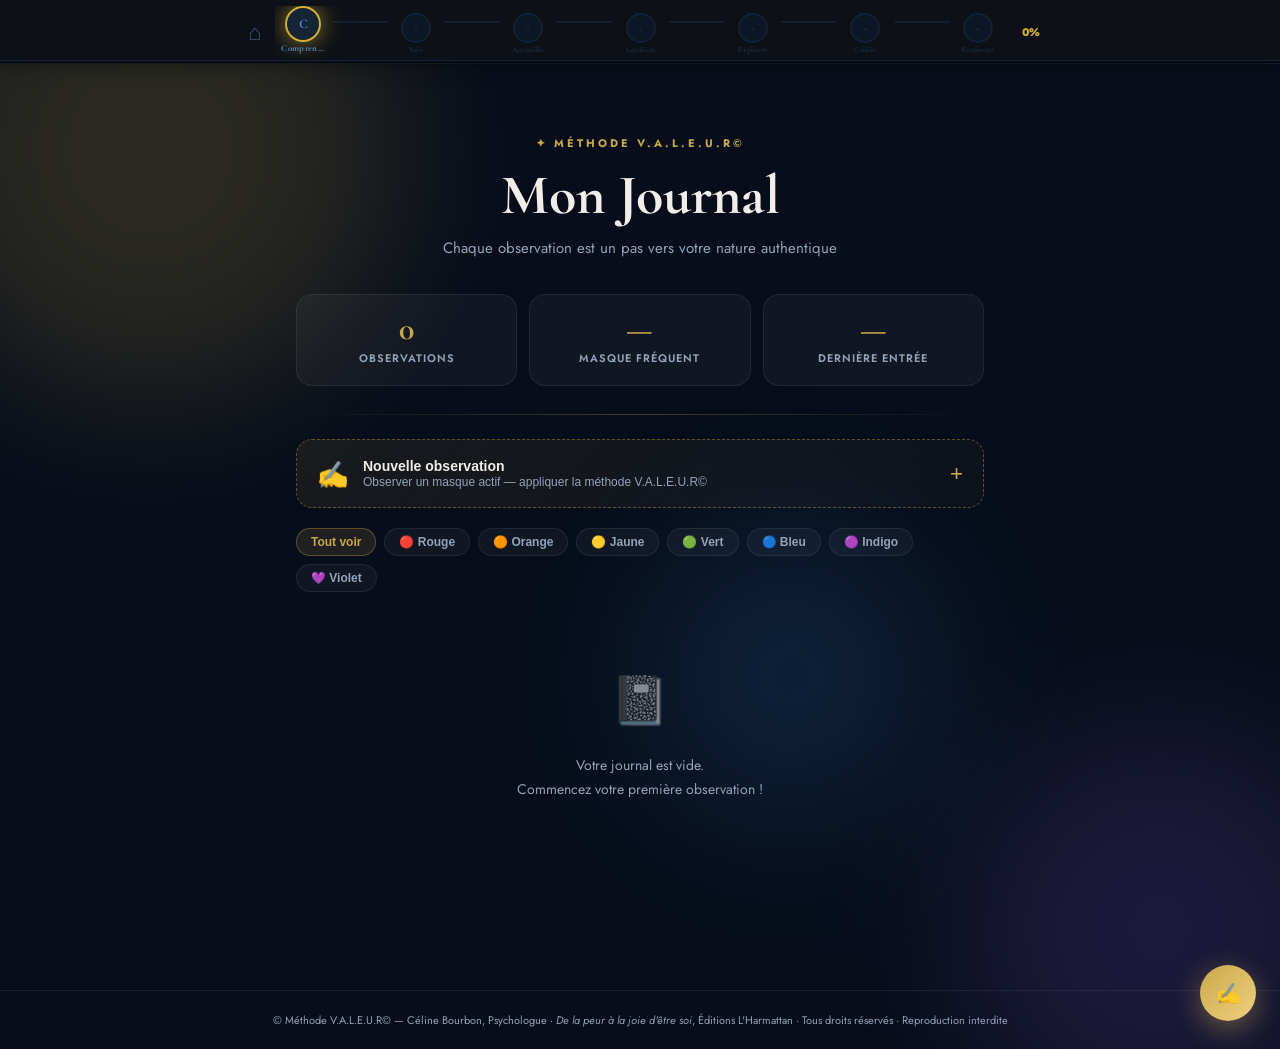
<file: journal.html>
<!DOCTYPE html>
<html lang="fr">
<head>
  <meta charset="UTF-8">
  <meta name="viewport" content="width=device-width, initial-scale=1, viewport-fit=cover">
  <title>V.A.L.E.U.R© — Journal</title>
  <link rel="preconnect" href="https://fonts.googleapis.com">
  <link rel="preconnect" href="https://fonts.gstatic.com" crossorigin>
  <link href="https://fonts.googleapis.com/css2?family=Cormorant+Garamond:ital,wght@0,300;0,400;0,600;0,700;1,300;1,400&family=Jost:wght@200;300;400;500;600;700&display=swap" rel="stylesheet">
  <style>
    /* ══ RESET ══ */
    *,*::before,*::after{box-sizing:border-box;margin:0;padding:0;}
    :root{
      --navy:#070D1A;--navy2:#0D1526;--navy3:#0D1525;--navy-card:#111827;
      --navy-border:rgba(255,255,255,.07);
      --gold:#C9A84C;--gold-light:#F0D080;--gold-glow:rgba(201,168,76,.18);
      --cream:#F2EDE6;--text:#E2E8F0;--muted:#94A3B8;
      --glass:rgba(255,255,255,.04);--gb:rgba(255,255,255,.08);
      --radius:16px;--radius-sm:10px;
      --transition:all .25s ease;
    }
    html{scroll-behavior:smooth;}
    body{
      background:var(--navy);color:var(--text);
      font-family:'Jost',sans-serif;font-size:15px;line-height:1.7;
      min-height:100vh;padding-top:70px;
    }

    /* ══ AURORA ══ */
    .bg-aurora{position:fixed;inset:0;z-index:0;pointer-events:none;overflow:hidden;}
    .orb{position:absolute;border-radius:50%;filter:blur(80px);opacity:.18;animation:orb-drift 18s ease-in-out infinite;}
    .orb1{width:500px;height:500px;top:-100px;left:-100px;background:#C9A84C;animation-delay:0s;}
    .orb2{width:400px;height:400px;bottom:-80px;right:-80px;background:#805AD5;animation-delay:-6s;}
    .orb3{width:300px;height:300px;top:50%;left:50%;background:#3182CE;animation-delay:-12s;}
    @keyframes orb-drift{0%,100%{transform:translate(0,0);}33%{transform:translate(30px,-20px);}66%{transform:translate(-20px,30px);}}

    /* ══ TOPBAR ══ */
    #valeur-progress-bar{position:fixed;top:0;left:0;right:0;z-index:200;}

    /* ══ HEADER ══ */
    .page-header{
      position:fixed;top:0;left:0;right:0;z-index:190;
      height:64px;display:flex;align-items:center;justify-content:space-between;
      padding:0 20px;
      background:rgba(7,13,26,.85);backdrop-filter:blur(16px);
      border-bottom:1px solid var(--navy-border);
    }
    .logo{font-family:'Cormorant Garamond',serif;font-size:1.3rem;font-weight:700;color:var(--gold);text-decoration:none;letter-spacing:.05em;}
    .header-nav{display:flex;align-items:center;gap:6px;}
    .header-nav a{
      font-size:12px;font-weight:600;letter-spacing:.5px;text-transform:uppercase;
      color:var(--muted);text-decoration:none;padding:6px 14px;border-radius:50px;
      border:1px solid transparent;transition:var(--transition);
    }
    .header-nav a:hover,.header-nav a.active{color:var(--gold);border-color:rgba(201,168,76,.3);background:rgba(201,168,76,.07);}

    /* ══ SCROLL LINE ══ */
    #scroll-line{position:fixed;top:64px;left:0;height:2px;z-index:191;
      background:linear-gradient(90deg,var(--gold),var(--gold-light));
      width:0%;transition:width .1s linear;}

    /* ══ MAIN ══ */
    main{position:relative;z-index:1;max-width:720px;margin:0 auto;padding:32px 16px 100px;}

    /* ══ HERO ══ */
    .page-hero{text-align:center;padding:40px 0 32px;}
    .hero-eyebrow{font-size:11px;font-weight:700;letter-spacing:3px;text-transform:uppercase;color:var(--gold);margin-bottom:12px;}
    .hero-title{font-family:'Cormorant Garamond',serif;font-size:clamp(2.2rem,7vw,3.5rem);font-weight:700;color:var(--cream);line-height:1.1;margin-bottom:10px;}
    .hero-sub{font-size:15px;color:var(--muted);max-width:420px;margin:0 auto;}

    /* ══ STATS ══ */
    .stats-grid{display:grid;grid-template-columns:repeat(3,1fr);gap:12px;margin-bottom:28px;}
    .stat-card{background:var(--glass);border:1px solid var(--navy-border);border-radius:var(--radius);padding:18px 12px;text-align:center;}
    .stat-val{font-family:'Cormorant Garamond',serif;font-size:2rem;font-weight:700;color:var(--gold);line-height:1;}
    .stat-label{font-size:11px;font-weight:600;letter-spacing:1px;text-transform:uppercase;color:var(--muted);margin-top:4px;}

    /* ══ DIVIDER ══ */
    .gold-divider{border:none;height:1px;background:linear-gradient(90deg,transparent,rgba(201,168,76,.3),transparent);margin:24px 0;}

    /* ══ NEW ENTRY BUTTON ══ */
    .new-entry-btn{
      display:flex;align-items:center;gap:14px;width:100%;text-align:left;
      padding:18px 20px;
      background:linear-gradient(135deg,rgba(201,168,76,.09),rgba(201,168,76,.03));
      border:1px dashed rgba(201,168,76,.4);border-radius:var(--radius);
      cursor:pointer;transition:var(--transition);margin-bottom:20px;
    }
    .new-entry-btn:hover{background:linear-gradient(135deg,rgba(201,168,76,.15),rgba(201,168,76,.06));transform:translateY(-2px);}
    .new-entry-icon{font-size:1.6rem;}
    .new-entry-label strong{display:block;font-size:14px;font-weight:600;color:var(--cream);}
    .new-entry-label small{font-size:12px;color:var(--muted);}
    .new-entry-plus{font-size:1.4rem;color:var(--gold);margin-left:auto;}

    /* ══ FORM ══ */
    .form-card{background:rgba(13,21,38,.8);border:1px solid rgba(201,168,76,.25);border-radius:var(--radius);padding:28px;margin-bottom:24px;display:none;}
    .form-card.open{display:block;}
    .form-card h3{font-family:'Cormorant Garamond',serif;font-size:1.4rem;color:var(--cream);margin-bottom:20px;}
    select,textarea{
      width:100%;background:rgba(255,255,255,.04);
      border:1px solid rgba(255,255,255,.1);border-radius:var(--radius-sm);
      color:var(--text);font-family:'Jost',sans-serif;font-size:14px;
      padding:12px 14px;resize:vertical;transition:var(--transition);
    }
    select{padding:12px 14px;cursor:pointer;}
    select:focus,textarea:focus{outline:none;border-color:rgba(201,168,76,.4);background:rgba(255,255,255,.06);}
    select option{background:#0D1526;}
    .form-group{margin-bottom:16px;}
    .valeur-steps{display:flex;flex-direction:column;gap:14px;margin:20px 0;}
    .step-item label{display:flex;align-items:center;gap:10px;font-size:13px;font-weight:600;color:var(--muted);margin-bottom:6px;letter-spacing:.3px;}
    .step-letter{
      width:26px;height:26px;border-radius:50%;
      background:linear-gradient(135deg,var(--gold),var(--gold-light));
      color:#070D1A;font-size:12px;font-weight:700;
      display:flex;align-items:center;justify-content:center;flex-shrink:0;
    }
    .form-actions{display:flex;gap:10px;margin-top:20px;flex-wrap:wrap;}
    .btn-primary{
      background:linear-gradient(135deg,var(--gold),var(--gold-light));
      color:#070D1A;font-family:'Jost',sans-serif;font-weight:700;font-size:14px;
      border:none;border-radius:50px;padding:12px 28px;cursor:pointer;
      box-shadow:0 4px 20px rgba(201,168,76,.3);transition:var(--transition);
    }
    .btn-primary:hover{transform:translateY(-2px);box-shadow:0 8px 30px rgba(201,168,76,.45);}
    .btn-secondary{
      background:transparent;color:var(--muted);font-family:'Jost',sans-serif;
      font-size:14px;border:1px solid rgba(255,255,255,.1);border-radius:50px;
      padding:12px 24px;cursor:pointer;transition:var(--transition);
    }
    .btn-secondary:hover{border-color:rgba(255,255,255,.2);color:var(--text);}

    /* ══ FILTER BAR ══ */
    .filter-bar{display:flex;gap:8px;flex-wrap:wrap;margin-bottom:20px;}
    .filter-btn{
      font-size:12px;font-weight:600;padding:6px 14px;border-radius:50px;
      border:1px solid var(--navy-border);background:var(--glass);
      color:var(--muted);cursor:pointer;transition:var(--transition);
    }
    .filter-btn:hover,.filter-btn.active{
      background:rgba(201,168,76,.12);border-color:rgba(201,168,76,.35);color:var(--gold);
    }

    /* ══ ENTRIES ══ */
    .entries-list{display:flex;flex-direction:column;gap:16px;}
    .entry-card{
      background:var(--glass);border:1px solid var(--navy-border);
      border-radius:var(--radius);padding:20px;
      animation:fade-in .3s ease;
    }
    @keyframes fade-in{from{opacity:0;transform:translateY(8px);}to{opacity:1;transform:none;}}
    .entry-top{display:flex;align-items:center;gap:12px;margin-bottom:14px;}
    .entry-masque-dot{
      width:36px;height:36px;border-radius:50%;
      display:flex;align-items:center;justify-content:center;
      font-size:1.1rem;flex-shrink:0;
    }
    .entry-meta{flex:1;}
    .entry-masque-name{font-size:13px;font-weight:600;color:var(--cream);}
    .entry-date{font-size:11px;color:var(--muted);}
    .entry-delete{
      background:transparent;border:1px solid rgba(255,255,255,.07);
      border-radius:8px;padding:5px 10px;font-size:11px;color:var(--muted);
      cursor:pointer;transition:var(--transition);
    }
    .entry-delete:hover{border-color:rgba(229,62,62,.4);color:#FC8181;}
    .valeur-steps-display{display:flex;flex-direction:column;gap:8px;}
    .step-row{display:flex;gap:10px;align-items:flex-start;}
    .step-badge{
      width:22px;height:22px;border-radius:50%;
      background:rgba(201,168,76,.15);color:var(--gold);
      font-size:10px;font-weight:700;display:flex;align-items:center;justify-content:center;
      flex-shrink:0;margin-top:2px;
    }
    .step-text{font-size:13px;color:rgba(242,237,230,.8);line-height:1.55;}
    .empty-state{text-align:center;padding:48px 20px;color:var(--muted);}
    .empty-state .empty-icon{font-size:3rem;margin-bottom:12px;opacity:.5;}
    .empty-state p{font-size:14px;}

    /* ══ FAB ══ */
    #fab-journal{
      position:fixed;bottom:28px;right:24px;z-index:300;
      width:56px;height:56px;border-radius:50%;
      background:linear-gradient(135deg,var(--gold),var(--gold-light));
      border:none;cursor:pointer;font-size:20px;
      box-shadow:0 8px 28px rgba(201,168,76,.45);
      display:flex;align-items:center;justify-content:center;
      transition:var(--transition);animation:fab-breathe 3s ease-in-out infinite;
    }
    #fab-journal:hover{transform:scale(1.1);}
    @keyframes fab-breathe{
      0%,100%{box-shadow:0 8px 28px rgba(201,168,76,.45),0 0 0 0 rgba(201,168,76,.35);}
      50%{box-shadow:0 8px 28px rgba(201,168,76,.45),0 0 0 10px rgba(201,168,76,0);}
    }

    /* ══ TOAST ══ */
    #toast{
      position:fixed;bottom:100px;left:50%;transform:translateX(-50%) translateY(20px);
      background:rgba(13,21,38,.95);border:1px solid var(--gold);
      border-radius:50px;padding:10px 24px;font-size:14px;color:var(--text);
      z-index:500;opacity:0;transition:all .4s ease;pointer-events:none;
      white-space:nowrap;
    }
    #toast.show{opacity:1;transform:translateX(-50%) translateY(0);}

    /* ══ COPYRIGHT ══ */
    .copyright{text-align:center;font-size:11px;color:var(--muted);padding:20px;border-top:1px solid var(--navy-border);margin-top:40px;}

    /* ══ MASQUE COLORS ══ */
    .m-rouge{background:rgba(229,62,62,.15);}
    .m-orange{background:rgba(237,137,54,.15);}
    .m-jaune{background:rgba(212,172,13,.15);}
    .m-vert{background:rgba(56,161,105,.15);}
    .m-bleu{background:rgba(49,130,206,.15);}
    .m-indigo{background:rgba(128,90,213,.15);}
    .m-violet{background:rgba(128,90,213,.15);}

    /* ══ RESPONSIVE ══ */
    @media(max-width:480px){
      .stats-grid{grid-template-columns:repeat(3,1fr);gap:8px;}
      .header-nav a{font-size:11px;padding:5px 10px;}
      .stat-val{font-size:1.5rem;}
    }

    /* ══ ANTI-COPY ══ */
    body{-webkit-user-select:none;-moz-user-select:none;user-select:none;}
    input,textarea,select{-webkit-user-select:text;-moz-user-select:text;user-select:text;}
  </style>
</head>
<body>

<!-- Aurora -->
<div class="bg-aurora" aria-hidden="true">
  <div class="orb orb1"></div>
  <div class="orb orb2"></div>
  <div class="orb orb3"></div>
</div>

<!-- Progress bar injecté par valeur-config.js -->
<div id="valeur-progress-bar"></div>
<div id="scroll-line"></div>

<!-- Header -->
<header class="page-header">
  <a href="dashboard.html" class="logo">V·A·L·E·U·R©</a>
  <nav class="header-nav">
    <a href="dashboard.html">⌂ Accueil</a>
    <a href="module0.html">📚 Modules</a>
    <a href="journal.html" class="active">📓 Journal</a>
  </nav>
</header>

<main>

  <!-- Hero -->
  <div class="page-hero">
    <div class="hero-eyebrow">✦ Méthode V.A.L.E.U.R©</div>
    <h1 class="hero-title">Mon Journal</h1>
    <p class="hero-sub">Chaque observation est un pas vers votre nature authentique</p>
  </div>

  <!-- Stats -->
  <div class="stats-grid" id="stats-grid">
    <div class="stat-card">
      <div class="stat-val" id="stat-total">0</div>
      <div class="stat-label">Observations</div>
    </div>
    <div class="stat-card">
      <div class="stat-val" id="stat-masque">—</div>
      <div class="stat-label">Masque fréquent</div>
    </div>
    <div class="stat-card">
      <div class="stat-val" id="stat-last">—</div>
      <div class="stat-label">Dernière entrée</div>
    </div>
  </div>

  <hr class="gold-divider">

  <!-- New entry button -->
  <button class="new-entry-btn" onclick="openForm()">
    <span class="new-entry-icon">✍️</span>
    <div class="new-entry-label">
      <strong>Nouvelle observation</strong>
      <small>Observer un masque actif — appliquer la méthode V.A.L.E.U.R©</small>
    </div>
    <span class="new-entry-plus">+</span>
  </button>

  <!-- Inline form -->
  <div class="form-card" id="form-card">
    <h3>Nouvelle Observation</h3>
    <form id="journal-form" autocomplete="off">
      <div class="form-group">
        <select name="masque" id="select-masque" required>
          <option value="">🎭 Quel masque détectez-vous ?</option>
          <option value="rouge">🔴 Rouge — Peur de la mort / maladie</option>
          <option value="orange">🟠 Orange — Peur de la souffrance</option>
          <option value="jaune">🟡 Jaune — Peur de l'incertitude</option>
          <option value="vert">🟢 Vert — Peur du rejet / abandon</option>
          <option value="bleu">🔵 Bleu — Peur de l'impuissance</option>
          <option value="indigo">🟣 Indigo — Peur de l'échec</option>
          <option value="violet">💜 Violet — Peur de perdre son identité</option>
        </select>
      </div>
      <div class="valeur-steps">
        <div class="step-item">
          <label><span class="step-letter">V</span> VOIR — le déclencheur</label>
          <textarea name="V" placeholder="Quelle situation a activé ce masque ? Décrivez précisément le contexte." rows="3"></textarea>
        </div>
        <div class="step-item">
          <label><span class="step-letter">A</span> ACCUEILLIR — l'émotion</label>
          <textarea name="A" placeholder="Quelle émotion est présente ? Nommez-la sans la juger." rows="3"></textarea>
        </div>
        <div class="step-item">
          <label><span class="step-letter">L</span> LOCALISER — dans le corps</label>
          <textarea name="L" placeholder="Où ressentez-vous ça dans votre corps ? Décrivez la sensation physique." rows="3"></textarea>
        </div>
        <div class="step-item">
          <label><span class="step-letter">E</span> EXPLORER — le conflit intérieur</label>
          <textarea name="E" placeholder="'Une part de moi voudrait... mais une autre a peur de...'" rows="3"></textarea>
        </div>
        <div class="step-item">
          <label><span class="step-letter">U</span> UNIFIER — la conscience</label>
          <textarea name="U" placeholder="Comment réconciliez-vous ces deux parties ? Quelle action consciente choisissez-vous ?" rows="3"></textarea>
        </div>
        <div class="step-item">
          <label><span class="step-letter">R</span> RENFORCER — l'ancrage</label>
          <textarea name="R" placeholder="Comment allez-vous ancrer cette prise de conscience ? Un geste, une phrase, un engagement." rows="3"></textarea>
        </div>
      </div>
      <div class="form-actions">
        <button type="submit" class="btn-primary">💾 Sauvegarder</button>
        <button type="button" class="btn-secondary" onclick="closeForm()">Annuler</button>
      </div>
    </form>
  </div>

  <!-- Filter bar -->
  <div class="filter-bar" id="filter-bar">
    <button class="filter-btn active" onclick="setFilter('all',this)">Tout voir</button>
    <button class="filter-btn" onclick="setFilter('rouge',this)">🔴 Rouge</button>
    <button class="filter-btn" onclick="setFilter('orange',this)">🟠 Orange</button>
    <button class="filter-btn" onclick="setFilter('jaune',this)">🟡 Jaune</button>
    <button class="filter-btn" onclick="setFilter('vert',this)">🟢 Vert</button>
    <button class="filter-btn" onclick="setFilter('bleu',this)">🔵 Bleu</button>
    <button class="filter-btn" onclick="setFilter('indigo',this)">🟣 Indigo</button>
    <button class="filter-btn" onclick="setFilter('violet',this)">💜 Violet</button>
  </div>

  <!-- Entries -->
  <div class="entries-list" id="entries-list"></div>

</main>

<!-- FAB -->
<button id="fab-journal" title="Nouvelle observation" onclick="openForm()">✍️</button>

<!-- Toast -->
<div id="toast"></div>

<!-- Copyright -->
<div class="copyright">
  © Méthode V.A.L.E.U.R© — Céline Bourbon, Psychologue · <em>De la peur à la joie d'être soi</em>, Éditions L'Harmattan · Tous droits réservés · Reproduction interdite
</div>

<script src="valeur-config.js"></script>
<script>
/* ══ VALEUR JOURNAL — implémentation autonome ══ */
var JOURNAL_KEY = 'valeur_journal_v2';
var currentFilter = 'all';

var MASQUES = {
  rouge:  { emoji:'🔴', label:'Rouge',  color:'rgba(229,62,62,.15)',   hex:'#E53E3E' },
  orange: { emoji:'🟠', label:'Orange', color:'rgba(237,137,54,.15)',  hex:'#ED8936' },
  jaune:  { emoji:'🟡', label:'Jaune',  color:'rgba(212,172,13,.15)',  hex:'#D4AC0D' },
  vert:   { emoji:'🟢', label:'Vert',   color:'rgba(56,161,105,.15)',  hex:'#38A169' },
  bleu:   { emoji:'🔵', label:'Bleu',   color:'rgba(49,130,206,.15)',  hex:'#3182CE' },
  indigo: { emoji:'🟣', label:'Indigo', color:'rgba(128,90,213,.15)', hex:'#805AD5' },
  violet: { emoji:'💜', label:'Violet', color:'rgba(159,122,234,.15)','hex':'#9F7AEA' }
};

function getEntries() {
  try { return JSON.parse(localStorage.getItem(JOURNAL_KEY) || '[]'); } catch(e) { return []; }
}
function saveEntries(arr) {
  try { localStorage.setItem(JOURNAL_KEY, JSON.stringify(arr)); } catch(e) {}
}
function addEntry(entry) {
  var arr = getEntries();
  entry.id = Date.now() + '-' + Math.random().toString(36).slice(2,7);
  entry.date = new Date().toISOString();
  arr.unshift(entry);
  saveEntries(arr);
}
function deleteEntry(id) {
  var arr = getEntries().filter(function(e){ return e.id !== id; });
  saveEntries(arr);
}

function openForm() {
  var fc = document.getElementById('form-card');
  fc.classList.add('open');
  fc.scrollIntoView({ behavior:'smooth', block:'start' });
}
function closeForm() {
  document.getElementById('form-card').classList.remove('open');
  document.getElementById('journal-form').reset();
}

function setFilter(f, btn) {
  currentFilter = f;
  document.querySelectorAll('.filter-btn').forEach(function(b){ b.classList.remove('active'); });
  btn.classList.add('active');
  renderEntries();
}

function showToast(msg) {
  var t = document.getElementById('toast');
  t.textContent = msg;
  t.classList.add('show');
  setTimeout(function(){ t.classList.remove('show'); }, 3000);
}

function confetti() {
  // Simple confetti burst
  var colors = ['#C9A84C','#F0D080','#E53E3E','#38A169','#3182CE','#805AD5'];
  for (var i = 0; i < 30; i++) {
    (function(i){
      setTimeout(function(){
        var d = document.createElement('div');
        d.style.cssText = 'position:fixed;top:50%;left:'+Math.random()*100+'vw;width:8px;height:8px;border-radius:2px;background:'+colors[Math.floor(Math.random()*colors.length)]+';z-index:9999;pointer-events:none;animation:cf-fall .8s ease-out forwards;';
        document.body.appendChild(d);
        setTimeout(function(){ d.remove(); }, 900);
      }, i * 30);
    })(i);
  }
  var style = document.createElement('style');
  style.textContent = '@keyframes cf-fall{0%{transform:translateY(0) rotate(0);opacity:1;}100%{transform:translateY(60vh) rotate(360deg);opacity:0;}}';
  document.head.appendChild(style);
}

function formatDate(iso) {
  var d = new Date(iso);
  var today = new Date();
  var diff = Math.floor((today - d) / (1000*60*60*24));
  if (diff === 0) return "Aujourd'hui";
  if (diff === 1) return "Hier";
  return "Il y a " + diff + "j";
}

function renderStats() {
  var all = getEntries();
  document.getElementById('stat-total').textContent = all.length;
  if (all.length) {
    var counts = {};
    all.forEach(function(e){ counts[e.masque] = (counts[e.masque]||0)+1; });
    var top = Object.keys(counts).reduce(function(a,b){ return counts[a]>counts[b]?a:b; });
    var m = MASQUES[top];
    document.getElementById('stat-masque').textContent = m ? m.emoji : top;
    document.getElementById('stat-last').textContent = formatDate(all[0].date);
  }
}

function renderEntries() {
  renderStats();
  var all = getEntries();
  var filtered = currentFilter === 'all' ? all : all.filter(function(e){ return e.masque === currentFilter; });
  var list = document.getElementById('entries-list');

  if (!filtered.length) {
    list.innerHTML = '<div class="empty-state"><div class="empty-icon">📓</div><p>' +
      (all.length ? 'Aucune entrée pour ce masque.' : 'Votre journal est vide.<br>Commencez votre première observation !') +
      '</p></div>';
    return;
  }

  list.innerHTML = filtered.map(function(e) {
    var m = MASQUES[e.masque] || { emoji:'🎭', label: e.masque, color: 'rgba(255,255,255,.05)' };
    var steps = [
      { l:'V', t:'Voir', v:e.V },
      { l:'A', t:'Accueillir', v:e.A },
      { l:'L', t:'Localiser', v:e.L },
      { l:'E', t:'Explorer', v:e.E },
      { l:'U', t:'Unifier', v:e.U },
      { l:'R', t:'Renforcer', v:e.R }
    ].filter(function(s){ return s.v && s.v.trim(); });

    return '<div class="entry-card" id="entry-' + e.id + '">' +
      '<div class="entry-top">' +
        '<div class="entry-masque-dot m-' + e.masque + '">' + m.emoji + '</div>' +
        '<div class="entry-meta">' +
          '<div class="entry-masque-name">Masque ' + m.label + '</div>' +
          '<div class="entry-date">' + formatDate(e.date) + ' · ' + new Date(e.date).toLocaleDateString('fr-FR') + '</div>' +
        '</div>' +
        '<button class="entry-delete" onclick="confirmDelete(\'' + e.id + '\')">✕ Supprimer</button>' +
      '</div>' +
      (steps.length ? '<div class="valeur-steps-display">' +
        steps.map(function(s){
          return '<div class="step-row">' +
            '<div class="step-badge">' + s.l + '</div>' +
            '<div class="step-text"><strong>' + s.t + '</strong> · ' + escHtml(s.v) + '</div>' +
          '</div>';
        }).join('') +
      '</div>' : '') +
    '</div>';
  }).join('');
}

function escHtml(str) {
  return String(str)
    .replace(/&/g,'&amp;')
    .replace(/</g,'&lt;')
    .replace(/>/g,'&gt;')
    .replace(/"/g,'&quot;');
}

function confirmDelete(id) {
  if (confirm('Supprimer cette observation ?')) {
    deleteEntry(id);
    showToast('Entrée supprimée');
    renderEntries();
  }
}

// Form submit
document.getElementById('journal-form').addEventListener('submit', function(e) {
  e.preventDefault();
  var masque = document.getElementById('select-masque').value;
  if (!masque) { showToast('⚠️ Sélectionnez un masque'); return; }
  var data = new FormData(this);
  addEntry({
    masque: masque,
    V: data.get('V'), A: data.get('A'), L: data.get('L'),
    E: data.get('E'), U: data.get('U'), R: data.get('R')
  });
  this.reset();
  closeForm();
  confetti();
  showToast('✨ Observation sauvegardée !');
  renderEntries();
});

// Scroll line
window.addEventListener('scroll', function(){
  var doc = document.documentElement;
  var pct = (doc.scrollTop||document.body.scrollTop)/(doc.scrollHeight-doc.clientHeight)*100;
  var sl = document.getElementById('scroll-line');
  if (sl) sl.style.width = Math.min(pct,100)+'%';
}, {passive:true});

// Anti-copy
document.addEventListener('contextmenu', function(e){ e.preventDefault(); });
document.addEventListener('selectstart', function(e){
  if(e.target.tagName==='TEXTAREA'||e.target.tagName==='INPUT'||e.target.tagName==='SELECT') return;
  e.preventDefault();
});
document.addEventListener('copy', function(e){
  if(e.target.tagName==='TEXTAREA'||e.target.tagName==='INPUT') return;
  e.preventDefault();
});

// Init
document.addEventListener('DOMContentLoaded', function(){
  if (typeof VALEUR_PROGRESS !== 'undefined') {
    try { VALEUR_PROGRESS.render(''); } catch(err) {}
  }
  renderEntries();
});
</script>
</body>
</html>
</file>
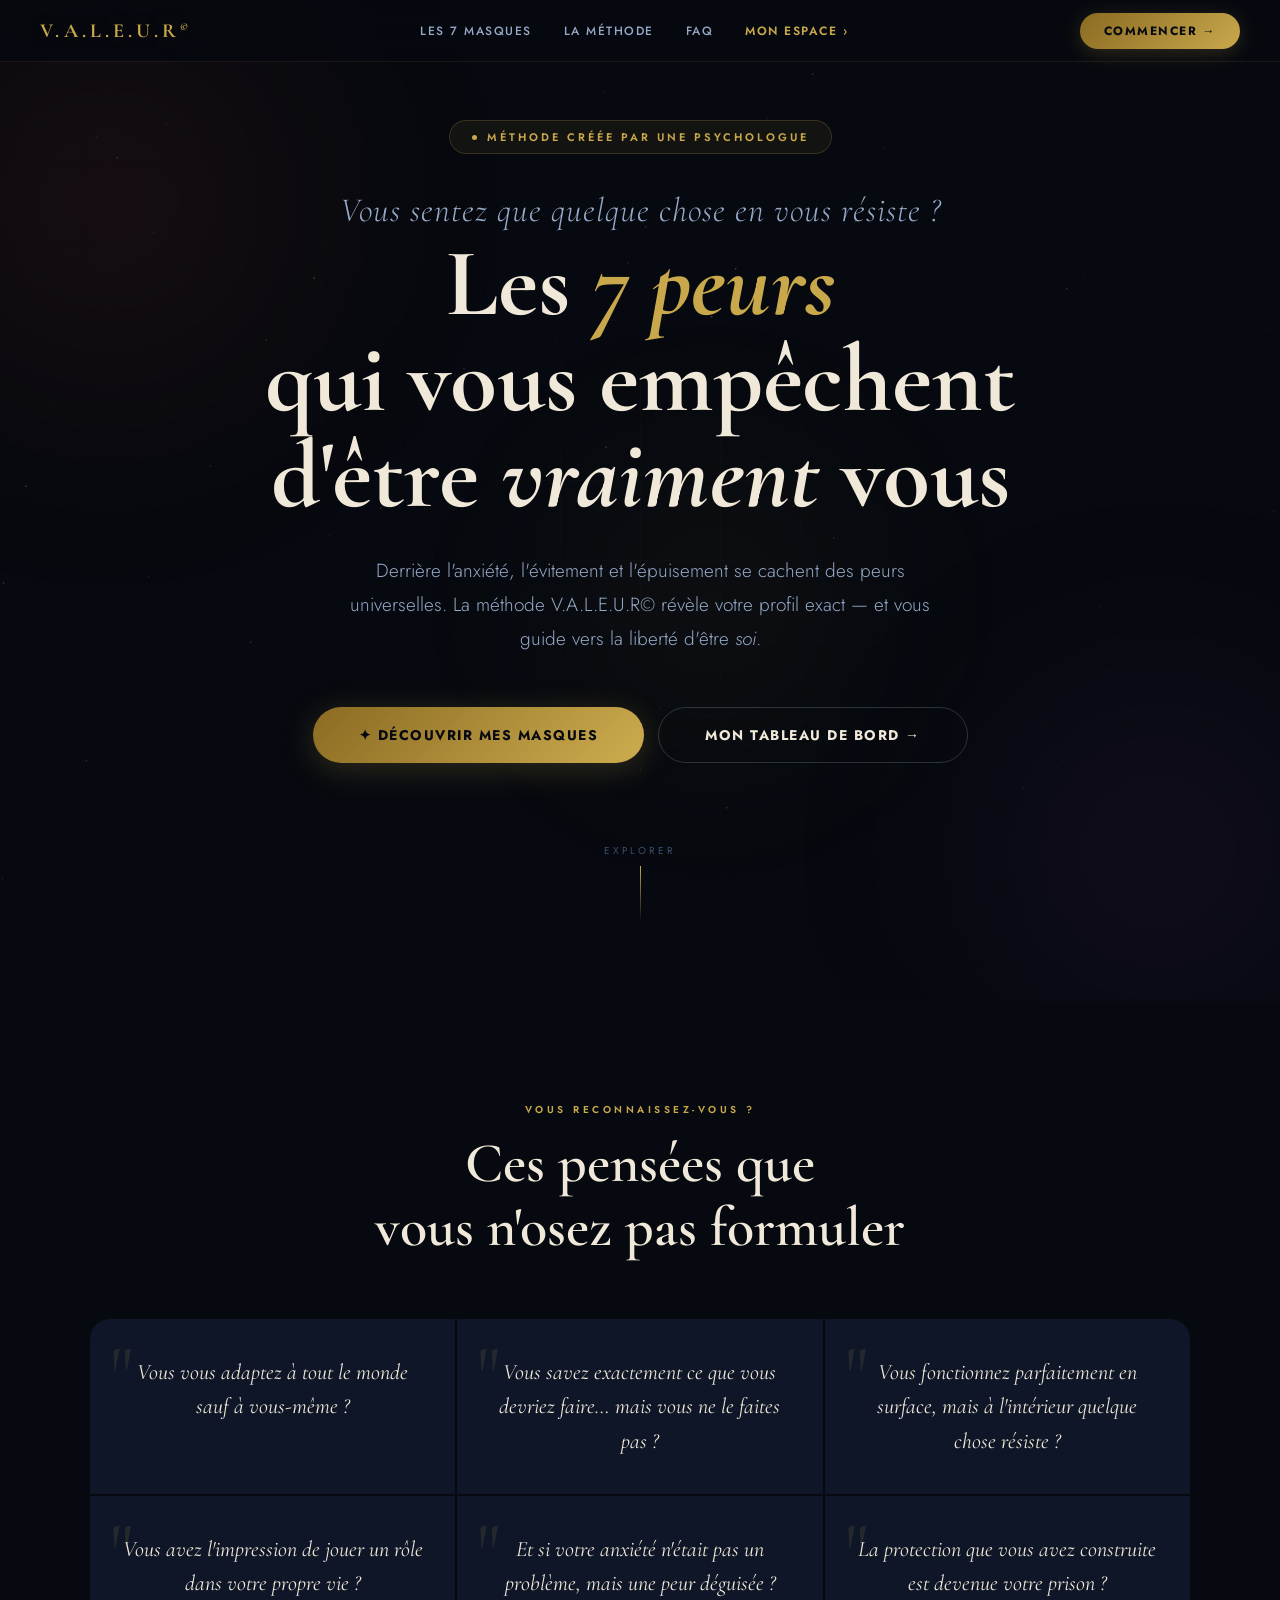
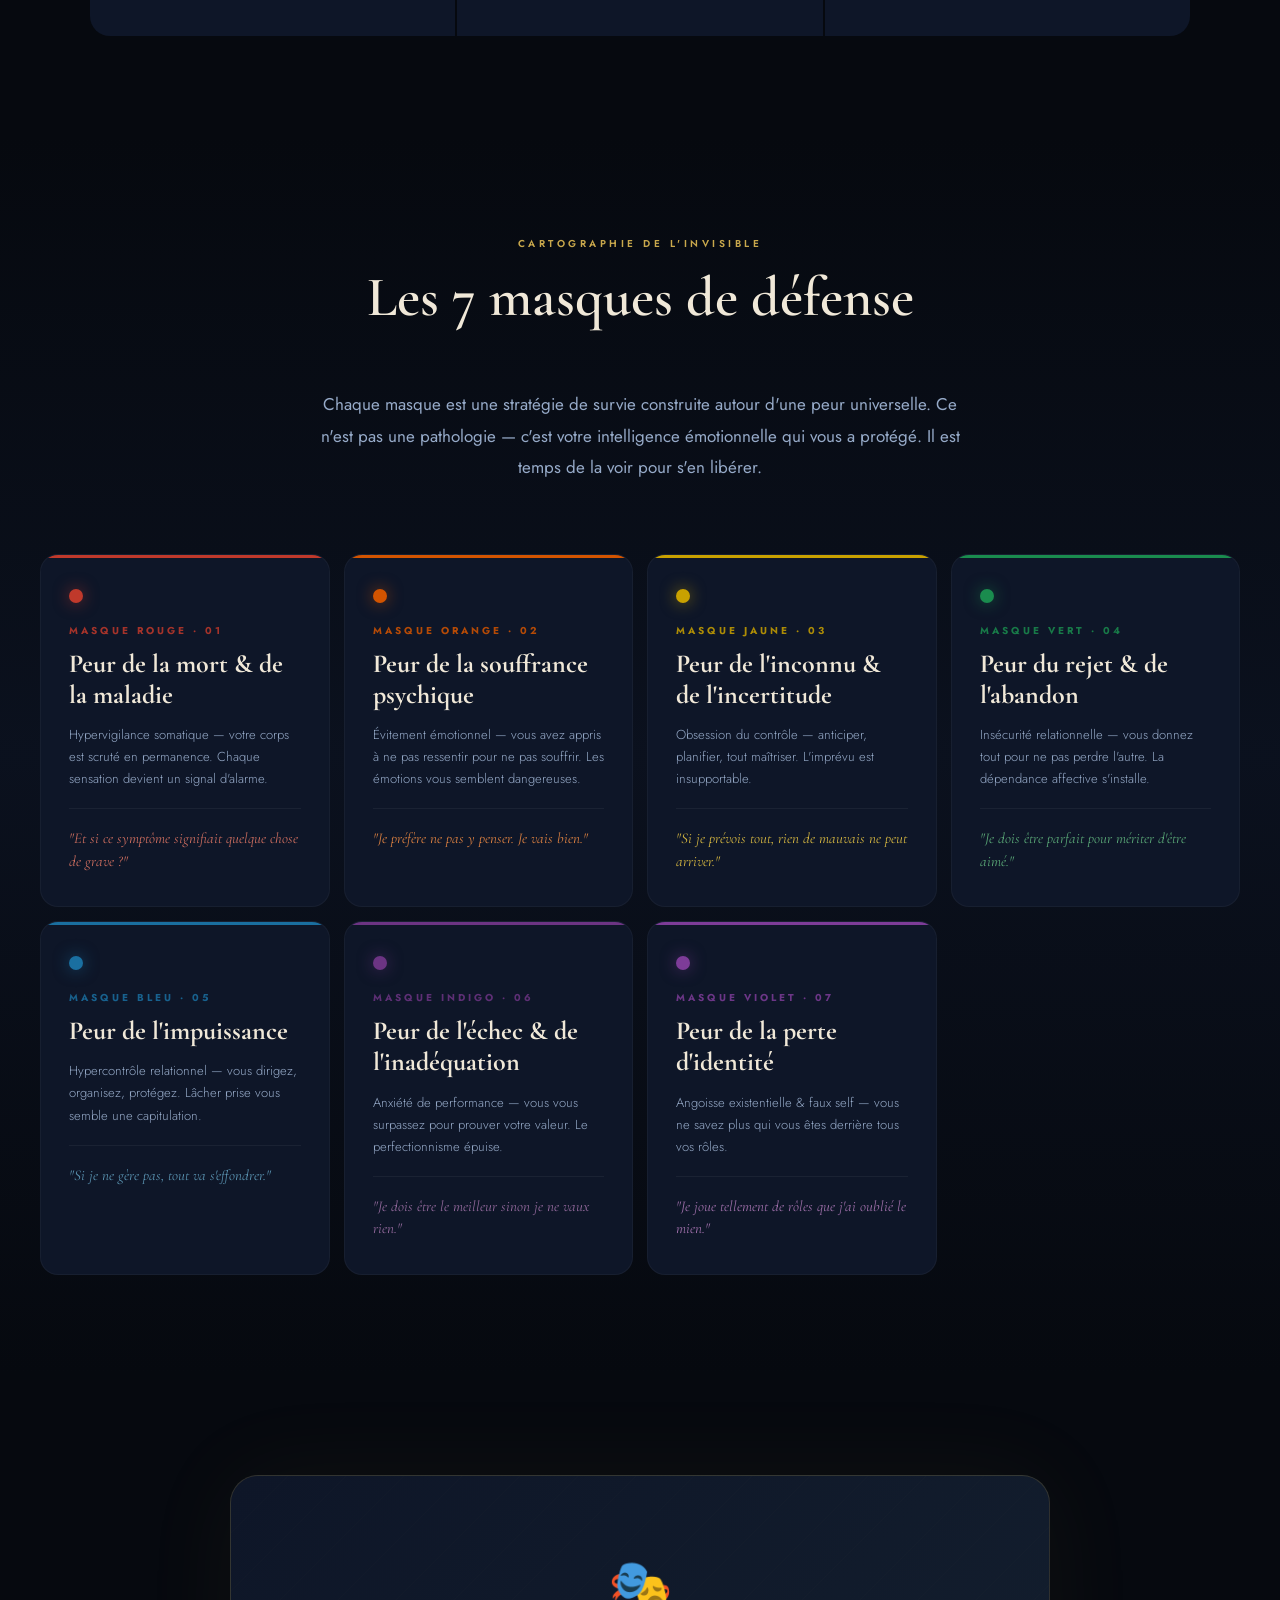
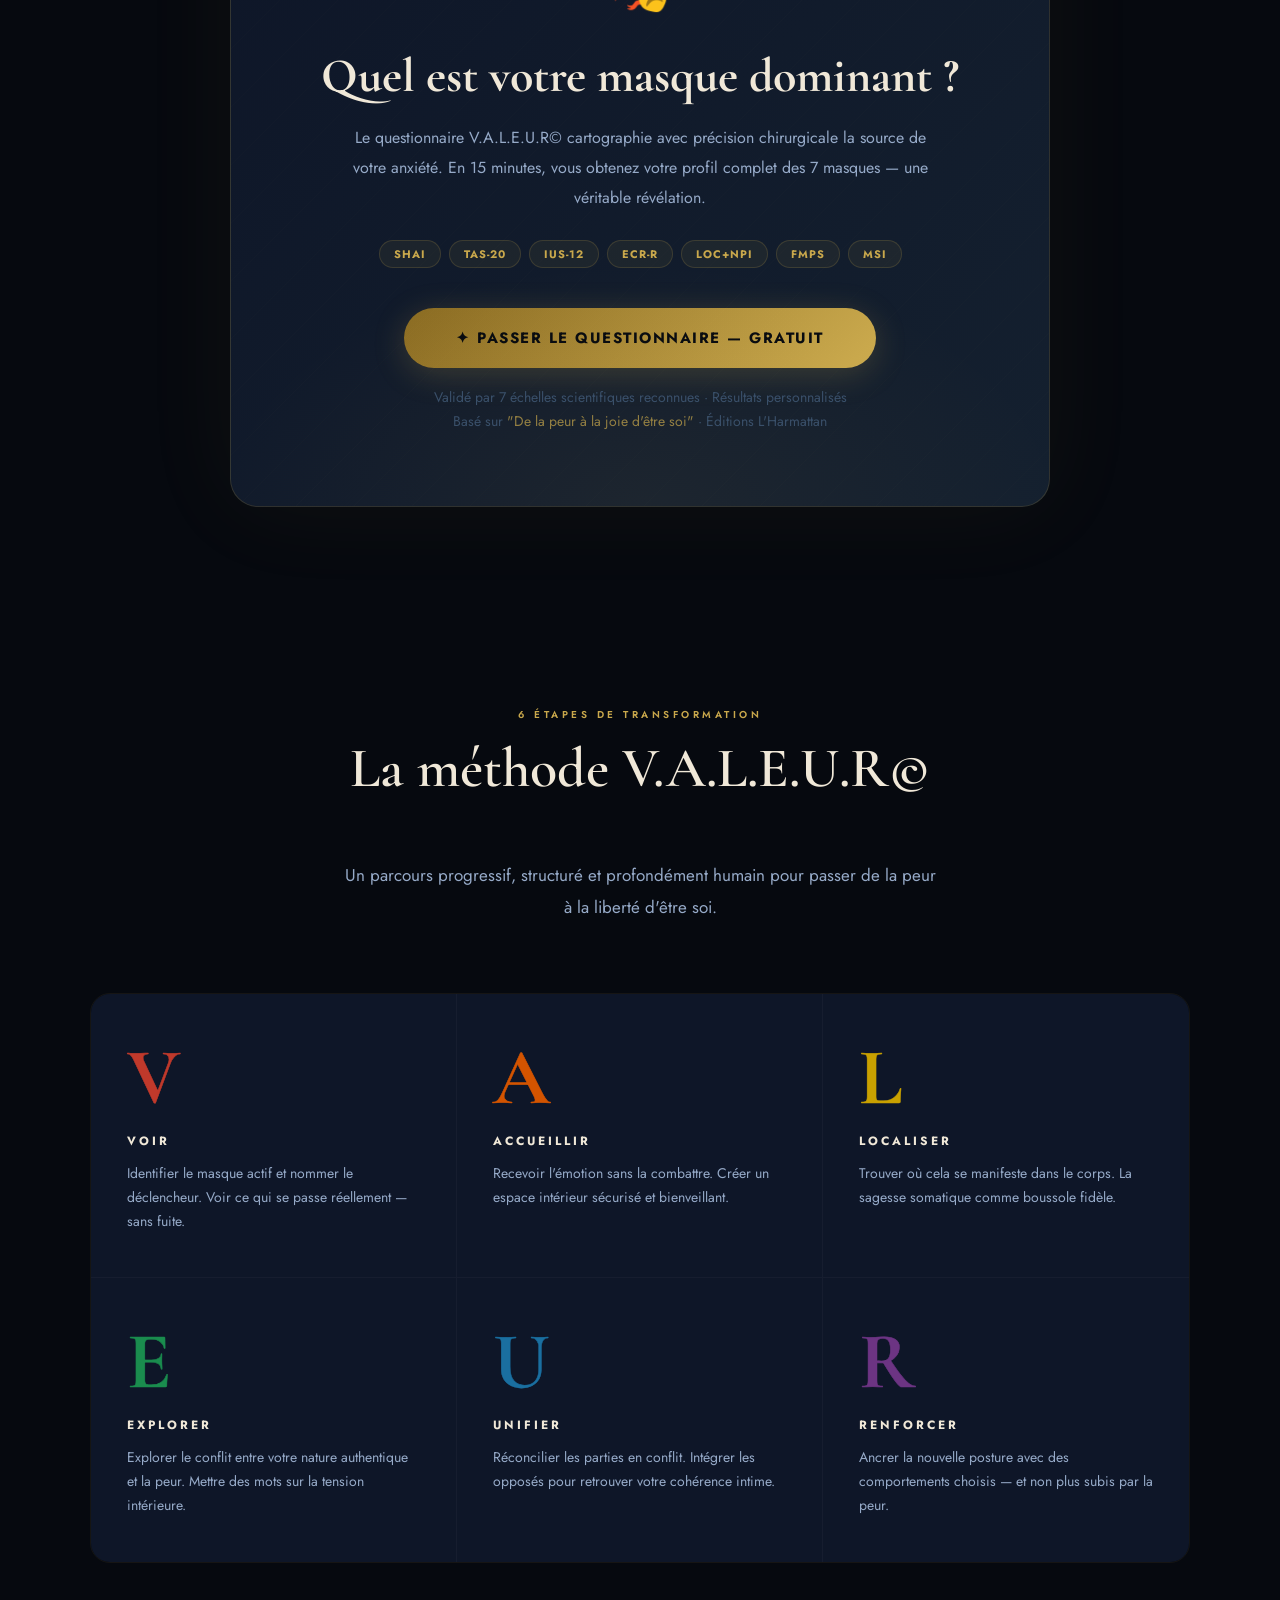
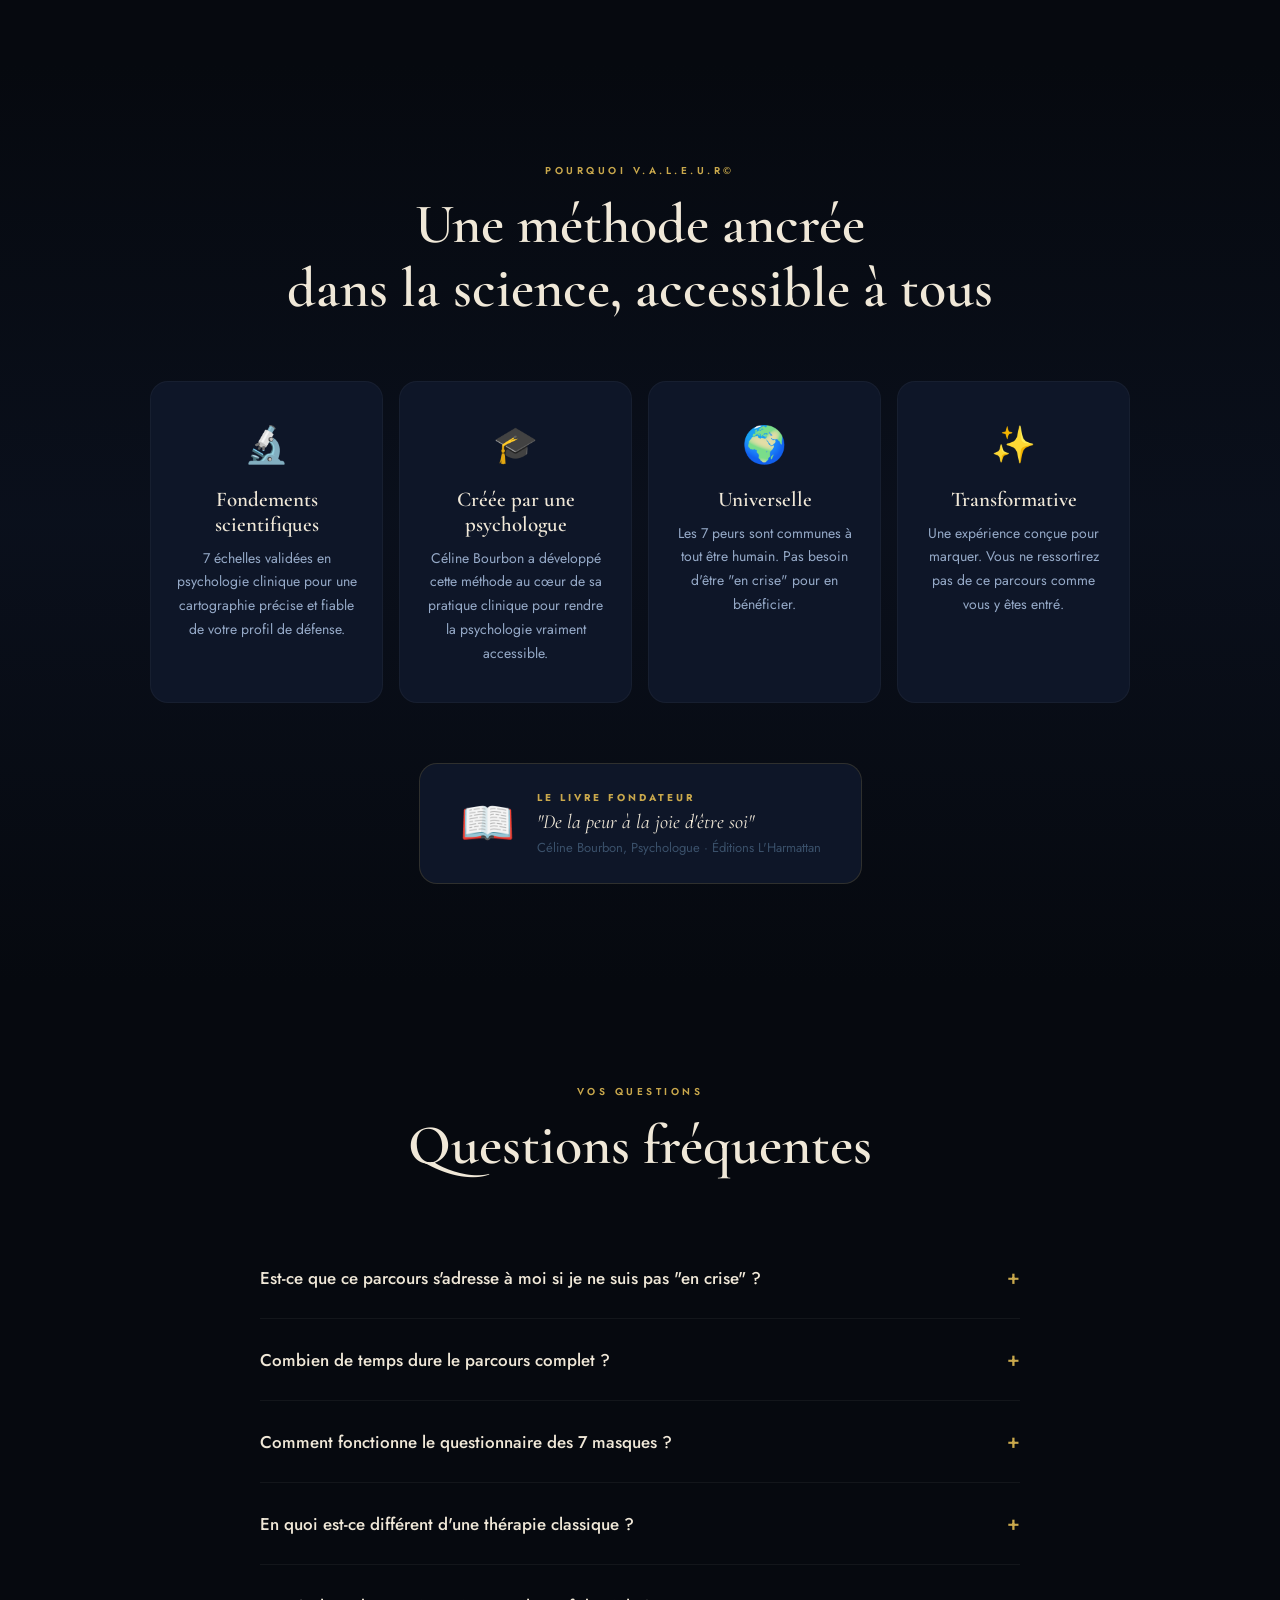
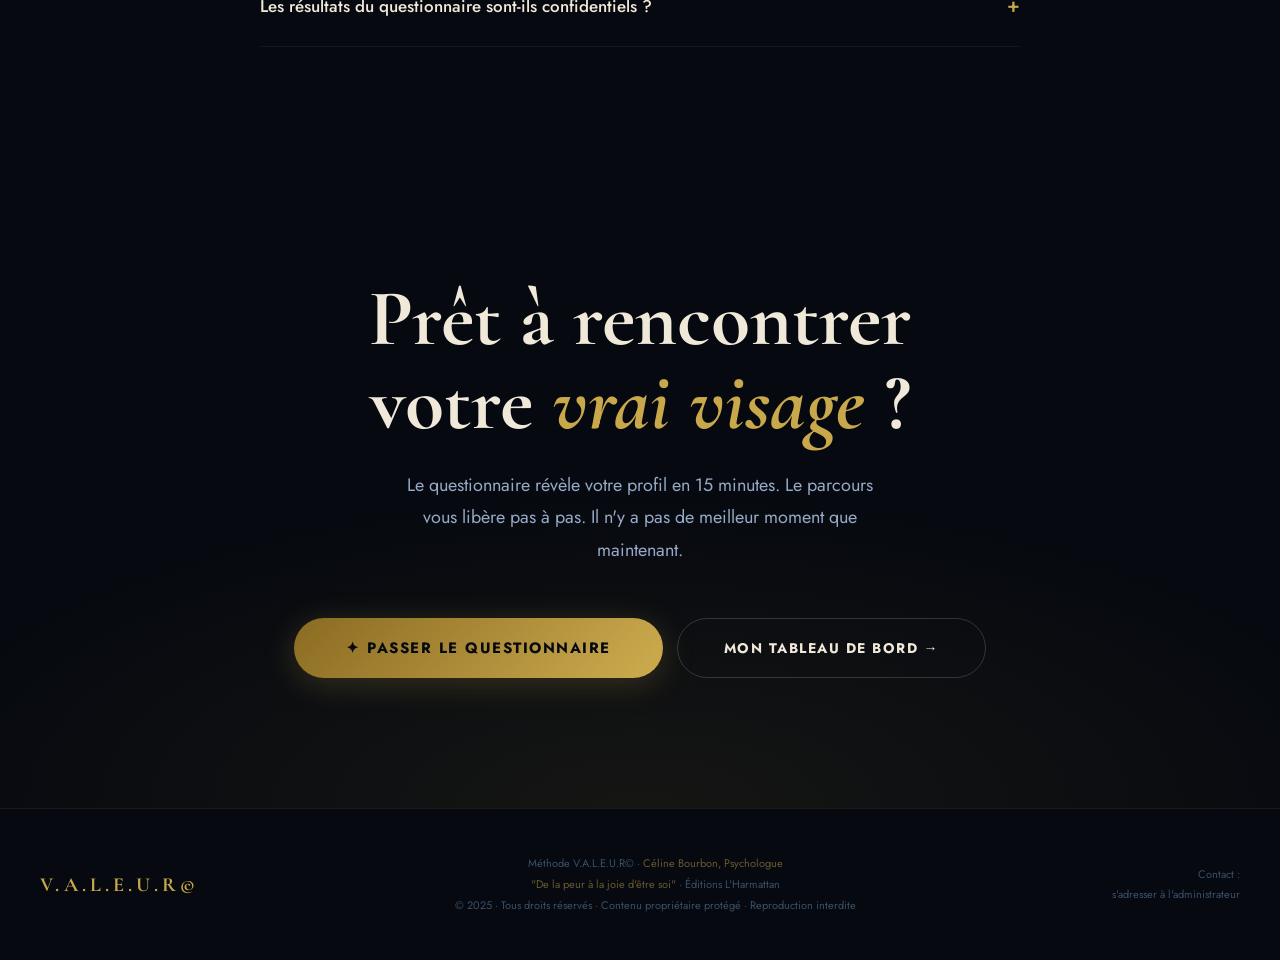
<file: landing.html>
<!DOCTYPE html>
<html lang="fr">
<head>
<meta charset="UTF-8">
<meta name="viewport" content="width=device-width, initial-scale=1.0">
<title>V.A.L.E.U.R© — Se libérer des 7 peurs qui empêchent d'être soi</title>
<meta name="description" content="La méthode V.A.L.E.U.R© de Céline Bourbon, psychologue. Cartographiez vos défenses, identifiez vos peurs universelles, et devenez enfin vous-même.">
<meta name="robots" content="noindex, nofollow">

<link rel="preconnect" href="https://fonts.googleapis.com">
<link href="https://fonts.googleapis.com/css2?family=Cormorant+Garamond:ital,wght@0,300;0,400;0,600;0,700;1,300;1,400;1,600;1,700&family=Jost:wght@200;300;400;500;600;700&display=swap" rel="stylesheet">

<style>
/* ═══════════════════════════════════════ RESET */
*,*::before,*::after{box-sizing:border-box;margin:0;padding:0}
html{scroll-behavior:smooth;font-size:16px}
body{
  font-family:'Jost',sans-serif;
  background:#06090f;
  color:#c0cfe8;
  overflow-x:hidden;
  -webkit-user-select:none;
  user-select:none;
}
img{pointer-events:none;-webkit-user-drag:none}

/* ═══════════════════════════════════════ VARIABLES */
:root{
  --navy:   #06090f;
  --n1:     #0a0f1e;
  --n2:     #0e1628;
  --n3:     #14202f;
  --n4:     #1a2940;
  --gold:   #c9a84c;
  --gold2:  #e8cc7a;
  --gold3:  #8a6b22;
  --goldg:  rgba(201,168,76,.22);
  --cream:  #f0e8d8;
  --txt:    #96aac8;
  --dim:    #3a506a;
  --border: rgba(201,168,76,.1);

  /* masques */
  --rouge:  #c0392b;
  --orange: #d35400;
  --jaune:  #c9a100;
  --vert:   #1a8c4e;
  --bleu:   #1a6fa0;
  --indigo: #6c3483;
  --violet: #7d3c98;
}

/* ═══════════════════════════════════════ NAV */
nav{
  position:fixed;top:0;left:0;right:0;z-index:990;
  height:62px;
  display:flex;align-items:center;justify-content:space-between;
  padding:0 40px;
  background:rgba(6,9,15,.88);
  backdrop-filter:blur(18px);
  border-bottom:1px solid var(--border);
  transition:background .3s;
}
.nav-logo{
  font-family:'Cormorant Garamond',serif;
  font-size:20px;font-weight:700;
  color:var(--gold);letter-spacing:4px;
  white-space:nowrap;
  text-shadow:0 0 30px var(--goldg);
}
.nav-logo sup{font-size:11px;vertical-align:super;letter-spacing:1px}
.nav-links{display:flex;align-items:center;gap:32px}
.nav-links a{
  font-size:12px;font-weight:500;letter-spacing:1.5px;
  text-transform:uppercase;color:var(--txt);
  text-decoration:none;transition:color .2s;
}
.nav-links a:hover{color:var(--cream)}
.nav-btn{
  background:linear-gradient(135deg,var(--gold3),var(--gold));
  color:var(--navy);border:none;border-radius:40px;
  padding:9px 24px;
  font-family:'Jost',sans-serif;font-size:12px;font-weight:700;
  letter-spacing:1.5px;text-transform:uppercase;
  cursor:pointer;text-decoration:none;
  transition:all .3s;
  box-shadow:0 4px 20px var(--goldg);
}
.nav-btn:hover{transform:translateY(-2px);box-shadow:0 8px 30px rgba(201,168,76,.4)}

/* ═══════════════════════════════════════ HERO */
.hero{
  min-height:100vh;
  display:grid;place-items:center;
  text-align:center;
  padding:120px 24px 80px;
  position:relative;overflow:hidden;
}

/* Canvas étoiles */
#heroCanvas{
  position:absolute;inset:0;
  pointer-events:none;opacity:.5;
}

/* Orbes lumière */
.hero-orb{
  position:absolute;border-radius:50%;
  filter:blur(90px);pointer-events:none;
  animation:orbFloat 10s ease-in-out infinite alternate;
}
.orb1{width:600px;height:600px;top:-10%;left:-15%;
  background:radial-gradient(circle,rgba(192,57,43,.12),transparent 70%)}
.orb2{width:500px;height:500px;bottom:-10%;right:-10%;
  background:radial-gradient(circle,rgba(108,52,131,.15),transparent 70%)}
.orb3{width:400px;height:400px;top:40%;left:40%;
  background:radial-gradient(circle,rgba(201,168,76,.07),transparent 70%)}

@keyframes orbFloat{
  from{transform:translate(0,0) scale(1)}
  to  {transform:translate(30px,20px) scale(1.08)}
}

/* Grille fond */
.hero-grid{
  position:absolute;inset:0;pointer-events:none;
  background-image:
    linear-gradient(rgba(201,168,76,.025) 1px,transparent 1px),
    linear-gradient(90deg,rgba(201,168,76,.025) 1px,transparent 1px);
  background-size:80px 80px;
  mask-image:radial-gradient(ellipse 80% 80% at 50% 50%,black,transparent);
}

.hero-inner{position:relative;z-index:2;max-width:900px}

.hero-eyebrow{
  display:inline-flex;align-items:center;gap:10px;
  background:rgba(201,168,76,.07);
  border:1px solid rgba(201,168,76,.2);
  border-radius:40px;padding:8px 22px;
  font-size:11px;font-weight:600;letter-spacing:3px;
  text-transform:uppercase;color:var(--gold);
  margin-bottom:40px;
  animation:fadeDown .8s ease both;
}
.hero-eyebrow::before{
  content:'';width:5px;height:5px;border-radius:50%;
  background:var(--gold);
  animation:blink 2s ease-in-out infinite;
}
@keyframes blink{0%,100%{opacity:1}50%{opacity:.2}}

.hero-h1{
  font-family:'Cormorant Garamond',serif;
  font-size:clamp(42px,8vw,96px);
  font-weight:700;line-height:1.0;
  color:var(--cream);
  margin-bottom:30px;
  animation:fadeUp .9s .1s ease both;
}
.hero-h1 .gold{color:var(--gold);font-style:italic}
.hero-h1 .line-sm{
  display:block;
  font-size:clamp(18px,3vw,34px);
  font-weight:300;font-style:italic;
  color:var(--txt);
  margin-bottom:8px;letter-spacing:1px;
}

.hero-sub{
  font-size:clamp(15px,2vw,19px);
  font-weight:300;line-height:1.8;
  color:var(--txt);
  max-width:620px;margin:0 auto 50px;
  animation:fadeUp .9s .2s ease both;
}

.hero-ctas{
  display:flex;gap:14px;flex-wrap:wrap;
  justify-content:center;
  margin-bottom:80px;
  animation:fadeUp .9s .3s ease both;
}

.btn-hero{
  display:inline-flex;align-items:center;gap:10px;
  padding:17px 46px;border-radius:50px;
  font-family:'Jost',sans-serif;
  font-size:14px;font-weight:700;letter-spacing:1.5px;
  text-transform:uppercase;cursor:pointer;
  text-decoration:none;border:none;
  transition:all .35s ease;
}
.btn-hero.primary{
  background:linear-gradient(135deg,var(--gold3),var(--gold),var(--gold2));
  background-size:200% auto;
  color:var(--navy);
  box-shadow:0 6px 32px var(--goldg);
}
.btn-hero.primary:hover{
  background-position:right;
  transform:translateY(-3px);
  box-shadow:0 14px 44px rgba(201,168,76,.45);
}
.btn-hero.ghost{
  background:transparent;
  border:1px solid rgba(192,211,240,.2);
  color:var(--cream);
}
.btn-hero.ghost:hover{
  border-color:var(--gold);color:var(--gold);
  transform:translateY(-2px);
}

/* Scroll indicator */
.hero-scroll{
  display:flex;flex-direction:column;align-items:center;gap:8px;
  animation:fadeUp .9s .7s ease both;
}
.hero-scroll span{
  font-size:10px;letter-spacing:3px;text-transform:uppercase;
  color:var(--dim);
}
.scroll-stem{
  width:1px;height:56px;
  background:linear-gradient(to bottom,var(--gold),transparent);
  animation:stemPulse 2.2s ease-in-out infinite;
}
@keyframes stemPulse{0%,100%{opacity:.3}50%{opacity:1}}

/* ═══════════════════════════════════════ RECONNAISSANCE */
.recog{padding:100px 24px;text-align:center}
.recog-inner{max-width:1100px;margin:0 auto}

.tag{
  font-size:10px;font-weight:600;letter-spacing:3.5px;
  text-transform:uppercase;color:var(--gold);
  display:block;margin-bottom:14px;
}

.h2{
  font-family:'Cormorant Garamond',serif;
  font-size:clamp(30px,5vw,56px);
  font-weight:600;line-height:1.15;
  color:var(--cream);margin-bottom:60px;
}

.recog-quotes{
  display:grid;
  grid-template-columns:repeat(auto-fit,minmax(290px,1fr));
  gap:2px;
  border-radius:20px;overflow:hidden;
}
.q-item{
  background:var(--n2);
  padding:36px 32px;
  position:relative;
  transition:background .3s;
}
.q-item:hover{background:var(--n3)}
.q-open{
  position:absolute;top:16px;left:20px;
  font-family:'Cormorant Garamond',serif;
  font-size:80px;line-height:1;
  color:var(--gold);opacity:.12;
  pointer-events:none;
}
.q-text{
  font-family:'Cormorant Garamond',serif;
  font-size:clamp(18px,2.2vw,22px);
  font-style:italic;line-height:1.55;
  color:var(--cream);
  position:relative;z-index:1;
}

/* ═══════════════════════════════════════ LES 7 MASQUES */
.masques{
  padding:100px 24px;
  background:linear-gradient(180deg,transparent,rgba(14,22,40,.6),transparent);
}
.masques-inner{max-width:1200px;margin:0 auto}
.masques-head{text-align:center;margin-bottom:20px}
.masques-intro{
  font-size:17px;line-height:1.85;color:var(--txt);
  max-width:660px;margin:18px auto 70px;
}

/* Roue / grille 7 masques */
.masques-grid{
  display:grid;
  grid-template-columns:repeat(auto-fill,minmax(280px,1fr));
  gap:14px;
}

.mask-card{
  background:var(--n2);
  border-radius:18px;
  border:1px solid rgba(255,255,255,.04);
  padding:34px 28px;
  position:relative;overflow:hidden;
  transition:transform .35s ease,border-color .35s ease,box-shadow .35s ease;
  cursor:default;
}
.mask-card::before{
  content:'';
  position:absolute;top:0;left:0;right:0;height:3px;
  background:var(--mc);
  border-radius:18px 18px 0 0;
}
.mask-card::after{
  content:'';
  position:absolute;inset:0;
  background:radial-gradient(ellipse 70% 50% at 50% 0%,color-mix(in srgb,var(--mc) 8%,transparent),transparent 60%);
  opacity:0;transition:opacity .35s;
  pointer-events:none;
}
.mask-card:hover{
  transform:translateY(-8px);
  border-color:color-mix(in srgb,var(--mc) 40%,transparent);
  box-shadow:0 20px 50px rgba(0,0,0,.5);
}
.mask-card:hover::after{opacity:1}

.mask-dot{
  width:14px;height:14px;border-radius:50%;
  background:var(--mc);
  box-shadow:0 0 16px color-mix(in srgb,var(--mc) 60%,transparent);
  margin-bottom:20px;
}
.mask-num{
  font-size:10px;font-weight:700;letter-spacing:3px;
  text-transform:uppercase;color:var(--mc);
  margin-bottom:10px;display:block;
  opacity:.85;
}
.mask-peur{
  font-family:'Cormorant Garamond',serif;
  font-size:clamp(20px,2.4vw,26px);
  font-weight:700;color:var(--cream);
  line-height:1.2;margin-bottom:14px;
}
.mask-mani{
  font-size:13px;line-height:1.7;
  color:var(--txt);font-weight:300;
}
.mask-quote{
  margin-top:18px;padding-top:18px;
  border-top:1px solid rgba(255,255,255,.05);
  font-family:'Cormorant Garamond',serif;
  font-size:15px;font-style:italic;
  color:color-mix(in srgb,var(--mc) 70%,var(--cream));
  line-height:1.5;
}

/* ═══════════════════════════════════════ QUESTIONNAIRE CTA */
.qcta{padding:100px 24px;text-align:center}
.qcta-box{
  max-width:820px;margin:0 auto;
  background:linear-gradient(135deg,var(--n2),var(--n3));
  border:1px solid rgba(201,168,76,.18);
  border-radius:28px;
  padding:72px 56px;
  position:relative;overflow:hidden;
  box-shadow:0 0 100px rgba(201,168,76,.06);
}
.qcta-box::before{
  content:'';position:absolute;inset:0;
  background:radial-gradient(ellipse 80% 60% at 50% 100%,rgba(201,168,76,.06),transparent 65%);
  pointer-events:none;
}
/* Lignes décoratives diagonales */
.qcta-box::after{
  content:'';position:absolute;inset:0;
  background:repeating-linear-gradient(
    -45deg,
    transparent,transparent 40px,
    rgba(201,168,76,.012) 40px,rgba(201,168,76,.012) 41px
  );
  pointer-events:none;
}

.qcta-icon{
  font-size:52px;margin-bottom:24px;
  display:block;position:relative;z-index:1;
  animation:iconFloat 4s ease-in-out infinite;
}
@keyframes iconFloat{
  0%,100%{transform:translateY(0)}
  50%   {transform:translateY(-8px)}
}

.qcta-title{
  font-family:'Cormorant Garamond',serif;
  font-size:clamp(28px,4.5vw,48px);
  font-weight:700;color:var(--cream);
  line-height:1.2;margin-bottom:18px;
  position:relative;z-index:1;
}
.qcta-sub{
  font-size:16px;line-height:1.85;
  color:var(--txt);max-width:580px;
  margin:0 auto 28px;
  position:relative;z-index:1;
}

.science-pills{
  display:flex;flex-wrap:wrap;justify-content:center;gap:8px;
  margin-bottom:40px;position:relative;z-index:1;
}
.s-pill{
  background:rgba(201,168,76,.07);
  border:1px solid rgba(201,168,76,.18);
  border-radius:20px;padding:5px 14px;
  font-size:11px;font-weight:700;letter-spacing:1px;
  color:var(--gold);text-transform:uppercase;
}

.qcta-promise{
  font-size:14px;color:var(--dim);
  margin-top:18px;line-height:1.7;
  position:relative;z-index:1;
}
.qcta-promise span{color:rgba(201,168,76,.7)}

/* ═══════════════════════════════════════ LA METHODE */
.methode{padding:100px 24px}
.methode-inner{max-width:1100px;margin:0 auto}
.methode-head{text-align:center;margin-bottom:70px}
.methode-sub{
  font-size:17px;line-height:1.85;color:var(--txt);
  max-width:600px;margin:18px auto 0;
}

.steps-wrap{
  display:grid;
  grid-template-columns:repeat(3,1fr);
  gap:0;
  border-radius:20px;overflow:hidden;
  border:1px solid rgba(201,168,76,.08);
}
@media(max-width:768px){.steps-wrap{grid-template-columns:1fr}}

.step{
  padding:44px 36px;
  background:var(--n2);
  border-right:1px solid rgba(255,255,255,.03);
  border-bottom:1px solid rgba(255,255,255,.03);
  position:relative;overflow:hidden;
  transition:background .3s;
}
.step:hover{background:var(--n3)}
.step:nth-child(3n){border-right:none}
.step:nth-last-child(-n+3){border-bottom:none}

.step-letter{
  font-family:'Cormorant Garamond',serif;
  font-size:80px;font-weight:700;line-height:1;
  display:block;margin-bottom:14px;
  -webkit-text-stroke:.5px currentColor;
}
.step:nth-child(1) .step-letter{color:var(--rouge)}
.step:nth-child(2) .step-letter{color:var(--orange)}
.step:nth-child(3) .step-letter{color:var(--jaune)}
.step:nth-child(4) .step-letter{color:var(--vert)}
.step:nth-child(5) .step-letter{color:var(--bleu)}
.step:nth-child(6) .step-letter{color:var(--indigo)}

.step-name{
  font-size:12px;font-weight:700;letter-spacing:3px;
  text-transform:uppercase;color:var(--cream);
  margin-bottom:12px;display:block;
}
.step-desc{font-size:14px;line-height:1.7;color:var(--txt)}

/* ═══════════════════════════════════════ CREDIBILITE */
.cred{
  padding:100px 24px;
  background:linear-gradient(180deg,transparent,rgba(14,22,40,.5),transparent);
  text-align:center;
}
.cred-inner{max-width:980px;margin:0 auto}

.cred-cards{
  display:grid;
  grid-template-columns:repeat(auto-fit,minmax(220px,1fr));
  gap:16px;margin:60px 0;
}
.cred-card{
  background:var(--n2);
  border:1px solid rgba(255,255,255,.04);
  border-radius:18px;padding:36px 24px;
  transition:border-color .3s,transform .3s;
}
.cred-card:hover{
  border-color:rgba(201,168,76,.2);
  transform:translateY(-4px);
}
.cred-ico{font-size:36px;margin-bottom:16px;display:block}
.cred-title{
  font-family:'Cormorant Garamond',serif;
  font-size:21px;font-weight:600;color:var(--cream);
  margin-bottom:10px;
}
.cred-txt{font-size:14px;line-height:1.7;color:var(--txt)}

/* Livre */
.book-strip{
  display:inline-flex;align-items:center;gap:22px;
  background:var(--n2);
  border:1px solid rgba(201,168,76,.18);
  border-radius:18px;padding:26px 40px;
  text-align:left;
  transition:all .3s;cursor:default;
}
.book-strip:hover{
  border-color:rgba(201,168,76,.4);
  transform:translateY(-3px);
  box-shadow:0 10px 40px rgba(201,168,76,.1);
}
.book-emo{font-size:44px}
.book-label{
  font-size:10px;font-weight:700;letter-spacing:3px;
  text-transform:uppercase;color:var(--gold);
  margin-bottom:5px;display:block;
}
.book-t{
  font-family:'Cormorant Garamond',serif;
  font-size:20px;font-style:italic;color:var(--cream);
}
.book-pub{font-size:13px;color:var(--dim);margin-top:4px}

/* ═══════════════════════════════════════ FAQ */
.faq{padding:100px 24px}
.faq-inner{max-width:760px;margin:0 auto}
.faq-head{text-align:center;margin-bottom:60px}

.faq-item{
  border-bottom:1px solid rgba(255,255,255,.05);
}
.faq-q{
  width:100%;background:none;border:none;
  display:flex;align-items:center;justify-content:space-between;
  gap:16px;
  padding:26px 0;
  text-align:left;cursor:pointer;
  font-family:'Jost',sans-serif;
  font-size:17px;font-weight:500;color:var(--cream);
  transition:color .2s;
}
.faq-q:hover{color:var(--gold)}
.faq-arrow{
  font-size:20px;color:var(--gold);
  flex-shrink:0;transition:transform .3s;
}
.faq-item.open .faq-arrow{transform:rotate(45deg)}
.faq-a{
  max-height:0;overflow:hidden;
  transition:max-height .4s ease,padding .3s ease;
  font-size:15px;line-height:1.85;color:var(--txt);
}
.faq-item.open .faq-a{
  max-height:300px;
  padding-bottom:24px;
}

/* ═══════════════════════════════════════ FINAL CTA */
.final{
  padding:130px 24px;text-align:center;
  position:relative;overflow:hidden;
}
.final::before{
  content:'';position:absolute;inset:0;
  background:radial-gradient(ellipse 100% 80% at 50% 100%,rgba(201,168,76,.08),transparent 60%);
  pointer-events:none;
}
.final-h{
  font-family:'Cormorant Garamond',serif;
  font-size:clamp(36px,7vw,80px);
  font-weight:700;line-height:1.05;
  color:var(--cream);
  max-width:820px;margin:0 auto 24px;
  position:relative;z-index:1;
}
.final-h .gold{color:var(--gold);font-style:italic}
.final-sub{
  font-size:18px;line-height:1.8;color:var(--txt);
  max-width:500px;margin:0 auto 52px;
  position:relative;z-index:1;
}
.final-acts{
  display:flex;gap:14px;flex-wrap:wrap;
  justify-content:center;
  position:relative;z-index:1;
}

/* ═══════════════════════════════════════ FOOTER */
footer{
  border-top:1px solid var(--border);
  padding:44px 40px;
  display:flex;align-items:center;
  justify-content:space-between;flex-wrap:wrap;gap:20px;
}
.ft-logo{
  font-family:'Cormorant Garamond',serif;
  font-size:20px;font-weight:700;
  color:var(--gold);letter-spacing:4px;
  white-space:nowrap;
}
.ft-copy{
  font-size:11px;color:var(--dim);
  line-height:1.9;text-align:center;flex:1;
}
.ft-copy em{color:rgba(201,168,76,.5);font-style:normal}

/* ═══════════════════════════════════════ MODAL */
.modal-bg{
  display:none;position:fixed;inset:0;z-index:9999;
  background:rgba(6,9,15,.85);
  backdrop-filter:blur(10px);
  align-items:center;justify-content:center;
  padding:24px;
}
.modal-bg.open{display:flex}
.modal{
  background:var(--n2);
  border:1px solid rgba(201,168,76,.25);
  border-radius:24px;
  padding:56px 44px;
  max-width:460px;width:100%;
  text-align:center;
  box-shadow:0 0 80px rgba(201,168,76,.1);
  animation:modalIn .35s ease;
  position:relative;
}
@keyframes modalIn{
  from{opacity:0;transform:scale(.92) translateY(20px)}
  to  {opacity:1;transform:none}
}
.modal-x{
  position:absolute;top:14px;right:18px;
  background:none;border:none;color:var(--dim);
  font-size:22px;cursor:pointer;line-height:1;
  transition:color .2s;
}
.modal-x:hover{color:var(--cream)}
.modal-ico{font-size:46px;margin-bottom:20px;display:block}
.modal-title{
  font-family:'Cormorant Garamond',serif;
  font-size:30px;font-weight:700;color:var(--cream);
  margin-bottom:10px;
}
.modal-desc{font-size:15px;color:var(--txt);line-height:1.7;margin-bottom:32px}
.modal-inp{
  width:100%;
  background:rgba(255,255,255,.03);
  border:1px solid rgba(201,168,76,.18);
  border-radius:12px;padding:14px 20px;
  font-family:'Jost',sans-serif;font-size:18px;
  font-weight:600;letter-spacing:4px;
  color:var(--gold);text-align:center;
  outline:none;transition:border-color .2s;
  margin-bottom:14px;
}
.modal-inp:focus{border-color:var(--gold)}
.modal-inp::placeholder{color:var(--dim);letter-spacing:1px;font-weight:300;font-size:14px}
.modal-err{
  font-size:13px;min-height:20px;
  color:#e74c3c;margin-bottom:14px;
}
.modal-btn{
  width:100%;
  background:linear-gradient(135deg,var(--gold3),var(--gold));
  color:var(--navy);border:none;border-radius:12px;
  padding:16px;cursor:pointer;
  font-family:'Jost',sans-serif;
  font-size:14px;font-weight:700;letter-spacing:1px;
  transition:all .3s;
  box-shadow:0 6px 24px var(--goldg);
}
.modal-btn:hover{transform:translateY(-2px);box-shadow:0 10px 32px rgba(201,168,76,.4)}
.modal-hint{font-size:12px;color:var(--dim);margin-top:16px;line-height:1.7}

/* ═══════════════════════════════════════ ANIMATIONS SCROLL */
@keyframes fadeDown{from{opacity:0;transform:translateY(-16px)}to{opacity:1;transform:none}}
@keyframes fadeUp{from{opacity:0;transform:translateY(28px)}to{opacity:1;transform:none}}
.reveal{opacity:0;transform:translateY(36px);transition:opacity .75s ease,transform .75s ease}
.reveal.in{opacity:1;transform:none}

/* ═══════════════════════════════════════ RESPONSIVE NAV */
@media(max-width:680px){
  nav{padding:0 20px}
  .nav-links{display:none}
  footer{flex-direction:column;text-align:center;padding:32px 20px}
  .qcta-box{padding:48px 28px}
  .book-strip{flex-direction:column;text-align:center;padding:28px 24px}
}
</style>
</head>

<body>

<!-- ░░ CANVAS ÉTOILES ░░ -->
<canvas id="heroCanvas"></canvas>

<!-- ════════════ NAV ════════════ -->
<nav>
  <div class="nav-logo">V.A.L.E.U.R<sup>©</sup></div>
  <div class="nav-links">
    <a href="#masques">Les 7 masques</a>
    <a href="#methode">La méthode</a>
    <a href="#faq">FAQ</a>
    <a href="https://celinebourbon-ux.github.io/HomePageAppliValeur/index.html" style="color:var(--gold);font-weight:600">Mon espace ›</a>
  </div>
  <button class="nav-btn" onclick="openModal()">Commencer →</button>
</nav>


<!-- ════════════ HERO ════════════ -->
<section class="hero">
  <div class="hero-orb orb1"></div>
  <div class="hero-orb orb2"></div>
  <div class="hero-orb orb3"></div>
  <div class="hero-grid"></div>

  <div class="hero-inner">
    <div class="hero-eyebrow">Méthode créée par une psychologue</div>

    <h1 class="hero-h1">
      <span class="line-sm">Vous sentez que quelque chose en vous résiste ?</span>
      Les <span class="gold">7 peurs</span><br>qui vous empêchent<br>d'être <em style="font-style:italic">vraiment</em> vous
    </h1>

    <p class="hero-sub">
      Derrière l'anxiété, l'évitement et l'épuisement se cachent des peurs universelles.
      La méthode V.A.L.E.U.R© révèle votre profil exact —
      et vous guide vers la liberté d'être <em>soi</em>.
    </p>

    <div class="hero-ctas">
      <button class="btn-hero primary" onclick="openModal()">
        ✦ Découvrir mes masques
      </button>
      <a href="https://celinebourbon-ux.github.io/HomePageAppliValeur/index.html" class="btn-hero ghost">Mon tableau de bord →</a>
    </div>

    <div class="hero-scroll">
      <span>Explorer</span>
      <div class="scroll-stem"></div>
    </div>
  </div>
</section>


<!-- ════════════ RECONNAISSANCE ════════════ -->
<section class="recog reveal">
  <div class="recog-inner">
    <span class="tag">Vous reconnaissez-vous ?</span>
    <h2 class="h2">Ces pensées que<br>vous n'osez pas formuler</h2>

    <div class="recog-quotes">
      <div class="q-item"><div class="q-open">"</div>
        <p class="q-text">Vous vous adaptez à tout le monde sauf à vous-même ?</p>
      </div>
      <div class="q-item"><div class="q-open">"</div>
        <p class="q-text">Vous savez exactement ce que vous devriez faire… mais vous ne le faites pas ?</p>
      </div>
      <div class="q-item"><div class="q-open">"</div>
        <p class="q-text">Vous fonctionnez parfaitement en surface, mais à l'intérieur quelque chose résiste ?</p>
      </div>
      <div class="q-item"><div class="q-open">"</div>
        <p class="q-text">Vous avez l'impression de jouer un rôle dans votre propre vie ?</p>
      </div>
      <div class="q-item"><div class="q-open">"</div>
        <p class="q-text">Et si votre anxiété n'était pas un problème, mais une peur déguisée ?</p>
      </div>
      <div class="q-item"><div class="q-open">"</div>
        <p class="q-text">La protection que vous avez construite est devenue votre prison ?</p>
      </div>
    </div>
  </div>
</section>


<!-- ════════════ LES 7 MASQUES ════════════ -->
<section class="masques" id="masques">
  <div class="masques-inner">
    <div class="masques-head reveal">
      <span class="tag">Cartographie de l'invisible</span>
      <h2 class="h2">Les 7 masques de défense</h2>
      <p class="masques-intro">
        Chaque masque est une stratégie de survie construite autour d'une peur universelle.
        Ce n'est pas une pathologie — c'est votre intelligence émotionnelle qui vous a protégé.
        Il est temps de la voir pour s'en libérer.
      </p>
    </div>

    <div class="masques-grid reveal">

      <div class="mask-card" style="--mc:var(--rouge)">
        <div class="mask-dot"></div>
        <span class="mask-num">Masque Rouge · 01</span>
        <h3 class="mask-peur">Peur de la mort & de la maladie</h3>
        <p class="mask-mani">Hypervigilance somatique — votre corps est scruté en permanence. Chaque sensation devient un signal d'alarme.</p>
        <p class="mask-quote">"Et si ce symptôme signifiait quelque chose de grave ?"</p>
      </div>

      <div class="mask-card" style="--mc:var(--orange)">
        <div class="mask-dot"></div>
        <span class="mask-num">Masque Orange · 02</span>
        <h3 class="mask-peur">Peur de la souffrance psychique</h3>
        <p class="mask-mani">Évitement émotionnel — vous avez appris à ne pas ressentir pour ne pas souffrir. Les émotions vous semblent dangereuses.</p>
        <p class="mask-quote">"Je préfère ne pas y penser. Je vais bien."</p>
      </div>

      <div class="mask-card" style="--mc:var(--jaune)">
        <div class="mask-dot"></div>
        <span class="mask-num">Masque Jaune · 03</span>
        <h3 class="mask-peur">Peur de l'inconnu & de l'incertitude</h3>
        <p class="mask-mani">Obsession du contrôle — anticiper, planifier, tout maîtriser. L'imprévu est insupportable.</p>
        <p class="mask-quote">"Si je prévois tout, rien de mauvais ne peut arriver."</p>
      </div>

      <div class="mask-card" style="--mc:var(--vert)">
        <div class="mask-dot"></div>
        <span class="mask-num">Masque Vert · 04</span>
        <h3 class="mask-peur">Peur du rejet & de l'abandon</h3>
        <p class="mask-mani">Insécurité relationnelle — vous donnez tout pour ne pas perdre l'autre. La dépendance affective s'installe.</p>
        <p class="mask-quote">"Je dois être parfait pour mériter d'être aimé."</p>
      </div>

      <div class="mask-card" style="--mc:var(--bleu)">
        <div class="mask-dot"></div>
        <span class="mask-num">Masque Bleu · 05</span>
        <h3 class="mask-peur">Peur de l'impuissance</h3>
        <p class="mask-mani">Hypercontrôle relationnel — vous dirigez, organisez, protégez. Lâcher prise vous semble une capitulation.</p>
        <p class="mask-quote">"Si je ne gère pas, tout va s'effondrer."</p>
      </div>

      <div class="mask-card" style="--mc:var(--indigo)">
        <div class="mask-dot"></div>
        <span class="mask-num">Masque Indigo · 06</span>
        <h3 class="mask-peur">Peur de l'échec & de l'inadéquation</h3>
        <p class="mask-mani">Anxiété de performance — vous vous surpassez pour prouver votre valeur. Le perfectionnisme épuise.</p>
        <p class="mask-quote">"Je dois être le meilleur sinon je ne vaux rien."</p>
      </div>

      <div class="mask-card" style="--mc:var(--violet)">
        <div class="mask-dot"></div>
        <span class="mask-num">Masque Violet · 07</span>
        <h3 class="mask-peur">Peur de la perte d'identité</h3>
        <p class="mask-mani">Angoisse existentielle & faux self — vous ne savez plus qui vous êtes derrière tous vos rôles.</p>
        <p class="mask-quote">"Je joue tellement de rôles que j'ai oublié le mien."</p>
      </div>

    </div>
  </div>
</section>


<!-- ════════════ QUESTIONNAIRE ════════════ -->
<section class="qcta reveal">
  <div class="qcta-box">
    <span class="qcta-icon">🎭</span>
    <h2 class="qcta-title">Quel est votre masque dominant ?</h2>
    <p class="qcta-sub">
      Le questionnaire V.A.L.E.U.R© cartographie avec précision chirurgicale
      la source de votre anxiété. En 15 minutes, vous obtenez votre profil complet
      des 7 masques — une véritable révélation.
    </p>

    <div class="science-pills">
      <span class="s-pill">SHAI</span>
      <span class="s-pill">TAS-20</span>
      <span class="s-pill">IUS-12</span>
      <span class="s-pill">ECR-R</span>
      <span class="s-pill">LOC+NPI</span>
      <span class="s-pill">FMPS</span>
      <span class="s-pill">MSI</span>
    </div>

    <button class="btn-hero primary" onclick="openModal()" style="font-size:15px;padding:19px 52px">
      ✦ Passer le questionnaire — Gratuit
    </button>

    <p class="qcta-promise">
      Validé par 7 échelles scientifiques reconnues · Résultats personnalisés<br>
      Basé sur <span>"De la peur à la joie d'être soi"</span> · Éditions L'Harmattan
    </p>
  </div>
</section>


<!-- ════════════ LA MÉTHODE ════════════ -->
<section class="methode" id="methode">
  <div class="methode-inner">
    <div class="methode-head reveal">
      <span class="tag">6 étapes de transformation</span>
      <h2 class="h2">La méthode V.A.L.E.U.R©</h2>
      <p class="methode-sub">
        Un parcours progressif, structuré et profondément humain
        pour passer de la peur à la liberté d'être soi.
      </p>
    </div>

    <div class="steps-wrap reveal">
      <div class="step">
        <span class="step-letter">V</span>
        <span class="step-name">Voir</span>
        <p class="step-desc">Identifier le masque actif et nommer le déclencheur. Voir ce qui se passe réellement — sans fuite.</p>
      </div>
      <div class="step">
        <span class="step-letter">A</span>
        <span class="step-name">Accueillir</span>
        <p class="step-desc">Recevoir l'émotion sans la combattre. Créer un espace intérieur sécurisé et bienveillant.</p>
      </div>
      <div class="step">
        <span class="step-letter">L</span>
        <span class="step-name">Localiser</span>
        <p class="step-desc">Trouver où cela se manifeste dans le corps. La sagesse somatique comme boussole fidèle.</p>
      </div>
      <div class="step">
        <span class="step-letter">E</span>
        <span class="step-name">Explorer</span>
        <p class="step-desc">Explorer le conflit entre votre nature authentique et la peur. Mettre des mots sur la tension intérieure.</p>
      </div>
      <div class="step">
        <span class="step-letter">U</span>
        <span class="step-name">Unifier</span>
        <p class="step-desc">Réconcilier les parties en conflit. Intégrer les opposés pour retrouver votre cohérence intime.</p>
      </div>
      <div class="step">
        <span class="step-letter">R</span>
        <span class="step-name">Renforcer</span>
        <p class="step-desc">Ancrer la nouvelle posture avec des comportements choisis — et non plus subis par la peur.</p>
      </div>
    </div>
  </div>
</section>


<!-- ════════════ CRÉDIBILITÉ ════════════ -->
<section class="cred reveal">
  <div class="cred-inner">
    <span class="tag">Pourquoi V.A.L.E.U.R©</span>
    <h2 class="h2">Une méthode ancrée<br>dans la science, accessible à tous</h2>

    <div class="cred-cards">
      <div class="cred-card">
        <span class="cred-ico">🔬</span>
        <h3 class="cred-title">Fondements scientifiques</h3>
        <p class="cred-txt">7 échelles validées en psychologie clinique pour une cartographie précise et fiable de votre profil de défense.</p>
      </div>
      <div class="cred-card">
        <span class="cred-ico">🎓</span>
        <h3 class="cred-title">Créée par une psychologue</h3>
        <p class="cred-txt">Céline Bourbon a développé cette méthode au cœur de sa pratique clinique pour rendre la psychologie vraiment accessible.</p>
      </div>
      <div class="cred-card">
        <span class="cred-ico">🌍</span>
        <h3 class="cred-title">Universelle</h3>
        <p class="cred-txt">Les 7 peurs sont communes à tout être humain. Pas besoin d'être "en crise" pour en bénéficier.</p>
      </div>
      <div class="cred-card">
        <span class="cred-ico">✨</span>
        <h3 class="cred-title">Transformative</h3>
        <p class="cred-txt">Une expérience conçue pour marquer. Vous ne ressortirez pas de ce parcours comme vous y êtes entré.</p>
      </div>
    </div>

    <div class="book-strip">
      <span class="book-emo">📖</span>
      <div>
        <span class="book-label">Le livre fondateur</span>
        <div class="book-t">"De la peur à la joie d'être soi"</div>
        <div class="book-pub">Céline Bourbon, Psychologue · Éditions L'Harmattan</div>
      </div>
    </div>
  </div>
</section>


<!-- ════════════ FAQ ════════════ -->
<section class="faq reveal" id="faq">
  <div class="faq-inner">
    <div class="faq-head">
      <span class="tag">Vos questions</span>
      <h2 class="h2" style="margin-bottom:0">Questions fréquentes</h2>
    </div>

    <div class="faq-list">

      <div class="faq-item">
        <button class="faq-q" onclick="toggleFaq(this)">
          Est-ce que ce parcours s'adresse à moi si je ne suis pas "en crise" ?
          <span class="faq-arrow">+</span>
        </button>
        <div class="faq-a">
          Absolument. La méthode V.A.L.E.U.R© s'adresse à toute personne qui ressent que quelque chose l'empêche d'être pleinement elle-même — anxiété légère, évitement, perfectionnisme, peur du jugement… Vous n'avez pas besoin d'être "en crise" pour mériter de vous comprendre.
        </div>
      </div>

      <div class="faq-item">
        <button class="faq-q" onclick="toggleFaq(this)">
          Combien de temps dure le parcours complet ?
          <span class="faq-arrow">+</span>
        </button>
        <div class="faq-a">
          Le parcours comprend 7 modules de 20 à 40 minutes chacun. Vous pouvez le suivre à votre rythme, en une semaine intensive ou sur plusieurs semaines. Chaque module est conçu pour être autonome et immédiatement applicable.
        </div>
      </div>

      <div class="faq-item">
        <button class="faq-q" onclick="toggleFaq(this)">
          Comment fonctionne le questionnaire des 7 masques ?
          <span class="faq-arrow">+</span>
        </button>
        <div class="faq-a">
          Il est construit à partir de 7 échelles psychologiques validées (SHAI, TAS-20, IUS-12, ECR-R, LOC+NPI, FMPS, MSI). Il cartographie votre profil de défense sur chacun des 7 masques et identifie votre peur dominante avec une précision chirurgicale.
        </div>
      </div>

      <div class="faq-item">
        <button class="faq-q" onclick="toggleFaq(this)">
          En quoi est-ce différent d'une thérapie classique ?
          <span class="faq-arrow">+</span>
        </button>
        <div class="faq-a">
          La méthode V.A.L.E.U.R© est un outil de connaissance de soi et de développement personnel — elle ne remplace pas un suivi thérapeutique si vous en avez besoin. Elle est conçue pour être accessible à tous, ludique, visuelle et autonome. Elle complète idéalement une thérapie ou peut être un premier pas vers la compréhension de soi.
        </div>
      </div>

      <div class="faq-item">
        <button class="faq-q" onclick="toggleFaq(this)">
          Les résultats du questionnaire sont-ils confidentiels ?
          <span class="faq-arrow">+</span>
        </button>
        <div class="faq-a">
          Vos résultats vous appartiennent. Ils sont transmis à l'administrateur du programme à des fins de suivi pédagogique uniquement. Aucune donnée n'est partagée avec des tiers.
        </div>
      </div>

    </div>
  </div>
</section>


<!-- ════════════ FINAL CTA ════════════ -->
<section class="final reveal">
  <h2 class="final-h">
    Prêt à rencontrer<br>votre <span class="gold">vrai visage</span> ?
  </h2>
  <p class="final-sub">
    Le questionnaire révèle votre profil en 15 minutes.
    Le parcours vous libère pas à pas.
    Il n'y a pas de meilleur moment que maintenant.
  </p>
  <div class="final-acts">
    <button class="btn-hero primary" onclick="openModal()" style="font-size:15px;padding:19px 52px">
      ✦ Passer le questionnaire
    </button>
    <a href="https://celinebourbon-ux.github.io/HomePageAppliValeur/index.html" class="btn-hero ghost">
      Mon tableau de bord →
    </a>
  </div>
</section>


<!-- ════════════ FOOTER ════════════ -->
<footer>
  <div class="ft-logo">V.A.L.E.U.R©</div>
  <p class="ft-copy">
    Méthode V.A.L.E.U.R© · <em>Céline Bourbon, Psychologue</em><br>
    <em>"De la peur à la joie d'être soi"</em> · Éditions L'Harmattan<br>
    © 2025 · Tous droits réservés · Contenu propriétaire protégé · Reproduction interdite
  </p>
  <div style="font-size:11px;color:var(--dim);text-align:right;line-height:1.8">
    Contact :<br>s'adresser à l'administrateur
  </div>
</footer>


<!-- ════════════ MODAL ════════════ -->
<div class="modal-bg" id="modal" onclick="handleBg(event)">
  <div class="modal">
    <button class="modal-x" onclick="closeModal()">✕</button>
    <span class="modal-ico">🔑</span>
    <h3 class="modal-title">Espace membres</h3>
    <p class="modal-desc">Entrez votre code d'accès pour découvrir votre profil et accéder au parcours V.A.L.E.U.R©.</p>
    <input type="text" class="modal-inp" id="codeInput"
      placeholder="Votre code d'accès"
      maxlength="12" autocomplete="off"
      onkeydown="if(event.key==='Enter')verify()">
    <div class="modal-err" id="modalErr"></div>
    <button class="modal-btn" onclick="verify()">Accéder au questionnaire →</button>
    <div style="margin-top:20px;padding-top:20px;border-top:1px solid rgba(255,255,255,.06)">
      <p style="font-size:12px;color:var(--dim);margin-bottom:12px;letter-spacing:.5px">Déjà membre ? Accédez directement à :</p>
      <div style="display:flex;gap:10px;justify-content:center;flex-wrap:wrap">
        <a href="https://celinebourbon-ux.github.io/Questionnaire-Valeur-V4/"
           style="font-size:12px;color:var(--gold);text-decoration:none;
                  border:1px solid rgba(201,168,76,.2);border-radius:20px;
                  padding:6px 16px;transition:all .2s"
           onmouseover="this.style.background='rgba(201,168,76,.08)'"
           onmouseout="this.style.background='transparent'">
          🎭 Questionnaire
        </a>
        <a href="https://celinebourbon-ux.github.io/HomePageAppliValeur/index.html"
           style="font-size:12px;color:var(--gold);text-decoration:none;
                  border:1px solid rgba(201,168,76,.2);border-radius:20px;
                  padding:6px 16px;transition:all .2s"
           onmouseover="this.style.background='rgba(201,168,76,.08)'"
           onmouseout="this.style.background='transparent'">
          🏠 Tableau de bord
        </a>
      </div>
    </div>
    <p class="modal-hint">
      Code fourni lors de votre inscription.<br>
      Pour toute question, contactez l'administrateur du programme.
    </p>
  </div>
</div>


<!-- ════════════ JS ════════════ -->
<script>
/* ── Protection ── */
document.addEventListener('contextmenu',e=>e.preventDefault());
document.addEventListener('keydown',e=>{
  if((e.ctrlKey&&['c','u','s','a','p'].includes(e.key.toLowerCase()))||
     e.key==='F12'||
     (e.ctrlKey&&e.shiftKey&&['i','j','c'].includes(e.key.toLowerCase())))
    e.preventDefault();
});

/* ── Canvas étoiles ── */
(function(){
  const c=document.getElementById('heroCanvas');
  const ctx=c.getContext('2d');
  let W,H,stars=[];
  function resize(){
    W=c.width=window.innerWidth;
    H=c.height=window.innerHeight;
  }
  function mkStars(){
    stars=[];
    for(let i=0;i<140;i++){
      stars.push({
        x:Math.random()*W,y:Math.random()*H,
        r:Math.random()*.9+.15,
        a:Math.random(),
        da:(Math.random()*.004+.001)*(Math.random()<.5?1:-1)
      });
    }
  }
  function draw(){
    ctx.clearRect(0,0,W,H);
    stars.forEach(s=>{
      s.a+=s.da;
      if(s.a>1||s.a<0)s.da*=-1;
      ctx.beginPath();
      ctx.arc(s.x,s.y,s.r,0,Math.PI*2);
      ctx.fillStyle=`rgba(201,168,76,${s.a*.6})`;
      ctx.fill();
    });
    requestAnimationFrame(draw);
  }
  window.addEventListener('resize',()=>{resize();mkStars()});
  resize();mkStars();draw();
})();

/* ── Reveal scroll ── */
const obs=new IntersectionObserver(entries=>{
  entries.forEach((e,i)=>{
    if(e.isIntersecting)setTimeout(()=>e.target.classList.add('in'),i*80);
  });
},{threshold:.07});
document.querySelectorAll('.reveal').forEach(el=>obs.observe(el));

/* ── FAQ ── */
function toggleFaq(btn){
  const item=btn.closest('.faq-item');
  const isOpen=item.classList.contains('open');
  document.querySelectorAll('.faq-item.open').forEach(el=>el.classList.remove('open'));
  if(!isOpen)item.classList.add('open');
}

/* ── Modal ── */
function openModal(){
  document.getElementById('modal').classList.add('open');
  document.getElementById('codeInput').value='';
  document.getElementById('modalErr').textContent='';
  document.getElementById('modalErr').style.color='#e74c3c';
  setTimeout(()=>document.getElementById('codeInput').focus(),150);
}
function closeModal(){document.getElementById('modal').classList.remove('open')}
function handleBg(e){if(e.target===document.getElementById('modal'))closeModal()}
function verify(){
  const v=document.getElementById('codeInput').value.trim().toUpperCase();
  const err=document.getElementById('modalErr');
  if(!v){err.textContent='Veuillez entrer votre code.';return}
  if(v==='VALEUR2025'){
    err.style.color='#2ecc71';
    err.textContent='✓ Code valide — redirection…';
    setTimeout(()=>window.location.href='https://celinebourbon-ux.github.io/Questionnaire-Valeur-V4/',900);
  } else {
    err.style.color='#e74c3c';
    err.textContent='Code incorrect. Contactez l\'administrateur.';
    document.getElementById('codeInput').style.borderColor='#e74c3c';
    setTimeout(()=>document.getElementById('codeInput').style.borderColor='',1600);
  }
}

/* ── Smooth scroll ── */
document.querySelectorAll('a[href^="#"]').forEach(a=>{
  a.addEventListener('click',e=>{
    const t=document.querySelector(a.getAttribute('href'));
    if(t){e.preventDefault();t.scrollIntoView({behavior:'smooth',block:'start'})}
  });
});
</script>

</body>
</html>
</file>
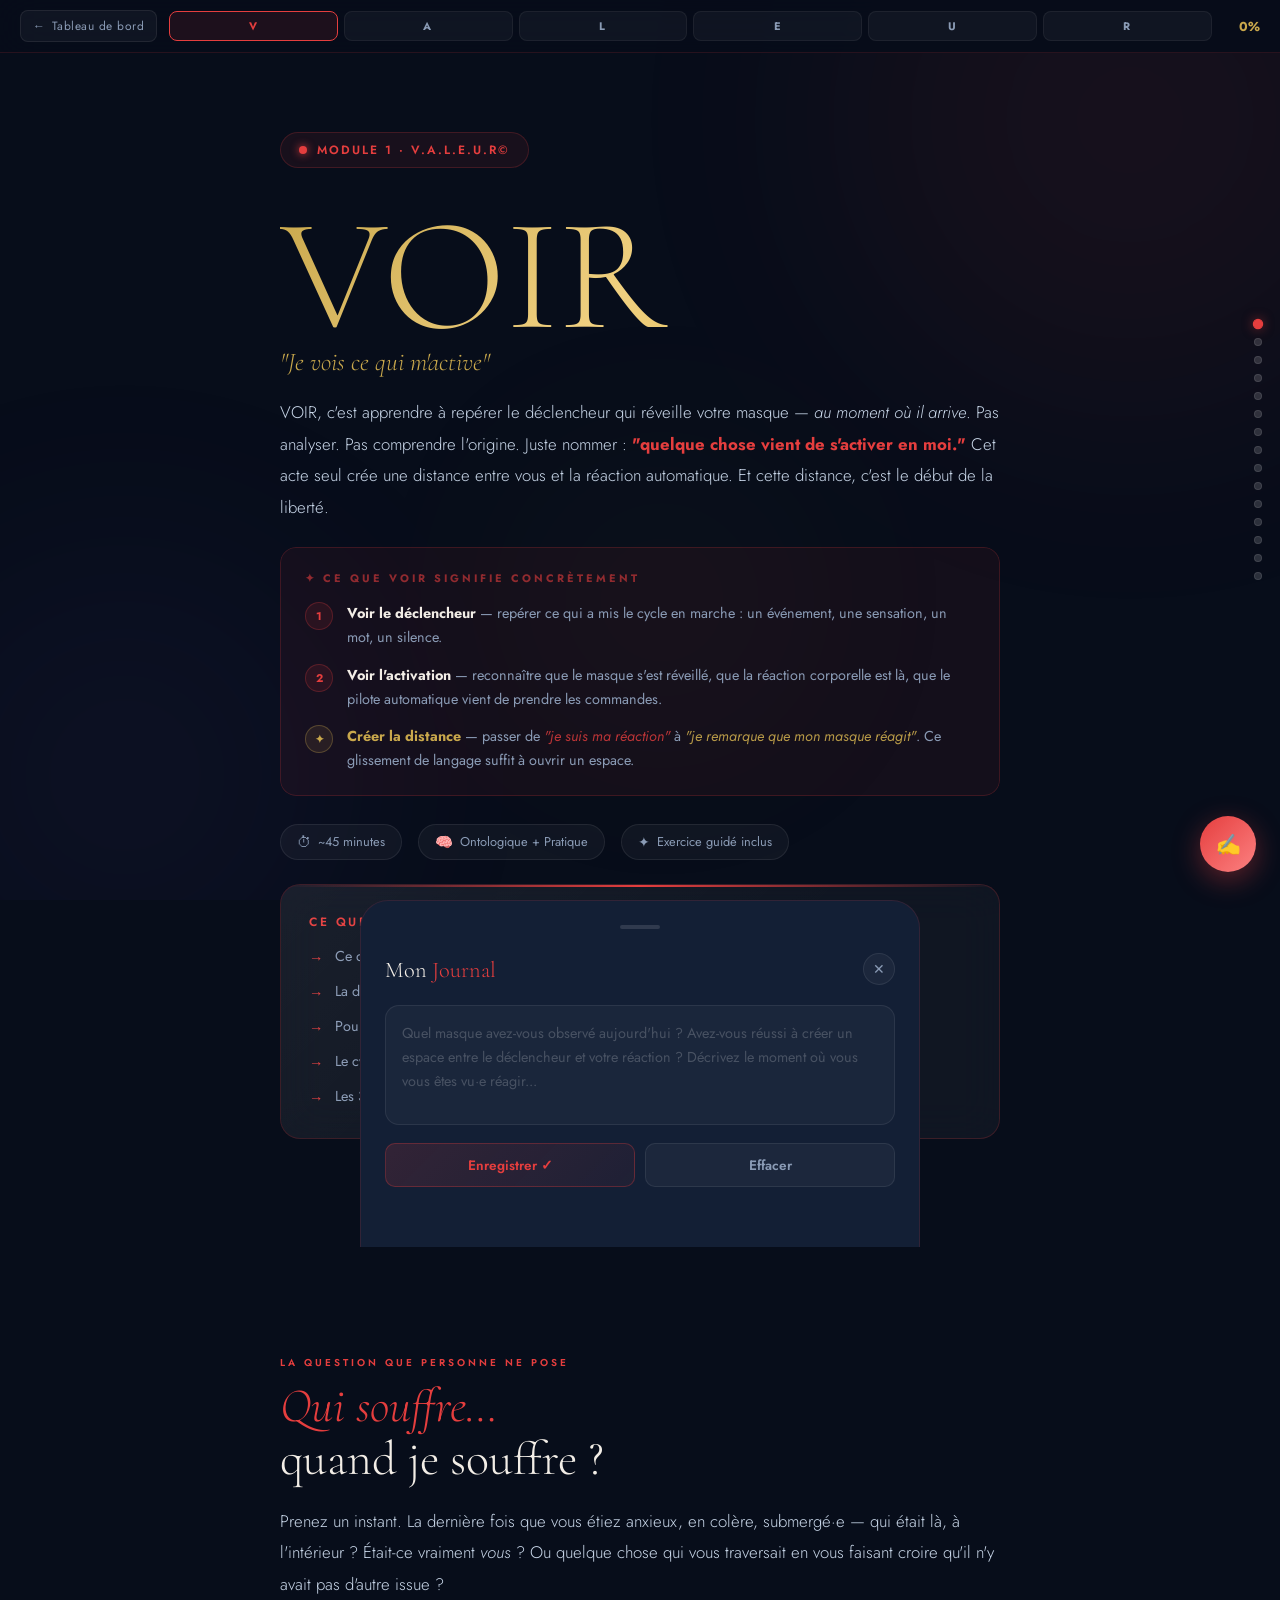
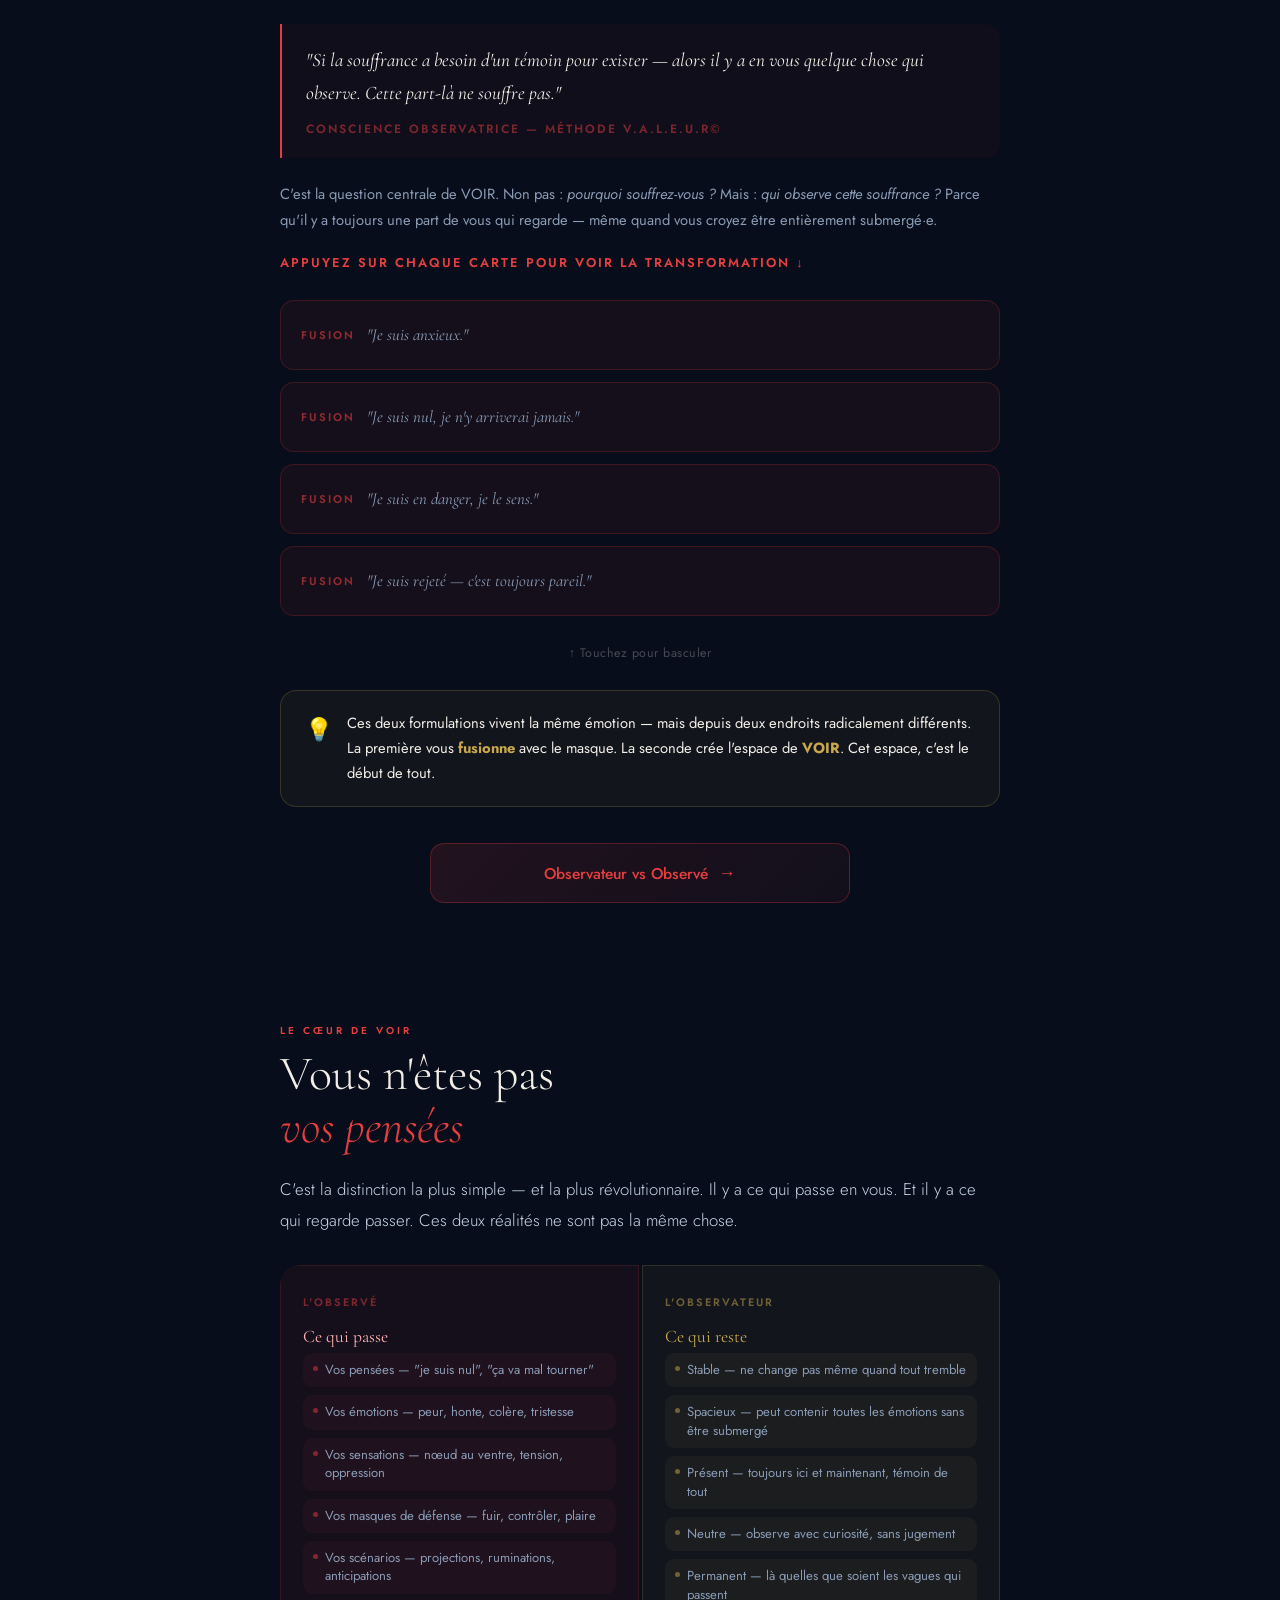
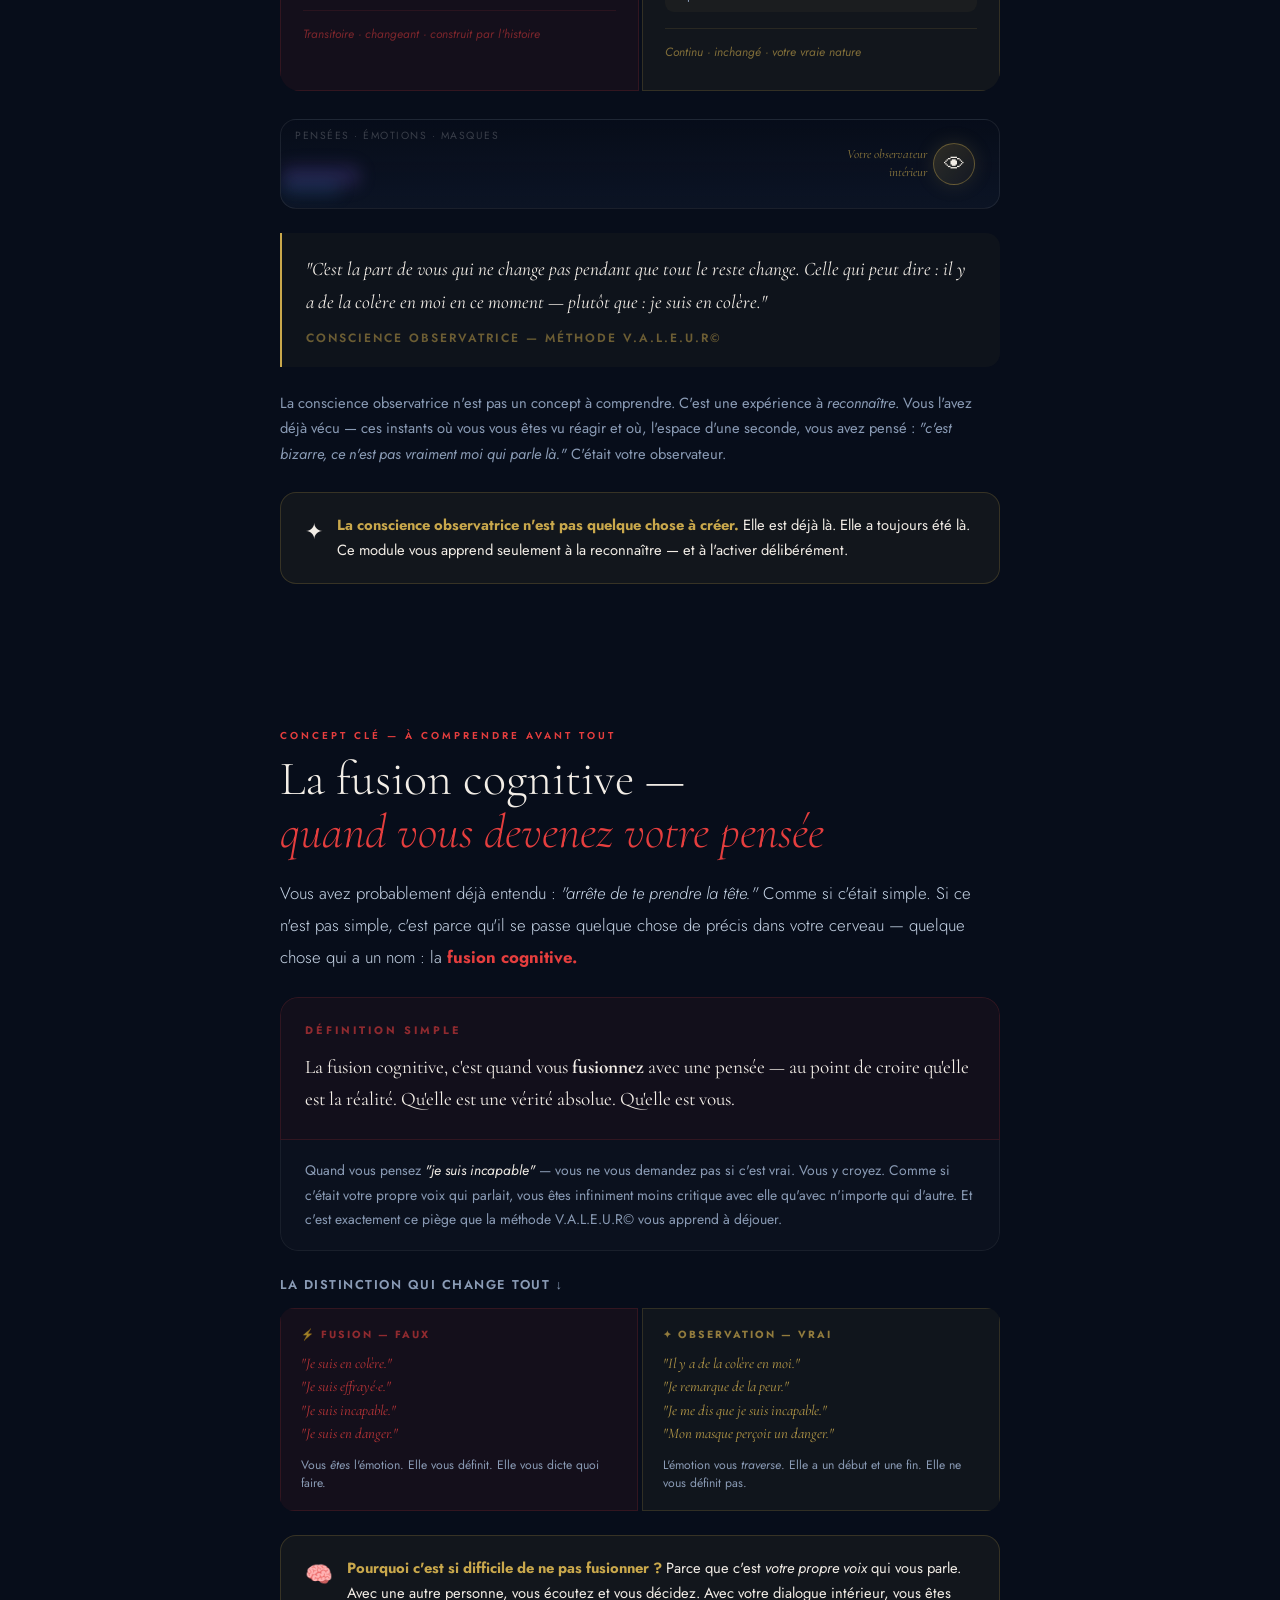
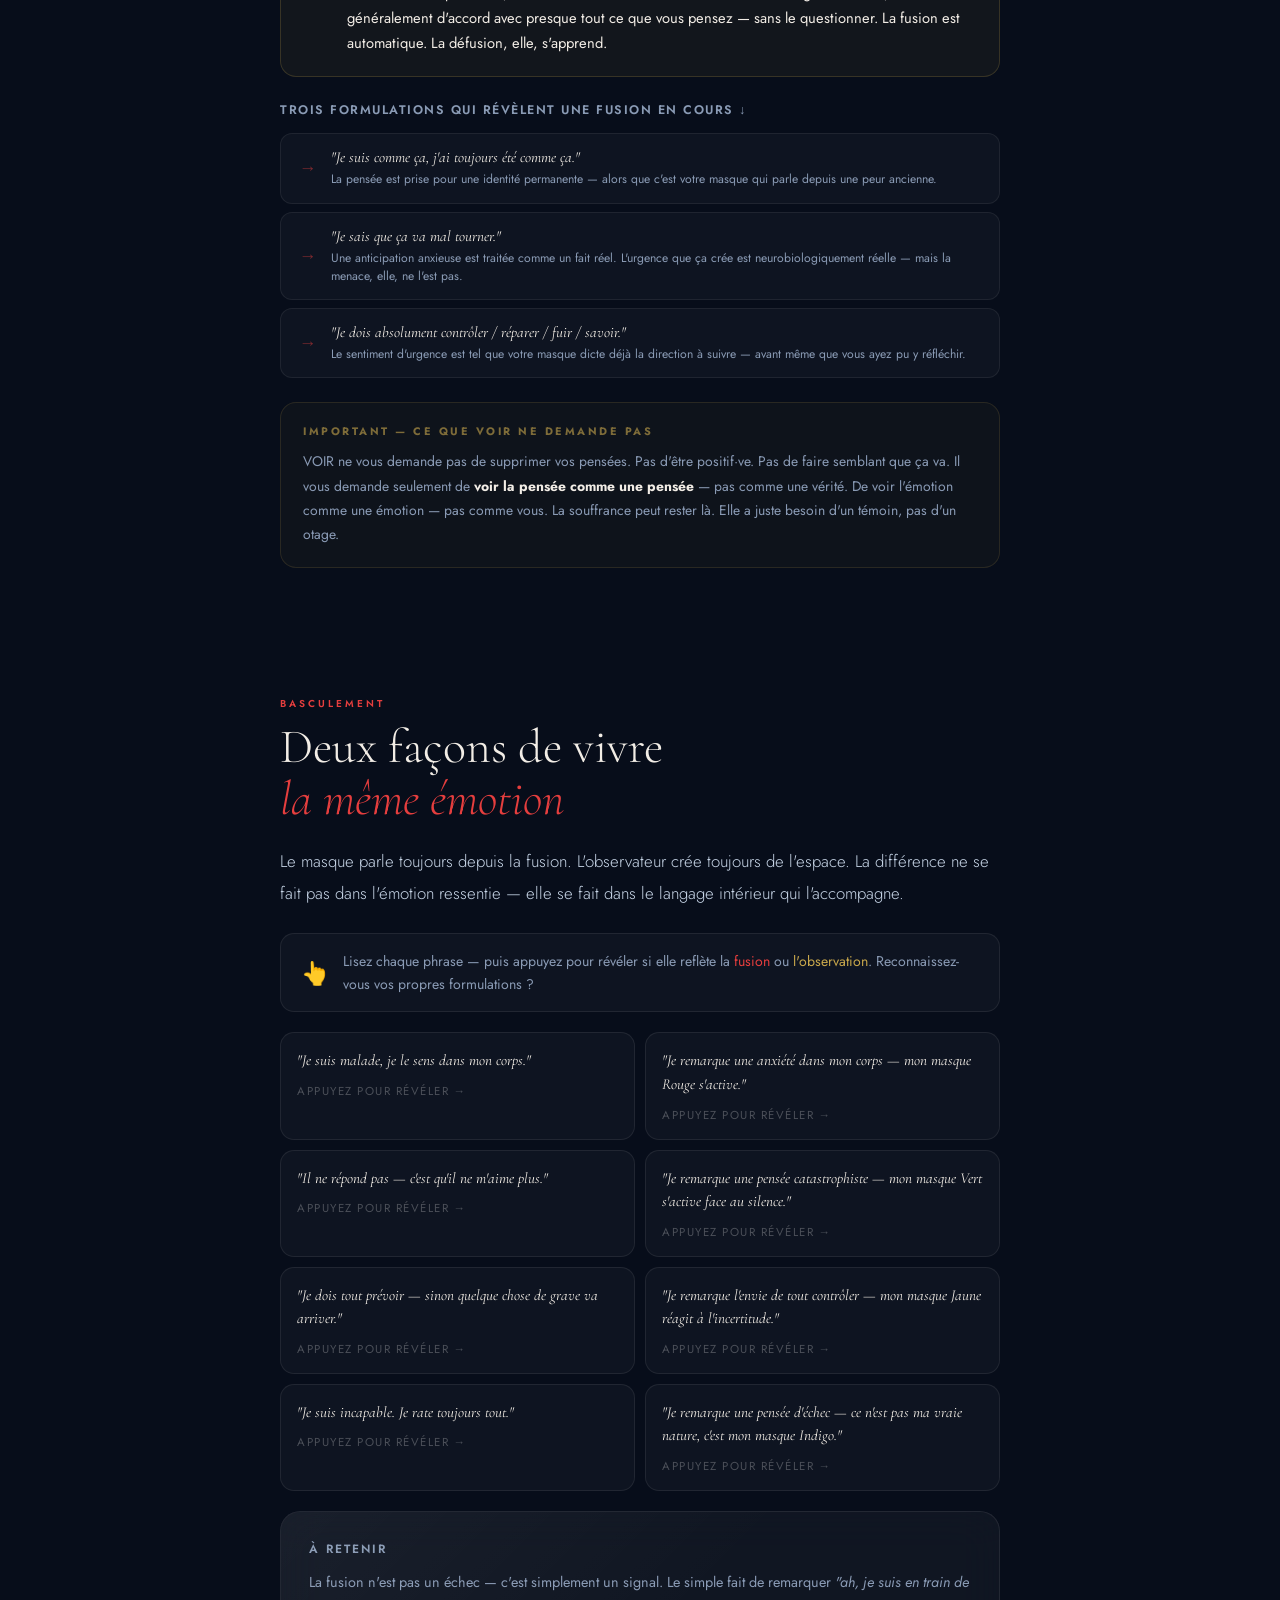
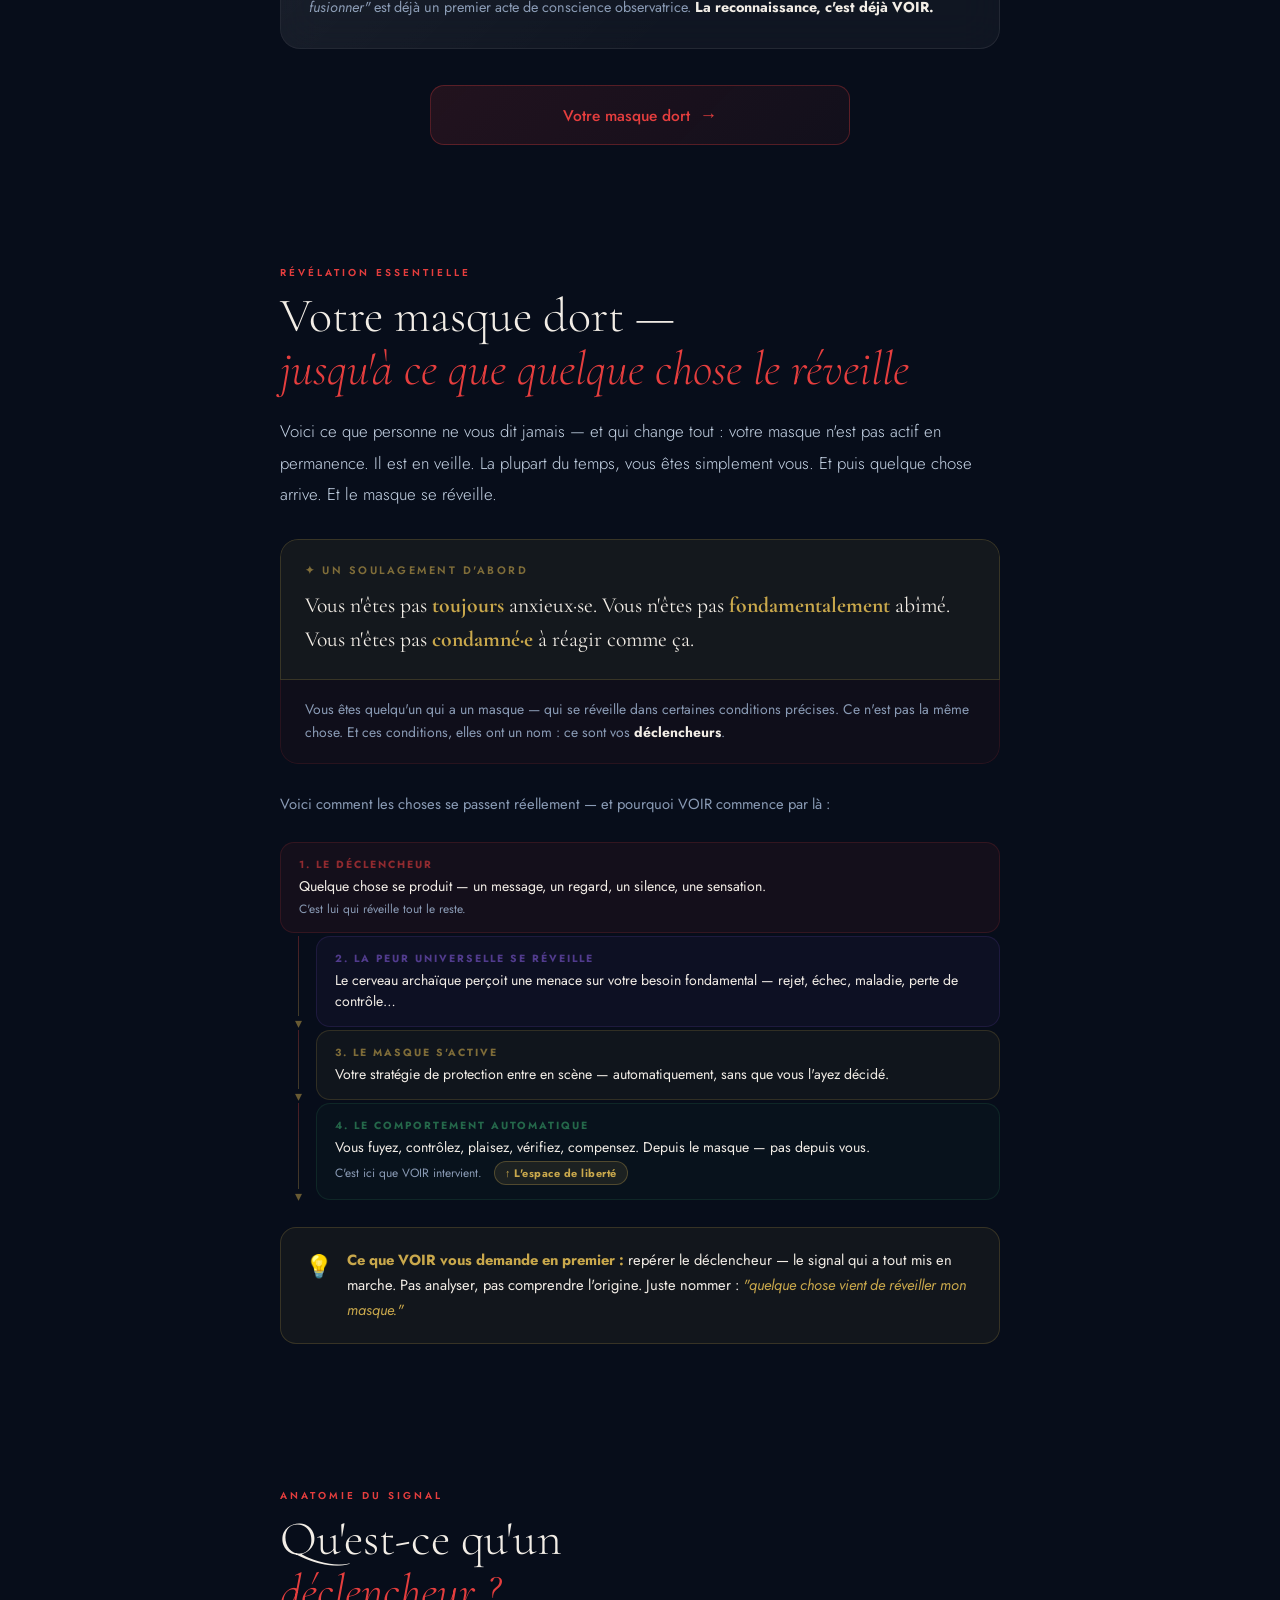
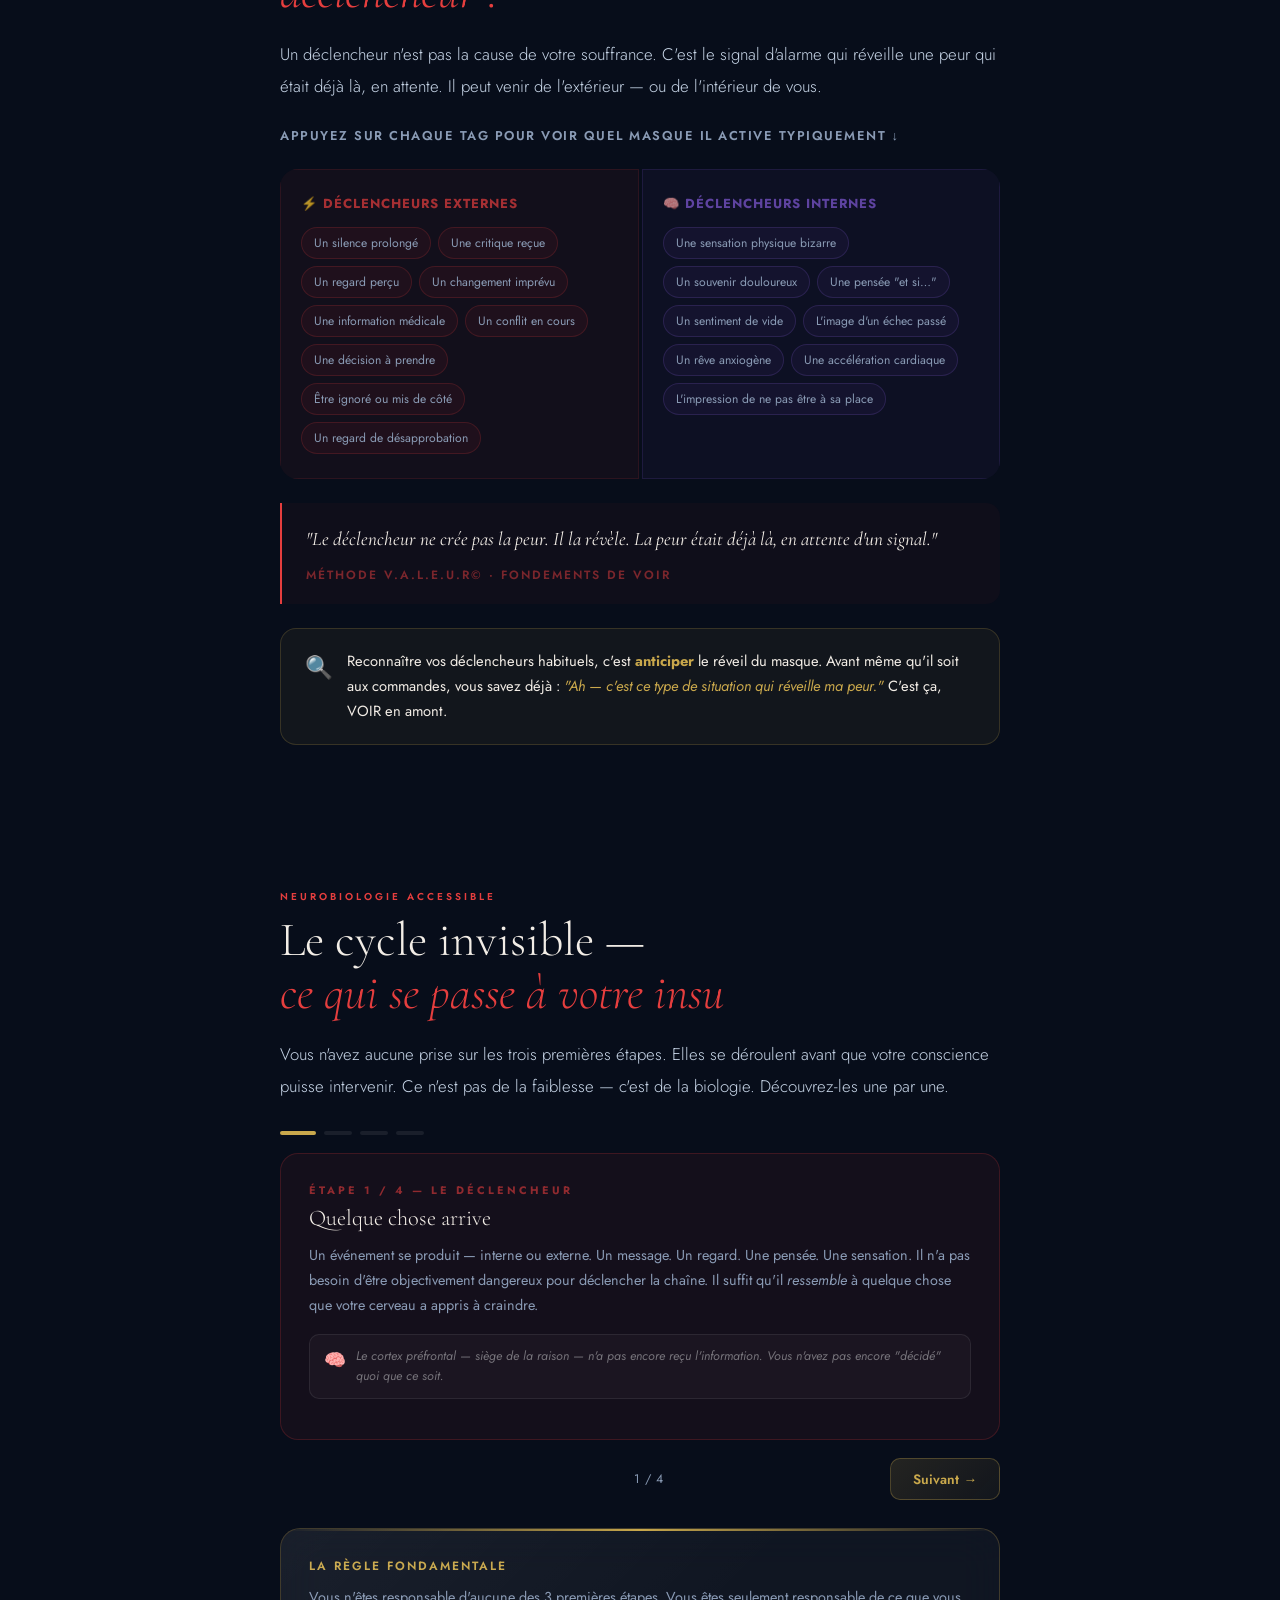
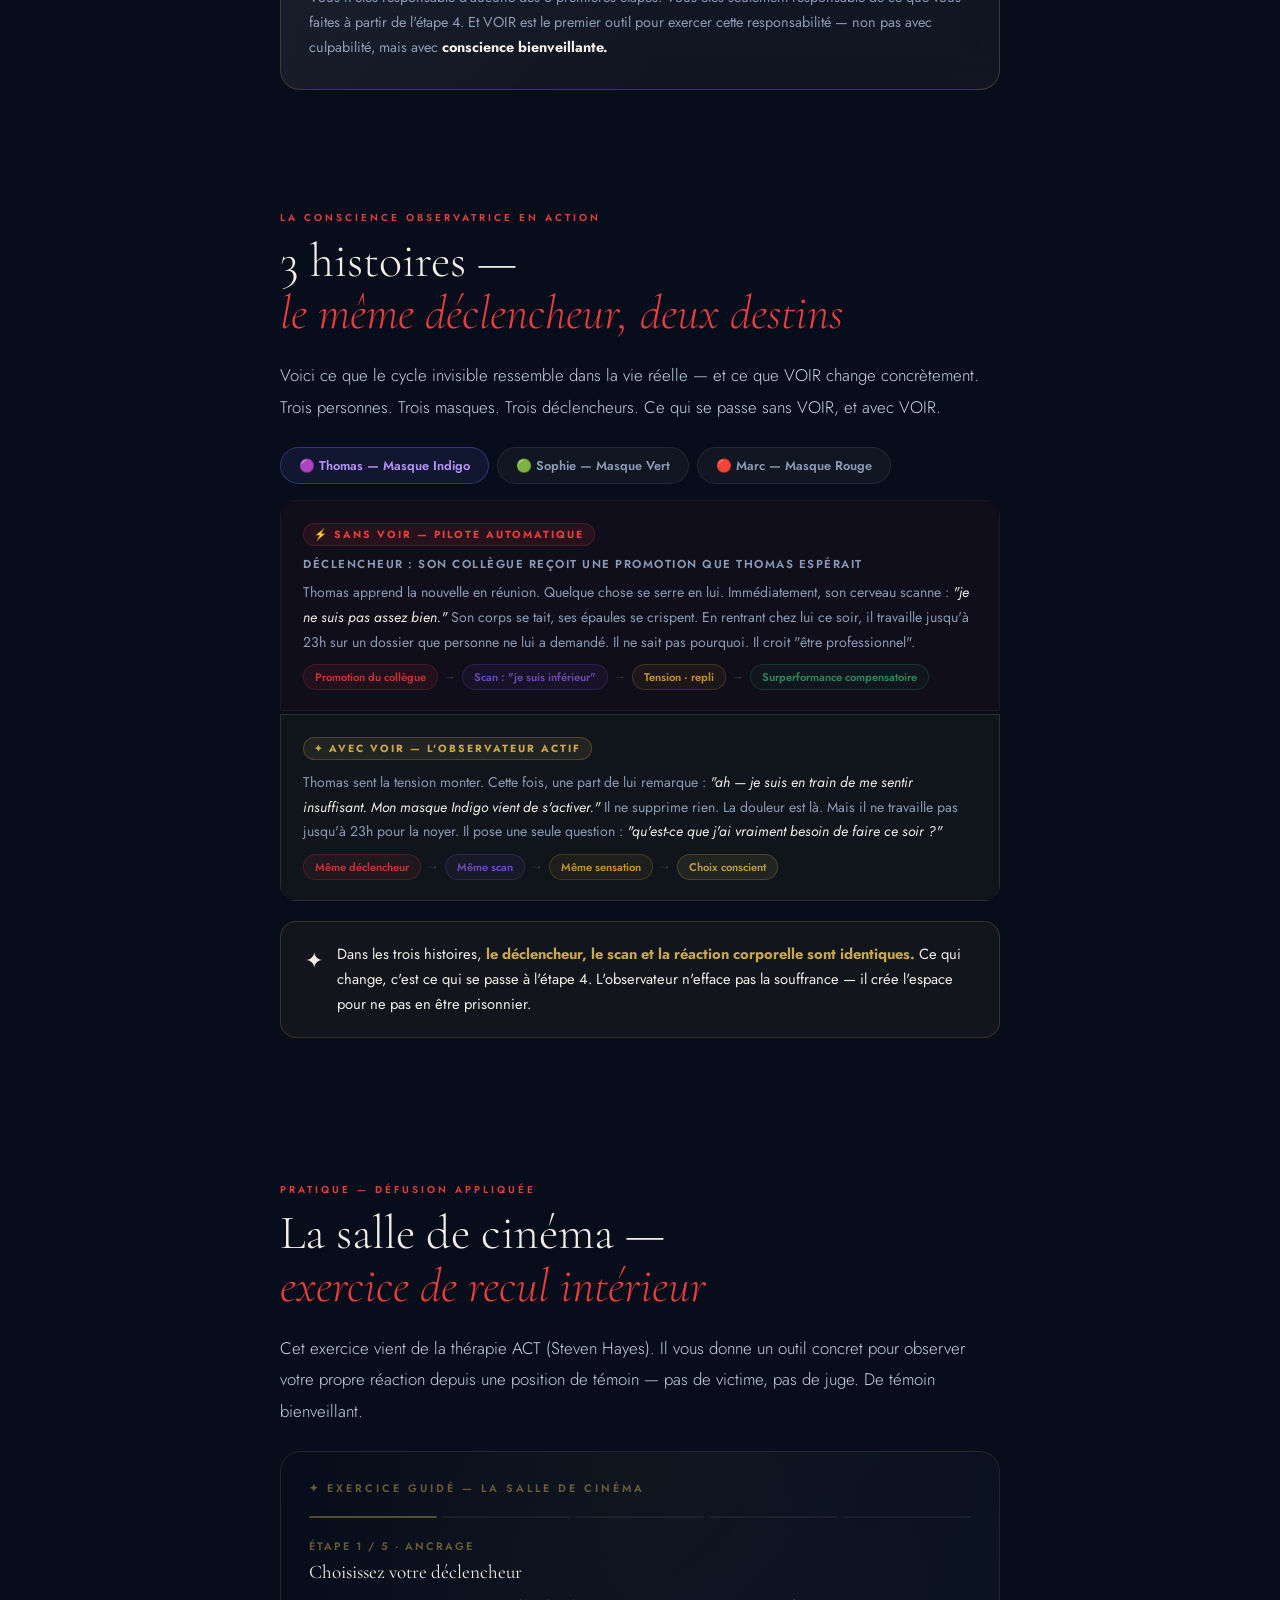
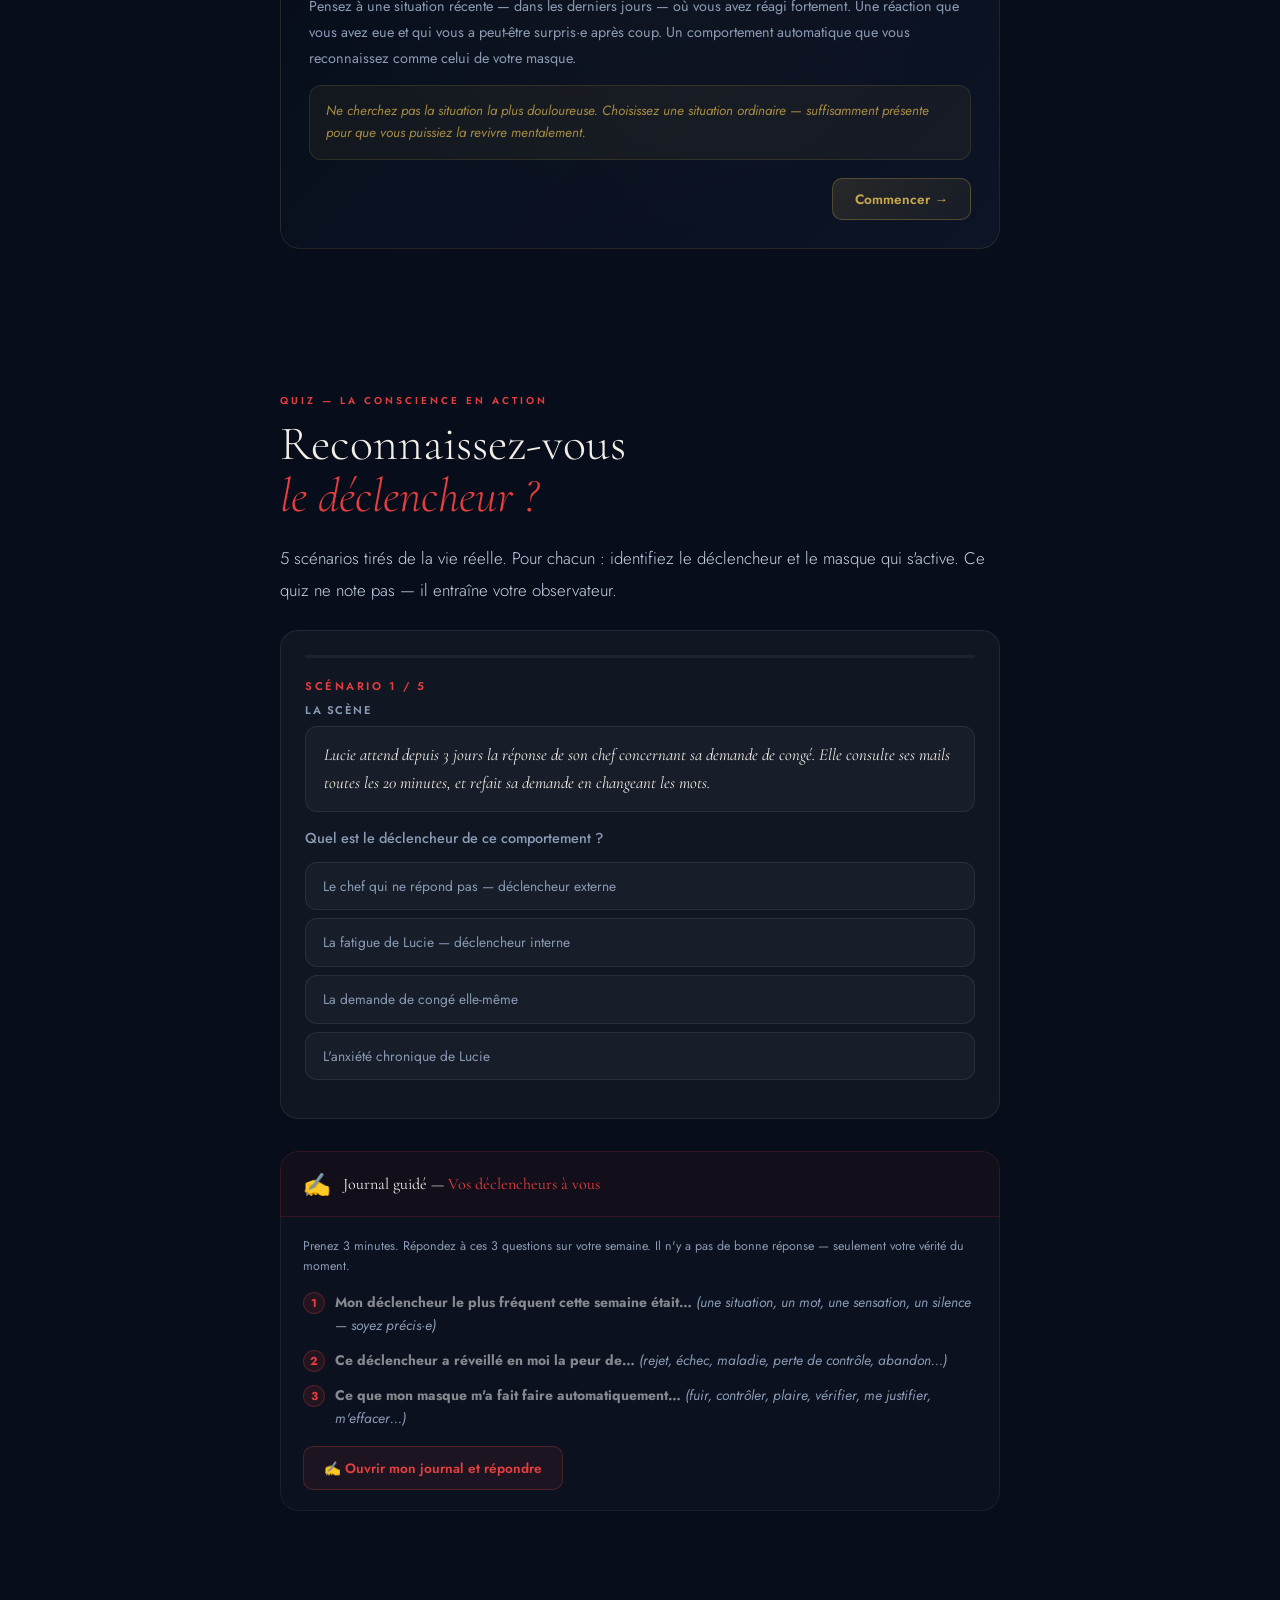
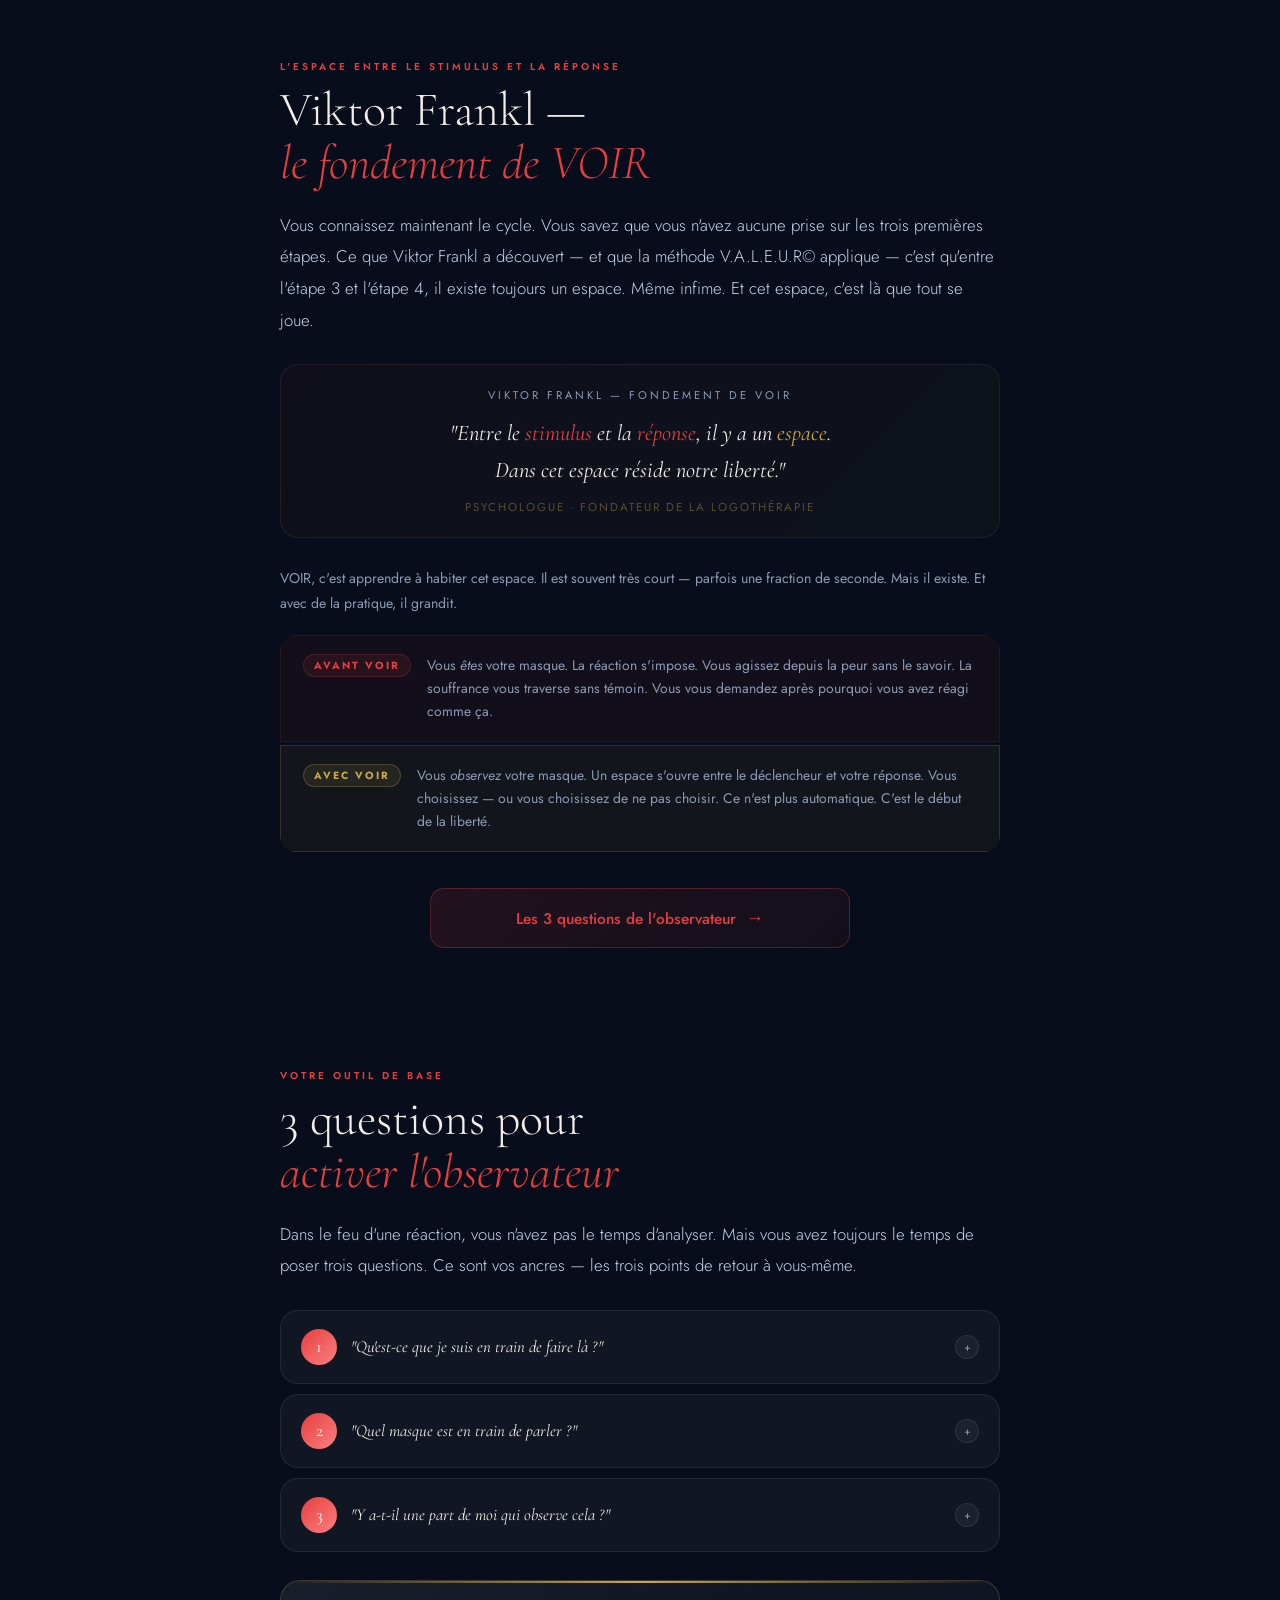
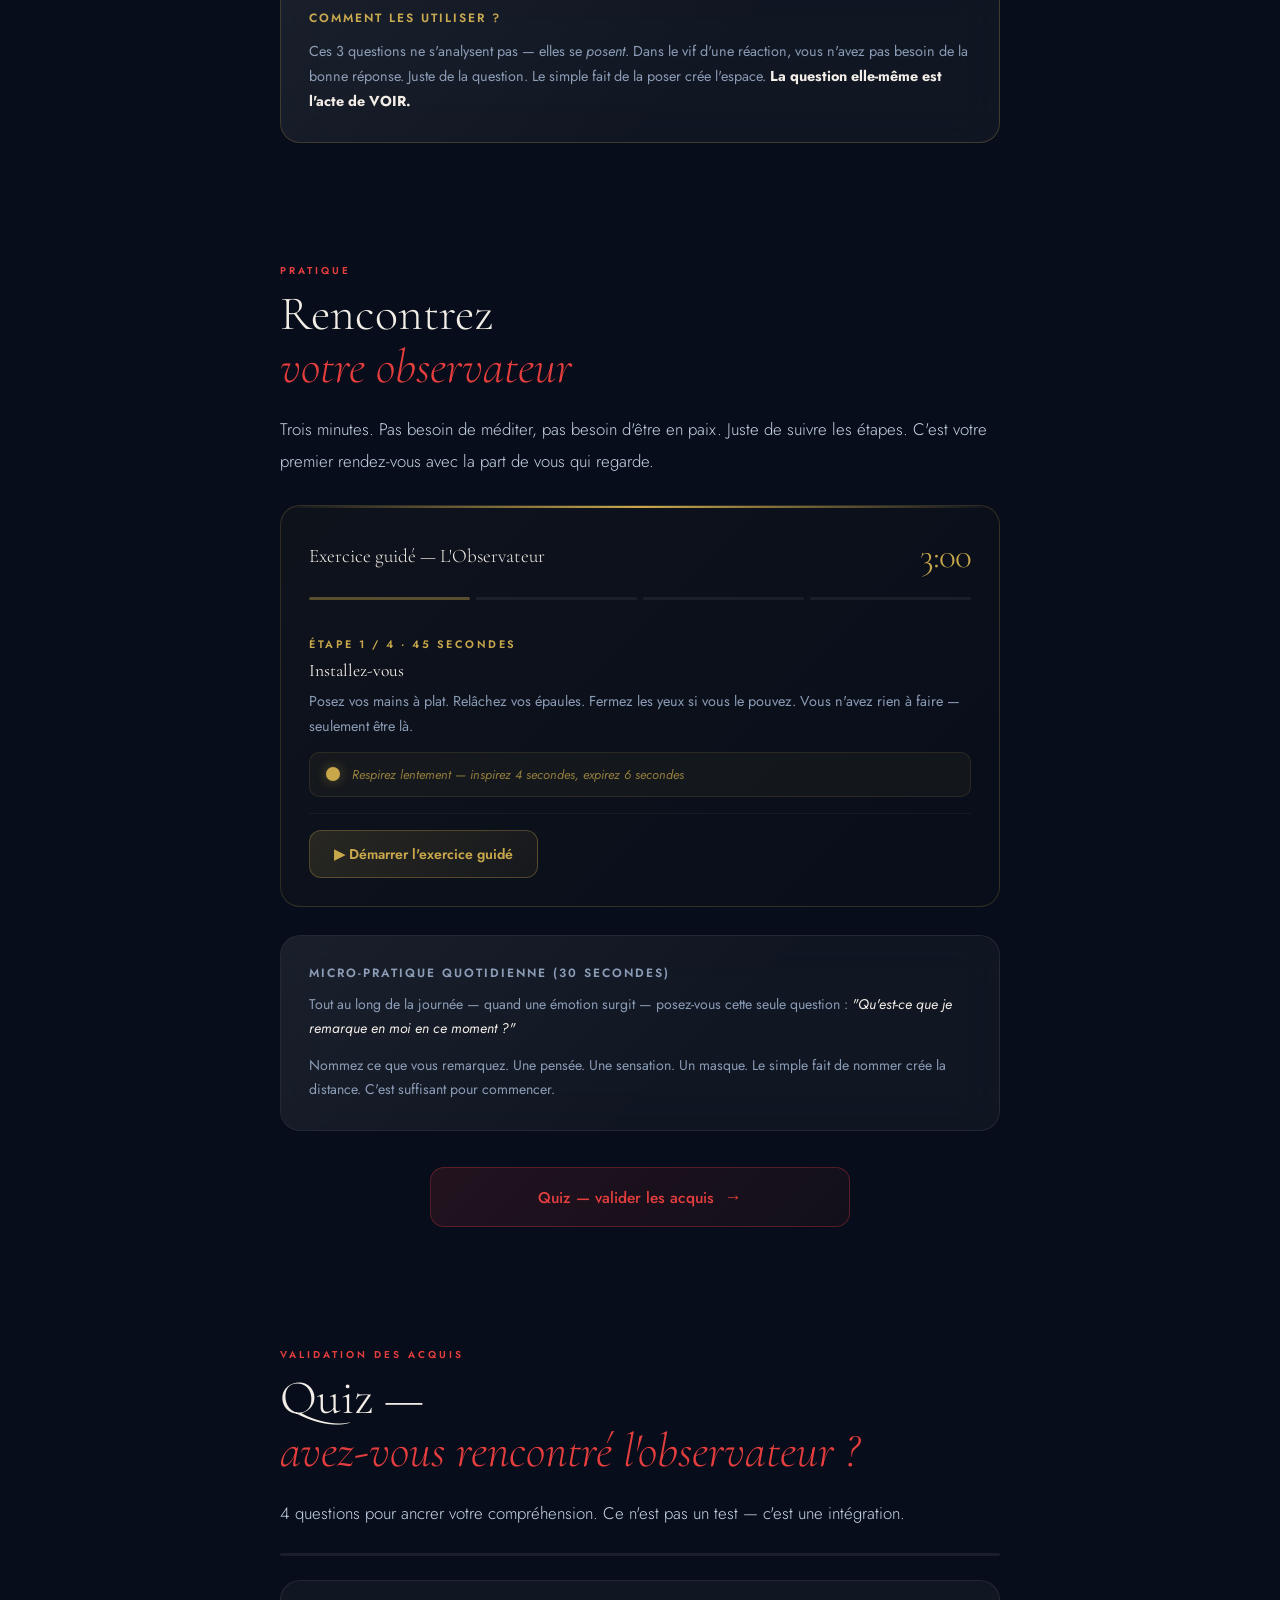
<file: module1.html>
<!DOCTYPE html>
<html lang="fr">
<head>
<meta charset="UTF-8">
<meta name="viewport" content="width=device-width, initial-scale=1.0, maximum-scale=1.0">
<title>Module 1 — VOIR · La Conscience Observatrice · Méthode V.A.L.E.U.R©</title>
<link href="https://fonts.googleapis.com/css2?family=Cormorant+Garamond:ital,wght@0,300;0,400;0,600;0,700;1,300;1,400&family=Jost:wght@300;400;500;600;700&display=swap" rel="stylesheet">
<meta name="robots" content="noindex, nofollow">
<style>
*,*::before,*::after{box-sizing:border-box;margin:0;padding:0;}
:root{
  --gold:#C9A84C;--gold-light:#F0D080;--gold-glow:rgba(201,168,76,.22);
  --navy:#070D1A;--navy2:#0D1526;--navy3:#131F35;
  --glass:rgba(255,255,255,.04);--gb:rgba(255,255,255,.08);
  --text:#F2EDE6;--text2:#C8D6E8;--muted:#8A9BB5;
  --red:#E53E3E;--red-light:#FEB2B2;--red-glow:rgba(229,62,62,.2);
  --orange:#ED8936;--yellow:#D69E2E;--green:#38A169;--blue:#3182CE;--indigo:#5A67D8;--violet:#805AD5;
}
html{scroll-behavior:smooth;}
body{font-family:'Jost',sans-serif;background:var(--navy);color:var(--text);min-height:100vh;overflow-x:hidden;user-select:none;-webkit-user-select:none;}

/* ── AURORA ── */
.bg-aurora{position:fixed;inset:0;z-index:0;overflow:hidden;pointer-events:none;}
.orb{position:absolute;border-radius:50%;filter:blur(130px);animation:drift 22s ease-in-out infinite;}
.orb1{width:600px;height:600px;background:var(--red);top:-180px;right:-150px;opacity:.07;}
.orb2{width:450px;height:450px;background:var(--violet);bottom:-100px;left:-100px;opacity:.06;animation-delay:-9s;}
.orb3{width:300px;height:300px;background:var(--gold);top:50%;left:40%;opacity:.04;animation-delay:-17s;}
@keyframes drift{0%,100%{transform:translate(0,0);}33%{transform:translate(30px,-25px);}66%{transform:translate(-20px,30px);}}

/* ── PROGRESS BAR ── */
#progress-bar{position:fixed;top:0;left:0;right:0;z-index:1000;background:rgba(7,13,26,.92);backdrop-filter:blur(20px);border-bottom:1px solid rgba(229,62,62,.15);padding:10px 20px;display:flex;align-items:center;gap:12px;}
.pb-back{display:flex;align-items:center;gap:6px;background:var(--glass);border:1px solid var(--gb);border-radius:8px;padding:6px 12px;color:var(--muted);font-size:12px;letter-spacing:.5px;text-decoration:none;transition:all .3s;white-space:nowrap;flex-shrink:0;}
.pb-back:hover{background:var(--red-glow);border-color:var(--red);color:var(--red);}
.pb-steps{display:flex;gap:6px;flex:1;align-items:center;}
.pb-step{flex:1;height:30px;border-radius:8px;background:rgba(255,255,255,.04);border:1px solid rgba(255,255,255,.06);display:flex;align-items:center;justify-content:center;transition:all .5s cubic-bezier(.34,1.56,.64,1);}
.pb-step.done{background:linear-gradient(135deg,var(--gold),var(--gold-light));border-color:var(--gold-light);cursor:pointer;}
.pb-step.active{background:rgba(229,62,62,.1);border-color:var(--red);animation:pulse 2.5s ease-in-out infinite;}
@keyframes pulse{0%,100%{box-shadow:0 0 0 0 rgba(229,62,62,.3);}50%{box-shadow:0 0 0 4px rgba(229,62,62,0);}}
.pb-letter{font-size:11px;font-weight:700;letter-spacing:1.5px;color:var(--muted);}
.pb-step.done .pb-letter{color:#070D1A;}
.pb-step.active .pb-letter{color:var(--red);}
.pb-pct{font-size:13px;font-weight:700;color:var(--gold);min-width:36px;text-align:right;}
@media(max-width:480px){.pb-letter{font-size:9px;}.pb-step{height:24px;}#progress-bar{padding:8px 12px;gap:8px;}.pb-back span{display:none;}}

/* ── SCROLL LINE ── */
#scroll-line{position:fixed;top:50px;left:0;height:2px;z-index:999;background:linear-gradient(90deg,var(--red),var(--gold-light));width:0%;transition:width .1s linear;}

/* ── DOT NAV ── */
#dot-nav{position:fixed;right:18px;top:50%;transform:translateY(-50%);z-index:500;display:flex;flex-direction:column;gap:10px;}
.dot{width:8px;height:8px;border-radius:50%;background:rgba(255,255,255,.15);border:1px solid rgba(255,255,255,.1);cursor:pointer;transition:all .4s;}
.dot.active{background:var(--red);border-color:var(--red);box-shadow:0 0 8px rgba(229,62,62,.5);transform:scale(1.3);}
.dot:hover{background:rgba(229,62,62,.5);}
@media(max-width:768px){#dot-nav{display:none;}}

/* ── MAIN ── */
main{position:relative;z-index:1;max-width:760px;margin:0 auto;padding:72px 20px 140px;}

/* ── SECTIONS ── */
.section{padding:60px 0;opacity:0;transform:translateY(30px);transition:opacity .7s ease,transform .7s ease;}
.section.visible{opacity:1;transform:none;}
.s-label{font-size:10px;letter-spacing:3px;text-transform:uppercase;color:var(--red);margin-bottom:10px;font-weight:600;}
.s-title{font-family:'Cormorant Garamond',serif;font-size:clamp(2rem,5vw,3rem);font-weight:300;line-height:1.1;color:var(--text);margin-bottom:20px;}
.s-title em{font-style:italic;color:var(--red);}
.s-lead{font-size:1.05rem;line-height:1.88;color:var(--text2);font-weight:300;margin-bottom:24px;}
.divider{width:60px;height:1px;background:linear-gradient(90deg,transparent,var(--red),transparent);margin:30px 0;}
.divider-gold{width:60px;height:1px;background:linear-gradient(90deg,transparent,var(--gold),transparent);margin:30px 0;}

/* ── GLASS ── */
.glass{background:var(--glass);backdrop-filter:blur(20px);-webkit-backdrop-filter:blur(20px);border:1px solid var(--gb);border-radius:20px;padding:28px;position:relative;overflow:hidden;}
.glass::before{content:'';position:absolute;inset:0;background:linear-gradient(135deg,rgba(255,255,255,.04) 0%,transparent 60%);pointer-events:none;}
.glass-red{border-color:rgba(229,62,62,.2);}
.glass-red::after{content:'';position:absolute;top:0;left:0;right:0;height:2px;background:linear-gradient(90deg,transparent,var(--red),transparent);}
.glass-gold{border-color:rgba(201,168,76,.25);}
.glass-gold::after{content:'';position:absolute;top:0;left:0;right:0;height:2px;background:linear-gradient(90deg,transparent,var(--gold),transparent);}

/* ── HERO MODULE BADGE ── */
.module-hero-badge{display:inline-flex;align-items:center;gap:10px;margin-bottom:28px;padding:8px 18px;border-radius:100px;background:rgba(229,62,62,.08);border:1px solid rgba(229,62,62,.2);}
.mhb-dot{width:8px;height:8px;border-radius:50%;background:var(--red);box-shadow:0 0 8px var(--red);animation:glow-pulse 2s ease-in-out infinite;}
@keyframes glow-pulse{0%,100%{opacity:1;transform:scale(1);}50%{opacity:.5;transform:scale(.85);}}
.mhb-text{font-size:.75rem;letter-spacing:2px;text-transform:uppercase;color:var(--red);font-weight:600;}
.hero-big-letter{font-family:'Cormorant Garamond',serif;font-size:clamp(5rem,18vw,10rem);font-weight:300;color:transparent;background:linear-gradient(135deg,#C9A84C 0%,#F0D080 50%,#D4AF37 100%);-webkit-background-clip:text;-webkit-text-fill-color:transparent;background-clip:text;line-height:1;display:block;margin-bottom:-10px;}
.hero-subtitle{font-family:'Cormorant Garamond',serif;font-size:clamp(1.2rem,3vw,1.6rem);font-weight:300;font-style:italic;color:var(--gold);margin-bottom:20px;}
.hero-meta{display:flex;gap:16px;flex-wrap:wrap;margin-top:28px;}
.hero-meta-pill{display:flex;align-items:center;gap:7px;background:var(--glass);border:1px solid var(--gb);border-radius:100px;padding:7px 16px;font-size:.8rem;color:var(--muted);}
.hero-meta-pill span{font-size:.9rem;}

/* ── FLIP CARDS (S1) ── */
.flip-grid{display:flex;flex-direction:column;gap:12px;margin:28px 0;}
.flip-card{perspective:900px;height:70px;cursor:pointer;}
.flip-inner{position:relative;width:100%;height:100%;transform-style:preserve-3d;transition:transform .6s cubic-bezier(.4,0,.2,1);}
.flip-card.flipped .flip-inner{transform:rotateX(180deg);}
.flip-front,.flip-back{position:absolute;inset:0;border-radius:14px;display:flex;align-items:center;padding:16px 20px;backface-visibility:hidden;-webkit-backface-visibility:hidden;}
.flip-front{background:rgba(229,62,62,.06);border:1px solid rgba(229,62,62,.2);}
.flip-back{background:rgba(201,168,76,.07);border:1px solid rgba(201,168,76,.25);transform:rotateX(180deg);}
.flip-label{font-size:.7rem;letter-spacing:2px;text-transform:uppercase;margin-right:12px;flex-shrink:0;font-weight:600;}
.flip-front .flip-label{color:rgba(229,62,62,.6);}
.flip-back .flip-label{color:rgba(201,168,76,.6);}
.flip-text{font-family:'Cormorant Garamond',serif;font-size:1.05rem;font-style:italic;line-height:1.4;}
.flip-front .flip-text{color:var(--muted);}
.flip-back .flip-text{color:var(--text);}
.flip-hint{text-align:center;font-size:.78rem;color:rgba(255,255,255,.25);margin-top:8px;letter-spacing:.5px;}

/* ── OBSERVER WORLD (S2) ── */
.observer-world{display:grid;grid-template-columns:1fr 1fr;gap:3px;margin:28px 0;border-radius:20px;overflow:hidden;}
.world-panel{padding:28px 22px;position:relative;}
.world-observé{background:rgba(229,62,62,.06);border:1px solid rgba(229,62,62,.15);}
.world-observateur{background:rgba(201,168,76,.06);border:1px solid rgba(201,168,76,.18);}
.world-title{font-family:'Cormorant Garamond',serif;font-size:1.1rem;font-weight:400;margin-bottom:6px;}
.world-observé .world-title{color:#FEB2B2;}
.world-observateur .world-title{color:var(--gold);}
.world-tag{font-size:.68rem;letter-spacing:2px;text-transform:uppercase;margin-bottom:16px;font-weight:600;display:block;}
.world-observé .world-tag{color:rgba(229,62,62,.5);}
.world-observateur .world-tag{color:rgba(201,168,76,.5);}
.world-items{display:flex;flex-direction:column;gap:8px;}
.world-item{font-size:.82rem;color:var(--muted);padding:8px 10px;border-radius:9px;line-height:1.4;display:flex;align-items:flex-start;gap:7px;}
.world-observé .world-item{background:rgba(229,62,62,.05);}
.world-observateur .world-item{background:rgba(201,168,76,.05);}
.wi-dot{flex-shrink:0;width:5px;height:5px;border-radius:50%;margin-top:5px;}
.world-observé .wi-dot{background:rgba(229,62,62,.5);}
.world-observateur .wi-dot{background:rgba(201,168,76,.5);}
.world-footer{margin-top:16px;font-size:.75rem;font-style:italic;line-height:1.6;padding-top:14px;border-top:1px solid;}
.world-observé .world-footer{color:rgba(229,62,62,.5);border-color:rgba(229,62,62,.1);}
.world-observateur .world-footer{color:rgba(201,168,76,.6);border-color:rgba(201,168,76,.12);}
@media(max-width:560px){.observer-world{grid-template-columns:1fr;gap:6px;}}

/* ── SKY METAPHOR ── */
.sky-metaphor{position:relative;height:90px;border-radius:16px;overflow:hidden;margin:24px 0;background:linear-gradient(180deg,rgba(7,13,26,.8) 0%,rgba(13,21,38,.9) 100%);border:1px solid var(--gb);}
.sky-cloud{position:absolute;border-radius:50px;filter:blur(8px);animation:cloud-drift linear infinite;}
.sky-cloud:nth-child(1){width:120px;height:28px;background:rgba(229,62,62,.25);top:20px;animation-duration:12s;}
.sky-cloud:nth-child(2){width:80px;height:22px;background:rgba(128,90,213,.2);top:45px;animation-duration:17s;animation-delay:-5s;}
.sky-cloud:nth-child(3){width:60px;height:18px;background:rgba(49,130,206,.15);top:58px;animation-duration:9s;animation-delay:-3s;}
@keyframes cloud-drift{from{left:-200px;}to{left:110%}}
.sky-observer{position:absolute;right:24px;top:50%;transform:translateY(-50%);width:42px;height:42px;border-radius:50%;background:linear-gradient(135deg,rgba(201,168,76,.2),rgba(201,168,76,.05));border:1px solid rgba(201,168,76,.4);display:flex;align-items:center;justify-content:center;font-size:1.3rem;box-shadow:0 0 20px rgba(201,168,76,.15);}
.sky-label{position:absolute;right:72px;top:50%;transform:translateY(-50%);font-family:'Cormorant Garamond',serif;font-size:.8rem;font-style:italic;color:rgba(201,168,76,.7);text-align:right;line-height:1.4;}
.sky-cloud-label{position:absolute;left:14px;top:8px;font-size:.65rem;letter-spacing:1.5px;text-transform:uppercase;color:rgba(255,255,255,.2);}

/* ── FUSION DETECTOR (S3) ── */
.fusion-intro{display:flex;align-items:center;gap:14px;padding:16px 20px;border-radius:14px;background:rgba(255,255,255,.03);border:1px solid var(--gb);margin-bottom:20px;}
.fi-icon{font-size:1.4rem;}
.fi-text{font-size:.88rem;color:var(--muted);line-height:1.6;}
.fusion-grid{display:grid;grid-template-columns:1fr 1fr;gap:10px;margin:20px 0;}
.fcard{padding:16px;border-radius:14px;cursor:pointer;border:1px solid var(--gb);background:rgba(255,255,255,.03);transition:all .4s;position:relative;overflow:hidden;}
.fcard:hover{transform:translateY(-2px);}
.fcard .fc-text{font-family:'Cormorant Garamond',serif;font-size:.95rem;font-style:italic;color:var(--text);line-height:1.55;margin-bottom:10px;}
.fcard .fc-prompt{font-size:.72rem;letter-spacing:1.5px;text-transform:uppercase;color:rgba(255,255,255,.25);}
.fcard.revealed-fusion{background:rgba(229,62,62,.07);border-color:rgba(229,62,62,.3);}
.fcard.revealed-obs{background:rgba(201,168,76,.07);border-color:rgba(201,168,76,.25);}
.fcard .fc-verdict{display:none;margin-top:8px;font-size:.78rem;font-weight:600;letter-spacing:.5px;}
.fcard.revealed-fusion .fc-verdict{display:block;color:var(--red);}
.fcard.revealed-obs .fc-verdict{display:block;color:var(--gold);}
.fcard .fc-explain{display:none;font-size:.75rem;color:var(--muted);line-height:1.5;margin-top:6px;}
.fcard.revealed-fusion .fc-explain,.fcard.revealed-obs .fc-explain{display:block;}
@media(max-width:560px){.fusion-grid{grid-template-columns:1fr;}}

/* ── CYCLE ENRICHI (S4) ── */
.cycle-enrichi{margin:28px 0;}
.ce-step{display:flex;gap:16px;margin-bottom:6px;position:relative;}
.ce-step:not(:last-child)::after{content:'';position:absolute;left:20px;top:52px;width:1px;height:calc(100% - 10px);background:linear-gradient(180deg,rgba(229,62,62,.2),transparent);z-index:0;}
.ce-num{width:42px;height:42px;border-radius:50%;border:1px solid rgba(229,62,62,.25);background:rgba(229,62,62,.06);display:flex;align-items:center;justify-content:center;font-family:'Cormorant Garamond',serif;font-size:1rem;color:var(--red);flex-shrink:0;position:relative;z-index:1;}
.ce-content{flex:1;padding:10px 0;}
.ce-title{font-weight:600;font-size:.9rem;color:var(--text);margin-bottom:4px;}
.ce-desc{font-size:.82rem;color:var(--muted);line-height:1.6;}
.voir-moment{margin:20px 0;border-radius:16px;overflow:hidden;}
.vm-before,.vm-after{padding:18px 22px;display:flex;align-items:flex-start;gap:12px;}
.vm-before{background:rgba(229,62,62,.05);border:1px solid rgba(229,62,62,.12);}
.vm-after{background:rgba(201,168,76,.06);border:1px solid rgba(201,168,76,.18);margin-top:3px;}
.vm-badge{font-size:.65rem;letter-spacing:2px;text-transform:uppercase;padding:3px 10px;border-radius:100px;margin-right:4px;flex-shrink:0;font-weight:700;}
.vm-before .vm-badge{background:rgba(229,62,62,.1);color:var(--red);border:1px solid rgba(229,62,62,.2);}
.vm-after .vm-badge{background:rgba(201,168,76,.1);color:var(--gold);border:1px solid rgba(201,168,76,.25);}
.vm-text{font-size:.87rem;color:var(--muted);line-height:1.65;}

/* ── 3 QUESTIONS (S5) ── */
.q3-stack{display:flex;flex-direction:column;gap:10px;margin:28px 0;}
.q3-card{background:var(--glass);border:1px solid var(--gb);border-radius:18px;overflow:hidden;cursor:pointer;transition:all .3s;}
.q3-card:hover{border-color:rgba(229,62,62,.2);}
.q3-header{display:flex;align-items:center;gap:14px;padding:18px 20px;}
.q3-num{width:36px;height:36px;border-radius:50%;background:linear-gradient(135deg,var(--red),#FC8181);display:flex;align-items:center;justify-content:center;font-family:'Cormorant Garamond',serif;font-size:1.1rem;color:#fff;flex-shrink:0;}
.q3-question{font-family:'Cormorant Garamond',serif;font-size:1.05rem;font-style:italic;color:var(--text);line-height:1.4;flex:1;}
.q3-toggle{width:24px;height:24px;border-radius:50%;background:rgba(255,255,255,.05);border:1px solid var(--gb);display:flex;align-items:center;justify-content:center;font-size:11px;color:var(--muted);flex-shrink:0;transition:transform .3s;}
.q3-card.open .q3-toggle{transform:rotate(45deg);}
.q3-body{max-height:0;overflow:hidden;transition:max-height .5s cubic-bezier(.4,0,.2,1);padding:0 20px;}
.q3-card.open .q3-body{max-height:300px;padding:0 20px 20px;}
.q3-what{font-size:.8rem;letter-spacing:1.5px;text-transform:uppercase;color:var(--red);margin-bottom:8px;font-weight:600;}
.q3-expl{font-size:.87rem;color:var(--muted);line-height:1.7;margin-bottom:12px;}
.q3-example{background:rgba(255,255,255,.03);border:1px solid var(--gb);border-radius:10px;padding:12px 14px;}
.q3-example-label{font-size:.68rem;letter-spacing:2px;text-transform:uppercase;color:var(--gold);margin-bottom:6px;font-weight:600;}
.q3-example-text{font-family:'Cormorant Garamond',serif;font-size:.92rem;font-style:italic;color:var(--text);line-height:1.55;}

/* ── EXERCICE GUIDÉ (S6) ── */
.practice-container{margin:28px 0;}
.practice-card{background:linear-gradient(135deg,rgba(201,168,76,.04),rgba(201,168,76,.01));border:1px solid rgba(201,168,76,.2);border-radius:20px;padding:28px;position:relative;overflow:hidden;}
.practice-card::before{content:'';position:absolute;top:0;left:0;right:0;height:2px;background:linear-gradient(90deg,transparent,var(--gold),transparent);}
.practice-header{display:flex;align-items:center;justify-content:space-between;margin-bottom:20px;}
.practice-title{font-family:'Cormorant Garamond',serif;font-size:1.2rem;font-weight:300;color:var(--text);}
.practice-timer-display{font-family:'Cormorant Garamond',serif;font-size:2.2rem;font-weight:300;color:var(--gold);min-width:70px;text-align:right;letter-spacing:-1px;}
.practice-steps{display:flex;flex-direction:column;gap:0;}
.pstep{padding:16px 0;border-bottom:1px solid rgba(255,255,255,.04);display:none;animation:fadeIn .5s ease;}
.pstep.active{display:block;}
@keyframes fadeIn{from{opacity:0;transform:translateY(8px);}to{opacity:1;transform:none;}}
.pstep-num{font-size:.68rem;letter-spacing:2.5px;text-transform:uppercase;color:var(--gold);margin-bottom:8px;font-weight:600;}
.pstep-title{font-family:'Cormorant Garamond',serif;font-size:1.1rem;color:var(--text);margin-bottom:8px;}
.pstep-text{font-size:.9rem;color:var(--muted);line-height:1.75;}
.pstep-breathe{display:flex;align-items:center;gap:12px;margin-top:12px;padding:12px 16px;background:rgba(201,168,76,.05);border:1px solid rgba(201,168,76,.12);border-radius:10px;}
.breathe-orb{width:14px;height:14px;border-radius:50%;background:var(--gold);box-shadow:0 0 12px rgba(201,168,76,.4);}
.pstep-breathe.expand .breathe-orb{animation:breathe-expand 4s ease-in-out infinite;}
.pstep-breathe.normal .breathe-orb{animation:breathe-normal 2s ease-in-out infinite;}
@keyframes breathe-expand{0%,100%{transform:scale(1);opacity:.6;}50%{transform:scale(2.2);opacity:1;}}
@keyframes breathe-normal{0%,100%{transform:scale(1);}50%{transform:scale(1.4);}}
.breathe-label{font-size:.8rem;color:rgba(201,168,76,.7);font-style:italic;}
.practice-progress{display:flex;gap:6px;margin-bottom:20px;}
.pp-dot{flex:1;height:3px;border-radius:2px;background:rgba(255,255,255,.06);transition:background .5s;}
.pp-dot.done{background:var(--gold);}
.pp-dot.active{background:rgba(201,168,76,.4);}
.btn-practice{display:inline-flex;align-items:center;gap:10px;background:linear-gradient(135deg,rgba(201,168,76,.15),rgba(201,168,76,.06));border:1px solid rgba(201,168,76,.3);border-radius:12px;padding:13px 24px;font-family:'Jost',sans-serif;font-size:.88rem;font-weight:600;color:var(--gold);cursor:pointer;transition:all .3s;margin-top:16px;}
.btn-practice:hover{background:linear-gradient(135deg,rgba(201,168,76,.22),rgba(201,168,76,.1));transform:translateY(-1px);}
.practice-complete{display:none;text-align:center;padding:24px 0;}
.practice-complete.show{display:block;}
.pc-icon{font-size:2.5rem;margin-bottom:12px;}
.pc-title{font-family:'Cormorant Garamond',serif;font-size:1.3rem;font-weight:300;color:var(--gold);margin-bottom:8px;}
.pc-text{font-size:.9rem;color:var(--muted);line-height:1.7;}

/* ── QUOTE BLOCK ── */
.quote-block{border-left:2px solid var(--gold);padding:20px 24px;margin:24px 0;background:rgba(201,168,76,.04);border-radius:0 14px 14px 0;}
.qb-text{font-family:'Cormorant Garamond',serif;font-size:1.2rem;font-style:italic;color:var(--text);line-height:1.7;margin-bottom:10px;}
.qb-source{font-size:.75rem;letter-spacing:2px;text-transform:uppercase;color:rgba(201,168,76,.5);font-weight:600;}
.quote-block-red{border-left-color:var(--red);background:rgba(229,62,62,.04);}
.quote-block-red .qb-text{color:var(--text);}
.quote-block-red .qb-source{color:rgba(229,62,62,.5);}

/* ── KEY INSIGHT ── */
.key-insight{margin:24px 0;padding:20px 24px;border-radius:16px;background:rgba(201,168,76,.06);border:1px solid rgba(201,168,76,.2);display:flex;gap:14px;align-items:flex-start;}
.ki-icon{font-size:1.4rem;flex-shrink:0;margin-top:2px;}
.ki-text{font-size:.92rem;color:var(--text);line-height:1.7;}
.ki-text strong{color:var(--gold);}

/* ── QUIZ ── */
.quiz-container{margin:24px 0;}
.quiz-progress-bar{height:3px;background:rgba(255,255,255,.08);border-radius:2px;margin-bottom:24px;overflow:hidden;}
.qpb-fill{height:100%;background:linear-gradient(90deg,var(--red),var(--gold-light));border-radius:2px;transition:width .5s ease;}
.quiz-card{background:var(--glass);border:1px solid var(--gb);border-radius:20px;padding:28px;}
.quiz-q-num{font-size:10px;letter-spacing:2.5px;text-transform:uppercase;color:var(--red);margin-bottom:10px;}
.quiz-q-text{font-family:'Cormorant Garamond',serif;font-size:1.1rem;color:var(--text);line-height:1.65;margin-bottom:20px;font-weight:400;}
.quiz-options{display:flex;flex-direction:column;gap:8px;}
.quiz-opt{width:100%;text-align:left;background:rgba(255,255,255,.03);border:1px solid rgba(255,255,255,.08);border-radius:12px;padding:14px 18px;font-family:'Jost',sans-serif;font-size:.88rem;color:var(--muted);cursor:pointer;transition:all .3s;line-height:1.5;}
.quiz-opt:hover{background:rgba(229,62,62,.06);border-color:rgba(229,62,62,.2);color:var(--text);}
.quiz-opt.correct{background:rgba(56,161,105,.1);border-color:rgba(56,161,105,.4);color:#68D391;}
.quiz-opt.wrong{background:rgba(229,62,62,.08);border-color:rgba(229,62,62,.3);color:#FC8181;}
.quiz-expl{margin-top:14px;padding:14px 16px;background:rgba(255,255,255,.03);border:1px solid rgba(255,255,255,.07);border-radius:12px;font-size:.85rem;color:var(--muted);line-height:1.65;display:none;}
.quiz-expl.show{display:block;}
.quiz-nav{display:flex;justify-content:flex-end;margin-top:16px;}
.btn-quiz-next{background:linear-gradient(135deg,var(--red),#FC8181);border:none;border-radius:10px;padding:11px 24px;font-family:'Jost',sans-serif;font-size:.88rem;font-weight:600;color:#fff;cursor:pointer;transition:all .3s;display:none;}
.btn-quiz-next.show{display:block;}
.btn-quiz-next:hover{transform:translateY(-1px);box-shadow:0 5px 18px rgba(229,62,62,.4);}
.quiz-score{text-align:center;padding:32px 20px;display:none;}
.quiz-score.show{display:block;}
.score-big{font-family:'Cormorant Garamond',serif;font-size:4rem;font-weight:300;color:var(--red);line-height:1;}
.score-label{font-size:.85rem;color:var(--muted);margin-top:8px;}
.score-msg{font-size:1rem;color:var(--text);margin-top:16px;font-weight:300;line-height:1.7;}

/* ── BILAN CARDS ── */
.bilan-grid{display:grid;grid-template-columns:repeat(3,1fr);gap:12px;margin:24px 0;}
.bilan-card{background:var(--glass);border:1px solid var(--gb);border-radius:14px;padding:18px;text-align:center;}
.bc-icon{font-size:1.6rem;margin-bottom:8px;}
.bc-label{font-size:.65rem;letter-spacing:2px;text-transform:uppercase;color:var(--red);margin-bottom:5px;}
.bc-text{font-size:.78rem;color:var(--muted);font-weight:300;line-height:1.5;}
@media(max-width:500px){.bilan-grid{grid-template-columns:1fr;}}

/* ── COMPLETE ── */
.complete-zone{text-align:center;padding:48px 20px;}
.btn-complete{display:inline-flex;align-items:center;gap:12px;background:linear-gradient(135deg,var(--red) 0%,#FC8181 100%);border:none;border-radius:18px;padding:20px 40px;font-family:'Jost',sans-serif;font-size:1.05rem;font-weight:700;color:#fff;cursor:pointer;letter-spacing:.5px;transition:all .5s cubic-bezier(.34,1.56,.64,1);box-shadow:0 8px 32px rgba(229,62,62,.4);}
.btn-complete:hover{transform:translateY(-4px) scale(1.04);box-shadow:0 16px 50px rgba(229,62,62,.6);}
.complete-sub{margin-top:14px;font-size:.85rem;color:var(--muted);}
.unlock-preview{display:flex;align-items:center;justify-content:center;gap:10px;margin-top:20px;padding:14px 24px;border-radius:14px;background:rgba(237,137,54,.06);border:1px solid rgba(237,137,54,.18);font-size:.85rem;color:var(--muted);opacity:0;transform:translateY(10px);transition:all .5s .2s ease;}
.unlock-preview.show{opacity:1;transform:none;}
.unlock-dot{width:32px;height:32px;border-radius:8px;background:linear-gradient(135deg,var(--orange),#FBD38D);display:flex;align-items:center;justify-content:center;font-family:'Cormorant Garamond',serif;font-weight:700;font-size:1.1rem;color:var(--navy);}

/* ── FRANKEL BANNER ── */
.frankl-banner{margin:28px 0;padding:22px 26px;background:linear-gradient(135deg,rgba(229,62,62,.04),rgba(201,168,76,.04));border:1px solid rgba(255,255,255,.06);border-radius:18px;text-align:center;}
.fb-top{font-size:.7rem;letter-spacing:3px;text-transform:uppercase;color:var(--muted);margin-bottom:12px;}
.fb-quote{font-family:'Cormorant Garamond',serif;font-size:clamp(1.1rem,3vw,1.4rem);font-style:italic;color:var(--text);line-height:1.65;margin-bottom:10px;}
.fb-accent{color:var(--red);}
.fb-gold{color:var(--gold);}
.fb-source{font-size:.72rem;letter-spacing:2px;text-transform:uppercase;color:rgba(201,168,76,.4);}

/* ── TOAST ── */
#toast{position:fixed;bottom:90px;left:50%;transform:translateX(-50%) translateY(20px);z-index:2000;background:rgba(13,21,38,.97);backdrop-filter:blur(16px);border:1px solid rgba(229,62,62,.3);border-radius:14px;padding:14px 24px;font-size:.9rem;color:var(--text);opacity:0;transition:all .4s cubic-bezier(.34,1.56,.64,1);white-space:nowrap;pointer-events:none;}
#toast.show{opacity:1;transform:translateX(-50%) translateY(0);}

/* ── JOURNAL FAB ── */
#journal-fab{position:fixed;bottom:28px;right:24px;z-index:900;width:56px;height:56px;border-radius:50%;background:linear-gradient(135deg,var(--red) 0%,#FC8181 100%);border:none;cursor:pointer;display:flex;align-items:center;justify-content:center;font-size:20px;box-shadow:0 8px 28px rgba(229,62,62,.4);transition:all .4s cubic-bezier(.34,1.56,.64,1);animation:fab-breathe 3s ease-in-out infinite;}
#journal-fab:hover{transform:scale(1.12);}
@keyframes fab-breathe{0%,100%{box-shadow:0 8px 28px rgba(229,62,62,.4),0 0 0 0 rgba(229,62,62,0);}50%{box-shadow:0 8px 28px rgba(229,62,62,.4),0 0 0 10px rgba(229,62,62,.05);}}

/* ── JOURNAL DRAWER ── */
#journal-overlay{position:fixed;inset:0;z-index:1100;background:rgba(7,13,26,.6);backdrop-filter:blur(6px);opacity:0;pointer-events:none;transition:opacity .4s;}
#journal-overlay.open{opacity:1;pointer-events:all;}
#journal-drawer{position:fixed;bottom:0;right:0;left:0;z-index:1200;max-width:560px;margin:0 auto;background:var(--navy3);border:1px solid rgba(229,62,62,.15);border-bottom:none;border-radius:28px 28px 0 0;padding:24px 24px 40px;transform:translateY(100%);transition:transform .5s cubic-bezier(.34,1.2,.64,1);max-height:80vh;overflow-y:auto;}
#journal-drawer.open{transform:translateY(0);}
.drawer-handle{width:40px;height:4px;border-radius:2px;background:rgba(255,255,255,.12);margin:0 auto 24px;}
.drawer-header{display:flex;align-items:center;justify-content:space-between;margin-bottom:20px;}
.drawer-title{font-family:'Cormorant Garamond',serif;font-size:1.4rem;font-weight:300;color:var(--text);}
.drawer-title span{color:var(--red);}
.drawer-close{width:32px;height:32px;border-radius:50%;background:var(--glass);border:1px solid var(--gb);color:var(--muted);cursor:pointer;font-size:14px;display:flex;align-items:center;justify-content:center;}
.j-date-label{font-size:.72rem;letter-spacing:2px;text-transform:uppercase;color:var(--muted);margin-bottom:14px;}
#journal-textarea{width:100%;min-height:120px;background:rgba(255,255,255,.03);border:1px solid var(--gb);border-radius:14px;padding:16px;font-family:'Jost',sans-serif;font-size:.9rem;color:var(--text);resize:none;outline:none;transition:border-color .3s;line-height:1.65;}
#journal-textarea:focus{border-color:rgba(229,62,62,.3);}
#journal-textarea::placeholder{color:rgba(255,255,255,.2);}
.j-actions{display:flex;gap:10px;margin-top:12px;}
.j-btn{flex:1;padding:11px;border-radius:10px;font-family:'Jost',sans-serif;font-size:.85rem;font-weight:600;cursor:pointer;transition:all .3s;}
.j-save{background:linear-gradient(135deg,rgba(229,62,62,.15),rgba(229,62,62,.06));border:1px solid rgba(229,62,62,.3);color:var(--red);}
.j-save:hover{background:rgba(229,62,62,.2);}
.j-clear{background:var(--glass);border:1px solid var(--gb);color:var(--muted);}
.j-entries{margin-top:20px;display:flex;flex-direction:column;gap:10px;}
.j-no-entries{text-align:center;color:rgba(255,255,255,.2);font-size:.85rem;padding:20px 0;}
.j-entry{background:rgba(255,255,255,.02);border:1px solid var(--gb);border-radius:12px;padding:14px;}
.j-entry-date{font-size:.7rem;color:var(--red);letter-spacing:1px;margin-bottom:6px;text-transform:uppercase;}
.j-entry-text{font-size:.85rem;color:var(--muted);line-height:1.6;}

/* ── FOOTER ── */
footer{position:relative;z-index:1;text-align:center;padding:20px;font-size:.72rem;color:rgba(255,255,255,.15);letter-spacing:1px;border-top:1px solid rgba(255,255,255,.04);}

/* ── CANVAS ── */
#confetti-canvas{position:fixed;inset:0;z-index:3000;pointer-events:none;}

/* ══ PARTIE 2 — DÉCLENCHEURS ══ */

/* ── SOULAGEMENT BANNER ── */
.relief-banner{margin:28px 0;border-radius:18px;overflow:hidden;position:relative;}
.rb-top{background:rgba(201,168,76,.07);border:1px solid rgba(201,168,76,.2);padding:22px 24px;border-radius:18px 18px 0 0;}
.rb-bottom{background:rgba(229,62,62,.04);border:1px solid rgba(229,62,62,.12);border-top:none;padding:18px 24px;border-radius:0 0 18px 18px;}
.rb-label{font-size:.68rem;letter-spacing:2.5px;text-transform:uppercase;color:rgba(201,168,76,.6);margin-bottom:10px;font-weight:600;}
.rb-big{font-family:'Cormorant Garamond',serif;font-size:clamp(1.1rem,3vw,1.35rem);color:var(--text);line-height:1.6;}
.rb-big strong{color:var(--gold);}
.rb-sub{font-size:.87rem;color:var(--muted);line-height:1.7;}

/* ── TRIGGER COLUMNS ── */
.trigger-cols{display:grid;grid-template-columns:1fr 1fr;gap:3px;margin:24px 0;border-radius:18px;overflow:hidden;}
.tc-panel{padding:24px 20px;}
.tc-ext{background:rgba(229,62,62,.05);border:1px solid rgba(229,62,62,.12);}
.tc-int{background:rgba(128,90,213,.05);border:1px solid rgba(128,90,213,.15);}
.tc-title{font-weight:700;font-size:.82rem;letter-spacing:1px;text-transform:uppercase;margin-bottom:14px;}
.tc-ext .tc-title{color:rgba(229,62,62,.7);}
.tc-int .tc-title{color:rgba(128,90,213,.7);}
.tc-tags{display:flex;flex-wrap:wrap;gap:7px;}
.tc-tag{padding:6px 12px;border-radius:100px;font-size:.76rem;cursor:pointer;transition:all .35s;position:relative;}
.tc-ext .tc-tag{background:rgba(229,62,62,.06);border:1px solid rgba(229,62,62,.18);color:var(--muted);}
.tc-int .tc-tag{background:rgba(128,90,213,.06);border:1px solid rgba(128,90,213,.2);color:var(--muted);}
.tc-ext .tc-tag:hover,.tc-ext .tc-tag.revealed{background:rgba(229,62,62,.14);border-color:rgba(229,62,62,.4);color:var(--text);}
.tc-int .tc-tag:hover,.tc-int .tc-tag.revealed{background:rgba(128,90,213,.14);border-color:rgba(128,90,213,.4);color:var(--text);}
.tc-tooltip{display:none;position:absolute;bottom:calc(100% + 8px);left:50%;transform:translateX(-50%);background:rgba(13,21,38,.97);border:1px solid var(--gb);border-radius:10px;padding:9px 13px;font-size:.74rem;color:var(--text);line-height:1.5;white-space:nowrap;z-index:50;pointer-events:none;max-width:200px;white-space:normal;text-align:center;}
.tc-tag.revealed .tc-tooltip{display:block;}
@media(max-width:560px){.trigger-cols{grid-template-columns:1fr;gap:6px;}}

/* ── SÉQUENCE LOGIQUE ── */
.logic-chain{display:flex;flex-direction:column;gap:0;margin:24px 0;}
.lc-row{display:flex;align-items:stretch;gap:0;}
.lc-arrow{display:flex;flex-direction:column;align-items:center;justify-content:center;width:36px;flex-shrink:0;}
.lc-arrow-line{width:1px;flex:1;background:linear-gradient(180deg,rgba(229,62,62,.3),rgba(201,168,76,.3));}
.lc-arrow-head{font-size:14px;color:rgba(201,168,76,.5);line-height:1;}
.lc-box{flex:1;padding:14px 18px;border-radius:14px;margin-bottom:3px;}
.lc-trigger{background:rgba(229,62,62,.06);border:1px solid rgba(229,62,62,.15);}
.lc-peur{background:rgba(128,90,213,.05);border:1px solid rgba(128,90,213,.15);}
.lc-masque{background:rgba(201,168,76,.05);border:1px solid rgba(201,168,76,.18);}
.lc-comport{background:rgba(56,161,105,.04);border:1px solid rgba(56,161,105,.15);}
.lc-label{font-size:.65rem;letter-spacing:2px;text-transform:uppercase;font-weight:700;margin-bottom:4px;}
.lc-trigger .lc-label{color:rgba(229,62,62,.6);}
.lc-peur .lc-label{color:rgba(128,90,213,.6);}
.lc-masque .lc-label{color:rgba(201,168,76,.6);}
.lc-comport .lc-label{color:rgba(56,161,105,.6);}
.lc-val{font-size:.88rem;color:var(--text);line-height:1.5;}
.lc-sub{font-size:.75rem;color:var(--muted);margin-top:3px;}
.voir-badge-inline{display:inline-flex;align-items:center;gap:5px;background:rgba(201,168,76,.1);border:1px solid rgba(201,168,76,.3);border-radius:100px;padding:3px 10px;font-size:.68rem;color:var(--gold);font-weight:700;letter-spacing:.5px;margin-left:8px;}

/* ── CYCLE STEPPER ── */
.cycle-stepper{margin:28px 0;}
.cs-track{position:relative;}
.cs-step-item{display:none;animation:csIn .45s cubic-bezier(.34,1.2,.64,1);}
.cs-step-item.active{display:block;}
@keyframes csIn{from{opacity:0;transform:translateY(16px);}to{opacity:1;transform:none;}}
.cs-card{border-radius:18px;padding:28px;position:relative;overflow:hidden;}
.cs-card-1{background:rgba(229,62,62,.06);border:1px solid rgba(229,62,62,.2);}
.cs-card-2{background:rgba(128,90,213,.06);border:1px solid rgba(128,90,213,.2);}
.cs-card-3{background:rgba(214,158,46,.05);border:1px solid rgba(214,158,46,.2);}
.cs-card-4{background:rgba(56,161,105,.05);border:1px solid rgba(56,161,105,.2);}
.cs-step-num{font-size:.68rem;letter-spacing:3px;text-transform:uppercase;font-weight:700;margin-bottom:6px;}
.cs-card-1 .cs-step-num{color:rgba(229,62,62,.6);}
.cs-card-2 .cs-step-num{color:rgba(128,90,213,.6);}
.cs-card-3 .cs-step-num{color:rgba(214,158,46,.7);}
.cs-card-4 .cs-step-num{color:rgba(56,161,105,.6);}
.cs-step-title{font-family:'Cormorant Garamond',serif;font-size:1.4rem;font-weight:300;color:var(--text);margin-bottom:12px;}
.cs-step-body{font-size:.9rem;color:var(--muted);line-height:1.75;margin-bottom:16px;}
.cs-neuro{display:flex;align-items:flex-start;gap:10px;background:rgba(255,255,255,.03);border:1px solid var(--gb);border-radius:10px;padding:12px 14px;margin-bottom:12px;}
.cs-neuro-icon{font-size:1.1rem;flex-shrink:0;}
.cs-neuro-text{font-size:.78rem;color:rgba(255,255,255,.4);line-height:1.55;font-style:italic;}
.cs-voir-moment{background:rgba(201,168,76,.08);border:1px solid rgba(201,168,76,.2);border-radius:10px;padding:12px 14px;font-size:.82rem;color:rgba(201,168,76,.9);line-height:1.6;display:none;}
.cs-voir-moment.show{display:block;}
.cs-nav{display:flex;align-items:center;justify-content:space-between;margin-top:18px;gap:12px;}
.cs-dots-track{display:flex;gap:8px;}
.cs-dot{width:28px;height:4px;border-radius:2px;background:rgba(255,255,255,.08);transition:all .4s;cursor:pointer;}
.cs-dot.active{background:var(--gold);width:36px;}
.cs-dot.done{background:rgba(201,168,76,.4);}
.btn-cs{padding:10px 22px;border-radius:10px;font-family:'Jost',sans-serif;font-size:.85rem;font-weight:600;cursor:pointer;transition:all .3s;border:none;}
.btn-cs-next{background:linear-gradient(135deg,rgba(201,168,76,.15),rgba(201,168,76,.06));border:1px solid rgba(201,168,76,.3);color:var(--gold);}
.btn-cs-next:hover{background:rgba(201,168,76,.2);}
.btn-cs-prev{background:var(--glass);border:1px solid var(--gb);color:var(--muted);}
.btn-cs-prev:hover{color:var(--text);}
.cs-counter{font-size:.78rem;color:var(--muted);letter-spacing:.5px;}

/* ── VIGNETTE STORIES ── */
.vignette-tabs{display:flex;gap:8px;margin-bottom:16px;flex-wrap:wrap;}
.vtab{padding:8px 18px;border-radius:100px;font-size:.8rem;font-weight:600;cursor:pointer;border:1px solid var(--gb);background:var(--glass);color:var(--muted);transition:all .3s;}
.vtab.active-indigo{background:rgba(90,103,216,.12);border-color:rgba(90,103,216,.4);color:#B794F4;}
.vtab.active-vert{background:rgba(56,161,105,.1);border-color:rgba(56,161,105,.35);color:#9AE6B4;}
.vtab.active-rouge{background:rgba(229,62,62,.1);border-color:rgba(229,62,62,.35);color:#FEB2B2;}
.vignette-panel{display:none;}
.vignette-panel.active{display:block;animation:csIn .4s ease;}
.vig-scene{border-radius:16px;overflow:hidden;margin-bottom:10px;}
.vig-auto{background:rgba(229,62,62,.04);border:1px solid rgba(229,62,62,.12);padding:20px 22px;}
.vig-voir{background:rgba(201,168,76,.05);border:1px solid rgba(201,168,76,.18);padding:20px 22px;margin-top:3px;}
.vig-badge{display:inline-flex;align-items:center;gap:6px;font-size:.65rem;letter-spacing:2px;text-transform:uppercase;font-weight:700;margin-bottom:10px;padding:3px 10px;border-radius:100px;}
.vig-auto .vig-badge{background:rgba(229,62,62,.1);color:var(--red);border:1px solid rgba(229,62,62,.2);}
.vig-voir .vig-badge{background:rgba(201,168,76,.1);color:var(--gold);border:1px solid rgba(201,168,76,.25);}
.vig-trigger{font-size:.72rem;letter-spacing:1.5px;text-transform:uppercase;color:var(--muted);margin-bottom:8px;font-weight:600;}
.vig-text{font-size:.88rem;color:var(--muted);line-height:1.75;}
.vig-text em{color:var(--text);font-style:italic;}
.vig-chain{display:flex;gap:6px;flex-wrap:wrap;margin-top:10px;align-items:center;}
.vc-pill{padding:4px 11px;border-radius:100px;font-size:.7rem;font-weight:600;border:1px solid;}
.vc-trigger{background:rgba(229,62,62,.08);color:rgba(229,62,62,.8);border-color:rgba(229,62,62,.2);}
.vc-scan{background:rgba(128,90,213,.07);color:rgba(128,90,213,.8);border-color:rgba(128,90,213,.2);}
.vc-corps{background:rgba(214,158,46,.07);color:rgba(214,158,46,.9);border-color:rgba(214,158,46,.2);}
.vc-masque{background:rgba(56,161,105,.06);color:rgba(56,161,105,.8);border-color:rgba(56,161,105,.2);}
.vc-arr{color:rgba(255,255,255,.2);font-size:.75rem;}

/* ── DÉFUSION CINÉMA ── */
.cinema-exercise{border-radius:20px;overflow:hidden;margin:24px 0;}
.cinema-screen{background:linear-gradient(135deg,rgba(7,13,26,.9),rgba(13,21,38,.95));border:1px solid rgba(201,168,76,.15);border-radius:20px;padding:28px;position:relative;overflow:hidden;}
.cinema-screen::before{content:'';position:absolute;inset:0;background:radial-gradient(ellipse at 50% 0%,rgba(201,168,76,.04) 0%,transparent 70%);pointer-events:none;}
.cinema-label{font-size:.68rem;letter-spacing:3px;text-transform:uppercase;color:rgba(201,168,76,.5);margin-bottom:20px;font-weight:600;}
.cinema-steps{display:flex;flex-direction:column;gap:0;}
.cstep{display:none;animation:csIn .5s ease;}
.cstep.active{display:block;}
.cstep-num{font-size:.68rem;letter-spacing:2px;text-transform:uppercase;color:rgba(201,168,76,.5);margin-bottom:6px;font-weight:600;}
.cstep-title{font-family:'Cormorant Garamond',serif;font-size:1.2rem;color:var(--text);margin-bottom:10px;}
.cstep-text{font-size:.9rem;color:var(--muted);line-height:1.78;margin-bottom:14px;}
.cstep-text em{color:var(--text);font-style:italic;}
.cstep-focus{background:rgba(201,168,76,.06);border:1px solid rgba(201,168,76,.15);border-radius:12px;padding:14px 16px;font-size:.84rem;color:rgba(201,168,76,.8);line-height:1.65;font-style:italic;}
.cinema-progress{display:flex;gap:6px;margin-bottom:20px;}
.cp-seg{flex:1;height:2px;border-radius:1px;background:rgba(255,255,255,.06);transition:background .5s;}
.cp-seg.done{background:var(--gold);}
.cp-seg.active{background:rgba(201,168,76,.4);}
.cinema-nav{display:flex;justify-content:space-between;align-items:center;margin-top:18px;}
.btn-cinema{padding:10px 22px;border-radius:10px;font-family:'Jost',sans-serif;font-size:.85rem;font-weight:600;cursor:pointer;transition:all .3s;}
.btn-cinema-next{background:linear-gradient(135deg,rgba(201,168,76,.15),rgba(201,168,76,.06));border:1px solid rgba(201,168,76,.3);color:var(--gold);}
.btn-cinema-next:hover{background:rgba(201,168,76,.22);}
.btn-cinema-prev{background:var(--glass);border:1px solid var(--gb);color:var(--muted);}
.cinema-done{display:none;text-align:center;padding:20px 0;}
.cinema-done.show{display:block;}
.cd-icon{font-size:2rem;margin-bottom:10px;}
.cd-text{font-family:'Cormorant Garamond',serif;font-size:1.1rem;font-style:italic;color:var(--gold);line-height:1.6;}

/* ── QUIZ DÉCLENCHEURS ── */
.qd-container{margin:24px 0;}
.qd-scenario{background:var(--glass);border:1px solid var(--gb);border-radius:18px;padding:24px;}
.qd-progress{height:3px;background:rgba(255,255,255,.06);border-radius:2px;margin-bottom:20px;overflow:hidden;}
.qd-fill{height:100%;background:linear-gradient(90deg,var(--red),var(--gold-light));border-radius:2px;transition:width .5s;}
.qd-num{font-size:.7rem;letter-spacing:2.5px;text-transform:uppercase;color:var(--red);margin-bottom:8px;font-weight:600;}
.qd-scene-label{font-size:.7rem;letter-spacing:1.5px;text-transform:uppercase;color:var(--muted);margin-bottom:8px;font-weight:600;}
.qd-scene{font-family:'Cormorant Garamond',serif;font-size:1.05rem;font-style:italic;color:var(--text);line-height:1.65;padding:14px 18px;background:rgba(255,255,255,.03);border:1px solid var(--gb);border-radius:12px;margin-bottom:16px;}
.qd-question{font-size:.9rem;color:var(--muted);margin-bottom:14px;font-weight:500;}
.qd-options{display:flex;flex-direction:column;gap:8px;}
.qd-opt{width:100%;text-align:left;background:rgba(255,255,255,.03);border:1px solid rgba(255,255,255,.08);border-radius:12px;padding:13px 17px;font-family:'Jost',sans-serif;font-size:.86rem;color:var(--muted);cursor:pointer;transition:all .3s;line-height:1.5;}
.qd-opt:hover{background:rgba(229,62,62,.06);border-color:rgba(229,62,62,.2);color:var(--text);}
.qd-opt.correct{background:rgba(56,161,105,.1);border-color:rgba(56,161,105,.4);color:#68D391;}
.qd-opt.wrong{background:rgba(229,62,62,.08);border-color:rgba(229,62,62,.3);color:#FC8181;}
.qd-expl{margin-top:12px;padding:13px 15px;background:rgba(255,255,255,.03);border:1px solid var(--gb);border-radius:10px;font-size:.83rem;color:var(--muted);line-height:1.65;display:none;}
.qd-expl.show{display:block;}
.qd-nav{display:flex;justify-content:flex-end;margin-top:14px;}
.btn-qd-next{background:linear-gradient(135deg,var(--red),#FC8181);border:none;border-radius:10px;padding:10px 22px;font-family:'Jost',sans-serif;font-size:.86rem;font-weight:600;color:#fff;cursor:pointer;transition:all .3s;display:none;}
.btn-qd-next.show{display:block;}
.btn-qd-next:hover{transform:translateY(-1px);box-shadow:0 5px 16px rgba(229,62,62,.4);}
.qd-score{text-align:center;padding:28px 16px;display:none;}
.qd-score.show{display:block;}
.qd-score-big{font-family:'Cormorant Garamond',serif;font-size:3.5rem;font-weight:300;color:var(--red);line-height:1;}
.qd-score-msg{font-size:.9rem;color:var(--muted);margin-top:12px;line-height:1.7;}

/* ── BTN NEXT ── */
.btn-next{display:flex;align-items:center;justify-content:center;gap:10px;margin:36px auto 0;width:100%;max-width:420px;background:linear-gradient(135deg,rgba(229,62,62,.12),rgba(229,62,62,.05));border:1px solid rgba(229,62,62,.3);border-radius:14px;padding:16px 28px;font-family:'Jost',sans-serif;font-size:.97rem;font-weight:500;color:var(--red);cursor:pointer;transition:all .4s cubic-bezier(.34,1.2,.64,1);}
.btn-next:hover{background:rgba(229,62,62,.18);transform:translateY(-2px) scale(1.02);box-shadow:0 8px 24px rgba(229,62,62,.2);}
.btn-next .bn-arrow{transition:transform .3s;font-size:1.1rem;}
.btn-next:hover .bn-arrow{transform:translateX(4px);}

/* ── JOURNAL MODULE ── */
.journal-module{margin:40px 0 0;border-radius:22px;overflow:hidden;border:1px solid rgba(229,62,62,.2);background:rgba(255,255,255,.02);}
.jm-header{background:linear-gradient(135deg,rgba(229,62,62,.08),rgba(229,62,62,.03));border-bottom:1px solid rgba(229,62,62,.12);padding:22px 28px;display:flex;align-items:center;gap:14px;}
.jm-header-icon{font-size:1.5rem;}
.jm-header-text h3{font-family:'Cormorant Garamond',serif;font-size:1.25rem;font-weight:400;color:var(--text);margin-bottom:3px;}
.jm-header-text p{font-size:.8rem;color:var(--muted);letter-spacing:.5px;}
.jm-memo{border-bottom:1px solid rgba(255,255,255,.05);}
.jm-memo-toggle{width:100%;background:none;border:none;padding:18px 28px;display:flex;align-items:center;justify-content:space-between;cursor:pointer;font-family:'Jost',sans-serif;font-size:.85rem;font-weight:600;color:var(--text2);letter-spacing:.5px;text-align:left;}
.jm-memo-toggle span{display:flex;align-items:center;gap:10px;}
.jm-memo-chevron{font-size:.75rem;color:var(--muted);transition:transform .3s;}
.jm-memo.open .jm-memo-chevron{transform:rotate(180deg);}
.jm-memo-body{display:none;padding:0 28px 22px;}
.jm-memo.open .jm-memo-body{display:block;}
.jm-memo-item{display:flex;gap:12px;align-items:flex-start;padding:10px 0;border-bottom:1px solid rgba(255,255,255,.04);}
.jm-memo-item:last-child{border-bottom:none;}
.jm-memo-num{width:26px;height:26px;border-radius:50%;background:rgba(229,62,62,.1);border:1px solid rgba(229,62,62,.2);display:flex;align-items:center;justify-content:center;font-size:.72rem;font-weight:700;color:var(--red);flex-shrink:0;}
.jm-memo-text{font-size:.88rem;color:var(--text2);line-height:1.65;}
.jm-memo-text strong{color:var(--text);}
.jm-questions{padding:24px 28px;border-bottom:1px solid rgba(255,255,255,.05);}
.jm-q-label{font-size:.72rem;letter-spacing:2.5px;text-transform:uppercase;color:var(--red);margin-bottom:18px;font-weight:600;}
.jm-q-item{margin-bottom:18px;}
.jm-q-item:last-child{margin-bottom:0;}
.jm-q-text{font-size:.88rem;color:var(--text2);line-height:1.6;margin-bottom:8px;font-style:italic;}
.jm-q-textarea{width:100%;min-height:72px;background:rgba(255,255,255,.03);border:1px solid rgba(255,255,255,.08);border-radius:10px;padding:12px 14px;font-family:'Jost',sans-serif;font-size:.88rem;color:var(--text);resize:none;outline:none;transition:border-color .3s;line-height:1.6;}
.jm-q-textarea:focus{border-color:rgba(229,62,62,.3);}
.jm-q-textarea::placeholder{color:rgba(255,255,255,.18);}
.jm-libre{padding:24px 28px;border-bottom:1px solid rgba(255,255,255,.05);}
.jm-libre-label{font-size:.72rem;letter-spacing:2.5px;text-transform:uppercase;color:var(--muted);margin-bottom:12px;font-weight:600;}
.jm-libre-textarea{width:100%;min-height:100px;background:rgba(255,255,255,.03);border:1px solid rgba(255,255,255,.08);border-radius:10px;padding:12px 14px;font-family:'Jost',sans-serif;font-size:.88rem;color:var(--text);resize:none;outline:none;transition:border-color .3s;line-height:1.65;}
.jm-libre-textarea:focus{border-color:rgba(201,168,76,.25);}
.jm-libre-textarea::placeholder{color:rgba(255,255,255,.15);}
.jm-actions{padding:20px 28px;display:flex;align-items:center;gap:12px;}
.jm-save-btn{flex:1;background:linear-gradient(135deg,rgba(229,62,62,.15),rgba(229,62,62,.06));border:1px solid rgba(229,62,62,.3);border-radius:12px;padding:14px 20px;font-family:'Jost',sans-serif;font-size:.9rem;font-weight:600;color:var(--red);cursor:pointer;transition:all .3s;}
.jm-save-btn:hover{background:rgba(229,62,62,.22);}
.jm-saved{display:none;padding:12px 28px 18px;font-size:.85rem;color:#4aab7a;background:rgba(74,171,122,.06);border-top:1px solid rgba(74,171,122,.15);}
.jm-saved.show{display:flex;align-items:center;gap:8px;}


.journal-prompt-block{margin:28px 0;border-radius:18px;overflow:hidden;}
.jpb-header{background:rgba(229,62,62,.05);border:1px solid rgba(229,62,62,.15);border-radius:18px 18px 0 0;padding:16px 22px;display:flex;align-items:center;gap:12px;}
.jpb-icon{font-size:1.4rem;}
.jpb-title{font-family:'Cormorant Garamond',serif;font-size:1rem;color:var(--text);}
.jpb-title span{color:var(--red);}
.jpb-body{background:rgba(255,255,255,.02);border:1px solid rgba(255,255,255,.06);border-top:none;border-radius:0 0 18px 18px;padding:20px 22px;}
.jpb-prompts{display:flex;flex-direction:column;gap:12px;margin-bottom:16px;}
.jp-item{display:flex;gap:10px;align-items:flex-start;}
.jp-num{width:22px;height:22px;border-radius:50%;background:rgba(229,62,62,.1);border:1px solid rgba(229,62,62,.25);display:flex;align-items:center;justify-content:center;font-size:.72rem;color:var(--red);font-weight:700;flex-shrink:0;margin-top:1px;}
.jp-text{font-size:.87rem;color:var(--muted);line-height:1.65;font-style:italic;}
.jp-text strong{color:rgba(255,255,255,.5);font-style:normal;}
.btn-open-journal{display:inline-flex;align-items:center;gap:8px;background:rgba(229,62,62,.08);border:1px solid rgba(229,62,62,.25);border-radius:10px;padding:11px 20px;font-family:'Jost',sans-serif;font-size:.85rem;font-weight:600;color:var(--red);cursor:pointer;transition:all .3s;}
.btn-open-journal:hover{background:rgba(229,62,62,.14);}

</style>
</head>
<body>

<div class="bg-aurora">
  <div class="orb orb1"></div>
  <div class="orb orb2"></div>
  <div class="orb orb3"></div>
</div>

<div id="progress-bar">
  <a href="index.html" class="pb-back">← <span>Tableau de bord</span></a>
  <div class="pb-steps" id="pb-steps"></div>
  <div class="pb-pct" id="pb-pct">0%</div>
</div>

<div id="scroll-line"></div>

<div id="dot-nav">
  <div class="dot active" data-section="0" title="Introduction"></div>
  <div class="dot" data-section="1" title="La question fondamentale"></div>
  <div class="dot" data-section="2" title="Observateur / Observé"></div>
  <div class="dot" data-section="3" title="Fusion vs Observation"></div>
  <div class="dot" data-section="4" title="Votre masque dort"></div>
  <div class="dot" data-section="5" title="Le déclencheur"></div>
  <div class="dot" data-section="6" title="Le cycle invisible"></div>
  <div class="dot" data-section="7" title="3 histoires vraies"></div>
  <div class="dot" data-section="8" title="Exercice défusion"></div>
  <div class="dot" data-section="9" title="Quiz déclencheurs"></div>
  <div class="dot" data-section="10" title="Le cycle VOIR"></div>
  <div class="dot" data-section="11" title="Les 3 questions"></div>
  <div class="dot" data-section="12" title="Exercice guidé"></div>
  <div class="dot" data-section="13" title="Quiz final"></div>
  <div class="dot" data-section="14" title="Terminer"></div>
</div>

<main>

  <!-- ══ S0 — HERO ══ -->
  <section class="section" data-s="0" id="s0">
    <div class="module-hero-badge">
      <span class="mhb-dot"></span>
      <span class="mhb-text">Module 1 · V.A.L.E.U.R©</span>
    </div>
    <span class="hero-big-letter">VOIR</span>
    <div class="hero-subtitle">"Je vois ce qui m'active"</div>
    <p class="s-lead">VOIR, c'est apprendre à repérer le déclencheur qui réveille votre masque — <em>au moment où il arrive</em>. Pas analyser. Pas comprendre l'origine. Juste nommer : <strong style="color:var(--red);">"quelque chose vient de s'activer en moi."</strong> Cet acte seul crée une distance entre vous et la réaction automatique. Et cette distance, c'est le début de la liberté.</p>

    <!-- ── VOIR DEFINITION BOX ── -->
    <div style="border-radius:16px;overflow:hidden;margin:24px 0;">
      <div style="background:rgba(229,62,62,.06);border:1px solid rgba(229,62,62,.2);border-radius:16px;padding:22px 24px;">
        <div style="font-size:.68rem;letter-spacing:3px;text-transform:uppercase;color:rgba(229,62,62,.6);font-weight:700;margin-bottom:16px;">✦ Ce que VOIR signifie concrètement</div>
        <div style="display:flex;flex-direction:column;gap:14px;">
          <div style="display:flex;gap:14px;align-items:flex-start;">
            <div style="width:28px;height:28px;border-radius:50%;background:rgba(229,62,62,.1);border:1px solid rgba(229,62,62,.25);display:flex;align-items:center;justify-content:center;font-size:.7rem;font-weight:700;color:var(--red);flex-shrink:0;">1</div>
            <div style="font-size:.9rem;color:var(--muted);line-height:1.65;"><strong style="color:var(--text);">Voir le déclencheur</strong> — repérer ce qui a mis le cycle en marche : un événement, une sensation, un mot, un silence.</div>
          </div>
          <div style="display:flex;gap:14px;align-items:flex-start;">
            <div style="width:28px;height:28px;border-radius:50%;background:rgba(229,62,62,.1);border:1px solid rgba(229,62,62,.25);display:flex;align-items:center;justify-content:center;font-size:.7rem;font-weight:700;color:var(--red);flex-shrink:0;">2</div>
            <div style="font-size:.9rem;color:var(--muted);line-height:1.65;"><strong style="color:var(--text);">Voir l'activation</strong> — reconnaître que le masque s'est réveillé, que la réaction corporelle est là, que le pilote automatique vient de prendre les commandes.</div>
          </div>
          <div style="display:flex;gap:14px;align-items:flex-start;">
            <div style="width:28px;height:28px;border-radius:50%;background:rgba(201,168,76,.1);border:1px solid rgba(201,168,76,.3);display:flex;align-items:center;justify-content:center;font-size:.7rem;font-weight:700;color:var(--gold);flex-shrink:0;">✦</div>
            <div style="font-size:.9rem;color:var(--muted);line-height:1.65;"><strong style="color:var(--gold);">Créer la distance</strong> — passer de <em style="color:rgba(229,62,62,.8);">"je suis ma réaction"</em> à <em style="color:rgba(201,168,76,.9);">"je remarque que mon masque réagit"</em>. Ce glissement de langage suffit à ouvrir un espace.</div>
          </div>
        </div>
      </div>
    </div>

    <div class="hero-meta">
      <div class="hero-meta-pill"><span>⏱</span> ~45 minutes</div>
      <div class="hero-meta-pill"><span>🧠</span> Ontologique + Pratique</div>
      <div class="hero-meta-pill"><span>✦</span> Exercice guidé inclus</div>
    </div>
    <div style="margin-top:24px;" class="glass glass-red">
      <div style="font-size:.75rem;letter-spacing:2.5px;text-transform:uppercase;color:var(--red);margin-bottom:14px;font-weight:600;">Ce que vous allez découvrir</div>
      <div style="display:flex;flex-direction:column;gap:10px;">
        <div style="display:flex;align-items:flex-start;gap:12px;font-size:.9rem;color:var(--muted);line-height:1.6;"><span style="color:var(--red);flex-shrink:0;margin-top:2px;">→</span> Ce qu'est la <strong style="color:var(--text);">fusion cognitive</strong> — et pourquoi vous y êtes piégé·e sans le savoir</div>
        <div style="display:flex;align-items:flex-start;gap:12px;font-size:.9rem;color:var(--muted);line-height:1.6;"><span style="color:var(--red);flex-shrink:0;margin-top:2px;">→</span> La distinction fondamentale entre l'Observateur et l'Observé</div>
        <div style="display:flex;align-items:flex-start;gap:12px;font-size:.9rem;color:var(--muted);line-height:1.6;"><span style="color:var(--red);flex-shrink:0;margin-top:2px;">→</span> Pourquoi votre masque dort — et ce qui le réveille (vos déclencheurs)</div>
        <div style="display:flex;align-items:flex-start;gap:12px;font-size:.9rem;color:var(--muted);line-height:1.6;"><span style="color:var(--red);flex-shrink:0;margin-top:2px;">→</span> Le cycle invisible en 4 étapes — et où VOIR peut intervenir</div>
        <div style="display:flex;align-items:flex-start;gap:12px;font-size:.9rem;color:var(--muted);line-height:1.6;"><span style="color:var(--red);flex-shrink:0;margin-top:2px;">→</span> Les 3 questions qui créent un espace de liberté dans vos réactions</div>
      </div>
    </div>
    <button class="btn-next" onclick="document.getElementById('s1').scrollIntoView({behavior:'smooth'})">
      La question fondamentale <span class="bn-arrow">→</span>
    </button>
  </section>

  <!-- ══ S1 — LA QUESTION FONDAMENTALE ══ -->
  <section class="section" data-s="1" id="s1">
    <div class="s-label">La question que personne ne pose</div>
    <h2 class="s-title"><em>Qui souffre…</em><br>quand je souffre ?</h2>
    <p class="s-lead">Prenez un instant. La dernière fois que vous étiez anxieux, en colère, submergé·e — qui était là, à l'intérieur ? Était-ce vraiment <em>vous</em> ? Ou quelque chose qui vous traversait en vous faisant croire qu'il n'y avait pas d'autre issue ?</p>

    <div class="quote-block-red quote-block">
      <div class="qb-text">"Si la souffrance a besoin d'un témoin pour exister — alors il y a en vous quelque chose qui observe. Cette part-là ne souffre pas."</div>
      <div class="qb-source">Conscience Observatrice — Méthode V.A.L.E.U.R©</div>
    </div>

    <p style="font-size:.92rem;color:var(--muted);line-height:1.75;margin-bottom:20px;">C'est la question centrale de VOIR. Non pas : <em>pourquoi souffrez-vous ?</em> Mais : <em>qui observe cette souffrance ?</em> Parce qu'il y a toujours une part de vous qui regarde — même quand vous croyez être entièrement submergé·e.</p>

    <div style="font-size:.8rem;letter-spacing:2px;text-transform:uppercase;color:var(--red);margin-bottom:14px;font-weight:600;">Appuyez sur chaque carte pour voir la transformation ↓</div>
    <div class="flip-grid">
      <div class="flip-card" onclick="this.classList.toggle('flipped')">
        <div class="flip-inner">
          <div class="flip-front"><span class="flip-label">FUSION</span><span class="flip-text">"Je suis anxieux."</span></div>
          <div class="flip-back"><span class="flip-label">VOIR</span><span class="flip-text">"Je remarque de l'anxiété en moi."</span></div>
        </div>
      </div>
      <div class="flip-card" onclick="this.classList.toggle('flipped')">
        <div class="flip-inner">
          <div class="flip-front"><span class="flip-label">FUSION</span><span class="flip-text">"Je suis nul, je n'y arriverai jamais."</span></div>
          <div class="flip-back"><span class="flip-label">VOIR</span><span class="flip-text">"Je remarque une pensée : je ne vaux rien."</span></div>
        </div>
      </div>
      <div class="flip-card" onclick="this.classList.toggle('flipped')">
        <div class="flip-inner">
          <div class="flip-front"><span class="flip-label">FUSION</span><span class="flip-text">"Je suis en danger, je le sens."</span></div>
          <div class="flip-back"><span class="flip-label">VOIR</span><span class="flip-text">"Je remarque une alarme dans mon corps."</span></div>
        </div>
      </div>
      <div class="flip-card" onclick="this.classList.toggle('flipped')">
        <div class="flip-inner">
          <div class="flip-front"><span class="flip-label">FUSION</span><span class="flip-text">"Je suis rejeté — c'est toujours pareil."</span></div>
          <div class="flip-back"><span class="flip-label">VOIR</span><span class="flip-text">"Je remarque une pensée de rejet qui réactive une peur ancienne."</span></div>
        </div>
      </div>
    </div>
    <div class="flip-hint">↑ Touchez pour basculer</div>

    <div class="key-insight" style="margin-top:28px;">
      <span class="ki-icon">💡</span>
      <div class="ki-text">Ces deux formulations vivent la même émotion — mais depuis deux endroits radicalement différents. La première vous <strong>fusionne</strong> avec le masque. La seconde crée l'espace de <strong>VOIR</strong>. Cet espace, c'est le début de tout.</div>
    </div>
    <button class="btn-next" onclick="document.getElementById('s2').scrollIntoView({behavior:'smooth'})">
      Observateur vs Observé <span class="bn-arrow">→</span>
    </button>
  </section>

  <!-- ══ S2 — OBSERVATEUR VS OBSERVÉ ══ -->
  <section class="section" data-s="2" id="s2">
    <div class="s-label">Le cœur de VOIR</div>
    <h2 class="s-title">Vous n'êtes pas<br><em>vos pensées</em></h2>
    <p class="s-lead">C'est la distinction la plus simple — et la plus révolutionnaire. Il y a ce qui passe en vous. Et il y a ce qui regarde passer. Ces deux réalités ne sont pas la même chose.</p>

    <div class="observer-world">
      <div class="world-panel world-observé">
        <span class="world-tag">L'Observé</span>
        <div class="world-title">Ce qui passe</div>
        <div class="world-items">
          <div class="world-item"><span class="wi-dot"></span>Vos pensées — "je suis nul", "ça va mal tourner"</div>
          <div class="world-item"><span class="wi-dot"></span>Vos émotions — peur, honte, colère, tristesse</div>
          <div class="world-item"><span class="wi-dot"></span>Vos sensations — nœud au ventre, tension, oppression</div>
          <div class="world-item"><span class="wi-dot"></span>Vos masques de défense — fuir, contrôler, plaire</div>
          <div class="world-item"><span class="wi-dot"></span>Vos scénarios — projections, ruminations, anticipations</div>
        </div>
        <div class="world-footer">Transitoire · changeant · construit par l'histoire</div>
      </div>
      <div class="world-panel world-observateur">
        <span class="world-tag">L'Observateur</span>
        <div class="world-title">Ce qui reste</div>
        <div class="world-items">
          <div class="world-item"><span class="wi-dot"></span>Stable — ne change pas même quand tout tremble</div>
          <div class="world-item"><span class="wi-dot"></span>Spacieux — peut contenir toutes les émotions sans être submergé</div>
          <div class="world-item"><span class="wi-dot"></span>Présent — toujours ici et maintenant, témoin de tout</div>
          <div class="world-item"><span class="wi-dot"></span>Neutre — observe avec curiosité, sans jugement</div>
          <div class="world-item"><span class="wi-dot"></span>Permanent — là quelles que soient les vagues qui passent</div>
        </div>
        <div class="world-footer">Continu · inchangé · votre vraie nature</div>
      </div>
    </div>

    <div class="sky-metaphor">
      <div class="sky-cloud-label">Pensées · émotions · masques</div>
      <div class="sky-cloud"></div>
      <div class="sky-cloud"></div>
      <div class="sky-cloud"></div>
      <div class="sky-label">Votre observateur<br>intérieur</div>
      <div class="sky-observer">👁</div>
    </div>

    <div class="quote-block">
      <div class="qb-text">"C'est la part de vous qui ne change pas pendant que tout le reste change. Celle qui peut dire : il y a de la colère en moi en ce moment — plutôt que : je suis en colère."</div>
      <div class="qb-source">Conscience Observatrice — Méthode V.A.L.E.U.R©</div>
    </div>

    <p style="font-size:.92rem;color:var(--muted);line-height:1.75;margin:20px 0;">La conscience observatrice n'est pas un concept à comprendre. C'est une expérience à <em>reconnaître</em>. Vous l'avez déjà vécu — ces instants où vous vous êtes vu réagir et où, l'espace d'une seconde, vous avez pensé : <em>"c'est bizarre, ce n'est pas vraiment moi qui parle là."</em> C'était votre observateur.</p>

    <div class="key-insight">
      <span class="ki-icon">✦</span>
      <div class="ki-text"><strong>La conscience observatrice n'est pas quelque chose à créer.</strong> Elle est déjà là. Elle a toujours été là. Ce module vous apprend seulement à la reconnaître — et à l'activer délibérément.</div>
    </div>
  </section>

  <!-- ══ S2b — LA FUSION COGNITIVE ══ -->
  <section class="section" id="s2b">
    <div class="s-label">Concept clé — à comprendre avant tout</div>
    <h2 class="s-title">La fusion cognitive —<br><em>quand vous devenez votre pensée</em></h2>
    <p class="s-lead">Vous avez probablement déjà entendu : <em>"arrête de te prendre la tête."</em> Comme si c'était simple. Si ce n'est pas simple, c'est parce qu'il se passe quelque chose de précis dans votre cerveau — quelque chose qui a un nom : la <strong style="color:var(--red);">fusion cognitive.</strong></p>

    <!-- Définition -->
    <div style="border-radius:18px;overflow:hidden;margin:24px 0;">
      <div style="background:rgba(229,62,62,.05);border:1px solid rgba(229,62,62,.15);padding:24px;border-radius:18px 18px 0 0;">
        <div style="font-size:.68rem;letter-spacing:3px;text-transform:uppercase;color:rgba(229,62,62,.6);margin-bottom:14px;font-weight:700;">Définition simple</div>
        <div style="font-family:'Cormorant Garamond',serif;font-size:clamp(1rem,2.5vw,1.2rem);color:var(--text);line-height:1.65;">La fusion cognitive, c'est quand vous <strong>fusionnez</strong> avec une pensée — au point de croire qu'elle est la réalité. Qu'elle est une vérité absolue. Qu'elle est vous.</div>
      </div>
      <div style="background:rgba(255,255,255,.02);border:1px solid rgba(255,255,255,.06);border-top:none;padding:18px 24px;border-radius:0 0 18px 18px;">
        <div style="font-size:.87rem;color:var(--muted);line-height:1.75;">Quand vous pensez <em style="color:var(--text);">"je suis incapable"</em> — vous ne vous demandez pas si c'est vrai. Vous y croyez. Comme si c'était votre propre voix qui parlait, vous êtes infiniment moins critique avec elle qu'avec n'importe qui d'autre. Et c'est exactement ce piège que la méthode V.A.L.E.U.R© vous apprend à déjouer.</div>
      </div>
    </div>

    <!-- Distinction capitale -->
    <div style="font-size:.8rem;letter-spacing:1.5px;text-transform:uppercase;color:var(--muted);margin-bottom:14px;font-weight:600;">La distinction qui change tout ↓</div>

    <div style="display:grid;grid-template-columns:1fr 1fr;gap:4px;margin-bottom:24px;border-radius:14px;overflow:hidden;">
      <div style="background:rgba(229,62,62,.06);border:1px solid rgba(229,62,62,.15);padding:18px 20px;">
        <div style="font-size:.65rem;letter-spacing:2px;text-transform:uppercase;color:rgba(229,62,62,.6);font-weight:700;margin-bottom:10px;">⚡ Fusion — faux</div>
        <div style="font-size:.92rem;color:rgba(229,62,62,.8);font-family:'Cormorant Garamond',serif;font-style:italic;line-height:1.6;">"Je suis en colère."<br>"Je suis effrayé·e."<br>"Je suis incapable."<br>"Je suis en danger."</div>
        <div style="font-size:.76rem;color:var(--muted);margin-top:10px;line-height:1.5;">Vous <em>êtes</em> l'émotion. Elle vous définit. Elle vous dicte quoi faire.</div>
      </div>
      <div style="background:rgba(201,168,76,.05);border:1px solid rgba(201,168,76,.18);padding:18px 20px;">
        <div style="font-size:.65rem;letter-spacing:2px;text-transform:uppercase;color:rgba(201,168,76,.7);font-weight:700;margin-bottom:10px;">✦ Observation — vrai</div>
        <div style="font-size:.92rem;color:rgba(201,168,76,.9);font-family:'Cormorant Garamond',serif;font-style:italic;line-height:1.6;">"Il y a de la colère en moi."<br>"Je remarque de la peur."<br>"Je me dis que je suis incapable."<br>"Mon masque perçoit un danger."</div>
        <div style="font-size:.76rem;color:var(--muted);margin-top:10px;line-height:1.5;">L'émotion vous <em>traverse</em>. Elle a un début et une fin. Elle ne vous définit pas.</div>
      </div>
    </div>

    <!-- Explication pourquoi c'est difficile -->
    <div class="key-insight">
      <span class="ki-icon">🧠</span>
      <div class="ki-text"><strong>Pourquoi c'est si difficile de ne pas fusionner ?</strong> Parce que c'est <em>votre propre voix</em> qui vous parle. Avec une autre personne, vous écoutez et vous décidez. Avec votre dialogue intérieur, vous êtes généralement d'accord avec presque tout ce que vous pensez — sans le questionner. La fusion est automatique. La défusion, elle, s'apprend.</div>
    </div>

    <!-- 3 phrases révélatrices -->
    <div style="margin:24px 0;">
      <div style="font-size:.78rem;letter-spacing:1.5px;text-transform:uppercase;color:var(--muted);margin-bottom:14px;font-weight:600;">Trois formulations qui révèlent une fusion en cours ↓</div>
      <div style="display:flex;flex-direction:column;gap:8px;">
        <div style="background:rgba(255,255,255,.03);border:1px solid rgba(255,255,255,.07);border-radius:12px;padding:14px 18px;display:flex;gap:14px;align-items:center;">
          <span style="color:rgba(229,62,62,.5);font-size:1.1rem;flex-shrink:0;">→</span>
          <div>
            <div style="font-family:'Cormorant Garamond',serif;font-size:.95rem;font-style:italic;color:var(--text);margin-bottom:4px;">"Je suis comme ça, j'ai toujours été comme ça."</div>
            <div style="font-size:.76rem;color:var(--muted);line-height:1.5;">La pensée est prise pour une identité permanente — alors que c'est votre masque qui parle depuis une peur ancienne.</div>
          </div>
        </div>
        <div style="background:rgba(255,255,255,.03);border:1px solid rgba(255,255,255,.07);border-radius:12px;padding:14px 18px;display:flex;gap:14px;align-items:center;">
          <span style="color:rgba(229,62,62,.5);font-size:1.1rem;flex-shrink:0;">→</span>
          <div>
            <div style="font-family:'Cormorant Garamond',serif;font-size:.95rem;font-style:italic;color:var(--text);margin-bottom:4px;">"Je sais que ça va mal tourner."</div>
            <div style="font-size:.76rem;color:var(--muted);line-height:1.5;">Une anticipation anxieuse est traitée comme un fait réel. L'urgence que ça crée est neurobiologiquement réelle — mais la menace, elle, ne l'est pas.</div>
          </div>
        </div>
        <div style="background:rgba(255,255,255,.03);border:1px solid rgba(255,255,255,.07);border-radius:12px;padding:14px 18px;display:flex;gap:14px;align-items:center;">
          <span style="color:rgba(229,62,62,.5);font-size:1.1rem;flex-shrink:0;">→</span>
          <div>
            <div style="font-family:'Cormorant Garamond',serif;font-size:.95rem;font-style:italic;color:var(--text);margin-bottom:4px;">"Je dois absolument contrôler / réparer / fuir / savoir."</div>
            <div style="font-size:.76rem;color:var(--muted);line-height:1.5;">Le sentiment d'urgence est tel que votre masque dicte déjà la direction à suivre — avant même que vous ayez pu y réfléchir.</div>
          </div>
        </div>
      </div>
    </div>

    <!-- Ce que la défusion n'est pas -->
    <div style="background:rgba(201,168,76,.04);border:1px solid rgba(201,168,76,.14);border-radius:16px;padding:20px 22px;margin-bottom:8px;">
      <div style="font-size:.68rem;letter-spacing:2.5px;text-transform:uppercase;color:rgba(201,168,76,.6);font-weight:700;margin-bottom:10px;">Important — ce que VOIR ne demande pas</div>
      <div style="font-size:.87rem;color:var(--muted);line-height:1.75;">VOIR ne vous demande pas de supprimer vos pensées. Pas d'être positif·ve. Pas de faire semblant que ça va. Il vous demande seulement de <strong style="color:var(--text);">voir la pensée comme une pensée</strong> — pas comme une vérité. De voir l'émotion comme une émotion — pas comme vous. La souffrance peut rester là. Elle a juste besoin d'un témoin, pas d'un otage.</div>
    </div>
  </section>

  <!-- ══ S3 — FUSION VS OBSERVATION ══ -->
  <section class="section" data-s="3" id="s3">
    <div class="s-label">Basculement</div>
    <h2 class="s-title">Deux façons de vivre<br><em>la même émotion</em></h2>
    <p class="s-lead">Le masque parle toujours depuis la fusion. L'observateur crée toujours de l'espace. La différence ne se fait pas dans l'émotion ressentie — elle se fait dans le langage intérieur qui l'accompagne.</p>

    <div class="fusion-intro">
      <span class="fi-icon">👆</span>
      <div class="fi-text">Lisez chaque phrase — puis appuyez pour révéler si elle reflète la <span style="color:var(--red)">fusion</span> ou <span style="color:var(--gold)">l'observation</span>. Reconnaissez-vous vos propres formulations ?</div>
    </div>

    <div class="fusion-grid">
      <div class="fcard" onclick="revealFcard(this,'fusion','🔴 Fusion — vous êtes le masque','Le masque Rouge parle à travers vous. Vous êtes devenu l\'alarme.')">
        <div class="fc-text">"Je suis malade, je le sens dans mon corps."</div>
        <div class="fc-prompt">Appuyez pour révéler →</div>
        <div class="fc-verdict">🔴 Fusion</div>
        <div class="fc-explain"></div>
      </div>
      <div class="fcard" onclick="revealFcard(this,'obs','✦ Observation — l\'observateur est actif','Vous nommez la sensation sans lui obéir. Votre masque Rouge est visible.')">
        <div class="fc-text">"Je remarque une anxiété dans mon corps — mon masque Rouge s'active."</div>
        <div class="fc-prompt">Appuyez pour révéler →</div>
        <div class="fc-verdict">✦ Observation</div>
        <div class="fc-explain"></div>
      </div>
      <div class="fcard" onclick="revealFcard(this,'fusion','🟢 Fusion — vous êtes la peur','Votre masque Vert vous fait croire que le silence de l\'autre est une condamnation.')">
        <div class="fc-text">"Il ne répond pas — c'est qu'il ne m'aime plus."</div>
        <div class="fc-prompt">Appuyez pour révéler →</div>
        <div class="fc-verdict">🔴 Fusion</div>
        <div class="fc-explain"></div>
      </div>
      <div class="fcard" onclick="revealFcard(this,'obs','✦ Observation — distance créée','Vous reconnaissez votre masque Vert sans vous y dissoudre.')">
        <div class="fc-text">"Je remarque une pensée catastrophiste — mon masque Vert s'active face au silence."</div>
        <div class="fc-prompt">Appuyez pour révéler →</div>
        <div class="fc-verdict">✦ Observation</div>
        <div class="fc-explain"></div>
      </div>
      <div class="fcard" onclick="revealFcard(this,'fusion','🟡 Fusion — le masque aux commandes','Votre masque Jaune confond l\'imprévu avec la menace.')">
        <div class="fc-text">"Je dois tout prévoir — sinon quelque chose de grave va arriver."</div>
        <div class="fc-prompt">Appuyez pour révéler →</div>
        <div class="fc-verdict">🔴 Fusion</div>
        <div class="fc-explain"></div>
      </div>
      <div class="fcard" onclick="revealFcard(this,'obs','✦ Observation — lucidité','Vous voyez votre masque Jaune à l\'œuvre sans lui obéir automatiquement.')">
        <div class="fc-text">"Je remarque l'envie de tout contrôler — mon masque Jaune réagit à l'incertitude."</div>
        <div class="fc-prompt">Appuyez pour révéler →</div>
        <div class="fc-verdict">✦ Observation</div>
        <div class="fc-explain"></div>
      </div>
      <div class="fcard" onclick="revealFcard(this,'fusion','🟣 Fusion — identité submergée','Votre masque Indigo vous présente l\'échec comme votre identité.')">
        <div class="fc-text">"Je suis incapable. Je rate toujours tout."</div>
        <div class="fc-prompt">Appuyez pour révéler →</div>
        <div class="fc-verdict">🔴 Fusion</div>
        <div class="fc-explain"></div>
      </div>
      <div class="fcard" onclick="revealFcard(this,'obs','✦ Observation — vraie nature préservée','Vous distinguez une pensée passagère de votre vraie nature.')">
        <div class="fc-text">"Je remarque une pensée d'échec — ce n'est pas ma vraie nature, c'est mon masque Indigo."</div>
        <div class="fc-prompt">Appuyez pour révéler →</div>
        <div class="fc-verdict">✦ Observation</div>
        <div class="fc-explain"></div>
      </div>
    </div>

    <div class="glass" style="margin-top:8px;">
      <div style="font-size:.75rem;letter-spacing:2px;text-transform:uppercase;color:var(--muted);margin-bottom:12px;font-weight:600;">À retenir</div>
      <p style="font-size:.9rem;color:var(--muted);line-height:1.75;">La fusion n'est pas un échec — c'est simplement un signal. Le simple fait de remarquer <em>"ah, je suis en train de fusionner"</em> est déjà un premier acte de conscience observatrice. <strong style="color:var(--text)">La reconnaissance, c'est déjà VOIR.</strong></p>
    </div>
    <button class="btn-next" onclick="document.getElementById('s3b').scrollIntoView({behavior:'smooth'})">
      Votre masque dort <span class="bn-arrow">→</span>
    </button>
  </section>

  <!-- ══ S3b — VOTRE MASQUE DORT ══ -->
  <section class="section" id="s3b">
    <div class="s-label">Révélation essentielle</div>
    <h2 class="s-title">Votre masque dort —<br><em>jusqu'à ce que quelque chose le réveille</em></h2>
    <p class="s-lead">Voici ce que personne ne vous dit jamais — et qui change tout : votre masque n'est pas actif en permanence. Il est en veille. La plupart du temps, vous êtes simplement vous. Et puis quelque chose arrive. Et le masque se réveille.</p>

    <div class="relief-banner">
      <div class="rb-top">
        <div class="rb-label">✦ Un soulagement d'abord</div>
        <div class="rb-big">Vous n'êtes pas <strong>toujours</strong> anxieux·se. Vous n'êtes pas <strong>fondamentalement</strong> abîmé. Vous n'êtes pas <strong>condamné·e</strong> à réagir comme ça.</div>
      </div>
      <div class="rb-bottom">
        <div class="rb-sub">Vous êtes quelqu'un qui a un masque — qui se réveille dans certaines conditions précises. Ce n'est pas la même chose. Et ces conditions, elles ont un nom : ce sont vos <strong style="color:var(--text)">déclencheurs</strong>.</div>
      </div>
    </div>

    <p style="font-size:.92rem;color:var(--muted);line-height:1.75;margin:20px 0;">Voici comment les choses se passent réellement — et pourquoi VOIR commence par là :</p>

    <div class="logic-chain">
      <div class="lc-row">
        <div class="lc-box lc-trigger">
          <div class="lc-label">1. Le déclencheur</div>
          <div class="lc-val">Quelque chose se produit — un message, un regard, un silence, une sensation.</div>
          <div class="lc-sub">C'est lui qui réveille tout le reste.</div>
        </div>
      </div>
      <div class="lc-row">
        <div class="lc-arrow"><div class="lc-arrow-line"></div><div class="lc-arrow-head">▾</div></div>
        <div class="lc-box lc-peur" style="margin-left:0;flex:1;">
          <div class="lc-label">2. La peur universelle se réveille</div>
          <div class="lc-val">Le cerveau archaïque perçoit une menace sur votre besoin fondamental — rejet, échec, maladie, perte de contrôle…</div>
        </div>
      </div>
      <div class="lc-row">
        <div class="lc-arrow"><div class="lc-arrow-line"></div><div class="lc-arrow-head">▾</div></div>
        <div class="lc-box lc-masque" style="margin-left:0;flex:1;">
          <div class="lc-label">3. Le masque s'active</div>
          <div class="lc-val">Votre stratégie de protection entre en scène — automatiquement, sans que vous l'ayez décidé.</div>
        </div>
      </div>
      <div class="lc-row">
        <div class="lc-arrow"><div class="lc-arrow-line"></div><div class="lc-arrow-head">▾</div></div>
        <div class="lc-box lc-comport" style="margin-left:0;flex:1;">
          <div class="lc-label">4. Le comportement automatique</div>
          <div class="lc-val">Vous fuyez, contrôlez, plaisez, vérifiez, compensez. Depuis le masque — pas depuis vous.</div>
          <div class="lc-sub">C'est ici que VOIR intervient. <span class="voir-badge-inline">↑ L'espace de liberté</span></div>
        </div>
      </div>
    </div>

    <div class="key-insight">
      <span class="ki-icon">💡</span>
      <div class="ki-text"><strong>Ce que VOIR vous demande en premier :</strong> repérer le déclencheur — le signal qui a tout mis en marche. Pas analyser, pas comprendre l'origine. Juste nommer : <em style="color:var(--gold);">"quelque chose vient de réveiller mon masque."</em></div>
    </div>
  </section>

  <!-- ══ S3c — QU'EST-CE QU'UN DÉCLENCHEUR ══ -->
  <section class="section" id="s3c">
    <div class="s-label">Anatomie du signal</div>
    <h2 class="s-title">Qu'est-ce qu'un<br><em>déclencheur ?</em></h2>
    <p class="s-lead">Un déclencheur n'est pas la cause de votre souffrance. C'est le signal d'alarme qui réveille une peur qui était déjà là, en attente. Il peut venir de l'extérieur — ou de l'intérieur de vous.</p>

    <div style="font-size:.8rem;letter-spacing:1.5px;text-transform:uppercase;color:var(--muted);margin-bottom:12px;font-weight:600;">Appuyez sur chaque tag pour voir quel masque il active typiquement ↓</div>

    <div class="trigger-cols">
      <div class="tc-panel tc-ext">
        <div class="tc-title">⚡ Déclencheurs externes</div>
        <div class="tc-tags">
          <div class="tc-tag" onclick="revealTag(this)">Un silence prolongé<div class="tc-tooltip">Active souvent le Masque Vert — peur du rejet</div></div>
          <div class="tc-tag" onclick="revealTag(this)">Une critique reçue<div class="tc-tooltip">Active souvent le Masque Indigo — peur de l'échec</div></div>
          <div class="tc-tag" onclick="revealTag(this)">Un regard perçu<div class="tc-tooltip">Active souvent le Masque Vert ou Indigo — peur du jugement</div></div>
          <div class="tc-tag" onclick="revealTag(this)">Un changement imprévu<div class="tc-tooltip">Active souvent le Masque Jaune — peur de l'inconnu</div></div>
          <div class="tc-tag" onclick="revealTag(this)">Une information médicale<div class="tc-tooltip">Active souvent le Masque Rouge — peur de la maladie</div></div>
          <div class="tc-tag" onclick="revealTag(this)">Un conflit en cours<div class="tc-tooltip">Active souvent le Masque Bleu — peur de l'impuissance</div></div>
          <div class="tc-tag" onclick="revealTag(this)">Une décision à prendre<div class="tc-tooltip">Active souvent le Masque Jaune — besoin de tout contrôler</div></div>
          <div class="tc-tag" onclick="revealTag(this)">Être ignoré ou mis de côté<div class="tc-tooltip">Active souvent le Masque Vert — peur de l'abandon</div></div>
          <div class="tc-tag" onclick="revealTag(this)">Un regard de désapprobation<div class="tc-tooltip">Active souvent le Masque Orange — peur de la souffrance émotionnelle</div></div>
        </div>
      </div>
      <div class="tc-panel tc-int">
        <div class="tc-title">🧠 Déclencheurs internes</div>
        <div class="tc-tags">
          <div class="tc-tag" onclick="revealTag(this)">Une sensation physique bizarre<div class="tc-tooltip">Active souvent le Masque Rouge — hypervigilance somatique</div></div>
          <div class="tc-tag" onclick="revealTag(this)">Un souvenir douloureux<div class="tc-tooltip">Active souvent le Masque Orange — peur de revivre la souffrance</div></div>
          <div class="tc-tag" onclick="revealTag(this)">Une pensée "et si…"<div class="tc-tooltip">Active souvent le Masque Jaune — rumination anticipatoire</div></div>
          <div class="tc-tag" onclick="revealTag(this)">Un sentiment de vide<div class="tc-tooltip">Active souvent le Masque Violet — angoisse existentielle</div></div>
          <div class="tc-tag" onclick="revealTag(this)">L'image d'un échec passé<div class="tc-tooltip">Active souvent le Masque Indigo — peur de répéter l'échec</div></div>
          <div class="tc-tag" onclick="revealTag(this)">Un rêve anxiogène<div class="tc-tooltip">Peut activer plusieurs masques selon le contenu</div></div>
          <div class="tc-tag" onclick="revealTag(this)">Une accélération cardiaque<div class="tc-tooltip">Active souvent le Masque Rouge — interprétation catastrophiste</div></div>
          <div class="tc-tag" onclick="revealTag(this)">L'impression de ne pas être à sa place<div class="tc-tooltip">Active souvent le Masque Violet — peur de perte d'identité</div></div>
        </div>
      </div>
    </div>

    <div class="quote-block-red quote-block" style="margin-top:20px;">
      <div class="qb-text">"Le déclencheur ne crée pas la peur. Il la révèle. La peur était déjà là, en attente d'un signal."</div>
      <div class="qb-source">Méthode V.A.L.E.U.R© · Fondements de VOIR</div>
    </div>

    <div class="key-insight">
      <span class="ki-icon">🔍</span>
      <div class="ki-text">Reconnaître vos déclencheurs habituels, c'est <strong>anticiper</strong> le réveil du masque. Avant même qu'il soit aux commandes, vous savez déjà : <em style="color:var(--gold);">"Ah — c'est ce type de situation qui réveille ma peur."</em> C'est ça, VOIR en amont.</div>
    </div>
  </section>

  <!-- ══ S3d — LE CYCLE INVISIBLE ══ -->
  <section class="section" id="s3d">
    <div class="s-label">Neurobiologie accessible</div>
    <h2 class="s-title">Le cycle invisible —<br><em>ce qui se passe à votre insu</em></h2>
    <p class="s-lead">Vous n'avez aucune prise sur les trois premières étapes. Elles se déroulent avant que votre conscience puisse intervenir. Ce n'est pas de la faiblesse — c'est de la biologie. Découvrez-les une par une.</p>

    <div class="cycle-stepper">
      <div class="cs-dots-track" id="cs-dots" style="margin-bottom:18px;">
        <div class="cs-dot active" onclick="goCsStep(0)"></div>
        <div class="cs-dot" onclick="goCsStep(1)"></div>
        <div class="cs-dot" onclick="goCsStep(2)"></div>
        <div class="cs-dot" onclick="goCsStep(3)"></div>
      </div>

      <div class="cs-track">
        <!-- Étape 1 -->
        <div class="cs-step-item active" id="cs0">
          <div class="cs-card cs-card-1">
            <div class="cs-step-num">Étape 1 / 4 — Le déclencheur</div>
            <div class="cs-step-title">Quelque chose arrive</div>
            <div class="cs-step-body">Un événement se produit — interne ou externe. Un message. Un regard. Une pensée. Une sensation. Il n'a pas besoin d'être objectivement dangereux pour déclencher la chaîne. Il suffit qu'il <em>ressemble</em> à quelque chose que votre cerveau a appris à craindre.</div>
            <div class="cs-neuro">
              <span class="cs-neuro-icon">🧠</span>
              <div class="cs-neuro-text">Le cortex préfrontal — siège de la raison — n'a pas encore reçu l'information. Vous n'avez pas encore "décidé" quoi que ce soit.</div>
            </div>
            <div class="cs-voir-moment" id="cs-voir-0">
              <strong style="color:var(--gold);">VOIR ici :</strong> Nommer le déclencheur — "ce message vient de réveiller quelque chose en moi."
            </div>
          </div>
        </div>

        <!-- Étape 2 -->
        <div class="cs-step-item" id="cs1">
          <div class="cs-card cs-card-2">
            <div class="cs-step-num">Étape 2 / 4 — Le scan automatique</div>
            <div class="cs-step-title">0,2 secondes — votre cerveau décide</div>
            <div class="cs-step-body">L'amygdale — votre détecteur de danger — scanne la situation en une fraction de seconde. Elle compare avec des expériences passées stockées dans la mémoire émotionnelle. Si elle détecte une ressemblance avec un danger ancien, elle envoie l'alarme. Vous n'avez rien décidé. Ça s'est fait tout seul.</div>
            <div class="cs-neuro">
              <span class="cs-neuro-icon">⚡</span>
              <div class="cs-neuro-text">Ce scan est plus rapide que votre conscience. Il se produit avant que vous puissiez "raisonner" sur la situation. C'est pourquoi vous ne pouvez pas "juste vous calmer" sur commande.</div>
            </div>
            <div class="cs-voir-moment" id="cs-voir-1">
              <strong style="color:var(--gold);">VOIR ici :</strong> Reconnaître l'alarme sans lui obéir — "mon système nerveux vient de percevoir un danger. Est-il réel ?"
            </div>
          </div>
        </div>

        <!-- Étape 3 -->
        <div class="cs-step-item" id="cs2">
          <div class="cs-card cs-card-3">
            <div class="cs-step-num">Étape 3 / 4 — La réaction corporelle</div>
            <div class="cs-step-title">Le corps répond avant la pensée</div>
            <div class="cs-step-body">Le corps reçoit le signal d'alarme et se prépare à la survie. Rythme cardiaque accéléré, tension musculaire, oppression thoracique, nœud au ventre, chaleur ou froid soudain. Ce sont des signaux de protection — pas des preuves que quelque chose va mal. Ce n'est pas un choix. Ce n'est pas un défaut.</div>
            <div class="cs-neuro">
              <span class="cs-neuro-icon">💓</span>
              <div class="cs-neuro-text">Le système nerveux autonome prend le relais. Il prépare le corps à fuir ou combattre. Vous ne pouvez pas "décider" de ne pas avoir ces sensations — mais vous pouvez apprendre à les nommer sans les redouter.</div>
            </div>
            <div class="cs-voir-moment" id="cs-voir-2">
              <strong style="color:var(--gold);">VOIR ici :</strong> Nommer la sensation — "je remarque de la tension dans mes épaules" — sans l'interpréter comme une catastrophe.
            </div>
          </div>
        </div>

        <!-- Étape 4 -->
        <div class="cs-step-item" id="cs3">
          <div class="cs-card cs-card-4">
            <div class="cs-step-num">Étape 4 / 4 — Le masque s'active</div>
            <div class="cs-step-title">La stratégie de survie entre en scène</div>
            <div class="cs-step-body">Votre masque dominant répond à la peur par son comportement automatique — fuir, contrôler, plaire, vérifier, performer, s'effacer. Sans que vous l'ayez choisi. C'est ici — <strong style="color:var(--text)">entre l'étape 3 et l'étape 4</strong> — que l'espace de VOIR existe. Cet espace est parfois d'une fraction de seconde. Mais il est toujours là.</div>
            <div class="cs-neuro">
              <span class="cs-neuro-icon">🎭</span>
              <div class="cs-neuro-text">Le masque n'est pas vous — c'est une réponse apprise, automatisée, efficace à l'époque où votre cerveau l'a construite. Il croit encore vous protéger.</div>
            </div>
            <div class="cs-voir-moment show" id="cs-voir-3">
              <strong style="color:var(--gold);">C'est ici que VOIR intervient :</strong> nommer le masque avant d'agir depuis lui — "je remarque mon masque [couleur] qui s'active." Cet acte seul crée l'espace de liberté.
            </div>
          </div>
        </div>
      </div>

      <div class="cs-nav">
        <button class="btn-cs btn-cs-prev" id="btn-cs-prev" onclick="navCs(-1)" style="visibility:hidden;">← Précédent</button>
        <span class="cs-counter" id="cs-counter">1 / 4</span>
        <button class="btn-cs btn-cs-next" id="btn-cs-next" onclick="navCs(1)">Suivant →</button>
      </div>
    </div>

    <div class="glass glass-gold" style="margin-top:8px;">
      <div style="font-size:.75rem;letter-spacing:2px;text-transform:uppercase;color:var(--gold);margin-bottom:10px;font-weight:600;">La règle fondamentale</div>
      <p style="font-size:.9rem;color:var(--muted);line-height:1.75;">Vous n'êtes responsable d'aucune des 3 premières étapes. Vous êtes seulement responsable de ce que vous faites à partir de l'étape 4. Et VOIR est le premier outil pour exercer cette responsabilité — non pas avec culpabilité, mais avec <strong style="color:var(--text)">conscience bienveillante.</strong></p>
    </div>
  </section>

  <!-- ══ S3e — 3 HISTOIRES : L'OBSERVATEUR EN ACTION ══ -->
  <section class="section" id="s3e">
    <div class="s-label">La conscience observatrice en action</div>
    <h2 class="s-title">3 histoires —<br><em>le même déclencheur, deux destins</em></h2>
    <p class="s-lead">Voici ce que le cycle invisible ressemble dans la vie réelle — et ce que VOIR change concrètement. Trois personnes. Trois masques. Trois déclencheurs. Ce qui se passe sans VOIR, et avec VOIR.</p>

    <div class="vignette-tabs">
      <div class="vtab active-indigo" onclick="showVig(this,'indigo')">🟣 Thomas — Masque Indigo</div>
      <div class="vtab" onclick="showVig(this,'vert')">🟢 Sophie — Masque Vert</div>
      <div class="vtab" onclick="showVig(this,'rouge')">🔴 Marc — Masque Rouge</div>
    </div>

    <!-- Thomas Indigo -->
    <div class="vignette-panel active" id="vig-indigo">
      <div class="vig-scene">
        <div class="vig-auto">
          <div class="vig-badge">⚡ Sans VOIR — pilote automatique</div>
          <div class="vig-trigger">Déclencheur : son collègue reçoit une promotion que Thomas espérait</div>
          <div class="vig-text">Thomas apprend la nouvelle en réunion. Quelque chose se serre en lui. Immédiatement, son cerveau scanne : <em>"je ne suis pas assez bien."</em> Son corps se tait, ses épaules se crispent. En rentrant chez lui ce soir, il travaille jusqu'à 23h sur un dossier que personne ne lui a demandé. Il ne sait pas pourquoi. Il croit "être professionnel".</div>
          <div class="vig-chain">
            <span class="vc-pill vc-trigger">Promotion du collègue</span>
            <span class="vc-arr">→</span>
            <span class="vc-pill vc-scan">Scan : "je suis inférieur"</span>
            <span class="vc-arr">→</span>
            <span class="vc-pill vc-corps">Tension · repli</span>
            <span class="vc-arr">→</span>
            <span class="vc-pill vc-masque">Surperformance compensatoire</span>
          </div>
        </div>
        <div class="vig-voir">
          <div class="vig-badge">✦ Avec VOIR — l'observateur actif</div>
          <div class="vig-text">Thomas sent la tension monter. Cette fois, une part de lui remarque : <em>"ah — je suis en train de me sentir insuffisant. Mon masque Indigo vient de s'activer."</em> Il ne supprime rien. La douleur est là. Mais il ne travaille pas jusqu'à 23h pour la noyer. Il pose une seule question : <em>"qu'est-ce que j'ai vraiment besoin de faire ce soir ?"</em></div>
          <div class="vig-chain">
            <span class="vc-pill vc-trigger">Même déclencheur</span>
            <span class="vc-arr">→</span>
            <span class="vc-pill vc-scan">Même scan</span>
            <span class="vc-arr">→</span>
            <span class="vc-pill vc-corps">Même sensation</span>
            <span class="vc-arr">→</span>
            <span class="vc-pill vc-masque" style="background:rgba(201,168,76,.1);color:rgba(201,168,76,.9);border-color:rgba(201,168,76,.25);">Choix conscient</span>
          </div>
        </div>
      </div>
    </div>

    <!-- Sophie Vert -->
    <div class="vignette-panel" id="vig-vert">
      <div class="vig-scene">
        <div class="vig-auto">
          <div class="vig-badge">⚡ Sans VOIR — pilote automatique</div>
          <div class="vig-trigger">Déclencheur : son ami ne répond pas à son message depuis 2 heures</div>
          <div class="vig-text">Sophie regarde son téléphone pour la sixième fois. Son cerveau scanne : <em>"il m'en veut — j'ai dit quelque chose de mal."</em> Un nœud s'installe dans son ventre. Elle lui envoie un deuxième message pour "vérifier". Puis un troisième, plus long, qui s'excuse d'avance. Elle ne sait pas de quoi. Elle croit "maintenir la relation".</div>
          <div class="vig-chain">
            <span class="vc-pill vc-trigger">Silence de 2h</span>
            <span class="vc-arr">→</span>
            <span class="vc-pill vc-scan">Scan : "il m'en veut"</span>
            <span class="vc-arr">→</span>
            <span class="vc-pill vc-corps">Nœud au ventre</span>
            <span class="vc-arr">→</span>
            <span class="vc-pill vc-masque">3 messages · excuse préventive</span>
          </div>
        </div>
        <div class="vig-voir">
          <div class="vig-badge">✦ Avec VOIR — l'observateur actif</div>
          <div class="vig-text">Sophie remarque l'impulsion d'envoyer un deuxième message. Une part d'elle observe : <em>"je remarque une pensée — il ne m'aime plus. Mon masque Vert vient de s'activer face à ce silence."</em> Elle pose son téléphone. Elle ne sait pas encore si son ami est fâché. Mais elle sait que sa réaction appartient à son masque — pas à la réalité.</div>
          <div class="vig-chain">
            <span class="vc-pill vc-trigger">Même silence</span>
            <span class="vc-arr">→</span>
            <span class="vc-pill vc-scan">Même scan</span>
            <span class="vc-arr">→</span>
            <span class="vc-pill vc-corps">Même nœud</span>
            <span class="vc-arr">→</span>
            <span class="vc-pill vc-masque" style="background:rgba(201,168,76,.1);color:rgba(201,168,76,.9);border-color:rgba(201,168,76,.25);">Pause · observation</span>
          </div>
        </div>
      </div>
    </div>

    <!-- Marc Rouge -->
    <div class="vignette-panel" id="vig-rouge">
      <div class="vig-scene">
        <div class="vig-auto">
          <div class="vig-badge">⚡ Sans VOIR — pilote automatique</div>
          <div class="vig-trigger">Déclencheur interne : une oppression thoracique en lisant un article sur les AVC</div>
          <div class="vig-text">Marc lit un article de santé. Il ressent une légère gêne dans la poitrine. Son cerveau scanne en 0,2 secondes : <em>"j'ai eu ce symptôme la semaine dernière."</em> L'alarme retentit. Son cœur s'accélère. Il consulte trois sites médicaux, mesure sa tension, appelle son médecin. La gêne disparaît — mais revient dès le lendemain avec le prochain article.</div>
          <div class="vig-chain">
            <span class="vc-pill vc-trigger">Article + gêne thoracique</span>
            <span class="vc-arr">→</span>
            <span class="vc-pill vc-scan">Scan : "danger grave"</span>
            <span class="vc-arr">→</span>
            <span class="vc-pill vc-corps">Cœur accéléré</span>
            <span class="vc-arr">→</span>
            <span class="vc-pill vc-masque">Vérification · consultation</span>
          </div>
        </div>
        <div class="vig-voir">
          <div class="vig-badge">✦ Avec VOIR — l'observateur actif</div>
          <div class="vig-text">Marc sent la gêne. Son observateur remarque : <em>"je remarque une sensation dans mon thorax — et une pensée catastrophiste qui l'accompagne. Mon masque Rouge vient de s'activer."</em> Il pose l'article. Il respire. Il pose la question : <em>"cette gêne est-elle une information médicale — ou mon masque qui interprète ?"</em> Il ne consulte pas encore. Il attend 20 minutes. La gêne passe.</div>
          <div class="vig-chain">
            <span class="vc-pill vc-trigger">Même gêne</span>
            <span class="vc-arr">→</span>
            <span class="vc-pill vc-scan">Même alarme</span>
            <span class="vc-arr">→</span>
            <span class="vc-pill vc-corps">Même sensation</span>
            <span class="vc-arr">→</span>
            <span class="vc-pill vc-masque" style="background:rgba(201,168,76,.1);color:rgba(201,168,76,.9);border-color:rgba(201,168,76,.25);">Question · attente</span>
          </div>
        </div>
      </div>
    </div>

    <div class="key-insight" style="margin-top:20px;">
      <span class="ki-icon">✦</span>
      <div class="ki-text">Dans les trois histoires, <strong>le déclencheur, le scan et la réaction corporelle sont identiques.</strong> Ce qui change, c'est ce qui se passe à l'étape 4. L'observateur n'efface pas la souffrance — il crée l'espace pour ne pas en être prisonnier.</div>
    </div>
  </section>

  <!-- ══ S3f — EXERCICE DE DÉFUSION APPLIQUÉE ══ -->
  <section class="section" id="s3f">
    <div class="s-label">Pratique — Défusion appliquée</div>
    <h2 class="s-title">La salle de cinéma —<br><em>exercice de recul intérieur</em></h2>
    <p class="s-lead">Cet exercice vient de la thérapie ACT (Steven Hayes). Il vous donne un outil concret pour observer votre propre réaction depuis une position de témoin — pas de victime, pas de juge. De témoin bienveillant.</p>

    <div class="cinema-exercise">
      <div class="cinema-screen">
        <div class="cinema-label">✦ Exercice guidé — La salle de cinéma</div>
        <div class="cinema-progress">
          <div class="cp-seg active" id="cp0"></div>
          <div class="cp-seg" id="cp1"></div>
          <div class="cp-seg" id="cp2"></div>
          <div class="cp-seg" id="cp3"></div>
          <div class="cp-seg" id="cp4"></div>
        </div>

        <div class="cinema-steps">
          <div class="cstep active" id="cst0">
            <div class="cstep-num">Étape 1 / 5 · Ancrage</div>
            <div class="cstep-title">Choisissez votre déclencheur</div>
            <div class="cstep-text">Pensez à une situation récente — dans les derniers jours — où vous avez réagi fortement. Une réaction que vous avez eue et qui vous a peut-être surpris·e après coup. Un comportement automatique que vous reconnaissez comme celui de votre masque.</div>
            <div class="cstep-focus">Ne cherchez pas la situation la plus douloureuse. Choisissez une situation ordinaire — suffisamment présente pour que vous puissiez la revivre mentalement.</div>
          </div>

          <div class="cstep" id="cst1">
            <div class="cstep-num">Étape 2 / 5 · Le film</div>
            <div class="cstep-title">Revoyez la scène complète</div>
            <div class="cstep-text">Fermez les yeux si vous le pouvez. Laissez la scène se rejouer. Le déclencheur arrive. Le scan automatique se fait. La réaction corporelle monte. Le masque entre en scène. Regardez tout cela se dérouler — sans chercher à le modifier.</div>
            <div class="cstep-focus">Observez le cycle en entier : déclencheur → scan → corps → comportement automatique. Vous n'avez rien à changer pour l'instant. Juste regarder.</div>
          </div>

          <div class="cstep" id="cst2">
            <div class="cstep-num">Étape 3 / 5 · La salle</div>
            <div class="cstep-title">Installez-vous au fond de la salle</div>
            <div class="cstep-text">Maintenant — imaginez que cette scène se déroule <em>sur un grand écran de cinéma</em>. Vous êtes assis·e au fond de la salle, dans un fauteuil confortable. L'écran est devant vous. Ce que vous voyez sur l'écran, c'est vous — votre masque en action.</div>
            <div class="cstep-focus">Qui est assis dans ce fauteuil ? Ce n'est pas votre masque. C'est votre observateur. Il regarde — il ne souffre pas, il ne juge pas, il voit.</div>
          </div>

          <div class="cstep" id="cst3">
            <div class="cstep-num">Étape 4 / 5 · Le recul</div>
            <div class="cstep-title">Posez les 3 questions depuis le fauteuil</div>
            <div class="cstep-text">Depuis votre fauteuil d'observateur — posez ces trois questions à propos de ce qui se passe sur l'écran :</div>
            <div class="cstep-focus">"Qu'est-ce que mon masque est en train de faire là ?" <br><br>"Quel déclencheur l'a réveillé ?" <br><br>"Y a-t-il une part de moi qui regarde cela — et qui, elle, n'a pas peur ?"</div>
          </div>

          <div class="cstep" id="cst4">
            <div class="cstep-num">Étape 5 / 5 · L'ancrage</div>
            <div class="cstep-title">Revenez avec une phrase</div>
            <div class="cstep-text">Avant de quitter la salle de cinéma — posez une main sur votre cœur et dites intérieurement cette phrase :</div>
            <div class="cstep-focus" style="text-align:center;font-size:.95rem;">"Je vois mon masque. Je ne suis pas mon masque.<br>Je vois mon déclencheur. Il ne me définit pas.<br>Il y a en moi une part qui observe — et cette part est libre."</div>
          </div>
        </div>

        <div class="cinema-done" id="cinema-done">
          <div class="cd-icon">✦</div>
          <div class="cd-text">"L'observateur était là, au fond de la salle, tout du long.<br>Il attend toujours — il suffit de s'y asseoir."</div>
        </div>

        <div class="cinema-nav">
          <button class="btn-cinema btn-cinema-prev" id="btn-cin-prev" onclick="navCinema(-1)" style="visibility:hidden;">← Précédent</button>
          <button class="btn-cinema btn-cinema-next" id="btn-cin-next" onclick="navCinema(1)">Commencer →</button>
        </div>
      </div>
    </div>
  </section>

  <!-- ══ S3g — QUIZ DÉCLENCHEURS ══ -->
  <section class="section" id="s3g">
    <div class="s-label">Quiz — La conscience en action</div>
    <h2 class="s-title">Reconnaissez-vous<br><em>le déclencheur ?</em></h2>
    <p class="s-lead">5 scénarios tirés de la vie réelle. Pour chacun : identifiez le déclencheur et le masque qui s'active. Ce quiz ne note pas — il entraîne votre observateur.</p>

    <div class="qd-container">
      <div class="qd-scenario" id="qd-scenario">
        <div class="qd-progress"><div class="qd-fill" id="qd-fill" style="width:0%"></div></div>
        <div class="qd-num" id="qd-num">Scénario 1 / 5</div>
        <div class="qd-scene-label">La scène</div>
        <div class="qd-scene" id="qd-scene"></div>
        <div class="qd-question" id="qd-question"></div>
        <div class="qd-options" id="qd-opts"></div>
        <div class="qd-expl" id="qd-expl"></div>
        <div class="qd-nav"><button class="btn-qd-next" id="qd-next" onclick="nextQd()">Scénario suivant →</button></div>
      </div>
      <div class="qd-score" id="qd-score">
        <div class="qd-score-big" id="qd-score-big"></div>
        <div style="font-size:.8rem;color:var(--muted);margin-top:6px;">scénarios identifiés</div>
        <div class="qd-score-msg" id="qd-score-msg"></div>
        <button onclick="restartQd()" style="margin-top:18px;background:rgba(229,62,62,.08);border:1px solid rgba(229,62,62,.25);border-radius:10px;padding:10px 20px;font-family:'Jost',sans-serif;font-size:.85rem;color:var(--red);cursor:pointer;">&#8634; Recommencer</button>
      </div>
    </div>

    <!-- Journal prompt -->
    <div class="journal-prompt-block" style="margin-top:32px;">
      <div class="jpb-header">
        <span class="jpb-icon">✍️</span>
        <div class="jpb-title">Journal guidé — <span>Vos déclencheurs à vous</span></div>
      </div>
      <div class="jpb-body">
        <div style="font-size:.78rem;color:var(--muted);margin-bottom:14px;line-height:1.6;">Prenez 3 minutes. Répondez à ces 3 questions sur votre semaine. Il n'y a pas de bonne réponse — seulement votre vérité du moment.</div>
        <div class="jpb-prompts">
          <div class="jp-item">
            <div class="jp-num">1</div>
            <div class="jp-text"><strong>Mon déclencheur le plus fréquent cette semaine était…</strong> (une situation, un mot, une sensation, un silence — soyez précis·e)</div>
          </div>
          <div class="jp-item">
            <div class="jp-num">2</div>
            <div class="jp-text"><strong>Ce déclencheur a réveillé en moi la peur de…</strong> (rejet, échec, maladie, perte de contrôle, abandon…)</div>
          </div>
          <div class="jp-item">
            <div class="jp-num">3</div>
            <div class="jp-text"><strong>Ce que mon masque m'a fait faire automatiquement…</strong> (fuir, contrôler, plaire, vérifier, me justifier, m'effacer…)</div>
          </div>
        </div>
        <button class="btn-open-journal" onclick="openJournalWithPrompt()">✍️ Ouvrir mon journal et répondre</button>
      </div>
    </div>
  </section>
  <section class="section" data-s="4" id="s4">
    <div class="s-label">L'espace entre le stimulus et la réponse</div>
    <h2 class="s-title">Viktor Frankl —<br><em>le fondement de VOIR</em></h2>
    <p class="s-lead">Vous connaissez maintenant le cycle. Vous savez que vous n'avez aucune prise sur les trois premières étapes. Ce que Viktor Frankl a découvert — et que la méthode V.A.L.E.U.R© applique — c'est qu'entre l'étape 3 et l'étape 4, il existe toujours un espace. Même infime. Et cet espace, c'est là que tout se joue.</p>

    <div class="frankl-banner">
      <div class="fb-top">Viktor Frankl — Fondement de VOIR</div>
      <div class="fb-quote">"Entre le <span class="fb-accent">stimulus</span> et la <span class="fb-accent">réponse</span>, il y a un <span class="fb-gold">espace</span>.<br>Dans cet espace réside notre liberté."</div>
      <div class="fb-source">Psychologue · Fondateur de la logothérapie</div>
    </div>

    <div style="font-size:.88rem;color:var(--muted);line-height:1.75;margin-bottom:20px;">VOIR, c'est apprendre à habiter cet espace. Il est souvent très court — parfois une fraction de seconde. Mais il existe. Et avec de la pratique, il grandit.</div>

    <div class="voir-moment">
      <div class="vm-before">
        <span class="vm-badge">AVANT VOIR</span>
        <div class="vm-text">Vous <em>êtes</em> votre masque. La réaction s'impose. Vous agissez depuis la peur sans le savoir. La souffrance vous traverse sans témoin. Vous vous demandez après pourquoi vous avez réagi comme ça.</div>
      </div>
      <div class="vm-after">
        <span class="vm-badge">AVEC VOIR</span>
        <div class="vm-text">Vous <em>observez</em> votre masque. Un espace s'ouvre entre le déclencheur et votre réponse. Vous choisissez — ou vous choisissez de ne pas choisir. Ce n'est plus automatique. C'est le début de la liberté.</div>
      </div>
    </div>
    <button class="btn-next" onclick="document.getElementById('s5').scrollIntoView({behavior:'smooth'})">
      Les 3 questions de l'observateur <span class="bn-arrow">→</span>
    </button>
  </section>

  <!-- ══ S5 — LES 3 QUESTIONS DE L'OBSERVATEUR ══ -->
  <section class="section" data-s="5" id="s5">
    <div class="s-label">Votre outil de base</div>
    <h2 class="s-title">3 questions pour<br><em>activer l'observateur</em></h2>
    <p class="s-lead">Dans le feu d'une réaction, vous n'avez pas le temps d'analyser. Mais vous avez toujours le temps de poser trois questions. Ce sont vos ancres — les trois points de retour à vous-même.</p>

    <div class="q3-stack">
      <div class="q3-card" onclick="toggleQ3(this)">
        <div class="q3-header">
          <div class="q3-num">1</div>
          <div class="q3-question">"Qu'est-ce que je suis en train de faire là ?"</div>
          <div class="q3-toggle">+</div>
        </div>
        <div class="q3-body">
          <div class="q3-what">Nommer le comportement observable</div>
          <div class="q3-expl">Cette première question vous demande de nommer ce que vous faites concrètement — pas ce que vous ressentez, pas pourquoi. Juste : quel est le comportement visible depuis l'extérieur en ce moment ?</div>
          <div class="q3-example">
            <div class="q3-example-label">Exemple</div>
            <div class="q3-example-text">"Je suis en train de tout réexpliquer pour convaincre. Je cherche à contrôler la situation."<br>"Je suis en train de m'effacer, de ne plus répondre."</div>
          </div>
        </div>
      </div>

      <div class="q3-card" onclick="toggleQ3(this)">
        <div class="q3-header">
          <div class="q3-num">2</div>
          <div class="q3-question">"Quel masque est en train de parler ?"</div>
          <div class="q3-toggle">+</div>
        </div>
        <div class="q3-body">
          <div class="q3-what">Identifier la peur activée</div>
          <div class="q3-expl">Une fois le comportement nommé, vous pouvez reconnaître quel masque l'alimente. Quel est la peur universelle qui se cache derrière ce que vous venez de nommer ? C'est votre cartographie personnelle — celle que vous connaissez depuis le questionnaire.</div>
          <div class="q3-example">
            <div class="q3-example-label">Exemple</div>
            <div class="q3-example-text">"Je cherche à contrôler — c'est mon masque Jaune. Il a peur de l'incertitude."<br>"Je m'efface — c'est mon masque Vert. Il a peur d'être rejeté."</div>
          </div>
        </div>
      </div>

      <div class="q3-card" onclick="toggleQ3(this)">
        <div class="q3-header">
          <div class="q3-num">3</div>
          <div class="q3-question">"Y a-t-il une part de moi qui observe cela ?"</div>
          <div class="q3-toggle">+</div>
        </div>
        <div class="q3-body">
          <div class="q3-what">Trouver le fond stable</div>
          <div class="q3-expl">La troisième question est la plus puissante. Elle vous demande de chercher — même ténu, même minuscule — l'espace intérieur stable qui regarde. Pas pour fuir la réaction. Pour la traverser depuis un endroit plus grand qu'elle.</div>
          <div class="q3-example">
            <div class="q3-example-label">Exemple</div>
            <div class="q3-example-text">"Oui — il y a une part de moi qui voit que je suis en train de fuir. Cette part-là n'a pas peur."<br>"Je remarque mon masque. Je ne suis pas mon masque."</div>
          </div>
        </div>
      </div>
    </div>

    <div class="glass glass-gold" style="margin-top:20px;">
      <div style="font-size:.75rem;letter-spacing:2px;text-transform:uppercase;color:var(--gold);margin-bottom:12px;font-weight:600;">Comment les utiliser ?</div>
      <p style="font-size:.9rem;color:var(--muted);line-height:1.75;">Ces 3 questions ne s'analysent pas — elles se <em>posent</em>. Dans le vif d'une réaction, vous n'avez pas besoin de la bonne réponse. Juste de la question. Le simple fait de la poser crée l'espace. <strong style="color:var(--text)">La question elle-même est l'acte de VOIR.</strong></p>
    </div>
  </section>

  <!-- ══ S6 — EXERCICE GUIDÉ ══ -->
  <section class="section" data-s="6" id="s6">
    <div class="s-label">Pratique</div>
    <h2 class="s-title">Rencontrez<br><em>votre observateur</em></h2>
    <p class="s-lead">Trois minutes. Pas besoin de méditer, pas besoin d'être en paix. Juste de suivre les étapes. C'est votre premier rendez-vous avec la part de vous qui regarde.</p>

    <div class="practice-container">
      <div class="practice-card">
        <div class="practice-header">
          <div class="practice-title">Exercice guidé — L'Observateur</div>
          <div class="practice-timer-display" id="timer-display">3:00</div>
        </div>
        <div class="practice-progress">
          <div class="pp-dot active" id="pp0"></div>
          <div class="pp-dot" id="pp1"></div>
          <div class="pp-dot" id="pp2"></div>
          <div class="pp-dot" id="pp3"></div>
        </div>

        <div class="pstep active" id="pstep0">
          <div class="pstep-num">Étape 1 / 4 · 45 secondes</div>
          <div class="pstep-title">Installez-vous</div>
          <div class="pstep-text">Posez vos mains à plat. Relâchez vos épaules. Fermez les yeux si vous le pouvez. Vous n'avez rien à faire — seulement être là.</div>
          <div class="pstep-breathe expand">
            <div class="breathe-orb"></div>
            <span class="breathe-label">Respirez lentement — inspirez 4 secondes, expirez 6 secondes</span>
          </div>
        </div>

        <div class="pstep" id="pstep1">
          <div class="pstep-num">Étape 2 / 4 · 1 minute</div>
          <div class="pstep-title">Revisitez une réaction récente</div>
          <div class="pstep-text">Pensez à une situation des derniers jours où vous avez réagi fortement — une contrariété, une anxiété, un conflit. Ne cherchez pas à analyser. Laissez la scène revenir. Qui étiez-vous dans ce moment ? Est-ce que c'était vraiment vous — ou votre masque ?</div>
          <div class="pstep-breathe normal">
            <div class="breathe-orb"></div>
            <span class="breathe-label">Restez avec l'image — sans la fuir, sans vous y perdre</span>
          </div>
        </div>

        <div class="pstep" id="pstep2">
          <div class="pstep-num">Étape 3 / 4 · 1 minute</div>
          <div class="pstep-title">Cherchez l'observateur</div>
          <div class="pstep-text">Pendant que cette scène se rejoue dans votre esprit — posez-vous : <em>"y a-t-il en moi une part qui regarde cela, maintenant ?"</em> Elle est peut-être petite, peut-être à peine perceptible. Cherchez-la. Elle est toujours là.</div>
          <div class="pstep-breathe normal">
            <div class="breathe-orb"></div>
            <span class="breathe-label">L'observateur ne juge pas — il regarde seulement</span>
          </div>
        </div>

        <div class="pstep" id="pstep3">
          <div class="pstep-num">Étape 4 / 4 · 15 secondes</div>
          <div class="pstep-title">Posez votre intention</div>
          <div class="pstep-text">Avant d'ouvrir les yeux — posez une seule phrase intérieure : <em>"Je remarque mes réactions. Je ne suis pas mes réactions."</em> C'est votre ancre pour la suite du parcours.</div>
          <div class="pstep-breathe expand">
            <div class="breathe-orb"></div>
            <span class="breathe-label">Inspiration profonde — puis expirez lentement</span>
          </div>
        </div>

        <div class="practice-complete" id="practice-complete">
          <div class="pc-icon">✦</div>
          <div class="pc-title">Vous avez rencontré votre observateur</div>
          <div class="pc-text">C'est la compétence la plus précieuse que vous puissiez développer. Elle grandit avec la pratique. Chaque fois que vous remarquez un masque sans être ce masque — vous renforcez cette capacité.</div>
        </div>

        <button class="btn-practice" id="btn-practice" onclick="startPractice()">▶ Démarrer l'exercice guidé</button>
      </div>
    </div>

    <div class="glass" style="margin-top:12px;">
      <div style="font-size:.75rem;letter-spacing:2px;text-transform:uppercase;color:var(--muted);margin-bottom:10px;font-weight:600;">Micro-pratique quotidienne (30 secondes)</div>
      <p style="font-size:.88rem;color:var(--muted);line-height:1.75;margin-bottom:12px;">Tout au long de la journée — quand une émotion surgit — posez-vous cette seule question : <em style="color:var(--text);">"Qu'est-ce que je remarque en moi en ce moment ?"</em></p>
      <p style="font-size:.88rem;color:var(--muted);line-height:1.75;">Nommez ce que vous remarquez. Une pensée. Une sensation. Un masque. Le simple fait de nommer crée la distance. C'est suffisant pour commencer.</p>
    </div>
    <button class="btn-next" onclick="document.getElementById('s7').scrollIntoView({behavior:'smooth'})">
      Quiz — valider les acquis <span class="bn-arrow">→</span>
    </button>
  </section>

  <!-- ══ S7 — QUIZ ══ -->
  <section class="section" data-s="7" id="s7">
    <div class="s-label">Validation des acquis</div>
    <h2 class="s-title">Quiz —<br><em>avez-vous rencontré l'observateur ?</em></h2>
    <p class="s-lead">4 questions pour ancrer votre compréhension. Ce n'est pas un test — c'est une intégration.</p>

    <div class="quiz-container">
      <div class="quiz-progress-bar"><div class="qpb-fill" id="qpb" style="width:0%"></div></div>
      <div class="quiz-card" id="quiz-card">
        <div class="quiz-q-num" id="q-num">Question 1 / 4</div>
        <div class="quiz-q-text" id="q-text"></div>
        <div class="quiz-options" id="q-opts"></div>
        <div class="quiz-expl" id="q-expl"></div>
        <div class="quiz-nav"><button class="btn-quiz-next" id="q-next" onclick="nextQ()">Question suivante →</button></div>
      </div>
      <div class="quiz-score" id="quiz-score">
        <div class="score-big" id="score-big"></div>
        <div class="score-label">bonnes réponses</div>
        <div class="score-msg" id="score-msg"></div>
        <button onclick="restartQuiz()" style="margin-top:20px;background:rgba(229,62,62,.1);border:1px solid rgba(229,62,62,.3);border-radius:12px;padding:12px 24px;font-family:'Jost',sans-serif;font-size:.88rem;color:var(--red);cursor:pointer;transition:all .3s;">&#8634; Recommencer le quiz</button>
      </div>
    </div>
  </section>

  <!-- ══ S8 — COMPLÉTION ══ -->
  <section class="section" data-s="8" id="s8">
    <div class="s-label">Prêt·e pour la suite</div>
    <h2 class="s-title"><em>Vous avez fait le premier pas —</em><br>le plus rare</h2>
    <p class="s-lead">Avant VOIR, on est le masque. Avec VOIR, on le regarde. Cette distinction, qui semble simple, change tout. Elle est le fondement de tous les modules qui suivent.</p>

    <div class="bilan-grid">
      <div class="bilan-card">
        <div class="bc-icon">👁</div>
        <div class="bc-label">Découvert</div>
        <div class="bc-text">La distinction Observateur&nbsp;/ Observé</div>
      </div>
      <div class="bilan-card">
        <div class="bc-icon">🗣</div>
        <div class="bc-label">Intégré</div>
        <div class="bc-text">Le langage de la conscience observatrice</div>
      </div>
      <div class="bilan-card">
        <div class="bc-icon">✦</div>
        <div class="bc-label">Pratiqué</div>
        <div class="bc-text">Les 3 questions qui créent l'espace de liberté</div>
      </div>
    </div>

    <div class="quote-block" style="margin:28px 0;">
      <div class="qb-text">"Chaque fois que vous remarquez que vous êtes fusionné — et que vous revenez à l'observation — vous renforcez la capacité la plus précieuse que vous puissiez développer."</div>
      <div class="qb-source">Méthode V.A.L.E.U.R© — Conscience Observatrice</div>
    </div>

    <!-- ══ JOURNAL DE BORD UNIFIÉ — MODULE 1 ══ -->
    <div class="journal-module" id="jm-module1">
      <div class="jm-header">
        <span class="jm-header-icon">📓</span>
        <div class="jm-header-text">
          <h3>Mon Journal de bord — VOIR</h3>
          <p>Sauvegardé dans votre parcours complet · Exportable en PDF en fin de parcours</p>
        </div>
      </div>

      <!-- Mémo accordéon -->
      <div class="jm-memo" id="jm-memo-m1">
        <button class="jm-memo-toggle" onclick="toggleMemo('jm-memo-m1')">
          <span>🗂 Mémo — Les 5 concepts essentiels de VOIR</span>
          <span class="jm-memo-chevron">▾</span>
        </button>
        <div class="jm-memo-body">
          <div class="jm-memo-item">
            <div class="jm-memo-num">1</div>
            <div class="jm-memo-text"><strong>La fusion cognitive</strong> — quand vous devenez votre pensée et croyez qu'elle est la réalité. Le langage trahit la fusion : "je suis anxieux" vs "je remarque de l'anxiété".</div>
          </div>
          <div class="jm-memo-item">
            <div class="jm-memo-num">2</div>
            <div class="jm-memo-text"><strong>L'Observateur vs l'Observé</strong> — en vous, il y a ce qui passe (pensées, émotions, masques) et ce qui regarde passer (stable, permanent, votre vraie nature).</div>
          </div>
          <div class="jm-memo-item">
            <div class="jm-memo-num">3</div>
            <div class="jm-memo-text"><strong>Le cycle invisible en 4 étapes</strong> — déclencheur → scan automatique (0,2s) → réaction corporelle → comportement du masque. Vous n'êtes responsable d'aucune des 3 premières.</div>
          </div>
          <div class="jm-memo-item">
            <div class="jm-memo-num">4</div>
            <div class="jm-memo-text"><strong>L'espace de Frankl</strong> — entre le stimulus et la réponse, il y a toujours un espace. Même infime. VOIR consiste à habiter cet espace avant d'agir depuis le masque.</div>
          </div>
          <div class="jm-memo-item">
            <div class="jm-memo-num">5</div>
            <div class="jm-memo-text"><strong>Les 3 questions de l'observateur</strong> — "Qu'est-ce que je fais là ?", "Quel masque parle ?", "Y a-t-il une part de moi qui observe ?" Ces questions créent l'espace à elles seules.</div>
          </div>
        </div>
      </div>

      <!-- 3 questions M1 -->
      <div class="jm-questions">
        <div class="jm-q-label">✍️ Mon bilan — Module 1 · VOIR</div>
        <div class="jm-q-item">
          <div class="jm-q-text">Mon déclencheur principal cette semaine était…</div>
          <textarea class="jm-q-textarea" id="jm-q1-m1" placeholder="Une situation, un mot, un silence, une sensation précise…"></textarea>
        </div>
        <div class="jm-q-item">
          <div class="jm-q-text">Ce que mon masque m'a fait faire automatiquement…</div>
          <textarea class="jm-q-textarea" id="jm-q2-m1" placeholder="Fuir, contrôler, plaire, vérifier, me justifier, m'effacer…"></textarea>
        </div>
        <div class="jm-q-item">
          <div class="jm-q-text">Ce que j'ai observé en moi pour la première fois…</div>
          <textarea class="jm-q-textarea" id="jm-q3-m1" placeholder="Un moment où j'ai créé l'espace entre le déclencheur et ma réaction…"></textarea>
        </div>
      </div>

      <!-- Réflexion libre -->
      <div class="jm-libre">
        <div class="jm-libre-label">📝 Réflexions libres</div>
        <textarea class="jm-libre-textarea" id="jm-libre-m1" placeholder="Espace libre — ce que ce module a éveillé, une prise de conscience, une résistance, une question qui reste ouverte…"></textarea>
      </div>

      <!-- Actions -->
      <div class="jm-actions">
        <button class="jm-save-btn" onclick="saveJournalV3()">💾 Sauvegarder dans mon journal</button>
      </div>
      <div class="jm-saved" id="jm-saved-m1">
        ✓ Entrée sauvegardée — visible dans votre Journal de bord complet
      </div>
    </div>

    <div class="complete-zone">
      <button class="btn-complete" onclick="completeModule()">
        &#10003; Terminer VOIR — Débloquer ACCUEILLIR 🟠
      </button>
      <p class="complete-sub">Votre progression est sauvegardée automatiquement</p>
      <div class="unlock-preview" id="unlock-preview">
        <div class="unlock-dot">A</div>
        <span>Module 2 — <strong style="color:var(--text)">ACCUEILLIR</strong> · Recevoir sans fuir · débloqué&nbsp;!</span>
      </div>
    </div>
  </section>

</main>

<footer>
  <p>© Céline Bourbon — Méthode V.A.L.E.U.R© — Tous droits réservés · Reproduction interdite</p>
</footer>

<button id="journal-fab" onclick="toggleJournal()" aria-label="Journal">✍️</button>
<div id="journal-overlay" onclick="closeJournal()"></div>
<div id="journal-drawer">
  <div class="drawer-handle"></div>
  <div class="drawer-header">
    <h2 class="drawer-title">Mon <span>Journal</span></h2>
    <button class="drawer-close" onclick="closeJournal()">✕</button>
  </div>
  <p class="j-date-label" id="j-date"></p>
  <textarea id="journal-textarea" placeholder="Quel masque avez-vous observé aujourd'hui ? Avez-vous réussi à créer un espace entre le déclencheur et votre réaction ? Décrivez le moment où vous vous êtes vu·e réagir..."></textarea>
  <div class="j-actions">
    <button class="j-btn j-save" onclick="saveEntry()">Enregistrer ✓</button>
    <button class="j-btn j-clear" onclick="document.getElementById('journal-textarea').value=''">Effacer</button>
  </div>
  <div class="j-entries" id="j-list"></div>
</div>

<div id="toast"></div>
<canvas id="confetti-canvas"></canvas>

<script>
/* ── ANTI-COPY ── */
document.addEventListener('contextmenu',e=>e.preventDefault());
document.addEventListener('keydown',e=>{
  if((e.ctrlKey||e.metaKey)&&['c','u','s','a','p'].includes(e.key.toLowerCase()))e.preventDefault();
  if(e.key==='F12'||(e.ctrlKey&&e.shiftKey&&['i','j'].includes(e.key.toLowerCase())))e.preventDefault();
});
document.addEventListener('dragstart',e=>e.preventDefault());

/* ── CONFIG ── */
const BASE='https://celinebourbon-ux.github.io/HomePageAppliValeur/';
const MODULES=[
  {key:'module1',letter:'V',color:'#E53E3E'},
  {key:'module2',letter:'A',color:'#ED8936'},
  {key:'module3',letter:'L',color:'#D69E2E'},
  {key:'module4',letter:'E',color:'#38A169'},
  {key:'module5',letter:'U',color:'#3182CE'},
  {key:'module6',letter:'R',color:'#805AD5'},
];
const PK='valeur_progress_v2';
function getP(){try{return JSON.parse(localStorage.getItem(PK))||{};}catch(e){return{};}}
function isDone(k){return!!getP()[k];}
function markDone(k){const p=getP();p[k]=true;try{localStorage.setItem(PK,JSON.stringify(p));}catch(e){}}

/* ── PROGRESS BAR ── */
function renderProgress(){
  const steps=document.getElementById('pb-steps');
  const pct=document.getElementById('pb-pct');
  const done=MODULES.filter(m=>isDone(m.key)).length;
  pct.textContent=Math.round((done/MODULES.length)*100)+'%';
  steps.innerHTML=MODULES.map(m=>{
    const d=isDone(m.key);
    const active=m.key==='module1';
    return'<div class="pb-step'+(d?' done':active?' active':'')+'" title="'+m.letter+'"><span class="pb-letter">'+m.letter+'</span></div>';
  }).join('');
}

/* ── SCROLL ── */
function updateScrollLine(){
  const el=document.getElementById('scroll-line');
  const h=document.documentElement.scrollHeight-window.innerHeight;
  el.style.width=(h>0?Math.min(100,(window.scrollY/h)*100):0)+'%';
}
const sections=document.querySelectorAll('.section');
const dots=document.querySelectorAll('.dot');
function onScroll(){
  updateScrollLine();
  sections.forEach(s=>{if(s.getBoundingClientRect().top<window.innerHeight*.82)s.classList.add('visible');});
  let active=0;
  sections.forEach((s,i)=>{if(s.getBoundingClientRect().top<=window.innerHeight/2)active=i;});
  dots.forEach((d,i)=>d.classList.toggle('active',i===active));
}
dots.forEach(d=>d.addEventListener('click',()=>{sections[+d.dataset.section]?.scrollIntoView({behavior:'smooth',block:'start'});}));
window.addEventListener('scroll',onScroll,{passive:true});
window.addEventListener('resize',onScroll);

/* ── TRIGGER TAGS ── */
function revealTag(el){
  el.classList.toggle('revealed');
}

/* ── CYCLE STEPPER ── */
let csIdx=0;
const CS_TOTAL=4;
function goCsStep(i){
  csIdx=i;
  for(let j=0;j<CS_TOTAL;j++){
    const s=document.getElementById('cs'+j);
    const d=document.querySelectorAll('#cs-dots .cs-dot')[j];
    if(s)s.classList.toggle('active',j===csIdx);
    if(d){d.classList.toggle('active',j===csIdx);d.classList.toggle('done',j<csIdx);}
  }
  document.getElementById('cs-counter').textContent=(csIdx+1)+' / '+CS_TOTAL;
  document.getElementById('btn-cs-prev').style.visibility=csIdx===0?'hidden':'visible';
  document.getElementById('btn-cs-next').textContent=csIdx===CS_TOTAL-1?'Compris ✓':'Suivant →';
}
function navCs(dir){
  const next=csIdx+dir;
  if(next<0||next>=CS_TOTAL)return;
  goCsStep(next);
}

/* ── VIGNETTE TABS ── */
function showVig(tab,id){
  document.querySelectorAll('.vtab').forEach(t=>t.className='vtab');
  document.querySelectorAll('.vignette-panel').forEach(p=>p.classList.remove('active'));
  tab.className='vtab active-'+id;
  const panel=document.getElementById('vig-'+id);
  if(panel)panel.classList.add('active');
}

/* ── CINEMA EXERCISE ── */
let cinIdx=0;
const CIN_TOTAL=5;
function navCinema(dir){
  const next=cinIdx+dir;
  if(next<0||next>CIN_TOTAL)return;
  if(cinIdx<CIN_TOTAL){document.getElementById('cst'+cinIdx).classList.remove('active');document.getElementById('cp'+cinIdx).classList.remove('active');}
  cinIdx=next;
  if(cinIdx<CIN_TOTAL){
    document.getElementById('cst'+cinIdx).classList.add('active');
    for(let i=0;i<CIN_TOTAL;i++){
      const seg=document.getElementById('cp'+i);
      if(seg){seg.classList.toggle('done',i<cinIdx);seg.classList.toggle('active',i===cinIdx);}
    }
    document.getElementById('btn-cin-prev').style.visibility=cinIdx===0?'hidden':'visible';
    document.getElementById('btn-cin-next').textContent=cinIdx===CIN_TOTAL-1?'Terminer ✦':'Suivant →';
  }else{
    document.querySelector('.cinema-steps').style.display='none';
    document.getElementById('cinema-done').classList.add('show');
    document.getElementById('btn-cin-next').style.display='none';
    document.getElementById('btn-cin-prev').style.display='none';
    for(let i=0;i<CIN_TOTAL;i++){const seg=document.getElementById('cp'+i);if(seg)seg.classList.add('done');}
    showToast('\u2736 Exercice de d\u00e9fusion termin\u00e9');
  }
}

/* ── QUIZ DÉCLENCHEURS ── */
const QD=[
  {
    scene:"Lucie attend depuis 3 jours la réponse de son chef concernant sa demande de congé. Elle consulte ses mails toutes les 20 minutes, et refait sa demande en changeant les mots.",
    question:"Quel est le déclencheur de ce comportement ?",
    opts:[
      {t:"Le chef qui ne répond pas — déclencheur externe",ok:true,exp:"Exact. Le silence du chef est un déclencheur externe qui réveille la peur de l'impuissance (Masque Bleu) ou du rejet (Masque Vert). Le comportement de vérification compulsive est la réponse automatique du masque."},
      {t:"La fatigue de Lucie — déclencheur interne",ok:false,exp:"La fatigue peut amplifier une réaction, mais ce n'est pas le déclencheur ici. C'est le silence du chef qui a lancé le cycle."},
      {t:"La demande de congé elle-même",ok:false,exp:"La demande n'est pas le déclencheur — c'est le contexte. Le déclencheur est le silence prolongé qui suit. C'est lui qui réveille la peur."},
      {t:"L'anxiété chronique de Lucie",ok:false,exp:"L'anxiété chronique est la toile de fond — pas le déclencheur spécifique. Chaque cycle commence par un signal précis. Ici : le silence de 3 jours."},
    ]
  },{
    scene:"Pierre lit un article sur les risques cardiaques. Il ressent une légère oppression dans la poitrine. Il passe les 2 heures suivantes à chercher ses symptômes en ligne.",
    question:"Ce déclencheur est-il interne ou externe ?",
    opts:[
      {t:"Uniquement externe — l'article",ok:false,exp:"L'article est le premier déclencheur externe — mais ce qui lance vraiment le cycle, c'est la sensation physique qui suit. Les deux s'enchaînent : externe → interne."},
      {t:"Interne seulement — la sensation corporelle",ok:false,exp:"La sensation corporelle est un déclencheur interne — mais elle a été éveillée par l'article. Les déclencheurs peuvent être en cascade : un externe réveille un interne."},
      {t:"Les deux — l'article réveille la sensation, la sensation active le masque",ok:true,exp:"Exact. C'est souvent ainsi que ça fonctionne : un déclencheur externe (l'article) réveille un déclencheur interne (la sensation). C'est le Masque Rouge — peur de la maladie — qui entre en action."},
      {t:"Ni l'un ni l'autre — c'est juste de la prudence médicale",ok:false,exp:"Chercher 2 heures des symptômes en ligne après une légère gêne dépasse la prudence médicale. C'est le masque en action. Reconnaître cela n'est pas un jugement — c'est VOIR."},
    ]
  },{
    scene:"En pleine réunion, Sarah entend son prénom dans une conversation à côté. Elle ne saisit pas le reste. Elle passe le reste de la journée à se demander ce qu'on a dit sur elle.",
    question:"Quel masque ce comportement révèle-t-il le plus probablement ?",
    opts:[
      {t:"Masque Rouge — peur de la maladie",ok:false,exp:"Le Masque Rouge répond à des menaces sur l'intégrité physique. Ici la peur est d'ordre relationnel et social — pas somatique."},
      {t:"Masque Vert — peur du rejet / du jugement",ok:true,exp:"Exact. Entendre son prénom et imaginer qu'on parle mal d'elle — c'est le Masque Vert (peur du rejet) ou Indigo (peur du jugement) qui s'active. La rumination qui suit est la réaction automatique du masque."},
      {t:"Masque Jaune — peur de l'inconnu",ok:false,exp:"Le Masque Jaune réagit à l'incertitude des situations — pas à la peur du jugement social. Ici c'est le regard des autres qui est au centre."},
      {t:"Aucun masque — c'est une réaction normale",ok:false,exp:"Être attentif à son nom est normal. Mais ruminer toute une journée sur une conversation incomplète, c'est un masque qui interprète. Reconnaître cela est un acte de VOIR."},
    ]
  },{
    scene:"Antoine doit rendre un rapport demain. Depuis ce matin, il le relit pour la 5e fois, change des virgules, reformule des phrases qui étaient déjà bonnes.",
    question:"Quelle étape du cycle invisible est la plus visible ici ?",
    opts:[
      {t:"Étape 1 — le déclencheur (l'échéance du rapport)",ok:false,exp:"L'échéance est bien le déclencheur — mais la question porte sur ce qui est le plus visible dans le comportement d'Antoine. La 5e relecture, c'est l'étape 4."},
      {t:"Étape 2 — le scan automatique ('je ne suis pas assez bien')",ok:false,exp:"Le scan a bien eu lieu — mais il est invisible depuis l'extérieur. Ce qu'on observe chez Antoine, c'est sa réponse comportementale."},
      {t:"Étape 4 — le masque activé (surcontrôle perfectionniste)",ok:true,exp:"Exact. La 5e relecture pour changer des virgules, c'est le Masque Indigo — peur de l'échec — en action. C'est l'étape 4 : le comportement automatique du masque. VOIR interviendrait entre l'étape 3 et celle-ci."},
      {t:"Étape 3 — la réaction corporelle",ok:false,exp:"La réaction corporelle (tension, stress) a sans doute eu lieu — mais ce que le scénario décrit, c'est le comportement. La 5e relecture est l'expression visible du masque Indigo à l'étape 4."},
    ]
  },{
    scene:"Emma reçoit un message de son ami : 'On parle ?' Trois mots. Elle les lit 10 fois. Elle imagine toutes les raisons possibles. Elle attend 1h avant de répondre 'Ok' — par peur de dire la mauvaise chose.",
    question:"Quel déclencheur a lancé ce cycle ?",
    opts:[
      {t:"L'attente avant de répondre — déclencheur interne",ok:false,exp:"L'attente est une conséquence de la réaction, pas un déclencheur. Elle vient après. Le cycle s'est lancé avant."},
      {t:"Le message ambigu de 3 mots — déclencheur externe",ok:true,exp:"Exact. Le message 'On parle ?' est un déclencheur externe ambigu — et l'ambiguïté est l'un des déclencheurs les plus puissants du Masque Vert (peur du rejet) et du Masque Jaune (peur de l'inconnu). Les 3 mots ont suffi à lancer tout le cycle."},
      {t:"La relation avec cet ami — déclencheur externe",ok:false,exp:"La relation est le contexte — pas le déclencheur. Un déclencheur est un événement précis, dans un instant précis. Ici : les 3 mots du message, à ce moment-là."},
      {t:"La peur d'Emma — déclencheur interne",ok:false,exp:"La peur est la réponse au déclencheur, pas le déclencheur lui-même. La peur était en veille — jusqu'à ce que le message arrive."},
    ]
  }
];
let qdIdx=0,qdScore=0,qdAnswered=false;
function renderQd(){
  const q=QD[qdIdx];
  document.getElementById('qd-num').textContent='Sc\u00e9nario '+(qdIdx+1)+' / '+QD.length;
  document.getElementById('qd-scene').textContent=q.scene;
  document.getElementById('qd-question').textContent=q.question;
  document.getElementById('qd-fill').style.width=(qdIdx/QD.length*100)+'%';
  document.getElementById('qd-expl').className='qd-expl';
  document.getElementById('qd-expl').textContent='';
  document.getElementById('qd-next').className='btn-qd-next';
  qdAnswered=false;
  document.getElementById('qd-opts').innerHTML=q.opts.map((o,i)=>
    '<button class="qd-opt" onclick="answerQd('+i+')">'+o.t+'</button>'
  ).join('');
}
function answerQd(i){
  if(qdAnswered)return;
  qdAnswered=true;
  const q=QD[qdIdx];
  const btns=document.querySelectorAll('.qd-opt');
  btns.forEach((b,j)=>{b.style.pointerEvents='none';if(q.opts[j].ok)b.classList.add('correct');else if(j===i&&!q.opts[j].ok)b.classList.add('wrong');});
  const expl=document.getElementById('qd-expl');
  expl.textContent=(q.opts[i].ok?'\u2713 ':'\u2717 ')+q.opts[i].exp;
  expl.classList.add('show');
  if(q.opts[i].ok)qdScore++;
  document.getElementById('qd-next').classList.add('show');
}
function nextQd(){
  qdIdx++;
  if(qdIdx<QD.length){renderQd();}
  else{
    document.getElementById('qd-scenario').style.display='none';
    const sc=document.getElementById('qd-score');sc.classList.add('show');
    document.getElementById('qd-score-big').textContent=qdScore+'/'+QD.length;
    const msgs=[
      'Continuez \u00e0 vous entra\u00eener — chaque sc\u00e9nario affine votre observateur.',
      'Bonne base. Vous commencez \u00e0 reconna\u00eetre les signaux.',
      'Tr\u00e8s bien ! Votre observateur est de plus en plus pr\u00e9cis.',
      'Excellent ! Vous identifiez vos d\u00e9clencheurs avec finesse.',
      'Parfait. Vous ma\u00eetrisez l\u2019anatomie du cycle invisible.'
    ];
    document.getElementById('qd-score-msg').textContent=msgs[Math.min(qdScore,4)];
    document.getElementById('qd-fill').style.width='100%';
  }
}
function restartQd(){
  qdIdx=0;qdScore=0;qdAnswered=false;
  document.getElementById('qd-scenario').style.display='block';
  document.getElementById('qd-score').classList.remove('show');
  renderQd();
}

/* ── JOURNAL WITH PROMPT ── */
function openJournalWithPrompt(){
  const prompt='Mon d\u00e9clencheur le plus fr\u00e9quent cette semaine \u00e9tait\u00a0: ...\n\nCe d\u00e9clencheur a r\u00e9veill\u00e9 en moi la peur de\u00a0: ...\n\nCe que mon masque m\u2019a fait faire automatiquement\u00a0: ...';
  const ta=document.getElementById('journal-textarea');
  if(ta&&!ta.value.trim()){ta.value=prompt;}
  toggleJournal();
}

/* ── FUSION CARDS ── */
function revealFcard(el,type,verdict,explain){
  if(el.classList.contains('revealed-fusion')||el.classList.contains('revealed-obs'))return;
  if(type==='fusion'){el.classList.add('revealed-fusion');}
  else{el.classList.add('revealed-obs');}
  el.querySelector('.fc-verdict').textContent=verdict;
  el.querySelector('.fc-explain').textContent=explain;
  el.querySelector('.fc-prompt').style.display='none';
}

/* ── Q3 ACCORDION ── */
function toggleQ3(el){
  const was=el.classList.contains('open');
  document.querySelectorAll('.q3-card.open').forEach(c=>c.classList.remove('open'));
  if(!was)el.classList.add('open');
}

/* ── PRACTICE TIMER ── */
let practiceTimer=null;
let practiceRunning=false;
const STEPS=[
  {id:'pstep0',dots:'pp0',duration:45},
  {id:'pstep1',dots:'pp1',duration:60},
  {id:'pstep2',dots:'pp2',duration:60},
  {id:'pstep3',dots:'pp3',duration:15}
];
let currentStep=0;
let stepRemaining=0;
let totalRemaining=180;

function startPractice(){
  if(practiceRunning)return;
  practiceRunning=true;
  document.getElementById('btn-practice').style.display='none';
  currentStep=0;
  totalRemaining=180;
  stepRemaining=STEPS[0].duration;
  showStep(0);
  practiceTimer=setInterval(tickPractice,1000);
}

function showStep(i){
  STEPS.forEach((s,j)=>{
    const el=document.getElementById(s.id);
    el.classList.toggle('active',j===i);
    const dot=document.getElementById(s.dots);
    if(j<i)dot.classList.add('done');
    dot.classList.toggle('active',j===i);
  });
}

function tickPractice(){
  totalRemaining--;
  stepRemaining--;
  const m=Math.floor(totalRemaining/60);
  const s=totalRemaining%60;
  document.getElementById('timer-display').textContent=m+':'+(s<10?'0':'')+s;
  if(stepRemaining<=0){
    currentStep++;
    if(currentStep>=STEPS.length){
      clearInterval(practiceTimer);
      practiceRunning=false;
      STEPS.forEach(s=>document.getElementById(s.dots).classList.add('done'));
      document.querySelectorAll('.pstep').forEach(el=>el.classList.remove('active'));
      document.getElementById('practice-complete').classList.add('show');
      document.getElementById('timer-display').textContent='0:00';
      showToast('✦ Exercice terminé — votre observateur est actif');
    }else{
      stepRemaining=STEPS[currentStep].duration;
      showStep(currentStep);
    }
  }
}

/* ── QUIZ ── */
const QUIZ=[
  {
    q:"Marie dit : \"Je suis tellement anxieuse\". Louis dit : \"Je remarque de l'anxiété en moi\". Lequel est en conscience observatrice ?",
    opts:[
      {t:"Marie — elle exprime ce qu'elle ressent vraiment",ok:false,exp:"Exprimer ses émotions est précieux — mais la formulation de Marie fusionne l'observateur et l'observé. Elle devient son anxiété."},
      {t:"Louis — il crée une distance entre lui et l'émotion",ok:true,exp:"Exact. Louis utilise le langage de l'observation : il a une émotion sans être cette émotion. Cette distance — même linguistique — change tout."},
      {t:"Ni l'un ni l'autre — la conscience observatrice ne parle pas d'anxiété",ok:false,exp:"La conscience observatrice peut tout traverser — y compris l'anxiété. Ce qui change, c'est la position : être l'émotion ou l'observer."},
      {t:"Les deux — ils ressentent la même chose",ok:false,exp:"Ils ressentent peut-être la même intensité — mais ils l'habitent depuis des endroits radicalement différents."},
    ]
  },{
    q:"Viktor Frankl parlait d'un espace entre le stimulus et la réponse. Dans la méthode V.A.L.E.U.R©, cet espace correspond à :",
    opts:[
      {t:"Le moment où on supprime la réaction émotionnelle",ok:false,exp:"VOIR ne supprime rien. Il crée de la distance — pas de l'évitement. Les émotions sont toujours là, mais vous n'y êtes plus prisonnier."},
      {t:"VOIR — nommer le masque avant d'agir depuis lui",ok:true,exp:"Exact. L'espace de Frankl, c'est le moment de VOIR : entre le déclencheur et la réaction automatique, il y a un instant où la conscience peut intervenir."},
      {t:"La méditation quotidienne",ok:false,exp:"La méditation peut renforcer la conscience observatrice — mais VOIR, c'est un outil applicable dans l'instant, pas une pratique séparée."},
      {t:"L'analyse de l'origine du masque",ok:false,exp:"L'exploration de l'origine vient plus tard (étape EXPLORER). VOIR est ancré dans le moment présent — pas dans le passé."},
    ]
  },{
    q:"Vous êtes en réunion. Un collègue vous critique publiquement. Vous sentez une montée de chaleur et vous commencez immédiatement à vous justifier longuement. Quelle est la première question de l'observateur à poser ?",
    opts:[
      {t:"\"Pourquoi ce collègue m'a-t-il fait ça ?\"",ok:false,exp:"Cette question cherche une explication externe. Elle ne vous ramène pas à vous — elle vous éloigne. L'observateur regarde vers l'intérieur."},
      {t:"\"Est-ce que j'ai vraiment eu tort ?\"",ok:false,exp:"Cette question analyse le contenu — pas le processus. L'observateur ne juge pas le bien-fondé, il observe ce qui se passe en vous."},
      {t:"\"Qu'est-ce que je suis en train de faire là ?\"",ok:true,exp:"Exact. La première question de l'observateur nomme le comportement visible : je me justifie, je me défends, je compense. Ce simple nommage crée l'espace de VOIR."},
      {t:"\"Comment calmer ma réaction le plus vite possible ?\"",ok:false,exp:"Vouloir calmer rapidement est une forme d'évitement. L'observateur ne fuit pas — il regarde. La vitesse n'est pas l'objectif."},
    ]
  },{
    q:"La conscience observatrice, selon la méthode V.A.L.E.U.R©, est :",
    opts:[
      {t:"Un état de calme parfait qu'on atteint après des années de pratique",ok:false,exp:"La conscience observatrice n'est pas un état de calme — vous pouvez l'activer en plein chaos. Ce n'est pas un résultat, c'est une position."},
      {t:"Une compétence à développer à partir de zéro",ok:false,exp:"Elle est déjà là. Vous n'avez pas à la créer — vous avez à la reconnaître. Elle existe en vous depuis toujours."},
      {t:"La part stable de vous qui observe pensées, émotions et masques sans y être fusionné",ok:true,exp:"Exact. L'observateur ne change pas. Il est présent à travers toutes les vagues. Il n'est pas au-dessus de l'expérience — il est à l'intérieur d'elle, mais non submergé."},
      {t:"La suppression des émotions négatives par la pensée positive",ok:false,exp:"La méthode V.A.L.E.U.R© ne supprime rien. Elle traverse. L'observateur accueille tout — y compris ce qui est difficile."},
    ]
  }
];
let qIdx=0,score=0,answered=false;

function renderQ(){
  const q=QUIZ[qIdx];
  document.getElementById('q-num').textContent='Question '+(qIdx+1)+' / '+QUIZ.length;
  document.getElementById('q-text').textContent=q.q;
  document.getElementById('qpb').style.width=(qIdx/QUIZ.length*100)+'%';
  document.getElementById('q-expl').className='quiz-expl';
  document.getElementById('q-expl').textContent='';
  document.getElementById('q-next').className='btn-quiz-next';
  answered=false;
  document.getElementById('q-opts').innerHTML=q.opts.map((o,i)=>
    '<button class="quiz-opt" onclick="answerQ('+i+')">'+o.t+'</button>'
  ).join('');
}

function answerQ(i){
  if(answered)return;
  answered=true;
  const q=QUIZ[qIdx];
  const btns=document.querySelectorAll('.quiz-opt');
  btns.forEach((b,j)=>{
    b.style.pointerEvents='none';
    if(q.opts[j].ok)b.classList.add('correct');
    else if(j===i&&!q.opts[j].ok)b.classList.add('wrong');
  });
  const expl=document.getElementById('q-expl');
  expl.textContent=(q.opts[i].ok?'✓ ':'✗ ')+q.opts[i].exp;
  expl.classList.add('show');
  if(q.opts[i].ok)score++;
  document.getElementById('q-next').classList.add('show');
}

function nextQ(){
  qIdx++;
  if(qIdx<QUIZ.length){renderQ();}
  else{
    document.getElementById('quiz-card').style.display='none';
    const sc=document.getElementById('quiz-score');
    sc.classList.add('show');
    document.getElementById('score-big').textContent=score+'/'+QUIZ.length;
    const msgs=[
      'Reprenez les sections et retentez — chaque lecture approfondit la compréhension.',
      'Bonne base. Encore un peu de pratique et cela devient naturel.',
      'Très bien. Vous commencez à habiter la position de l\'observateur.',
      'Parfait. L\'observateur est actif en vous — prêt·e pour ACCUEILLIR 🟠'
    ];
    document.getElementById('score-msg').textContent=msgs[Math.min(score,3)];
    document.getElementById('qpb').style.width='100%';
  }
}

function restartQuiz(){
  qIdx=0;score=0;answered=false;
  document.getElementById('quiz-card').style.display='block';
  document.getElementById('quiz-score').classList.remove('show');
  renderQ();
}

/* ── VALEUR_JOURNAL_V3 ── */
const JV3='VALEUR_journal_v3';
function getJournalV3(){try{return JSON.parse(localStorage.getItem(JV3))||[];}catch(e){return[];}}
function saveJournalV3arr(arr){try{localStorage.setItem(JV3,JSON.stringify(arr));}catch(e){}}

function toggleMemo(id){
  const el=document.getElementById(id);
  if(el)el.classList.toggle('open');
}

function saveJournalV3(){
  const q1=document.getElementById('jm-q1-m1')?.value.trim()||'';
  const q2=document.getElementById('jm-q2-m1')?.value.trim()||'';
  const q3=document.getElementById('jm-q3-m1')?.value.trim()||'';
  const libre=document.getElementById('jm-libre-m1')?.value.trim()||'';
  const masque=localStorage.getItem('valeur_dominant_masque')||'';
  const arr=getJournalV3();
  const idx=arr.findIndex(e=>e.module===1);
  const entry={
    module:1,module_name:'VOIR',
    date:new Date().toISOString(),
    masque_dominant:masque,
    reponses:[
      {question:'Mon déclencheur principal cette semaine était…',reponse:q1},
      {question:'Ce que mon masque m\u2019a fait faire automatiquement…',reponse:q2},
      {question:'Ce que j\u2019ai observé en moi pour la première fois…',reponse:q3}
    ],
    reflexion_libre:libre
  };
  if(idx>=0)arr[idx]=entry;else arr.push(entry);
  saveJournalV3arr(arr);
  /* rétrocompatibilité v2 */
  try{
    const v2=JSON.parse(localStorage.getItem('valeur_journal_v2'))||[];
    v2.unshift({date:entry.date,text:(q1+'\n'+q2+'\n'+q3+'\n'+libre).trim(),module:'Module 1 \u2014 VOIR'});
    localStorage.setItem('valeur_journal_v2',JSON.stringify(v2.slice(0,30)));
  }catch(e){}
  const saved=document.getElementById('jm-saved-m1');
  if(saved){saved.classList.add('show');setTimeout(()=>saved.classList.remove('show'),4000);}
  showToast('\u270D\uFE0F Journal Module 1 sauvegardé');
}

function prefillJournalV3(){
  const arr=getJournalV3();
  const entry=arr.find(e=>e.module===1);
  if(!entry)return;
  const q1=document.getElementById('jm-q1-m1');
  const q2=document.getElementById('jm-q2-m1');
  const q3=document.getElementById('jm-q3-m1');
  const libre=document.getElementById('jm-libre-m1');
  if(q1&&entry.reponses[0])q1.value=entry.reponses[0].reponse||'';
  if(q2&&entry.reponses[1])q2.value=entry.reponses[1].reponse||'';
  if(q3&&entry.reponses[2])q3.value=entry.reponses[2].reponse||'';
  if(libre)libre.value=entry.reflexion_libre||'';
}

/* ── COMPLETE ── */
function completeModule(){
  /* Auto-save journal avant complétion */
  saveJournalV3();
  markDone('module1');
  renderProgress();
  document.getElementById('unlock-preview').classList.add('show');
  launchConfetti();
  showToast('\uD83C\uDF89 Module 1 complété\u00a0! ACCUEILLIR \uD83D\uDFE0 débloqué\u00a0!');
  setTimeout(()=>{
    if(confirm('Excellent\u00a0! Passer au Module 2 \u2014 ACCUEILLIR maintenant\u00a0?')){
      window.location.href='module2.html';
    }
  },3500);
}

/* ── TOAST ── */
function showToast(msg){
  const t=document.getElementById('toast');t.textContent=msg;t.classList.add('show');
  setTimeout(()=>t.classList.remove('show'),3500);
}

/* ── JOURNAL ── */
const JK='valeur_journal_v2';
function getJournal(){try{return JSON.parse(localStorage.getItem(JK))||[];}catch(e){return[];}}
function saveJournal(a){try{localStorage.setItem(JK,JSON.stringify(a));}catch(e){}}
function toggleJournal(){
  const o=document.getElementById('journal-overlay');
  const d=document.getElementById('journal-drawer');
  if(d.classList.contains('open')){closeJournal();}
  else{
    o.classList.add('open');d.classList.add('open');
    document.getElementById('j-date').textContent=new Date().toLocaleDateString('fr-FR',{weekday:'long',day:'numeric',month:'long',year:'numeric'});
    renderJournal();
    document.getElementById('journal-textarea').focus();
  }
}
function closeJournal(){
  document.getElementById('journal-overlay').classList.remove('open');
  document.getElementById('journal-drawer').classList.remove('open');
}
function saveEntry(){
  const ta=document.getElementById('journal-textarea');
  const text=ta.value.trim();if(!text)return;
  const e=getJournal();
  e.unshift({date:new Date().toISOString(),text,module:'Module 1 — VOIR'});
  saveJournal(e);ta.value='';
  renderJournal();showToast('✍️ Entrée sauvegardée');
}
function renderJournal(){
  const entries=getJournal();
  const list=document.getElementById('j-list');
  if(!entries.length){list.innerHTML='<p class="j-no-entries">Votre journal est vide. Notez votre premier masque observé ✨</p>';return;}
  list.innerHTML='<p style="font-size:11px;letter-spacing:2px;text-transform:uppercase;color:var(--red);margin-bottom:10px;">Entrées précédentes</p>'+
    entries.slice(0,6).map(e=>{
      const d=new Date(e.date);
      return'<div class="j-entry"><div class="j-entry-date">'+d.toLocaleDateString('fr-FR',{day:'numeric',month:'short',year:'numeric'})+' · '+(e.module||'')+'</div><div class="j-entry-text">'+e.text.slice(0,200)+(e.text.length>200?'…':'')+'</div></div>';
    }).join('');
}

/* ── CONFETTI ── */
const canvas=document.getElementById('confetti-canvas');
const ctx=canvas.getContext('2d');
let particles=[];
const COLORS=['#E53E3E','#ED8936','#D69E2E','#38A169','#3182CE','#5A67D8','#805AD5','#C9A84C'];
function launchConfetti(){
  canvas.width=window.innerWidth;canvas.height=window.innerHeight;
  particles=Array.from({length:150},()=>({
    x:Math.random()*canvas.width,y:Math.random()*-canvas.height*.3,
    vx:(Math.random()-.5)*4,vy:Math.random()*4+2,
    r:Math.random()*7+3,color:COLORS[Math.floor(Math.random()*COLORS.length)],
    spin:Math.random()*Math.PI*2,spinV:(Math.random()-.5)*.3,
    shape:Math.random()>.5?'rect':'circle',opacity:1,
  }));
  animateConfetti();
}
function animateConfetti(){
  ctx.clearRect(0,0,canvas.width,canvas.height);
  let alive=false;
  particles.forEach(p=>{
    if(p.y>canvas.height+20)return;
    alive=true;
    p.x+=p.vx;p.y+=p.vy;p.vy+=.06;p.vx*=.99;p.spin+=p.spinV;
    p.opacity=Math.max(0,1-p.y/canvas.height);
    ctx.save();ctx.translate(p.x,p.y);ctx.rotate(p.spin);
    ctx.globalAlpha=p.opacity;ctx.fillStyle=p.color;
    if(p.shape==='rect'){ctx.fillRect(-p.r/2,-p.r*1.8,p.r,p.r*2);}
    else{ctx.beginPath();ctx.arc(0,0,p.r,0,Math.PI*2);ctx.fill();}
    ctx.restore();
  });
  if(alive)requestAnimationFrame(animateConfetti);
  else ctx.clearRect(0,0,canvas.width,canvas.height);
}
window.addEventListener('resize',()=>{canvas.width=window.innerWidth;canvas.height=window.innerHeight;});

/* ── INIT ── */
document.addEventListener('DOMContentLoaded',()=>{
  renderProgress();
  renderQ();
  renderQd();
  prefillJournalV3();
  onScroll();
  setTimeout(onScroll,100);
});
</script>
</body>
</html>
</file>
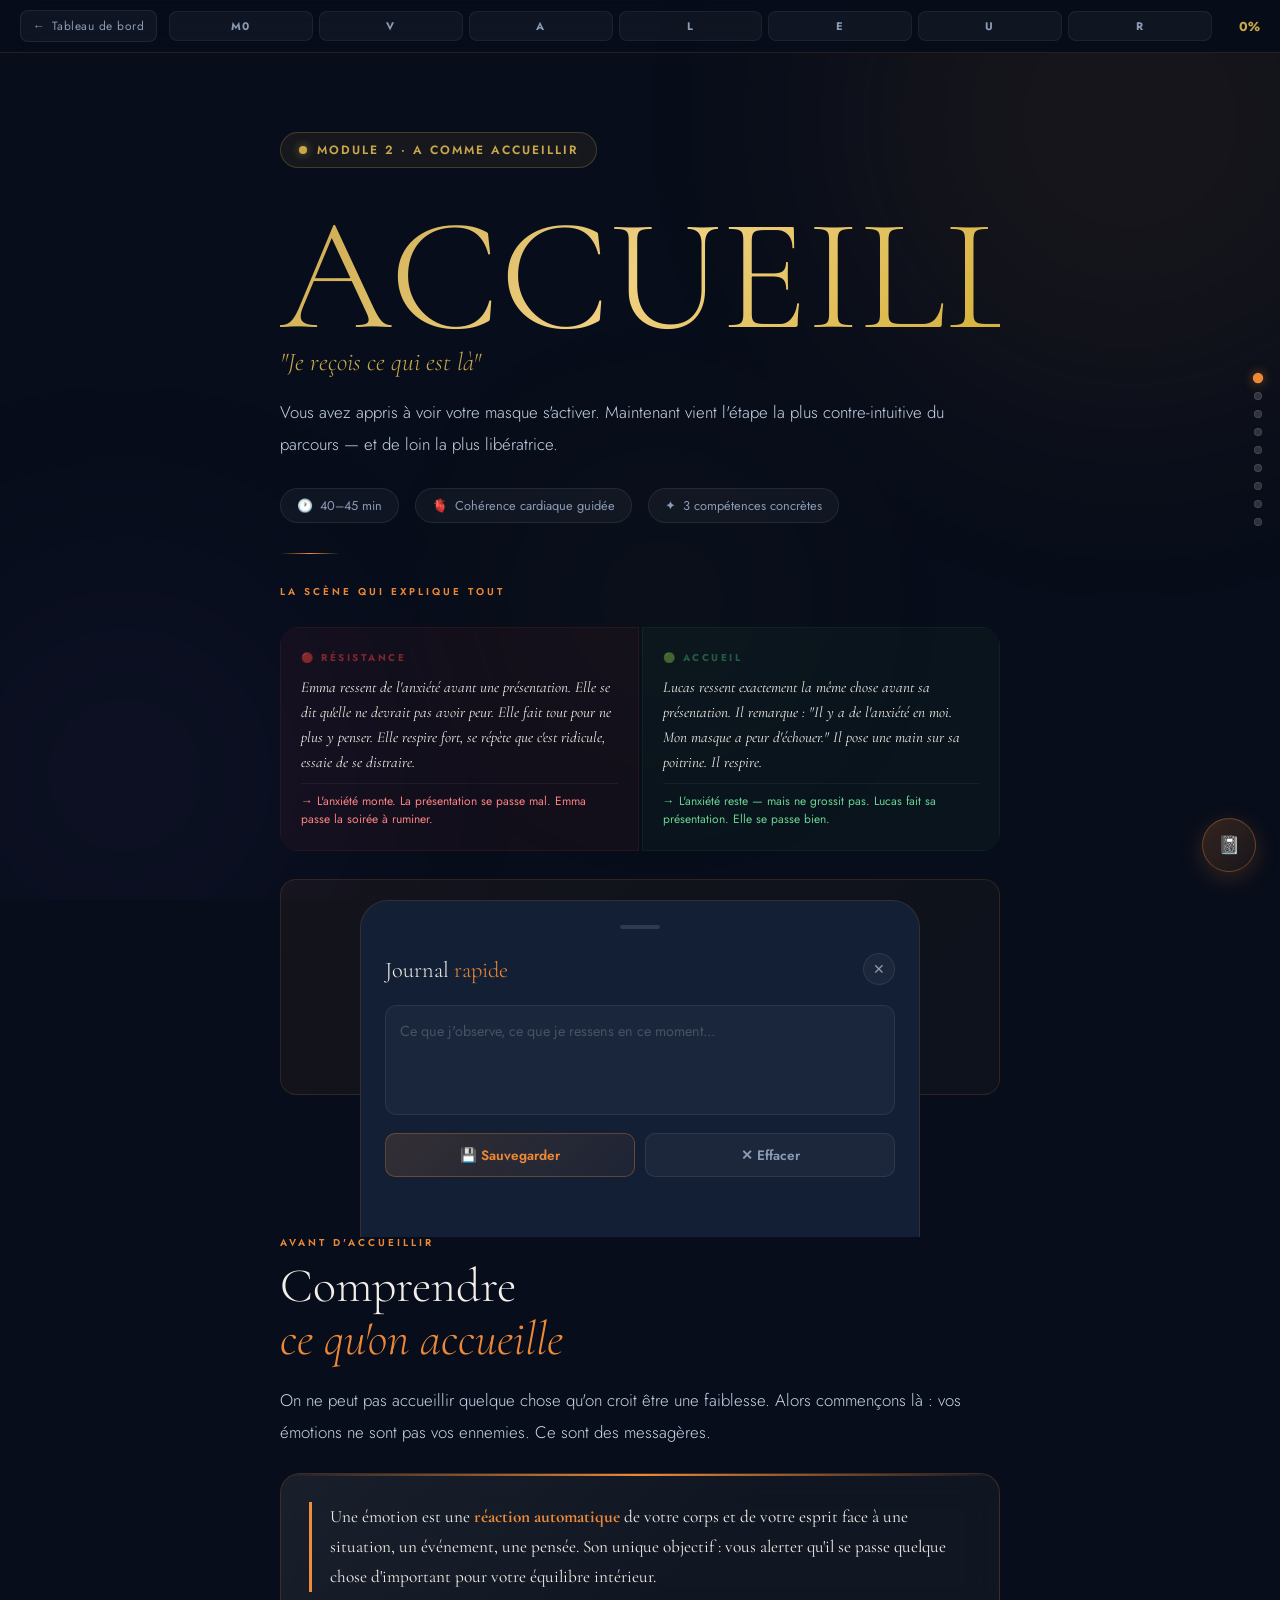
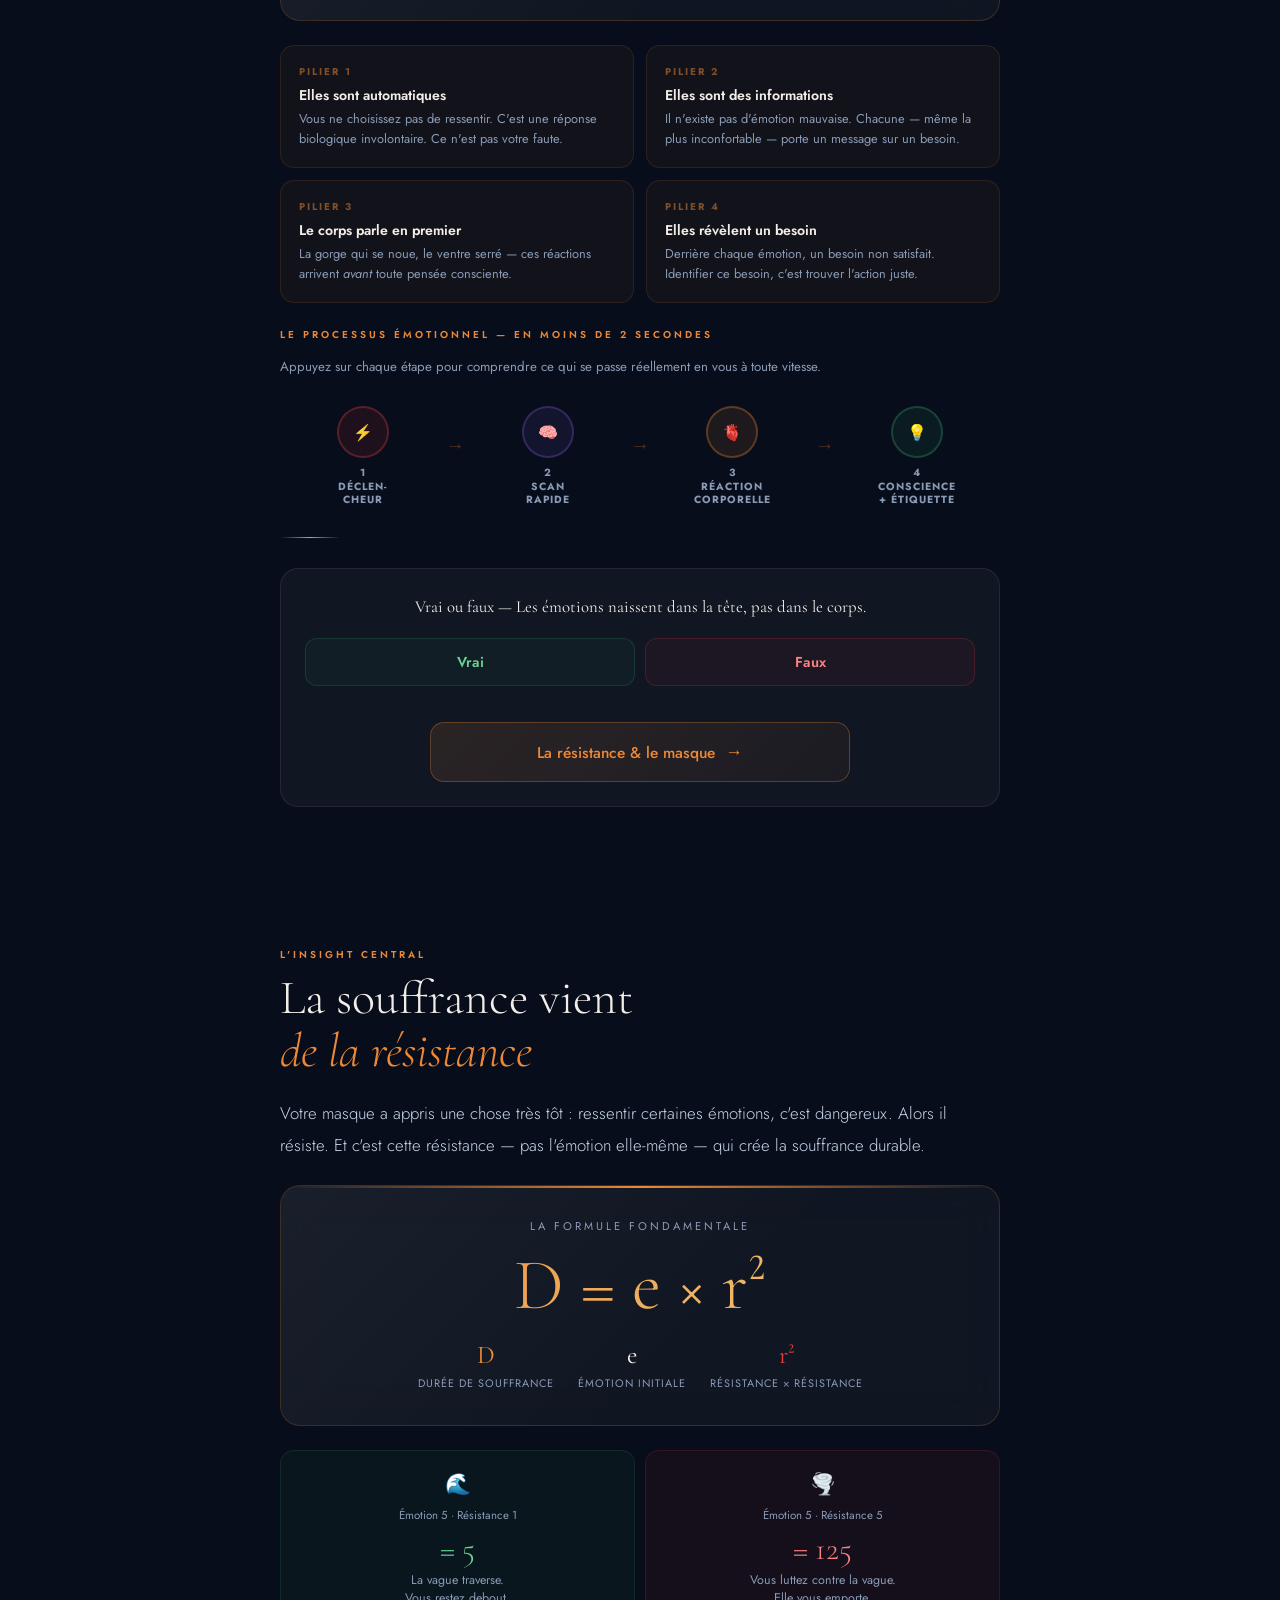
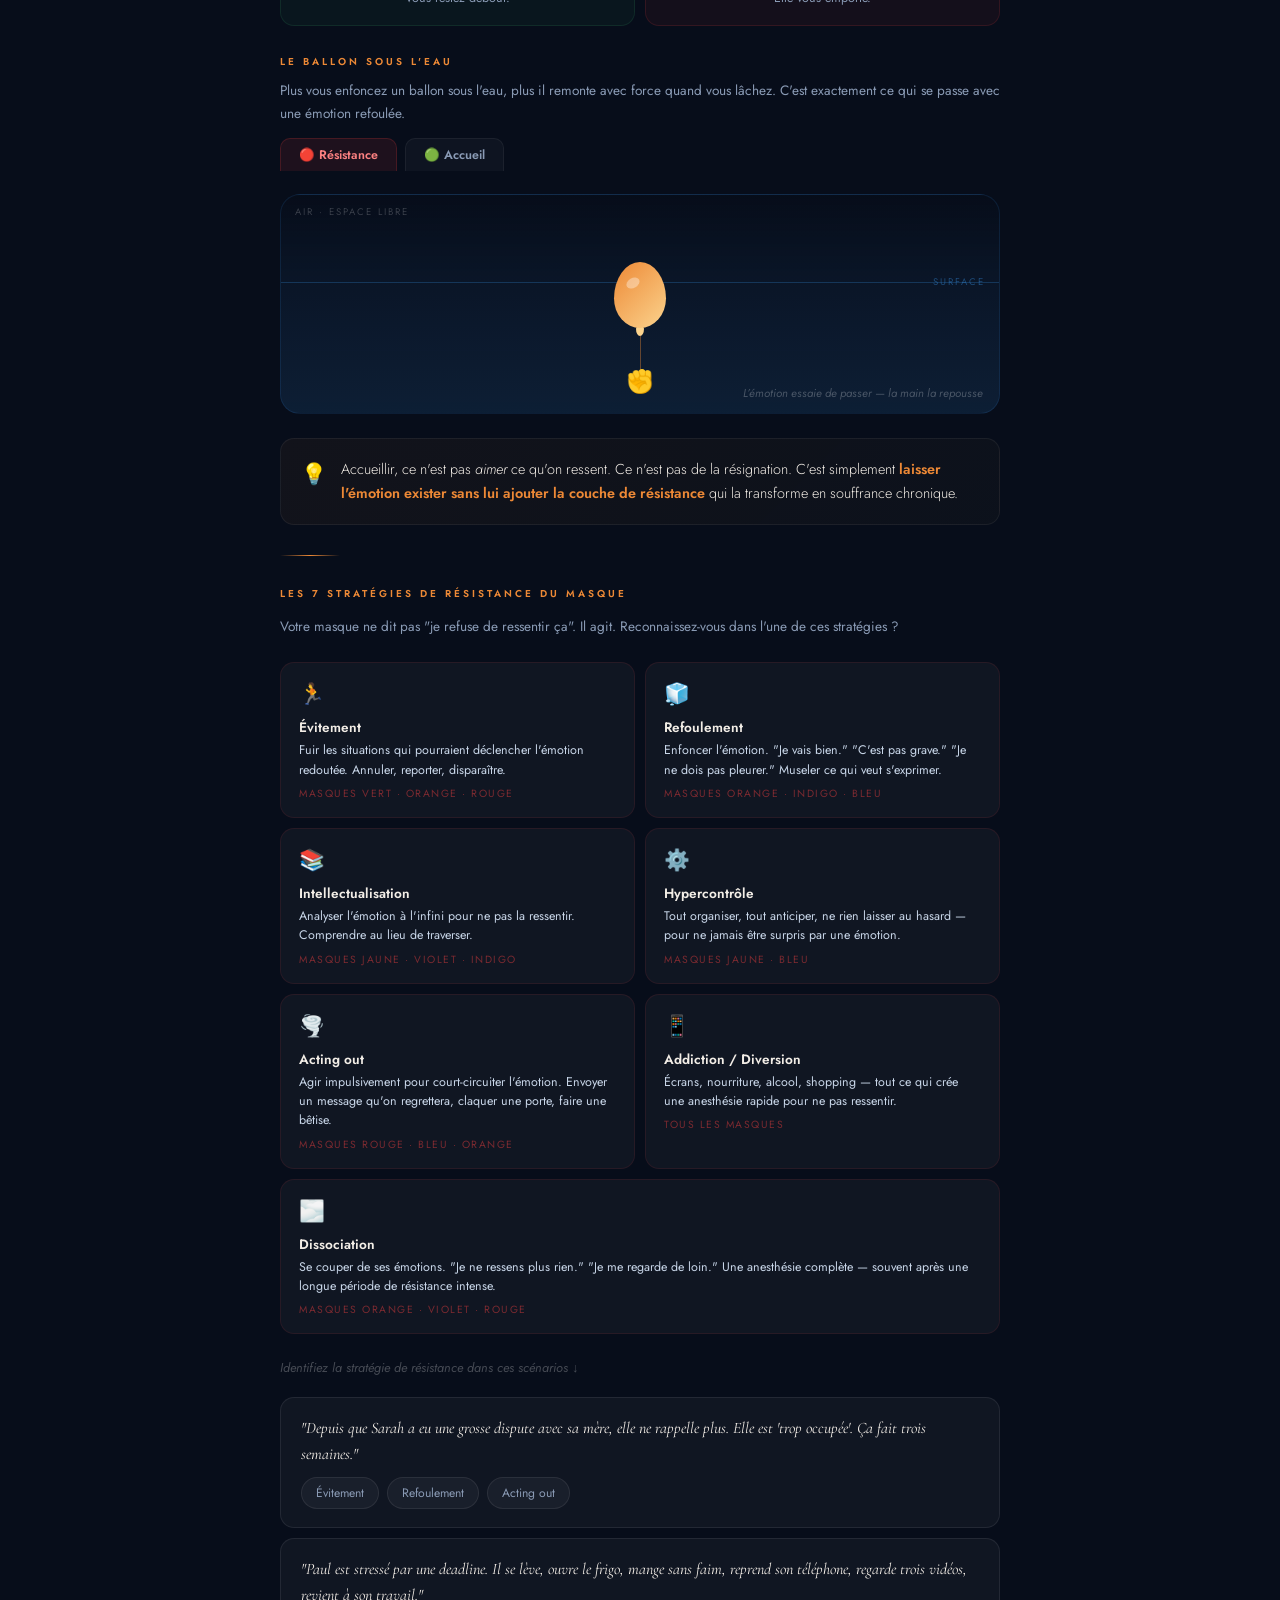
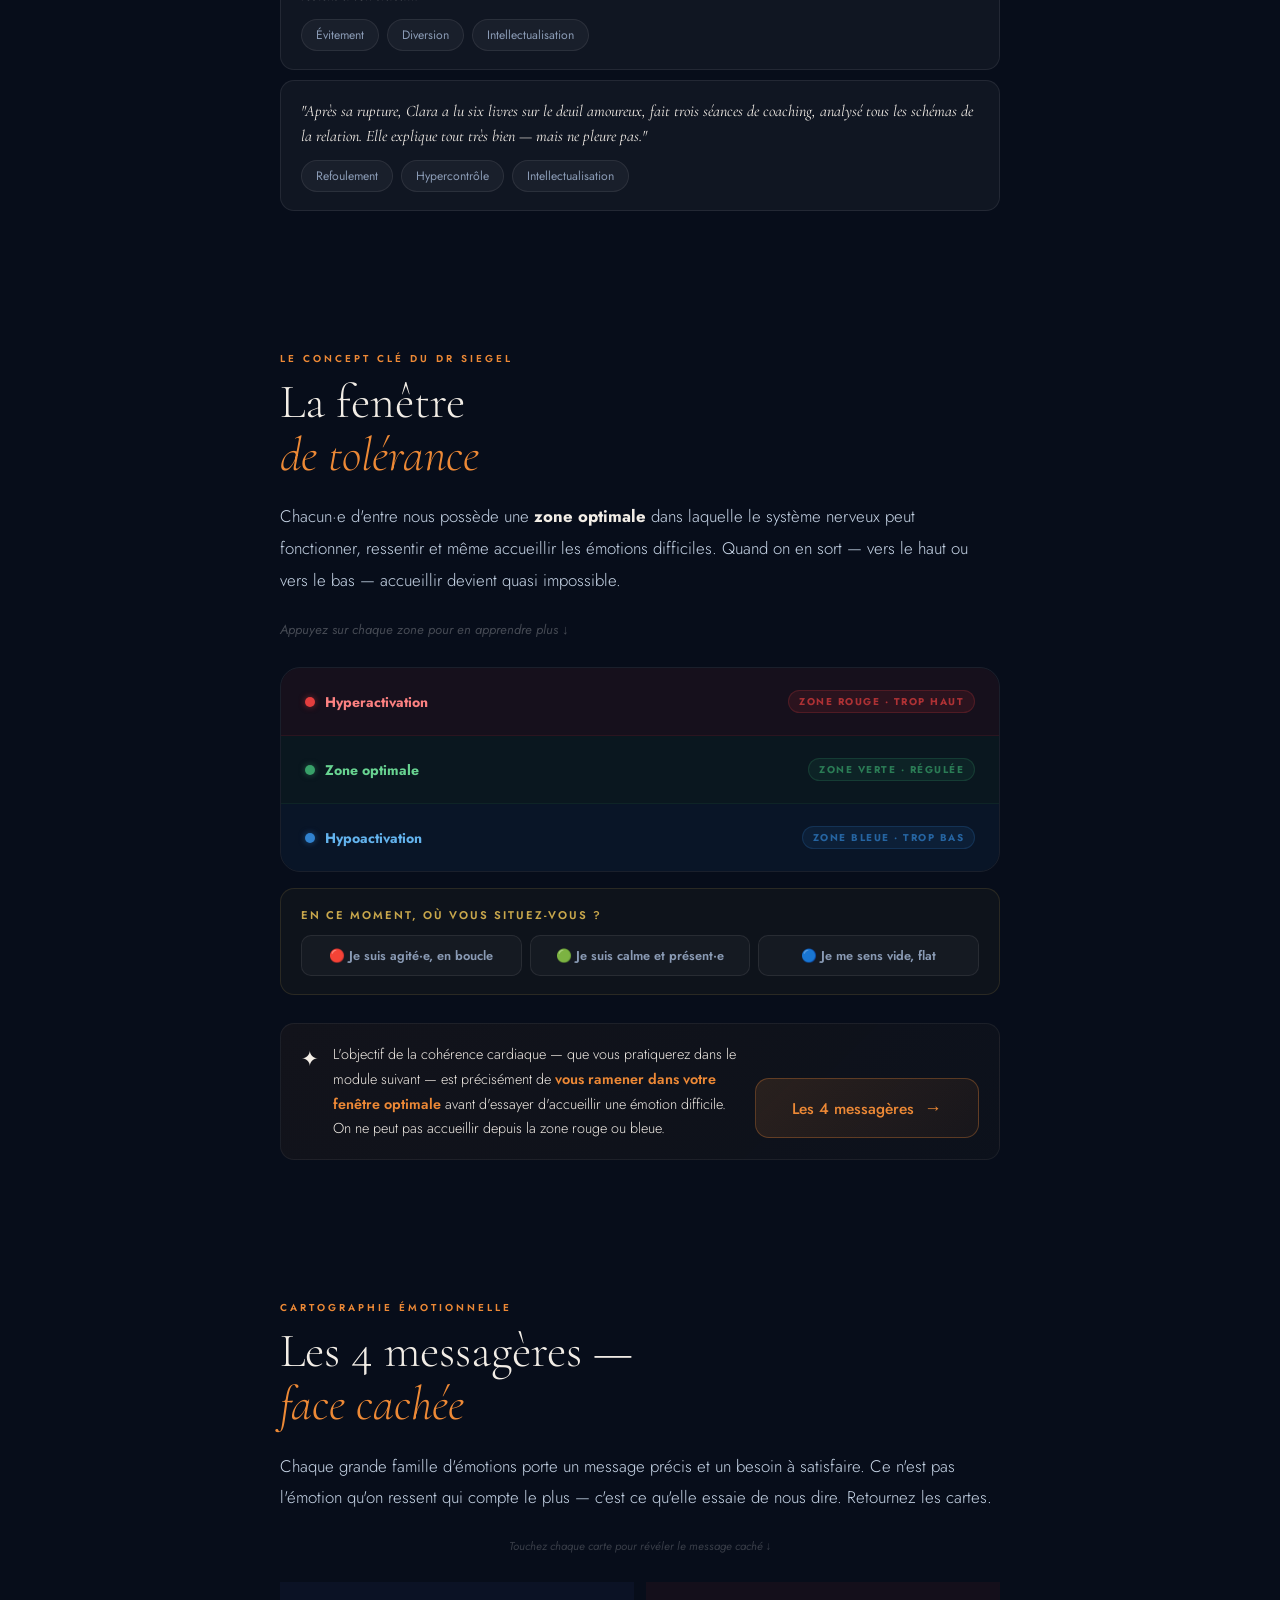
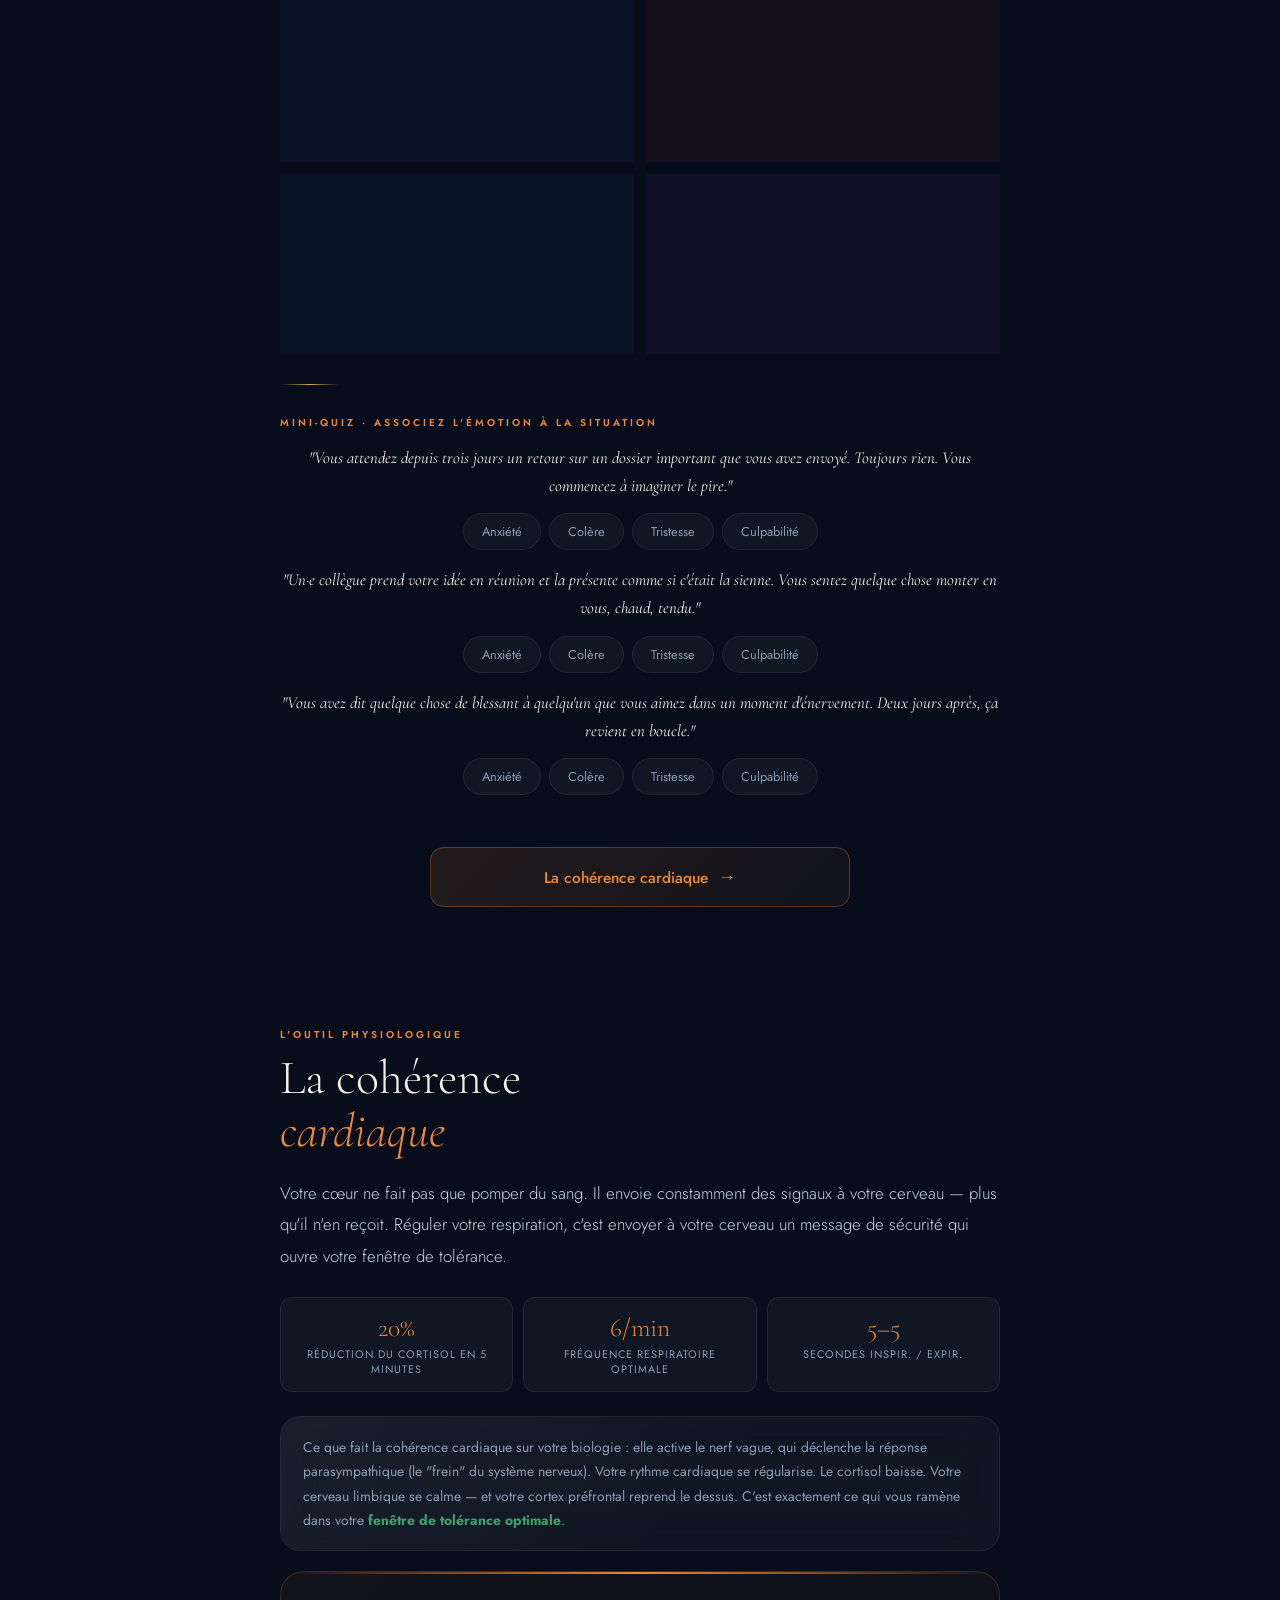
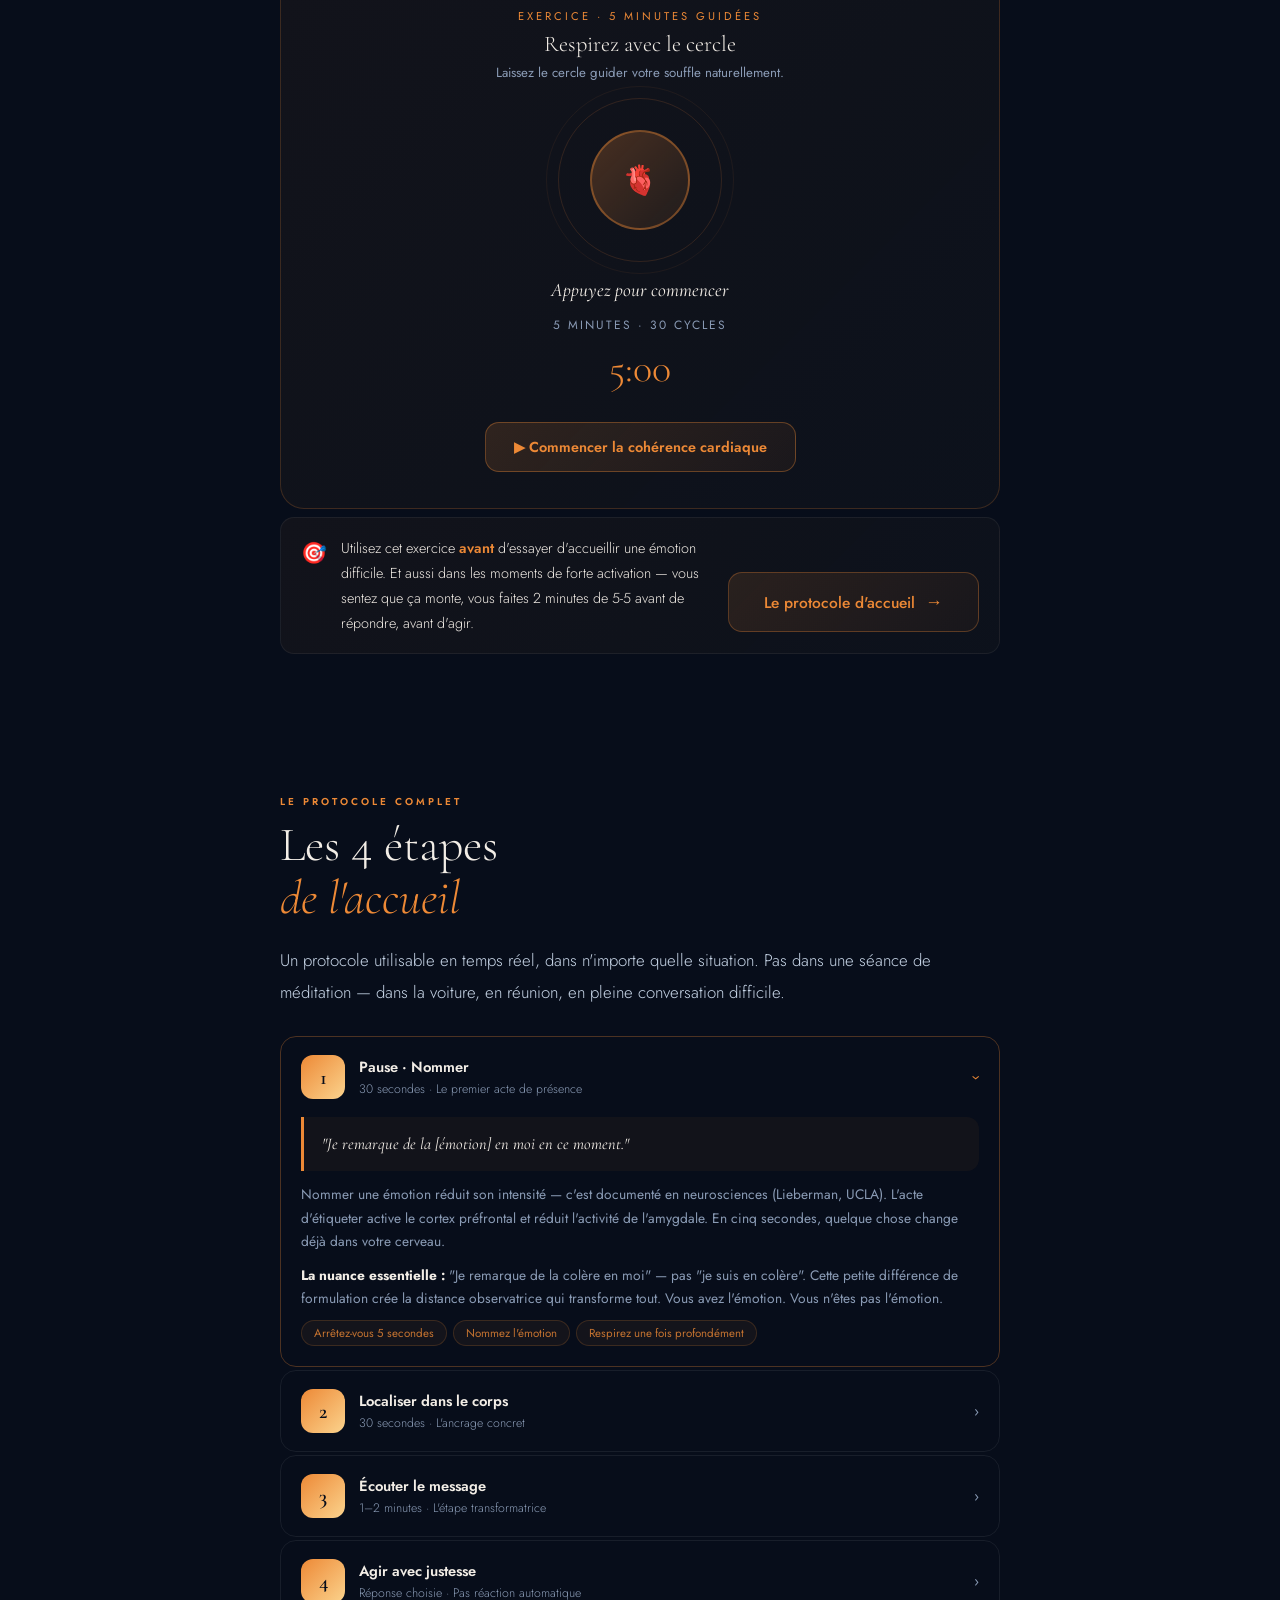
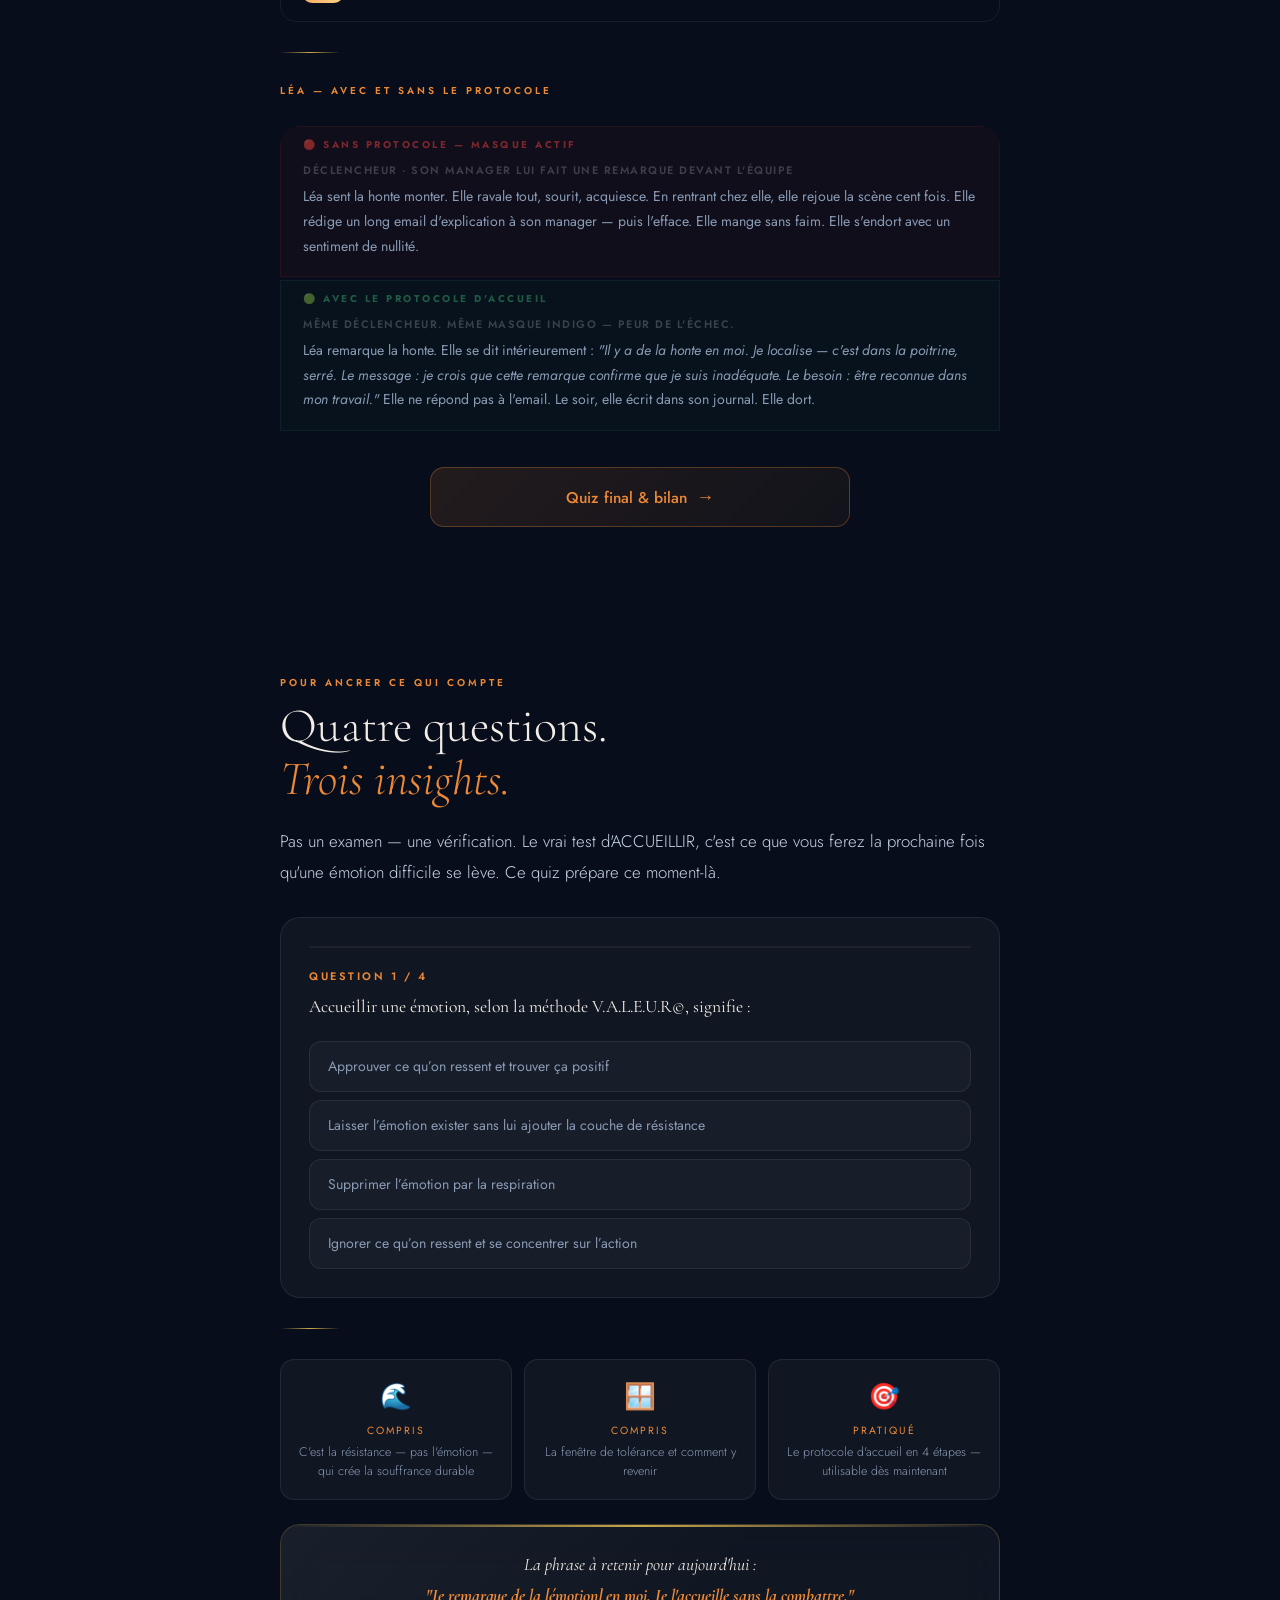
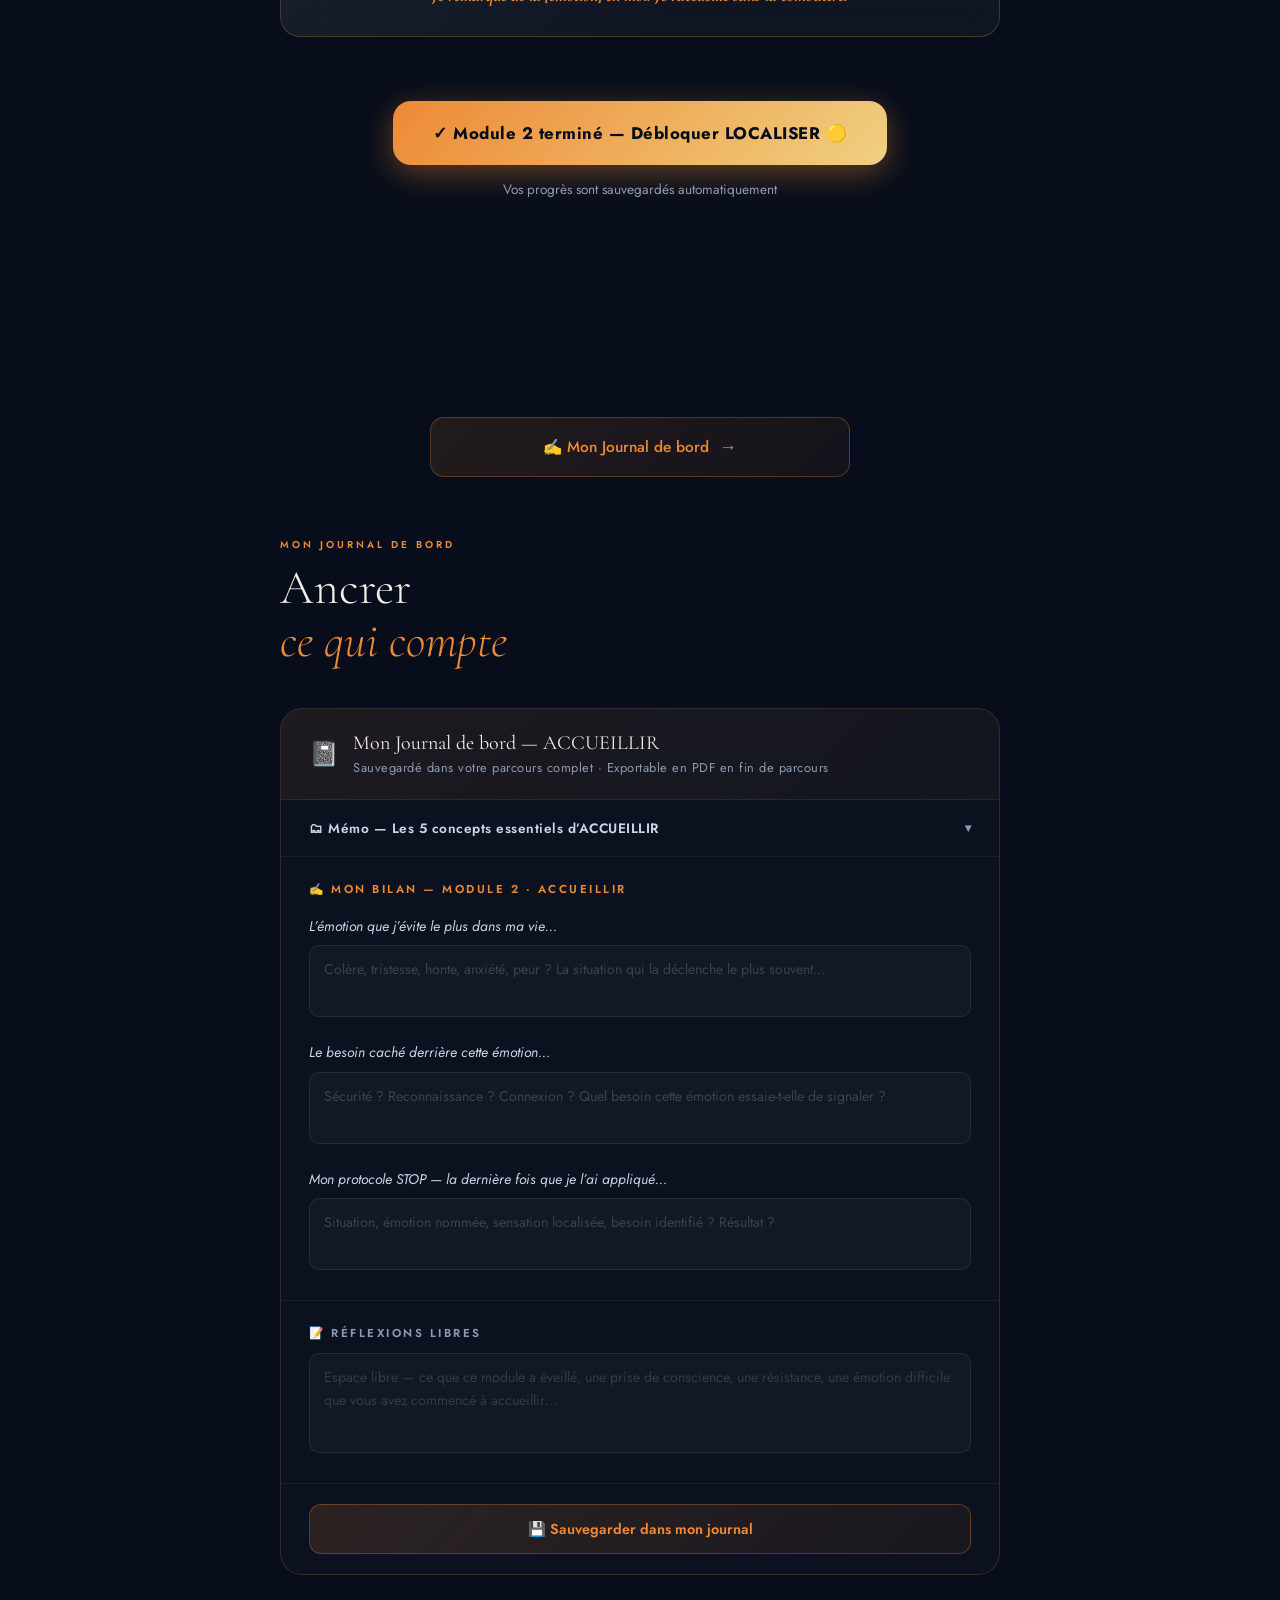
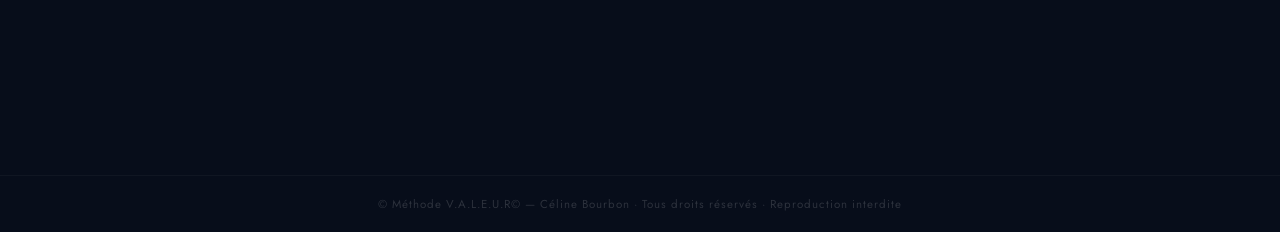
<file: module2.html>
<!DOCTYPE html>
<html lang="fr">
<head>
<meta charset="UTF-8">
<meta name="viewport" content="width=device-width, initial-scale=1.0, maximum-scale=1.0">
<title>Module 2 — ACCUEILLIR · La porte vers vos émotions · Méthode V.A.L.E.U.R©</title>
<link href="https://fonts.googleapis.com/css2?family=Cormorant+Garamond:ital,wght@0,300;0,400;0,600;0,700;1,300;1,400&family=Jost:wght@300;400;500;600;700&display=swap" rel="stylesheet">
<meta name="robots" content="noindex, nofollow">
<style>
*,*::before,*::after{box-sizing:border-box;margin:0;padding:0;}
:root{
  --gold:#C9A84C;--gold-light:#F0D080;--gold-glow:rgba(201,168,76,.22);
  --navy:#070D1A;--navy2:#0D1526;--navy3:#131F35;
  --glass:rgba(255,255,255,.04);--gb:rgba(255,255,255,.08);
  --text:#F2EDE6;--muted:#8A9BB5;--text2:#C8D6E8;
  --orange:#ED8936;--orange-light:#FBD38D;--orange-glow:rgba(237,137,54,.2);
  --red:#E53E3E;--yellow:#D69E2E;--green:#38A169;--blue:#3182CE;--indigo:#5A67D8;--violet:#805AD5;
}
html{scroll-behavior:smooth;}
body{font-family:'Jost',sans-serif;background:var(--navy);color:var(--text);min-height:100vh;overflow-x:hidden;user-select:none;-webkit-user-select:none;}

/* ── AURORA ── */
.bg-aurora{position:fixed;inset:0;z-index:0;overflow:hidden;pointer-events:none;}
.orb{position:absolute;border-radius:50%;filter:blur(130px);animation:drift 22s ease-in-out infinite;}
.orb1{width:600px;height:600px;background:var(--orange);top:-180px;right:-150px;opacity:.07;}
.orb2{width:450px;height:450px;background:var(--violet);bottom:-100px;left:-100px;opacity:.06;animation-delay:-9s;}
.orb3{width:300px;height:300px;background:var(--gold);top:50%;left:40%;opacity:.04;animation-delay:-17s;}
@keyframes drift{0%,100%{transform:translate(0,0);}33%{transform:translate(30px,-25px);}66%{transform:translate(-20px,30px);}}

/* ── PROGRESS BAR ── */
#progress-bar{position:fixed;top:0;left:0;right:0;z-index:1000;background:rgba(7,13,26,.92);backdrop-filter:blur(20px);border-bottom:1px solid rgba(237,137,54,.15);padding:10px 20px;display:flex;align-items:center;gap:12px;}
.pb-back{display:flex;align-items:center;gap:6px;background:var(--glass);border:1px solid var(--gb);border-radius:8px;padding:6px 12px;color:var(--muted);font-size:12px;letter-spacing:.5px;text-decoration:none;transition:all .3s;white-space:nowrap;flex-shrink:0;}
.pb-back:hover{background:var(--orange-glow);border-color:var(--orange);color:var(--orange);}
.pb-steps{display:flex;gap:6px;flex:1;align-items:center;}
.pb-step{flex:1;height:30px;border-radius:8px;background:rgba(255,255,255,.04);border:1px solid rgba(255,255,255,.06);display:flex;align-items:center;justify-content:center;transition:all .5s cubic-bezier(.34,1.56,.64,1);}
.pb-step.done{background:linear-gradient(135deg,var(--gold),var(--gold-light));border-color:var(--gold-light);}
.pb-step.active{background:rgba(237,137,54,.1);border-color:var(--orange);animation:pb-pulse 2.5s ease-in-out infinite;}
@keyframes pb-pulse{0%,100%{box-shadow:0 0 0 0 rgba(237,137,54,.3);}50%{box-shadow:0 0 0 4px rgba(237,137,54,0);}}
.pb-letter{font-size:11px;font-weight:700;letter-spacing:1.5px;color:var(--muted);}
.pb-step.done .pb-letter{color:#070D1A;}
.pb-step.active .pb-letter{color:var(--orange);}
.pb-pct{font-size:13px;font-weight:700;color:var(--gold);min-width:36px;text-align:right;}
@media(max-width:480px){.pb-letter{font-size:9px;}.pb-step{height:24px;}#progress-bar{padding:8px 12px;gap:8px;}.pb-back span{display:none;}}

/* ── SCROLL LINE ── */
#scroll-line{position:fixed;top:50px;left:0;height:2px;z-index:999;background:linear-gradient(90deg,var(--orange),var(--gold-light));width:0%;transition:width .1s linear;}

/* ── DOT NAV ── */
#dot-nav{position:fixed;right:18px;top:50%;transform:translateY(-50%);z-index:500;display:flex;flex-direction:column;gap:10px;}
.dot{width:8px;height:8px;border-radius:50%;background:rgba(255,255,255,.15);border:1px solid rgba(255,255,255,.1);cursor:pointer;transition:all .4s;}
.dot.active{background:var(--orange);border-color:var(--orange);box-shadow:0 0 8px rgba(237,137,54,.5);transform:scale(1.3);}
.dot:hover{background:rgba(237,137,54,.5);}
@media(max-width:768px){#dot-nav{display:none;}}

/* ── MAIN ── */
main{position:relative;z-index:1;max-width:760px;margin:0 auto;padding:72px 20px 140px;}

/* ── SECTIONS ── */
.section{padding:60px 0;opacity:0;transform:translateY(30px);transition:opacity .7s ease,transform .7s ease;}
.section.visible{opacity:1;transform:none;}
.s-label{font-size:10px;letter-spacing:3px;text-transform:uppercase;color:var(--orange);margin-bottom:10px;font-weight:600;}
.s-title{font-family:'Cormorant Garamond',serif;font-size:clamp(2rem,5vw,3rem);font-weight:300;line-height:1.1;color:var(--text);margin-bottom:20px;}
.s-title em{font-style:italic;color:var(--orange);}
.s-lead{font-size:1.05rem;line-height:1.88;color:var(--text2);font-weight:300;margin-bottom:24px;}
.divider{width:60px;height:1px;background:linear-gradient(90deg,transparent,var(--orange),transparent);margin:30px 0;}
.divider-gold{width:60px;height:1px;background:linear-gradient(90deg,transparent,var(--gold),transparent);margin:30px 0;}

/* ── GLASS ── */
.glass{background:var(--glass);backdrop-filter:blur(20px);-webkit-backdrop-filter:blur(20px);border:1px solid var(--gb);border-radius:20px;padding:28px;position:relative;overflow:hidden;}
.glass::before{content:'';position:absolute;inset:0;background:linear-gradient(135deg,rgba(255,255,255,.04) 0%,transparent 60%);pointer-events:none;}
.glass-orange{border-color:rgba(237,137,54,.2);}
.glass-orange::after{content:'';position:absolute;top:0;left:0;right:0;height:2px;background:linear-gradient(90deg,transparent,var(--orange),transparent);}
.glass-gold{border-color:rgba(201,168,76,.25);}
.glass-gold::after{content:'';position:absolute;top:0;left:0;right:0;height:2px;background:linear-gradient(90deg,transparent,var(--gold),transparent);}

/* ── HERO ── */
.module-hero-badge{display:inline-flex;align-items:center;gap:10px;margin-bottom:28px;padding:8px 18px;border-radius:100px;background:rgba(237,137,54,.08);border:1px solid rgba(237,137,54,.2);}
.mhb-dot{width:8px;height:8px;border-radius:50%;background:var(--orange);box-shadow:0 0 8px var(--orange);animation:glow-pulse 2s ease-in-out infinite;}
@keyframes glow-pulse{0%,100%{opacity:1;transform:scale(1);}50%{opacity:.5;transform:scale(.85);}}
.mhb-text{font-size:.75rem;letter-spacing:2px;text-transform:uppercase;color:var(--gold,#C9A84C);font-weight:600;}
.hero-big-letter{font-family:'Cormorant Garamond',serif;font-size:clamp(5rem,18vw,10rem);font-weight:300;color:transparent;background:linear-gradient(135deg,#C9A84C 0%,#F0D080 50%,#D4AF37 100%);-webkit-background-clip:text;-webkit-text-fill-color:transparent;background-clip:text;line-height:1;display:block;margin-bottom:-10px;}
.hero-subtitle{font-family:'Cormorant Garamond',serif;font-size:clamp(1.2rem,3vw,1.6rem);font-weight:300;font-style:italic;color:var(--gold);margin-bottom:20px;}
.hero-meta{display:flex;gap:16px;flex-wrap:wrap;margin-top:28px;}
.hero-meta-pill{display:flex;align-items:center;gap:7px;background:var(--glass);border:1px solid var(--gb);border-radius:100px;padding:7px 16px;font-size:.8rem;color:var(--muted);}

/* ── SCENE ACCROCHE ── */
.paradox-split{display:grid;grid-template-columns:1fr 1fr;gap:3px;border-radius:18px;overflow:hidden;margin:28px 0;}
.ps-resist{background:rgba(229,62,62,.05);border:1px solid rgba(229,62,62,.1);padding:22px 20px;}
.ps-accueil{background:rgba(56,161,105,.05);border:1px solid rgba(56,161,105,.1);padding:22px 20px;}
.ps-label{font-size:.62rem;letter-spacing:2.5px;text-transform:uppercase;font-weight:700;margin-bottom:10px;}
.ps-resist .ps-label{color:rgba(229,62,62,.5);}
.ps-accueil .ps-label{color:rgba(56,161,105,.5);}
.ps-scenario{font-family:'Cormorant Garamond',serif;font-size:.95rem;font-style:italic;color:var(--text);line-height:1.65;margin-bottom:8px;}
.ps-result{font-size:.75rem;color:var(--muted);line-height:1.5;padding-top:8px;border-top:1px solid rgba(255,255,255,.05);}
.ps-resist .ps-result{color:#FC8181;}
.ps-accueil .ps-result{color:#68D391;}
@media(max-width:540px){.paradox-split{grid-template-columns:1fr;}}

.insight-banner{margin:20px 0;padding:22px 24px;border-radius:16px;background:linear-gradient(135deg,rgba(237,137,54,.06),rgba(201,168,76,.03));border:1px solid rgba(237,137,54,.15);text-align:center;}
.ib-question{font-family:'Cormorant Garamond',serif;font-size:clamp(1.1rem,3vw,1.35rem);font-style:italic;color:var(--text);line-height:1.7;}
.ib-question em{color:var(--orange);}

/* ── PROCESSUS EMOTIONNEL ── */
.process-frise{margin:28px 0;position:relative;}
.pf-track{display:flex;align-items:center;gap:0;position:relative;}
.pf-node{display:flex;flex-direction:column;align-items:center;flex:1;cursor:pointer;}
.pf-circle{width:52px;height:52px;border-radius:50%;display:flex;align-items:center;justify-content:center;font-size:1rem;margin-bottom:8px;transition:all .3s;border:2px solid transparent;}
.pf-node:hover .pf-circle{transform:scale(1.1);}
.pf-num{font-size:.65rem;letter-spacing:1px;text-transform:uppercase;font-weight:700;color:var(--muted);text-align:center;line-height:1.3;}
.pf-arrow{color:rgba(237,137,54,.3);font-size:1.2rem;flex-shrink:0;margin-bottom:22px;}
.pf-detail{margin-top:16px;background:var(--glass);border:1px solid var(--gb);border-radius:14px;padding:16px 18px;display:none;animation:fadeIn .4s ease;}
.pf-detail.show{display:block;}
@keyframes fadeIn{from{opacity:0;transform:translateY(6px);}to{opacity:1;transform:none;}}
.pfd-title{font-weight:600;font-size:.88rem;color:var(--text);margin-bottom:4px;}
.pfd-desc{font-size:.83rem;color:var(--text2);line-height:1.65;}
.pfd-badge{display:inline-block;font-size:.62rem;letter-spacing:1.5px;text-transform:uppercase;padding:2px 9px;border-radius:100px;font-weight:700;margin-bottom:6px;}
.timing-bar{margin-top:14px;padding:10px 16px;background:rgba(237,137,54,.06);border:1px solid rgba(237,137,54,.15);border-radius:10px;font-size:.78rem;color:var(--orange);text-align:center;letter-spacing:.5px;}

/* ── KEY INSIGHT ── */
.key-insight{display:flex;gap:14px;align-items:flex-start;padding:18px 20px;border-radius:14px;background:linear-gradient(135deg,rgba(237,137,54,.05),rgba(201,168,76,.03));border:1px solid rgba(255,255,255,.06);margin:20px 0;}
.ki-icon{font-size:1.3rem;flex-shrink:0;margin-top:2px;}
.ki-text{font-size:.9rem;color:var(--text);line-height:1.72;font-weight:300;}
.ki-text strong{color:var(--orange);font-weight:600;}

/* ── VÉRITE QUIZ (vrai/faux) ── */
.vf-card{background:var(--glass);border:1px solid var(--gb);border-radius:18px;padding:24px;margin:20px 0;}
.vf-question{font-family:'Cormorant Garamond',serif;font-size:1.05rem;color:var(--text);line-height:1.65;margin-bottom:18px;text-align:center;}
.vf-btns{display:flex;gap:10px;}
.vf-btn{flex:1;padding:13px;border-radius:12px;font-family:'Jost',sans-serif;font-size:.9rem;font-weight:600;cursor:pointer;transition:all .35s;border:1px solid;}
.vf-true{background:rgba(56,161,105,.06);border-color:rgba(56,161,105,.2);color:#68D391;}
.vf-false{background:rgba(229,62,62,.06);border-color:rgba(229,62,62,.2);color:#FC8181;}
.vf-btn:hover{transform:translateY(-2px);}
.vf-btn.correct{background:rgba(56,161,105,.15);border-color:rgba(56,161,105,.5);}
.vf-btn.wrong{background:rgba(229,62,62,.15);border-color:rgba(229,62,62,.4);}
.vf-reveal{margin-top:14px;padding:14px 16px;border-radius:12px;background:rgba(255,255,255,.03);border:1px solid rgba(255,255,255,.07);font-size:.87rem;color:var(--text2);line-height:1.65;display:none;}
.vf-reveal.show{display:block;animation:fadeIn .4s ease;}

/* ── BALLON SOUS L'EAU ── */
.balloon-scene{position:relative;height:220px;border-radius:20px;overflow:hidden;margin:24px 0;background:linear-gradient(180deg,rgba(7,13,26,.6) 0%,rgba(49,130,206,.08) 40%,rgba(49,130,206,.15) 100%);border:1px solid rgba(49,130,206,.15);}
.water-line{position:absolute;top:40%;left:0;right:0;height:1px;background:rgba(49,130,206,.3);}
.water-label{position:absolute;top:40%;right:14px;transform:translateY(-50%);font-size:.6rem;letter-spacing:2px;text-transform:uppercase;color:rgba(49,130,206,.5);}
.surface-label{position:absolute;top:10px;left:14px;font-size:.6rem;letter-spacing:2px;text-transform:uppercase;color:rgba(255,255,255,.2);}
.balloon-wrap{position:absolute;bottom:20px;left:50%;transform:translateX(-50%);display:flex;flex-direction:column;align-items:center;gap:0;}
.balloon-body{width:52px;height:66px;border-radius:50% 50% 50% 50% / 55% 55% 45% 45%;background:linear-gradient(135deg,var(--orange),#FBD38D);position:relative;animation:balloon-fight 2.8s ease-in-out infinite;}
@keyframes balloon-fight{0%,100%{transform:translateY(0);}40%{transform:translateY(-14px);}60%{transform:translateY(-8px);}}
.balloon-body::after{content:'';position:absolute;top:16px;left:12px;width:14px;height:10px;border-radius:50%;background:rgba(255,255,255,.35);transform:rotate(-30deg);}
.balloon-knot{width:8px;height:10px;background:var(--orange-light);border-radius:50% 50% 50% 50% / 30% 30% 70% 70%;margin:-2px auto 0;}
.balloon-string{width:1px;height:34px;background:rgba(237,137,54,.4);}
.hand-hold{font-size:1.4rem;line-height:1;}
.balloon-wrap.released .balloon-body{animation:balloon-fly 1.2s cubic-bezier(.34,1.56,.64,1) forwards;}
@keyframes balloon-fly{0%{transform:translateY(0);}100%{transform:translateY(-260px);}}
.balloon-wrap.released .hand-hold{animation:hand-open .4s ease forwards;}
@keyframes hand-open{to{opacity:.3;}}
.balloon-caption{position:absolute;bottom:12px;right:16px;font-size:.72rem;font-style:italic;color:rgba(255,255,255,.25);}
.balloon-tabs{display:flex;gap:8px;margin-bottom:-1px;}
.btab{padding:7px 18px;border-radius:10px 10px 0 0;font-size:.78rem;font-weight:600;cursor:pointer;background:rgba(255,255,255,.03);border:1px solid rgba(255,255,255,.06);color:var(--muted);transition:all .3s;border-bottom:none;}
.btab.active-r{background:rgba(229,62,62,.1);border-color:rgba(229,62,62,.2);color:#FC8181;}
.btab.active-g{background:rgba(56,161,105,.1);border-color:rgba(56,161,105,.2);color:#68D391;}
.balloon-wrap.released{bottom:auto;top:-20px;}

/* ── RÉSISTANCE GRID ── */
.resist-grid{display:grid;grid-template-columns:1fr 1fr;gap:10px;margin:24px 0;}
.r-card{background:var(--glass);border:1px solid rgba(229,62,62,.1);border-radius:14px;padding:16px 18px;transition:all .35s;cursor:default;}
.r-card:hover{border-color:rgba(229,62,62,.25);transform:translateY(-2px);}
.r-icon{font-size:1.3rem;margin-bottom:8px;}
.r-name{font-size:.85rem;font-weight:600;color:var(--text);margin-bottom:4px;}
.r-desc{font-size:.78rem;color:var(--text2);line-height:1.55;}
.r-masque{font-size:.65rem;letter-spacing:1.5px;text-transform:uppercase;color:rgba(229,62,62,.5);margin-top:6px;}
@media(max-width:500px){.resist-grid{grid-template-columns:1fr;}}

/* ── RÉSISTANCE QUIZ ── */
.scenario-cards{display:flex;flex-direction:column;gap:10px;margin:20px 0;}
.sc-card{background:var(--glass);border:1px solid var(--gb);border-radius:14px;padding:18px 20px;cursor:pointer;transition:all .3s;}
.sc-card:hover{border-color:rgba(237,137,54,.2);}
.sc-scenario{font-family:'Cormorant Garamond',serif;font-size:1rem;font-style:italic;color:var(--text);margin-bottom:10px;line-height:1.6;}
.sc-choices{display:flex;gap:8px;flex-wrap:wrap;}
.sc-choice{padding:6px 14px;border-radius:100px;font-size:.76rem;background:rgba(255,255,255,.04);border:1px solid rgba(255,255,255,.08);color:var(--muted);cursor:pointer;transition:all .3s;}
.sc-choice:hover{background:rgba(237,137,54,.07);border-color:rgba(237,137,54,.2);color:var(--text);}
.sc-choice.correct{background:rgba(56,161,105,.1);border-color:rgba(56,161,105,.35);color:#68D391;}
.sc-choice.wrong{background:rgba(229,62,62,.08);border-color:rgba(229,62,62,.25);color:#FC8181;}
.sc-reveal{font-size:.82rem;color:var(--text2);line-height:1.6;margin-top:10px;padding-top:10px;border-top:1px solid rgba(255,255,255,.05);display:none;}
.sc-reveal.show{display:block;animation:fadeIn .4s ease;}

/* ── FENÊTRE DE TOLÉRANCE ── */
.tolerance-container{margin:28px 0;position:relative;}
.tw-visual{border-radius:20px;overflow:hidden;border:1px solid rgba(255,255,255,.08);position:relative;}
.tw-zone{padding:22px 24px;cursor:pointer;transition:all .35s;position:relative;}
.tw-zone.hyper{background:rgba(229,62,62,.07);border-bottom:1px solid rgba(229,62,62,.1);}
.tw-zone.optimal{background:rgba(56,161,105,.07);border-bottom:1px solid rgba(56,161,105,.1);}
.tw-zone.hypo{background:rgba(49,130,206,.07);}
.tw-zone-header{display:flex;align-items:center;justify-content:space-between;}
.tw-zone-label{display:flex;align-items:center;gap:10px;}
.tw-zone-dot{width:10px;height:10px;border-radius:50%;flex-shrink:0;}
.tw-zone.hyper .tw-zone-dot{background:var(--red);box-shadow:0 0 6px rgba(229,62,62,.5);}
.tw-zone.optimal .tw-zone-dot{background:var(--green);box-shadow:0 0 6px rgba(56,161,105,.5);}
.tw-zone.hypo .tw-zone-dot{background:var(--blue);box-shadow:0 0 6px rgba(49,130,206,.5);}
.tw-zone-name{font-weight:700;font-size:.88rem;}
.tw-zone.hyper .tw-zone-name{color:#FC8181;}
.tw-zone.optimal .tw-zone-name{color:#68D391;}
.tw-zone.hypo .tw-zone-name{color:#63B3ED;}
.tw-zone-badge{font-size:.62rem;letter-spacing:1.5px;text-transform:uppercase;padding:3px 10px;border-radius:100px;font-weight:700;}
.tw-zone.hyper .tw-zone-badge{background:rgba(229,62,62,.1);color:rgba(229,62,62,.7);border:1px solid rgba(229,62,62,.2);}
.tw-zone.optimal .tw-zone-badge{background:rgba(56,161,105,.1);color:rgba(56,161,105,.7);border:1px solid rgba(56,161,105,.2);}
.tw-zone.hypo .tw-zone-badge{background:rgba(49,130,206,.1);color:rgba(49,130,206,.7);border:1px solid rgba(49,130,206,.2);}
.tw-zone-detail{max-height:0;overflow:hidden;transition:max-height .5s cubic-bezier(.4,0,.2,1);}
.tw-zone.open .tw-zone-detail{max-height:250px;}
.tw-zone-body{padding-top:14px;}
.tw-zone-desc{font-size:.85rem;color:var(--text2);line-height:1.7;margin-bottom:10px;}
.tw-zone-signs{display:flex;flex-wrap:wrap;gap:6px;margin-bottom:10px;}
.tw-sign{padding:4px 11px;border-radius:100px;font-size:.73rem;}
.tw-zone.hyper .tw-sign{background:rgba(229,62,62,.08);border:1px solid rgba(229,62,62,.15);color:rgba(252,129,129,.8);}
.tw-zone.optimal .tw-sign{background:rgba(56,161,105,.08);border:1px solid rgba(56,161,105,.15);color:rgba(104,211,145,.8);}
.tw-zone.hypo .tw-sign{background:rgba(49,130,206,.08);border:1px solid rgba(49,130,206,.15);color:rgba(99,179,237,.8);}
.tw-zone-masques{font-size:.73rem;color:rgba(255,255,255,.25);font-style:italic;}

.tw-locator{margin-top:16px;padding:18px 20px;background:rgba(201,168,76,.04);border:1px solid rgba(201,168,76,.15);border-radius:14px;}
.tw-loc-label{font-size:.7rem;letter-spacing:2px;text-transform:uppercase;color:var(--gold);margin-bottom:12px;font-weight:600;}
.tw-loc-btns{display:flex;gap:8px;flex-wrap:wrap;}
.tw-loc-btn{flex:1;min-width:120px;padding:10px 14px;border-radius:10px;font-family:'Jost',sans-serif;font-size:.8rem;font-weight:600;cursor:pointer;transition:all .35s;border:1px solid rgba(255,255,255,.08);background:rgba(255,255,255,.03);color:var(--muted);}
.tw-loc-btn:hover{border-color:rgba(201,168,76,.3);color:var(--gold);}
.tw-loc-result{margin-top:14px;padding:14px 16px;border-radius:12px;font-size:.87rem;color:var(--text);line-height:1.7;display:none;animation:fadeIn .4s ease;}
.tw-loc-result.show{display:block;}

/* ── FLIP CARDS ÉMOTIONS ── */
.flip-emotions-grid{display:grid;grid-template-columns:1fr 1fr;gap:12px;margin:28px 0;perspective:1000px;}
.flip-emotion-card{height:180px;cursor:pointer;perspective:1000px;}
.fec-inner{width:100%;height:100%;position:relative;transform-style:preserve-3d;transition:transform .6s cubic-bezier(.4,0,.2,1);}
.flip-emotion-card.flipped .fec-inner{transform:rotateY(180deg);}
.fec-front,.fec-back{position:absolute;inset:0;border-radius:16px;backface-visibility:hidden;-webkit-backface-visibility:hidden;padding:20px 16px;display:flex;flex-direction:column;}
.fec-back{transform:rotateY(180deg);}
.fec-front{justify-content:space-between;border:1px solid rgba(255,255,255,.07);}
.fec-back{border:1px solid rgba(255,255,255,.07);}
.fec-emoji{font-size:2rem;margin-bottom:6px;}
.fec-name{font-family:'Cormorant Garamond',serif;font-size:1.1rem;font-weight:400;color:var(--text);}
.fec-signal{font-size:.72rem;color:var(--muted);font-style:italic;margin-top:4px;line-height:1.4;}
.fec-tap{font-size:.6rem;letter-spacing:2px;text-transform:uppercase;color:rgba(255,255,255,.2);margin-top:auto;}
.fec-back-label{font-size:.6rem;letter-spacing:2px;text-transform:uppercase;font-weight:700;margin-bottom:8px;}
.fec-message{font-family:'Cormorant Garamond',serif;font-size:.9rem;font-style:italic;color:var(--text);line-height:1.55;margin-bottom:8px;}
.fec-need{font-size:.78rem;color:var(--muted);margin-bottom:6px;}
.fec-body-loc{font-size:.72rem;font-style:italic;color:rgba(255,255,255,.3);}
/* Couleurs par famille */
.fe-anxiete .fec-front{background:rgba(90,103,216,.06);}
.fe-anxiete .fec-back{background:rgba(90,103,216,.09);}
.fe-anxiete .fec-back-label{color:rgba(163,191,250,.6);}
.fe-colere .fec-front{background:rgba(229,62,62,.06);}
.fe-colere .fec-back{background:rgba(229,62,62,.09);}
.fe-colere .fec-back-label{color:rgba(252,129,129,.6);}
.fe-tristesse .fec-front{background:rgba(49,130,206,.06);}
.fe-tristesse .fec-back{background:rgba(49,130,206,.09);}
.fe-tristesse .fec-back-label{color:rgba(99,179,237,.6);}
.fe-culpa .fec-front{background:rgba(128,90,213,.06);}
.fe-culpa .fec-back{background:rgba(128,90,213,.09);}
.fe-culpa .fec-back-label{color:rgba(214,188,250,.6);}
.fec-flip-hint{text-align:center;font-size:.72rem;color:rgba(255,255,255,.2);margin-bottom:8px;font-style:italic;}
@media(max-width:500px){.flip-emotions-grid{grid-template-columns:1fr;}.flip-emotion-card{height:160px;}}

/* ── QUIZ EMOTION MINI ── */
.emotion-quiz{margin:20px 0;}
.eq-question{font-family:'Cormorant Garamond',serif;font-size:1.05rem;color:var(--text);line-height:1.65;margin-bottom:14px;text-align:center;font-style:italic;}
.eq-opts{display:flex;gap:8px;flex-wrap:wrap;justify-content:center;}
.eq-opt{padding:8px 18px;border-radius:100px;font-size:.8rem;cursor:pointer;background:var(--glass);border:1px solid rgba(255,255,255,.07);color:var(--muted);transition:all .35s;}
.eq-opt:hover{background:rgba(237,137,54,.07);border-color:rgba(237,137,54,.2);color:var(--text);}
.eq-opt.correct{background:rgba(56,161,105,.1);border-color:rgba(56,161,105,.35);color:#68D391;}
.eq-opt.wrong{background:rgba(229,62,62,.08);border-color:rgba(229,62,62,.25);color:#FC8181;}
.eq-feedback{margin-top:14px;padding:14px 16px;border-radius:12px;background:rgba(255,255,255,.03);border:1px solid rgba(255,255,255,.07);font-size:.87rem;color:var(--text2);line-height:1.65;display:none;}
.eq-feedback.show{display:block;animation:fadeIn .4s ease;}

/* ── COHÉRENCE CARDIAQUE ── */
.cc-card{background:linear-gradient(135deg,rgba(237,137,54,.05),rgba(201,168,76,.03));border:1px solid rgba(237,137,54,.2);border-radius:24px;padding:36px 28px;text-align:center;position:relative;overflow:hidden;}
.cc-card::before{content:'';position:absolute;top:0;left:0;right:0;height:2px;background:linear-gradient(90deg,transparent,var(--orange),transparent);}
.cc-orb-wrap{position:relative;width:140px;height:140px;margin:28px auto;}
.cc-orb{width:100px;height:100px;border-radius:50%;background:linear-gradient(135deg,rgba(237,137,54,.25),rgba(237,137,54,.08));border:2px solid rgba(237,137,54,.4);position:absolute;top:50%;left:50%;transform:translate(-50%,-50%);display:flex;align-items:center;justify-content:center;font-size:1.8rem;transition:all 5s cubic-bezier(.4,0,.2,1);}
.cc-ring1{position:absolute;inset:-12px;border-radius:50%;border:1.5px solid rgba(237,137,54,.15);transition:all 5s cubic-bezier(.4,0,.2,1);}
.cc-ring2{position:absolute;inset:-24px;border-radius:50%;border:1px solid rgba(237,137,54,.07);transition:all 5s cubic-bezier(.4,0,.2,1);}
.cc-orb.inhale{width:118px;height:118px;background:linear-gradient(135deg,rgba(237,137,54,.4),rgba(237,137,54,.15));border-color:rgba(237,137,54,.6);box-shadow:0 0 28px rgba(237,137,54,.2);}
.cc-orb.inhale .cc-ring1{inset:-8px;}
.cc-orb.inhale .cc-ring2{inset:-16px;}
.cc-orb.exhale{width:86px;height:86px;background:linear-gradient(135deg,rgba(237,137,54,.12),rgba(237,137,54,.04));border-color:rgba(237,137,54,.25);}
.cc-orb.exhale .cc-ring1{inset:-16px;}
.cc-orb.exhale .cc-ring2{inset:-30px;}
.cc-phase{font-family:'Cormorant Garamond',serif;font-size:1.2rem;font-style:italic;color:var(--text);min-height:32px;margin-top:8px;transition:opacity .5s;}
.cc-count{font-size:.75rem;letter-spacing:2px;text-transform:uppercase;color:var(--muted);margin-top:6px;}
.cc-timer{font-family:'Cormorant Garamond',serif;font-size:2.5rem;font-weight:300;color:var(--orange);margin:10px 0;}
.btn-cc{display:inline-flex;align-items:center;gap:8px;background:linear-gradient(135deg,rgba(237,137,54,.15),rgba(237,137,54,.06));border:1px solid rgba(237,137,54,.35);border-radius:14px;padding:14px 28px;font-family:'Jost',sans-serif;font-size:.9rem;font-weight:600;color:var(--orange);cursor:pointer;margin-top:20px;transition:all .3s;}
.btn-cc:hover{background:rgba(237,137,54,.2);transform:translateY(-2px);}
.cc-science{display:grid;grid-template-columns:1fr 1fr 1fr;gap:10px;margin:24px 0;}
.cs-item{background:var(--glass);border:1px solid var(--gb);border-radius:12px;padding:14px 12px;text-align:center;}
.cs-val{font-family:'Cormorant Garamond',serif;font-size:1.6rem;font-weight:300;color:var(--orange);}
.cs-label{font-size:.68rem;letter-spacing:1px;text-transform:uppercase;color:var(--muted);margin-top:4px;line-height:1.4;}
@media(max-width:500px){.cc-science{grid-template-columns:1fr;}}

/* ── STEPPER 4 ÉTAPES ── */
.stepper{display:flex;flex-direction:column;gap:3px;margin:28px 0;}
.st-step{border-radius:16px;overflow:hidden;cursor:pointer;transition:all .3s;border:1px solid rgba(255,255,255,.07);}
.st-step:hover{border-color:rgba(237,137,54,.2);}
.st-step.active{border-color:rgba(237,137,54,.3);}
.st-header{display:flex;align-items:center;gap:14px;padding:18px 20px;}
.st-num{width:44px;height:44px;border-radius:12px;flex-shrink:0;background:linear-gradient(135deg,var(--orange),#FBD38D);display:flex;align-items:center;justify-content:center;font-family:'Cormorant Garamond',serif;font-size:1.3rem;font-weight:600;color:var(--navy);}
.st-info{flex:1;}
.st-name{font-weight:600;font-size:.92rem;color:var(--text);}
.st-sub{font-size:.77rem;color:var(--muted);margin-top:2px;font-weight:300;}
.st-arrow{font-size:.9rem;color:var(--muted);transition:transform .3s;}
.st-step.active .st-arrow{transform:rotate(90deg);color:var(--orange);}
.st-body{max-height:0;overflow:hidden;transition:max-height .5s cubic-bezier(.4,0,.2,1);}
.st-step.active .st-body{max-height:400px;}
.st-content{padding:0 20px 20px;}
.st-phrase{font-family:'Cormorant Garamond',serif;font-size:1.02rem;font-style:italic;color:var(--text);padding:14px 18px;border-left:3px solid var(--orange);background:rgba(237,137,54,.05);border-radius:0 12px 12px 0;margin-bottom:12px;line-height:1.6;}
.st-expl{font-size:.86rem;color:var(--muted);line-height:1.7;margin-bottom:10px;}
.st-tags{display:flex;flex-wrap:wrap;gap:6px;margin-top:8px;}
.st-tag{padding:4px 12px;border-radius:100px;font-size:.72rem;background:rgba(237,137,54,.06);border:1px solid rgba(237,137,54,.18);color:rgba(237,137,54,.8);}

/* ── VIGNETTE COMPARAISON LÉA ── */
.vignette-compare{margin:28px 0;border-radius:20px;overflow:hidden;}
.vc-label{font-size:.62rem;letter-spacing:2.5px;text-transform:uppercase;font-weight:700;padding:10px 22px;display:block;}
.vc-before{background:rgba(229,62,62,.04);border:1px solid rgba(229,62,62,.1);}
.vc-after{background:rgba(56,161,105,.04);border:1px solid rgba(56,161,105,.1);margin-top:3px;}
.vc-before .vc-label{color:rgba(229,62,62,.5);}
.vc-after .vc-label{color:rgba(56,161,105,.5);}
.vc-trigger{font-size:.68rem;letter-spacing:1.5px;text-transform:uppercase;color:rgba(255,255,255,.2);padding:0 22px 6px;font-weight:600;}
.vc-text{font-size:.88rem;color:var(--muted);line-height:1.75;padding:0 22px 18px;}

/* ── QUIZ FINAL ── */
.quiz-wrap{margin:28px 0;}
.qz-card{background:var(--glass);border:1px solid var(--gb);border-radius:20px;padding:28px;}
.qz-prog{height:2px;background:rgba(255,255,255,.06);border-radius:1px;margin-bottom:20px;overflow:hidden;}
.qzpb{height:100%;background:linear-gradient(90deg,var(--orange),var(--gold-light));border-radius:1px;transition:width .5s;}
.qz-num{font-size:.68rem;letter-spacing:2.5px;text-transform:uppercase;color:var(--orange);margin-bottom:8px;font-weight:600;}
.qz-text{font-family:'Cormorant Garamond',serif;font-size:1.1rem;color:var(--text);line-height:1.65;margin-bottom:20px;}
.qz-opts{display:flex;flex-direction:column;gap:8px;}
.qz-opt{width:100%;text-align:left;background:rgba(255,255,255,.03);border:1px solid rgba(255,255,255,.08);border-radius:12px;padding:14px 18px;font-family:'Jost',sans-serif;font-size:.88rem;color:var(--muted);cursor:pointer;transition:all .3s;line-height:1.5;}
.qz-opt:hover{background:rgba(237,137,54,.06);border-color:rgba(237,137,54,.2);color:var(--text);}
.qz-opt.correct{background:rgba(56,161,105,.1);border-color:rgba(56,161,105,.4);color:#68D391;}
.qz-opt.wrong{background:rgba(229,62,62,.08);border-color:rgba(229,62,62,.3);color:#FC8181;}
.qz-expl{margin-top:14px;padding:14px 16px;background:rgba(255,255,255,.03);border:1px solid rgba(255,255,255,.07);border-radius:12px;font-size:.85rem;color:var(--muted);line-height:1.65;display:none;}
.qz-expl.show{display:block;animation:fadeIn .4s ease;}
.qz-next{display:none;margin-top:14px;float:right;background:linear-gradient(135deg,var(--orange),#FBD38D);border:none;border-radius:10px;padding:11px 24px;font-family:'Jost',sans-serif;font-size:.88rem;font-weight:600;color:var(--navy);cursor:pointer;transition:all .3s;}
.qz-next.show{display:block;}
.qz-next:hover{transform:translateY(-1px);box-shadow:0 5px 18px rgba(237,137,54,.4);}
.qz-score{text-align:center;padding:32px 20px;display:none;}
.qz-score.show{display:block;animation:fadeIn .5s ease;}
.score-big{font-family:'Cormorant Garamond',serif;font-size:4.5rem;font-weight:300;color:var(--orange);line-height:1;}
.score-msg{font-size:1rem;color:var(--text);margin-top:16px;font-weight:300;line-height:1.8;}

/* ── BILAN ── */
.bilan-grid{display:grid;grid-template-columns:repeat(3,1fr);gap:12px;margin:24px 0;}
.bilan-card{background:var(--glass);border:1px solid var(--gb);border-radius:14px;padding:18px;text-align:center;}
.bc-icon{font-size:1.6rem;margin-bottom:8px;}
.bc-label{font-size:.65rem;letter-spacing:2px;text-transform:uppercase;color:var(--orange);margin-bottom:5px;}
.bc-text{font-size:.78rem;color:var(--muted);font-weight:300;line-height:1.5;}
@media(max-width:500px){.bilan-grid{grid-template-columns:1fr;}}

/* ── COMPLÉTION ── */
.complete-zone{text-align:center;padding:40px 20px;}
.btn-complete{display:inline-flex;align-items:center;gap:12px;background:linear-gradient(135deg,var(--orange) 0%,var(--gold-light) 100%);border:none;border-radius:18px;padding:20px 40px;font-family:'Jost',sans-serif;font-size:1.05rem;font-weight:700;color:var(--navy);cursor:pointer;letter-spacing:.5px;transition:all .5s cubic-bezier(.34,1.56,.64,1);box-shadow:0 8px 32px rgba(237,137,54,.4);}
.btn-complete:hover{transform:translateY(-4px) scale(1.04);box-shadow:0 16px 50px rgba(237,137,54,.6);}
.complete-sub{margin-top:14px;font-size:.85rem;color:var(--muted);}
.unlock-preview{display:flex;align-items:center;justify-content:center;gap:10px;margin-top:20px;padding:14px 24px;border-radius:14px;background:rgba(214,158,46,.06);border:1px solid rgba(214,158,46,.18);font-size:.85rem;color:var(--muted);opacity:0;transform:translateY(10px);transition:all .5s .2s ease;}

.unlock-preview.show{opacity:1;transform:none;}

/* ── BTN NEXT ── */
.btn-next{display:flex;align-items:center;justify-content:center;gap:10px;margin:36px auto 0;width:100%;max-width:420px;background:linear-gradient(135deg,rgba(237,137,54,.12),rgba(237,137,54,.05));border:1px solid rgba(237,137,54,.3);border-radius:14px;padding:16px 28px;font-family:'Jost',sans-serif;font-size:.97rem;font-weight:500;color:var(--orange);cursor:pointer;transition:all .4s cubic-bezier(.34,1.2,.64,1);}
.btn-next:hover{background:rgba(237,137,54,.18);transform:translateY(-2px) scale(1.02);box-shadow:0 8px 24px rgba(237,137,54,.2);}
.btn-next .bn-arrow{transition:transform .3s;font-size:1.1rem;}
.btn-next:hover .bn-arrow{transform:translateX(4px);}

/* ── JOURNAL MODULE ── */
.journal-module{margin:40px 0 0;border-radius:22px;overflow:hidden;border:1px solid rgba(237,137,54,.2);background:rgba(255,255,255,.02);}
.jm-header{background:linear-gradient(135deg,rgba(237,137,54,.08),rgba(237,137,54,.03));border-bottom:1px solid rgba(237,137,54,.12);padding:22px 28px;display:flex;align-items:center;gap:14px;}
.jm-header-icon{font-size:1.5rem;}
.jm-header-text h3{font-family:'Cormorant Garamond',serif;font-size:1.25rem;font-weight:400;color:var(--text);margin-bottom:3px;}
.jm-header-text p{font-size:.8rem;color:var(--muted);letter-spacing:.5px;}
.jm-memo{border-bottom:1px solid rgba(255,255,255,.05);}
.jm-memo-toggle{width:100%;background:none;border:none;padding:18px 28px;display:flex;align-items:center;justify-content:space-between;cursor:pointer;font-family:'Jost',sans-serif;font-size:.85rem;font-weight:600;color:var(--text2);letter-spacing:.5px;text-align:left;}
.jm-memo-toggle span{display:flex;align-items:center;gap:10px;}
.jm-memo-chevron{font-size:.75rem;color:var(--muted);transition:transform .3s;}
.jm-memo.open .jm-memo-chevron{transform:rotate(180deg);}
.jm-memo-body{display:none;padding:0 28px 22px;}
.jm-memo.open .jm-memo-body{display:block;}
.jm-memo-item{display:flex;gap:12px;align-items:flex-start;padding:10px 0;border-bottom:1px solid rgba(255,255,255,.04);}
.jm-memo-item:last-child{border-bottom:none;}
.jm-memo-num{width:26px;height:26px;border-radius:50%;background:rgba(237,137,54,.1);border:1px solid rgba(237,137,54,.2);display:flex;align-items:center;justify-content:center;font-size:.72rem;font-weight:700;color:var(--orange);flex-shrink:0;}
.jm-memo-text{font-size:.88rem;color:var(--text2);line-height:1.65;}
.jm-memo-text strong{color:var(--text);}
.jm-questions{padding:24px 28px;border-bottom:1px solid rgba(255,255,255,.05);}
.jm-q-label{font-size:.72rem;letter-spacing:2.5px;text-transform:uppercase;color:var(--orange);margin-bottom:18px;font-weight:600;}
.jm-q-item{margin-bottom:18px;}
.jm-q-item:last-child{margin-bottom:0;}
.jm-q-text{font-size:.88rem;color:var(--text2);line-height:1.6;margin-bottom:8px;font-style:italic;}
.jm-q-textarea{width:100%;min-height:72px;background:rgba(255,255,255,.03);border:1px solid rgba(255,255,255,.08);border-radius:10px;padding:12px 14px;font-family:'Jost',sans-serif;font-size:.88rem;color:var(--text);resize:none;outline:none;transition:border-color .3s;line-height:1.6;}
.jm-q-textarea:focus{border-color:rgba(237,137,54,.3);}
.jm-q-textarea::placeholder{color:rgba(255,255,255,.18);}
.jm-libre{padding:24px 28px;border-bottom:1px solid rgba(255,255,255,.05);}
.jm-libre-label{font-size:.72rem;letter-spacing:2.5px;text-transform:uppercase;color:var(--muted);margin-bottom:12px;font-weight:600;}
.jm-libre-textarea{width:100%;min-height:100px;background:rgba(255,255,255,.03);border:1px solid rgba(255,255,255,.08);border-radius:10px;padding:12px 14px;font-family:'Jost',sans-serif;font-size:.88rem;color:var(--text);resize:none;outline:none;transition:border-color .3s;line-height:1.65;}
.jm-libre-textarea:focus{border-color:rgba(201,168,76,.25);}
.jm-libre-textarea::placeholder{color:rgba(255,255,255,.15);}
.jm-actions{padding:20px 28px;display:flex;align-items:center;gap:12px;}
.jm-save-btn{flex:1;background:linear-gradient(135deg,rgba(237,137,54,.15),rgba(237,137,54,.06));border:1px solid rgba(237,137,54,.3);border-radius:12px;padding:14px 20px;font-family:'Jost',sans-serif;font-size:.9rem;font-weight:600;color:var(--orange);cursor:pointer;transition:all .3s;}
.jm-save-btn:hover{background:rgba(237,137,54,.22);}
.jm-saved{display:none;padding:12px 28px 18px;font-size:.85rem;color:#4aab7a;background:rgba(74,171,122,.06);border-top:1px solid rgba(74,171,122,.15);}
.jm-saved.show{display:flex;align-items:center;gap:8px;}
.unlock-dot{width:32px;height:32px;border-radius:8px;background:linear-gradient(135deg,var(--yellow),#F6E05E);display:flex;align-items:center;justify-content:center;font-family:'Cormorant Garamond',serif;font-weight:700;font-size:1.1rem;color:var(--navy);}

/* ── JOURNAL SECTION ── */
.journal-section-header{text-align:center;margin-bottom:32px;}
.jblock{background:var(--glass);border:1px solid var(--gb);border-radius:20px;overflow:hidden;margin-bottom:14px;}
.jblock-header{padding:20px 24px 0;display:flex;align-items:center;gap:10px;}
.jblock-num{width:28px;height:28px;border-radius:50%;background:rgba(237,137,54,.1);border:1px solid rgba(237,137,54,.25);display:flex;align-items:center;justify-content:center;font-size:.75rem;color:var(--orange);font-weight:700;flex-shrink:0;}
.jblock-prompt{font-family:'Cormorant Garamond',serif;font-size:1.02rem;font-style:italic;color:var(--text);line-height:1.5;flex:1;}
.jblock-hint{font-size:.75rem;color:rgba(255,255,255,.2);padding:6px 24px 12px;font-style:italic;}
.jblock-ta{width:100%;min-height:88px;background:transparent;border:none;border-top:1px solid rgba(255,255,255,.05);padding:14px 24px;font-family:'Jost',sans-serif;font-size:.88rem;color:var(--text);resize:none;outline:none;line-height:1.7;}
.jblock-ta::placeholder{color:rgba(255,255,255,.18);}
.journal-save-bar{display:flex;align-items:center;justify-content:space-between;margin-top:16px;}
.j-char-count{font-size:.75rem;color:rgba(255,255,255,.2);}
.btn-j-save{display:inline-flex;align-items:center;gap:7px;background:rgba(237,137,54,.1);border:1px solid rgba(237,137,54,.3);border-radius:12px;padding:11px 22px;font-family:'Jost',sans-serif;font-size:.87rem;font-weight:600;color:var(--orange);cursor:pointer;transition:all .3s;}
.btn-j-save:hover{background:rgba(237,137,54,.18);}
.btn-j-save.saved{background:rgba(56,161,105,.1);border-color:rgba(56,161,105,.3);color:#68D391;}
.journal-past{margin-top:28px;}
.jp-header{font-size:.68rem;letter-spacing:2.5px;text-transform:uppercase;color:var(--muted);margin-bottom:14px;font-weight:600;}
.jp-empty{text-align:center;padding:28px;color:rgba(255,255,255,.2);font-size:.85rem;font-style:italic;}
.jp-entry{background:rgba(255,255,255,.02);border:1px solid rgba(255,255,255,.05);border-radius:14px;padding:15px 18px;margin-bottom:8px;}
.jp-entry-meta{display:flex;justify-content:space-between;margin-bottom:7px;}
.jp-entry-date{font-size:.68rem;color:var(--orange);letter-spacing:1px;text-transform:uppercase;}
.jp-entry-module{font-size:.68rem;color:rgba(255,255,255,.2);}
.jp-entry-text{font-size:.83rem;color:var(--muted);line-height:1.65;}

/* ── TOAST ── */
#toast{position:fixed;bottom:90px;left:50%;transform:translateX(-50%) translateY(20px);z-index:2000;background:rgba(13,21,38,.97);backdrop-filter:blur(16px);border:1px solid rgba(237,137,54,.3);border-radius:14px;padding:14px 24px;font-size:.9rem;color:var(--text);opacity:0;transition:all .4s cubic-bezier(.34,1.56,.64,1);white-space:nowrap;pointer-events:none;}
#toast.show{opacity:1;transform:translateX(-50%) translateY(0);}

/* ── JOURNAL FAB & DRAWER ── */
#journal-fab{position:fixed;bottom:28px;right:24px;z-index:900;width:54px;height:54px;border-radius:50%;background:linear-gradient(135deg,rgba(237,137,54,.2),rgba(237,137,54,.07));border:1px solid rgba(237,137,54,.35);cursor:pointer;display:flex;align-items:center;justify-content:center;font-size:18px;box-shadow:0 6px 24px rgba(237,137,54,.2);transition:all .4s cubic-bezier(.34,1.56,.64,1);animation:fab-breathe 3s ease-in-out infinite;}
#journal-fab:hover{transform:scale(1.1);}
@keyframes fab-breathe{0%,100%{box-shadow:0 6px 24px rgba(237,137,54,.2);}50%{box-shadow:0 6px 32px rgba(237,137,54,.35),0 0 0 8px rgba(237,137,54,.04);}}
#journal-overlay{position:fixed;inset:0;z-index:1100;background:rgba(7,13,26,.6);backdrop-filter:blur(6px);opacity:0;pointer-events:none;transition:opacity .4s;}
#journal-overlay.open{opacity:1;pointer-events:all;}
#journal-drawer{position:fixed;bottom:0;right:0;left:0;z-index:1200;max-width:560px;margin:0 auto;background:var(--navy3);border:1px solid rgba(237,137,54,.15);border-bottom:none;border-radius:28px 28px 0 0;padding:24px 24px 40px;transform:translateY(100%);transition:transform .5s cubic-bezier(.34,1.2,.64,1);max-height:80vh;overflow-y:auto;}
#journal-drawer.open{transform:translateY(0);}
.drawer-handle{width:40px;height:4px;border-radius:2px;background:rgba(255,255,255,.12);margin:0 auto 24px;}
.drawer-header{display:flex;align-items:center;justify-content:space-between;margin-bottom:20px;}
.drawer-title{font-family:'Cormorant Garamond',serif;font-size:1.4rem;font-weight:300;color:var(--text);}
.drawer-title span{color:var(--orange);}
.drawer-close{width:32px;height:32px;border-radius:50%;background:var(--glass);border:1px solid var(--gb);color:var(--muted);cursor:pointer;font-size:14px;display:flex;align-items:center;justify-content:center;}
.j-date-label{font-size:.72rem;letter-spacing:2px;text-transform:uppercase;color:var(--orange);margin-bottom:12px;}
#journal-textarea{width:100%;min-height:110px;background:rgba(255,255,255,.03);border:1px solid var(--gb);border-radius:12px;padding:14px;font-family:'Jost',sans-serif;font-size:.9rem;color:var(--text);resize:none;outline:none;transition:border-color .3s;line-height:1.65;}
#journal-textarea:focus{border-color:rgba(237,137,54,.3);}
#journal-textarea::placeholder{color:rgba(255,255,255,.2);}
.j-actions{display:flex;gap:10px;margin-top:12px;}
.j-btn{flex:1;padding:11px;border-radius:10px;font-family:'Jost',sans-serif;font-size:.85rem;font-weight:600;cursor:pointer;transition:all .3s;}
.j-save{background:linear-gradient(135deg,rgba(237,137,54,.15),rgba(237,137,54,.05));border:1px solid rgba(237,137,54,.3);color:var(--orange);}
.j-save:hover{background:rgba(237,137,54,.2);}
.j-clear{background:var(--glass);border:1px solid var(--gb);color:var(--muted);}
.j-entries{margin-top:20px;display:flex;flex-direction:column;gap:8px;}
.j-entry{background:rgba(255,255,255,.02);border:1px solid var(--gb);border-radius:10px;padding:12px;}
.j-entry-date{font-size:.68rem;color:var(--orange);letter-spacing:1px;margin-bottom:5px;text-transform:uppercase;}
.j-entry-text{font-size:.83rem;color:var(--muted);line-height:1.6;}
.j-no-entries{text-align:center;color:rgba(255,255,255,.2);font-size:.85rem;padding:18px 0;}

/* ── CANVAS ── */
#confetti-canvas{position:fixed;inset:0;z-index:3000;pointer-events:none;}
footer{position:relative;z-index:1;text-align:center;padding:20px;font-size:.72rem;color:rgba(255,255,255,.15);letter-spacing:1px;border-top:1px solid rgba(255,255,255,.04);}
</style>
</head>
<body>

<div class="bg-aurora">
  <div class="orb orb1"></div><div class="orb orb2"></div><div class="orb orb3"></div>
</div>

<div id="progress-bar">
  <a href="index.html" class="pb-back">← <span>Tableau de bord</span></a>
  <div class="pb-steps" id="pb-steps"></div>
  <div class="pb-pct" id="pb-pct">0%</div>
</div>
<div id="scroll-line"></div>

<div id="dot-nav">
  <div class="dot active" data-section="0" title="Introduction"></div>
  <div class="dot" data-section="1" title="L'émotion"></div>
  <div class="dot" data-section="2" title="La résistance"></div>
  <div class="dot" data-section="3" title="Fenêtre de tolérance"></div>
  <div class="dot" data-section="4" title="Les 4 messagères"></div>
  <div class="dot" data-section="5" title="Cohérence cardiaque"></div>
  <div class="dot" data-section="6" title="Les 4 étapes"></div>
  <div class="dot" data-section="7" title="Quiz & Complétion"></div>
  <div class="dot" data-section="8" title="Journal"></div>
</div>

<main>

<!-- ══ S0 — ACCROCHE PARADOXALE ══ -->
<section class="section" data-s="0" id="s0">
  <div class="module-hero-badge" style="background:rgba(201,168,76,.08);border-color:rgba(201,168,76,.25);">
    <span class="mhb-dot" style="background:#C9A84C;box-shadow:0 0 8px rgba(201,168,76,.6);"></span>
    <span class="mhb-text" style="color:#C9A84C;">Module 2 · A comme ACCUEILLIR</span>
  </div>
  <span class="hero-big-letter">ACCUEILLIR</span>
  <div class="hero-subtitle">"Je reçois ce qui est là"</div>
  <p class="s-lead">Vous avez appris à voir votre masque s'activer. Maintenant vient l'étape la plus contre-intuitive du parcours — et de loin la plus libératrice.</p>
  <div class="hero-meta">
    <div class="hero-meta-pill"><span>🕐</span> 40–45 min</div>
    <div class="hero-meta-pill"><span>🫀</span> Cohérence cardiaque guidée</div>
    <div class="hero-meta-pill"><span>✦</span> 3 compétences concrètes</div>
  </div>

  <div class="divider"></div>

  <p class="s-label">La scène qui explique tout</p>
  <div class="paradox-split">
    <div class="ps-resist">
      <div class="ps-label">🔴 Résistance</div>
      <p class="ps-scenario">Emma ressent de l'anxiété avant une présentation. Elle se dit qu'elle ne devrait pas avoir peur. Elle fait tout pour ne plus y penser. Elle respire fort, se répète que c'est ridicule, essaie de se distraire.</p>
      <p class="ps-result">→ L'anxiété monte. La présentation se passe mal. Emma passe la soirée à ruminer.</p>
    </div>
    <div class="ps-accueil">
      <div class="ps-label">🟢 Accueil</div>
      <p class="ps-scenario">Lucas ressent exactement la même chose avant sa présentation. Il remarque : <em>"Il y a de l'anxiété en moi. Mon masque a peur d'échouer."</em> Il pose une main sur sa poitrine. Il respire.</p>
      <p class="ps-result">→ L'anxiété reste — mais ne grossit pas. Lucas fait sa présentation. Elle se passe bien.</p>
    </div>
  </div>

  <div class="insight-banner">
    <p class="ib-question">Et si votre souffrance ne venait pas de l'émotion elle-même —<br>mais de ce que vous <em>faites</em> avec elle ?</p>
    <button class="btn-next" onclick="document.getElementById('s1').scrollIntoView({behavior:'smooth'})"><span>Comprendre les émotions</span><span class="bn-arrow">→</span></button>
</div>
</section>

<!-- ══ S1 — CE QU'EST VRAIMENT UNE ÉMOTION ══ -->
<section class="section" data-s="1" id="s1">
  <p class="s-label">Avant d'accueillir</p>
  <h2 class="s-title">Comprendre<br><em>ce qu'on accueille</em></h2>
  <p class="s-lead">On ne peut pas accueillir quelque chose qu'on croit être une faiblesse. Alors commençons là : vos émotions ne sont pas vos ennemies. Ce sont des messagères.</p>

  <div class="glass glass-orange" style="margin-bottom:24px;">
    <p style="font-family:'Cormorant Garamond',serif;font-size:1.08rem;color:var(--text);line-height:1.75;border-left:3px solid var(--orange);padding-left:18px;">Une émotion est une <strong style="color:var(--orange)">réaction automatique</strong> de votre corps et de votre esprit face à une situation, un événement, une pensée. Son unique objectif : vous alerter qu'il se passe quelque chose d'important pour votre équilibre intérieur.</p>
  </div>

  <div style="display:grid;grid-template-columns:1fr 1fr;gap:12px;margin:24px 0;">
    <div style="border-radius:14px;padding:18px;background:rgba(237,137,54,.05);border:1px solid rgba(237,137,54,.12);">
      <div style="font-size:.62rem;letter-spacing:2px;text-transform:uppercase;color:rgba(237,137,54,.5);margin-bottom:6px;font-weight:700;">Pilier 1</div>
      <div style="font-weight:600;font-size:.88rem;margin-bottom:4px;">Elles sont automatiques</div>
      <p style="font-size:.8rem;color:var(--muted);line-height:1.55;">Vous ne choisissez pas de ressentir. C'est une réponse biologique involontaire. Ce n'est pas votre faute.</p>
    </div>
    <div style="border-radius:14px;padding:18px;background:rgba(237,137,54,.05);border:1px solid rgba(237,137,54,.12);">
      <div style="font-size:.62rem;letter-spacing:2px;text-transform:uppercase;color:rgba(237,137,54,.5);margin-bottom:6px;font-weight:700;">Pilier 2</div>
      <div style="font-weight:600;font-size:.88rem;margin-bottom:4px;">Elles sont des informations</div>
      <p style="font-size:.8rem;color:var(--muted);line-height:1.55;">Il n'existe pas d'émotion mauvaise. Chacune — même la plus inconfortable — porte un message sur un besoin.</p>
    </div>
    <div style="border-radius:14px;padding:18px;background:rgba(237,137,54,.05);border:1px solid rgba(237,137,54,.12);">
      <div style="font-size:.62rem;letter-spacing:2px;text-transform:uppercase;color:rgba(237,137,54,.5);margin-bottom:6px;font-weight:700;">Pilier 3</div>
      <div style="font-weight:600;font-size:.88rem;margin-bottom:4px;">Le corps parle en premier</div>
      <p style="font-size:.8rem;color:var(--muted);line-height:1.55;">La gorge qui se noue, le ventre serré — ces réactions arrivent <em>avant</em> toute pensée consciente.</p>
    </div>
    <div style="border-radius:14px;padding:18px;background:rgba(237,137,54,.05);border:1px solid rgba(237,137,54,.12);">
      <div style="font-size:.62rem;letter-spacing:2px;text-transform:uppercase;color:rgba(237,137,54,.5);margin-bottom:6px;font-weight:700;">Pilier 4</div>
      <div style="font-weight:600;font-size:.88rem;margin-bottom:4px;">Elles révèlent un besoin</div>
      <p style="font-size:.8rem;color:var(--muted);line-height:1.55;">Derrière chaque émotion, un besoin non satisfait. Identifier ce besoin, c'est trouver l'action juste.</p>
    </div>
  </div>

  <p class="s-label" style="margin-bottom:14px;">Le processus émotionnel — en moins de 2 secondes</p>
  <p style="font-size:.83rem;color:var(--muted);margin-bottom:16px;line-height:1.7;">Appuyez sur chaque étape pour comprendre ce qui se passe réellement en vous à toute vitesse.</p>
  <div class="process-frise">
    <div class="pf-track">
      <div class="pf-node" onclick="showPfDetail(0)">
        <div class="pf-circle" style="background:rgba(229,62,62,.1);border-color:rgba(229,62,62,.3);" id="pfc0">⚡</div>
        <div class="pf-num">1<br>Déclen-<br>cheur</div>
      </div>
      <div class="pf-arrow">→</div>
      <div class="pf-node" onclick="showPfDetail(1)">
        <div class="pf-circle" style="background:rgba(128,90,213,.1);border-color:rgba(128,90,213,.3);" id="pfc1">🧠</div>
        <div class="pf-num">2<br>Scan<br>rapide</div>
      </div>
      <div class="pf-arrow">→</div>
      <div class="pf-node" onclick="showPfDetail(2)">
        <div class="pf-circle" style="background:rgba(237,137,54,.1);border-color:rgba(237,137,54,.3);" id="pfc2">🫀</div>
        <div class="pf-num">3<br>Réaction<br>corporelle</div>
      </div>
      <div class="pf-arrow">→</div>
      <div class="pf-node" onclick="showPfDetail(3)">
        <div class="pf-circle" style="background:rgba(56,161,105,.1);border-color:rgba(56,161,105,.3);" id="pfc3">💡</div>
        <div class="pf-num">4<br>Conscience<br>+ étiquette</div>
      </div>
    </div>
    <div class="pf-detail" id="pfd0">
      <div class="pfd-badge" style="background:rgba(229,62,62,.1);color:rgba(229,62,62,.8);border:1px solid rgba(229,62,62,.2);">Étape 1</div>
      <div class="pfd-title">Le déclencheur</div>
      <div class="pfd-desc">Externe (une critique, un silence, un regard) ou interne (une pensée qui s'impose, un souvenir qui surgit). Vous n'avez pas toujours le contrôle sur le déclencheur — c'est normal, c'est biologique.</div>
    </div>
    <div class="pf-detail" id="pfd1">
      <div class="pfd-badge" style="background:rgba(128,90,213,.1);color:rgba(128,90,213,.8);border:1px solid rgba(128,90,213,.2);">Étape 2 — &lt; 0.5 s</div>
      <div class="pfd-title">Le scan instantané</div>
      <div class="pfd-desc">Votre cerveau compare la situation à votre mémoire, vos croyances, votre programmation d'attachement. La question automatique : <em>"Menace ou opportunité ?"</em> — avant même que vous en soyez conscient·e.</div>
    </div>
    <div class="pf-detail" id="pfd2">
      <div class="pfd-badge" style="background:rgba(237,137,54,.1);color:rgba(237,137,54,.8);border:1px solid rgba(237,137,54,.2);">Étape 3 — automatique</div>
      <div class="pfd-title">L'activation corporelle</div>
      <div class="pfd-desc">Votre système nerveux autonome s'active. Cœur qui s'emballe, muscles tendus, gorge serrée — c'est la réaction corps. Elle arrive <strong style="color:var(--text)">avant</strong> la pensée. C'est pourquoi vous tremblez avant de réaliser que vous avez peur.</div>
    </div>
    <div class="pf-detail" id="pfd3">
      <div class="pfd-badge" style="background:rgba(56,161,105,.1);color:rgba(56,161,105,.8);border:1px solid rgba(56,161,105,.2);">Étape 4 — quelques secondes après</div>
      <div class="pfd-title">La conscience arrive enfin</div>
      <div class="pfd-desc"><em>"Oh — je reconnais cette sensation. C'est de l'anxiété."</em> — Vous êtes conscient·e après que le processus ait déjà commencé. C'est là que VOIR puis ACCUEILLIR interviennent. Pas pour bloquer les étapes 1 à 3 — pour choisir ce qu'on fait à l'étape 4.</div>
    </div>
    <div class="timing-bar" id="timing-bar" style="display:none;">⏱ Timing total : moins de 2 secondes — votre corps a déjà tout traité avant que vous pensiez quoi que ce soit.</div>
  </div>

  <div class="divider-gold"></div>

  <div class="vf-card" id="vf0">
    <div class="vf-question">Vrai ou faux — Les émotions naissent dans la tête, pas dans le corps.</div>
    <div class="vf-btns">
      <button class="vf-btn vf-true" onclick="answerVF(0,'true')">Vrai</button>
      <button class="vf-btn vf-false" onclick="answerVF(0,'false')">Faux</button>
    </div>
    <div class="vf-reveal" id="vfr0">✓ Faux — et c'est fondamental. L'émotion est d'abord une <strong style="color:var(--orange)">réaction corporelle automatique</strong> (le cœur qui s'emballe, le ventre qui se serre) — la pensée arrive après. C'est pour ça que "contrôler ses émotions par la pensée" ne fonctionne pas : vous essayez d'agir sur l'effet en ignorant la cause.</div>
    <button class="btn-next" onclick="document.getElementById('s2').scrollIntoView({behavior:'smooth'})"><span>La résistance &amp; le masque</span><span class="bn-arrow">→</span></button>
</div>
</section>

<!-- ══ S2 — LE MASQUE QUI RÉSISTE ══ -->
<section class="section" data-s="2" id="s2">
  <p class="s-label">L'insight central</p>
  <h2 class="s-title">La souffrance vient<br><em>de la résistance</em></h2>
  <p class="s-lead">Votre masque a appris une chose très tôt : ressentir certaines émotions, c'est dangereux. Alors il résiste. Et c'est cette résistance — pas l'émotion elle-même — qui crée la souffrance durable.</p>

  <div class="glass glass-orange" style="text-align:center;margin-bottom:24px;padding:32px 24px;">
    <div style="font-size:.7rem;letter-spacing:3px;text-transform:uppercase;color:var(--muted);margin-bottom:12px;">La formule fondamentale</div>
    <div style="font-family:'Cormorant Garamond',serif;font-size:clamp(2.5rem,8vw,4.5rem);font-weight:300;background:linear-gradient(135deg,var(--orange),var(--gold-light));-webkit-background-clip:text;-webkit-text-fill-color:transparent;background-clip:text;line-height:1.1;margin-bottom:14px;">D = e × r²</div>
    <div style="display:flex;justify-content:center;gap:24px;flex-wrap:wrap;margin-top:8px;">
      <div style="text-align:center;"><span style="font-family:'Cormorant Garamond',serif;font-size:1.6rem;color:var(--orange);display:block;">D</span><span style="font-size:.68rem;letter-spacing:1px;color:var(--muted);text-transform:uppercase;">Durée de souffrance</span></div>
      <div style="text-align:center;"><span style="font-family:'Cormorant Garamond',serif;font-size:1.6rem;color:var(--text);display:block;">e</span><span style="font-size:.68rem;letter-spacing:1px;color:var(--muted);text-transform:uppercase;">Émotion initiale</span></div>
      <div style="text-align:center;"><span style="font-family:'Cormorant Garamond',serif;font-size:1.6rem;color:var(--red);display:block;">r²</span><span style="font-size:.68rem;letter-spacing:1px;color:var(--muted);text-transform:uppercase;">Résistance × résistance</span></div>
    </div>
  </div>

  <div style="display:grid;grid-template-columns:1fr 1fr;gap:10px;margin-bottom:28px;">
    <div style="border-radius:14px;padding:18px;background:rgba(56,161,105,.06);border:1px solid rgba(56,161,105,.15);text-align:center;">
      <div style="font-size:1.3rem;margin-bottom:8px;">🌊</div>
      <div style="font-size:.72rem;color:var(--muted);margin-bottom:6px;">Émotion 5 · Résistance 1</div>
      <div style="font-family:'Cormorant Garamond',serif;font-size:2rem;color:#68D391;font-weight:300;">=&nbsp;5</div>
      <div style="font-size:.78rem;color:var(--muted);margin-top:4px;line-height:1.4;">La vague traverse.<br>Vous restez debout.</div>
    </div>
    <div style="border-radius:14px;padding:18px;background:rgba(229,62,62,.06);border:1px solid rgba(229,62,62,.15);text-align:center;">
      <div style="font-size:1.3rem;margin-bottom:8px;">🌪️</div>
      <div style="font-size:.72rem;color:var(--muted);margin-bottom:6px;">Émotion 5 · Résistance 5</div>
      <div style="font-family:'Cormorant Garamond',serif;font-size:2rem;color:#FC8181;font-weight:300;">=&nbsp;125</div>
      <div style="font-size:.78rem;color:var(--muted);margin-top:4px;line-height:1.4;">Vous luttez contre la vague.<br>Elle vous emporte.</div>
    </div>
  </div>

  <!-- BALLON SOUS L'EAU -->
  <p class="s-label" style="margin-bottom:10px;">Le ballon sous l'eau</p>
  <p style="font-size:.85rem;color:var(--muted);margin-bottom:12px;line-height:1.7;">Plus vous enfoncez un ballon sous l'eau, plus il remonte avec force quand vous lâchez. C'est exactement ce qui se passe avec une émotion refoulée.</p>
  <div class="balloon-tabs">
    <div class="btab active-r" id="btab-resist" onclick="setBalloon('resist')">🔴 Résistance</div>
    <div class="btab" id="btab-accept" onclick="setBalloon('accept')">🟢 Accueil</div>
  </div>
  <div class="balloon-scene" id="balloon-scene">
    <div class="water-line"></div>
    <div class="water-label">Surface</div>
    <div class="surface-label">Air · espace libre</div>
    <div class="balloon-wrap" id="balloon-wrap">
      <div class="balloon-body" id="balloon-body"></div>
      <div class="balloon-knot"></div>
      <div class="balloon-string"></div>
      <div class="hand-hold" id="hand-hold">✊</div>
    </div>
    <div class="balloon-caption" id="balloon-caption">L'émotion essaie de passer — la main la repousse</div>
  </div>

  <div class="key-insight">
    <div class="ki-icon">💡</div>
    <div class="ki-text">Accueillir, ce n'est pas <em>aimer</em> ce qu'on ressent. Ce n'est pas de la résignation. C'est simplement <strong>laisser l'émotion exister sans lui ajouter la couche de résistance</strong> qui la transforme en souffrance chronique.</div>
  </div>

  <div class="divider"></div>

  <p class="s-label" style="margin-bottom:14px;">Les 7 stratégies de résistance du masque</p>
  <p style="font-size:.85rem;color:var(--muted);margin-bottom:16px;line-height:1.7;">Votre masque ne dit pas "je refuse de ressentir ça". Il agit. Reconnaissez-vous dans l'une de ces stratégies ?</p>
  <div class="resist-grid">
    <div class="r-card">
      <div class="r-icon">🏃</div>
      <div class="r-name">Évitement</div>
      <div class="r-desc">Fuir les situations qui pourraient déclencher l'émotion redoutée. Annuler, reporter, disparaître.</div>
      <div class="r-masque">Masques Vert · Orange · Rouge</div>
    </div>
    <div class="r-card">
      <div class="r-icon">🧊</div>
      <div class="r-name">Refoulement</div>
      <div class="r-desc">Enfoncer l'émotion. "Je vais bien." "C'est pas grave." "Je ne dois pas pleurer." Museler ce qui veut s'exprimer.</div>
      <div class="r-masque">Masques Orange · Indigo · Bleu</div>
    </div>
    <div class="r-card">
      <div class="r-icon">📚</div>
      <div class="r-name">Intellectualisation</div>
      <div class="r-desc">Analyser l'émotion à l'infini pour ne pas la ressentir. Comprendre au lieu de traverser.</div>
      <div class="r-masque">Masques Jaune · Violet · Indigo</div>
    </div>
    <div class="r-card">
      <div class="r-icon">⚙️</div>
      <div class="r-name">Hypercontrôle</div>
      <div class="r-desc">Tout organiser, tout anticiper, ne rien laisser au hasard — pour ne jamais être surpris par une émotion.</div>
      <div class="r-masque">Masques Jaune · Bleu</div>
    </div>
    <div class="r-card">
      <div class="r-icon">🌪️</div>
      <div class="r-name">Acting out</div>
      <div class="r-desc">Agir impulsivement pour court-circuiter l'émotion. Envoyer un message qu'on regrettera, claquer une porte, faire une bêtise.</div>
      <div class="r-masque">Masques Rouge · Bleu · Orange</div>
    </div>
    <div class="r-card">
      <div class="r-icon">📱</div>
      <div class="r-name">Addiction / Diversion</div>
      <div class="r-desc">Écrans, nourriture, alcool, shopping — tout ce qui crée une anesthésie rapide pour ne pas ressentir.</div>
      <div class="r-masque">Tous les masques</div>
    </div>
    <div class="r-card" style="grid-column:1/-1;">
      <div class="r-icon">🌫️</div>
      <div class="r-name">Dissociation</div>
      <div class="r-desc">Se couper de ses émotions. "Je ne ressens plus rien." "Je me regarde de loin." Une anesthésie complète — souvent après une longue période de résistance intense.</div>
      <div class="r-masque">Masques Orange · Violet · Rouge</div>
    </div>
  </div>

  <p style="font-size:.8rem;color:rgba(255,255,255,.25);margin-bottom:16px;font-style:italic;">Identifiez la stratégie de résistance dans ces scénarios ↓</p>
  <div class="scenario-cards">
    <div class="sc-card">
      <div class="sc-scenario">"Depuis que Sarah a eu une grosse dispute avec sa mère, elle ne rappelle plus. Elle est 'trop occupée'. Ça fait trois semaines."</div>
      <div class="sc-choices">
        <div class="sc-choice" onclick="answerScenario(this,0,'evitement')">Évitement</div>
        <div class="sc-choice" onclick="answerScenario(this,0,'refoulement')">Refoulement</div>
        <div class="sc-choice" onclick="answerScenario(this,0,'acting')">Acting out</div>
      </div>
      <div class="sc-reveal" id="scr0">✓ Évitement — Sarah fuit la situation pour ne pas ressentir la douleur de ce conflit. La distance "protège" son masque Vert de la peur du rejet ou de l'abandon. Mais la relation se détériore en silence.</div>
    </div>
    <div class="sc-card">
      <div class="sc-scenario">"Paul est stressé par une deadline. Il se lève, ouvre le frigo, mange sans faim, reprend son téléphone, regarde trois vidéos, revient à son travail."</div>
      <div class="sc-choices">
        <div class="sc-choice" onclick="answerScenario(this,1,'evitement')">Évitement</div>
        <div class="sc-choice" onclick="answerScenario(this,1,'diversion')">Diversion</div>
        <div class="sc-choice" onclick="answerScenario(this,1,'intellectualisation')">Intellectualisation</div>
      </div>
      <div class="sc-reveal" id="scr1">✓ Diversion — Paul crée une anesthésie rapide pour ne pas ressentir le stress de la deadline. Son masque Jaune ou Indigo préfère la dispersion à l'inconfort de la pression. Le stress reste entier — juste temporairement mis en sourdine.</div>
    </div>
    <div class="sc-card">
      <div class="sc-scenario">"Après sa rupture, Clara a lu six livres sur le deuil amoureux, fait trois séances de coaching, analysé tous les schémas de la relation. Elle explique tout très bien — mais ne pleure pas."</div>
      <div class="sc-choices">
        <div class="sc-choice" onclick="answerScenario(this,2,'refoulement')">Refoulement</div>
        <div class="sc-choice" onclick="answerScenario(this,2,'hypercontrole')">Hypercontrôle</div>
        <div class="sc-choice" onclick="answerScenario(this,2,'intellectualisation')">Intellectualisation</div>
      </div>
      <div class="sc-reveal" id="scr2">✓ Intellectualisation — Clara comprend brillamment sa situation. Mais comprendre n'est pas traverser. Son masque Orange ou Violet utilise l'analyse pour éviter de <em>ressentir</em> la perte. Le deuil émotionnel reste en suspens.</div>
    </div>
  </div>
</section>

<!-- ══ S3 — FENÊTRE DE TOLÉRANCE ══ -->
<section class="section" data-s="3" id="s3">
  <p class="s-label">Le concept clé du Dr Siegel</p>
  <h2 class="s-title">La fenêtre<br><em>de tolérance</em></h2>
  <p class="s-lead">Chacun·e d'entre nous possède une <strong style="color:var(--text)">zone optimale</strong> dans laquelle le système nerveux peut fonctionner, ressentir et même accueillir les émotions difficiles. Quand on en sort — vers le haut ou vers le bas — accueillir devient quasi impossible.</p>

  <p style="font-size:.82rem;color:rgba(255,255,255,.25);margin-bottom:14px;font-style:italic;">Appuyez sur chaque zone pour en apprendre plus ↓</p>
  <div class="tolerance-container">
    <div class="tw-visual">
      <div class="tw-zone hyper" id="twz-hyper" onclick="toggleTW('hyper')">
        <div class="tw-zone-header">
          <div class="tw-zone-label">
            <div class="tw-zone-dot"></div>
            <div class="tw-zone-name">Hyperactivation</div>
          </div>
          <div class="tw-zone-badge">Zone rouge · Trop haut</div>
        </div>
        <div class="tw-zone-detail">
          <div class="tw-zone-body">
            <div class="tw-zone-desc">Le système nerveux est en mode survie — accélérateur à fond. L'émotion envahit tout l'espace. Impossible de penser clairement, impossible d'accueillir quoi que ce soit.</div>
            <div class="tw-zone-signs">
              <span class="tw-sign">Cœur qui s'emballe</span><span class="tw-sign">Hyperventilation</span><span class="tw-sign">Agitation impossible à calmer</span><span class="tw-sign">Pensées en boucle rapide</span><span class="tw-sign">Envie de fuir ou d'attaquer</span>
            </div>
            <div class="tw-zone-masques">Masques souvent actifs en hyperactivation : Rouge · Bleu · Indigo · Jaune</div>
          </div>
        </div>
      </div>
      <div class="tw-zone optimal" id="twz-optimal" onclick="toggleTW('optimal')">
        <div class="tw-zone-header">
          <div class="tw-zone-label">
            <div class="tw-zone-dot"></div>
            <div class="tw-zone-name">Zone optimale</div>
          </div>
          <div class="tw-zone-badge">Zone verte · Régulée</div>
        </div>
        <div class="tw-zone-detail">
          <div class="tw-zone-body">
            <div class="tw-zone-desc">Le système nerveux est régulé. Vous pouvez ressentir sans être submergé·e. Vous pouvez penser sans fuir. C'est dans cette zone que l'accueil, la réflexion, la connexion aux autres — et à soi — sont possibles.</div>
            <div class="tw-zone-signs">
              <span class="tw-sign">Respiration fluide</span><span class="tw-sign">Pensées claires</span><span class="tw-sign">Capacité à choisir</span><span class="tw-sign">Curiosité possible</span><span class="tw-sign">Connexion à l'autre</span>
            </div>
            <div class="tw-zone-masques">Objectif : revenir ici avant d'essayer d'accueillir une émotion difficile. La cohérence cardiaque vous y aide.</div>
          </div>
        </div>
      </div>
      <div class="tw-zone hypo" id="twz-hypo" onclick="toggleTW('hypo')">
        <div class="tw-zone-header">
          <div class="tw-zone-label">
            <div class="tw-zone-dot"></div>
            <div class="tw-zone-name">Hypoactivation</div>
          </div>
          <div class="tw-zone-badge">Zone bleue · Trop bas</div>
        </div>
        <div class="tw-zone-detail">
          <div class="tw-zone-body">
            <div class="tw-zone-desc">Le système nerveux s'est mis en mode gel — frein d'urgence activé. Les émotions semblent lointaines, le corps lourd, la pensée vide. Souvent le résultat d'une longue période d'hyperactivation ou de résistance intense.</div>
            <div class="tw-zone-signs">
              <span class="tw-sign">Engourdissement émotionnel</span><span class="tw-sign">Fatigue profonde</span><span class="tw-sign">Sensation de vide</span><span class="tw-sign">Difficulté à bouger</span><span class="tw-sign">Dissociation</span>
            </div>
            <div class="tw-zone-masques">Masques souvent actifs en hypoactivation : Orange · Violet · Vert (repli complet)</div>
          </div>
        </div>
      </div>
    </div>
    <div class="tw-locator">
      <div class="tw-loc-label">En ce moment, où vous situez-vous ?</div>
      <div class="tw-loc-btns">
        <button class="tw-loc-btn" onclick="locateTW('hyper')">🔴 Je suis agité·e, en boucle</button>
        <button class="tw-loc-btn" onclick="locateTW('optimal')">🟢 Je suis calme et présent·e</button>
        <button class="tw-loc-btn" onclick="locateTW('hypo')">🔵 Je me sens vide, flat</button>
      </div>
      <div class="tw-loc-result" id="tw-loc-result"></div>
    </div>
  </div>

  <div class="key-insight" style="margin-top:20px;">
    <div class="ki-icon">✦</div>
    <div class="ki-text">L'objectif de la cohérence cardiaque — que vous pratiquerez dans le module suivant — est précisément de <strong>vous ramener dans votre fenêtre optimale</strong> avant d'essayer d'accueillir une émotion difficile. On ne peut pas accueillir depuis la zone rouge ou bleue.</div>
    <button class="btn-next" onclick="document.getElementById('s4').scrollIntoView({behavior:'smooth'})"><span>Les 4 messagères</span><span class="bn-arrow">→</span></button>
</div>
</section>

<!-- ══ S4 — LES 4 MESSAGÈRES ══ -->
<section class="section" data-s="4" id="s4">
  <p class="s-label">Cartographie émotionnelle</p>
  <h2 class="s-title">Les 4 messagères —<br><em>face cachée</em></h2>
  <p class="s-lead">Chaque grande famille d'émotions porte un message précis et un besoin à satisfaire. Ce n'est pas l'émotion qu'on ressent qui compte le plus — c'est ce qu'elle essaie de nous dire. Retournez les cartes.</p>

  <p class="fec-flip-hint">Touchez chaque carte pour révéler le message caché ↓</p>
  <div class="flip-emotions-grid">
    <div class="flip-emotion-card fe-anxiete" onclick="this.classList.toggle('flipped')">
      <div class="fec-inner">
        <div class="fec-front">
          <div><div class="fec-emoji">😰</div><div class="fec-name">Anxiété · Peur</div><div class="fec-signal">"Un danger menace quelque chose d'important"</div></div>
          <div class="fec-tap">Touchez pour révéler ↓</div>
        </div>
        <div class="fec-back">
          <div class="fec-back-label">Message caché</div>
          <div class="fec-message">"Je sens une menace — j'ai besoin d'évaluer ce qui est réellement contrôlable."</div>
          <div class="fec-need">⚡ Besoin : Sécurité · Prévoyance · Être rassuré·e</div>
          <div class="fec-body-loc">Corps : cœur rapide · souffle court · ventre noué · muscles tendus</div>
        </div>
      </div>
    </div>
    <div class="flip-emotion-card fe-colere" onclick="this.classList.toggle('flipped')">
      <div class="fec-inner">
        <div class="fec-front">
          <div><div class="fec-emoji">😤</div><div class="fec-name">Colère · Frustration</div><div class="fec-signal">"Une limite est franchie — c'est injuste"</div></div>
          <div class="fec-tap">Touchez pour révéler ↓</div>
        </div>
        <div class="fec-back">
          <div class="fec-back-label">Message caché</div>
          <div class="fec-message">"Mon besoin de respect ou de justice est bafoué — je dois poser une limite."</div>
          <div class="fec-need">⚡ Besoin : Respect · Justice · Pouvoir d'agir</div>
          <div class="fec-body-loc">Corps : chaleur · tension · mâchoires · poings fermés</div>
        </div>
      </div>
    </div>
    <div class="flip-emotion-card fe-tristesse" onclick="this.classList.toggle('flipped')">
      <div class="fec-inner">
        <div class="fec-front">
          <div><div class="fec-emoji">😢</div><div class="fec-name">Tristesse · Deuil</div><div class="fec-signal">"J'ai perdu quelque chose d'important pour moi"</div></div>
          <div class="fec-tap">Touchez pour révéler ↓</div>
        </div>
        <div class="fec-back">
          <div class="fec-back-label">Message caché</div>
          <div class="fec-message">"Cette perte compte vraiment — j'ai besoin de la reconnaître et d'intégrer."</div>
          <div class="fec-need">⚡ Besoin : Réconfort · Soutien · Être entendu·e</div>
          <div class="fec-body-loc">Corps : larmes · gorge nouée · lenteur · lourdeur poitrine</div>
        </div>
      </div>
    </div>
    <div class="flip-emotion-card fe-culpa" onclick="this.classList.toggle('flipped')">
      <div class="fec-inner">
        <div class="fec-front">
          <div><div class="fec-emoji">😔</div><div class="fec-name">Culpabilité · Honte</div><div class="fec-signal">"J'ai agi contre mes propres valeurs"</div></div>
          <div class="fec-tap">Touchez pour révéler ↓</div>
        </div>
        <div class="fec-back">
          <div class="fec-back-label">Message caché</div>
          <div class="fec-message">"Quelque chose en moi veut retrouver son intégrité — réparer, apprendre, se pardonner."</div>
          <div class="fec-need">⚡ Besoin : Réparation · Pardon · Cohérence</div>
          <div class="fec-body-loc">Corps : lourdeur poitrine · regard fuyant · nœud estomac</div>
        </div>
      </div>
    </div>
  </div>

  <div class="divider-gold"></div>

  <p class="s-label" style="margin-bottom:14px;">Mini-quiz · Associez l'émotion à la situation</p>
  <div style="display:flex;flex-direction:column;gap:16px;">
    <div>
      <div class="eq-question">"Vous attendez depuis trois jours un retour sur un dossier important que vous avez envoyé. Toujours rien. Vous commencez à imaginer le pire."</div>
      <div class="eq-opts">
        <div class="eq-opt" onclick="answerEQ(this,0,'anxiete')">Anxiété</div>
        <div class="eq-opt" onclick="answerEQ(this,0,'colere')">Colère</div>
        <div class="eq-opt" onclick="answerEQ(this,0,'tristesse')">Tristesse</div>
        <div class="eq-opt" onclick="answerEQ(this,0,'culpa')">Culpabilité</div>
      </div>
      <div class="eq-feedback" id="eqf0"></div>
    </div>
    <div>
      <div class="eq-question">"Un·e collègue prend votre idée en réunion et la présente comme si c'était la sienne. Vous sentez quelque chose monter en vous, chaud, tendu."</div>
      <div class="eq-opts">
        <div class="eq-opt" onclick="answerEQ(this,1,'anxiete')">Anxiété</div>
        <div class="eq-opt" onclick="answerEQ(this,1,'colere')">Colère</div>
        <div class="eq-opt" onclick="answerEQ(this,1,'tristesse')">Tristesse</div>
        <div class="eq-opt" onclick="answerEQ(this,1,'culpa')">Culpabilité</div>
      </div>
      <div class="eq-feedback" id="eqf1"></div>
    </div>
    <div>
      <div class="eq-question">"Vous avez dit quelque chose de blessant à quelqu'un que vous aimez dans un moment d'énervement. Deux jours après, ça revient en boucle."</div>
      <div class="eq-opts">
        <div class="eq-opt" onclick="answerEQ(this,2,'anxiete')">Anxiété</div>
        <div class="eq-opt" onclick="answerEQ(this,2,'colere')">Colère</div>
        <div class="eq-opt" onclick="answerEQ(this,2,'tristesse')">Tristesse</div>
        <div class="eq-opt" onclick="answerEQ(this,2,'culpa')">Culpabilité</div>
      </div>
      <div class="eq-feedback" id="eqf2"></div>
    </div>
    <button class="btn-next" onclick="document.getElementById('s5').scrollIntoView({behavior:'smooth'})"><span>La cohérence cardiaque</span><span class="bn-arrow">→</span></button>
</div>
</section>

<!-- ══ S5 — COHÉRENCE CARDIAQUE ══ -->
<section class="section" data-s="5" id="s5">
  <p class="s-label">L'outil physiologique</p>
  <h2 class="s-title">La cohérence<br><em>cardiaque</em></h2>
  <p class="s-lead">Votre cœur ne fait pas que pomper du sang. Il envoie constamment des signaux à votre cerveau — plus qu'il n'en reçoit. Réguler votre respiration, c'est envoyer à votre cerveau un message de sécurité qui ouvre votre fenêtre de tolérance.</p>

  <div class="cc-science">
    <div class="cs-item"><div class="cs-val">20%</div><div class="cs-label">Réduction du cortisol en 5 minutes</div></div>
    <div class="cs-item"><div class="cs-val">6/min</div><div class="cs-label">Fréquence respiratoire optimale</div></div>
    <div class="cs-item"><div class="cs-val">5–5</div><div class="cs-label">Secondes inspir. / expir.</div></div>
  </div>

  <div class="glass" style="margin:20px 0;padding:18px 22px;">
    <p style="font-size:.87rem;color:var(--muted);line-height:1.75;">Ce que fait la cohérence cardiaque sur votre biologie : elle active le nerf vague, qui déclenche la réponse parasympathique (le "frein" du système nerveux). Votre rythme cardiaque se régularise. Le cortisol baisse. Votre cerveau limbique se calme — et votre cortex préfrontal reprend le dessus. C'est exactement ce qui vous ramène dans votre <strong style="color:var(--green)">fenêtre de tolérance optimale</strong>.</p>
  </div>

  <div class="cc-card">
    <div style="font-size:.7rem;letter-spacing:3px;text-transform:uppercase;color:var(--orange);margin-bottom:6px;">Exercice · 5 minutes guidées</div>
    <h3 style="font-family:'Cormorant Garamond',serif;font-size:1.4rem;font-weight:300;color:var(--text);">Respirez avec le cercle</h3>
    <p style="font-size:.83rem;color:var(--muted);margin-top:6px;">Laissez le cercle guider votre souffle naturellement.</p>
    <div class="cc-orb-wrap">
      <div class="cc-ring2" id="cc-ring2"></div>
      <div class="cc-ring1" id="cc-ring1"></div>
      <div class="cc-orb" id="cc-orb">🫀</div>
    </div>
    <div class="cc-phase" id="cc-phase">Appuyez pour commencer</div>
    <div class="cc-count" id="cc-count">5 minutes · 30 cycles</div>
    <div class="cc-timer" id="cc-timer">5:00</div>
    <button class="btn-cc" id="btn-cc" onclick="toggleCC()">▶ Commencer la cohérence cardiaque</button>
    <div id="cc-complete" style="display:none;margin-top:18px;padding:16px;background:rgba(56,161,105,.06);border:1px solid rgba(56,161,105,.2);border-radius:14px;text-align:center;">
      <p style="font-family:'Cormorant Garamond',serif;font-size:1.05rem;font-style:italic;color:#68D391;">✓ Exercice terminé. Votre système nerveux est régulé. Vous êtes dans votre fenêtre de tolérance.</p>
    </div>
  </div>

  <div class="key-insight" style="margin-top:8px;">
    <div class="ki-icon">🎯</div>
    <div class="ki-text">Utilisez cet exercice <strong>avant</strong> d'essayer d'accueillir une émotion difficile. Et aussi dans les moments de forte activation — vous sentez que ça monte, vous faites 2 minutes de 5-5 avant de répondre, avant d'agir.</div>
    <button class="btn-next" onclick="document.getElementById('s6').scrollIntoView({behavior:'smooth'})"><span>Le protocole d'accueil</span><span class="bn-arrow">→</span></button>
</div>
</section>

<!-- ══ S6 — LES 4 ÉTAPES DE L'ACCUEIL ══ -->
<section class="section" data-s="6" id="s6">
  <p class="s-label">Le protocole complet</p>
  <h2 class="s-title">Les 4 étapes<br><em>de l'accueil</em></h2>
  <p class="s-lead">Un protocole utilisable en temps réel, dans n'importe quelle situation. Pas dans une séance de méditation — dans la voiture, en réunion, en pleine conversation difficile.</p>

  <div class="stepper">
    <div class="st-step active" onclick="toggleStepper(this)">
      <div class="st-header">
        <div class="st-num">1</div>
        <div class="st-info"><div class="st-name">Pause · Nommer</div><div class="st-sub">30 secondes · Le premier acte de présence</div></div>
        <div class="st-arrow">›</div>
      </div>
      <div class="st-body"><div class="st-content">
        <div class="st-phrase">"Je remarque de la [émotion] en moi en ce moment."</div>
        <div class="st-expl">Nommer une émotion réduit son intensité — c'est documenté en neurosciences (Lieberman, UCLA). L'acte d'étiqueter active le cortex préfrontal et réduit l'activité de l'amygdale. En cinq secondes, quelque chose change déjà dans votre cerveau.</div>
        <div class="st-expl"><strong style="color:var(--text)">La nuance essentielle :</strong> "Je remarque de la colère en moi" — pas "je suis en colère". Cette petite différence de formulation crée la distance observatrice qui transforme tout. Vous avez l'émotion. Vous n'êtes pas l'émotion.</div>
        <div class="st-tags"><span class="st-tag">Arrêtez-vous 5 secondes</span><span class="st-tag">Nommez l'émotion</span><span class="st-tag">Respirez une fois profondément</span></div>
      </div></div>
    </div>
    <div class="st-step" onclick="toggleStepper(this)">
      <div class="st-header">
        <div class="st-num">2</div>
        <div class="st-info"><div class="st-name">Localiser dans le corps</div><div class="st-sub">30 secondes · L'ancrage concret</div></div>
        <div class="st-arrow">›</div>
      </div>
      <div class="st-body"><div class="st-content">
        <div class="st-phrase">"Où est-ce dans mon corps ? Chaud ou froid ? Serré ou ouvert ?"</div>
        <div class="st-expl">Les émotions ne sont pas abstraites — elles ont une adresse physique. Poser la question "où ?" sort du mental en boucle et reconnecte au ressenti concret. La pensée tourne en rond. Le corps, lui, est toujours ici, maintenant.</div>
        <div class="st-tags"><span class="st-tag">Gorge serrée → tristesse</span><span class="st-tag">Ventre noué → anxiété</span><span class="st-tag">Chaleur nuque → colère</span><span class="st-tag">Poitrine lourde → culpabilité</span></div>
      </div></div>
    </div>
    <div class="st-step" onclick="toggleStepper(this)">
      <div class="st-header">
        <div class="st-num">3</div>
        <div class="st-info"><div class="st-name">Écouter le message</div><div class="st-sub">1–2 minutes · L'étape transformatrice</div></div>
        <div class="st-arrow">›</div>
      </div>
      <div class="st-body"><div class="st-content">
        <div class="st-phrase">"Quel besoin non satisfait se cache derrière cette émotion ?"</div>
        <div class="st-expl">C'est l'étape la plus puissante du protocole. Chaque émotion porte une information sur un besoin. Quand vous identifiez ce besoin, l'émotion a rempli son rôle — et peut commencer à se dissiper naturellement. Elle n'a plus besoin de crier.</div>
        <div class="st-expl">Posez-vous : <strong style="color:var(--text)">Sécurité ? Reconnaissance ? Connexion ? Autonomie ? Justice ? Réconfort ? Sens ?</strong></div>
      </div></div>
    </div>
    <div class="st-step" onclick="toggleStepper(this)">
      <div class="st-header">
        <div class="st-num">4</div>
        <div class="st-info"><div class="st-name">Agir avec justesse</div><div class="st-sub">Réponse choisie · Pas réaction automatique</div></div>
        <div class="st-arrow">›</div>
      </div>
      <div class="st-body"><div class="st-content">
        <div class="st-phrase">"Quelle action correspond à ce besoin — et non à mon masque ?"</div>
        <div class="st-expl">Le masque réagit automatiquement pour vous "protéger". L'accueil vous donne le choix d'une réponse consciente, adaptée à la réalité présente — et non à la peur du passé. C'est la différence entre subir et choisir. Une réponse à la fois.</div>
        <div class="st-tags"><span class="st-tag">Besoin de sécurité → respirer, évaluer</span><span class="st-tag">Besoin de justice → exprimer clairement</span><span class="st-tag">Besoin de réconfort → chercher une présence</span></div>
      </div></div>
    </div>
  </div>

  <div class="divider-gold"></div>

  <p class="s-label" style="margin-bottom:14px;">Léa — avec et sans le protocole</p>
  <div class="vignette-compare">
    <div class="vc-before">
      <span class="vc-label">🔴 Sans protocole — masque actif</span>
      <div class="vc-trigger">DÉCLENCHEUR · Son manager lui fait une remarque devant l'équipe</div>
      <div class="vc-text">Léa sent la honte monter. Elle ravale tout, sourit, acquiesce. En rentrant chez elle, elle rejoue la scène cent fois. Elle rédige un long email d'explication à son manager — puis l'efface. Elle mange sans faim. Elle s'endort avec un sentiment de nullité.</div>
    </div>
    <div class="vc-after">
      <span class="vc-label">🟢 Avec le protocole d'accueil</span>
      <div class="vc-trigger">Même déclencheur. Même masque Indigo — peur de l'échec.</div>
      <div class="vc-text">Léa remarque la honte. Elle se dit intérieurement : <em>"Il y a de la honte en moi. Je localise — c'est dans la poitrine, serré. Le message : je crois que cette remarque confirme que je suis inadéquate. Le besoin : être reconnue dans mon travail."</em> Elle ne répond pas à l'email. Le soir, elle écrit dans son journal. Elle dort.</div>
    </div>
    <button class="btn-next" onclick="document.getElementById('s7').scrollIntoView({behavior:'smooth'})"><span>Quiz final &amp; bilan</span><span class="bn-arrow">→</span></button>
</div>
</section>

<!-- ══ S7 — QUIZ FINAL & COMPLÉTION ══ -->
<section class="section" data-s="7" id="s7">
  <p class="s-label">Pour ancrer ce qui compte</p>
  <h2 class="s-title">Quatre questions.<br><em>Trois insights.</em></h2>
  <p class="s-lead">Pas un examen — une vérification. Le vrai test d'ACCUEILLIR, c'est ce que vous ferez la prochaine fois qu'une émotion difficile se lève. Ce quiz prépare ce moment-là.</p>

  <div class="quiz-wrap">
    <div class="qz-card" id="qz-card">
      <div class="qz-prog"><div class="qzpb" id="qzpb" style="width:0%"></div></div>
      <div class="qz-num" id="qz-num"></div>
      <div class="qz-text" id="qz-text"></div>
      <div class="qz-opts" id="qz-opts"></div>
      <div class="qz-expl" id="qz-expl"></div>
      <div style="display:flex;justify-content:flex-end;"><button class="qz-next" id="qz-next" onclick="nextQZ()">Suivant →</button></div>
    </div>
    <div class="qz-score" id="qz-score">
      <div class="score-big" id="score-big"></div>
      <div style="font-size:.82rem;color:var(--muted);margin-top:6px;">sur 4 questions</div>
      <div class="score-msg" id="score-msg"></div>
      <button onclick="restartQZ()" style="margin-top:18px;padding:9px 22px;border-radius:10px;background:var(--glass);border:1px solid var(--gb);color:var(--muted);cursor:pointer;font-family:'Jost',sans-serif;font-size:.84rem;">Refaire le quiz</button>
    </div>
  </div>

  <div class="divider-gold"></div>

  <div class="bilan-grid">
    <div class="bilan-card"><div class="bc-icon">🌊</div><div class="bc-label">Compris</div><div class="bc-text">C'est la résistance — pas l'émotion — qui crée la souffrance durable</div></div>
    <div class="bilan-card"><div class="bc-icon">🪟</div><div class="bc-label">Compris</div><div class="bc-text">La fenêtre de tolérance et comment y revenir</div></div>
    <div class="bilan-card"><div class="bc-icon">🎯</div><div class="bc-label">Pratiqué</div><div class="bc-text">Le protocole d'accueil en 4 étapes — utilisable dès maintenant</div></div>
  </div>

  <div class="glass glass-gold" style="margin:24px 0;text-align:center;padding:24px;">
    <div style="font-family:'Cormorant Garamond',serif;font-size:1.1rem;font-style:italic;color:var(--text);line-height:1.8;">La phrase à retenir pour aujourd'hui :<br><strong style="color:var(--orange)">"Je remarque de la [émotion] en moi. Je l'accueille sans la combattre."</strong></div>
  </div>

  <div class="complete-zone">
    <button class="btn-complete" onclick="completeModule()">✓ Module 2 terminé — Débloquer LOCALISER 🟡</button>
    <p class="complete-sub">Vos progrès sont sauvegardés automatiquement</p>
    <div class="unlock-preview" id="unlock-preview">
      <div class="unlock-dot">L</div>
      <span>Module 3 — <strong style="color:var(--yellow)">LOCALISER</strong> débloqué !</span>
    </div>
  </div>
</section>

  <button class="btn-next" onclick="document.getElementById('s8').scrollIntoView({behavior:'smooth'})"><span>✍️ Mon Journal de bord</span><span class="bn-arrow">→</span></button>

<!-- ══ S8 — JOURNAL ACCUEILLIR ══ -->
<section class="section" data-s="8" id="s8">
  <p class="s-label">Mon journal de bord</p>
  <h2 class="s-title">Ancrer<br><em>ce qui compte</em></h2>

  <div class="journal-module" id="jm-module2">
    <div class="jm-header">
      <span class="jm-header-icon">📓</span>
      <div class="jm-header-text">
        <h3>Mon Journal de bord — ACCUEILLIR</h3>
        <p>Sauvegardé dans votre parcours complet · Exportable en PDF en fin de parcours</p>
      </div>
    </div>

    <div class="jm-memo" id="jm-memo-m2">
      <button class="jm-memo-toggle" onclick="toggleMemo('jm-memo-m2')">
        <span>🗂 Mémo — Les 5 concepts essentiels d’ACCUEILLIR</span>
        <span class="jm-memo-chevron">▾</span>
      </button>
      <div class="jm-memo-body">
        <div class="jm-memo-item">
          <div class="jm-memo-num">1</div>
          <div class="jm-memo-text"><strong>La résistance crée la souffrance</strong> — Ce n’est pas l’émotion qui fait mal, c’est la lutte contre elle. Éviter, refouler, analyser à l’excès maintient la tension. Accueillir la libère.</div>
        </div>
        <div class="jm-memo-item">
          <div class="jm-memo-num">2</div>
          <div class="jm-memo-text"><strong>L’émotion est une messagère</strong> — Chaque émotion porte un message (un besoin) et une information. La colère dit « une limite a été franchie ». La tristesse dit « j’ai perdu quelque chose d’important ». Accueillir, c’est écouter le message.</div>
        </div>
        <div class="jm-memo-item">
          <div class="jm-memo-num">3</div>
          <div class="jm-memo-text"><strong>La fenêtre de tolérance</strong> — Zone optimale entre hyper- et hypo-activation. Depuis cette zone, on peut accueillir. La cohérence cardiaque (5-5) y ramène en moins de 2 minutes.</div>
        </div>
        <div class="jm-memo-item">
          <div class="jm-memo-num">4</div>
          <div class="jm-memo-text"><strong>Le protocole STOP en 4 étapes</strong> — 1️⃣ Stopper → 2️⃣ Nommer l’émotion → 3️⃣ Localiser dans le corps → 4️⃣ Identifier le besoin. Utilisable en temps réel, même en réunion.</div>
        </div>
        <div class="jm-memo-item">
          <div class="jm-memo-num">5</div>
          <div class="jm-memo-text"><strong>La phrase d’accueil</strong> — « Je remarque de la [nom de l’émotion] en moi. Je l’accueille sans la combattre. » Cette formulation crée instantanément un espace entre vous et l’émotion.</div>
        </div>
      </div>
    </div>

    <div class="jm-questions">
      <div class="jm-q-label">✍️ Mon bilan — Module 2 · ACCUEILLIR</div>
      <div class="jm-q-item">
        <div class="jm-q-text">L’émotion que j’évite le plus dans ma vie…</div>
        <textarea class="jm-q-textarea" id="jm-q1-m2" placeholder="Colère, tristesse, honte, anxiété, peur ? La situation qui la déclenche le plus souvent…"></textarea>
      </div>
      <div class="jm-q-item">
        <div class="jm-q-text">Le besoin caché derrière cette émotion…</div>
        <textarea class="jm-q-textarea" id="jm-q2-m2" placeholder="Sécurité ? Reconnaissance ? Connexion ? Quel besoin cette émotion essaie-t-elle de signaler ?"></textarea>
      </div>
      <div class="jm-q-item">
        <div class="jm-q-text">Mon protocole STOP — la dernière fois que je l’ai appliqué…</div>
        <textarea class="jm-q-textarea" id="jm-q3-m2" placeholder="Situation, émotion nommée, sensation localisée, besoin identifié ? Résultat ?"></textarea>
      </div>
    </div>

    <div class="jm-libre">
      <div class="jm-libre-label">📝 Réflexions libres</div>
      <textarea class="jm-libre-textarea" id="jm-libre-m2" placeholder="Espace libre — ce que ce module a éveillé, une prise de conscience, une résistance, une émotion difficile que vous avez commencé à accueillir…"></textarea>
    </div>

    <div class="jm-actions">
      <button class="jm-save-btn" onclick="saveJournalV3()">💾 Sauvegarder dans mon journal</button>
    </div>
    <div class="jm-saved" id="jm-saved-m2">
      ✓ Entrée sauvegardée — visible dans votre Journal de bord complet
    </div>
  </div>
</section>

</main>

<footer>© Méthode V.A.L.E.U.R© — Céline Bourbon · Tous droits réservés · Reproduction interdite</footer>

<button id="journal-fab" onclick="toggleJournal()" title="Note rapide">📓</button>
<div id="journal-overlay" onclick="closeJournal()"></div>
<div id="journal-drawer">
  <div class="drawer-handle"></div>
  <div class="drawer-header">
    <div class="drawer-title">Journal <span>rapide</span></div>
    <button class="drawer-close" onclick="closeJournal()">✕</button>
  </div>
  <div class="j-date-label" id="j-date"></div>
  <textarea id="journal-textarea" placeholder="Ce que j'observe, ce que je ressens en ce moment..."></textarea>
  <div class="j-actions">
    <button class="j-btn j-save" onclick="saveDrawerEntry()">💾 Sauvegarder</button>
    <button class="j-btn j-clear" onclick="document.getElementById('journal-textarea').value=''">✕ Effacer</button>
  </div>
  <div class="j-entries" id="j-list-drawer"></div>
</div>

<div id="toast"></div>
<canvas id="confetti-canvas"></canvas>

<script>
/* ── ANTI-COPY ── */
document.addEventListener('contextmenu',e=>e.preventDefault());
document.addEventListener('copy',e=>e.preventDefault());
document.addEventListener('keydown',e=>{if((e.ctrlKey||e.metaKey)&&['c','u','p','s'].includes(e.key.toLowerCase()))e.preventDefault();});

/* ── BASE & PROGRESS ── */
const BASE=(location.hostname==='localhost'||location.hostname==='127.0.0.1')?'':'/HomePageAppliValeur/';
const MODULES_LETTERS=['M0','V','A','L','E','U','R'];
const DONE_KEYS=['module0_complete','module1_complete','module2_complete','module3_complete','module4_complete','module5_complete','module6_complete'];
function getP(){try{return JSON.parse(localStorage.getItem('valeur_progress'))||{};}catch(e){return{};}}
function markDone(k){const p=getP();p[k]=true;localStorage.setItem('valeur_progress',JSON.stringify(p));}
function renderProgress(){
  const p=getP();
  const steps=document.getElementById('pb-steps');
  if(!steps)return;
  steps.innerHTML=MODULES_LETTERS.map((l,i)=>{
    const k=DONE_KEYS[i];const d=p[k];const active=i===2&&!d&&p[DONE_KEYS[1]];
    return '<div class="pb-step'+(d?' done':active?' active':'')+'"><span class="pb-letter">'+l+'</span></div>';
  }).join('');
  const total=DONE_KEYS.filter(k=>p[k]).length;
  document.getElementById('pb-pct').textContent=Math.round(total/7*100)+'%';
}

/* ── SCROLL ── */
const allSections=document.querySelectorAll('.section');
const dots=document.querySelectorAll('.dot');
function onScroll(){
  const sc=window.scrollY;const h=document.body.scrollHeight-window.innerHeight;
  document.getElementById('scroll-line').style.width=(h>0?sc/h*100:0)+'%';
  let active=0;
  allSections.forEach((s,i)=>{
    if(s.getBoundingClientRect().top<window.innerHeight*.8)s.classList.add('visible');
    if(s.getBoundingClientRect().top<=window.innerHeight*.5)active=i;
  });
  dots.forEach((d,i)=>d.classList.toggle('active',i===active));
}
window.addEventListener('scroll',onScroll,{passive:true});
dots.forEach(d=>d.addEventListener('click',()=>{const s=document.querySelector('[data-s="'+d.dataset.section+'"]');if(s)s.scrollIntoView({behavior:'smooth',block:'start'});}));

/* ── PROCESSUS ÉMOTIONNEL FRISE ── */
let pfDone=[];
function showPfDetail(i){
  document.querySelectorAll('.pf-detail').forEach(d=>d.classList.remove('show'));
  const el=document.getElementById('pfd'+i);if(el)el.classList.add('show');
  document.querySelectorAll('.pf-circle').forEach((c,j)=>{c.style.transform=j===i?'scale(1.15)':'scale(1)';});
  if(!pfDone.includes(i))pfDone.push(i);
  if(pfDone.length>=4)document.getElementById('timing-bar').style.display='block';
}

/* ── VRAI/FAUX ── */
const VF_ANSWERS={0:'false'};
function answerVF(idx,ans){
  const btns=document.querySelectorAll('#vf'+idx+' .vf-btn');
  btns.forEach(b=>b.disabled=true);
  const correct=VF_ANSWERS[idx];
  btns.forEach(b=>{
    if(b.classList.contains('vf-'+correct))b.classList.add('correct');
    else if(b.classList.contains('vf-'+ans)&&ans!==correct)b.classList.add('wrong');
  });
  const r=document.getElementById('vfr'+idx);if(r)r.classList.add('show');
}

/* ── BALLON ── */
function setBalloon(mode){
  const btabR=document.getElementById('btab-resist');
  const btabA=document.getElementById('btab-accept');
  const wrap=document.getElementById('balloon-wrap');
  const caption=document.getElementById('balloon-caption');
  const hand=document.getElementById('hand-hold');
  if(mode==='resist'){
    btabR.className='btab active-r';btabA.className='btab';
    wrap.classList.remove('released');
    wrap.style.bottom='20px';wrap.style.top='auto';
    caption.textContent="L\u2019\u00e9motion essaie de passer \u2014 la main la repousse";
    hand.textContent='\u270a';
    document.getElementById('balloon-body').style.animationPlayState='running';
  } else {
    btabR.className='btab';btabA.className='btab active-g';
    caption.textContent="L\u2019\u00e9motion est lib\u00e9r\u00e9e \u2014 elle passe et se dissipe";
    hand.textContent='\u270b';
    wrap.classList.add('released');
    setTimeout(()=>{
      if(mode==='accept'){wrap.style.bottom='auto';wrap.style.top='-20px';}
    },1300);
  }
}

/* ── FENÊTRE DE TOLÉRANCE ── */
function toggleTW(zone){
  ['hyper','optimal','hypo'].forEach(z=>{
    const el=document.getElementById('twz-'+z);
    if(z===zone)el.classList.toggle('open');
    else el.classList.remove('open');
  });
}
const TW_MESSAGES={
  hyper:"Vous êtes en zone rouge \u2014 votre syst\u00e8me nerveux est en suractivation. Avant d\u2019accueillir quoi que ce soit, commencez par la coh\u00e9rence cardiaque (section suivante). 2 minutes de 5\u20135 suffisent pour commencer \u00e0 revenir dans votre fen\u00eatre.",
  optimal:"Vous \u00eates dans votre fen\u00eatre de tol\u00e9rance \u2014 c\u2019est le meilleur moment pour pratiquer l\u2019accueil. Profitez de cet espace pour travailler avec les \u00e9motions qui \u00e9mergent naturellement. C\u2019est ici que la transformation devient possible.",
  hypo:"Vous \u00eates en zone bleue \u2014 votre syst\u00e8me est en sous-activation ou gel. \u00c9viter de s\u2019analyser depuis cet \u00e9tat. Ce dont vous avez besoin : mouvement doux (marche, \u00e9tirement), stimulation sensorielle douce (eau fra\u00eeche, musique), contact social bienveillant."
};
function locateTW(zone){
  const r=document.getElementById('tw-loc-result');
  r.textContent=TW_MESSAGES[zone];
  r.className='tw-loc-result show';
  const colors={hyper:'rgba(229,62,62,.08)',optimal:'rgba(56,161,105,.08)',hypo:'rgba(49,130,206,.08)'};
  const bcolors={hyper:'rgba(229,62,62,.2)',optimal:'rgba(56,161,105,.2)',hypo:'rgba(49,130,206,.2)'};
  r.style.background=colors[zone];r.style.borderColor=bcolors[zone];r.style.border='1px solid '+bcolors[zone];
}

/* ── QUIZ ÉMOTIONS (mini) ── */
const EQ_CORRECT=['anxiete','colere','culpa'];
const EQ_FEEDBACK=[
  "\u2713 Anxi\u00e9t\u00e9 \u2014 l\u2019attente sans r\u00e9ponse active la peur de l\u2019inconnu et la catastrophisation. Message cach\u00e9 : besoin de s\u00e9curit\u00e9 et d\u2019information. Masques concern\u00e9s : Jaune, Vert, Indigo.",
  "\u2713 Col\u00e8re \u2014 chaleur, tension, envie de r\u00e9agir. Une limite a \u00e9t\u00e9 franchie. Message cach\u00e9 : besoin de reconnaissance et de justice. L\u2019action juste : nommer ce qui s\u2019est pass\u00e9, exprimer clairement.",
  "\u2713 Culpabilit\u00e9 \u2014 la rumination sur quelque chose qu\u2019on a fait est la signature de la culpabilit\u00e9. Message : un besoin de coh\u00e9rence et de r\u00e9paration. L\u2019action juste : s\u2019excuser si possible, puis se pardonner."
];
let eqDone=[];
function answerEQ(el,idx,ans){
  if(eqDone.includes(idx))return;eqDone.push(idx);
  const row=el.closest('div').querySelectorAll('.eq-opt');
  row.forEach(b=>b.style.pointerEvents='none');
  if(ans===EQ_CORRECT[idx])el.classList.add('correct');else el.classList.add('wrong');
  const fback=document.getElementById('eqf'+idx);
  fback.textContent=EQ_FEEDBACK[idx];fback.classList.add('show');
}

/* ── SCÉNARIOS RÉSISTANCE ── */
const SC_CORRECT=['evitement','diversion','intellectualisation'];
function answerScenario(el,idx,ans){
  if(el.classList.contains('correct')||el.classList.contains('wrong'))return;
  const siblings=el.closest('.sc-choices').querySelectorAll('.sc-choice');
  siblings.forEach(b=>b.style.pointerEvents='none');
  if(ans===SC_CORRECT[idx])el.classList.add('correct');else el.classList.add('wrong');
  const r=document.getElementById('scr'+idx);if(r)r.classList.add('show');
}

/* ── COHÉRENCE CARDIAQUE ── */
let ccRunning=false,ccInterval=null,ccPhase='',ccSec=300,ccCycle=0;
const ccOrb=()=>document.getElementById('cc-orb');
function toggleCC(){
  if(ccRunning){
    clearInterval(ccInterval);ccRunning=false;
    document.getElementById('btn-cc').textContent='\u25b6 Reprendre la coh\u00e9rence cardiaque';
    document.getElementById('cc-phase').textContent='En pause \u2014 appuyez pour reprendre';
  } else {
    ccRunning=true;
    document.getElementById('btn-cc').textContent='\u23f8 Pause';
    startCCCycle();
    ccInterval=setInterval(ccTick,1000);
  }
}
let ccPhaseSec=0,ccPhaseDir='inhale';
function startCCCycle(){
  ccPhaseDir='inhale';ccPhaseSec=5;
  setOrbPhase('inhale');
  document.getElementById('cc-phase').textContent='Inspirez \u2026 ('+ccPhaseSec+')';
}
function setOrbPhase(phase){
  const orb=document.getElementById('cc-orb');
  orb.className='cc-orb '+phase;
}
function ccTick(){
  ccSec=Math.max(0,ccSec-1);
  const m=Math.floor(ccSec/60),s=ccSec%60;
  document.getElementById('cc-timer').textContent=m+':'+(s<10?'0':'')+s;
  ccPhaseSec--;
  if(ccPhaseSec<=0){
    if(ccPhaseDir==='inhale'){ccPhaseDir='exhale';ccPhaseSec=5;setOrbPhase('exhale');}
    else{ccPhaseDir='inhale';ccPhaseSec=5;ccCycle++;setOrbPhase('inhale');document.getElementById('cc-count').textContent=ccCycle+' cycle'+(ccCycle>1?'s':'')+' / 30';}
  }
  const label=ccPhaseDir==='inhale'?'Inspirez \u2026 ('+ccPhaseSec+')':'Expirez \u2026 ('+ccPhaseSec+')';
  document.getElementById('cc-phase').textContent=label;
  if(ccSec<=0){
    clearInterval(ccInterval);ccRunning=false;
    document.getElementById('btn-cc').style.display='none';
    document.getElementById('cc-complete').style.display='block';
    document.getElementById('cc-phase').textContent='\u2713 Exercice termin\u00e9 \u2014 bien jou\u00e9';
    document.getElementById('cc-timer').textContent='0:00';
    setOrbPhase('');
    showToast('\u2726 Coh\u00e9rence cardiaque compl\u00e9t\u00e9e \u2014 syst\u00e8me nerveux r\u00e9gul\u00e9');
  }
}

/* ── STEPPER ── */
function toggleStepper(el){
  const was=el.classList.contains('active');
  document.querySelectorAll('.st-step').forEach(s=>s.classList.remove('active'));
  if(!was)el.classList.add('active');
}

/* ── QUIZ FINAL ── */
const QZ=[
  {q:"Accueillir une \u00e9motion, selon la m\u00e9thode V.A.L.E.U.R\u00a9, signifie :",opts:[
    {t:"Approuver ce qu\u2019on ressent et trouver \u00e7a positif",ok:false,exp:"Accueillir n\u2019est pas approuver. L\u2019accueil est une posture neutre \u2014 ni combat, ni validation. L\u2019\u00e9motion peut \u00eatre d\u00e9sagr\u00e9able et \u00eatre accueillie."},
    {t:"Laisser l\u2019\u00e9motion exister sans lui ajouter la couche de r\u00e9sistance",ok:true,exp:"Exact. C\u2019est la r\u00e9duction du r\u00b2 dans la formule D = e \u00d7 r\u00b2. L\u2019\u00e9motion initiale reste la m\u00eame \u2014 mais la souffrance qui en d\u00e9coule diminue drastiquement."},
    {t:"Supprimer l\u2019\u00e9motion par la respiration",ok:false,exp:"La cohrence cardiaque ne supprime pas l\u2019\u00e9motion \u2014 elle r\u00e9gule le syst\u00e8me nerveux pour qu\u2019accueillir devienne possible."},
    {t:"Ignorer ce qu\u2019on ressent et se concentrer sur l\u2019action",ok:false,exp:"C\u2019est exactement la strat\u00e9gie de l\u2019\u00e9vitement. Ignorer revient \u00e0 enfoncer le ballon sous l\u2019eau \u2014 il reviendra avec plus de force."}
  ]},
  {q:"Dans la formule D = e \u00d7 r\u00b2, qu\u2019est-ce qui fait vraiment grossir la souffrance ?",opts:[
    {t:"L\u2019intensit\u00e9 de l\u2019\u00e9motion initiale",ok:false,exp:"L\u2019\u00e9motion (e) fait partie de la formule \u2014 mais elle est multipli\u00e9e par le carr\u00e9 de la r\u00e9sistance. M\u00eame une petite \u00e9motion peut devenir \u00e9norme si la r\u00e9sistance est forte."},
    {t:"La r\u00e9sistance \u2014 parce qu\u2019elle est au carr\u00e9",ok:true,exp:"Exact. r\u00b2 signifie que la r\u00e9sistance se multiplie elle-m\u00eame. Une r\u00e9sistance de 5 cr\u00e9e 25 fois la souffrance \u2014 ind\u00e9pendamment de l\u2019\u00e9motion de base. C\u2019est pour \u00e7a qu\u2019accueillir change tout."},
    {t:"La dur\u00e9e pendant laquelle on ressent l\u2019\u00e9motion",ok:false,exp:"La dur\u00e9e est le r\u00e9sultat (D) \u2014 pas la cause. C\u2019est pr\u00e9cis\u00e9ment ce qu\u2019on cherche \u00e0 r\u00e9duire en diminuant la r\u00e9sistance."},
    {t:"L\u2019intensit\u00e9 du d\u00e9clencheur ext\u00e9rieur",ok:false,exp:"Le d\u00e9clencheur ext\u00e9rieur n\u2019est pas dans la formule. Deux personnes face au m\u00eame d\u00e9clencheur peuvent avoir des souffrances radicalement diff\u00e9rentes selon leur niveau de r\u00e9sistance."}
  ]},
  {q:"La fen\u00eatre de tol\u00e9rance est la zone dans laquelle :",opts:[
    {t:"On ne ressent plus aucune \u00e9motion difficile",ok:false,exp:"La fen\u00eatre de tol\u00e9rance ne supprime pas les \u00e9motions. Elle permet de les traverser sans \u00eatre submerg\u00e9\u00b7e."},
    {t:"Le syst\u00e8me nerveux est r\u00e9gul\u00e9 et l\u2019accueil devient possible",ok:true,exp:"Exact. Dans la zone verte, le cortex pr\u00e9frontal peut fonctionner, on peut penser, ressentir et accueillir. C\u2019est pour \u00e7a que la coh\u00e9rence cardiaque pr\u00e9c\u00e8de toujours le protocole d\u2019accueil."},
    {t:"On peut enfin \u00e9viter toutes les situations stressantes",ok:false,exp:"L\u2019\u00e9vitement est une strat\u00e9gie de r\u00e9sistance du masque \u2014 pas une solution. La fen\u00eatre de tol\u00e9rance est l\u2019\u00e9tat interne qui permet d\u2019y faire face."},
    {t:"Les masques ne s\u2019activent plus jamais",ok:false,exp:"Les masques continuent de s\u2019activer \u2014 c\u2019est biologique. Mais depuis la fen\u00eatre de tol\u00e9rance, on peut les voir, les accueillir, et choisir comment r\u00e9pondre."}
  ]},
  {q:"Quelle est la premi\u00e8re \u00e9tape du protocole d\u2019accueil ?",opts:[
    {t:"Identifier le besoin cach\u00e9 derri\u00e8re l\u2019\u00e9motion",ok:false,exp:"Identifier le besoin est l\u2019\u00e9tape 3 \u2014 l\u2019\u00e9tape transformatrice. Mais avant d\u2019y arriver, il faut d\u2019abord pouvoir nommer et localiser ce qu\u2019on ressent."},
    {t:"Changer de situation pour ne plus ressentir l\u2019\u00e9motion",ok:false,exp:"Changer de situation est souvent de l\u2019\u00e9vitement \u2014 une strat\u00e9gie de r\u00e9sistance du masque. Le protocole travaille avec l\u2019\u00e9motion pr\u00e9sente, pas contre elle."},
    {t:"Pause et nommer \u2014 \"Je remarque de la []\u00e9motion en moi\"",ok:true,exp:"Exact. Nommer cr\u00e9e imm\u00e9diatement la distance observatrice. Cette formulation active le cortex pr\u00e9frontal et r\u00e9duit l\u2019activit\u00e9 de l\u2019amygdale \u2014 en quelques secondes, quelque chose change d\u00e9j\u00e0."},
    {t:"Analyser pourquoi on ressent cette \u00e9motion",ok:false,exp:"L\u2019analyse est l\u2019intellectualisation \u2014 une strat\u00e9gie de r\u00e9sistance classique. La premi\u00e8re \u00e9tape est de nommer et ressentir, pas d\u2019analyser."}
  ]}
];
let qzIdx=0,qzScore=0,qzAnswered=false;
function renderQZ(){
  const q=QZ[qzIdx];
  document.getElementById('qz-num').textContent='Question '+(qzIdx+1)+' / '+QZ.length;
  document.getElementById('qz-text').textContent=q.q;
  document.getElementById('qzpb').style.width=(qzIdx/QZ.length*100)+'%';
  document.getElementById('qz-expl').className='qz-expl';
  document.getElementById('qz-next').className='qz-next';
  qzAnswered=false;
  document.getElementById('qz-opts').innerHTML=q.opts.map((o,i)=>'<button class="qz-opt" onclick="answerQZ('+i+')">'+o.t+'</button>').join('');
}
function answerQZ(i){
  if(qzAnswered)return;qzAnswered=true;
  const q=QZ[qzIdx];
  document.querySelectorAll('.qz-opt').forEach((b,j)=>{b.style.pointerEvents='none';if(q.opts[j].ok)b.classList.add('correct');else if(j===i&&!q.opts[i].ok)b.classList.add('wrong');});
  const expl=document.getElementById('qz-expl');
  expl.textContent=(q.opts[i].ok?'\u2713 ':'\u2717 ')+q.opts[i].exp;expl.classList.add('show');
  if(q.opts[i].ok)qzScore++;
  document.getElementById('qz-next').classList.add('show');
}
function nextQZ(){
  qzIdx++;
  if(qzIdx<QZ.length){renderQZ();}
  else{
    document.getElementById('qz-card').style.display='none';
    const sc=document.getElementById('qz-score');sc.classList.add('show');
    document.getElementById('score-big').textContent=qzScore+'/4';
    const msgs=[
      'Prenez le temps de relire les sections \u2014 l\u2019accueil est un concept qui demande un peu de temps pour s\u2019installer.',
      'Bonne base. Encore quelques r\u00e9visions et ce protocole deviendra naturel.',
      'Tr\u00e8s bien jou\u00e9 \u2014 ou bravo parfait ! La compr\u00e9hension est l\u00e0. Il ne reste plus qu\u2019\u00e0 pratiquer. \ud83d\udfe1',
      "Parfait. Vous avez compris l\u2019essentiel d\u2019ACCUEILLIR. La prochaine \u00e9tape : LOCALISER dans le corps \u2014 le module qui suit."
    ];
    document.getElementById('score-msg').textContent=msgs[Math.min(qzScore,3)];
    document.getElementById('qzpb').style.width='100%';
  }
}
function restartQZ(){qzIdx=0;qzScore=0;qzAnswered=false;document.getElementById('qz-card').style.display='block';document.getElementById('qz-score').classList.remove('show');renderQZ();}

/* ── JOURNAL V3 ── */
const JV3='VALEUR_journal_v3';
function getJournalV3(){try{return JSON.parse(localStorage.getItem(JV3))||[];}catch(e){return[];}}
function saveJournalV3arr(arr){try{localStorage.setItem(JV3,JSON.stringify(arr));}catch(e){}}

function toggleMemo(id){const el=document.getElementById(id);if(el)el.classList.toggle('open');}

function saveJournalV3(){
  const q1=document.getElementById('jm-q1-m2')?.value.trim()||'';
  const q2=document.getElementById('jm-q2-m2')?.value.trim()||'';
  const q3=document.getElementById('jm-q3-m2')?.value.trim()||'';
  const libre=document.getElementById('jm-libre-m2')?.value.trim()||'';
  const masque=localStorage.getItem('valeur_dominant_masque')||'';
  const arr=getJournalV3();
  const idx=arr.findIndex(e=>e.module===2);
  const entry={
    module:2,module_name:'ACCUEILLIR',
    date:new Date().toISOString(),
    masque_dominant:masque,
    reponses:[
      {question:"L\u2019\u00e9motion que j\u2019\u00e9vite le plus dans ma vie\u2026",reponse:q1},
      {question:"Le besoin cach\u00e9 derri\u00e8re cette \u00e9motion\u2026",reponse:q2},
      {question:"Mon protocole STOP \u2014 la derni\u00e8re fois que je l\u2019ai appliqu\u00e9\u2026",reponse:q3}
    ],
    reflexion_libre:libre
  };
  if(idx>=0)arr[idx]=entry;else arr.push(entry);
  saveJournalV3arr(arr);
  try{
    const v2=JSON.parse(localStorage.getItem('valeur_journal_v2'))||[];
    v2.unshift({date:entry.date,text:(q1+'\n'+q2+'\n'+q3+'\n'+libre).trim(),module:'Module 2 \u2014 ACCUEILLIR'});
    localStorage.setItem('valeur_journal_v2',JSON.stringify(v2.slice(0,30)));
  }catch(e){}
  const saved=document.getElementById('jm-saved-m2');
  if(saved){saved.classList.add('show');setTimeout(()=>saved.classList.remove('show'),4000);}
  showToast('\u270D\uFE0F Journal Module 2 sauvegard\u00e9');
}

function prefillJournalV3(){
  const arr=getJournalV3();
  const entry=arr.find(e=>e.module===2);
  if(!entry)return;
  const q1=document.getElementById('jm-q1-m2');
  const q2=document.getElementById('jm-q2-m2');
  const q3=document.getElementById('jm-q3-m2');
  const libre=document.getElementById('jm-libre-m2');
  if(q1&&entry.reponses[0])q1.value=entry.reponses[0].reponse||'';
  if(q2&&entry.reponses[1])q2.value=entry.reponses[1].reponse||'';
  if(q3&&entry.reponses[2])q3.value=entry.reponses[2].reponse||'';
  if(libre)libre.value=entry.reflexion_libre||'';
}

/* ── COMPLETE ── */
function completeModule(){
  saveJournalV3();
  markDone('module2_complete');renderProgress();
  document.getElementById('unlock-preview').classList.add('show');
  launchConfetti();
  showToast('\uD83C\uDF89 Module 2 compl\u00e9t\u00e9\u00a0! LOCALISER \uD83D\uDFE1 d\u00e9bloqu\u00e9\u00a0!');
  setTimeout(()=>{
    const s8=document.getElementById('s8');if(s8)s8.scrollIntoView({behavior:'smooth',block:'start'});
  },1200);
  setTimeout(()=>{
    if(confirm('Excellent\u00b7e\u00a0! Passer au Module 3 \u2014 LOCALISER maintenant\u00a0?')){window.location.href='module3.html';}
  },4000);
}

/* ── TOAST ── */
function showToast(msg){const t=document.getElementById('toast');t.textContent=msg;t.classList.add('show');setTimeout(()=>t.classList.remove('show'),3500);}

/* ── JOURNAL DRAWER ── */
function toggleJournal(){
  const o=document.getElementById('journal-overlay'),d=document.getElementById('journal-drawer');
  if(d.classList.contains('open')){closeJournal();}
  else{o.classList.add('open');d.classList.add('open');document.getElementById('j-date').textContent=new Date().toLocaleDateString('fr-FR',{weekday:'long',day:'numeric',month:'long',year:'numeric'});document.getElementById('journal-textarea').focus();}
}
function closeJournal(){document.getElementById('journal-overlay').classList.remove('open');document.getElementById('journal-drawer').classList.remove('open');}
function saveEntry(){
  const ta=document.getElementById('journal-textarea');const text=ta.value.trim();if(!text)return;
  try{const v2=JSON.parse(localStorage.getItem('valeur_journal_v2'))||[];v2.unshift({date:new Date().toISOString(),text,module:'Module 2 \u2014 ACCUEILLIR'});localStorage.setItem('valeur_journal_v2',JSON.stringify(v2.slice(0,30)));}catch(e){}
  ta.value='';showToast('\u270d\ufe0f Note sauvegard\u00e9e');
}

/* ── CONFETTI ── */
const canvas=document.getElementById('confetti-canvas');const ctx=canvas.getContext('2d');let particles=[];
const COLORS=['#E53E3E','#ED8936','#D69E2E','#38A169','#3182CE','#5A67D8','#805AD5','#C9A84C','#F0D080'];
function launchConfetti(){
  canvas.width=window.innerWidth;canvas.height=window.innerHeight;
  particles=Array.from({length:180},()=>({x:Math.random()*canvas.width,y:Math.random()*-canvas.height*.3,vx:(Math.random()-.5)*4,vy:Math.random()*4+2,r:Math.random()*7+3,color:COLORS[Math.floor(Math.random()*COLORS.length)],spin:Math.random()*Math.PI*2,spinV:(Math.random()-.5)*.3,shape:Math.random()>.5?'rect':'circle',opacity:1}));
  animateConfetti();
}
function animateConfetti(){
  ctx.clearRect(0,0,canvas.width,canvas.height);let alive=false;
  particles.forEach(p=>{
    if(p.y>canvas.height+20)return;alive=true;p.x+=p.vx;p.y+=p.vy;p.vy+=.06;p.vx*=.99;p.spin+=p.spinV;p.opacity=Math.max(0,1-p.y/canvas.height);
    ctx.save();ctx.translate(p.x,p.y);ctx.rotate(p.spin);ctx.globalAlpha=p.opacity;ctx.fillStyle=p.color;
    if(p.shape==='rect')ctx.fillRect(-p.r/2,-p.r*1.8,p.r,p.r*2);else{ctx.beginPath();ctx.arc(0,0,p.r,0,Math.PI*2);ctx.fill();}
    ctx.restore();
  });
  if(alive)requestAnimationFrame(animateConfetti);else ctx.clearRect(0,0,canvas.width,canvas.height);
}
window.addEventListener('resize',()=>{canvas.width=window.innerWidth;canvas.height=window.innerHeight;});

document.addEventListener('DOMContentLoaded',()=>{
  renderProgress();
  renderQZ();
  onScroll();
  setTimeout(onScroll,100);
  setBalloon('resist');
  prefillJournalV3();
  // Ouvrir stepper 1 par défaut
  const st=document.querySelector('.st-step');if(st)st.classList.add('active');
});
</script>
</body>
</html>
</file>
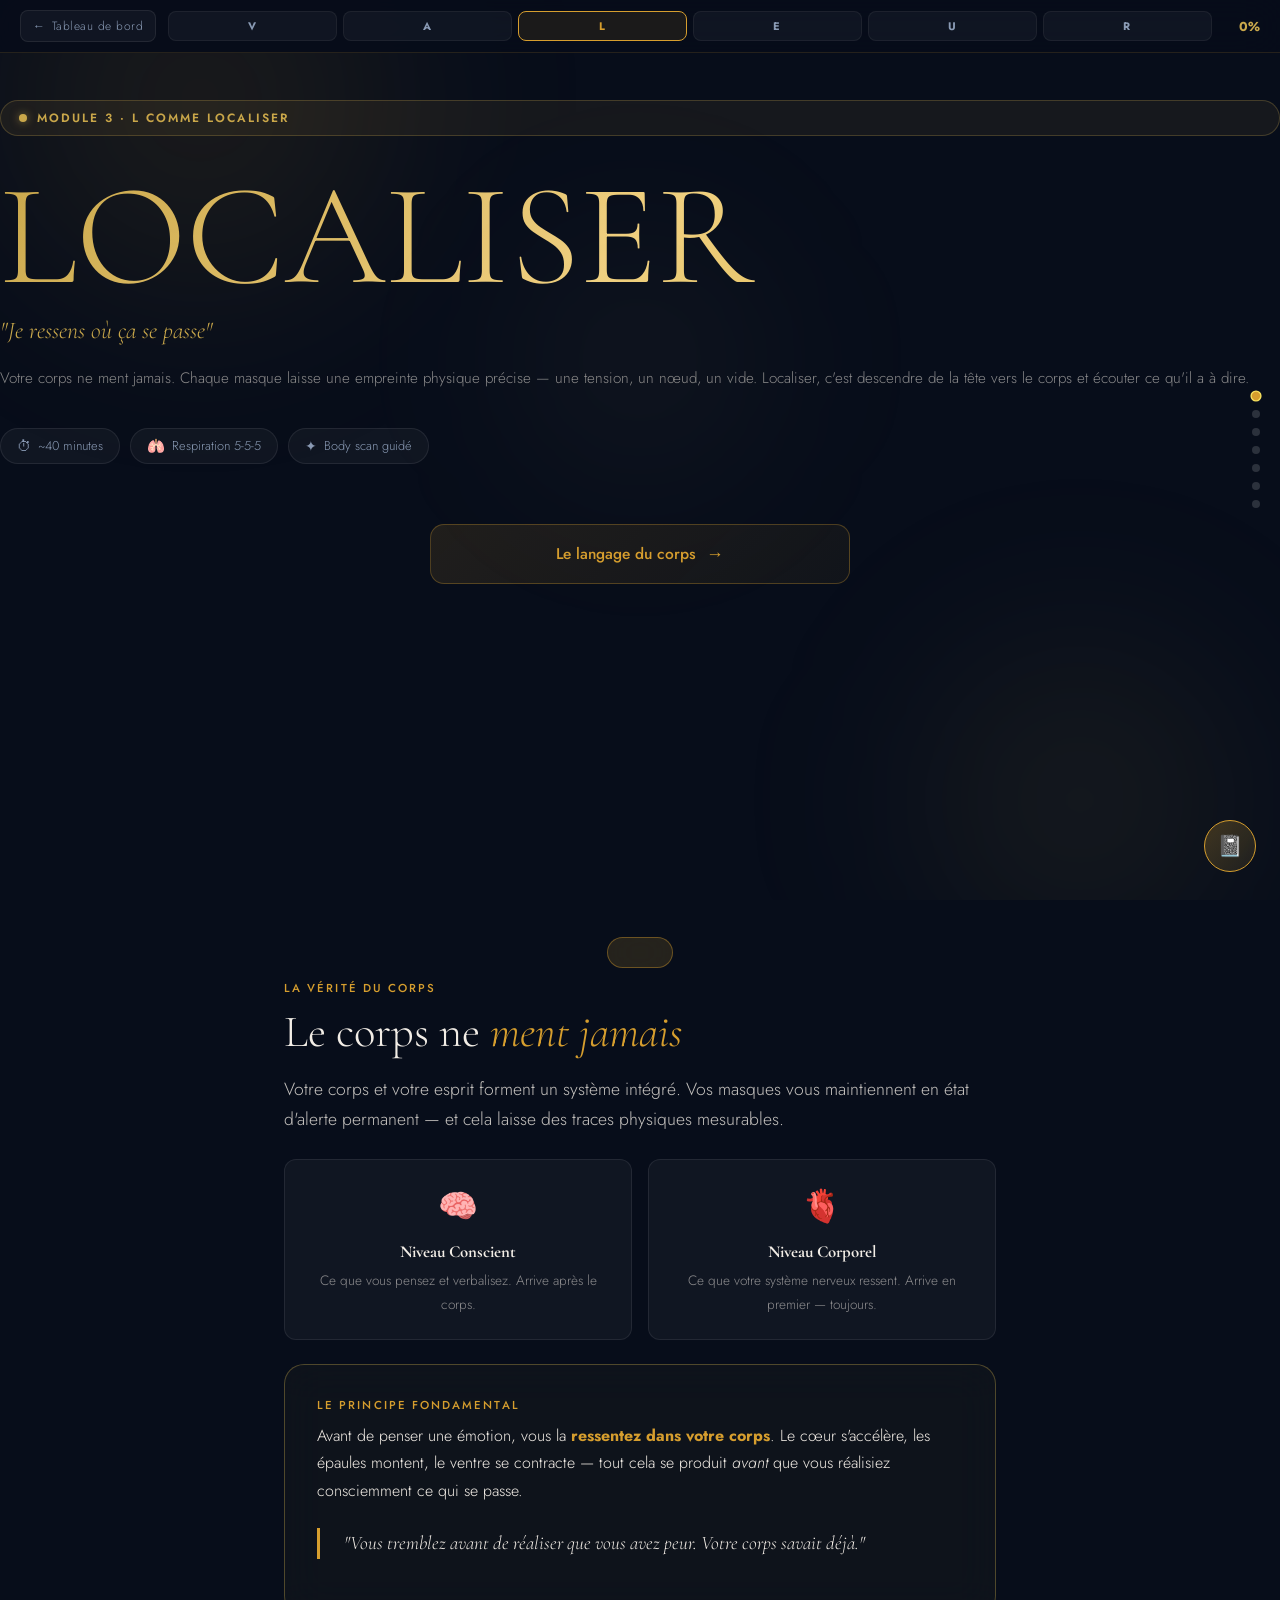
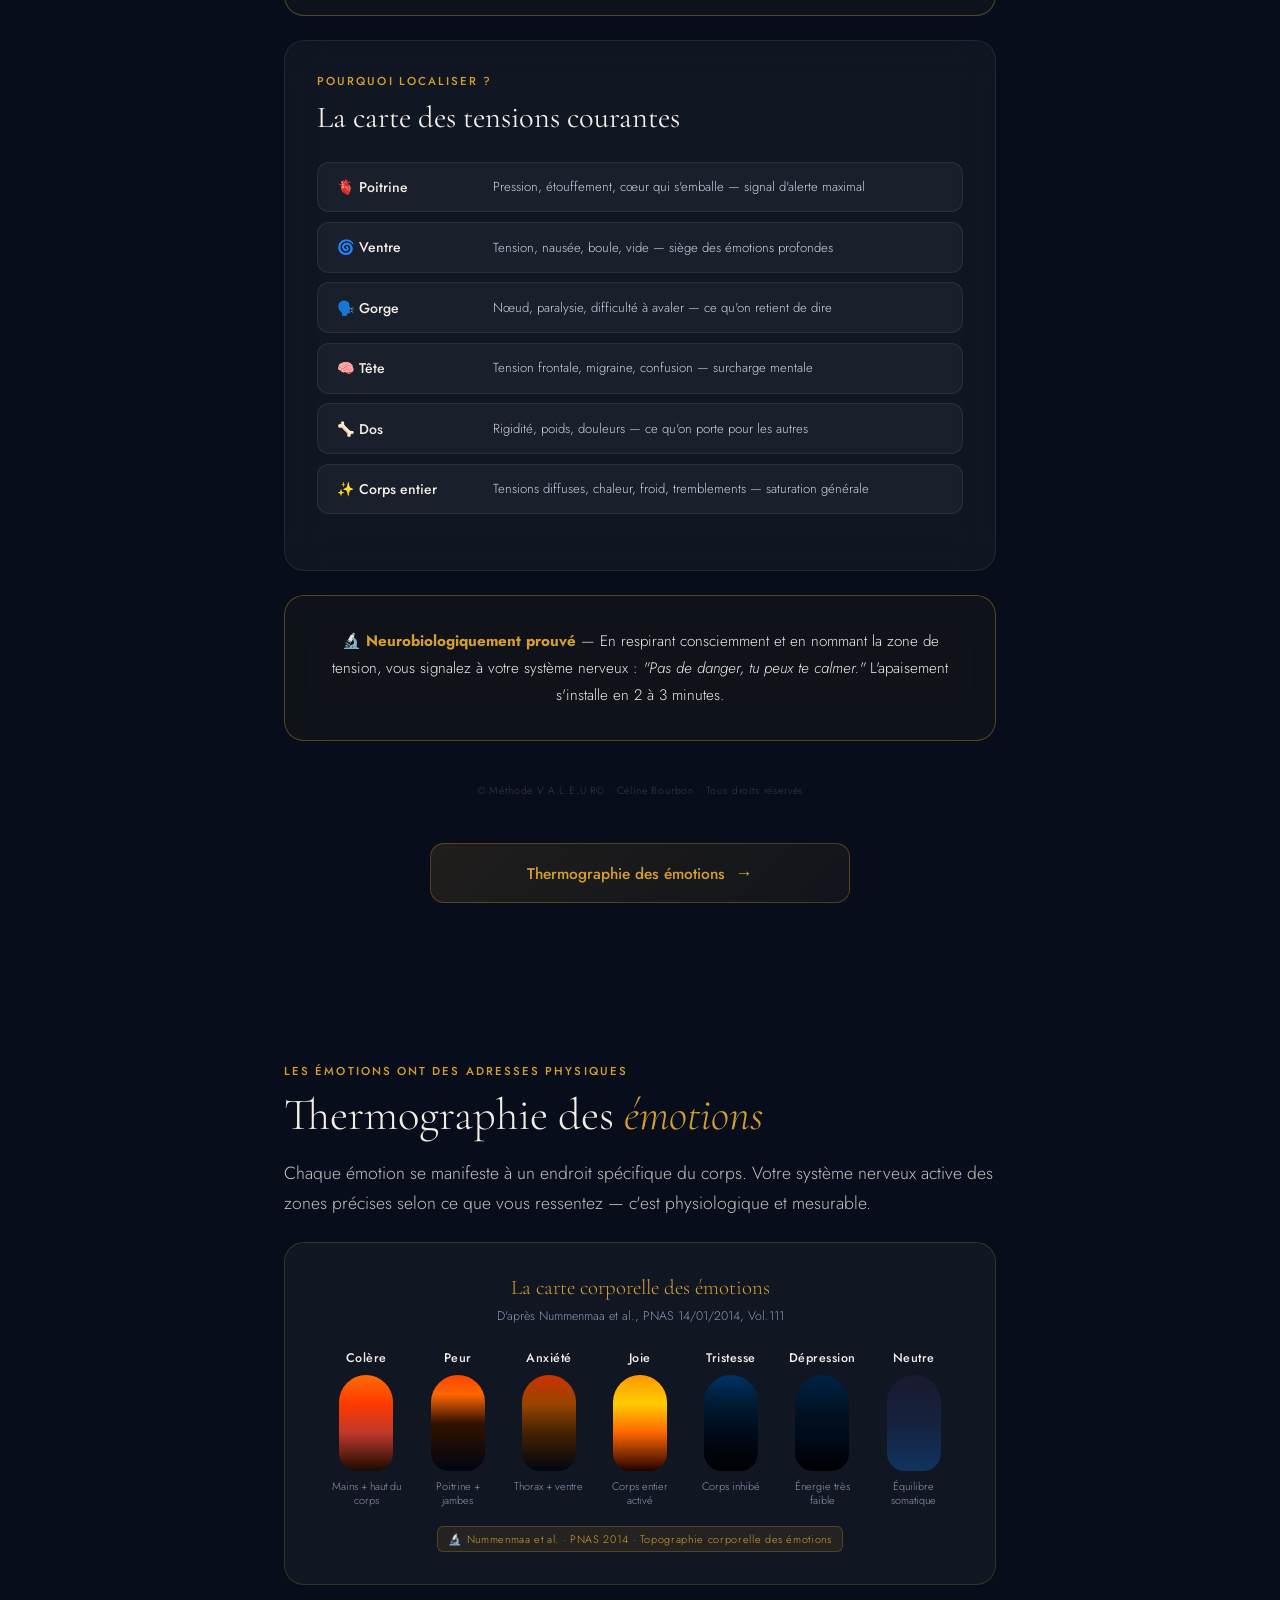
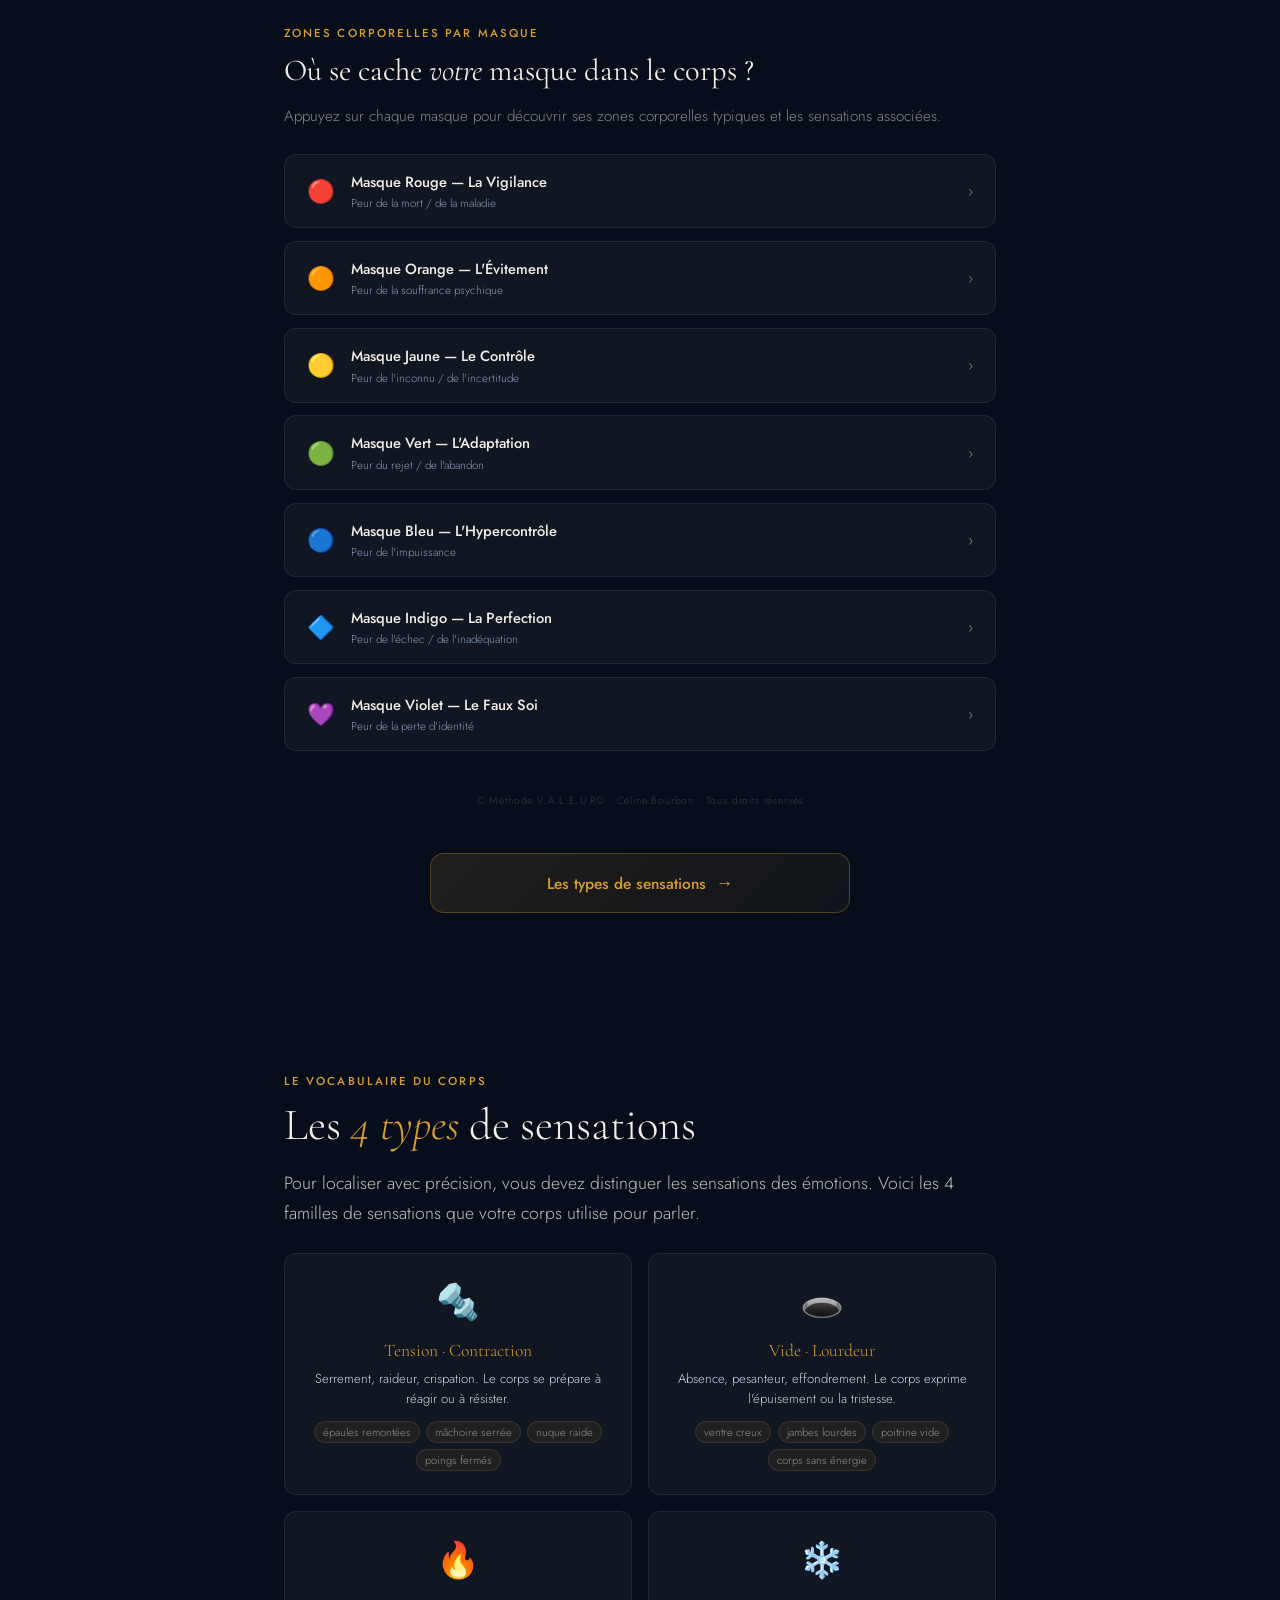
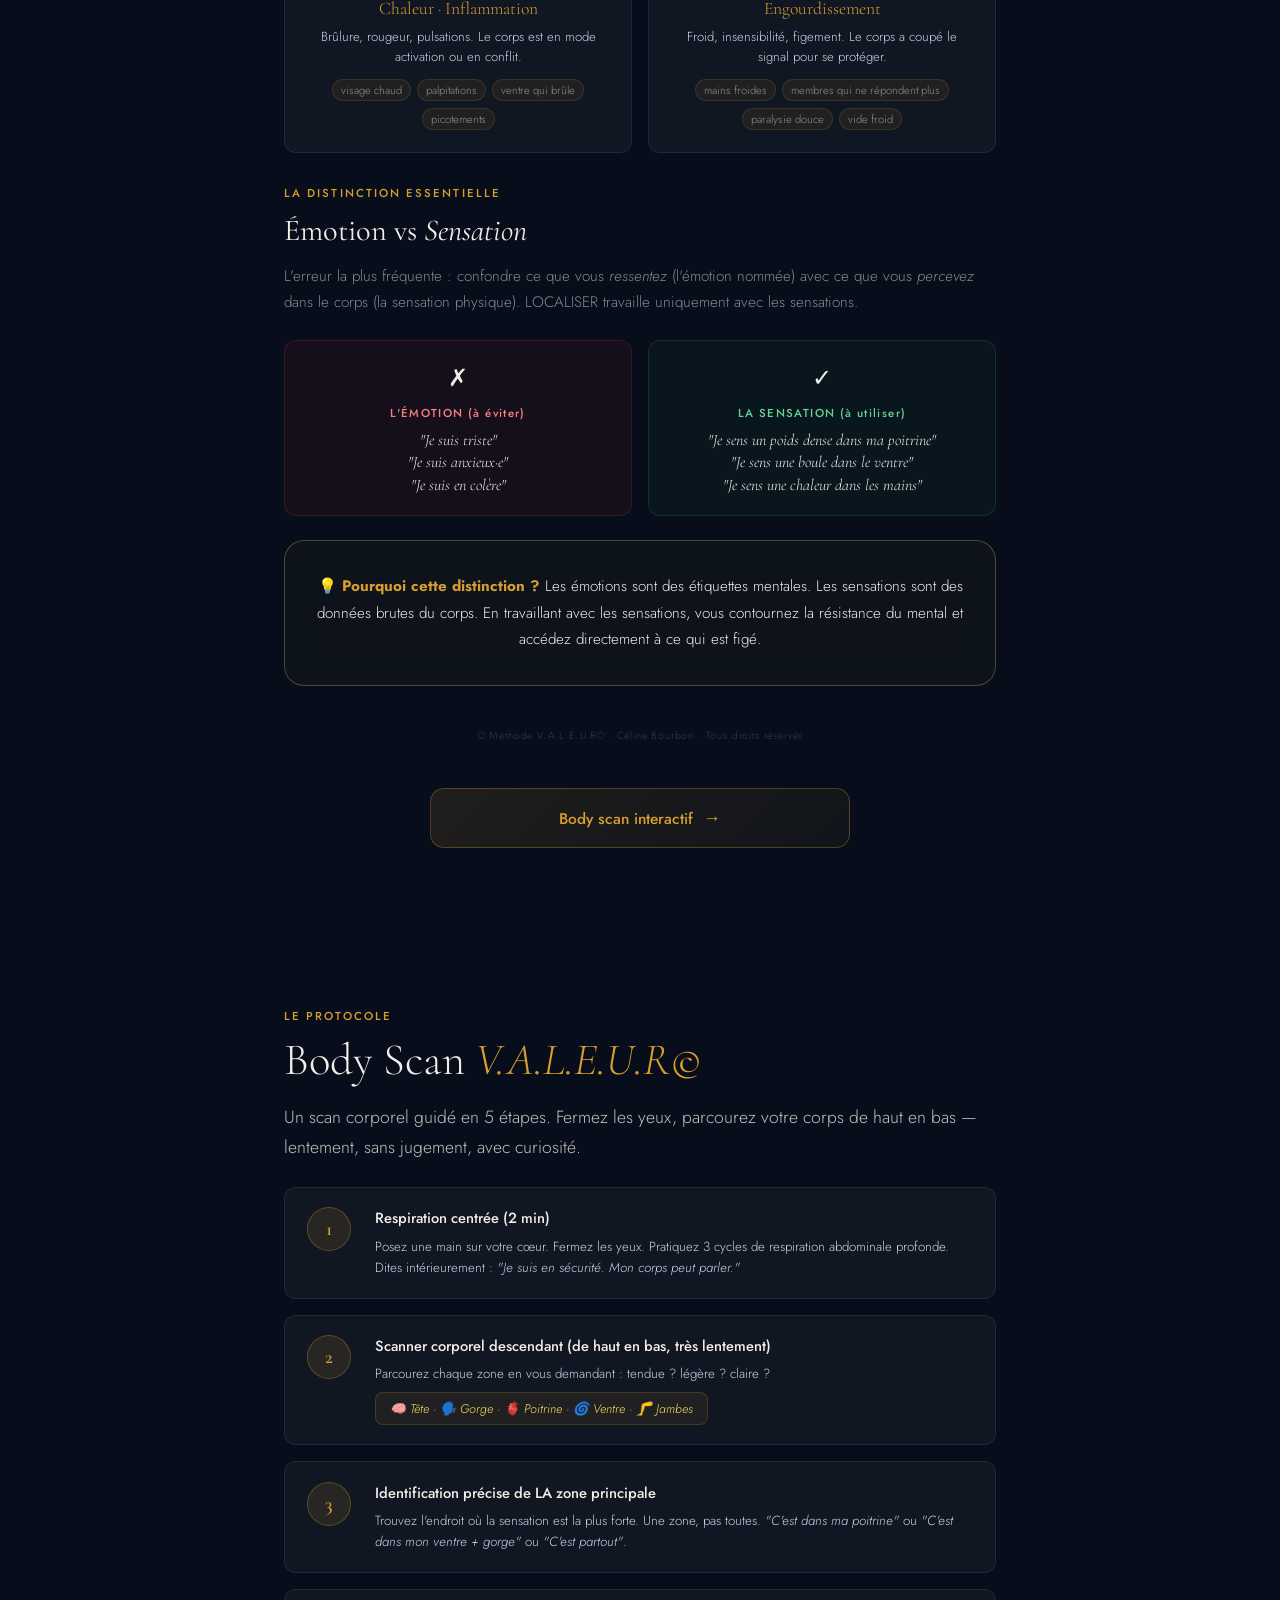
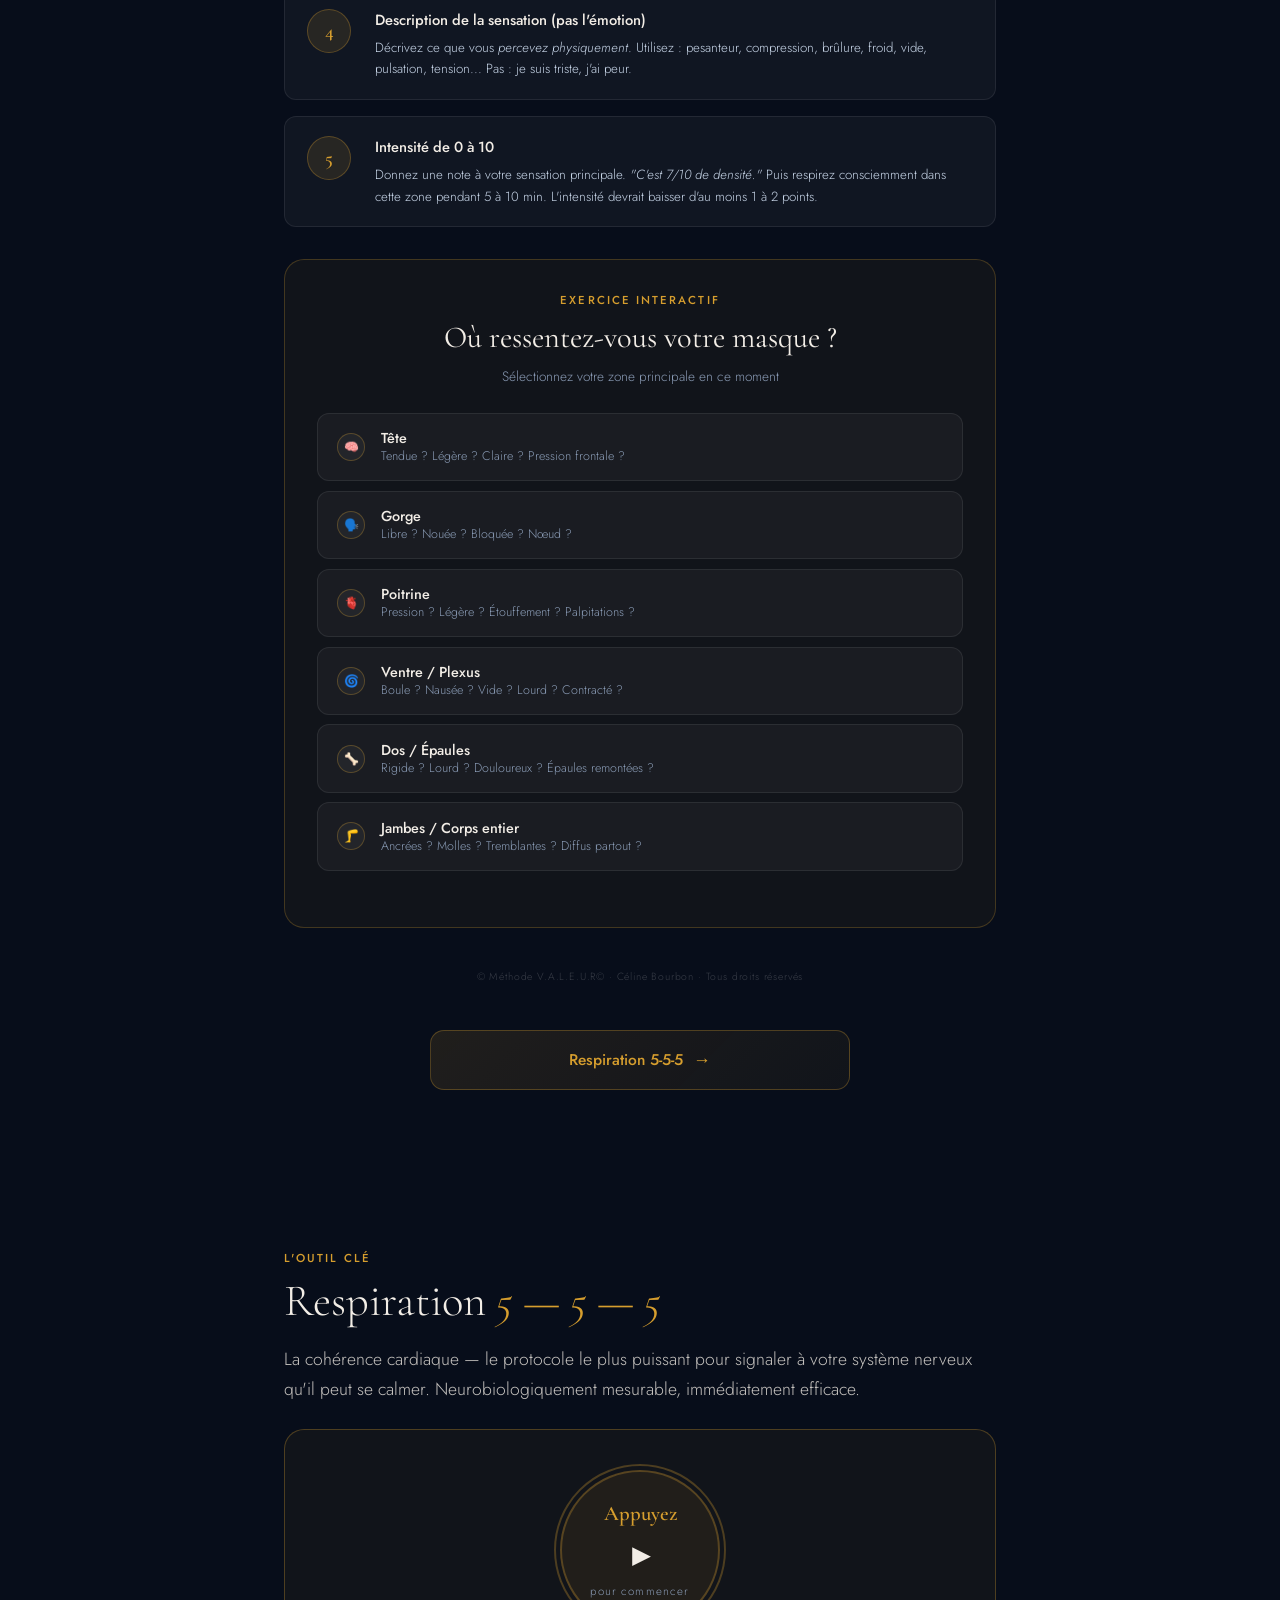
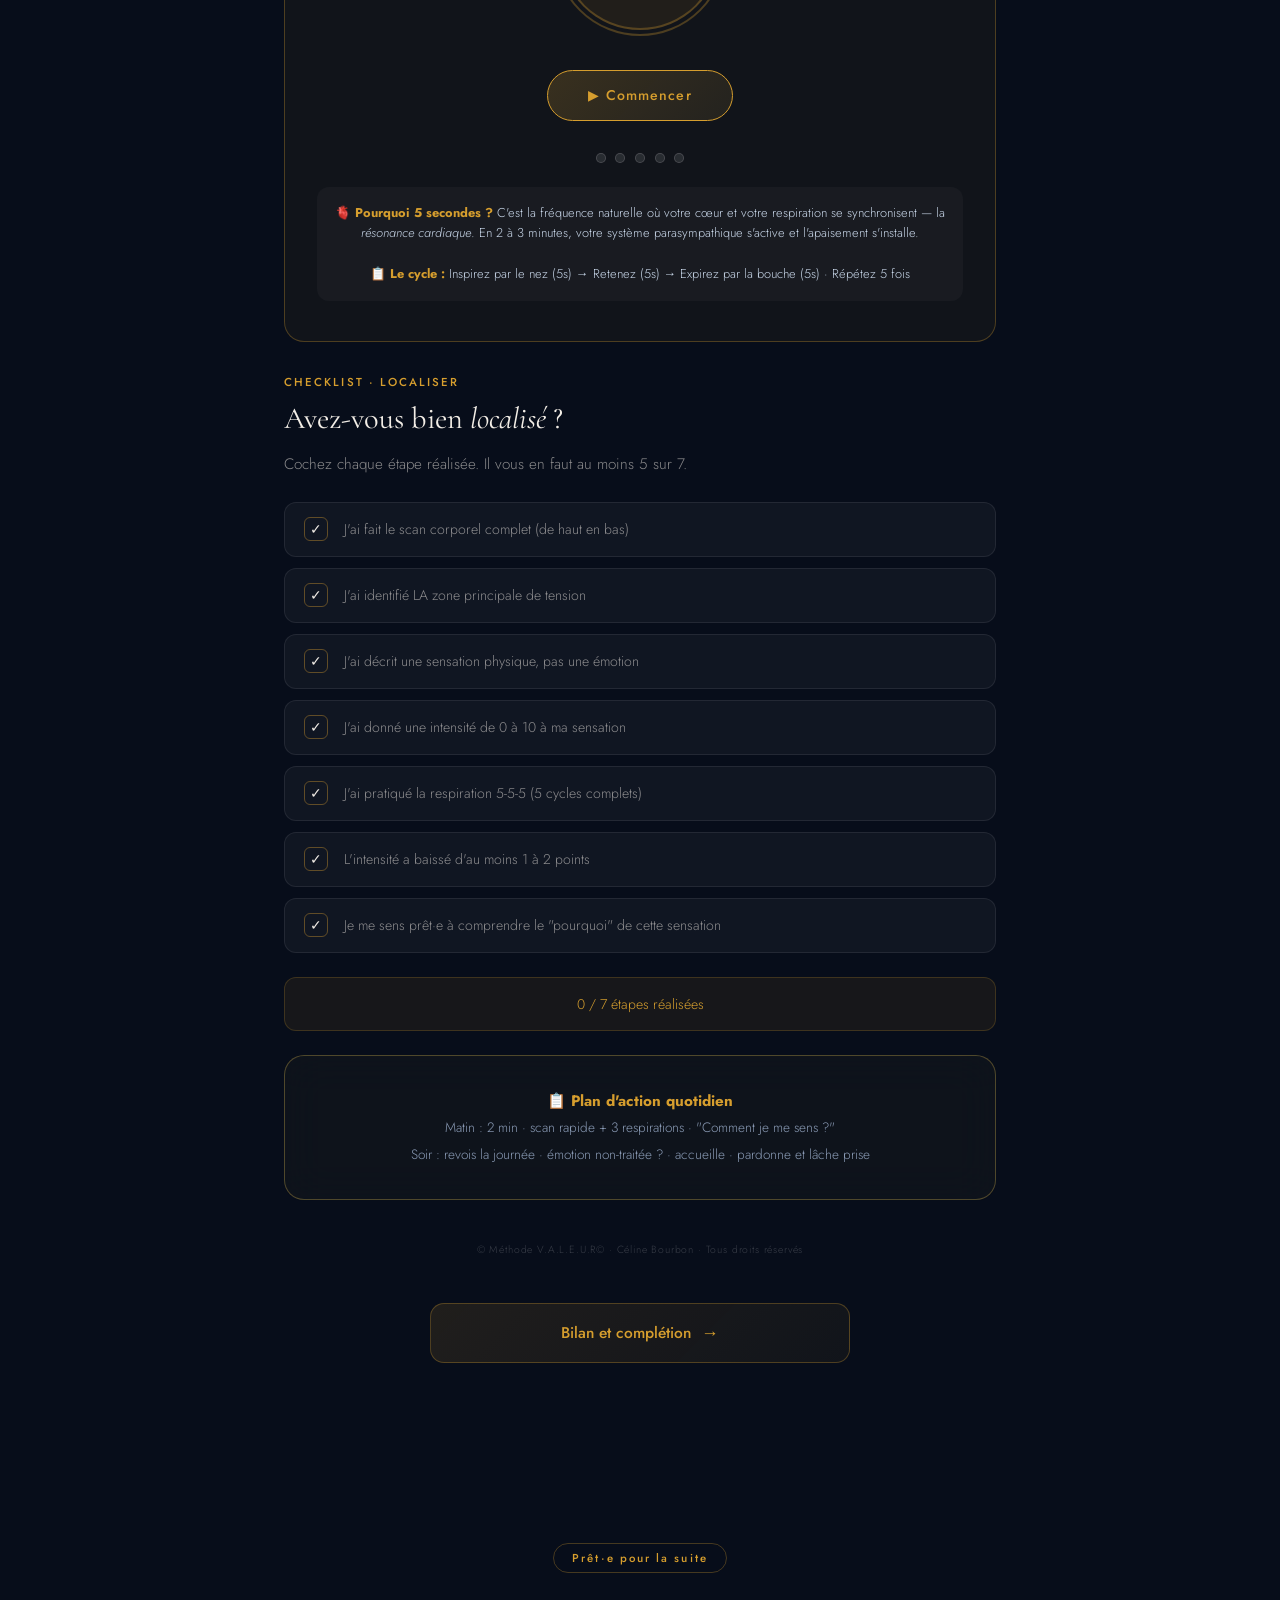
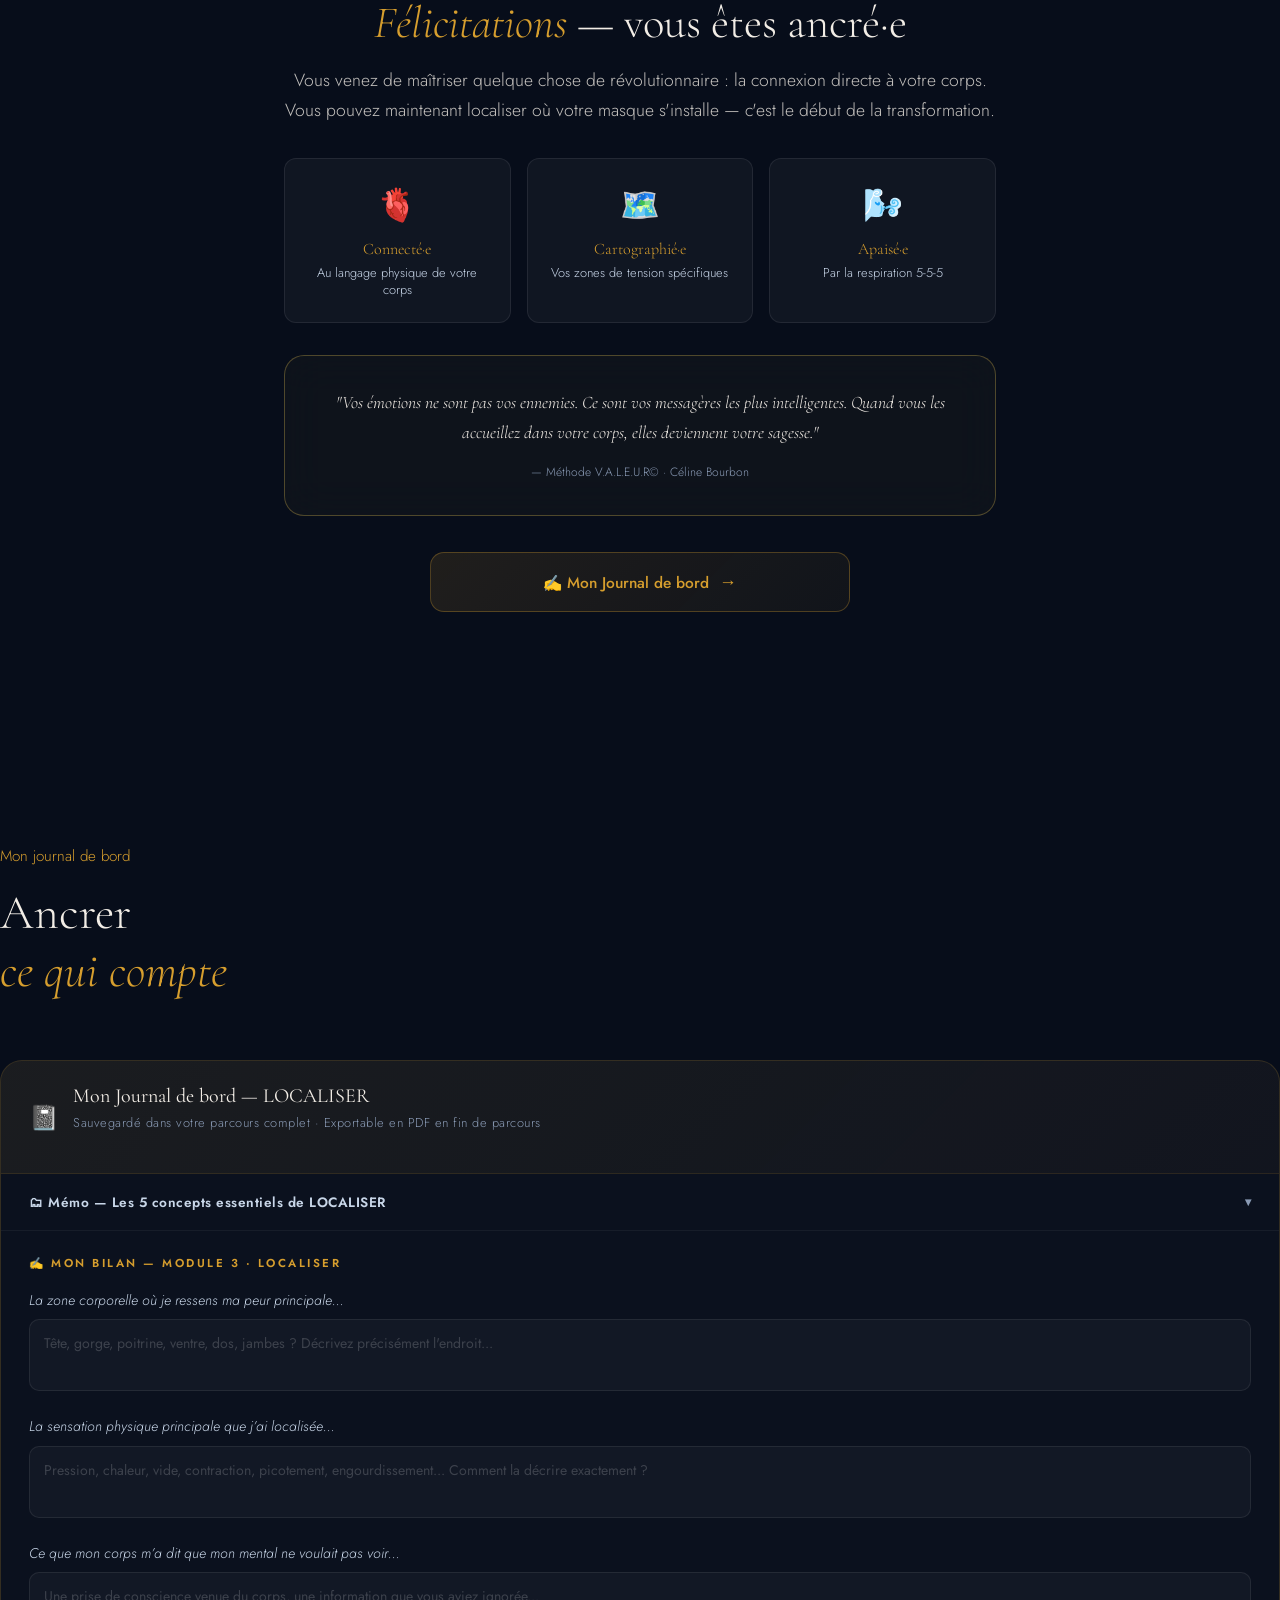
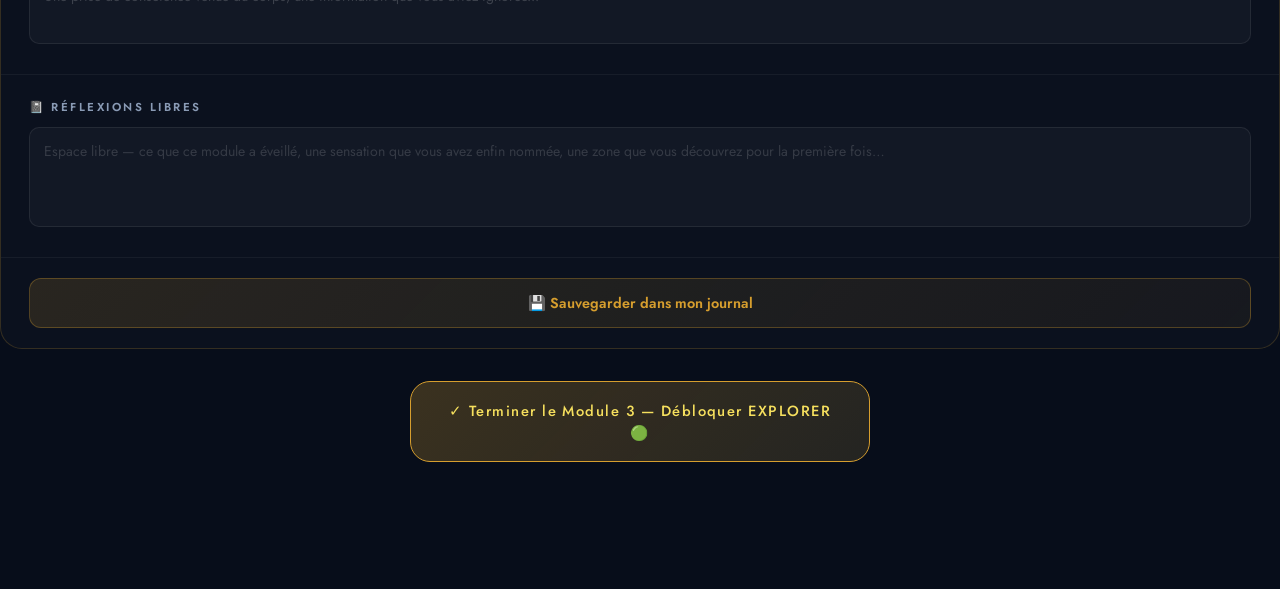
<file: module3.html>
<!DOCTYPE html>
<html lang="fr">
<head>
<meta charset="UTF-8">
<meta name="viewport" content="width=device-width,initial-scale=1,viewport-fit=cover">
<title>V.A.L.E.U.R© — Module 3 · Localiser</title>
<link href="https://fonts.googleapis.com/css2?family=Cormorant+Garamond:ital,wght@0,300;0,400;0,600;1,300;1,400;1,600&family=Jost:wght@200;300;400;500;600&display=swap" rel="stylesheet">
<style>
:root{
  --gold:#C9A84C;--gold-light:#F0D080;--gold-glow:rgba(201,168,76,.22);
  --yellow:#D69E2E;--yellow-light:#F6E05E;--yellow-glow:rgba(214,158,46,.25);
  --navy:#070D1A;--navy2:#0D1526;--navy3:#131F35;--navy4:#1A2845;
  --glass:rgba(255,255,255,.04);--gb:rgba(255,255,255,.08);
  --text:#F2EDE6;--muted:#8A9BB5;--text2:#C8D6E8;--subtle:rgba(242,237,230,.55);
  --red:#E53E3E;--orange:#ED8936;--green:#38A169;
  --blue:#3182CE;--indigo:#5A67D8;--violet:#805AD5;
  --font-display:'Cormorant Garamond',serif;
  --font-body:'Jost',sans-serif;
  --radius:20px;--radius-sm:12px;
  --transition:all .3s cubic-bezier(.4,0,.2,1);
}
*{margin:0;padding:0;box-sizing:border-box}
html{scroll-behavior:smooth}
body{font-size:15px;
  background:var(--navy);color:var(--text);
  font-family:var(--font-body);font-weight:300;
  overflow-x:hidden;min-height:100vh;
  -webkit-font-smoothing:antialiased;
}
body{-webkit-user-select:none;-moz-user-select:none;user-select:none}
img{pointer-events:none;-webkit-user-drag:none}
.aurora{position:fixed;inset:0;pointer-events:none;z-index:0;overflow:hidden}
.orbe{position:absolute;border-radius:50%;filter:blur(80px);animation:drift 18s ease-in-out infinite}
.orbe-1{width:600px;height:600px;top:-200px;left:-100px;background:radial-gradient(circle,rgba(214,158,46,.12),transparent 70%);animation-delay:0s}
.orbe-2{width:500px;height:500px;bottom:-150px;right:-50px;background:radial-gradient(circle,rgba(201,168,76,.1),transparent 70%);animation-delay:-6s}
.orbe-3{width:400px;height:400px;top:40%;left:50%;transform:translate(-50%,-50%);background:radial-gradient(circle,rgba(240,208,128,.06),transparent 70%);animation-delay:-12s}
@keyframes drift{0%,100%{transform:translate(0,0) scale(1)}33%{transform:translate(30px,-20px) scale(1.05)}66%{transform:translate(-20px,30px) scale(.95)}}
#dot-nav{position:fixed;right:20px;top:50%;transform:translateY(-50%);z-index:800;display:flex;flex-direction:column;gap:10px}
.dot{width:8px;height:8px;border-radius:50%;background:rgba(255,255,255,.15);cursor:pointer;transition:var(--transition);border:1px solid transparent}
.dot.active,.dot:hover{background:var(--yellow);border-color:var(--yellow-light);transform:scale(1.4)}
@media(max-width:768px){#dot-nav{display:none}}
.container{max-width:760px;margin:0 auto;padding:0 24px;position:relative;z-index:1}
.section{padding:100px 0 60px;min-height:100vh;display:flex;flex-direction:column}
.section-inner{padding:80px 0}
.glass-card{background:var(--glass);backdrop-filter:blur(20px);border:1px solid var(--gb);border-radius:var(--radius);padding:2rem;margin-bottom:1.5rem;transition:var(--transition)}
.glass-card:hover{border-color:rgba(214,158,46,.2);background:rgba(255,255,255,.06)}
.glass-card.gold{border-color:rgba(201,168,76,.35);background:rgba(201,168,76,.04)}
.glass-card.yellow{border-color:rgba(214,158,46,.35);background:rgba(214,158,46,.04)}
h1{font-family:var(--font-display);font-size:clamp(3rem,8vw,5.5rem);font-weight:300;line-height:1.05}
h1 em{font-style:italic;color:var(--yellow)}
h2{font-family:var(--font-display);font-size:clamp(1.8rem,4vw,2.8rem);font-weight:300;line-height:1.2;margin-bottom:1rem}
h2 em{font-style:italic;color:var(--yellow)}
h3{font-family:var(--font-display);font-size:clamp(1.3rem,3vw,1.9rem);font-weight:400;line-height:1.3;margin-bottom:.8rem}
h4{font-family:var(--font-body);font-size:.72rem;font-weight:500;letter-spacing:.18em;text-transform:uppercase;color:var(--yellow);margin-bottom:.6rem}
p{line-height:1.75;color:var(--subtle);margin-bottom:1rem;font-size:.95rem}
.lead{font-size:1.1rem;line-height:1.7;color:rgba(242,237,230,.8);margin-bottom:1.5rem}
blockquote{font-family:var(--font-display);font-style:italic;font-size:1.2rem;line-height:1.6;color:var(--text);border-left:3px solid var(--yellow);padding-left:1.5rem;margin:1.5rem 0}
.badge{display:inline-flex;align-items:center;gap:8px;border:1px solid;border-radius:30px;padding:6px 18px;font-size:.72rem;letter-spacing:.18em;font-weight:500;margin-bottom:1.5rem}
.hero-stats{display:grid;grid-template-columns:repeat(3,1fr);gap:1rem;margin-top:2rem}
.hero-stat{text-align:center;padding:1.2rem;background:var(--glass);border:1px solid var(--gb);border-radius:var(--radius-sm)}
.hs-num{font-family:var(--font-display);font-size:1.8rem;font-weight:400;color:var(--yellow);display:block}
.hs-lbl{font-size:.72rem;color:var(--muted);letter-spacing:.08em;margin-top:.2rem}
@media(max-width:600px){.hero-stats{grid-template-columns:1fr 1fr}}
.hero-cit{background:rgba(214,158,46,.08);border:1px solid rgba(214,158,46,.2);border-radius:var(--radius-sm);padding:1.5rem;margin-top:2rem;font-family:var(--font-display);font-style:italic;font-size:1.1rem;line-height:1.6;color:var(--text)}
.hero-cit cite{display:block;font-style:normal;font-size:.72rem;color:var(--muted);margin-top:.8rem;letter-spacing:.08em}
.two-col{display:grid;grid-template-columns:1fr 1fr;gap:1rem;margin:1.5rem 0}
@media(max-width:600px){.two-col{grid-template-columns:1fr}}
.col-card{background:var(--glass);border:1px solid var(--gb);border-radius:var(--radius-sm);padding:1.4rem;text-align:center}
.col-icon{font-size:2rem;margin-bottom:.8rem;display:block}
.col-card strong{font-family:var(--font-display);font-size:1.05rem;color:var(--text);display:block;margin-bottom:.4rem}
.col-card p{font-size:.85rem;margin:0}
.zones-grid{display:grid;gap:.6rem;margin:1.5rem 0}
.zone-row{display:grid;grid-template-columns:140px 1fr;gap:1rem;align-items:center;background:var(--glass);border:1px solid var(--gb);border-radius:var(--radius-sm);padding:.9rem 1.2rem;transition:var(--transition)}
.zone-row:hover{border-color:rgba(214,158,46,.25);background:rgba(214,158,46,.04)}
.zone-lbl{font-weight:500;font-size:.88rem;color:var(--text)}
.zone-sig{font-size:.82rem;color:var(--text2);line-height:1.5}
@media(max-width:500px){.zone-row{grid-template-columns:1fr}.zone-lbl{margin-bottom:.3rem}}
.thermo-box{background:var(--glass);border:1px solid rgba(214,158,46,.2);border-radius:var(--radius);padding:2rem;margin:1.5rem 0;text-align:center}
.thermo-ttl{font-family:var(--font-display);font-size:1.3rem;color:var(--yellow);margin-bottom:.4rem}
.thermo-sub{font-size:.78rem;color:var(--muted);margin-bottom:1.5rem}
.thermo-grid{display:flex;flex-wrap:wrap;justify-content:center;gap:1.2rem}
.thermo-body{display:flex;flex-direction:column;align-items:center;gap:.5rem;min-width:72px}
.thermo-lbl{font-size:.78rem;color:var(--text);font-weight:500;letter-spacing:.04em}
.body-fig{width:54px;height:96px;border-radius:27px 27px 18px 18px;overflow:hidden}
.thermo-note{font-size:.68rem;color:var(--muted);text-align:center;max-width:72px;line-height:1.3}
.sci-badge{display:inline-block;background:rgba(214,158,46,.1);border:1px solid rgba(214,158,46,.25);border-radius:6px;padding:4px 10px;font-size:.68rem;color:var(--yellow);letter-spacing:.06em;margin-top:1.2rem}
.mz-list{display:grid;gap:.8rem;margin:1.5rem 0}
.mz-card{background:var(--glass);border:1px solid var(--gb);border-radius:var(--radius-sm);padding:1rem 1.4rem;cursor:pointer;transition:var(--transition);display:grid;grid-template-columns:auto 1fr auto;align-items:center;gap:1rem}
.mz-card:hover,.mz-card.active{border-color:rgba(214,158,46,.3);background:rgba(214,158,46,.05)}
.mz-e{font-size:1.4rem}
.mz-t{font-weight:500;font-size:.92rem;color:var(--text)}
.mz-sub{font-size:.72rem;color:var(--muted);margin-top:.15rem}
.mz-arr{color:var(--muted);font-size:.9rem;transition:var(--transition)}
.mz-card.active .mz-arr{transform:rotate(90deg);color:var(--yellow)}
.mz-detail{display:none;background:rgba(214,158,46,.04);border-top:1px solid rgba(214,158,46,.12);padding:1rem 1.4rem 1.2rem;border-radius:0 0 var(--radius-sm) var(--radius-sm)}
.mz-detail.open{display:block}
.mz-pills{display:flex;flex-wrap:wrap;gap:.5rem;margin:.6rem 0}
.mz-pill{background:rgba(214,158,46,.1);border:1px solid rgba(214,158,46,.2);border-radius:20px;padding:3px 12px;font-size:.75rem;color:var(--yellow-light)}
.mz-sens{font-size:.82rem;color:var(--text2);line-height:1.6}
.sens-grid{display:grid;grid-template-columns:repeat(2,1fr);gap:1rem;margin:1.5rem 0}
@media(max-width:600px){.sens-grid{grid-template-columns:1fr}}
.sens-card{background:var(--glass);border:1px solid var(--gb);border-radius:var(--radius-sm);padding:1.4rem;text-align:center;transition:var(--transition)}
.sens-card:hover{border-color:rgba(214,158,46,.3);transform:translateY(-2px)}
.sens-ico{font-size:2.2rem;display:block;margin-bottom:.8rem}
.sens-name{font-family:var(--font-display);font-size:1.1rem;color:var(--yellow);display:block;margin-bottom:.5rem}
.sens-desc{font-size:.82rem;color:var(--text2);line-height:1.5}
.sens-tags{display:flex;flex-wrap:wrap;gap:.4rem;justify-content:center;margin-top:.8rem}
.sens-tag{background:rgba(214,158,46,.08);border:1px solid rgba(214,158,46,.15);border-radius:20px;padding:2px 8px;font-size:.7rem;color:var(--subtle)}
.dist-block{display:grid;grid-template-columns:1fr 1fr;gap:1rem;margin:1.5rem 0}
@media(max-width:500px){.dist-block{grid-template-columns:1fr}}
.dist-x{border-radius:var(--radius-sm);padding:1.2rem;text-align:center;background:rgba(229,62,62,.06);border:1px solid rgba(229,62,62,.2)}
.dist-ok{border-radius:var(--radius-sm);padding:1.2rem;text-align:center;background:rgba(56,161,105,.06);border:1px solid rgba(56,161,105,.2)}
.dist-ico{font-size:1.5rem;display:block;margin-bottom:.6rem}
.dist-lbl{font-size:.72rem;letter-spacing:.12em;font-weight:500;display:block;margin-bottom:.5rem}
.dist-x .dist-lbl{color:#fc8181}
.dist-ok .dist-lbl{color:#68d391}
.dist-ex{font-family:var(--font-display);font-style:italic;font-size:1rem;color:var(--text);line-height:1.4}
.scan-steps{display:flex;flex-direction:column;gap:1rem;margin:1.5rem 0}
.scan-step{display:grid;grid-template-columns:48px 1fr;gap:1.2rem;align-items:start;background:var(--glass);border:1px solid var(--gb);border-radius:var(--radius-sm);padding:1.2rem 1.4rem;transition:var(--transition)}
.scan-step:hover{border-color:rgba(214,158,46,.25)}
.ss-num{width:44px;height:44px;border-radius:50%;background:rgba(214,158,46,.12);border:1px solid rgba(214,158,46,.3);display:flex;align-items:center;justify-content:center;font-family:var(--font-display);font-size:1.2rem;color:var(--yellow);font-weight:600;flex-shrink:0}
.ss-t{font-weight:500;font-size:.92rem;color:var(--text);margin-bottom:.4rem}
.ss-d{font-size:.83rem;color:var(--text2);line-height:1.6}
.ss-note{display:inline-block;margin-top:.5rem;padding:.4rem .9rem;background:rgba(214,158,46,.08);border:1px solid rgba(214,158,46,.2);border-radius:8px;font-size:.78rem;color:var(--yellow-light);font-style:italic}
.scan-interactive{background:rgba(214,158,46,.05);border:1px solid rgba(214,158,46,.25);border-radius:var(--radius);padding:2rem;margin:2rem 0;text-align:center}
.sz-list{display:flex;flex-direction:column;gap:.6rem;margin:1.5rem 0}
.sz-item{display:flex;align-items:center;gap:1rem;padding:.9rem 1.2rem;background:var(--glass);border:1px solid var(--gb);border-radius:var(--radius-sm);cursor:pointer;transition:var(--transition);text-align:left}
.sz-item:hover{border-color:rgba(214,158,46,.3);background:rgba(214,158,46,.06)}
.sz-item.sel{border-color:var(--yellow);background:rgba(214,158,46,.1)}
.sz-bul{width:28px;height:28px;border-radius:50%;border:1.5px solid rgba(214,158,46,.3);background:var(--glass);display:flex;align-items:center;justify-content:center;font-size:.75rem;color:var(--yellow);flex-shrink:0;transition:var(--transition)}
.sz-item.sel .sz-bul{background:var(--yellow);color:var(--navy);border-color:var(--yellow)}
.sz-name{font-size:.9rem;color:var(--text);font-weight:500}
.sz-q{font-size:.78rem;color:var(--muted);line-height:1.4}
.scan-fb{margin-top:1.5rem;padding:1.2rem;background:rgba(214,158,46,.08);border:1px solid rgba(214,158,46,.2);border-radius:var(--radius-sm);display:none}
.scan-fb.vis{display:block}
.scan-fb p{color:var(--text);margin:0;font-size:.9rem}
.scan-fb em{color:var(--yellow);font-style:italic}
.resp-widget{background:rgba(214,158,46,.05);border:1px solid rgba(214,158,46,.3);border-radius:var(--radius);padding:2.5rem 2rem;text-align:center;position:relative;overflow:hidden}
.resp-circle{width:160px;height:160px;border-radius:50%;margin:0 auto 2rem;background:rgba(214,158,46,.08);border:2px solid rgba(214,158,46,.3);display:flex;align-items:center;justify-content:center;flex-direction:column;position:relative;cursor:pointer}
.resp-ring{position:absolute;inset:-8px;border-radius:50%;border:2px solid var(--yellow);opacity:.3}
.resp-ring.pulsing{animation:breathe 5s ease-in-out infinite}
@keyframes breathe{0%,100%{transform:scale(1);opacity:.3}50%{transform:scale(1.12);opacity:.7}}
.resp-phase{font-family:var(--font-display);font-size:1.3rem;color:var(--yellow);font-weight:600}
.resp-count{font-family:var(--font-display);font-size:2.5rem;color:var(--text);font-weight:300;margin:.2rem 0}
.resp-sub{font-size:.72rem;color:var(--muted);letter-spacing:.1em;margin-top:.2rem}
.resp-btn{background:linear-gradient(135deg,rgba(214,158,46,.2),rgba(201,168,76,.1));border:1px solid var(--yellow);color:var(--yellow);padding:.9rem 2.5rem;border-radius:30px;font-family:var(--font-body);font-size:.88rem;font-weight:500;letter-spacing:.08em;cursor:pointer;transition:var(--transition);margin:.5rem}
.resp-btn:hover{background:rgba(214,158,46,.3);transform:translateY(-1px)}
.resp-btn.sec{background:transparent;border-color:rgba(255,255,255,.15);color:var(--muted)}
.resp-btn.sec:hover{border-color:rgba(255,255,255,.3);color:var(--text)}
.resp-dots{display:flex;justify-content:center;gap:.6rem;margin-top:1.5rem}
.rdot{width:10px;height:10px;border-radius:50%;background:rgba(255,255,255,.1);border:1px solid rgba(255,255,255,.15);transition:var(--transition)}
.rdot.done{background:var(--yellow);border-color:var(--yellow)}
.rdot.cur{background:rgba(214,158,46,.4);border-color:var(--yellow);transform:scale(1.3)}
.resp-expl{font-size:.8rem;color:var(--text2);line-height:1.6;background:rgba(255,255,255,.03);border-radius:var(--radius-sm);padding:1rem;margin-top:1.5rem}
.checklist{display:flex;flex-direction:column;gap:.7rem;margin:1.5rem 0}
.ck-item{display:flex;align-items:center;gap:1rem;padding:.9rem 1.2rem;background:var(--glass);border:1px solid var(--gb);border-radius:var(--radius-sm);cursor:pointer;transition:var(--transition)}
.ck-item:hover{border-color:rgba(214,158,46,.2)}
.ck-item.on{background:rgba(214,158,46,.06);border-color:rgba(214,158,46,.3)}
.ck-box{width:24px;height:24px;border-radius:6px;border:1.5px solid rgba(214,158,46,.4);background:transparent;display:flex;align-items:center;justify-content:center;font-size:.85rem;transition:var(--transition);flex-shrink:0}
.ck-item.on .ck-box{background:var(--yellow);border-color:var(--yellow);color:var(--navy)}
.ck-txt{font-size:.88rem;color:var(--subtle)}
.ck-item.on .ck-txt{color:var(--text)}
.ck-score{text-align:center;padding:1rem;margin-top:.5rem;background:rgba(214,158,46,.08);border:1px solid rgba(214,158,46,.2);border-radius:var(--radius-sm);font-size:.88rem;color:var(--yellow)}
.finish-grid{display:grid;grid-template-columns:repeat(3,1fr);gap:1rem;margin:2rem 0}
@media(max-width:600px){.finish-grid{grid-template-columns:1fr}}
.fin-card{background:var(--glass);border:1px solid var(--gb);border-radius:var(--radius-sm);padding:1.4rem;text-align:center}
.fin-ico{font-size:2rem;display:block;margin-bottom:.7rem}
.fin-lbl{font-family:var(--font-display);font-size:1rem;color:var(--yellow);display:block;margin-bottom:.3rem}
.fin-v{font-size:.8rem;color:var(--text2);line-height:1.4}
.btn-complete{display:block;width:100%;max-width:460px;margin:2rem auto 0;background:linear-gradient(135deg,rgba(214,158,46,.25),rgba(201,168,76,.15));border:1.5px solid var(--yellow);color:var(--yellow-light);padding:1.1rem 2rem;border-radius:var(--radius);font-family:var(--font-body);font-size:.92rem;font-weight:500;letter-spacing:.1em;cursor:pointer;transition:var(--transition);text-align:center;text-decoration:none}
.btn-complete:hover{background:rgba(214,158,46,.3);transform:translateY(-2px);color:#fff}
.unlock-next{text-align:center;margin-top:1rem;padding:1rem;background:rgba(56,161,105,.06);border:1px solid rgba(56,161,105,.2);border-radius:var(--radius-sm);font-size:.82rem;color:#68d391}
#confetti-canvas{position:fixed;inset:0;pointer-events:none;z-index:9999}
#toast{position:fixed;bottom:32px;left:50%;transform:translateX(-50%) translateY(100px);background:rgba(214,158,46,.15);backdrop-filter:blur(20px);border:1px solid rgba(214,158,46,.4);color:var(--text);padding:.9rem 2rem;border-radius:40px;font-size:.88rem;z-index:9990;transition:transform .5s cubic-bezier(.34,1.56,.64,1);white-space:nowrap;max-width:90vw;text-align:center}
#toast.vis{transform:translateX(-50%) translateY(0)}
#fab{position:fixed;bottom:28px;right:24px;z-index:850;width:52px;height:52px;border-radius:50%;cursor:pointer;background:linear-gradient(135deg,rgba(214,158,46,.25),rgba(201,168,76,.1));border:1.5px solid var(--yellow);font-size:1.3rem;transition:var(--transition);display:flex;align-items:center;justify-content:center}
#fab:hover{transform:scale(1.1);background:rgba(214,158,46,.35)}
.modal-ov{position:fixed;inset:0;background:rgba(7,13,26,.9);backdrop-filter:blur(10px);z-index:9000;display:flex;align-items:flex-end;justify-content:center;padding:0}
.modal-sh{background:var(--navy3);border:1px solid var(--gb);border-radius:24px 24px 0 0;padding:2rem;width:100%;max-width:600px;max-height:80vh;overflow-y:auto;position:relative}
.mod-handle{width:40px;height:4px;background:rgba(255,255,255,.15);border-radius:2px;margin:0 auto 1.5rem}
.mod-close{position:absolute;top:1.5rem;right:1.5rem;background:transparent;border:none;color:var(--muted);font-size:1.2rem;cursor:pointer;transition:var(--transition)}
.mod-close:hover{color:var(--text)}
.j-ta{width:100%;background:rgba(255,255,255,.03);border:1px solid var(--gb);border-radius:var(--radius-sm);color:var(--text);font-family:var(--font-body);font-size:.88rem;padding:1rem;resize:vertical;min-height:90px;margin:.5rem 0 1rem;outline:none;transition:var(--transition)}
.j-ta:focus{border-color:rgba(214,158,46,.4)}
.j-lbl{font-size:.78rem;color:var(--muted);letter-spacing:.08em;display:block;margin-bottom:.3rem}
.j-sel{width:100%;background:rgba(255,255,255,.03);border:1px solid var(--gb);border-radius:var(--radius-sm);color:var(--text);font-family:var(--font-body);font-size:.88rem;padding:.7rem 1rem;margin:.5rem 0 1rem;outline:none;transition:var(--transition)}
.j-sel:focus{border-color:rgba(214,158,46,.4)}
.j-sel option{background:var(--navy3)}
.btn-jsave{width:100%;background:rgba(214,158,46,.15);border:1px solid rgba(214,158,46,.3);color:var(--yellow);padding:.8rem;border-radius:var(--radius-sm);cursor:pointer;font-family:var(--font-body);font-size:.88rem;font-weight:500;transition:var(--transition)}
.btn-jsave:hover{background:rgba(214,158,46,.25)}
.animate-up{opacity:0;transform:translateY(40px);transition:opacity .7s ease,transform .7s ease}
.animate-up.vis{opacity:1;transform:none}
.d1{transition-delay:.1s}.d2{transition-delay:.2s}.d3{transition-delay:.3s}.d4{transition-delay:.4s}.d5{transition-delay:.5s}
.tc{text-align:center}
.copy{text-align:center;padding:.6rem;margin-top:2rem;font-size:.65rem;color:rgba(255,255,255,.2);letter-spacing:.08em}

/* ── BTN NEXT ── */
.btn-next{display:flex;align-items:center;justify-content:center;gap:10px;margin:36px auto 0;width:100%;max-width:420px;background:linear-gradient(135deg,rgba(214,158,46,.12),rgba(214,158,46,.05));border:1px solid rgba(214,158,46,.3);border-radius:14px;padding:16px 28px;font-family:var(--font-body);font-size:.97rem;font-weight:500;color:var(--yellow);cursor:pointer;transition:all .4s cubic-bezier(.34,1.2,.64,1);}
.btn-next:hover{background:rgba(214,158,46,.18);transform:translateY(-2px) scale(1.02);box-shadow:0 8px 24px rgba(214,158,46,.2);}
.btn-next .bn-arrow{transition:transform .3s;font-size:1.1rem;}
.btn-next:hover .bn-arrow{transform:translateX(4px);}
/* ── JOURNAL MODULE ── */
.journal-module{margin:40px 0 0;border-radius:22px;overflow:hidden;border:1px solid rgba(214,158,46,.2);background:rgba(255,255,255,.02);}
.jm-header{background:linear-gradient(135deg,rgba(214,158,46,.08),rgba(214,158,46,.03));border-bottom:1px solid rgba(214,158,46,.12);padding:22px 28px;display:flex;align-items:center;gap:14px;}
.jm-header-icon{font-size:1.5rem;}
.jm-header-text h3{font-family:var(--font-display);font-size:1.25rem;font-weight:400;color:var(--text);margin-bottom:3px;}
.jm-header-text p{font-size:.8rem;color:var(--muted);letter-spacing:.5px;}
.jm-memo{border-bottom:1px solid rgba(255,255,255,.05);}
.jm-memo-toggle{width:100%;background:none;border:none;padding:18px 28px;display:flex;align-items:center;justify-content:space-between;cursor:pointer;font-family:var(--font-body);font-size:.85rem;font-weight:600;color:var(--text2);letter-spacing:.5px;text-align:left;}
.jm-memo-toggle span{display:flex;align-items:center;gap:10px;}
.jm-memo-chevron{font-size:.75rem;color:var(--muted);transition:transform .3s;}
.jm-memo.open .jm-memo-chevron{transform:rotate(180deg);}
.jm-memo-body{display:none;padding:0 28px 22px;}
.jm-memo.open .jm-memo-body{display:block;}
.jm-memo-item{display:flex;gap:12px;align-items:flex-start;padding:10px 0;border-bottom:1px solid rgba(255,255,255,.04);}
.jm-memo-item:last-child{border-bottom:none;}
.jm-memo-num{width:26px;height:26px;border-radius:50%;background:rgba(214,158,46,.1);border:1px solid rgba(214,158,46,.2);display:flex;align-items:center;justify-content:center;font-size:.72rem;font-weight:700;color:var(--yellow);flex-shrink:0;}
.jm-memo-text{font-size:.88rem;color:var(--text2);line-height:1.65;}
.jm-memo-text strong{color:var(--text);}
.jm-questions{padding:24px 28px;border-bottom:1px solid rgba(255,255,255,.05);}
.jm-q-label{font-size:.72rem;letter-spacing:2.5px;text-transform:uppercase;color:var(--yellow);margin-bottom:18px;font-weight:600;}
.jm-q-item{margin-bottom:18px;}
.jm-q-item:last-child{margin-bottom:0;}
.jm-q-text{font-size:.88rem;color:var(--text2);line-height:1.6;margin-bottom:8px;font-style:italic;}
.jm-q-textarea{width:100%;min-height:72px;background:rgba(255,255,255,.03);border:1px solid rgba(255,255,255,.08);border-radius:10px;padding:12px 14px;font-family:var(--font-body);font-size:.88rem;color:var(--text);resize:none;outline:none;transition:border-color .3s;line-height:1.6;}
.jm-q-textarea:focus{border-color:rgba(214,158,46,.3);}
.jm-q-textarea::placeholder{color:rgba(255,255,255,.18);}
.jm-libre{padding:24px 28px;border-bottom:1px solid rgba(255,255,255,.05);}
.jm-libre-label{font-size:.72rem;letter-spacing:2.5px;text-transform:uppercase;color:var(--muted);margin-bottom:12px;font-weight:600;}
.jm-libre-textarea{width:100%;min-height:100px;background:rgba(255,255,255,.03);border:1px solid rgba(255,255,255,.08);border-radius:10px;padding:12px 14px;font-family:var(--font-body);font-size:.88rem;color:var(--text);resize:none;outline:none;transition:border-color .3s;line-height:1.65;}
.jm-libre-textarea:focus{border-color:rgba(201,168,76,.25);}
.jm-libre-textarea::placeholder{color:rgba(255,255,255,.15);}
.jm-actions{padding:20px 28px;display:flex;align-items:center;gap:12px;}
.jm-save-btn{flex:1;background:linear-gradient(135deg,rgba(214,158,46,.15),rgba(214,158,46,.06));border:1px solid rgba(214,158,46,.3);border-radius:12px;padding:14px 20px;font-family:var(--font-body);font-size:.9rem;font-weight:600;color:var(--yellow);cursor:pointer;transition:all .3s;}
.jm-save-btn:hover{background:rgba(214,158,46,.22);}
.jm-saved{display:none;padding:12px 28px 18px;font-size:.85rem;color:#4aab7a;background:rgba(74,171,122,.06);border-top:1px solid rgba(74,171,122,.15);}
.jm-saved.show{display:flex;align-items:center;gap:8px;}

/* ── HERO UNIFIED ── */
.module-hero-badge{display:inline-flex;align-items:center;gap:10px;margin-bottom:28px;padding:8px 18px;border-radius:100px;background:rgba(201,168,76,.08);border:1px solid rgba(201,168,76,.25);}
.mhb-dot{width:8px;height:8px;border-radius:50%;background:var(--gold, #C9A84C);box-shadow:0 0 8px rgba(201,168,76,.6);animation:glow-pulse 2s ease-in-out infinite;}
@keyframes glow-pulse{0%,100%{opacity:1;box-shadow:0 0 8px rgba(201,168,76,.6);}50%{opacity:.6;box-shadow:0 0 14px rgba(201,168,76,.9);}}
.mhb-text{font-size:.75rem;letter-spacing:2px;text-transform:uppercase;color:var(--gold,#C9A84C);font-weight:600;}
.hero-big-letter{font-family:'Cormorant Garamond',serif;font-size:clamp(3.5rem,14vw,9rem);font-weight:300;color:transparent;background:linear-gradient(135deg,#C9A84C 0%,#F0D080 50%,#D4AF37 100%);-webkit-background-clip:text;-webkit-text-fill-color:transparent;background-clip:text;line-height:1;display:block;margin-bottom:8px;}
.hero-subtitle{font-family:'Cormorant Garamond',serif;font-size:clamp(1.1rem,3vw,1.5rem);font-weight:300;font-style:italic;color:var(--gold,#C9A84C);margin-bottom:20px;}
.hero-meta-pill{display:flex;align-items:center;gap:7px;background:rgba(255,255,255,.04);border:1px solid rgba(255,255,255,.08);border-radius:100px;padding:7px 16px;font-size:.8rem;color:var(--muted);}
.hero-meta-pill span{font-size:.9rem;}
#progress-bar{position:fixed;top:0;left:0;right:0;z-index:1000;background:rgba(7,13,26,.92);backdrop-filter:blur(20px);border-bottom:1px solid rgba(214,158,46,.15);padding:10px 20px;display:flex;align-items:center;gap:12px;}
.pb-back{display:flex;align-items:center;gap:6px;background:var(--glass);border:1px solid var(--gb);border-radius:8px;padding:6px 12px;color:var(--muted);font-size:12px;letter-spacing:.5px;text-decoration:none;transition:all .3s;white-space:nowrap;flex-shrink:0;}
.pb-back:hover{border-color:var(--yellow);color:var(--yellow);}
.pb-steps{display:flex;gap:6px;flex:1;align-items:center;}
.pb-step{flex:1;height:30px;border-radius:8px;background:rgba(255,255,255,.04);border:1px solid rgba(255,255,255,.06);display:flex;align-items:center;justify-content:center;transition:all .5s cubic-bezier(.34,1.56,.64,1);}
.pb-step.done{background:linear-gradient(135deg,var(--gold),var(--gold-light));border-color:var(--gold-light);cursor:pointer;}
.pb-step.active{background:rgba(214,158,46,.1);border-color:var(--yellow);animation:pb-pulse 2.5s ease-in-out infinite;}
@keyframes pb-pulse{0%,100%{box-shadow:0 0 0 0 rgba(214,158,46,.3);}50%{box-shadow:0 0 0 4px rgba(214,158,46,0);}}
.pb-letter{font-size:11px;font-weight:700;letter-spacing:1.5px;color:var(--muted);}
.pb-step.done .pb-letter{color:#070D1A;}
.pb-step.active .pb-letter{color:var(--yellow);}
.pb-pct{font-size:13px;font-weight:700;color:var(--gold);min-width:36px;text-align:right;}
@media(max-width:480px){.pb-letter{font-size:9px;}.pb-step{height:24px;}#progress-bar{padding:8px 12px;gap:8px;}.pb-back span{display:none;}}
</style>
</head>
<body>
<div class="aurora"><div class="orbe orbe-1"></div><div class="orbe orbe-2"></div><div class="orbe orbe-3"></div></div>
<div id="progress-bar">
  <a href="index.html" class="pb-back">← <span>Tableau de bord</span></a>
  <div class="pb-steps" id="pb-steps"></div>
  <span class="pb-pct" id="pb-pct">0%</span>
</div>

<nav id="dot-nav">
  <div class="dot active" onclick="goTo(0)" title="Localiser"></div>
  <div class="dot" onclick="goTo(1)" title="Le corps parle"></div>
  <div class="dot" onclick="goTo(2)" title="Thermographie"></div>
  <div class="dot" onclick="goTo(3)" title="4 sensations"></div>
  <div class="dot" onclick="goTo(4)" title="Body Scan"></div>
  <div class="dot" onclick="goTo(5)" title="Respiration"></div>
  <div class="dot" onclick="goTo(6)" title="Terminer"></div>
</nav>

<main>

<!-- S0 HERO -->
<section class="section" data-s="0" id="s0">
  <div class="module-hero-badge" style="background:rgba(201,168,76,.08);border-color:rgba(201,168,76,.25);">
    <span class="mhb-dot" style="background:#C9A84C;box-shadow:0 0 8px rgba(201,168,76,.6);"></span>
    <span class="mhb-text" style="color:#C9A84C;">Module 3 · L comme LOCALISER</span>
  </div>
  <span class="hero-big-letter">LOCALISER</span>
  <div class="hero-subtitle">"Je ressens où ça se passe"</div>
  <p class="s-lead">Votre corps ne ment jamais. Chaque masque laisse une empreinte physique précise — une tension, un nœud, un vide. Localiser, c'est descendre de la tête vers le corps et écouter ce qu'il a à dire.</p>
  <div class="hero-meta" style="display:flex;flex-wrap:wrap;gap:10px;margin:20px 0 24px;">
      <div class="hero-meta-pill"><span>⏱</span> ~40 minutes</div>
      <div class="hero-meta-pill"><span>🫁</span> Respiration 5-5-5</div>
      <div class="hero-meta-pill"><span>✦</span> Body scan guidé</div>
  </div>
  <button class="btn-next" onclick="document.getElementById('s1').scrollIntoView({behavior:'smooth'})"><span>Le langage du corps</span><span class="bn-arrow">→</span></button>
</section>

<!-- S1 LE CORPS NE MENT JAMAIS -->
<section class="section-inner" id="s1" data-s="1">
  <div class="container">
    <div class="animate-up">
      <h4>La vérité du corps</h4>
      <h2>Le corps ne <em>ment jamais</em></h2>
      <p class="lead">Votre corps et votre esprit forment un système intégré. Vos masques vous maintiennent en état d'alerte permanent — et cela laisse des traces physiques mesurables.</p>
    </div>
    <div class="two-col animate-up d1">
      <div class="col-card"><span class="col-icon">🧠</span><strong>Niveau Conscient</strong><p>Ce que vous pensez et verbalisez. Arrive après le corps.</p></div>
      <div class="col-card"><span class="col-icon">🫀</span><strong>Niveau Corporel</strong><p>Ce que votre système nerveux ressent. Arrive en premier — toujours.</p></div>
    </div>
    <div class="glass-card gold animate-up d2">
      <h4>Le principe fondamental</h4>
      <p style="color:var(--text);font-size:1rem;line-height:1.7">Avant de penser une émotion, vous la <strong style="color:var(--yellow)">ressentez dans votre corps</strong>. Le cœur s'accélère, les épaules montent, le ventre se contracte — tout cela se produit <em>avant</em> que vous réalisiez consciemment ce qui se passe.</p>
      <blockquote>"Vous tremblez avant de réaliser que vous avez peur. Votre corps savait déjà."</blockquote>
    </div>
    <div class="glass-card animate-up d3">
      <h4>Pourquoi localiser ?</h4>
      <h3>La carte des tensions courantes</h3>
      <div class="zones-grid">
        <div class="zone-row"><div class="zone-lbl">🫀 Poitrine</div><div class="zone-sig">Pression, étouffement, cœur qui s'emballe — signal d'alerte maximal</div></div>
        <div class="zone-row"><div class="zone-lbl">🌀 Ventre</div><div class="zone-sig">Tension, nausée, boule, vide — siège des émotions profondes</div></div>
        <div class="zone-row"><div class="zone-lbl">🗣️ Gorge</div><div class="zone-sig">Nœud, paralysie, difficulté à avaler — ce qu'on retient de dire</div></div>
        <div class="zone-row"><div class="zone-lbl">🧠 Tête</div><div class="zone-sig">Tension frontale, migraine, confusion — surcharge mentale</div></div>
        <div class="zone-row"><div class="zone-lbl">🦴 Dos</div><div class="zone-sig">Rigidité, poids, douleurs — ce qu'on porte pour les autres</div></div>
        <div class="zone-row"><div class="zone-lbl">✨ Corps entier</div><div class="zone-sig">Tensions diffuses, chaleur, froid, tremblements — saturation générale</div></div>
      </div>
    </div>
    <div class="glass-card yellow animate-up d4">
      <p style="text-align:center;color:var(--text);font-size:.95rem;margin:0">🔬 <strong style="color:var(--yellow)">Neurobiologiquement prouvé</strong> — En respirant consciemment et en nommant la zone de tension, vous signalez à votre système nerveux : <em>"Pas de danger, tu peux te calmer."</em> L'apaisement s'installe en 2 à 3 minutes.</p>
    </div>
    <div class="copy">© Méthode V.A.L.E.U.R© · Céline Bourbon · Tous droits réservés</div>
  </div>
  <button class="btn-next" onclick="document.getElementById('s2').scrollIntoView({behavior:'smooth'})"><span>Thermographie des émotions</span><span class="bn-arrow">→</span></button>
</section>

<!-- S2 THERMOGRAPHIE & ZONES PAR MASQUE -->
<section class="section-inner" id="s2" data-s="2">
  <div class="container">
    <div class="animate-up">
      <h4>Les émotions ont des adresses physiques</h4>
      <h2>Thermographie des <em>émotions</em></h2>
      <p class="lead">Chaque émotion se manifeste à un endroit spécifique du corps. Votre système nerveux active des zones précises selon ce que vous ressentez — c'est physiologique et mesurable.</p>
    </div>
    <div class="thermo-box animate-up d1">
      <div class="thermo-ttl">La carte corporelle des émotions</div>
      <div class="thermo-sub">D'après Nummenmaa et al., PNAS 14/01/2014, Vol.111</div>
      <div class="thermo-grid">
        <div class="thermo-body"><div class="thermo-lbl">Colère</div><div class="body-fig" style="background:linear-gradient(180deg,#ff6b00,#ff3a00 30%,#c0392b 60%,#1a0a00)"></div><div class="thermo-note">Mains + haut du corps</div></div>
        <div class="thermo-body"><div class="thermo-lbl">Peur</div><div class="body-fig" style="background:linear-gradient(180deg,#ff4500,#ff6600 20%,#331100 50%,#000511)"></div><div class="thermo-note">Poitrine + jambes</div></div>
        <div class="thermo-body"><div class="thermo-lbl">Anxiété</div><div class="body-fig" style="background:linear-gradient(180deg,#cc3300,#994400 30%,#442200 60%,#000511)"></div><div class="thermo-note">Thorax + ventre</div></div>
        <div class="thermo-body"><div class="thermo-lbl">Joie</div><div class="body-fig" style="background:linear-gradient(180deg,#ff9900,#ffcc00 30%,#ff6600 60%,#220000)"></div><div class="thermo-note">Corps entier activé</div></div>
        <div class="thermo-body"><div class="thermo-lbl">Tristesse</div><div class="body-fig" style="background:linear-gradient(180deg,#003366,#001a33 30%,#000a1a 60%,#000000)"></div><div class="thermo-note">Corps inhibé</div></div>
        <div class="thermo-body"><div class="thermo-lbl">Dépression</div><div class="body-fig" style="background:linear-gradient(180deg,#002244,#001122 40%,#000511 80%,#000000)"></div><div class="thermo-note">Énergie très faible</div></div>
        <div class="thermo-body"><div class="thermo-lbl">Neutre</div><div class="body-fig" style="background:linear-gradient(180deg,#1a1a2e,#16213e 50%,#0f3460)"></div><div class="thermo-note">Équilibre somatique</div></div>
      </div>
      <div class="sci-badge">🔬 Nummenmaa et al. · PNAS 2014 · Topographie corporelle des émotions</div>
    </div>

    <div class="animate-up d2" style="margin-top:2.5rem">
      <h4>Zones corporelles par masque</h4>
      <h3>Où se cache <em>votre</em> masque dans le corps ?</h3>
      <p>Appuyez sur chaque masque pour découvrir ses zones corporelles typiques et les sensations associées.</p>
    </div>

    <div class="mz-list animate-up d3">
      <div>
        <div class="mz-card" onclick="togMZ('r')" id="mzc-r"><span class="mz-e">🔴</span><div><div class="mz-t">Masque Rouge — La Vigilance</div><div class="mz-sub">Peur de la mort / de la maladie</div></div><span class="mz-arr">›</span></div>
        <div class="mz-detail" id="mzd-r"><div class="mz-pills"><span class="mz-pill">🫀 Cœur / Poitrine</span><span class="mz-pill">🫁 Respiration</span><span class="mz-pill">💪 Muscles tendus</span></div><div class="mz-sens">Palpitations, oppression thoracique, difficultés respiratoires, hypersensibilité aux signaux corporels. Le corps est en alerte permanente, scannnant chaque sensation pour y détecter un danger.</div></div>
      </div>
      <div>
        <div class="mz-card" onclick="togMZ('o')" id="mzc-o"><span class="mz-e">🟠</span><div><div class="mz-t">Masque Orange — L'Évitement</div><div class="mz-sub">Peur de la souffrance psychique</div></div><span class="mz-arr">›</span></div>
        <div class="mz-detail" id="mzd-o"><div class="mz-pills"><span class="mz-pill">🗣️ Gorge</span><span class="mz-pill">🦴 Épaules</span><span class="mz-pill">🌀 Plexus solaire</span></div><div class="mz-sens">Nœud dans la gorge, épaules remontées et contractées, sensation d'étouffement. Le corps retient les émotions pour ne pas les laisser monter. Fatigue chronique due à cette gestion permanente.</div></div>
      </div>
      <div>
        <div class="mz-card" onclick="togMZ('j')" id="mzc-j"><span class="mz-e">🟡</span><div><div class="mz-t">Masque Jaune — Le Contrôle</div><div class="mz-sub">Peur de l'inconnu / de l'incertitude</div></div><span class="mz-arr">›</span></div>
        <div class="mz-detail" id="mzd-j"><div class="mz-pills"><span class="mz-pill">🌀 Ventre / Plexus</span><span class="mz-pill">🧠 Tête</span><span class="mz-pill">💪 Mains crispées</span></div><div class="mz-sens">Boule dans le ventre, tension dans le plexus solaire, pensées intrusives avec pression crânienne. Les mains se crispent, la mâchoire se serre. Le corps cherche à "tenir" ce qui pourrait lui échapper.</div></div>
      </div>
      <div>
        <div class="mz-card" onclick="togMZ('v')" id="mzc-v"><span class="mz-e">🟢</span><div><div class="mz-t">Masque Vert — L'Adaptation</div><div class="mz-sub">Peur du rejet / de l'abandon</div></div><span class="mz-arr">›</span></div>
        <div class="mz-detail" id="mzd-v"><div class="mz-pills"><span class="mz-pill">🫀 Poitrine / Cœur</span><span class="mz-pill">🗣️ Gorge</span><span class="mz-pill">🌀 Estomac</span></div><div class="mz-sens">Serrement dans la poitrine dès qu'une tension relationnelle apparaît, gorge qui se serre quand on voudrait s'affirmer. Le corps anticipe l'abandon avant même que la situation soit réelle.</div></div>
      </div>
      <div>
        <div class="mz-card" onclick="togMZ('b')" id="mzc-b"><span class="mz-e">🔵</span><div><div class="mz-t">Masque Bleu — L'Hypercontrôle</div><div class="mz-sub">Peur de l'impuissance</div></div><span class="mz-arr">›</span></div>
        <div class="mz-detail" id="mzd-b"><div class="mz-pills"><span class="mz-pill">🧠 Tête / Nuque</span><span class="mz-pill">🦴 Dos / Épaules</span><span class="mz-pill">🫀 Poitrine</span></div><div class="mz-sens">Tension dans la nuque et les trapèzes (le poids de tout contrôler), maux de tête fréquents, dos rigide. L'hypervigilance se traduit par une posture de commandement permanente — corps droit, muscles en tension.</div></div>
      </div>
      <div>
        <div class="mz-card" onclick="togMZ('i')" id="mzc-i"><span class="mz-e">🔷</span><div><div class="mz-t">Masque Indigo — La Perfection</div><div class="mz-sub">Peur de l'échec / de l'inadéquation</div></div><span class="mz-arr">›</span></div>
        <div class="mz-detail" id="mzd-i"><div class="mz-pills"><span class="mz-pill">🗣️ Gorge</span><span class="mz-pill">🌀 Ventre</span><span class="mz-pill">💪 Corps entier crispé</span></div><div class="mz-sens">Gorge serrée avant une prise de parole, estomac contracté face à une évaluation, corps entier crispé dans l'attente d'un résultat. Le perfectionnisme se vit comme une tension chronique qui ne se relâche jamais vraiment.</div></div>
      </div>
      <div>
        <div class="mz-card" onclick="togMZ('p')" id="mzc-p"><span class="mz-e">💜</span><div><div class="mz-t">Masque Violet — Le Faux Soi</div><div class="mz-sub">Peur de la perte d'identité</div></div><span class="mz-arr">›</span></div>
        <div class="mz-detail" id="mzd-p"><div class="mz-pills"><span class="mz-pill">✨ Corps entier</span><span class="mz-pill">🌀 Ventre</span><span class="mz-pill">🫀 Poitrine vide</span></div><div class="mz-sens">Sensation de vide ou de flou dans tout le corps, impression de ne plus être "chez soi" dans sa propre enveloppe. Légèreté dissociative ou, à l'inverse, pesanteur existentielle qui envahit. Le corps ne sait plus où il habite.</div></div>
      </div>
    </div>
    <div class="copy">© Méthode V.A.L.E.U.R© · Céline Bourbon · Tous droits réservés</div>
  </div>
  <button class="btn-next" onclick="document.getElementById('s3').scrollIntoView({behavior:'smooth'})"><span>Les types de sensations</span><span class="bn-arrow">→</span></button>
</section>

<!-- S3 LES 4 TYPES DE SENSATIONS -->
<section class="section-inner" id="s3" data-s="3">
  <div class="container">
    <div class="animate-up">
      <h4>Le vocabulaire du corps</h4>
      <h2>Les <em>4 types</em> de sensations</h2>
      <p class="lead">Pour localiser avec précision, vous devez distinguer les sensations des émotions. Voici les 4 familles de sensations que votre corps utilise pour parler.</p>
    </div>
    <div class="sens-grid animate-up d1">
      <div class="sens-card"><span class="sens-ico">🔩</span><span class="sens-name">Tension · Contraction</span><div class="sens-desc">Serrement, raideur, crispation. Le corps se prépare à réagir ou à résister.</div><div class="sens-tags"><span class="sens-tag">épaules remontées</span><span class="sens-tag">mâchoire serrée</span><span class="sens-tag">nuque raide</span><span class="sens-tag">poings fermés</span></div></div>
      <div class="sens-card"><span class="sens-ico">🕳️</span><span class="sens-name">Vide · Lourdeur</span><div class="sens-desc">Absence, pesanteur, effondrement. Le corps exprime l'épuisement ou la tristesse.</div><div class="sens-tags"><span class="sens-tag">ventre creux</span><span class="sens-tag">jambes lourdes</span><span class="sens-tag">poitrine vide</span><span class="sens-tag">corps sans énergie</span></div></div>
      <div class="sens-card"><span class="sens-ico">🔥</span><span class="sens-name">Chaleur · Inflammation</span><div class="sens-desc">Brûlure, rougeur, pulsations. Le corps est en mode activation ou en conflit.</div><div class="sens-tags"><span class="sens-tag">visage chaud</span><span class="sens-tag">palpitations</span><span class="sens-tag">ventre qui brûle</span><span class="sens-tag">picotements</span></div></div>
      <div class="sens-card"><span class="sens-ico">❄️</span><span class="sens-name">Engourdissement</span><div class="sens-desc">Froid, insensibilité, figement. Le corps a coupé le signal pour se protéger.</div><div class="sens-tags"><span class="sens-tag">mains froides</span><span class="sens-tag">membres qui ne répondent plus</span><span class="sens-tag">paralysie douce</span><span class="sens-tag">vide froid</span></div></div>
    </div>

    <div class="animate-up d2" style="margin-top:2rem">
      <h4>La distinction essentielle</h4>
      <h3>Émotion vs <em>Sensation</em></h3>
      <p>L'erreur la plus fréquente : confondre ce que vous <em>ressentez</em> (l'émotion nommée) avec ce que vous <em>percevez</em> dans le corps (la sensation physique). LOCALISER travaille uniquement avec les sensations.</p>
    </div>
    <div class="dist-block animate-up d3">
      <div class="dist-x"><span class="dist-ico">✗</span><span class="dist-lbl">L'ÉMOTION (à éviter)</span><div class="dist-ex">"Je suis triste"<br>"Je suis anxieux·e"<br>"Je suis en colère"</div></div>
      <div class="dist-ok"><span class="dist-ico">✓</span><span class="dist-lbl">LA SENSATION (à utiliser)</span><div class="dist-ex">"Je sens un poids dense dans ma poitrine"<br>"Je sens une boule dans le ventre"<br>"Je sens une chaleur dans les mains"</div></div>
    </div>
    <div class="glass-card gold animate-up d4">
      <p style="text-align:center;color:var(--text);margin:0;font-size:.95rem">💡 <strong style="color:var(--yellow)">Pourquoi cette distinction ?</strong> Les émotions sont des étiquettes mentales. Les sensations sont des données brutes du corps. En travaillant avec les sensations, vous contournez la résistance du mental et accédez directement à ce qui est figé.</p>
    </div>
    <div class="copy">© Méthode V.A.L.E.U.R© · Céline Bourbon · Tous droits réservés</div>
  </div>
  <button class="btn-next" onclick="document.getElementById('s4').scrollIntoView({behavior:'smooth'})"><span>Body scan interactif</span><span class="bn-arrow">→</span></button>
</section>

<!-- S4 BODY SCAN -->
<section class="section-inner" id="s4" data-s="4">
  <div class="container">
    <div class="animate-up">
      <h4>Le protocole</h4>
      <h2>Body Scan <em>V.A.L.E.U.R©</em></h2>
      <p class="lead">Un scan corporel guidé en 5 étapes. Fermez les yeux, parcourez votre corps de haut en bas — lentement, sans jugement, avec curiosité.</p>
    </div>
    <div class="scan-steps animate-up d1">
      <div class="scan-step"><div class="ss-num">1</div><div><div class="ss-t">Respiration centrée (2 min)</div><div class="ss-d">Posez une main sur votre cœur. Fermez les yeux. Pratiquez 3 cycles de respiration abdominale profonde. Dites intérieurement : <em>"Je suis en sécurité. Mon corps peut parler."</em></div></div></div>
      <div class="scan-step"><div class="ss-num">2</div><div><div class="ss-t">Scanner corporel descendant (de haut en bas, très lentement)</div><div class="ss-d">Parcourez chaque zone en vous demandant : tendue ? légère ? claire ?</div><span class="ss-note">🧠 Tête · 🗣️ Gorge · 🫀 Poitrine · 🌀 Ventre · 🦵 Jambes</span></div></div>
      <div class="scan-step"><div class="ss-num">3</div><div><div class="ss-t">Identification précise de LA zone principale</div><div class="ss-d">Trouvez l'endroit où la sensation est la plus forte. Une zone, pas toutes. <em>"C'est dans ma poitrine"</em> ou <em>"C'est dans mon ventre + gorge"</em> ou <em>"C'est partout"</em>.</div></div></div>
      <div class="scan-step"><div class="ss-num">4</div><div><div class="ss-t">Description de la sensation (pas l'émotion)</div><div class="ss-d">Décrivez ce que vous <em>percevez physiquement</em>. Utilisez : pesanteur, compression, brûlure, froid, vide, pulsation, tension... Pas : je suis triste, j'ai peur.</div></div></div>
      <div class="scan-step"><div class="ss-num">5</div><div><div class="ss-t">Intensité de 0 à 10</div><div class="ss-d">Donnez une note à votre sensation principale. <em>"C'est 7/10 de densité."</em> Puis respirez consciemment dans cette zone pendant 5 à 10 min. L'intensité devrait baisser d'au moins 1 à 2 points.</div></div></div>
    </div>

    <div class="scan-interactive animate-up d2">
      <h4>Exercice interactif</h4>
      <h3 style="margin-bottom:.5rem">Où ressentez-vous votre masque ?</h3>
      <p style="color:var(--muted);font-size:.85rem;margin-bottom:0">Sélectionnez votre zone principale en ce moment</p>
      <div class="sz-list" id="sz-list">
        <div class="sz-item" onclick="selZone(this,'tete')"><div class="sz-bul">🧠</div><div><div class="sz-name">Tête</div><div class="sz-q">Tendue ? Légère ? Claire ? Pression frontale ?</div></div></div>
        <div class="sz-item" onclick="selZone(this,'gorge')"><div class="sz-bul">🗣️</div><div><div class="sz-name">Gorge</div><div class="sz-q">Libre ? Nouée ? Bloquée ? Nœud ?</div></div></div>
        <div class="sz-item" onclick="selZone(this,'poitrine')"><div class="sz-bul">🫀</div><div><div class="sz-name">Poitrine</div><div class="sz-q">Pression ? Légère ? Étouffement ? Palpitations ?</div></div></div>
        <div class="sz-item" onclick="selZone(this,'ventre')"><div class="sz-bul">🌀</div><div><div class="sz-name">Ventre / Plexus</div><div class="sz-q">Boule ? Nausée ? Vide ? Lourd ? Contracté ?</div></div></div>
        <div class="sz-item" onclick="selZone(this,'dos')"><div class="sz-bul">🦴</div><div><div class="sz-name">Dos / Épaules</div><div class="sz-q">Rigide ? Lourd ? Douloureux ? Épaules remontées ?</div></div></div>
        <div class="sz-item" onclick="selZone(this,'jambes')"><div class="sz-bul">🦵</div><div><div class="sz-name">Jambes / Corps entier</div><div class="sz-q">Ancrées ? Molles ? Tremblantes ? Diffus partout ?</div></div></div>
      </div>
      <div class="scan-fb" id="scan-fb"><p id="scan-fb-txt"></p></div>
    </div>
    <div class="copy animate-up d3">© Méthode V.A.L.E.U.R© · Céline Bourbon · Tous droits réservés</div>
  </div>
  <button class="btn-next" onclick="document.getElementById('s5').scrollIntoView({behavior:'smooth'})"><span>Respiration 5-5-5</span><span class="bn-arrow">→</span></button>
</section>

<!-- S5 RESPIRATION + CHECKLIST -->
<section class="section-inner" id="s5" data-s="5">
  <div class="container">
    <div class="animate-up">
      <h4>L'outil clé</h4>
      <h2>Respiration <em>5 — 5 — 5</em></h2>
      <p class="lead">La cohérence cardiaque — le protocole le plus puissant pour signaler à votre système nerveux qu'il peut se calmer. Neurobiologiquement mesurable, immédiatement efficace.</p>
    </div>

    <div class="resp-widget animate-up d1">
      <div class="resp-circle" id="resp-c" onclick="startResp()">
        <div class="resp-ring" id="resp-ring"></div>
        <div class="resp-phase" id="resp-ph">Appuyez</div>
        <div class="resp-count" id="resp-cnt">▶</div>
        <div class="resp-sub" id="resp-sub">pour commencer</div>
      </div>
      <div>
        <button class="resp-btn" id="rbtn-start" onclick="startResp()">▶ Commencer</button>
        <button class="resp-btn sec" id="rbtn-reset" onclick="resetResp()" style="display:none">↺ Recommencer</button>
      </div>
      <div class="resp-dots" id="rdots">
        <div class="rdot" id="rd0"></div><div class="rdot" id="rd1"></div><div class="rdot" id="rd2"></div><div class="rdot" id="rd3"></div><div class="rdot" id="rd4"></div>
      </div>
      <div class="resp-expl">
        🫀 <strong style="color:var(--yellow)">Pourquoi 5 secondes ?</strong> C'est la fréquence naturelle où votre cœur et votre respiration se synchronisent — la <em>résonance cardiaque</em>. En 2 à 3 minutes, votre système parasympathique s'active et l'apaisement s'installe.
        <br><br>📋 <strong style="color:var(--yellow)">Le cycle :</strong> Inspirez par le nez (5s) → Retenez (5s) → Expirez par la bouche (5s) · Répétez 5 fois
      </div>
    </div>

    <div class="animate-up d2">
      <h4 style="margin-top:2rem">Checklist · Localiser</h4>
      <h3>Avez-vous bien <em>localisé</em> ?</h3>
      <p>Cochez chaque étape réalisée. Il vous en faut au moins 5 sur 7.</p>
    </div>
    <div class="checklist animate-up d3" id="ck">
      <div class="ck-item" onclick="togCk(this,0)"><div class="ck-box">✓</div><div class="ck-txt">J'ai fait le scan corporel complet (de haut en bas)</div></div>
      <div class="ck-item" onclick="togCk(this,1)"><div class="ck-box">✓</div><div class="ck-txt">J'ai identifié LA zone principale de tension</div></div>
      <div class="ck-item" onclick="togCk(this,2)"><div class="ck-box">✓</div><div class="ck-txt">J'ai décrit une sensation physique, pas une émotion</div></div>
      <div class="ck-item" onclick="togCk(this,3)"><div class="ck-box">✓</div><div class="ck-txt">J'ai donné une intensité de 0 à 10 à ma sensation</div></div>
      <div class="ck-item" onclick="togCk(this,4)"><div class="ck-box">✓</div><div class="ck-txt">J'ai pratiqué la respiration 5-5-5 (5 cycles complets)</div></div>
      <div class="ck-item" onclick="togCk(this,5)"><div class="ck-box">✓</div><div class="ck-txt">L'intensité a baissé d'au moins 1 à 2 points</div></div>
      <div class="ck-item" onclick="togCk(this,6)"><div class="ck-box">✓</div><div class="ck-txt">Je me sens prêt·e à comprendre le "pourquoi" de cette sensation</div></div>
    </div>
    <div class="ck-score" id="ck-score">0 / 7 étapes réalisées</div>

    <div class="glass-card gold animate-up d4" style="margin-top:1.5rem">
      <p style="text-align:center;margin:0;color:var(--text);font-size:.95rem">
        📋 <strong style="color:var(--yellow)">Plan d'action quotidien</strong><br>
        <span style="color:var(--muted);font-size:.85rem">Matin : 2 min · scan rapide + 3 respirations · "Comment je me sens ?"<br>Soir : revois la journée · émotion non-traitée ? · accueille · pardonne et lâche prise</span>
      </p>
    </div>
    <div class="copy animate-up d5">© Méthode V.A.L.E.U.R© · Céline Bourbon · Tous droits réservés</div>
  </div>
  <button class="btn-next" onclick="document.getElementById('s6').scrollIntoView({behavior:'smooth'})"><span>Bilan et complétion</span><span class="bn-arrow">→</span></button>
</section>

<!-- S6 TERMINER -->
<section class="section" id="s6" data-s="6">
  <div class="container">
    <div class="animate-up tc">
      <div class="badge" style="color:var(--yellow);border-color:rgba(214,158,46,.3)">Prêt·e pour la suite</div>
      <h2><em>Félicitations</em> — vous êtes ancré·e</h2>
      <p class="lead">Vous venez de maîtriser quelque chose de révolutionnaire : la connexion directe à votre corps. Vous pouvez maintenant localiser où votre masque s'installe — c'est le début de la transformation.</p>
    </div>
    <div class="finish-grid animate-up d1">
      <div class="fin-card"><span class="fin-ico">🫀</span><span class="fin-lbl">Connecté·e</span><div class="fin-v">Au langage physique de votre corps</div></div>
      <div class="fin-card"><span class="fin-ico">🗺️</span><span class="fin-lbl">Cartographié·e</span><div class="fin-v">Vos zones de tension spécifiques</div></div>
      <div class="fin-card"><span class="fin-ico">🌬️</span><span class="fin-lbl">Apaisé·e</span><div class="fin-v">Par la respiration 5-5-5</div></div>
    </div>
    <div class="glass-card gold animate-up d2" style="text-align:center">
      <p style="color:var(--text);font-style:italic;font-family:var(--font-display);font-size:1.1rem;margin:0">"Vos émotions ne sont pas vos ennemies. Ce sont vos messagères les plus intelligentes. Quand vous les accueillez dans votre corps, elles deviennent votre sagesse."</p>
      <p style="color:var(--muted);font-size:.75rem;margin-top:.8rem;margin-bottom:0">— Méthode V.A.L.E.U.R© · Céline Bourbon</p>
    </div>
    <button class="btn-next" onclick="document.getElementById('s7').scrollIntoView({behavior:'smooth'})"><span>✍️ Mon Journal de bord</span><span class="bn-arrow">→</span></button>
  </div>
</section>

<section class="section" id="s7" data-s="7">
  <p class="s-label" style="color:var(--yellow)">Mon journal de bord</p>
  <h2 style="font-family:var(--font-display);font-size:clamp(2rem,5vw,3rem);font-weight:300;color:var(--text);margin-bottom:20px;">Ancrer<br><em style="color:var(--yellow)">ce qui compte</em></h2>

  <div class="journal-module" id="jm-module3">
    <div class="jm-header">
      <span class="jm-header-icon">📓</span>
      <div class="jm-header-text">
        <h3>Mon Journal de bord — LOCALISER</h3>
        <p>Sauvegardé dans votre parcours complet · Exportable en PDF en fin de parcours</p>
      </div>
    </div>
    <div class="jm-memo" id="jm-memo-m3">
      <button class="jm-memo-toggle" onclick="toggleMemo('jm-memo-m3')">
        <span>🗂 Mémo — Les 5 concepts essentiels de LOCALISER</span>
        <span class="jm-memo-chevron">▾</span>
      </button>
      <div class="jm-memo-body">
        <div class="jm-memo-item">
          <div class="jm-memo-num">1</div>
          <div class="jm-memo-text"><strong>Le corps ne ment pas</strong> — Quand le mental minimise, le corps enregistre. La tension dans les épaules, le nœud dans le ventre, la gorge serrée : chaque sensation est une information précise sur votre état intérieur.</div>
        </div>
        <div class="jm-memo-item">
          <div class="jm-memo-num">2</div>
          <div class="jm-memo-text"><strong>Chaque masque a sa zone</strong> — Rouge : poitrine/gorge. Orange : ventre. Jaune : tête/mâchoires. Vert : poitrine/sternum. Bleu : dos/épaules. Indigo : ventre/diaphragme. Violet : diffus dans tout le corps.</div>
        </div>
        <div class="jm-memo-item">
          <div class="jm-memo-num">3</div>
          <div class="jm-memo-text"><strong>Nommer la sensation ≠ nommer l’émotion</strong> — « Anxieux » est une émotion. « Une pression serrée dans le sternum » est une sensation. Localiser, c’est décrire la sensation physique, pas l’étiquette.</div>
        </div>
        <div class="jm-memo-item">
          <div class="jm-memo-num">4</div>
          <div class="jm-memo-text"><strong>La respiration 5-5-5</strong> — 5 sec inspire, 5 sec retenir, 5 sec expire. 5 cycles = régulation du système nerveux en moins de 2 minutes. L’outil le plus efficace pour revenir dans sa fenêtre de tolérance.</div>
        </div>
        <div class="jm-memo-item">
          <div class="jm-memo-num">5</div>
          <div class="jm-memo-text"><strong>Localiser pour libérer</strong> — Une sensation non localisée reste diffuse et envahissante. Une sensation localisée (« c’est à cet endroit précis ») perd de son pouvoir. L’observation non-jugeante désactive le système d’alarme.</div>
        </div>
      </div>
    </div>
    <div class="jm-questions">
      <div class="jm-q-label">✍️ Mon bilan — Module 3 · LOCALISER</div>
      <div class="jm-q-item">
        <div class="jm-q-text">La zone corporelle où je ressens ma peur principale…</div>
        <textarea class="jm-q-textarea" id="jm-q1-m3" placeholder="Tête, gorge, poitrine, ventre, dos, jambes ? Décrivez précisément l'endroit..."></textarea>
      </div>
      <div class="jm-q-item">
        <div class="jm-q-text">La sensation physique principale que j’ai localisée…</div>
        <textarea class="jm-q-textarea" id="jm-q2-m3" placeholder="Pression, chaleur, vide, contraction, picotement, engourdissement... Comment la décrire exactement ?"></textarea>
      </div>
      <div class="jm-q-item">
        <div class="jm-q-text">Ce que mon corps m’a dit que mon mental ne voulait pas voir…</div>
        <textarea class="jm-q-textarea" id="jm-q3-m3" placeholder="Une prise de conscience venue du corps, une information que vous aviez ignorée..."></textarea>
      </div>
    </div>
    <div class="jm-libre">
      <div class="jm-libre-label">📓 Réflexions libres</div>
      <textarea class="jm-libre-textarea" id="jm-libre-m3" placeholder="Espace libre — ce que ce module a éveillé, une sensation que vous avez enfin nommée, une zone que vous découvrez pour la première fois…"></textarea>
    </div>
    <div class="jm-actions">
      <button class="jm-save-btn" onclick="saveJournalV3()">💾 Sauvegarder dans mon journal</button>
    </div>
    <div class="jm-saved" id="jm-saved-m3">
      ✓ Entrée sauvegardée — visible dans votre Journal de bord complet
    </div>
  </div>

    <div class="animate-up d3">
      <button class="btn-complete" id="btn-fin" onclick="finishModule()">✓ Terminer le Module 3 — Débloquer EXPLORER 🟢</button>
      <div class="unlock-next">Module 4 — <strong>EXPLORER</strong> · Explorer le conflit intérieur profond · débloqué !</div>
    </div>
    <div class="copy animate-up d4">© Méthode V.A.L.E.U.R© · Céline Bourbon · Tous droits réservés</div>
  </div>
</section>
</main>

<button id="fab" onclick="openJ()" title="Journal">📓</button>

<div id="j-modal" class="modal-ov" style="display:none" onclick="closeJbg(event)">
  <div class="modal-sh">
    <div class="mod-handle"></div>
    <button class="mod-close" onclick="closeJ()">✕</button>
    <h4 style="margin-bottom:1.2rem">Module L — Localiser</h4>
    <label class="j-lbl">Mon masque actif</label>
    <select class="j-sel" id="jm"><option value="">Quel masque aujourd'hui ?</option><option>🔴 Rouge — La Vigilance</option><option>🟠 Orange — L'Évitement</option><option>🟡 Jaune — Le Contrôle</option><option>🟢 Vert — L'Adaptation</option><option>🔵 Bleu — L'Hypercontrôle</option><option>🔷 Indigo — La Perfection</option><option>💜 Violet — Le Faux Soi</option></select>
    <label class="j-lbl">Où je ressens cette émotion dans mon corps ?</label>
    <textarea class="j-ta" id="jz" placeholder="Ex : une boule dans le ventre, une tension dans les épaules..."></textarea>
    <label class="j-lbl">Description de la sensation (pas l'émotion)</label>
    <textarea class="j-ta" id="js" placeholder="Ex : un poids dense, une chaleur, un vide, une contraction..."></textarea>
    <label class="j-lbl">Intensité (0-10) → Après respiration 5-5-5</label>
    <textarea class="j-ta" id="ji" placeholder="Ex : 7/10 avant · 4/10 après" style="min-height:60px"></textarea>
    <button class="btn-jsave" onclick="saveJ()">💾 Sauvegarder dans mon journal</button>
  </div>
</div>

<div id="toast"></div>
<canvas id="confetti-canvas"></canvas>

<script>
const MODULES=[
  {key:'module1',letter:'V',color:'#E53E3E'},
  {key:'module2',letter:'A',color:'#ED8936'},
  {key:'module3',letter:'L',color:'#D69E2E'},
  {key:'module4',letter:'E',color:'#38A169'},
  {key:'module5',letter:'U',color:'#3182CE'},
  {key:'module6',letter:'R',color:'#805AD5'},
];
const PK='valeur_progress_v2';
function getP(){try{return JSON.parse(localStorage.getItem(PK))||{};}catch(e){return{};}}
function isDone(k){return!!getP()[k];}
function markDone(k){const p=getP();p[k]=true;try{localStorage.setItem(PK,JSON.stringify(p));}catch(e){}}
function renderProgress(){
  const steps=document.getElementById('pb-steps');
  const pct=document.getElementById('pb-pct');
  if(!steps)return;
  const done=MODULES.filter(m=>isDone(m.key)).length;
  if(pct)pct.textContent=Math.round((done/MODULES.length)*100)+'%';
  steps.innerHTML=MODULES.map(m=>{
    const d=isDone(m.key);
    const active=m.key==='module3';
    return'<div class="pb-step'+(d?' done':active?' active':'')+'" title="'+m.letter+'"><span class="pb-letter">'+m.letter+'</span></div>';
  }).join('');
}
document.addEventListener('contextmenu',e=>e.preventDefault());
document.addEventListener('keydown',e=>{if((e.ctrlKey||e.metaKey)&&'cusp a'.includes(e.key.toLowerCase()))e.preventDefault()});
document.addEventListener('selectstart',e=>e.preventDefault());
document.addEventListener('dragstart',e=>e.preventDefault());

window.addEventListener('scroll',()=>{
  var st=document.documentElement.scrollTop||document.body.scrollTop;
  var sh=document.documentElement.scrollHeight-document.documentElement.clientHeight;
  var p=st/sh;
  updateDots();runAnims();
});

function updateDots(){
  var ss=document.querySelectorAll('[data-s]');var vh=window.innerHeight/2;var a=0;
  ss.forEach((s,i)=>{var r=s.getBoundingClientRect();if(r.top<vh)a=i});
  document.querySelectorAll('.dot').forEach((d,i)=>d.classList.toggle('active',i===a));
}
function goTo(i){var ss=document.querySelectorAll('[data-s]');if(ss[i])ss[i].scrollIntoView({behavior:'smooth'})}
function runAnims(){document.querySelectorAll('.animate-up:not(.vis)').forEach(el=>{var r=el.getBoundingClientRect();if(r.top<window.innerHeight-60)el.classList.add('vis')})}
window.addEventListener('load',runAnims);
document.addEventListener('DOMContentLoaded',renderProgress);

// MASQUES ZONES
function togMZ(id){
  var c=document.getElementById('mzc-'+id);var d=document.getElementById('mzd-'+id);
  var was=d.classList.contains('open');
  document.querySelectorAll('.mz-detail').forEach(x=>x.classList.remove('open'));
  document.querySelectorAll('.mz-card').forEach(x=>x.classList.remove('active'));
  if(!was){d.classList.add('open');c.classList.add('active')}
}

// BODY SCAN INTERACTIF
var sfb={
  tete:'🧠 <em>Zone : Tête</em> — Souvent le Masque Jaune (contrôle) ou Bleu (hypercontrôle). Votre esprit surveille tout. Posez vos mains sur votre front et respirez doucement vers cette zone.',
  gorge:'🗣️ <em>Zone : Gorge</em> — Classique du Masque Vert (adaptation) et Orange (évitement). Quelque chose n\'a pas été dit. Respirez dans cette zone et demandez-vous : qu\'est-ce que je retiens de dire ?',
  poitrine:'🫀 <em>Zone : Poitrine</em> — Masque Rouge (survie) ou Vert (abandon). Le cœur sait avant le mental. Posez une main sur votre poitrine et respirez lentement, profondément.',
  ventre:'🌀 <em>Zone : Ventre</em> — Le deuxième cerveau. Masque Jaune, Indigo ou Vert. Respirez dans le ventre : gonflez l\'abdomen à l\'inspire, relâchez à l\'expire.',
  dos:'🦴 <em>Zone : Dos / Épaules</em> — Ce que vous portez pour les autres. Masque Bleu. Montez et descendez les épaules 3 fois. Sentez-les se relâcher. Puis respirez.',
  jambes:'🦵 <em>Zone : Corps entier</em> — Tension diffuse ou Masque Violet (identité). Ancrez vos pieds dans le sol. Sentez le contact. Respirez en descendant jusqu\'aux pieds.'
};
function selZone(el,z){
  document.querySelectorAll('.sz-item').forEach(i=>i.classList.remove('sel'));
  el.classList.add('sel');
  var fb=document.getElementById('scan-fb');
  document.getElementById('scan-fb-txt').innerHTML=sfb[z];
  fb.classList.add('vis');
}

// RESPIRATION 5-5-5
var rS={run:false,cyc:0,ph:0,cnt:5,tmr:null};
var rPh=[{l:'Inspirez',d:5,s:'par le nez'},{l:'Retenez',d:5,s:'doucement'},{l:'Expirez',d:5,s:'par la bouche'}];
function startResp(){
  if(rS.run)return;
  rS.run=true;rS.cyc=0;rS.ph=0;rS.cnt=5;
  document.getElementById('rbtn-start').style.display='none';
  document.getElementById('rbtn-reset').style.display='inline-block';
  document.getElementById('resp-ring').classList.add('pulsing');
  doPhase();
}
function doPhase(){
  if(rS.cyc>=5){endResp();return}
  var p=rPh[rS.ph];rS.cnt=p.d;
  document.getElementById('resp-ph').textContent=p.l;
  document.getElementById('resp-sub').textContent=p.s+' · cycle '+(rS.cyc+1)+'/5';
  updDots2();tick2();
}
function tick2(){
  document.getElementById('resp-cnt').textContent=rS.cnt;
  if(rS.cnt<=0){
    rS.ph=(rS.ph+1)%3;if(rS.ph===0)rS.cyc++;
    clearTimeout(rS.tmr);rS.tmr=setTimeout(doPhase,300);return;
  }
  rS.cnt--;rS.tmr=setTimeout(tick2,1000);
}
function updDots2(){
  for(var i=0;i<5;i++){var d=document.getElementById('rd'+i);d.className='rdot'+(i<rS.cyc?' done':i===rS.cyc?' cur':'')}
}
function endResp(){
  rS.run=false;
  document.getElementById('resp-ph').textContent='✓ Terminé';
  document.getElementById('resp-cnt').textContent='';
  document.getElementById('resp-sub').textContent='5 cycles réalisés';
  document.getElementById('resp-ring').classList.remove('pulsing');
  for(var i=0;i<5;i++)document.getElementById('rd'+i).className='rdot done';
  toast('🌬️ 5 cycles réalisés — Votre système nerveux s\'apaise');
}
function resetResp(){
  clearTimeout(rS.tmr);rS.run=false;rS.cyc=0;rS.ph=0;rS.cnt=5;
  document.getElementById('resp-ph').textContent='Appuyez';
  document.getElementById('resp-cnt').textContent='▶';
  document.getElementById('resp-sub').textContent='pour commencer';
  document.getElementById('resp-ring').classList.remove('pulsing');
  document.getElementById('rbtn-start').style.display='inline-block';
  document.getElementById('rbtn-reset').style.display='none';
  for(var i=0;i<5;i++)document.getElementById('rd'+i).className='rdot';
}

// CHECKLIST
var ckS=new Array(7).fill(false);
function togCk(el,i){
  ckS[i]=!ckS[i];el.classList.toggle('on',ckS[i]);
  var n=ckS.filter(Boolean).length;
  var s=document.getElementById('ck-score');
  s.textContent=n+' / 7 étapes réalisées';
  if(n>=5)s.textContent+=' — \u2713 Vous avez bien localisé !';
}

/* ── JOURNAL V3 ── */
const JV3='VALEUR_journal_v3';
function getJournalV3(){try{return JSON.parse(localStorage.getItem(JV3))||[];}catch(e){return[];}}
function saveJournalV3arr(arr){try{localStorage.setItem(JV3,JSON.stringify(arr));}catch(e){}}
function toggleMemo(id){const el=document.getElementById(id);if(el)el.classList.toggle('open');}

function saveJournalV3(){
  const q1=document.getElementById('jm-q1-m3')?.value.trim()||'';
  const q2=document.getElementById('jm-q2-m3')?.value.trim()||'';
  const q3=document.getElementById('jm-q3-m3')?.value.trim()||'';
  const libre=document.getElementById('jm-libre-m3')?.value.trim()||'';
  const masque=localStorage.getItem('valeur_dominant_masque')||'';
  const arr=getJournalV3();
  const idx=arr.findIndex(e=>e.module===3);
  const entry={
    module:3,module_name:'LOCALISER',
    date:new Date().toISOString(),
    masque_dominant:masque,
    reponses:[
      {question:'La zone corporelle o\u00f9 je ressens ma peur principale\u2026',reponse:q1},
      {question:'La sensation physique principale que j\u2019ai localis\u00e9e\u2026',reponse:q2},
      {question:'Ce que mon corps m\u2019a dit que mon mental ne voulait pas voir\u2026',reponse:q3}
    ],
    reflexion_libre:libre
  };
  if(idx>=0)arr[idx]=entry;else arr.push(entry);
  saveJournalV3arr(arr);
  try{
    const v2=JSON.parse(localStorage.getItem('valeur_journal_v2'))||[];
    v2.unshift({date:entry.date,text:(q1+'\n'+q2+'\n'+q3+'\n'+libre).trim(),module:'Module 3 — LOCALISER'});
    localStorage.setItem('valeur_journal_v2',JSON.stringify(v2.slice(0,30)));
  }catch(e){}
  const saved=document.getElementById('jm-saved-m3');
  if(saved){saved.classList.add('show');setTimeout(()=>saved.classList.remove('show'),4000);}
  toast('\u270D\uFE0F Journal Module 3 sauvegard\u00e9');
}

function prefillJournalV3(){
  const arr=getJournalV3();
  const entry=arr.find(e=>e.module===3);
  if(!entry)return;
  const q1=document.getElementById('jm-q1-m3');
  const q2=document.getElementById('jm-q2-m3');
  const q3=document.getElementById('jm-q3-m3');
  const libre=document.getElementById('jm-libre-m3');
  if(q1&&entry.reponses[0])q1.value=entry.reponses[0].reponse||'';
  if(q2&&entry.reponses[1])q2.value=entry.reponses[1].reponse||'';
  if(q3&&entry.reponses[2])q3.value=entry.reponses[2].reponse||'';
  if(libre)libre.value=entry.reflexion_libre||'';
}

// COMPLÉTION
function finishModule(){
  saveJournalV3();
  try{var p=JSON.parse(localStorage.getItem('valeur_progress_v2')||'{}');p.module3=true;p.module3_date=new Date().toISOString();localStorage.setItem('valeur_progress_v2',JSON.stringify(p))}catch(e){}
  confetti();toast('\U0001f7e1 Module LOCALISER compl\u00e9t\u00e9 \u2014 EXPLORER se d\u00e9bloque...');
  var b=document.getElementById('btn-fin');if(b){b.textContent='\u2713 Compl\u00e9t\u00e9 !';b.style.borderColor='#38A169';b.style.color='#68d391';}
  document.querySelector('.unlock-next').style.display='block';
  setTimeout(()=>document.getElementById('s7').scrollIntoView({behavior:'smooth'}),1200);
  setTimeout(()=>window.location.href='module4.html',4000);
}

// CONFETTI
function confetti(){
  var c=document.getElementById('confetti-canvas');var ctx=c.getContext('2d');
  c.width=window.innerWidth;c.height=window.innerHeight;
  var ps=[];var cols=['#D69E2E','#F6E05E','#38A169','#805AD5','#3182CE','#ED8936','#E53E3E'];
  for(var i=0;i<160;i++)ps.push({x:Math.random()*c.width,y:-10,vx:(Math.random()-.5)*5,vy:Math.random()*4+2,w:Math.random()*10+5,h:Math.random()*6+3,c:cols[~~(Math.random()*cols.length)],a:Math.random()*360,av:(Math.random()-.5)*8});
  var f=0;
  function draw(){ctx.clearRect(0,0,c.width,c.height);ps.forEach(p=>{p.x+=p.vx;p.y+=p.vy;p.a+=p.av;p.vy+=.08;ctx.save();ctx.translate(p.x,p.y);ctx.rotate(p.a*Math.PI/180);ctx.fillStyle=p.c;ctx.globalAlpha=Math.max(0,1-f/120);ctx.fillRect(-p.w/2,-p.h/2,p.w,p.h);ctx.restore()});f++;if(f<150)requestAnimationFrame(draw);else ctx.clearRect(0,0,c.width,c.height)}
  requestAnimationFrame(draw);
}

// TOAST
function toast(msg){var t=document.getElementById('toast');t.textContent=msg;t.classList.add('vis');setTimeout(()=>t.classList.remove('vis'),3500)}

// JOURNAL DRAWER (FAB)
function openJ(){document.getElementById('j-modal').style.display='flex'}
function closeJ(){document.getElementById('j-modal').style.display='none'}
function closeJbg(e){if(e.target===document.getElementById('j-modal'))closeJ()}
function saveJ(){
  try{var es=JSON.parse(localStorage.getItem('valeur_journal_v2')||'[]');es.push({module:'L',date:new Date().toISOString(),masque:document.getElementById('jm').value,zone:document.getElementById('jz').value,sensation:document.getElementById('js').value,intensite:document.getElementById('ji').value});localStorage.setItem('valeur_journal_v2',JSON.stringify(es));toast('\U0001f4dd Journal sauvegard\u00e9 !');closeJ();['jz','js','ji'].forEach(id=>{var el=document.getElementById(id);if(el)el.value=''})}catch(e){toast('Erreur de sauvegarde')}
}

document.addEventListener('DOMContentLoaded',()=>{
  prefillJournalV3();
  // unlock-next hidden by default
  var un=document.querySelector('.unlock-next');if(un)un.style.display='none';
});
</script>
</body>
</html>
</file>
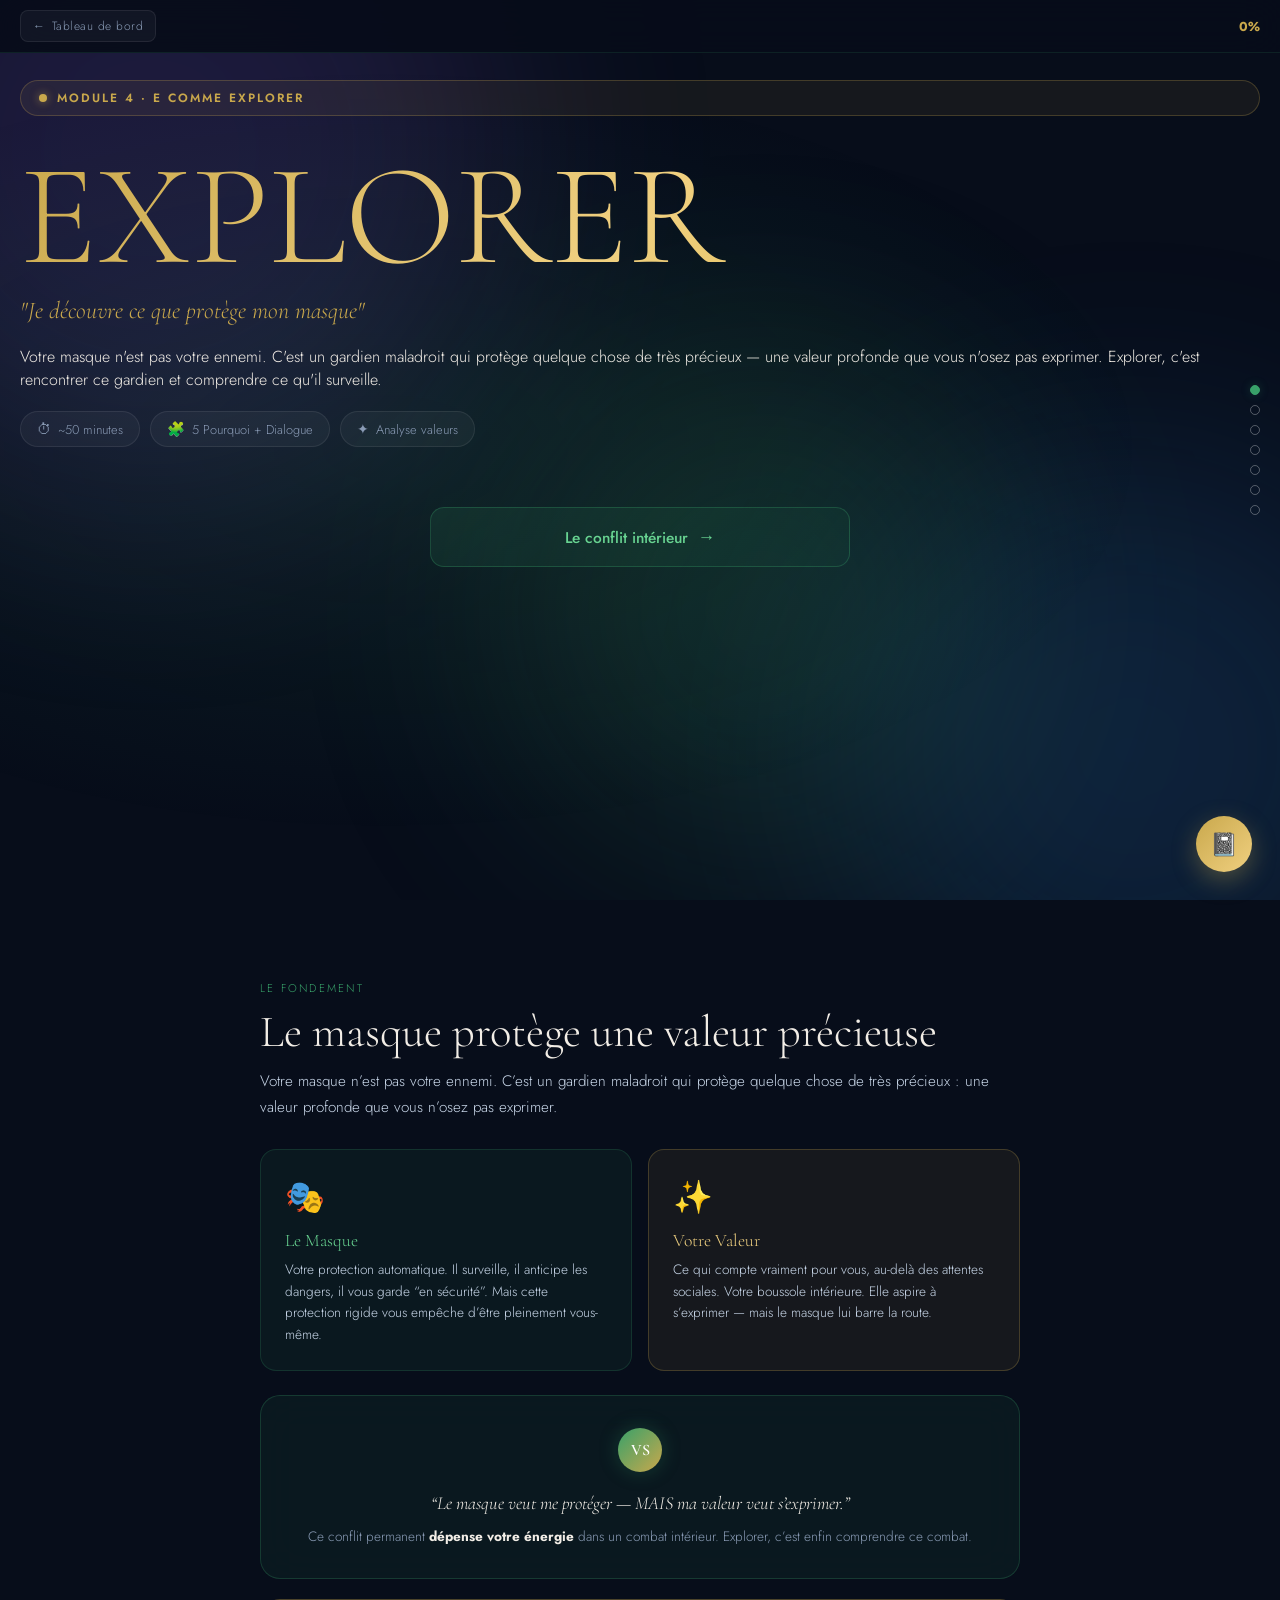
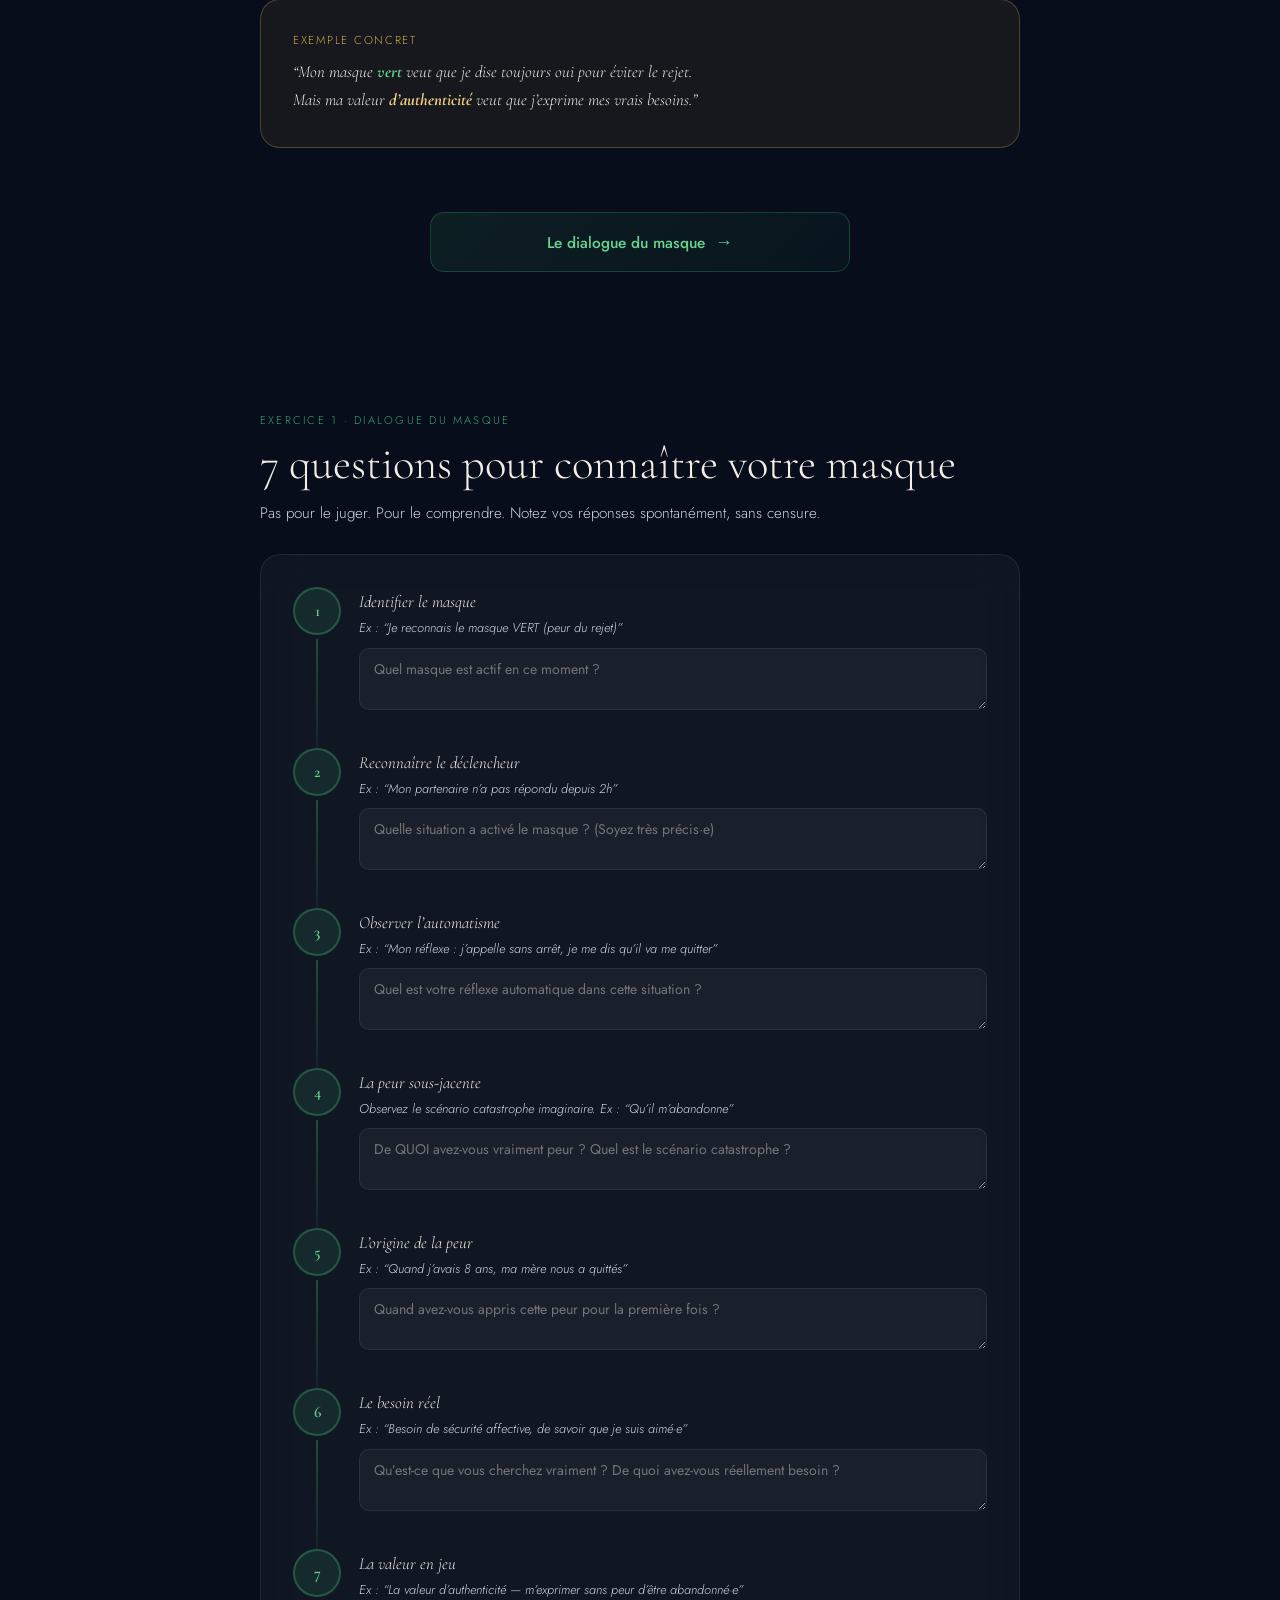
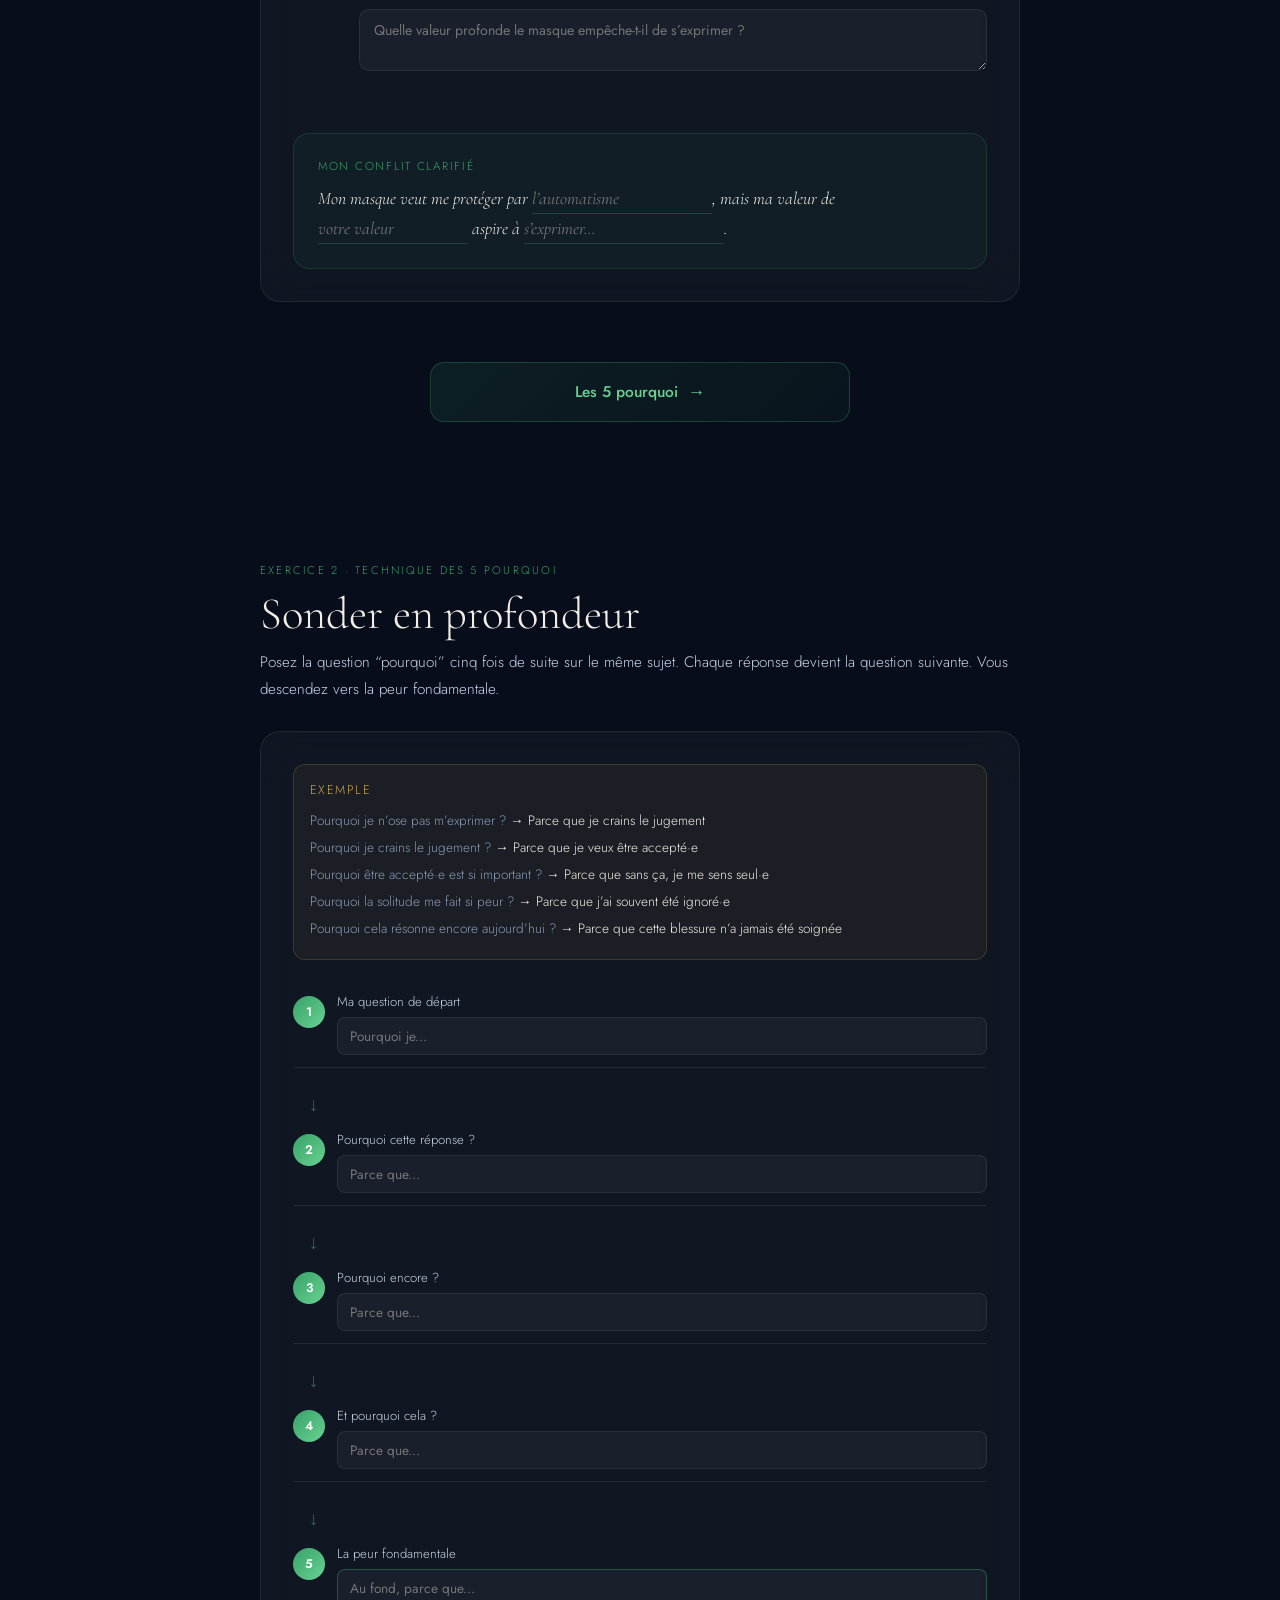
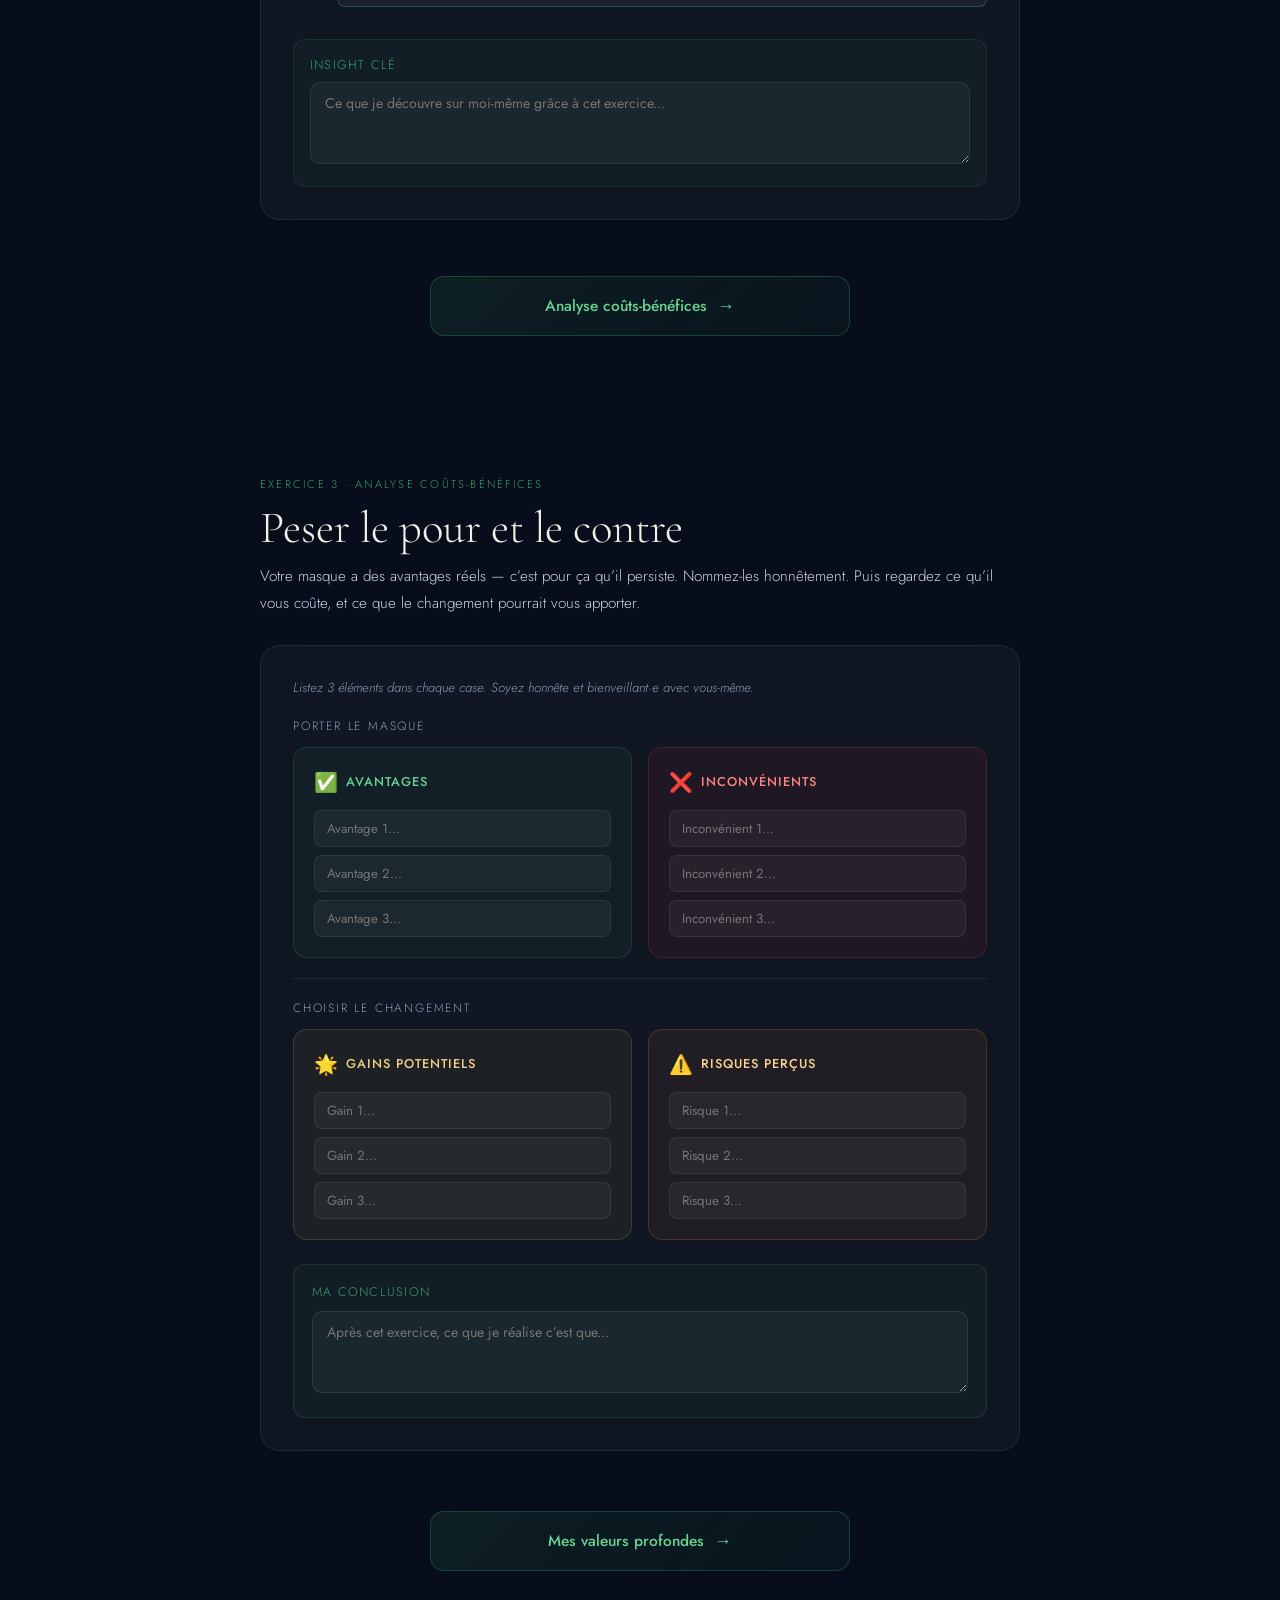
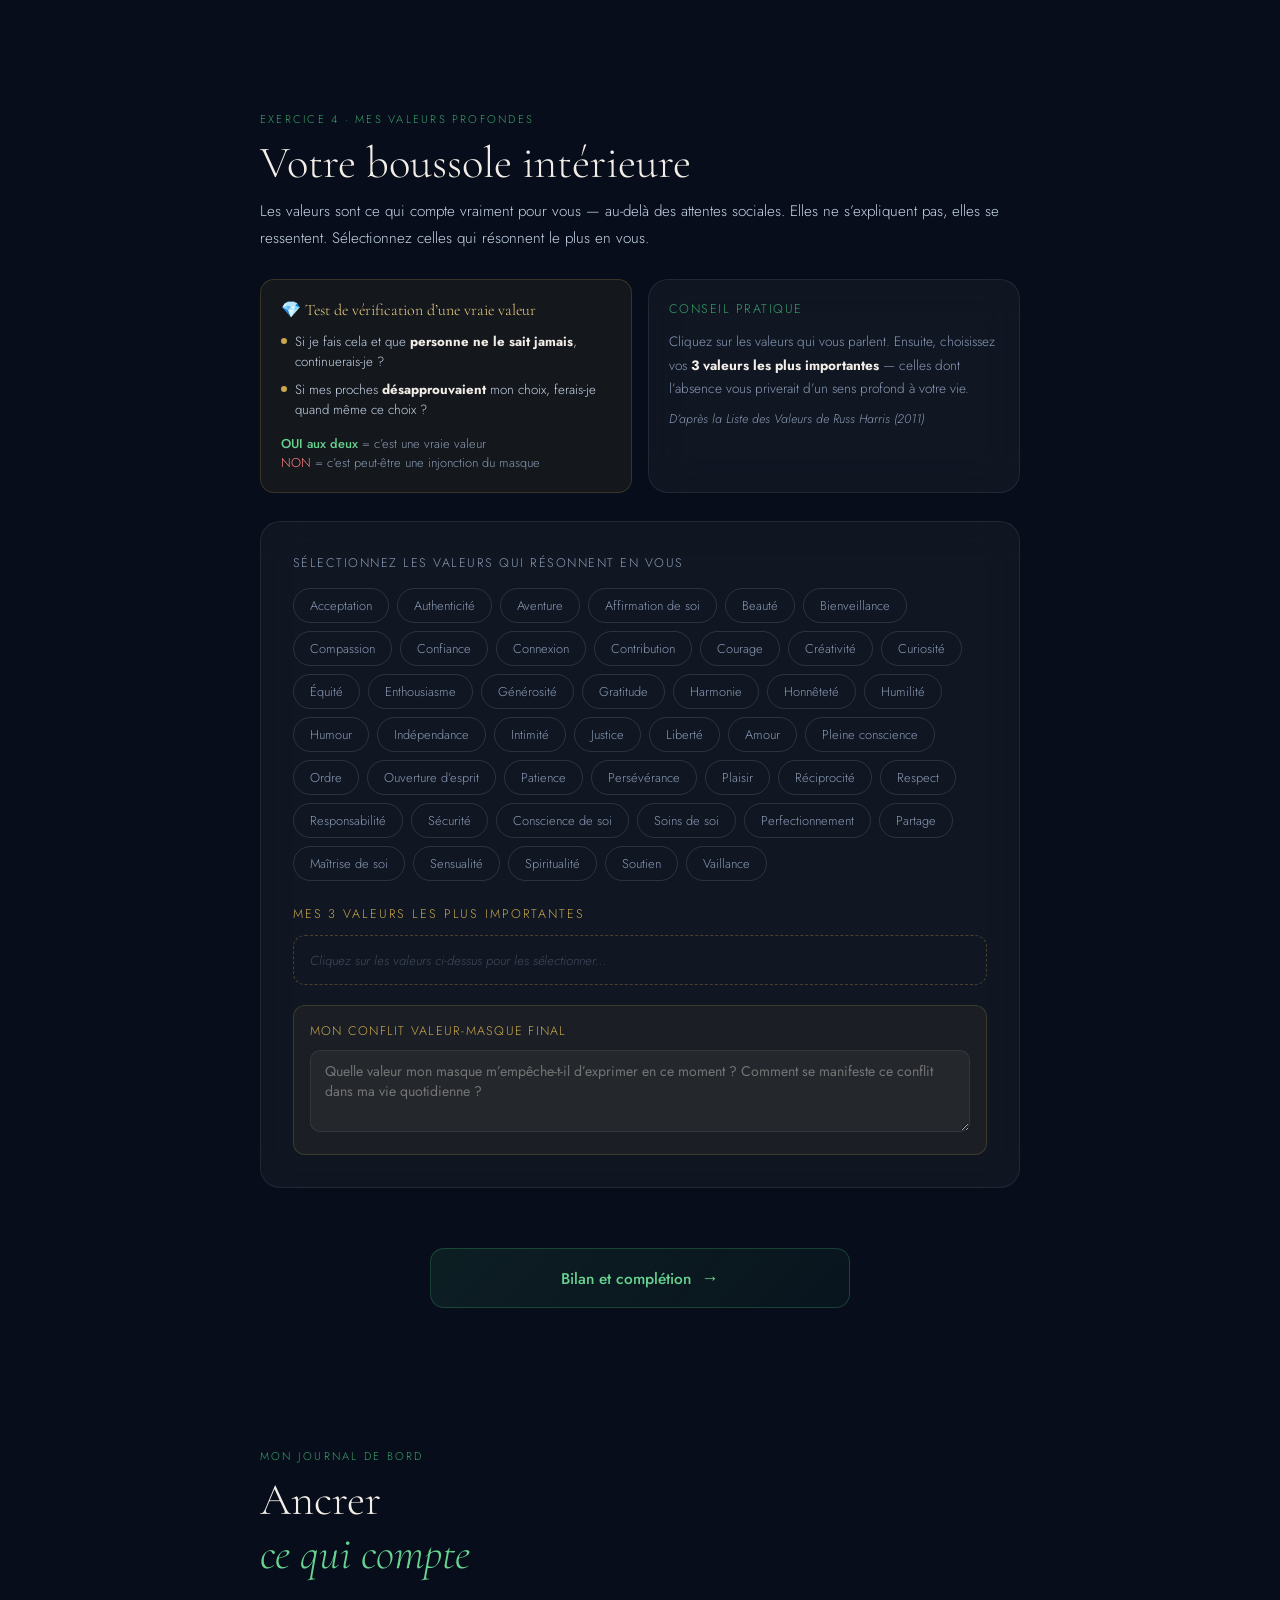
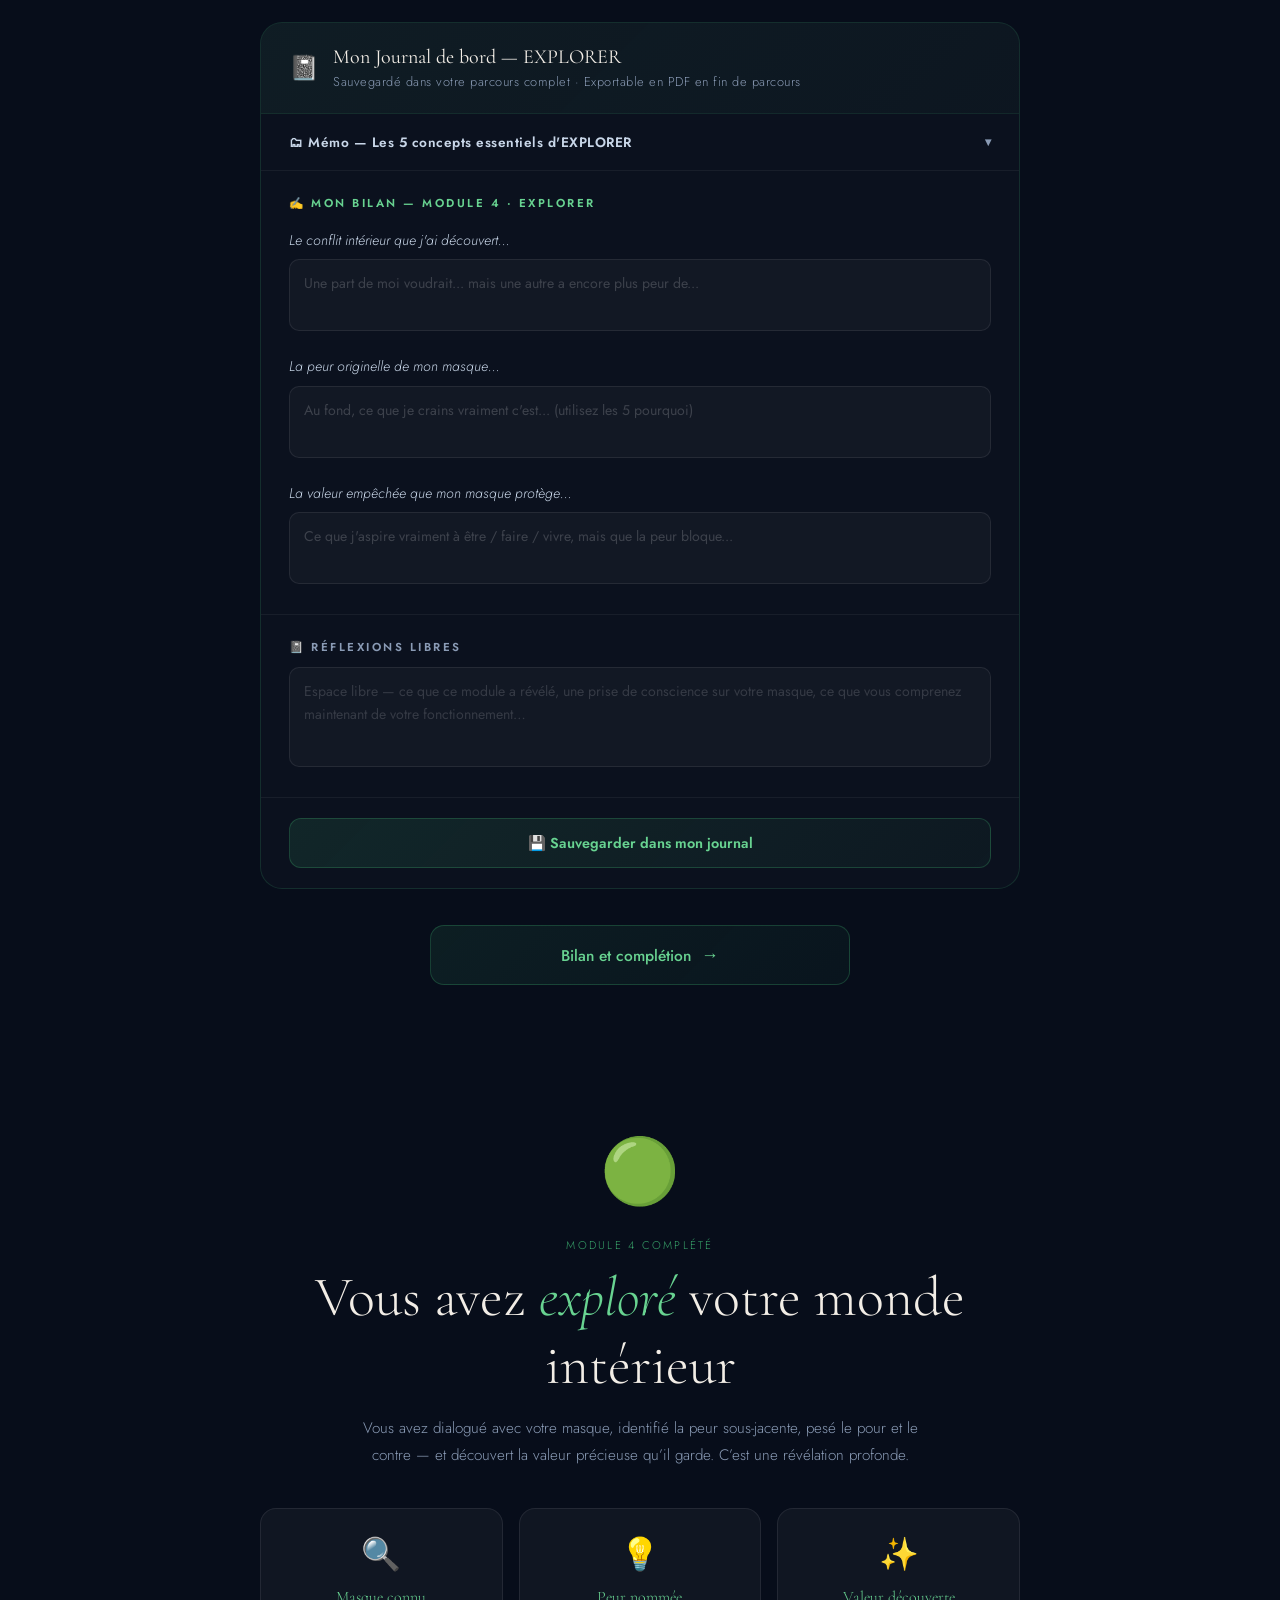
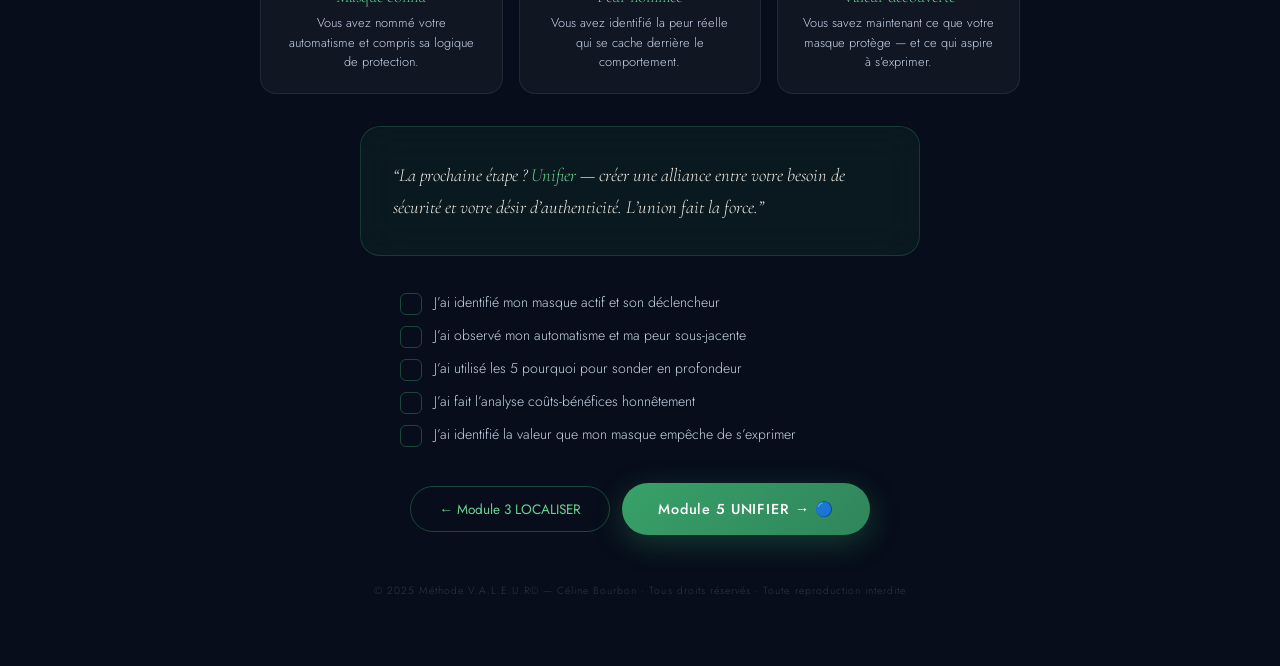
<file: module4.html>
<!DOCTYPE html>
<html lang="fr">
<head>
<meta charset="UTF-8"/>
<meta name="viewport" content="width=device-width,initial-scale=1.0"/>
<title>Module 4 — Explorer · V.A.L.E.U.R©</title>
<link rel="preconnect" href="https://fonts.googleapis.com"/>
<link href="https://fonts.googleapis.com/css2?family=Cormorant+Garamond:ital,wght@0,300;0,400;0,600;1,300;1,400&family=Jost:wght@300;400;500;600&display=swap" rel="stylesheet"/>
<style>
:root{
  --gold:#C9A84C;--gold-light:#F0D080;--gold-glow:rgba(201,168,76,.22);
  --navy:#070D1A;--navy2:#0D1526;--navy3:#131F35;--navy4:#1A2845;
  --glass:rgba(255,255,255,.04);--gb:rgba(255,255,255,.08);
  --text:#F2EDE6;--muted:#8A9BB5;--text2:#C8D6E8;
  --green:#38A169;--green-light:#68D391;--green-glow:rgba(56,161,105,.25);
  --red:#E53E3E;--orange:#ED8936;--yellow:#D69E2E;
  --blue:#3182CE;--indigo:#5A67D8;--violet:#805AD5;
}
*{margin:0;padding:0;box-sizing:border-box}
html{scroll-behavior:smooth}
body{
  background:var(--navy);color:var(--text);
  font-family:'Jost',sans-serif;font-weight:300;
  overflow-x:hidden;
  -webkit-user-select:none;-moz-user-select:none;user-select:none;
}

/* ── SCROLL LINE ── */
/* ── PROGRESS BAR ── */
#progress-bar{position:fixed;top:0;left:0;right:0;z-index:1000;background:rgba(7,13,26,.92);backdrop-filter:blur(20px);border-bottom:1px solid rgba(56,161,105,.15);padding:10px 20px;display:flex;align-items:center;gap:12px;}
.pb-back{display:flex;align-items:center;gap:6px;background:var(--glass);border:1px solid var(--gb);border-radius:8px;padding:6px 12px;color:var(--muted);font-size:12px;letter-spacing:.5px;text-decoration:none;transition:all .3s;white-space:nowrap;flex-shrink:0;}
.pb-back:hover{border-color:var(--green-light);color:var(--green-light);}
.pb-steps{display:flex;gap:6px;flex:1;align-items:center;}
.pb-step{flex:1;height:30px;border-radius:8px;background:rgba(255,255,255,.04);border:1px solid rgba(255,255,255,.06);display:flex;align-items:center;justify-content:center;transition:all .5s cubic-bezier(.34,1.56,.64,1);}
.pb-step.done{background:linear-gradient(135deg,var(--gold),var(--gold-light));border-color:var(--gold-light);cursor:pointer;}
.pb-step.active{background:rgba(56,161,105,.1);border-color:var(--green-light);animation:pb-pulse 2.5s ease-in-out infinite;}
@keyframes pb-pulse{0%,100%{box-shadow:0 0 0 0 rgba(56,161,105,.3);}50%{box-shadow:0 0 0 4px rgba(56,161,105,0);}}
.pb-letter{font-size:11px;font-weight:700;letter-spacing:1.5px;color:var(--muted);}
.pb-step.done .pb-letter{color:#070D1A;}
.pb-step.active .pb-letter{color:var(--green-light);}
.pb-pct{font-size:13px;font-weight:700;color:var(--gold);min-width:36px;text-align:right;}
@media(max-width:480px){.pb-letter{font-size:9px;}.pb-step{height:24px;}#progress-bar{padding:8px 12px;gap:8px;}.pb-back span{display:none;}}
/* ── AURORA ── */
.aurora{position:fixed;inset:0;pointer-events:none;z-index:0;overflow:hidden}
.orb{position:absolute;border-radius:50%;filter:blur(120px);opacity:.18;animation:drift 18s ease-in-out infinite}
.orb1{width:700px;height:700px;background:var(--violet);top:-200px;left:-200px;animation-delay:0s}
.orb2{width:600px;height:600px;background:var(--blue);bottom:-150px;right:-150px;animation-delay:-6s}
.orb3{width:500px;height:500px;background:var(--green);top:40%;left:40%;animation-delay:-12s}
@keyframes drift{0%,100%{transform:translate(0,0) scale(1)}33%{transform:translate(60px,-40px) scale(1.1)}66%{transform:translate(-40px,60px) scale(.9)}}

/* ── DOT NAV ── */
#dot-nav{position:fixed;right:20px;top:50%;transform:translateY(-50%);z-index:900;display:flex;flex-direction:column;gap:10px}
.dot{width:10px;height:10px;border-radius:50%;border:1.5px solid rgba(255,255,255,.3);background:transparent;cursor:pointer;transition:all .3s;position:relative}
.dot.active{background:var(--green);border-color:var(--green);box-shadow:0 0 10px var(--green-glow)}
.dot:hover::after{content:attr(data-label);position:absolute;right:20px;top:50%;transform:translateY(-50%);background:rgba(13,21,38,.95);color:var(--text);font-size:.7rem;white-space:nowrap;padding:4px 10px;border-radius:6px;border:1px solid var(--gb);pointer-events:none}
@media(max-width:768px){#dot-nav{display:none}}

/* ── SECTIONS ── */
section{
  min-height:100vh;padding:80px 20px 60px;
  display:flex;flex-direction:column;position:relative;z-index:1;
  opacity:0;transform:translateY(30px);transition:opacity .7s ease,transform .7s ease;
}
section.visible{opacity:1;transform:translateY(0)}

.container{width:100%;max-width:760px;margin:0 auto}

/* ── GLASS CARD ── */
.glass{
  background:var(--glass);backdrop-filter:blur(20px);
  border:1px solid var(--gb);border-radius:20px;padding:32px;
  transition:transform .3s,box-shadow .3s;
}
.glass:hover{transform:translateY(-3px);box-shadow:0 20px 60px rgba(0,0,0,.3)}
.glass-green{background:rgba(56,161,105,.08);border-color:rgba(56,161,105,.25)}
.glass-gold{background:rgba(201,168,76,.08);border-color:rgba(201,168,76,.3)}

/* ── HERO ── */
#s0{background:radial-gradient(ellipse at 30% 50%,rgba(56,161,105,.12) 0%,transparent 60%)}
.module-badge{
  display:inline-flex;align-items:center;gap:8px;
  background:rgba(56,161,105,.12);border:1px solid rgba(56,161,105,.35);
  border-radius:30px;padding:8px 20px;margin-bottom:28px;
  font-size:.75rem;letter-spacing:.18em;text-transform:uppercase;color:var(--green-light);
}
.hero-title{font-family:'Cormorant Garamond',serif;font-size:clamp(3rem,9vw,6rem);font-weight:300;line-height:1;color:var(--text);margin-bottom:12px}
.hero-title span{color:var(--green-light);font-style:italic}
.hero-sub{font-size:1.05rem;color:var(--text2);max-width:560px;line-height:1.7;margin-bottom:32px}
.hero-quote{
  font-family:'Cormorant Garamond',serif;font-style:italic;font-size:1.2rem;
  color:var(--green-light);border-left:3px solid var(--green);
  padding:16px 24px;background:rgba(56,161,105,.07);border-radius:0 12px 12px 0;
  max-width:560px;margin-bottom:36px;line-height:1.6;
}
.stats-row{display:flex;gap:20px;flex-wrap:wrap}
.stat{text-align:center;background:var(--glass);border:1px solid var(--gb);border-radius:14px;padding:16px 24px}
.stat-n{font-family:'Cormorant Garamond',serif;font-size:1.8rem;color:var(--green-light)}
.stat-l{font-size:.72rem;color:var(--muted);letter-spacing:.1em;text-transform:uppercase;margin-top:2px}

/* ── SECTION TITLES ── */
.s-label{font-size:.7rem;letter-spacing:.2em;text-transform:uppercase;color:var(--green);margin-bottom:10px}
.s-title{font-family:'Cormorant Garamond',serif;font-size:clamp(1.8rem,4vw,2.8rem);font-weight:300;color:var(--text);margin-bottom:8px;line-height:1.2}
.section-intro{color:var(--text2);line-height:1.75;margin-bottom:28px;font-size:.95rem}

/* ── CONFLIT CARDS ── */
.conflict-split{display:grid;grid-template-columns:1fr 1fr;gap:16px;margin-bottom:24px}
@media(max-width:600px){.conflict-split{grid-template-columns:1fr}}
.side-card{border-radius:16px;padding:24px}
.side-masque{background:rgba(56,161,105,.08);border:1px solid rgba(56,161,105,.2)}
.side-valeur{background:rgba(201,168,76,.08);border:1px solid rgba(201,168,76,.25)}
.side-icon{font-size:2rem;margin-bottom:10px}
.side-title{font-family:'Cormorant Garamond',serif;font-size:1.1rem;margin-bottom:8px}
.side-text{font-size:.85rem;color:var(--text2);line-height:1.6}
.vs-badge{
  display:flex;align-items:center;justify-content:center;
  width:44px;height:44px;border-radius:50%;
  background:linear-gradient(135deg,var(--green),var(--gold));
  font-family:'Cormorant Garamond',serif;font-size:1rem;font-weight:600;
  color:#fff;margin:0 auto 20px;box-shadow:0 0 20px var(--green-glow);
}

/* ── DIALOGUE 7 QUESTIONS ── */
.dialogue-steps{display:flex;flex-direction:column;gap:0}
.dialogue-step{
  display:grid;grid-template-columns:48px 1fr;gap:0;align-items:start;
  position:relative;
}
.dialogue-step:not(:last-child)::before{
  content:'';position:absolute;left:23px;top:52px;bottom:0;width:2px;
  background:linear-gradient(to bottom,rgba(56,161,105,.4),rgba(56,161,105,.1));
}
.step-bubble{
  width:48px;height:48px;border-radius:50%;flex-shrink:0;
  background:rgba(56,161,105,.15);border:2px solid rgba(56,161,105,.4);
  display:flex;align-items:center;justify-content:center;
  font-family:'Cormorant Garamond',serif;font-size:1rem;font-weight:600;color:var(--green-light);
  position:relative;z-index:1;
}
.step-content{padding:4px 0 32px 18px}
.step-q{font-family:'Cormorant Garamond',serif;font-size:1.05rem;color:var(--text);margin-bottom:6px;font-style:italic}
.step-ex{font-size:.8rem;color:var(--text2);margin-bottom:10px;line-height:1.5;font-style:italic}
.step-input{
  width:100%;background:rgba(255,255,255,.04);border:1px solid var(--gb);
  border-radius:10px;padding:10px 14px;color:var(--text);font-family:'Jost',sans-serif;
  font-size:.88rem;resize:vertical;min-height:56px;transition:border .3s;outline:none;
}
.step-input:focus{border-color:rgba(56,161,105,.5);background:rgba(56,161,105,.05)}

/* ── 5 POURQUOI ── */
.why-chain{display:flex;flex-direction:column;gap:0}
.why-row{display:flex;align-items:flex-start;gap:12px;padding:12px 0}
.why-row:not(:last-child){border-bottom:1px solid var(--gb)}
.why-num{
  min-width:32px;height:32px;border-radius:50%;
  background:linear-gradient(135deg,var(--green),var(--green-light));
  display:flex;align-items:center;justify-content:center;
  font-size:.78rem;font-weight:600;color:#fff;flex-shrink:0;margin-top:4px;
}
.why-label{font-size:.82rem;color:var(--text2);margin-bottom:6px}
.why-input{
  width:100%;background:rgba(255,255,255,.04);border:1px solid var(--gb);
  border-radius:8px;padding:8px 12px;color:var(--text);font-family:'Jost',sans-serif;
  font-size:.85rem;outline:none;transition:border .3s;
}
.why-input:focus{border-color:rgba(56,161,105,.5);background:rgba(56,161,105,.05)}
.why-arrow{color:var(--green);font-size:1.2rem;margin-top:22px;opacity:.6}

/* ── COUT BÉNÉFICE ── */
.cout-grid{display:grid;grid-template-columns:1fr 1fr;gap:16px}
@media(max-width:600px){.cout-grid{grid-template-columns:1fr}}
.cout-card{border-radius:14px;padding:20px}
.cout-masque-av{background:rgba(56,161,105,.07);border:1px solid rgba(56,161,105,.2)}
.cout-masque-in{background:rgba(229,62,62,.07);border:1px solid rgba(229,62,62,.2)}
.cout-change-ga{background:rgba(201,168,76,.07);border:1px solid rgba(201,168,76,.2)}
.cout-change-ri{background:rgba(237,137,54,.07);border:1px solid rgba(237,137,54,.2)}
.cout-head{display:flex;align-items:center;gap:8px;margin-bottom:14px}
.cout-icon{font-size:1.2rem}
.cout-title{font-size:.8rem;font-weight:500;letter-spacing:.08em;text-transform:uppercase}
.cout-title.green{color:var(--green-light)}
.cout-title.red{color:#FC8181}
.cout-title.gold{color:var(--gold-light)}
.cout-title.orange{color:#FBD38D}
.cout-inputs{display:flex;flex-direction:column;gap:8px}
.cout-input{
  background:rgba(255,255,255,.04);border:1px solid var(--gb);
  border-radius:8px;padding:8px 12px;color:var(--text);font-family:'Jost',sans-serif;
  font-size:.83rem;outline:none;width:100%;transition:border .3s;
}
.cout-input:focus{border-color:rgba(56,161,105,.4);background:rgba(56,161,105,.04)}

/* ── VALEURS ── */
.values-intro{display:grid;grid-template-columns:1fr 1fr;gap:16px;margin-bottom:28px}
@media(max-width:600px){.values-intro{grid-template-columns:1fr}}
.test-val{background:rgba(201,168,76,.07);border:1px solid rgba(201,168,76,.2);border-radius:14px;padding:20px}
.test-val-title{font-family:'Cormorant Garamond',serif;font-size:1rem;color:var(--gold-light);margin-bottom:12px}
.test-item{display:flex;align-items:flex-start;gap:8px;margin-bottom:8px}
.test-bullet{width:6px;height:6px;border-radius:50%;background:var(--gold);flex-shrink:0;margin-top:6px}
.test-text{font-size:.83rem;color:var(--text2);line-height:1.5}
.test-yes{color:var(--green-light);font-weight:500}
.values-grid{display:flex;flex-wrap:wrap;gap:8px;margin-bottom:24px}
.val-chip{
  padding:7px 16px;border-radius:30px;border:1.5px solid rgba(255,255,255,.12);
  font-size:.8rem;cursor:pointer;transition:all .25s;color:var(--muted);
  background:transparent;user-select:none;
}
.val-chip:hover{border-color:rgba(56,161,105,.4);color:var(--text)}
.val-chip.selected{background:rgba(56,161,105,.15);border-color:var(--green);color:var(--green-light);box-shadow:0 0 12px rgba(56,161,105,.2)}
.my-values{margin-top:16px}
.my-values-title{font-size:.78rem;letter-spacing:.15em;text-transform:uppercase;color:var(--gold);margin-bottom:12px}
.my-values-display{
  min-height:50px;border:1.5px dashed rgba(201,168,76,.3);border-radius:12px;
  padding:12px 16px;display:flex;flex-wrap:wrap;gap:8px;align-items:center;
}
.val-selected-badge{
  padding:6px 14px;border-radius:20px;background:linear-gradient(135deg,rgba(56,161,105,.2),rgba(201,168,76,.15));
  border:1px solid rgba(201,168,76,.35);font-size:.8rem;color:var(--gold-light);
}
.my-values-empty{font-size:.82rem;color:rgba(138,155,181,.4);font-style:italic}

/* ── CONFLIT REVEAL ── */
.conflict-reveal{
  background:rgba(56,161,105,.06);border:1px solid rgba(56,161,105,.2);
  border-radius:16px;padding:24px;margin-top:20px;
}
.cr-label{font-size:.72rem;letter-spacing:.15em;text-transform:uppercase;color:var(--green);margin-bottom:10px}
.cr-template{font-family:'Cormorant Garamond',serif;font-size:1.1rem;line-height:1.7;color:var(--text);font-style:italic}
.cr-highlight{color:var(--green-light);font-weight:400}
.cr-input{
  width:100%;background:transparent;border:none;border-bottom:1px solid rgba(56,161,105,.3);
  color:var(--green-light);font-family:'Cormorant Garamond',serif;font-size:1.1rem;font-style:italic;
  outline:none;padding:4px 0;min-width:120px;
}

/* ── CHECKLIST ── */
.checklist{display:flex;flex-direction:column;gap:10px;margin-top:20px}
.check-item{display:flex;align-items:flex-start;gap:12px;cursor:pointer}
.check-box{
  width:22px;height:22px;border-radius:6px;flex-shrink:0;
  border:1.5px solid rgba(56,161,105,.4);background:transparent;
  display:flex;align-items:center;justify-content:center;transition:all .25s;margin-top:1px;
}
.check-item.checked .check-box{background:var(--green);border-color:var(--green)}
.check-item.checked .check-box::after{content:'✓';color:#fff;font-size:.75rem;font-weight:700}
.check-text{font-size:.88rem;color:var(--text2);line-height:1.5;transition:color .25s}
.check-item.checked .check-text{color:var(--text);text-decoration:line-through;opacity:.6}

/* ── BTN ── */
.btn-primary{
  display:inline-flex;align-items:center;gap:10px;
  background:linear-gradient(135deg,var(--green),#2F855A);
  border:none;border-radius:50px;padding:16px 36px;
  color:#fff;font-family:'Jost',sans-serif;font-size:.9rem;font-weight:500;
  cursor:pointer;transition:all .3s;letter-spacing:.06em;
  box-shadow:0 8px 30px rgba(56,161,105,.3);
}
.btn-primary:hover{transform:translateY(-2px);box-shadow:0 14px 40px rgba(56,161,105,.4)}
.btn-secondary{
  display:inline-flex;align-items:center;gap:8px;
  background:transparent;border:1px solid rgba(56,161,105,.4);
  border-radius:50px;padding:12px 28px;color:var(--green-light);
  font-family:'Jost',sans-serif;font-size:.85rem;cursor:pointer;transition:all .3s;
}
.btn-secondary:hover{background:rgba(56,161,105,.1);border-color:var(--green)}

/* ── JOURNAL FAB ── */
#journal-fab{
  position:fixed;bottom:28px;right:28px;z-index:800;
  width:56px;height:56px;border-radius:50%;
  background:linear-gradient(135deg,var(--gold),var(--gold-light));
  border:none;cursor:pointer;display:flex;align-items:center;justify-content:center;
  font-size:1.4rem;box-shadow:0 8px 25px rgba(201,168,76,.35);transition:all .3s;
}
#journal-fab:hover{transform:scale(1.08);box-shadow:0 12px 35px rgba(201,168,76,.5)}
#journal-fab.active{border-radius:14px;width:auto;padding:0 20px;gap:8px;font-size:.85rem;color:var(--navy);font-family:'Jost',sans-serif;font-weight:600}

/* ── JOURNAL PANEL ── */
#journal-panel{
  position:fixed;bottom:100px;right:28px;z-index:800;
  width:min(420px,calc(100vw - 40px));
  background:rgba(13,21,38,.97);backdrop-filter:blur(30px);
  border:1px solid rgba(201,168,76,.25);border-radius:20px;padding:24px;
  display:none;flex-direction:column;gap:16px;
  box-shadow:0 20px 60px rgba(0,0,0,.5);
}
#journal-panel.open{display:flex}
.jp-title{font-family:'Cormorant Garamond',serif;font-size:1.1rem;color:var(--gold-light)}
.jp-date{font-size:.72rem;color:var(--muted)}
#journal-text{
  background:rgba(255,255,255,.04);border:1px solid var(--gb);border-radius:12px;
  padding:12px;color:var(--text);font-family:'Jost',sans-serif;font-size:.85rem;
  resize:none;height:120px;outline:none;
}
.jp-footer{display:flex;gap:8px;justify-content:flex-end}

/* ── TOAST ── */
#toast{
  position:fixed;bottom:100px;left:50%;transform:translateX(-50%) translateY(20px);
  background:rgba(56,161,105,.15);border:1px solid rgba(56,161,105,.4);
  backdrop-filter:blur(20px);border-radius:30px;padding:12px 24px;
  font-size:.85rem;color:var(--green-light);opacity:0;transition:all .4s;z-index:2000;
  pointer-events:none;white-space:nowrap;
}
#toast.show{opacity:1;transform:translateX(-50%) translateY(0)}

/* ── CANVAS CONFETTI ── */
#confetti-canvas{position:fixed;inset:0;pointer-events:none;z-index:9999;display:none}

/* ── FINAL SECTION ── */
.final-grid{display:grid;grid-template-columns:repeat(3,1fr);gap:16px;margin-bottom:32px}
@media(max-width:600px){.final-grid{grid-template-columns:1fr}}
.final-card{background:var(--glass);border:1px solid var(--gb);border-radius:16px;padding:22px;text-align:center}
.fc-icon{font-size:2rem;margin-bottom:10px}
.fc-title{font-family:'Cormorant Garamond',serif;font-size:1rem;color:var(--green-light);margin-bottom:6px}
.fc-text{font-size:.8rem;color:var(--text2);line-height:1.5}

/* ── NAV ARROWS ── */
.nav-arrows{display:flex;gap:12px;align-items:center;flex-wrap:wrap}

/* ── ANTI-COPY ── */
body::selection{background:transparent}

/* ── COPYRIGHT FOOTER ── */
.copyright-footer{
  text-align:center;padding:8px;font-size:.65rem;color:rgba(138,155,181,.3);
  letter-spacing:.1em;
}

/* ── RESPONSIVE ── */
@media(max-width:600px){
  .glass{padding:20px}
  section{padding:70px 16px 50px}
}

/* ── BTN NEXT ── */
.btn-next{display:flex;align-items:center;justify-content:center;gap:10px;margin:36px auto 0;width:100%;max-width:420px;background:linear-gradient(135deg,rgba(56,161,105,.12),rgba(56,161,105,.05));border:1px solid rgba(56,161,105,.3);border-radius:14px;padding:16px 28px;font-family:'Jost',sans-serif;font-size:.97rem;font-weight:500;color:var(--green-light);cursor:pointer;transition:all .4s cubic-bezier(.34,1.2,.64,1);}
.btn-next:hover{background:rgba(56,161,105,.18);transform:translateY(-2px) scale(1.02);box-shadow:0 8px 24px rgba(56,161,105,.2);}
.btn-next .bn-arrow{transition:transform .3s;font-size:1.1rem;}
.btn-next:hover .bn-arrow{transform:translateX(4px);}
/* ── JOURNAL MODULE ── */
.journal-module{margin:40px 0 0;border-radius:22px;overflow:hidden;border:1px solid rgba(56,161,105,.2);background:rgba(255,255,255,.02);}
.jm-header{background:linear-gradient(135deg,rgba(56,161,105,.08),rgba(56,161,105,.03));border-bottom:1px solid rgba(56,161,105,.12);padding:22px 28px;display:flex;align-items:center;gap:14px;}
.jm-header-icon{font-size:1.5rem;}
.jm-header-text h3{font-family:'Cormorant Garamond',serif;font-size:1.25rem;font-weight:400;color:var(--text);margin-bottom:3px;}
.jm-header-text p{font-size:.8rem;color:var(--muted);letter-spacing:.5px;}
.jm-memo{border-bottom:1px solid rgba(255,255,255,.05);}
.jm-memo-toggle{width:100%;background:none;border:none;padding:18px 28px;display:flex;align-items:center;justify-content:space-between;cursor:pointer;font-family:'Jost',sans-serif;font-size:.85rem;font-weight:600;color:var(--text2);letter-spacing:.5px;text-align:left;}
.jm-memo-toggle span{display:flex;align-items:center;gap:10px;}
.jm-memo-chevron{font-size:.75rem;color:var(--muted);transition:transform .3s;}
.jm-memo.open .jm-memo-chevron{transform:rotate(180deg);}
.jm-memo-body{display:none;padding:0 28px 22px;}
.jm-memo.open .jm-memo-body{display:block;}
.jm-memo-item{display:flex;gap:12px;align-items:flex-start;padding:10px 0;border-bottom:1px solid rgba(255,255,255,.04);}
.jm-memo-item:last-child{border-bottom:none;}
.jm-memo-num{width:26px;height:26px;border-radius:50%;background:rgba(56,161,105,.1);border:1px solid rgba(56,161,105,.2);display:flex;align-items:center;justify-content:center;font-size:.72rem;font-weight:700;color:var(--green-light);flex-shrink:0;}
.jm-memo-text{font-size:.88rem;color:var(--text2);line-height:1.65;}
.jm-memo-text strong{color:var(--text);}
.jm-questions{padding:24px 28px;border-bottom:1px solid rgba(255,255,255,.05);}
.jm-q-label{font-size:.72rem;letter-spacing:2.5px;text-transform:uppercase;color:var(--green-light);margin-bottom:18px;font-weight:600;}
.jm-q-item{margin-bottom:18px;}
.jm-q-item:last-child{margin-bottom:0;}
.jm-q-text{font-size:.88rem;color:var(--text2);line-height:1.6;margin-bottom:8px;font-style:italic;}
.jm-q-textarea{width:100%;min-height:72px;background:rgba(255,255,255,.03);border:1px solid rgba(255,255,255,.08);border-radius:10px;padding:12px 14px;font-family:'Jost',sans-serif;font-size:.88rem;color:var(--text);resize:none;outline:none;transition:border-color .3s;line-height:1.6;}
.jm-q-textarea:focus{border-color:rgba(56,161,105,.3);}
.jm-q-textarea::placeholder{color:rgba(255,255,255,.18);}
.jm-libre{padding:24px 28px;border-bottom:1px solid rgba(255,255,255,.05);}
.jm-libre-label{font-size:.72rem;letter-spacing:2.5px;text-transform:uppercase;color:var(--muted);margin-bottom:12px;font-weight:600;}
.jm-libre-textarea{width:100%;min-height:100px;background:rgba(255,255,255,.03);border:1px solid rgba(255,255,255,.08);border-radius:10px;padding:12px 14px;font-family:'Jost',sans-serif;font-size:.88rem;color:var(--text);resize:none;outline:none;transition:border-color .3s;line-height:1.65;}
.jm-libre-textarea:focus{border-color:rgba(201,168,76,.25);}
.jm-libre-textarea::placeholder{color:rgba(255,255,255,.15);}
.jm-actions{padding:20px 28px;display:flex;align-items:center;gap:12px;}
.jm-save-btn{flex:1;background:linear-gradient(135deg,rgba(56,161,105,.15),rgba(56,161,105,.06));border:1px solid rgba(56,161,105,.3);border-radius:12px;padding:14px 20px;font-family:'Jost',sans-serif;font-size:.9rem;font-weight:600;color:var(--green-light);cursor:pointer;transition:all .3s;}
.jm-save-btn:hover{background:rgba(56,161,105,.22);}
.jm-saved{display:none;padding:12px 28px 18px;font-size:.85rem;color:#4aab7a;background:rgba(74,171,122,.06);border-top:1px solid rgba(74,171,122,.15);}
.jm-saved.show{display:flex;align-items:center;gap:8px;}

/* ── HERO UNIFIED ── */
.module-hero-badge{display:inline-flex;align-items:center;gap:10px;margin-bottom:28px;padding:8px 18px;border-radius:100px;background:rgba(201,168,76,.08);border:1px solid rgba(201,168,76,.25);}
.mhb-dot{width:8px;height:8px;border-radius:50%;background:var(--gold, #C9A84C);box-shadow:0 0 8px rgba(201,168,76,.6);animation:glow-pulse 2s ease-in-out infinite;}
@keyframes glow-pulse{0%,100%{opacity:1;box-shadow:0 0 8px rgba(201,168,76,.6);}50%{opacity:.6;box-shadow:0 0 14px rgba(201,168,76,.9);}}
.mhb-text{font-size:.75rem;letter-spacing:2px;text-transform:uppercase;color:var(--gold,#C9A84C);font-weight:600;}
.hero-big-letter{font-family:'Cormorant Garamond',serif;font-size:clamp(3.5rem,14vw,9rem);font-weight:300;color:transparent;background:linear-gradient(135deg,#C9A84C 0%,#F0D080 50%,#D4AF37 100%);-webkit-background-clip:text;-webkit-text-fill-color:transparent;background-clip:text;line-height:1;display:block;margin-bottom:8px;}
.hero-subtitle{font-family:'Cormorant Garamond',serif;font-size:clamp(1.1rem,3vw,1.5rem);font-weight:300;font-style:italic;color:var(--gold,#C9A84C);margin-bottom:20px;}
.hero-meta-pill{display:flex;align-items:center;gap:7px;background:rgba(255,255,255,.04);border:1px solid rgba(255,255,255,.08);border-radius:100px;padding:7px 16px;font-size:.8rem;color:var(--muted);}
.hero-meta-pill span{font-size:.9rem;}
</style>
</head>
<body>

<canvas id="confetti-canvas"></canvas>

<!-- SCROLL LINE -->
<!-- PROGRESS BAR -->
<div id="progress-bar">
  <a href="index.html" class="pb-back">← <span>Tableau de bord</span></a>
  <div class="pb-steps" id="pb-steps"></div>


  <span class="pb-pct" id="pb-pct">0%</span>
</div>

<!-- AURORA -->
<div class="aurora">
  <div class="orb orb1"></div>
  <div class="orb orb2"></div>
  <div class="orb orb3"></div>
</div>

<!-- DOT NAV -->
<div id="dot-nav">
  <div class="dot active" data-s="0" data-label="Accueil" onclick="goTo(0)"></div>
  <div class="dot" data-s="1" data-label="Le conflit" onclick="goTo(1)"></div>
  <div class="dot" data-s="2" data-label="Dialogue" onclick="goTo(2)"></div>
  <div class="dot" data-s="3" data-label="5 Pourquoi" onclick="goTo(3)"></div>
  <div class="dot" data-s="4" data-label="Coûts-Bénéfices" onclick="goTo(4)"></div>
  <div class="dot" data-s="5" data-label="Mes Valeurs" onclick="goTo(5)"></div>
  <div class="dot" data-s="6" data-label="Terminer" onclick="goTo(6)"></div>
</div>

<!-- ╔══════════════════════════════╗ -->
<!-- ║   S0 — HERO                 ║ -->
<!-- ╚══════════════════════════════╝ -->
<section class="section" data-s="0" id="s0">
  <div class="module-hero-badge" style="background:rgba(201,168,76,.08);border-color:rgba(201,168,76,.25);">
    <span class="mhb-dot" style="background:#C9A84C;box-shadow:0 0 8px rgba(201,168,76,.6);"></span>
    <span class="mhb-text" style="color:#C9A84C;">Module 4 · E comme EXPLORER</span>
  </div>
  <span class="hero-big-letter">EXPLORER</span>
  <div class="hero-subtitle">"Je découvre ce que protège mon masque"</div>
  <p class="s-lead">Votre masque n'est pas votre ennemi. C'est un gardien maladroit qui protège quelque chose de très précieux — une valeur profonde que vous n'osez pas exprimer. Explorer, c'est rencontrer ce gardien et comprendre ce qu'il surveille.</p>
  <div class="hero-meta" style="display:flex;flex-wrap:wrap;gap:10px;margin:20px 0 24px;">
      <div class="hero-meta-pill"><span>⏱</span> ~50 minutes</div>
      <div class="hero-meta-pill"><span>🧩</span> 5 Pourquoi + Dialogue</div>
      <div class="hero-meta-pill"><span>✦</span> Analyse valeurs</div>
  </div>
  <button class="btn-next" onclick="document.getElementById('s1').scrollIntoView({behavior:'smooth'})"><span>Le conflit intérieur</span><span class="bn-arrow">→</span></button>
</section>

<!-- ╔══════════════════════════════╗ -->
<!-- ║   S1 — LE CONFLIT           ║ -->
<!-- ╚══════════════════════════════╝ -->
<section id="s1">
  <div class="container">
    <p class="s-label">Le fondement</p>
    <h2 class="s-title">Le masque protège une valeur précieuse</h2>
    <p class="section-intro">Votre masque n&rsquo;est pas votre ennemi. C&rsquo;est un gardien maladroit qui protège quelque chose de très précieux&nbsp;: une valeur profonde que vous n&rsquo;osez pas exprimer.</p>

    <div class="conflict-split">
      <div class="side-card side-masque">
        <div class="side-icon">🎭</div>
        <div class="side-title" style="color:var(--green-light)">Le Masque</div>
        <div class="side-text">Votre protection automatique. Il surveille, il anticipe les dangers, il vous garde &ldquo;en sécurité&rdquo;. Mais cette protection rigide vous empêche d&rsquo;être pleinement vous-même.</div>
      </div>
      <div class="side-card side-valeur">
        <div class="side-icon">✨</div>
        <div class="side-title" style="color:var(--gold-light)">Votre Valeur</div>
        <div class="side-text">Ce qui compte vraiment pour vous, au-delà des attentes sociales. Votre boussole intérieure. Elle aspire à s&rsquo;exprimer — mais le masque lui barre la route.</div>
      </div>
    </div>

    <div class="glass glass-green" style="margin-bottom:20px">
      <div class="vs-badge">VS</div>
      <p style="text-align:center;font-family:'Cormorant Garamond',serif;font-size:1.15rem;color:var(--text);font-style:italic;margin-bottom:12px">
        &ldquo;Le masque veut me protéger — MAIS ma valeur veut s&rsquo;exprimer.&rdquo;
      </p>
      <p style="text-align:center;font-size:.85rem;color:var(--muted)">Ce conflit permanent <strong style="color:var(--text)">dépense votre énergie</strong> dans un combat intérieur. Explorer, c&rsquo;est enfin comprendre ce combat.</p>
    </div>

    <div class="glass glass-gold">
      <p style="font-size:.72rem;letter-spacing:.15em;text-transform:uppercase;color:var(--gold);margin-bottom:10px">Exemple concret</p>
      <p style="font-family:'Cormorant Garamond',serif;font-size:1.05rem;line-height:1.7;color:var(--text);font-style:italic">
        &ldquo;Mon masque <strong style="color:var(--green-light)">vert</strong> veut que je dise toujours oui pour éviter le rejet.<br>
        Mais ma valeur <strong style="color:var(--gold-light)">d&rsquo;authenticité</strong> veut que j&rsquo;exprime mes vrais besoins.&rdquo;
      </p>
    </div>

    <div style="margin-top:28px;display:flex;gap:12px">
      <button class="btn-next" onclick="document.getElementById('s2').scrollIntoView({behavior:'smooth'})"><span>Le dialogue du masque</span><span class="bn-arrow">→</span></button>
    </div>
  </div>
</section>

<!-- ╔══════════════════════════════╗ -->
<!-- ║   S2 — DIALOGUE 7 QUESTIONS ║ -->
<!-- ╚══════════════════════════════╝ -->
<section id="s2">
  <div class="container">
    <p class="s-label">Exercice 1 · Dialogue du masque</p>
    <h2 class="s-title">7 questions pour connaître votre masque</h2>
    <p class="section-intro">Pas pour le juger. Pour le comprendre. Notez vos réponses spontanément, sans censure.</p>

    <div class="glass">
      <div class="dialogue-steps">

        <div class="dialogue-step">
          <div class="step-bubble">1</div>
          <div class="step-content">
            <div class="step-q">Identifier le masque</div>
            <div class="step-ex">Ex&nbsp;: &ldquo;Je reconnais le masque VERT (peur du rejet)&rdquo;</div>
            <textarea class="step-input" placeholder="Quel masque est actif en ce moment&#x00A0;?" rows="2"></textarea>
          </div>
        </div>

        <div class="dialogue-step">
          <div class="step-bubble">2</div>
          <div class="step-content">
            <div class="step-q">Reconnaître le déclencheur</div>
            <div class="step-ex">Ex&nbsp;: &ldquo;Mon partenaire n&rsquo;a pas répondu depuis 2h&rdquo;</div>
            <textarea class="step-input" placeholder="Quelle situation a activé le masque&#x00A0;? (Soyez très précis·e)" rows="2"></textarea>
          </div>
        </div>

        <div class="dialogue-step">
          <div class="step-bubble">3</div>
          <div class="step-content">
            <div class="step-q">Observer l&rsquo;automatisme</div>
            <div class="step-ex">Ex&nbsp;: &ldquo;Mon réflexe&nbsp;: j&rsquo;appelle sans arrêt, je me dis qu&rsquo;il va me quitter&rdquo;</div>
            <textarea class="step-input" placeholder="Quel est votre réflexe automatique dans cette situation&#x00A0;?" rows="2"></textarea>
          </div>
        </div>

        <div class="dialogue-step">
          <div class="step-bubble">4</div>
          <div class="step-content">
            <div class="step-q">La peur sous-jacente</div>
            <div class="step-ex">Observez le scénario catastrophe imaginaire. Ex&nbsp;: &ldquo;Qu&rsquo;il m&rsquo;abandonne&rdquo;</div>
            <textarea class="step-input" placeholder="De QUOI avez-vous vraiment peur&#x00A0;? Quel est le scénario catastrophe&#x00A0;?" rows="2"></textarea>
          </div>
        </div>

        <div class="dialogue-step">
          <div class="step-bubble">5</div>
          <div class="step-content">
            <div class="step-q">L&rsquo;origine de la peur</div>
            <div class="step-ex">Ex&nbsp;: &ldquo;Quand j&rsquo;avais 8 ans, ma mère nous a quittés&rdquo;</div>
            <textarea class="step-input" placeholder="Quand avez-vous appris cette peur pour la première fois&#x00A0;?" rows="2"></textarea>
          </div>
        </div>

        <div class="dialogue-step">
          <div class="step-bubble">6</div>
          <div class="step-content">
            <div class="step-q">Le besoin réel</div>
            <div class="step-ex">Ex&nbsp;: &ldquo;Besoin de sécurité affective, de savoir que je suis aimé·e&rdquo;</div>
            <textarea class="step-input" placeholder="Qu&rsquo;est-ce que vous cherchez vraiment&#x00A0;? De quoi avez-vous réellement besoin&#x00A0;?" rows="2"></textarea>
          </div>
        </div>

        <div class="dialogue-step">
          <div class="step-bubble">7</div>
          <div class="step-content">
            <div class="step-q">La valeur en jeu</div>
            <div class="step-ex">Ex&nbsp;: &ldquo;La valeur d&rsquo;authenticité — m&rsquo;exprimer sans peur d&rsquo;être abandonné·e&rdquo;</div>
            <textarea class="step-input" placeholder="Quelle valeur profonde le masque empêche-t-il de s&rsquo;exprimer&#x00A0;?" rows="2"></textarea>
          </div>
        </div>

      </div>

      <div class="conflict-reveal" id="conflict-reveal" style="margin-top:24px">
        <div class="cr-label">Mon conflit clarifié</div>
        <div class="cr-template">
          Mon masque veut me protéger par
          <input class="cr-input" id="cr1" placeholder="l&rsquo;automatisme" style="width:180px"/>,
          mais ma valeur de
          <input class="cr-input" id="cr2" placeholder="votre valeur" style="width:150px"/>
          aspire à
          <input class="cr-input" id="cr3" placeholder="s&rsquo;exprimer..." style="width:200px"/>.
        </div>
      </div>
    </div>

    <div style="margin-top:24px;display:flex;gap:12px;flex-wrap:wrap">
      <button class="btn-next" onclick="document.getElementById('s3').scrollIntoView({behavior:'smooth'})"><span>Les 5 pourquoi</span><span class="bn-arrow">→</span></button>
    </div>
  </div>
</section>

<!-- ╔══════════════════════════════╗ -->
<!-- ║   S3 — 5 POURQUOI           ║ -->
<!-- ╚══════════════════════════════╝ -->
<section id="s3">
  <div class="container">
    <p class="s-label">Exercice 2 · Technique des 5 pourquoi</p>
    <h2 class="s-title">Sonder en profondeur</h2>
    <p class="section-intro">Posez la question &ldquo;pourquoi&rdquo; cinq fois de suite sur le même sujet. Chaque réponse devient la question suivante. Vous descendez vers la peur fondamentale.</p>

    <div class="glass" style="margin-bottom:20px">
      <div class="glass-gold" style="border-radius:12px;padding:16px;margin-bottom:20px;background:rgba(201,168,76,.06);border:1px solid rgba(201,168,76,.2)">
        <p style="font-size:.78rem;letter-spacing:.12em;text-transform:uppercase;color:var(--gold);margin-bottom:8px">Exemple</p>
        <div style="font-size:.85rem;color:var(--muted);line-height:2">
          Pourquoi je n&rsquo;ose pas m&rsquo;exprimer ? <span style="color:var(--text)">→ Parce que je crains le jugement</span><br>
          Pourquoi je crains le jugement ? <span style="color:var(--text)">→ Parce que je veux être accepté·e</span><br>
          Pourquoi être accepté·e est si important ? <span style="color:var(--text)">→ Parce que sans ça, je me sens seul·e</span><br>
          Pourquoi la solitude me fait si peur ? <span style="color:var(--text)">→ Parce que j&rsquo;ai souvent été ignoré·e</span><br>
          Pourquoi cela résonne encore aujourd&rsquo;hui ? <span style="color:var(--text)">→ Parce que cette blessure n&rsquo;a jamais été soignée</span>
        </div>
      </div>

      <div class="why-chain">
        <div class="why-row">
          <div class="why-num">1</div>
          <div style="flex:1">
            <div class="why-label">Ma question de départ</div>
            <input class="why-input" placeholder="Pourquoi je..."/>
          </div>
        </div>
        <div class="why-arrow" style="padding-left:16px">↓</div>
        <div class="why-row">
          <div class="why-num">2</div>
          <div style="flex:1">
            <div class="why-label">Pourquoi cette réponse ?</div>
            <input class="why-input" placeholder="Parce que..."/>
          </div>
        </div>
        <div class="why-arrow" style="padding-left:16px">↓</div>
        <div class="why-row">
          <div class="why-num">3</div>
          <div style="flex:1">
            <div class="why-label">Pourquoi encore ?</div>
            <input class="why-input" placeholder="Parce que..."/>
          </div>
        </div>
        <div class="why-arrow" style="padding-left:16px">↓</div>
        <div class="why-row">
          <div class="why-num">4</div>
          <div style="flex:1">
            <div class="why-label">Et pourquoi cela ?</div>
            <input class="why-input" placeholder="Parce que..."/>
          </div>
        </div>
        <div class="why-arrow" style="padding-left:16px">↓</div>
        <div class="why-row">
          <div class="why-num">5</div>
          <div style="flex:1">
            <div class="why-label">La peur fondamentale</div>
            <input class="why-input" placeholder="Au fond, parce que..." style="border-color:rgba(56,161,105,.4);color:var(--green-light)"/>
          </div>
        </div>
      </div>

      <div style="margin-top:20px;background:rgba(56,161,105,.06);border:1px solid rgba(56,161,105,.15);border-radius:12px;padding:16px">
        <p style="font-size:.78rem;color:var(--green);letter-spacing:.1em;text-transform:uppercase;margin-bottom:8px">Insight clé</p>
        <textarea class="step-input" placeholder="Ce que je découvre sur moi-même grâce à cet exercice..." rows="3"></textarea>
      </div>
    </div>

    <div style="display:flex;gap:12px;flex-wrap:wrap">
      <button class="btn-next" onclick="document.getElementById('s4').scrollIntoView({behavior:'smooth'})"><span>Analyse coûts-bénéfices</span><span class="bn-arrow">→</span></button>
    </div>
  </div>
</section>

<!-- ╔══════════════════════════════╗ -->
<!-- ║   S4 — COÛTS-BÉNÉFICES      ║ -->
<!-- ╚══════════════════════════════╝ -->
<section id="s4">
  <div class="container">
    <p class="s-label">Exercice 3 · Analyse coûts-bénéfices</p>
    <h2 class="s-title">Peser le pour et le contre</h2>
    <p class="section-intro">Votre masque a des avantages réels — c&rsquo;est pour ça qu&rsquo;il persiste. Nommez-les honnêtement. Puis regardez ce qu&rsquo;il vous coûte, et ce que le changement pourrait vous apporter.</p>

    <div class="glass">
      <p style="font-size:.82rem;color:var(--muted);margin-bottom:20px;font-style:italic">Listez 3 éléments dans chaque case. Soyez honnête et bienveillant·e avec vous-même.</p>

      <!-- PORTER LE MASQUE -->
      <p style="font-size:.75rem;letter-spacing:.15em;text-transform:uppercase;color:var(--muted);margin-bottom:12px">Porter le masque</p>
      <div class="cout-grid" style="margin-bottom:20px">
        <div class="cout-card cout-masque-av">
          <div class="cout-head">
            <div class="cout-icon">✅</div>
            <div class="cout-title green">Avantages</div>
          </div>
          <div class="cout-inputs">
            <input class="cout-input" placeholder="Avantage 1..."/>
            <input class="cout-input" placeholder="Avantage 2..."/>
            <input class="cout-input" placeholder="Avantage 3..."/>
          </div>
        </div>
        <div class="cout-card cout-masque-in">
          <div class="cout-head">
            <div class="cout-icon">❌</div>
            <div class="cout-title red">Inconvénients</div>
          </div>
          <div class="cout-inputs">
            <input class="cout-input" placeholder="Inconvénient 1..."/>
            <input class="cout-input" placeholder="Inconvénient 2..."/>
            <input class="cout-input" placeholder="Inconvénient 3..."/>
          </div>
        </div>
      </div>

      <!-- CHANGER -->
      <div style="height:1px;background:var(--gb);margin:4px 0 20px"></div>
      <p style="font-size:.75rem;letter-spacing:.15em;text-transform:uppercase;color:var(--muted);margin-bottom:12px">Choisir le changement</p>
      <div class="cout-grid">
        <div class="cout-card cout-change-ga">
          <div class="cout-head">
            <div class="cout-icon">🌟</div>
            <div class="cout-title gold">Gains potentiels</div>
          </div>
          <div class="cout-inputs">
            <input class="cout-input" placeholder="Gain 1..."/>
            <input class="cout-input" placeholder="Gain 2..."/>
            <input class="cout-input" placeholder="Gain 3..."/>
          </div>
        </div>
        <div class="cout-card cout-change-ri">
          <div class="cout-head">
            <div class="cout-icon">⚠️</div>
            <div class="cout-title orange">Risques perçus</div>
          </div>
          <div class="cout-inputs">
            <input class="cout-input" placeholder="Risque 1..."/>
            <input class="cout-input" placeholder="Risque 2..."/>
            <input class="cout-input" placeholder="Risque 3..."/>
          </div>
        </div>
      </div>

      <div style="margin-top:24px;background:rgba(56,161,105,.06);border:1px solid rgba(56,161,105,.2);border-radius:12px;padding:18px">
        <p style="font-size:.78rem;color:var(--green);letter-spacing:.1em;text-transform:uppercase;margin-bottom:10px">Ma conclusion</p>
        <textarea class="step-input" placeholder="Après cet exercice, ce que je réalise c&rsquo;est que..." rows="3"></textarea>
      </div>
    </div>

    <div style="margin-top:24px;display:flex;gap:12px;flex-wrap:wrap">
      <button class="btn-next" onclick="document.getElementById('s5').scrollIntoView({behavior:'smooth'})"><span>Mes valeurs profondes</span><span class="bn-arrow">→</span></button>
    </div>
  </div>
</section>

<!-- ╔══════════════════════════════╗ -->
<!-- ║   S5 — MES VALEURS          ║ -->
<!-- ╚══════════════════════════════╝ -->
<section id="s5">
  <div class="container">
    <p class="s-label">Exercice 4 · Mes valeurs profondes</p>
    <h2 class="s-title">Votre boussole intérieure</h2>
    <p class="section-intro">Les valeurs sont ce qui compte vraiment pour vous — au-delà des attentes sociales. Elles ne s&rsquo;expliquent pas, elles se ressentent. Sélectionnez celles qui résonnent le plus en vous.</p>

    <div class="values-intro">
      <div class="test-val">
        <div class="test-val-title">💎 Test de vérification d&rsquo;une vraie valeur</div>
        <div class="test-item">
          <div class="test-bullet"></div>
          <div class="test-text">Si je fais cela et que <strong style="color:var(--text)">personne ne le sait jamais</strong>, continuerais-je&nbsp;?</div>
        </div>
        <div class="test-item">
          <div class="test-bullet"></div>
          <div class="test-text">Si mes proches <strong style="color:var(--text)">désapprouvaient</strong> mon choix, ferais-je quand même ce choix&nbsp;?</div>
        </div>
        <div style="margin-top:14px;font-size:.8rem">
          <span class="test-yes">OUI aux deux</span> <span style="color:var(--muted)">= c&rsquo;est une vraie valeur</span><br>
          <span style="color:#FC8181">NON</span> <span style="color:var(--muted)">= c&rsquo;est peut-être une injonction du masque</span>
        </div>
      </div>
      <div class="glass" style="padding:20px">
        <p style="font-size:.78rem;letter-spacing:.12em;text-transform:uppercase;color:var(--green);margin-bottom:12px">Conseil pratique</p>
        <p style="font-size:.85rem;color:var(--muted);line-height:1.7">Cliquez sur les valeurs qui vous parlent. Ensuite, choisissez vos <strong style="color:var(--text)">3 valeurs les plus importantes</strong> — celles dont l&rsquo;absence vous priverait d&rsquo;un sens profond à votre vie.</p>
        <p style="margin-top:10px;font-size:.78rem;color:var(--muted);font-style:italic">D&rsquo;après la Liste des Valeurs de Russ Harris (2011)</p>
      </div>
    </div>

    <div class="glass">
      <p style="font-size:.78rem;letter-spacing:.12em;text-transform:uppercase;color:var(--muted);margin-bottom:16px">Sélectionnez les valeurs qui résonnent en vous</p>
      <div class="values-grid" id="values-grid">
        <!-- chips generated by JS -->
      </div>

      <div class="my-values">
        <div class="my-values-title">Mes 3 valeurs les plus importantes</div>
        <div class="my-values-display" id="my-values-display">
          <span class="my-values-empty" id="values-empty">Cliquez sur les valeurs ci-dessus pour les sélectionner...</span>
        </div>
      </div>

      <div style="margin-top:20px;background:rgba(201,168,76,.06);border:1px solid rgba(201,168,76,.2);border-radius:12px;padding:16px">
        <p style="font-size:.78rem;letter-spacing:.1em;text-transform:uppercase;color:var(--gold);margin-bottom:10px">Mon conflit valeur-masque final</p>
        <textarea class="step-input" placeholder="Quelle valeur mon masque m&rsquo;empêche-t-il d&rsquo;exprimer en ce moment ? Comment se manifeste ce conflit dans ma vie quotidienne ?" rows="3"></textarea>
      </div>
    </div>

    <div style="margin-top:24px;display:flex;gap:12px;flex-wrap:wrap">
      <button class="btn-next" onclick="document.getElementById('s6').scrollIntoView({behavior:'smooth'})"><span>Bilan et complétion</span><span class="bn-arrow">→</span></button>
    </div>
  </div>
</section>

<!-- ╔══════════════════════════════╗ -->
<!-- ║   S6 — JOURNAL              ║ -->
<!-- ╚══════════════════════════════╝ -->
<section id="s6">
  <div class="container">
    <p class="s-label">Mon journal de bord</p>
    <h2 class="s-title" style="font-family:'Cormorant Garamond',serif;font-weight:300;">Ancrer<br><em style="color:var(--green-light)">ce qui compte</em></h2>

    <div class="journal-module" id="jm-module4">
      <div class="jm-header">
        <span class="jm-header-icon">📓</span>
        <div class="jm-header-text">
          <h3>Mon Journal de bord — EXPLORER</h3>
          <p>Sauvegardé dans votre parcours complet · Exportable en PDF en fin de parcours</p>
        </div>
      </div>
      <div class="jm-memo" id="jm-memo-m4">
        <button class="jm-memo-toggle" onclick="toggleMemo('jm-memo-m4')">
          <span>🗂 Mémo — Les 5 concepts essentiels d'EXPLORER</span>
          <span class="jm-memo-chevron">▾</span>
        </button>
        <div class="jm-memo-body">
          <div class="jm-memo-item">
            <div class="jm-memo-num">1</div>
            <div class="jm-memo-text"><strong>Le conflit intérieur</strong> — Votre masque protège une valeur précieuse en la gardant prisonnière. Le conflit est entre le besoin de sécurité du masque et l'aspiration profonde de votre nature authentique.</div>
          </div>
          <div class="jm-memo-item">
            <div class="jm-memo-num">2</div>
            <div class="jm-memo-text"><strong>Les 7 questions du dialogue</strong> — Interroger son masque comme un personnage : quand es-tu apparu ? qu'essaies-tu de me protéger ? quel est ton plus grand cauchemar ? Ces questions transforment l'ennemi en allié.</div>
          </div>
          <div class="jm-memo-item">
            <div class="jm-memo-num">3</div>
            <div class="jm-memo-text"><strong>La technique des 5 pourquoi</strong> — Chaque comportement automatique cache une peur plus profonde. En posant "pourquoi" 5 fois, on descend jusqu'à la peur originelle qui alimente le masque.</div>
          </div>
          <div class="jm-memo-item">
            <div class="jm-memo-num">4</div>
            <div class="jm-memo-text"><strong>L'analyse coûts-bénéfices</strong> — Peser honnêtement ce que le masque coûte et ce qu'il apporte. Cette clarté crée la motivation authentique pour changer — pas par devoir, mais par désir.</div>
          </div>
          <div class="jm-memo-item">
            <div class="jm-memo-num">5</div>
            <div class="jm-memo-text"><strong>La valeur empêchée</strong> — Derrière chaque masque se cache une valeur profonde que vous n'osez pas exprimer. Identifier cette valeur, c'est trouver le trésor que votre masque gardait jalousement.</div>
          </div>
        </div>
      </div>
      <div class="jm-questions">
        <div class="jm-q-label">✍️ Mon bilan — Module 4 · EXPLORER</div>
        <div class="jm-q-item">
          <div class="jm-q-text">Le conflit intérieur que j'ai découvert…</div>
          <textarea class="jm-q-textarea" id="jm-q1-m4" placeholder="Une part de moi voudrait... mais une autre a encore plus peur de..."></textarea>
        </div>
        <div class="jm-q-item">
          <div class="jm-q-text">La peur originelle de mon masque…</div>
          <textarea class="jm-q-textarea" id="jm-q2-m4" placeholder="Au fond, ce que je crains vraiment c'est... (utilisez les 5 pourquoi)"></textarea>
        </div>
        <div class="jm-q-item">
          <div class="jm-q-text">La valeur empêchée que mon masque protège…</div>
          <textarea class="jm-q-textarea" id="jm-q3-m4" placeholder="Ce que j'aspire vraiment à être / faire / vivre, mais que la peur bloque..."></textarea>
        </div>
      </div>
      <div class="jm-libre">
        <div class="jm-libre-label">📓 Réflexions libres</div>
        <textarea class="jm-libre-textarea" id="jm-libre-m4" placeholder="Espace libre — ce que ce module a révélé, une prise de conscience sur votre masque, ce que vous comprenez maintenant de votre fonctionnement…"></textarea>
      </div>
      <div class="jm-actions">
        <button class="jm-save-btn" onclick="saveJournalV3()">💾 Sauvegarder dans mon journal</button>
      </div>
      <div class="jm-saved" id="jm-saved-m4">
        ✓ Entrée sauvegardée — visible dans votre Journal de bord complet
      </div>
    </div>

    <div style="margin-top:36px;text-align:center;">
      <button class="btn-next" onclick="document.getElementById('s7').scrollIntoView({behavior:'smooth'})"><span>Bilan et complétion</span><span class="bn-arrow">→</span></button>
    </div>
  </div>
</section>

<!-- ╔══════════════════════════════╗ -->
<!-- ║   S7 — TERMINER             ║ -->
<!-- ╚══════════════════════════════╝ -->
<section id="s7">
  <div class="container" style="text-align:center">
    <div style="font-size:4rem;margin-bottom:20px">🟢</div>
    <p class="s-label" style="text-align:center">Module 4 complété</p>
    <h2 style="font-family:'Cormorant Garamond',serif;font-size:clamp(2rem,5vw,3.5rem);font-weight:300;margin-bottom:16px">Vous avez <span style="color:var(--green-light);font-style:italic">exploré</span> votre monde intérieur</h2>
    <p style="color:var(--muted);font-size:.95rem;line-height:1.75;max-width:560px;margin:0 auto 40px">Vous avez dialogué avec votre masque, identifié la peur sous-jacente, pesé le pour et le contre — et découvert la valeur précieuse qu&rsquo;il garde. C&rsquo;est une révélation profonde.</p>

    <div class="final-grid" style="text-align:left">
      <div class="final-card">
        <div class="fc-icon">🔍</div>
        <div class="fc-title">Masque connu</div>
        <div class="fc-text">Vous avez nommé votre automatisme et compris sa logique de protection.</div>
      </div>
      <div class="final-card">
        <div class="fc-icon">💡</div>
        <div class="fc-title">Peur nommée</div>
        <div class="fc-text">Vous avez identifié la peur réelle qui se cache derrière le comportement.</div>
      </div>
      <div class="final-card">
        <div class="fc-icon">✨</div>
        <div class="fc-title">Valeur découverte</div>
        <div class="fc-text">Vous savez maintenant ce que votre masque protège — et ce qui aspire à s&rsquo;exprimer.</div>
      </div>
    </div>

    <div class="glass glass-green" style="max-width:560px;margin:0 auto 36px;text-align:left">
      <p style="font-family:'Cormorant Garamond',serif;font-size:1.15rem;line-height:1.75;font-style:italic;color:var(--text)">
        &ldquo;La prochaine étape&nbsp;? <span style="color:var(--green-light)">Unifier</span> — créer une alliance entre votre besoin de sécurité et votre désir d&rsquo;authenticité. L&rsquo;union fait la force.&rdquo;
      </p>
    </div>

    <div class="checklist" style="max-width:480px;margin:0 auto 36px;text-align:left">
      <div class="check-item" onclick="toggleCheck(this)">
        <div class="check-box"></div>
        <div class="check-text">J&rsquo;ai identifié mon masque actif et son déclencheur</div>
      </div>
      <div class="check-item" onclick="toggleCheck(this)">
        <div class="check-box"></div>
        <div class="check-text">J&rsquo;ai observé mon automatisme et ma peur sous-jacente</div>
      </div>
      <div class="check-item" onclick="toggleCheck(this)">
        <div class="check-box"></div>
        <div class="check-text">J&rsquo;ai utilisé les 5 pourquoi pour sonder en profondeur</div>
      </div>
      <div class="check-item" onclick="toggleCheck(this)">
        <div class="check-box"></div>
        <div class="check-text">J&rsquo;ai fait l&rsquo;analyse coûts-bénéfices honnêtement</div>
      </div>
      <div class="check-item" onclick="toggleCheck(this)">
        <div class="check-box"></div>
        <div class="check-text">J&rsquo;ai identifié la valeur que mon masque empêche de s&rsquo;exprimer</div>
      </div>
    </div>

    <div class="nav-arrows" style="justify-content:center">
      <button class="btn-secondary" onclick="window.location.href='module3.html'">← Module 3 LOCALISER</button>
      <button class="btn-primary" onclick="allerModule5()">Module 5 UNIFIER → 🔵</button>
    </div>

    <div class="copyright-footer" style="margin-top:40px">© 2025 Méthode V.A.L.E.U.R© — Céline Bourbon · Tous droits réservés · Toute reproduction interdite</div>
  </div>
</section>

<!-- JOURNAL FAB -->
<button id="journal-fab" onclick="toggleJournal()">📓</button>
<div id="journal-panel">
  <div>
    <div class="jp-title">Journal V.A.L.E.U.R©</div>
    <div class="jp-date" id="jp-date"></div>
  </div>
  <textarea id="journal-text" placeholder="Ce que j&rsquo;explore, ce que je réalise, ce que je ressens..."></textarea>
  <div class="jp-footer">
    <button class="btn-secondary" style="padding:8px 18px;font-size:.8rem" onclick="saveJournal()">Enregistrer</button>
  </div>
</div>

<!-- TOAST -->
<div id="toast"></div>

<script>
// ── PROTECTION ──
document.addEventListener('contextmenu',e=>e.preventDefault());
document.addEventListener('keydown',e=>{if(e.ctrlKey&&['c','u','s','p','a'].includes(e.key))e.preventDefault()});
document.addEventListener('dragstart',e=>e.preventDefault());

// ── SCROLL LINE + PROGRESS ──
const sections=['s0','s1','s2','s3','s4','s5','s6','s7'];
let currentSection=0;
const MODULES=[
  {key:'module1',letter:'V',color:'#E53E3E'},
  {key:'module2',letter:'A',color:'#ED8936'},
  {key:'module3',letter:'L',color:'#D69E2E'},
  {key:'module4',letter:'E',color:'#38A169'},
  {key:'module5',letter:'U',color:'#3182CE'},
  {key:'module6',letter:'R',color:'#805AD5'},
];
const PK='valeur_progress_v2';
function getP(){try{return JSON.parse(localStorage.getItem(PK))||{};}catch(e){return{};}}
function isDone(k){return!!getP()[k];}
function markDone(k){const p=getP();p[k]=true;try{localStorage.setItem(PK,JSON.stringify(p));}catch(e){}}
function renderProgress(){
  const steps=document.getElementById('pb-steps');
  const pct=document.getElementById('pb-pct');
  if(!steps)return;
  const done=MODULES.filter(m=>isDone(m.key)).length;
  if(pct)pct.textContent=Math.round((done/MODULES.length)*100)+'%';
  steps.innerHTML=MODULES.map(m=>{
    const d=isDone(m.key);
    const active=m.key==='module4';
    return'<div class="pb-step'+(d?' done':active?' active':'')+'" title="'+m.letter+'"><span class="pb-letter">'+m.letter+'</span></div>';
  }).join('');
}
window.addEventListener('scroll',()=>{
  const scrolled=window.scrollY/(document.documentElement.scrollHeight-window.innerHeight);
  updateProgress(scrolled);
  detectSection();
  animateSections();
});

function updateProgress(scrolled){
  const pct=Math.round(scrolled*100);
  document.getElementById('pb-pct').textContent=pct+'%';
}

function detectSection(){
  sections.forEach((id,i)=>{
    const el=document.getElementById(id);
    if(!el)return;
    const r=el.getBoundingClientRect();
    if(r.top<=window.innerHeight/2&&r.bottom>=window.innerHeight/2){
      currentSection=i;
      document.querySelectorAll('.dot').forEach((d,j)=>{d.classList.toggle('active',j===i)});
    }
  });
}

function animateSections(){
  sections.forEach(id=>{
    const el=document.getElementById(id);
    if(!el)return;
    const r=el.getBoundingClientRect();
    if(r.top<window.innerHeight*.85)el.classList.add('visible');
  });
}
setTimeout(animateSections,100);

function goTo(i){
  const el=document.getElementById(sections[i]);
  if(el)el.scrollIntoView({behavior:'smooth'});
}

// ── VALUES CHIPS ──
const allValues=[
  'Acceptation','Authenticité','Aventure','Affirmation de soi','Beauté',
  'Bienveillance','Compassion','Confiance','Connexion','Contribution',
  'Courage','Créativité','Curiosité','Équité','Enthousiasme',
  'Générosité','Gratitude','Harmonie','Honnêteté','Humilité',
  'Humour','Indépendance','Intimité','Justice','Liberté',
  'Amour','Pleine conscience','Ordre','Ouverture d\u2019esprit','Patience',
  'Persévérance','Plaisir','Réciprocité','Respect','Responsabilité',
  'Sécurité','Conscience de soi','Soins de soi','Perfectionnement','Partage',
  'Maîtrise de soi','Sensualité','Spiritualité','Soutien','Vaillance'
];
let selectedValues=[];

function buildValues(){
  const grid=document.getElementById('values-grid');
  allValues.forEach(v=>{
    const chip=document.createElement('div');
    chip.className='val-chip';
    chip.textContent=v;
    chip.onclick=()=>toggleValue(v,chip);
    grid.appendChild(chip);
  });
}

function toggleValue(v,chip){
  const idx=selectedValues.indexOf(v);
  if(idx>-1){
    selectedValues.splice(idx,1);
    chip.classList.remove('selected');
  } else {
    selectedValues.push(v);
    chip.classList.add('selected');
  }
  updateMyValues();
}

function updateMyValues(){
  const display=document.getElementById('my-values-display');
  const empty=document.getElementById('values-empty');
  display.innerHTML='';
  if(selectedValues.length===0){
    display.appendChild(empty||document.createTextNode(''));
    if(empty)display.appendChild(empty);
    return;
  }
  selectedValues.forEach(v=>{
    const badge=document.createElement('div');
    badge.className='val-selected-badge';
    badge.textContent=v;
    display.appendChild(badge);
  });
}

buildValues();

// ── CHECKLIST ──
function toggleCheck(el){
  el.classList.toggle('checked');
}

// ── JOURNAL V3 ──
const JV3='VALEUR_journal_v3';
function getJournalV3(){try{return JSON.parse(localStorage.getItem(JV3))||[];}catch(e){return[];}}
function saveJournalV3arr(arr){try{localStorage.setItem(JV3,JSON.stringify(arr));}catch(e){}}
function toggleMemo(id){const el=document.getElementById(id);if(el)el.classList.toggle('open');}

function saveJournalV3(){
  const q1=document.getElementById('jm-q1-m4')?.value.trim()||'';
  const q2=document.getElementById('jm-q2-m4')?.value.trim()||'';
  const q3=document.getElementById('jm-q3-m4')?.value.trim()||'';
  const libre=document.getElementById('jm-libre-m4')?.value.trim()||'';
  const masque=localStorage.getItem('valeur_dominant_masque')||'';
  const arr=getJournalV3();
  const idx=arr.findIndex(e=>e.module===4);
  const entry={
    module:4,module_name:'EXPLORER',
    date:new Date().toISOString(),masque_dominant:masque,
    reponses:[
      {question:"Le conflit intérieur que j'ai découvert…",reponse:q1},
      {question:"La peur originelle de mon masque…",reponse:q2},
      {question:"La valeur empêchée que mon masque protège…",reponse:q3}
    ],reflexion_libre:libre
  };
  if(idx>=0)arr[idx]=entry;else arr.push(entry);
  saveJournalV3arr(arr);
  try{
    const v2=JSON.parse(localStorage.getItem('valeur_journal_v2'))||[];
    v2.unshift({date:entry.date,text:(q1+'\n'+q2+'\n'+q3+'\n'+libre).trim(),module:'Module 4 — EXPLORER'});
    localStorage.setItem('valeur_journal_v2',JSON.stringify(v2.slice(0,30)));
  }catch(e){}
  const saved=document.getElementById('jm-saved-m4');
  if(saved){saved.classList.add('show');setTimeout(()=>saved.classList.remove('show'),4000);}
  showToast('✍️ Journal Module 4 sauvegardé');
}

function prefillJournalV3(){
  const arr=getJournalV3();
  const entry=arr.find(e=>e.module===4);
  if(!entry)return;
  const ids=['jm-q1-m4','jm-q2-m4','jm-q3-m4','jm-libre-m4'];
  const vals=[...entry.reponses.map(r=>r.reponse||''),entry.reflexion_libre||''];
  ids.forEach((id,i)=>{const el=document.getElementById(id);if(el)el.value=vals[i]||'';});
}

// ── TOAST ──
function showToast(msg){
  const t=document.getElementById('toast');
  t.textContent=msg;t.classList.add('show');
  setTimeout(()=>t.classList.remove('show'),3000);
}

// ── COMPLÉTER MODULE ──
function completerModule(){
  saveJournalV3();
  try{
    const p=JSON.parse(localStorage.getItem('valeur_progress_v2')||'{}');
    p.module4=true;
    localStorage.setItem('valeur_progress_v2',JSON.stringify(p));
  }catch(e){}
  lancerConfetti();
  showToast('🟢 Module 4 complété — UNIFIER débloqué !');
  setTimeout(()=>{document.getElementById('s7').scrollIntoView({behavior:'smooth'});},1200);
}

function allerModule5(){
  completerModule();
  setTimeout(()=>window.location.href='module5.html',4000);
}

// ── CONFETTI ──
function lancerConfetti(){
  const canvas=document.getElementById('confetti-canvas');
  canvas.style.display='block';
  const ctx=canvas.getContext('2d');
  canvas.width=window.innerWidth;
  canvas.height=window.innerHeight;
  const colors=['#38A169','#68D391','#C9A84C','#F0D080','#E53E3E','#805AD5','#3182CE'];
  const pieces=[];
  for(let i=0;i<160;i++){
    pieces.push({
      x:Math.random()*canvas.width,y:-20,
      vx:(Math.random()-0.5)*4,vy:Math.random()*4+2,
      color:colors[Math.floor(Math.random()*colors.length)],
      size:Math.random()*8+4,rot:Math.random()*360,rv:(Math.random()-0.5)*8,
      opacity:1
    });
  }
  let frame=0;
  function draw(){
    ctx.clearRect(0,0,canvas.width,canvas.height);
    pieces.forEach(p=>{
      p.x+=p.vx;p.y+=p.vy;p.rot+=p.rv;
      if(frame>90)p.opacity-=0.015;
      ctx.save();
      ctx.globalAlpha=Math.max(0,p.opacity);
      ctx.translate(p.x,p.y);
      ctx.rotate(p.rot*Math.PI/180);
      ctx.fillStyle=p.color;
      ctx.fillRect(-p.size/2,-p.size/2,p.size,p.size);
      ctx.restore();
    });
    frame++;
    if(frame<180)requestAnimationFrame(draw);
    else{ctx.clearRect(0,0,canvas.width,canvas.height);canvas.style.display='none';}
  }
  requestAnimationFrame(draw);
}

// ── LOAD PROGRESS ──
(function(){
  try{
    const p=JSON.parse(localStorage.getItem('valeur_progress_v2')||'{}');
    const steps=['module1','module2','module3','module4','module5','module6'];
    document.querySelectorAll('.pb-step').forEach((el,i)=>{
      const mod=steps[i];
      if(p[mod])el.classList.add('done');
    });
  }catch(e){}
  prefillJournalV3();
})();
</script>
</body>
</html>
</file>
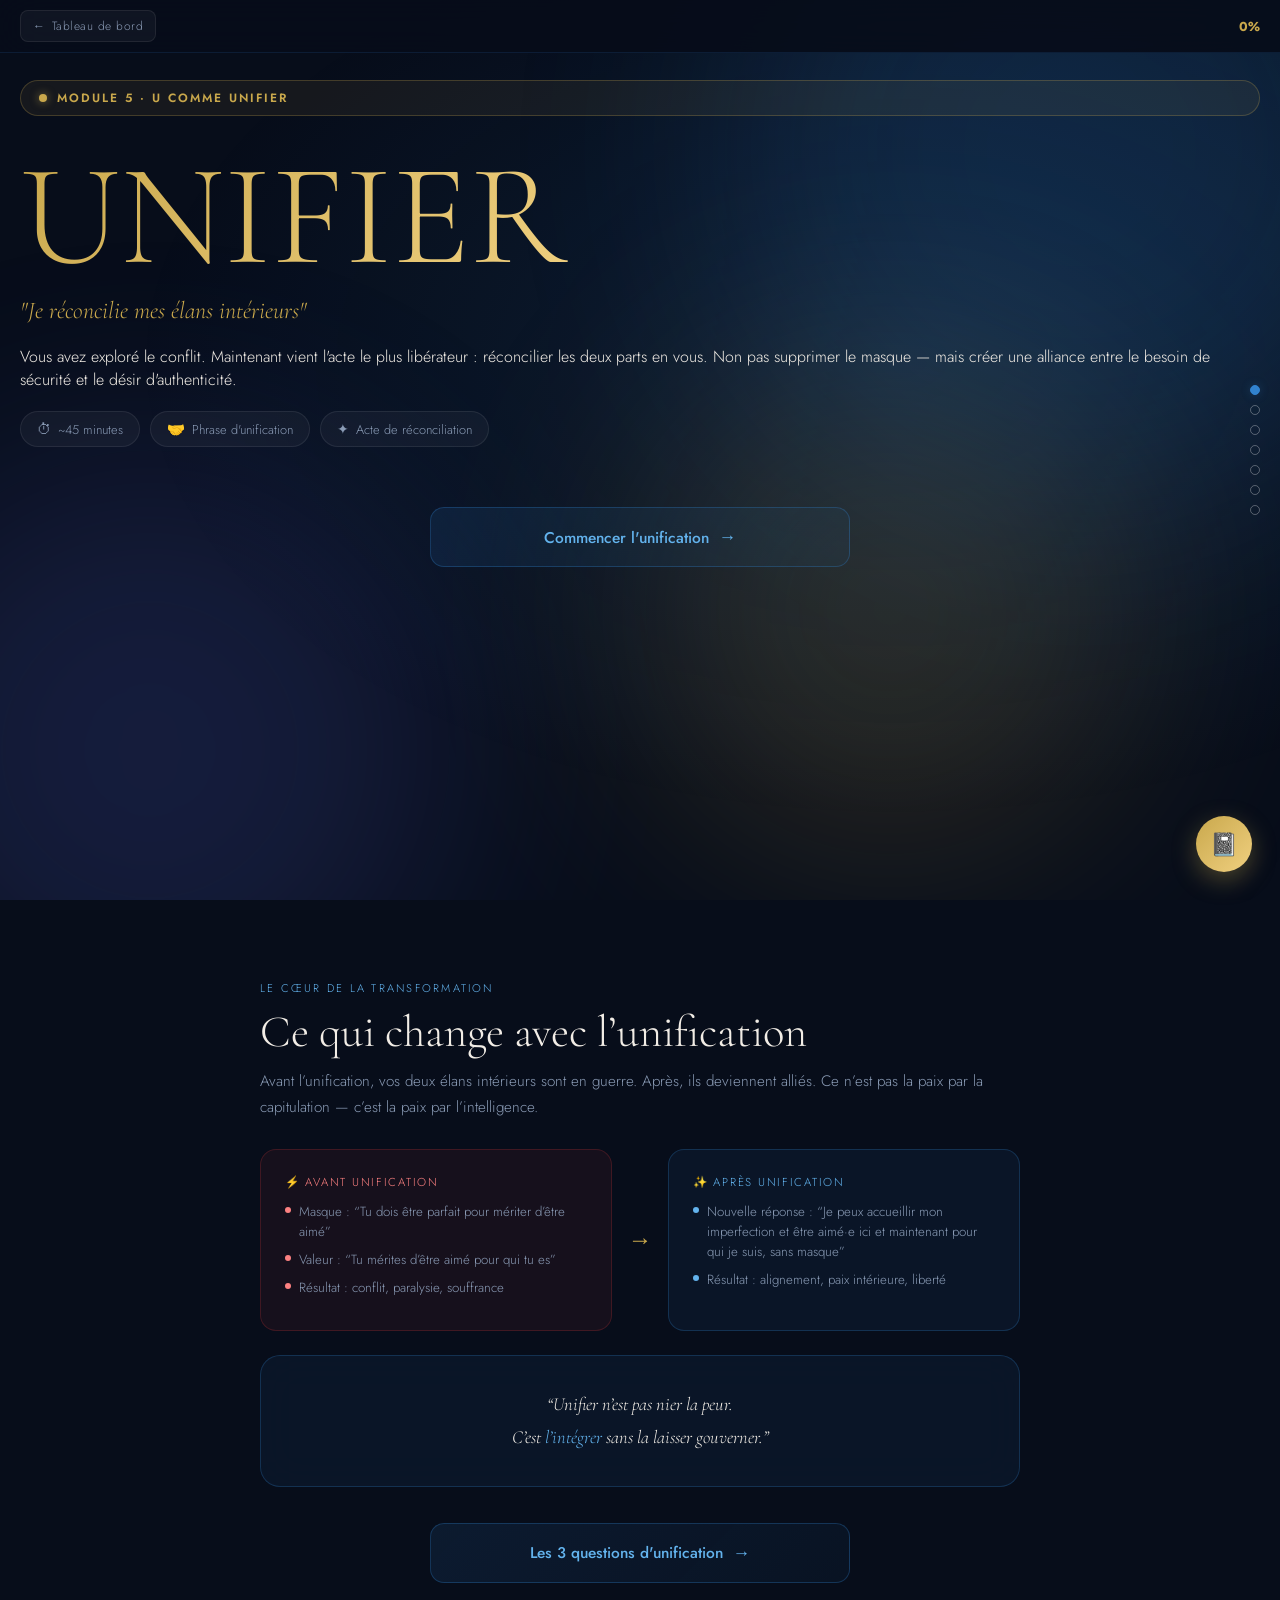
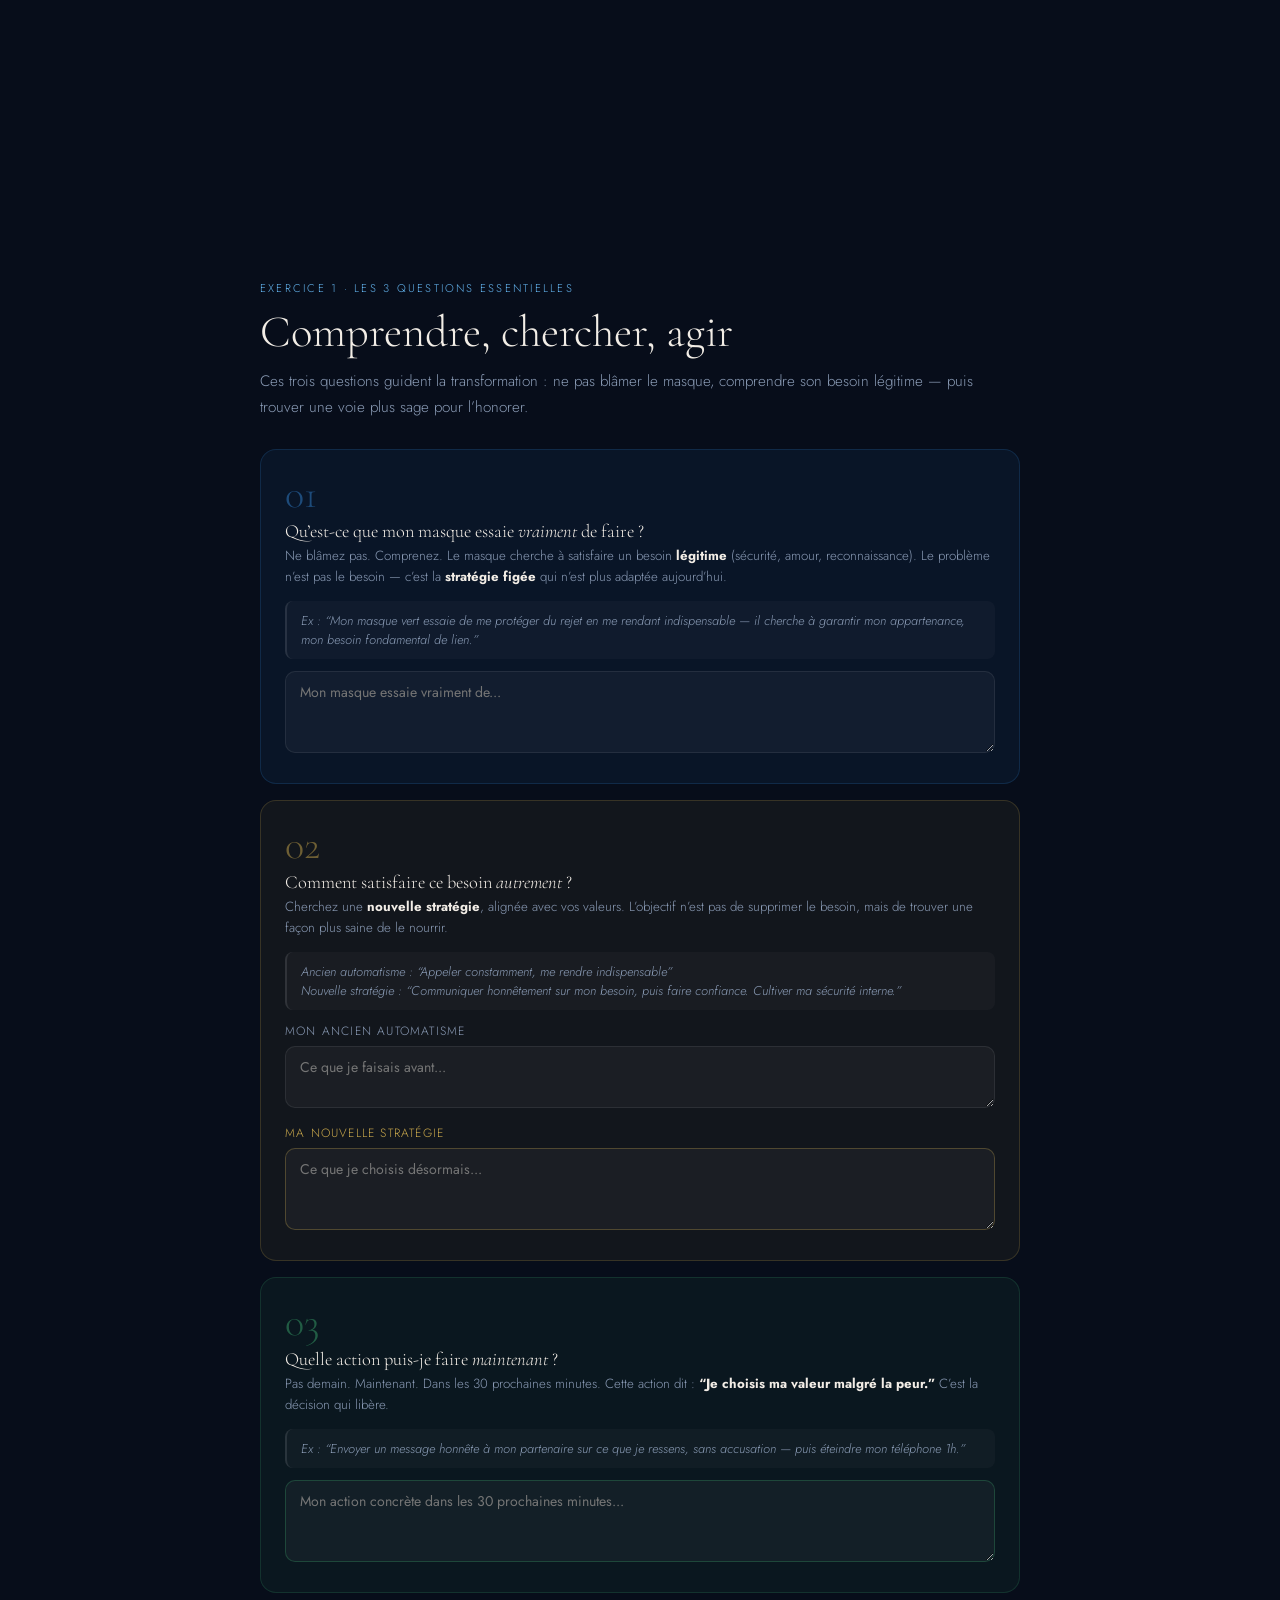
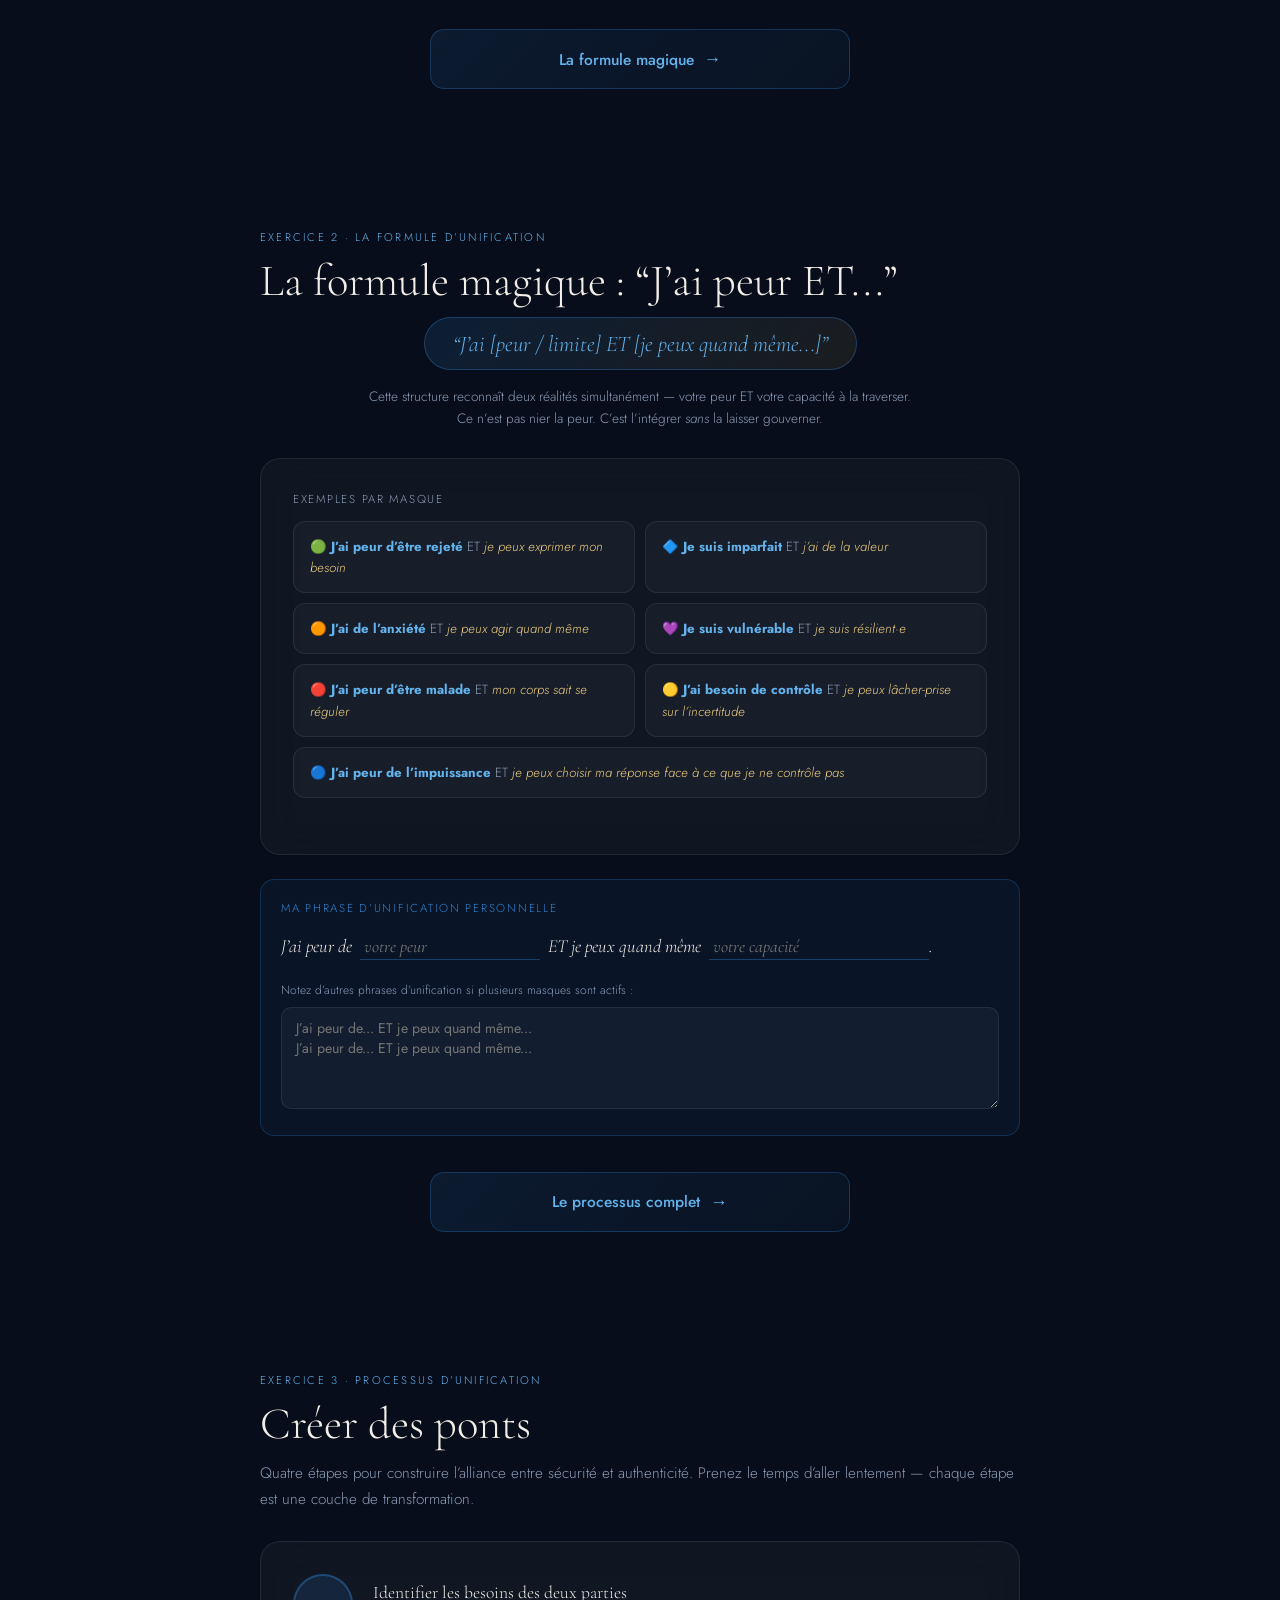
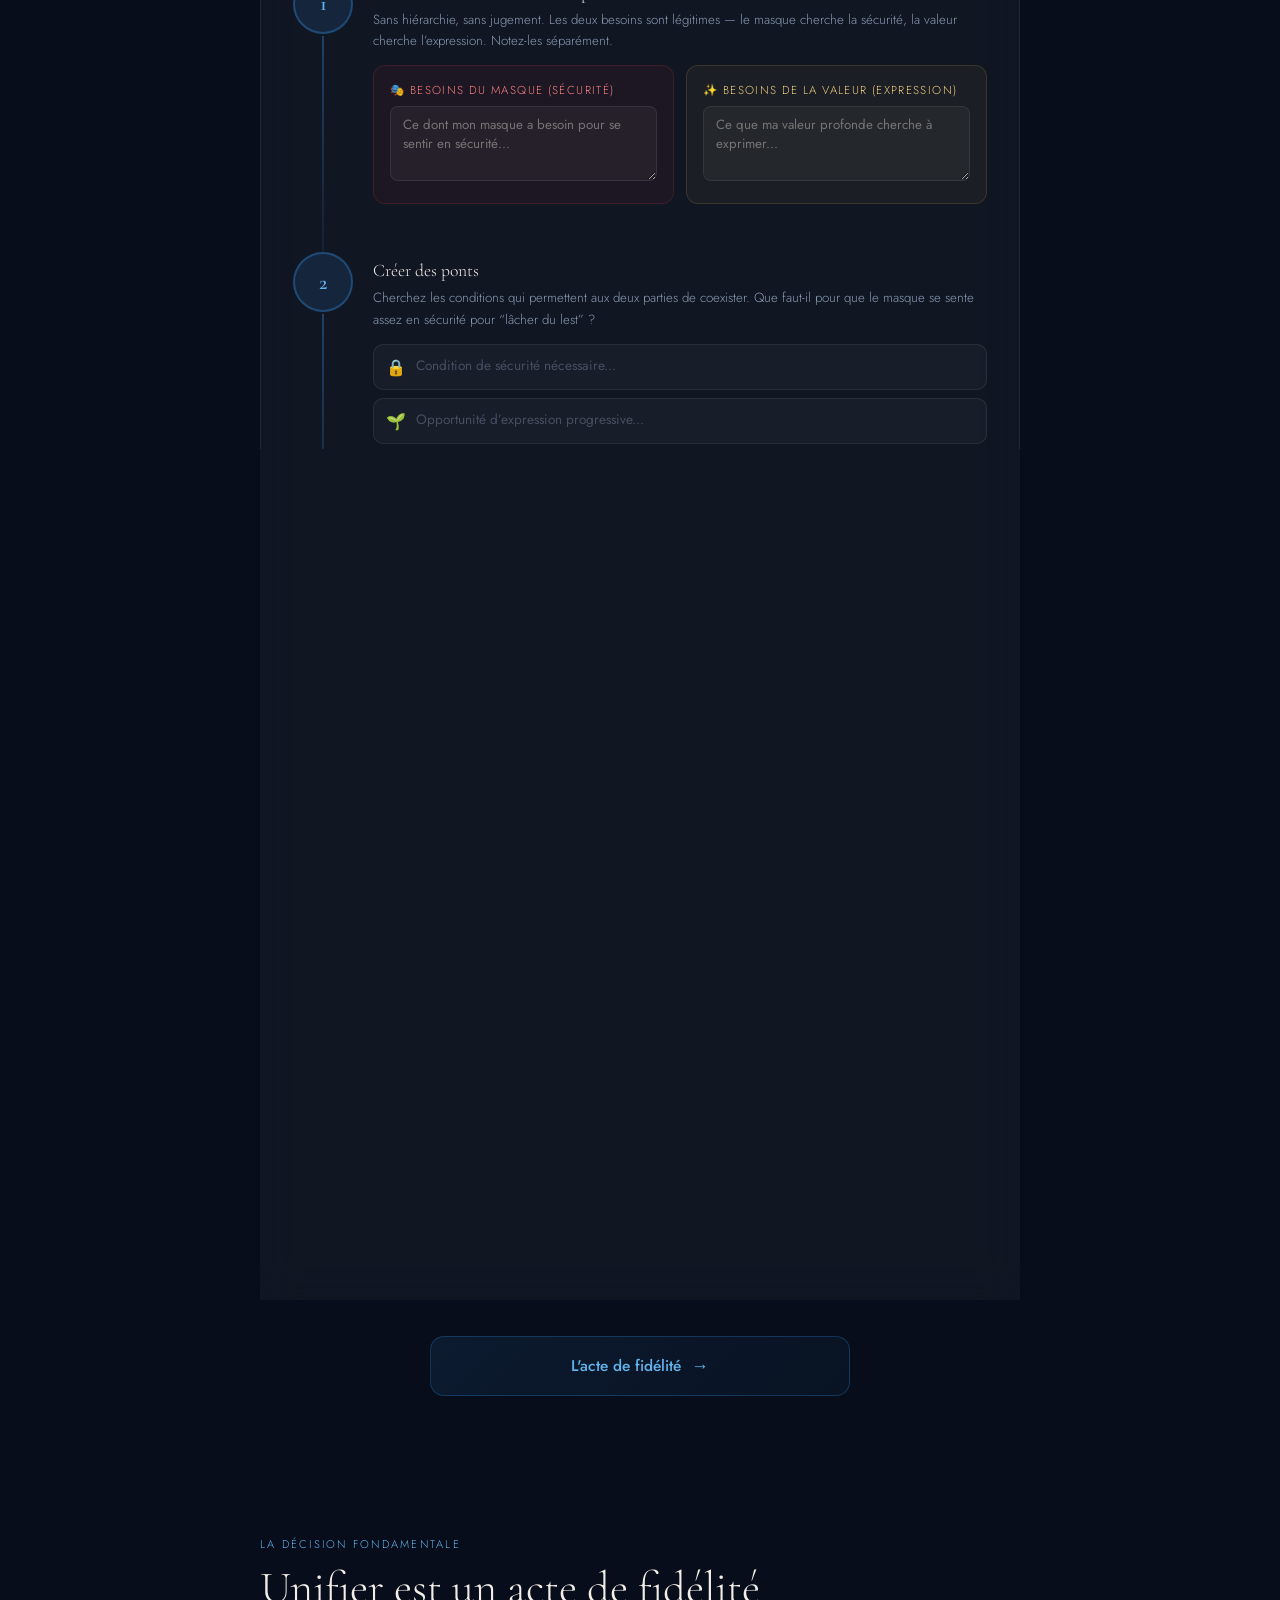
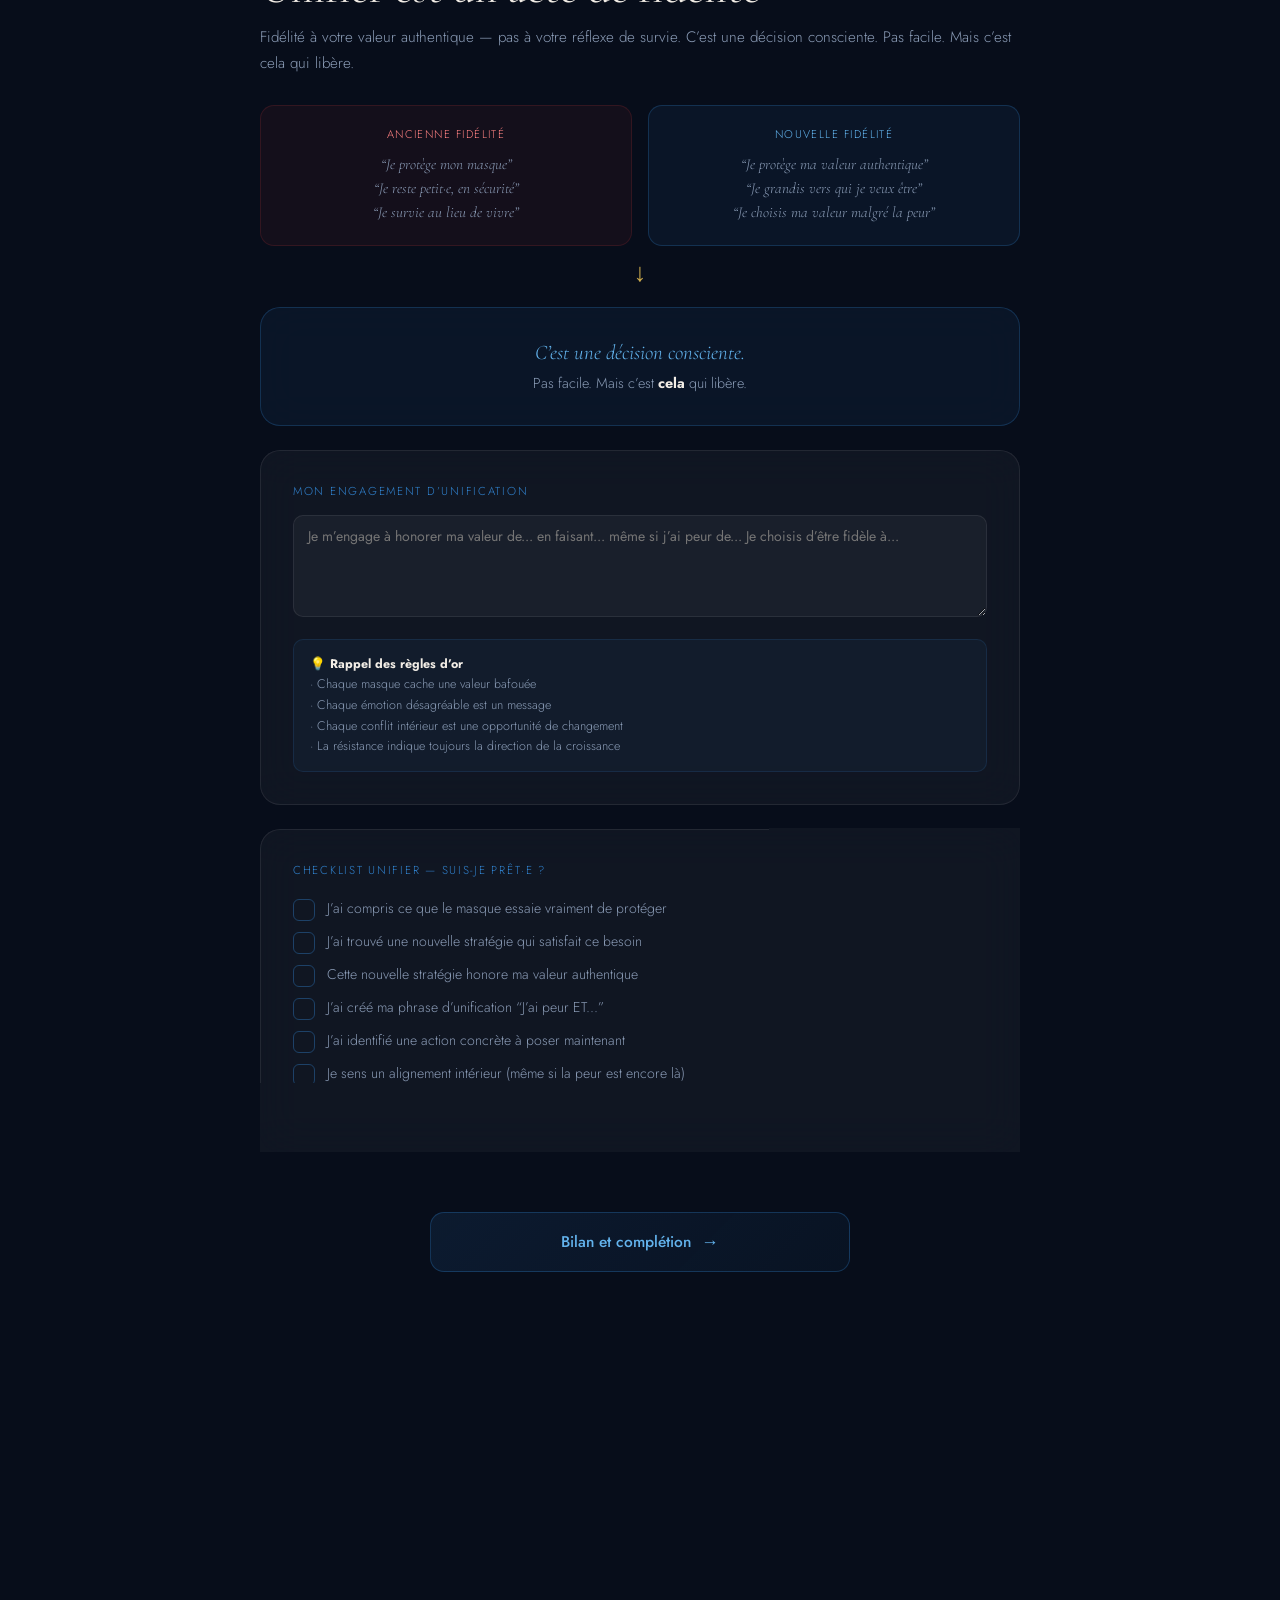
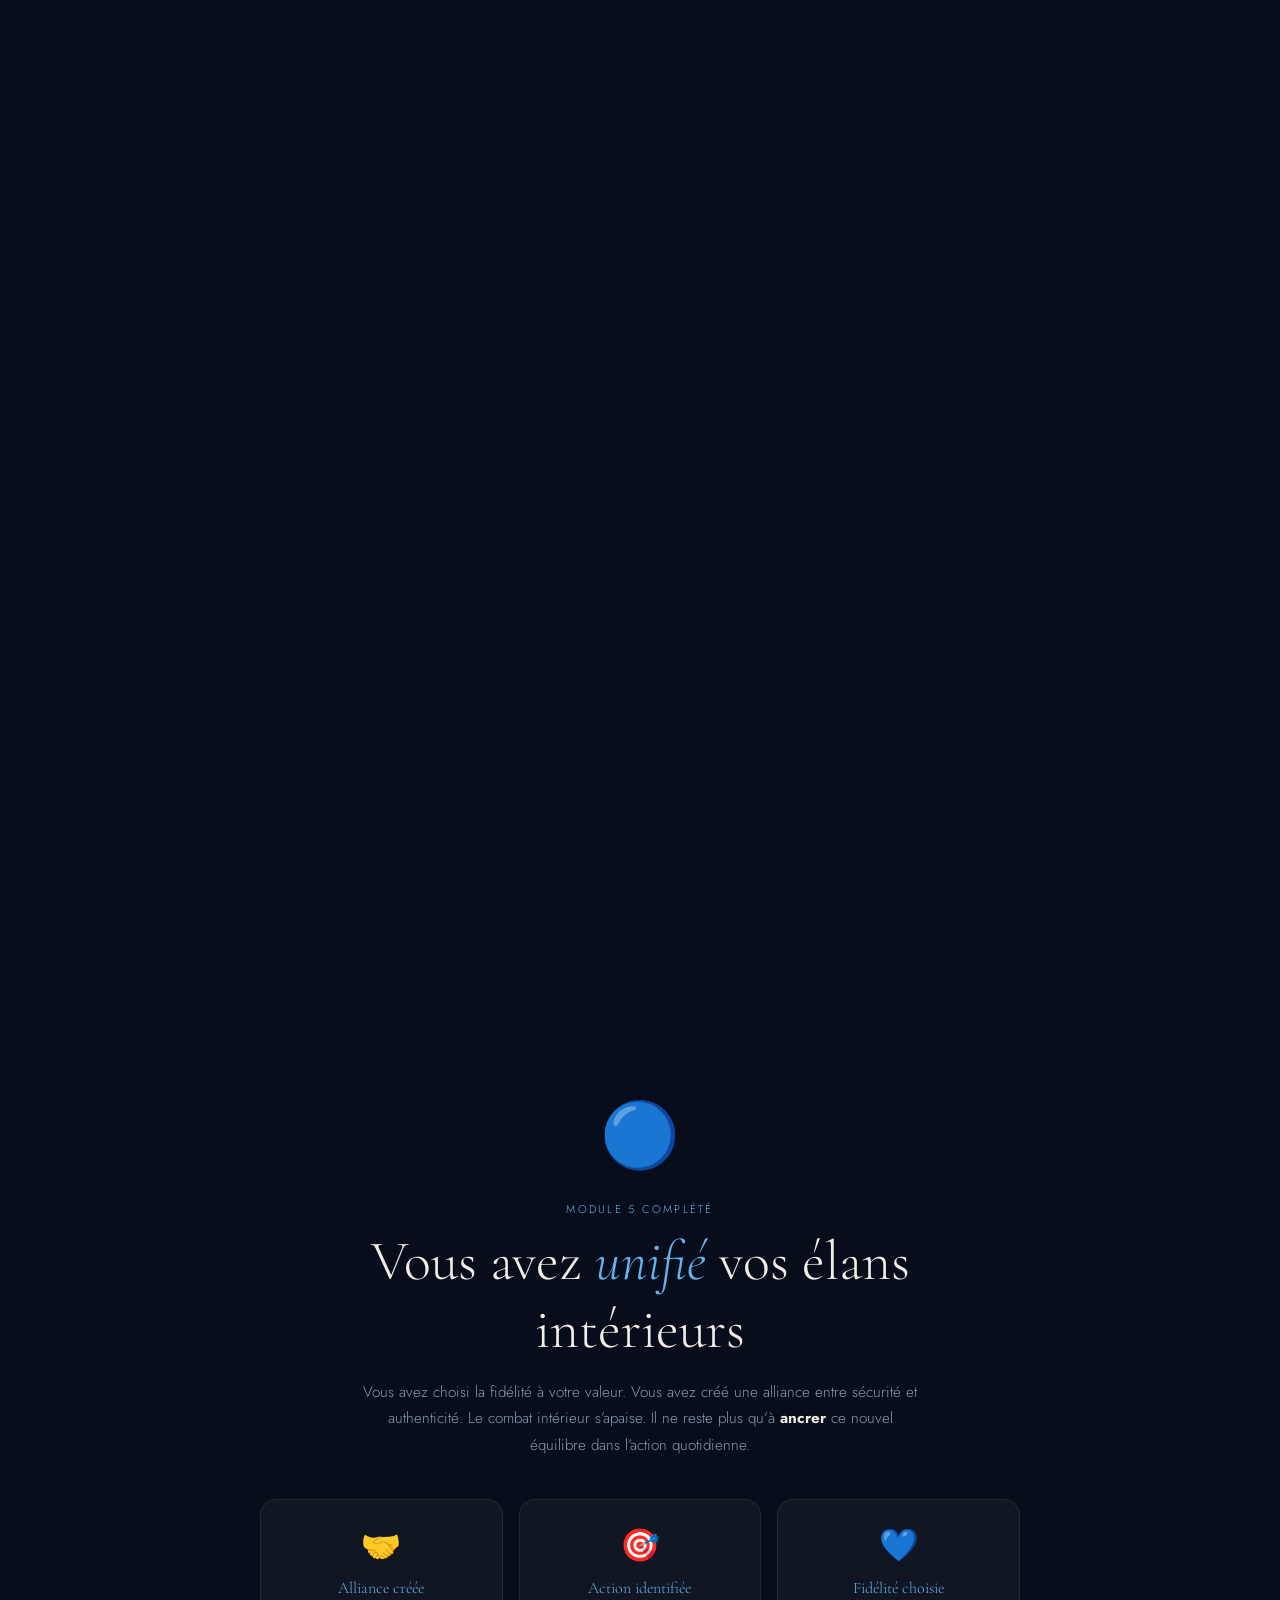
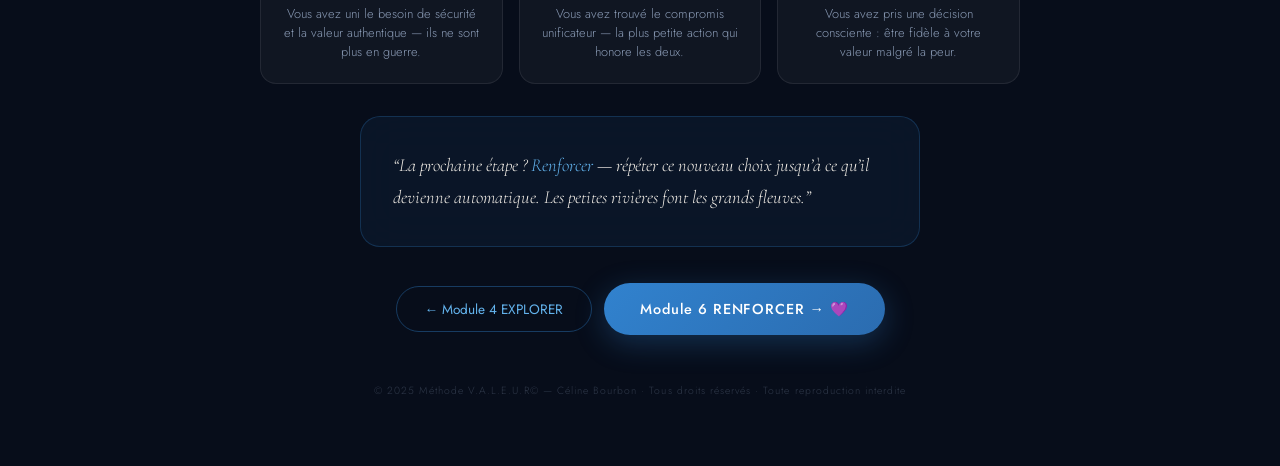
<file: module5.html>
<!DOCTYPE html>
<html lang="fr">
<head>
<meta charset="UTF-8"/>
<meta name="viewport" content="width=device-width,initial-scale=1.0"/>
<title>Module 5 — Unifier · V.A.L.E.U.R©</title>
<link rel="preconnect" href="https://fonts.googleapis.com"/>
<link href="https://fonts.googleapis.com/css2?family=Cormorant+Garamond:ital,wght@0,300;0,400;0,600;1,300;1,400&family=Jost:wght@300;400;500;600&display=swap" rel="stylesheet"/>
<style>
:root{
  --gold:#C9A84C;--gold-light:#F0D080;--gold-glow:rgba(201,168,76,.22);
  --navy:#070D1A;--navy2:#0D1526;--navy3:#131F35;--navy4:#1A2845;
  --glass:rgba(255,255,255,.04);--gb:rgba(255,255,255,.08);
  --text:#F2EDE6;--muted:#8A9BB5;--text2:#C8D6E8;
  --blue:#3182CE;--blue-light:#63B3ED;--blue-glow:rgba(49,130,206,.25);
  --red:#E53E3E;--orange:#ED8936;--yellow:#D69E2E;
  --green:#38A169;--indigo:#5A67D8;--violet:#805AD5;
}
*{margin:0;padding:0;box-sizing:border-box}
html{scroll-behavior:smooth}
body{
  background:var(--navy);color:var(--text);
  font-family:'Jost',sans-serif;font-weight:300;
  overflow-x:hidden;
  -webkit-user-select:none;-moz-user-select:none;user-select:none;
}

/* ── SCROLL LINE ── */
/* ── PROGRESS BAR ── */
#progress-bar{position:fixed;top:0;left:0;right:0;z-index:1000;background:rgba(7,13,26,.92);backdrop-filter:blur(20px);border-bottom:1px solid rgba(49,130,206,.15);padding:10px 20px;display:flex;align-items:center;gap:12px;}
.pb-back{display:flex;align-items:center;gap:6px;background:var(--glass);border:1px solid var(--gb);border-radius:8px;padding:6px 12px;color:var(--muted);font-size:12px;letter-spacing:.5px;text-decoration:none;transition:all .3s;white-space:nowrap;flex-shrink:0;}
.pb-back:hover{border-color:var(--blue-light);color:var(--blue-light);}
.pb-steps{display:flex;gap:6px;flex:1;align-items:center;}
.pb-step{flex:1;height:30px;border-radius:8px;background:rgba(255,255,255,.04);border:1px solid rgba(255,255,255,.06);display:flex;align-items:center;justify-content:center;transition:all .5s cubic-bezier(.34,1.56,.64,1);}
.pb-step.done{background:linear-gradient(135deg,var(--gold),var(--gold-light));border-color:var(--gold-light);cursor:pointer;}
.pb-step.active{background:rgba(49,130,206,.1);border-color:var(--blue-light);animation:pb-pulse 2.5s ease-in-out infinite;}
@keyframes pb-pulse{0%,100%{box-shadow:0 0 0 0 rgba(49,130,206,.3);}50%{box-shadow:0 0 0 4px rgba(49,130,206,0);}}
.pb-letter{font-size:11px;font-weight:700;letter-spacing:1.5px;color:var(--muted);}
.pb-step.done .pb-letter{color:#070D1A;}
.pb-step.active .pb-letter{color:var(--blue-light);}
.pb-pct{font-size:13px;font-weight:700;color:var(--gold);min-width:36px;text-align:right;}
@media(max-width:480px){.pb-letter{font-size:9px;}.pb-step{height:24px;}#progress-bar{padding:8px 12px;gap:8px;}.pb-back span{display:none;}}
/* ── AURORA ── */
.aurora{position:fixed;inset:0;pointer-events:none;z-index:0;overflow:hidden}
.orb{position:absolute;border-radius:50%;filter:blur(120px);opacity:.18;animation:drift 18s ease-in-out infinite}
.orb1{width:700px;height:700px;background:var(--blue);top:-200px;right:-150px;animation-delay:0s}
.orb2{width:600px;height:600px;background:var(--indigo);bottom:-150px;left:-150px;animation-delay:-6s}
.orb3{width:500px;height:500px;background:var(--gold);top:40%;left:50%;animation-delay:-12s}
@keyframes drift{0%,100%{transform:translate(0,0) scale(1)}33%{transform:translate(60px,-40px) scale(1.1)}66%{transform:translate(-40px,60px) scale(.9)}}

/* ── DOT NAV ── */
#dot-nav{position:fixed;right:20px;top:50%;transform:translateY(-50%);z-index:900;display:flex;flex-direction:column;gap:10px}
.dot{width:10px;height:10px;border-radius:50%;border:1.5px solid rgba(255,255,255,.3);background:transparent;cursor:pointer;transition:all .3s;position:relative}
.dot.active{background:var(--blue);border-color:var(--blue);box-shadow:0 0 10px var(--blue-glow)}
.dot:hover::after{content:attr(data-label);position:absolute;right:20px;top:50%;transform:translateY(-50%);background:rgba(13,21,38,.95);color:var(--text);font-size:.7rem;white-space:nowrap;padding:4px 10px;border-radius:6px;border:1px solid var(--gb);pointer-events:none}
@media(max-width:768px){#dot-nav{display:none}}

/* ── SECTIONS ── */
section{
  min-height:100vh;padding:80px 20px 60px;
  display:flex;flex-direction:column;position:relative;z-index:1;
  opacity:0;transform:translateY(30px);transition:opacity .7s ease,transform .7s ease;
}
section.visible{opacity:1;transform:translateY(0)}
.container{width:100%;max-width:760px;margin:0 auto}

/* ── GLASS ── */
.glass{background:var(--glass);backdrop-filter:blur(20px);border:1px solid var(--gb);border-radius:20px;padding:32px;transition:transform .3s,box-shadow .3s}
.glass:hover{transform:translateY(-3px);box-shadow:0 20px 60px rgba(0,0,0,.3)}
.glass-blue{background:rgba(49,130,206,.08);border-color:rgba(49,130,206,.25)}
.glass-gold{background:rgba(201,168,76,.08);border-color:rgba(201,168,76,.3)}

/* ── HERO ── */
#s0{background:radial-gradient(ellipse at 70% 40%,rgba(49,130,206,.14) 0%,transparent 60%)}
.module-badge{display:inline-flex;align-items:center;gap:8px;background:rgba(49,130,206,.12);border:1px solid rgba(49,130,206,.35);border-radius:30px;padding:8px 20px;margin-bottom:28px;font-size:.75rem;letter-spacing:.18em;text-transform:uppercase;color:var(--blue-light)}
.hero-title{font-family:'Cormorant Garamond',serif;font-size:clamp(3rem,9vw,6rem);font-weight:300;line-height:1;color:var(--text);margin-bottom:12px}
.hero-title span{color:var(--blue-light);font-style:italic}
.hero-sub{font-size:1.05rem;color:var(--muted);max-width:560px;line-height:1.7;margin-bottom:32px}
.hero-quote{font-family:'Cormorant Garamond',serif;font-style:italic;font-size:1.2rem;color:var(--blue-light);border-left:3px solid var(--blue);padding:16px 24px;background:rgba(49,130,206,.07);border-radius:0 12px 12px 0;max-width:560px;margin-bottom:36px;line-height:1.6}
.stats-row{display:flex;gap:20px;flex-wrap:wrap}
.stat{text-align:center;background:var(--glass);border:1px solid var(--gb);border-radius:14px;padding:16px 24px}
.stat-n{font-family:'Cormorant Garamond',serif;font-size:1.8rem;color:var(--blue-light)}
.stat-l{font-size:.72rem;color:var(--muted);letter-spacing:.1em;text-transform:uppercase;margin-top:2px}

/* ── SECTION TITLES ── */
.s-label{font-size:.7rem;letter-spacing:.2em;text-transform:uppercase;color:var(--blue-light);margin-bottom:10px}
.s-title{font-family:'Cormorant Garamond',serif;font-size:clamp(1.8rem,4vw,2.8rem);font-weight:300;color:var(--text);margin-bottom:8px;line-height:1.2}
.section-intro{color:var(--muted);line-height:1.75;margin-bottom:28px;font-size:.95rem}

/* ── AVANT / APRES ── */
.avant-apres{display:grid;grid-template-columns:1fr auto 1fr;gap:0;align-items:stretch;margin-bottom:24px}
@media(max-width:600px){.avant-apres{grid-template-columns:1fr;gap:12px}}
.av-card{border-radius:16px;padding:24px}
.av-avant{background:rgba(229,62,62,.07);border:1px solid rgba(229,62,62,.2)}
.av-apres{background:rgba(49,130,206,.08);border:1px solid rgba(49,130,206,.25)}
.av-title{font-size:.72rem;letter-spacing:.15em;text-transform:uppercase;margin-bottom:12px}
.av-title.rouge{color:#FC8181}
.av-title.bleue{color:var(--blue-light)}
.av-line{display:flex;align-items:flex-start;gap:8px;margin-bottom:8px}
.av-dot{width:6px;height:6px;border-radius:50%;flex-shrink:0;margin-top:5px}
.av-dot.r{background:#FC8181}
.av-dot.b{background:var(--blue-light)}
.av-text{font-size:.83rem;color:var(--muted);line-height:1.5}
.arrow-col{display:flex;align-items:center;justify-content:center;padding:0 16px;font-size:1.5rem;color:var(--gold)}
@media(max-width:600px){.arrow-col{transform:rotate(90deg);padding:4px 0}}

/* ── 3 QUESTIONS ── */
.q-card{border-radius:16px;padding:24px;margin-bottom:16px}
.q-card-1{background:rgba(49,130,206,.07);border:1px solid rgba(49,130,206,.2)}
.q-card-2{background:rgba(201,168,76,.06);border:1px solid rgba(201,168,76,.2)}
.q-card-3{background:rgba(56,161,105,.07);border:1px solid rgba(56,161,105,.2)}
.q-num{font-family:'Cormorant Garamond',serif;font-size:2.5rem;font-weight:300;line-height:1;margin-bottom:6px}
.q-num.blue{color:rgba(49,130,206,.5)}
.q-num.gold{color:rgba(201,168,76,.5)}
.q-num.green{color:rgba(56,161,105,.5)}
.q-title{font-family:'Cormorant Garamond',serif;font-size:1.15rem;color:var(--text);margin-bottom:4px}
.q-sub{font-size:.83rem;color:var(--muted);margin-bottom:14px;line-height:1.55}
.q-example{font-size:.8rem;color:var(--muted);font-style:italic;margin-bottom:12px;padding:10px 14px;background:rgba(255,255,255,.03);border-radius:8px;border-left:2px solid rgba(255,255,255,.1)}
.q-input{width:100%;background:rgba(255,255,255,.04);border:1px solid var(--gb);border-radius:10px;padding:10px 14px;color:var(--text);font-family:'Jost',sans-serif;font-size:.88rem;resize:vertical;min-height:60px;outline:none;transition:border .3s}
.q-input:focus{border-color:rgba(49,130,206,.5);background:rgba(49,130,206,.05)}

/* ── FORMULE J'AI PEUR ET ── */
.formule-header{text-align:center;margin-bottom:28px}
.formule-badge{
  display:inline-block;padding:12px 28px;
  background:linear-gradient(135deg,rgba(49,130,206,.15),rgba(201,168,76,.1));
  border:1px solid rgba(49,130,206,.35);border-radius:50px;
  font-family:'Cormorant Garamond',serif;font-size:1.4rem;font-style:italic;
  color:var(--blue-light);margin-bottom:16px;
}
.formule-sub{font-size:.85rem;color:var(--muted);line-height:1.6}
.formule-ex-grid{display:grid;grid-template-columns:1fr 1fr;gap:10px;margin-bottom:24px}
@media(max-width:600px){.formule-ex-grid{grid-template-columns:1fr}}
.formule-ex{background:rgba(255,255,255,.03);border:1px solid var(--gb);border-radius:12px;padding:14px 16px;font-size:.83rem;color:var(--muted);line-height:1.6}
.formule-ex strong{color:var(--blue-light)}
.formule-ex em{color:var(--gold-light)}
.ma-formule{background:rgba(49,130,206,.07);border:1px solid rgba(49,130,206,.25);border-radius:14px;padding:20px}
.mf-label{font-size:.72rem;letter-spacing:.15em;text-transform:uppercase;color:var(--blue);margin-bottom:12px}
.mf-template{font-family:'Cormorant Garamond',serif;font-size:1.15rem;line-height:2;color:var(--text);font-style:italic}
.mf-input{background:transparent;border:none;border-bottom:1.5px solid rgba(49,130,206,.4);color:var(--blue-light);font-family:'Cormorant Garamond',serif;font-size:1.1rem;font-style:italic;outline:none;padding:2px 4px;min-width:140px;transition:border .3s}
.mf-input:focus{border-color:var(--blue-light)}

/* ── PROCESSUS 4 ÉTAPES ── */
.process-steps{display:flex;flex-direction:column;gap:0}
.proc-row{display:grid;grid-template-columns:60px 1fr;gap:0;align-items:start;position:relative}
.proc-row:not(:last-child)::before{content:'';position:absolute;left:29px;top:62px;bottom:0;width:2px;background:linear-gradient(to bottom,rgba(49,130,206,.4),rgba(49,130,206,.1))}
.proc-bubble{width:60px;height:60px;border-radius:50%;background:rgba(49,130,206,.15);border:2px solid rgba(49,130,206,.4);display:flex;align-items:center;justify-content:center;font-family:'Cormorant Garamond',serif;font-size:1.3rem;font-weight:600;color:var(--blue-light);position:relative;z-index:1}
.proc-content{padding:8px 0 36px 20px}
.proc-title{font-family:'Cormorant Garamond',serif;font-size:1.1rem;color:var(--text);margin-bottom:6px}
.proc-desc{font-size:.83rem;color:var(--muted);margin-bottom:14px;line-height:1.6}

/* ── BESOINS SPLIT ── */
.besoins-split{display:grid;grid-template-columns:1fr 1fr;gap:12px;margin-bottom:12px}
@media(max-width:540px){.besoins-split{grid-template-columns:1fr}}
.besoin-card{border-radius:12px;padding:16px}
.bc-masque{background:rgba(229,62,62,.06);border:1px solid rgba(229,62,62,.15)}
.bc-valeur{background:rgba(201,168,76,.06);border:1px solid rgba(201,168,76,.18)}
.bc-title{font-size:.72rem;letter-spacing:.12em;text-transform:uppercase;margin-bottom:8px}
.bc-title.r{color:#FC8181}
.bc-title.g{color:var(--gold-light)}
.bc-input{width:100%;background:rgba(255,255,255,.04);border:1px solid var(--gb);border-radius:8px;padding:8px 12px;color:var(--text);font-family:'Jost',sans-serif;font-size:.83rem;outline:none;transition:border .3s}
.bc-input:focus{border-color:rgba(49,130,206,.4);background:rgba(49,130,206,.04)}

/* ── PONTS ── */
.pont-items{display:flex;flex-direction:column;gap:8px;margin-bottom:12px}
.pont-item{display:flex;align-items:flex-start;gap:10px;padding:10px 12px;background:rgba(255,255,255,.03);border:1px solid var(--gb);border-radius:10px}
.pont-icon{font-size:1rem;flex-shrink:0;margin-top:1px}
.pont-input{background:transparent;border:none;flex:1;color:var(--text);font-family:'Jost',sans-serif;font-size:.85rem;outline:none}
.pont-input::placeholder{color:rgba(138,155,181,.4)}

/* ── ECHELLE ── */
.echelle-wrap{margin:16px 0}
.echelle-label{font-size:.78rem;color:var(--muted);margin-bottom:8px}
.echelle-row{display:flex;align-items:center;gap:12px}
.echelle-track{flex:1;height:6px;background:rgba(255,255,255,.08);border-radius:3px;position:relative;cursor:pointer}
.echelle-fill{height:100%;border-radius:3px;transition:width .3s;background:linear-gradient(90deg,var(--blue),var(--blue-light))}
.echelle-thumb{width:18px;height:18px;border-radius:50%;background:var(--blue-light);border:2px solid #fff;position:absolute;top:50%;transform:translateY(-50%);cursor:grab;box-shadow:0 2px 8px rgba(49,130,206,.4)}
.echelle-val{font-family:'Cormorant Garamond',serif;font-size:1.4rem;color:var(--blue-light);min-width:36px;text-align:right}
.echelle-ticks{display:flex;justify-content:space-between;padding:0 0;margin-top:4px}
.echelle-tick{font-size:.65rem;color:rgba(138,155,181,.4)}

/* ── COMPROMIS ── */
.compromis-box{background:linear-gradient(135deg,rgba(49,130,206,.1),rgba(201,168,76,.07));border:1px solid rgba(49,130,206,.25);border-radius:14px;padding:20px;margin-top:12px}
.cb-head{display:flex;align-items:center;gap:10px;margin-bottom:12px}
.cb-icon{font-size:1.4rem}
.cb-title{font-family:'Cormorant Garamond',serif;font-size:1.05rem;color:var(--blue-light)}
.cb-sub{font-size:.8rem;color:var(--muted);margin-bottom:12px;font-style:italic}

/* ── ACTE DE FIDELITE ── */
.fidelite-split{display:grid;grid-template-columns:1fr 1fr;gap:16px;margin-bottom:24px}
@media(max-width:540px){.fidelite-split{grid-template-columns:1fr}}
.fid-card{border-radius:14px;padding:20px;text-align:center}
.fid-ancienne{background:rgba(229,62,62,.06);border:1px solid rgba(229,62,62,.15)}
.fid-nouvelle{background:rgba(49,130,206,.08);border:1px solid rgba(49,130,206,.25)}
.fid-label{font-size:.7rem;letter-spacing:.13em;text-transform:uppercase;margin-bottom:10px}
.fid-label.r{color:#FC8181}
.fid-label.b{color:var(--blue-light)}
.fid-text{font-family:'Cormorant Garamond',serif;font-size:.95rem;font-style:italic;line-height:1.6;color:var(--muted)}
.arrow-down{text-align:center;font-size:1.8rem;color:var(--gold);margin:4px 0;grid-column:1/-1}

/* ── CHECKLIST ── */
.checklist{display:flex;flex-direction:column;gap:10px;margin-top:20px}
.check-item{display:flex;align-items:flex-start;gap:12px;cursor:pointer}
.check-box{width:22px;height:22px;border-radius:6px;flex-shrink:0;border:1.5px solid rgba(49,130,206,.4);background:transparent;display:flex;align-items:center;justify-content:center;transition:all .25s;margin-top:1px}
.check-item.checked .check-box{background:var(--blue);border-color:var(--blue)}
.check-item.checked .check-box::after{content:'✓';color:#fff;font-size:.75rem;font-weight:700}
.check-text{font-size:.88rem;color:var(--muted);line-height:1.5;transition:color .25s}
.check-item.checked .check-text{color:var(--text);text-decoration:line-through;opacity:.6}

/* ── BTNS ── */
.btn-primary{display:inline-flex;align-items:center;gap:10px;background:linear-gradient(135deg,var(--blue),#2B6CB0);border:none;border-radius:50px;padding:16px 36px;color:#fff;font-family:'Jost',sans-serif;font-size:.9rem;font-weight:500;cursor:pointer;transition:all .3s;letter-spacing:.06em;box-shadow:0 8px 30px rgba(49,130,206,.3)}
.btn-primary:hover{transform:translateY(-2px);box-shadow:0 14px 40px rgba(49,130,206,.45)}
.btn-secondary{display:inline-flex;align-items:center;gap:8px;background:transparent;border:1px solid rgba(49,130,206,.4);border-radius:50px;padding:12px 28px;color:var(--blue-light);font-family:'Jost',sans-serif;font-size:.85rem;cursor:pointer;transition:all .3s}
.btn-secondary:hover{background:rgba(49,130,206,.1);border-color:var(--blue)}

/* ── JOURNAL FAB ── */
#journal-fab{position:fixed;bottom:28px;right:28px;z-index:800;width:56px;height:56px;border-radius:50%;background:linear-gradient(135deg,var(--gold),var(--gold-light));border:none;cursor:pointer;display:flex;align-items:center;justify-content:center;font-size:1.4rem;box-shadow:0 8px 25px rgba(201,168,76,.35);transition:all .3s}
#journal-fab:hover{transform:scale(1.08);box-shadow:0 12px 35px rgba(201,168,76,.5)}
#journal-panel{position:fixed;bottom:100px;right:28px;z-index:800;width:min(420px,calc(100vw - 40px));background:rgba(13,21,38,.97);backdrop-filter:blur(30px);border:1px solid rgba(201,168,76,.25);border-radius:20px;padding:24px;display:none;flex-direction:column;gap:16px;box-shadow:0 20px 60px rgba(0,0,0,.5)}
#journal-panel.open{display:flex}
.jp-title{font-family:'Cormorant Garamond',serif;font-size:1.1rem;color:var(--gold-light)}
.jp-date{font-size:.72rem;color:var(--muted)}
#journal-text{background:rgba(255,255,255,.04);border:1px solid var(--gb);border-radius:12px;padding:12px;color:var(--text);font-family:'Jost',sans-serif;font-size:.85rem;resize:none;height:120px;outline:none}
.jp-footer{display:flex;gap:8px;justify-content:flex-end}

/* ── TOAST ── */
#toast{position:fixed;bottom:100px;left:50%;transform:translateX(-50%) translateY(20px);background:rgba(49,130,206,.15);border:1px solid rgba(49,130,206,.4);backdrop-filter:blur(20px);border-radius:30px;padding:12px 24px;font-size:.85rem;color:var(--blue-light);opacity:0;transition:all .4s;z-index:2000;pointer-events:none;white-space:nowrap}
#toast.show{opacity:1;transform:translateX(-50%) translateY(0)}

/* ── CONFETTI ── */
#confetti-canvas{position:fixed;inset:0;pointer-events:none;z-index:9999;display:none}

/* ── FINAL ── */
.final-grid{display:grid;grid-template-columns:repeat(3,1fr);gap:16px;margin-bottom:32px}
@media(max-width:600px){.final-grid{grid-template-columns:1fr}}
.final-card{background:var(--glass);border:1px solid var(--gb);border-radius:16px;padding:22px;text-align:center}
.fc-icon{font-size:2rem;margin-bottom:10px}
.fc-title{font-family:'Cormorant Garamond',serif;font-size:1rem;color:var(--blue-light);margin-bottom:6px}
.fc-text{font-size:.8rem;color:var(--muted);line-height:1.5}
.nav-arrows{display:flex;gap:12px;align-items:center;flex-wrap:wrap;justify-content:center}
.copyright-footer{text-align:center;padding:8px;font-size:.65rem;color:rgba(138,155,181,.3);letter-spacing:.1em}

@media(max-width:600px){.glass{padding:20px}section{padding:70px 16px 50px}}

/* ── BTN NEXT ── */
.btn-next{display:flex;align-items:center;justify-content:center;gap:10px;margin:36px auto 0;width:100%;max-width:420px;background:linear-gradient(135deg,rgba(49,130,206,.12),rgba(49,130,206,.05));border:1px solid rgba(49,130,206,.3);border-radius:14px;padding:16px 28px;font-family:'Jost',sans-serif;font-size:.97rem;font-weight:500;color:var(--blue-light);cursor:pointer;transition:all .4s cubic-bezier(.34,1.2,.64,1);}
.btn-next:hover{background:rgba(49,130,206,.18);transform:translateY(-2px) scale(1.02);box-shadow:0 8px 24px rgba(49,130,206,.2);}
.btn-next .bn-arrow{transition:transform .3s;font-size:1.1rem;}
.btn-next:hover .bn-arrow{transform:translateX(4px);}
/* ── JOURNAL MODULE ── */
.journal-module{margin:40px 0 0;border-radius:22px;overflow:hidden;border:1px solid rgba(49,130,206,.2);background:rgba(255,255,255,.02);}
.jm-header{background:linear-gradient(135deg,rgba(49,130,206,.08),rgba(49,130,206,.03));border-bottom:1px solid rgba(49,130,206,.12);padding:22px 28px;display:flex;align-items:center;gap:14px;}
.jm-header-icon{font-size:1.5rem;}
.jm-header-text h3{font-family:'Cormorant Garamond',serif;font-size:1.25rem;font-weight:400;color:var(--text);margin-bottom:3px;}
.jm-header-text p{font-size:.8rem;color:var(--muted);letter-spacing:.5px;}
.jm-memo{border-bottom:1px solid rgba(255,255,255,.05);}
.jm-memo-toggle{width:100%;background:none;border:none;padding:18px 28px;display:flex;align-items:center;justify-content:space-between;cursor:pointer;font-family:'Jost',sans-serif;font-size:.85rem;font-weight:600;color:var(--text2);letter-spacing:.5px;text-align:left;}
.jm-memo-toggle span{display:flex;align-items:center;gap:10px;}
.jm-memo-chevron{font-size:.75rem;color:var(--muted);transition:transform .3s;}
.jm-memo.open .jm-memo-chevron{transform:rotate(180deg);}
.jm-memo-body{display:none;padding:0 28px 22px;}
.jm-memo.open .jm-memo-body{display:block;}
.jm-memo-item{display:flex;gap:12px;align-items:flex-start;padding:10px 0;border-bottom:1px solid rgba(255,255,255,.04);}
.jm-memo-item:last-child{border-bottom:none;}
.jm-memo-num{width:26px;height:26px;border-radius:50%;background:rgba(49,130,206,.1);border:1px solid rgba(49,130,206,.2);display:flex;align-items:center;justify-content:center;font-size:.72rem;font-weight:700;color:var(--blue-light);flex-shrink:0;}
.jm-memo-text{font-size:.88rem;color:var(--text2);line-height:1.65;}
.jm-memo-text strong{color:var(--text);}
.jm-questions{padding:24px 28px;border-bottom:1px solid rgba(255,255,255,.05);}
.jm-q-label{font-size:.72rem;letter-spacing:2.5px;text-transform:uppercase;color:var(--blue-light);margin-bottom:18px;font-weight:600;}
.jm-q-item{margin-bottom:18px;}
.jm-q-item:last-child{margin-bottom:0;}
.jm-q-text{font-size:.88rem;color:var(--text2);line-height:1.6;margin-bottom:8px;font-style:italic;}
.jm-q-textarea{width:100%;min-height:72px;background:rgba(255,255,255,.03);border:1px solid rgba(255,255,255,.08);border-radius:10px;padding:12px 14px;font-family:'Jost',sans-serif;font-size:.88rem;color:var(--text);resize:none;outline:none;transition:border-color .3s;line-height:1.6;}
.jm-q-textarea:focus{border-color:rgba(49,130,206,.3);}
.jm-q-textarea::placeholder{color:rgba(255,255,255,.18);}
.jm-libre{padding:24px 28px;border-bottom:1px solid rgba(255,255,255,.05);}
.jm-libre-label{font-size:.72rem;letter-spacing:2.5px;text-transform:uppercase;color:var(--muted);margin-bottom:12px;font-weight:600;}
.jm-libre-textarea{width:100%;min-height:100px;background:rgba(255,255,255,.03);border:1px solid rgba(255,255,255,.08);border-radius:10px;padding:12px 14px;font-family:'Jost',sans-serif;font-size:.88rem;color:var(--text);resize:none;outline:none;transition:border-color .3s;line-height:1.65;}
.jm-libre-textarea:focus{border-color:rgba(201,168,76,.25);}
.jm-libre-textarea::placeholder{color:rgba(255,255,255,.15);}
.jm-actions{padding:20px 28px;display:flex;align-items:center;gap:12px;}
.jm-save-btn{flex:1;background:linear-gradient(135deg,rgba(49,130,206,.15),rgba(49,130,206,.06));border:1px solid rgba(49,130,206,.3);border-radius:12px;padding:14px 20px;font-family:'Jost',sans-serif;font-size:.9rem;font-weight:600;color:var(--blue-light);cursor:pointer;transition:all .3s;}
.jm-save-btn:hover{background:rgba(49,130,206,.22);}
.jm-saved{display:none;padding:12px 28px 18px;font-size:.85rem;color:#4aab7a;background:rgba(74,171,122,.06);border-top:1px solid rgba(74,171,122,.15);}
.jm-saved.show{display:flex;align-items:center;gap:8px;}

/* ── HERO UNIFIED ── */
.module-hero-badge{display:inline-flex;align-items:center;gap:10px;margin-bottom:28px;padding:8px 18px;border-radius:100px;background:rgba(201,168,76,.08);border:1px solid rgba(201,168,76,.25);}
.mhb-dot{width:8px;height:8px;border-radius:50%;background:var(--gold, #C9A84C);box-shadow:0 0 8px rgba(201,168,76,.6);animation:glow-pulse 2s ease-in-out infinite;}
@keyframes glow-pulse{0%,100%{opacity:1;box-shadow:0 0 8px rgba(201,168,76,.6);}50%{opacity:.6;box-shadow:0 0 14px rgba(201,168,76,.9);}}
.mhb-text{font-size:.75rem;letter-spacing:2px;text-transform:uppercase;color:var(--gold,#C9A84C);font-weight:600;}
.hero-big-letter{font-family:'Cormorant Garamond',serif;font-size:clamp(3.5rem,14vw,9rem);font-weight:300;color:transparent;background:linear-gradient(135deg,#C9A84C 0%,#F0D080 50%,#D4AF37 100%);-webkit-background-clip:text;-webkit-text-fill-color:transparent;background-clip:text;line-height:1;display:block;margin-bottom:8px;}
.hero-subtitle{font-family:'Cormorant Garamond',serif;font-size:clamp(1.1rem,3vw,1.5rem);font-weight:300;font-style:italic;color:var(--gold,#C9A84C);margin-bottom:20px;}
.hero-meta-pill{display:flex;align-items:center;gap:7px;background:rgba(255,255,255,.04);border:1px solid rgba(255,255,255,.08);border-radius:100px;padding:7px 16px;font-size:.8rem;color:var(--muted);}
.hero-meta-pill span{font-size:.9rem;}
</style>
</head>
<body>

<canvas id="confetti-canvas"></canvas>
<!-- PROGRESS BAR -->
<div id="progress-bar">
  <a href="index.html" class="pb-back">← <span>Tableau de bord</span></a>
  <div class="pb-steps" id="pb-steps"></div>


  <span class="pb-pct" id="pb-pct">0%</span>
</div>

<!-- AURORA -->
<div class="aurora">
  <div class="orb orb1"></div>
  <div class="orb orb2"></div>
  <div class="orb orb3"></div>
</div>

<!-- DOT NAV -->
<div id="dot-nav">
  <div class="dot active" data-s="0" data-label="Accueil" onclick="goTo(0)"></div>
  <div class="dot" data-s="1" data-label="Avant / Après" onclick="goTo(1)"></div>
  <div class="dot" data-s="2" data-label="3 Questions" onclick="goTo(2)"></div>
  <div class="dot" data-s="3" data-label="Formule magique" onclick="goTo(3)"></div>
  <div class="dot" data-s="4" data-label="Processus" onclick="goTo(4)"></div>
  <div class="dot" data-s="5" data-label="Acte de fidélité" onclick="goTo(5)"></div>
  <div class="dot" data-s="6" data-label="Terminer" onclick="goTo(6)"></div>
</div>

<!-- ══ S0 — HERO ══ -->
<section class="section" data-s="0" id="s0">
  <div class="module-hero-badge" style="background:rgba(201,168,76,.08);border-color:rgba(201,168,76,.25);">
    <span class="mhb-dot" style="background:#C9A84C;box-shadow:0 0 8px rgba(201,168,76,.6);"></span>
    <span class="mhb-text" style="color:#C9A84C;">Module 5 · U comme UNIFIER</span>
  </div>
  <span class="hero-big-letter">UNIFIER</span>
  <div class="hero-subtitle">"Je réconcilie mes élans intérieurs"</div>
  <p class="s-lead">Vous avez exploré le conflit. Maintenant vient l'acte le plus libérateur : réconcilier les deux parts en vous. Non pas supprimer le masque — mais créer une alliance entre le besoin de sécurité et le désir d'authenticité.</p>
  <div class="hero-meta" style="display:flex;flex-wrap:wrap;gap:10px;margin:20px 0 24px;">
      <div class="hero-meta-pill"><span>⏱</span> ~45 minutes</div>
      <div class="hero-meta-pill"><span>🤝</span> Phrase d'unification</div>
      <div class="hero-meta-pill"><span>✦</span> Acte de réconciliation</div>
  </div>
  <button class="btn-next" onclick="document.getElementById('s1').scrollIntoView({behavior:'smooth'})"><span>Commencer l'unification</span><span class="bn-arrow">→</span></button>
</section>

<!-- ══ S1 — AVANT / APRÈS ══ -->
<section id="s1">
  <div class="container">
    <p class="s-label">Le cœur de la transformation</p>
    <h2 class="s-title">Ce qui change avec l&rsquo;unification</h2>
    <p class="section-intro">Avant l&rsquo;unification, vos deux élans intérieurs sont en guerre. Après, ils deviennent alliés. Ce n&rsquo;est pas la paix par la capitulation — c&rsquo;est la paix par l&rsquo;intelligence.</p>

    <div class="avant-apres" style="margin-bottom:24px">
      <div class="av-card av-avant">
        <div class="av-title rouge">⚡ Avant unification</div>
        <div class="av-line"><div class="av-dot r"></div><div class="av-text">Masque : &ldquo;Tu dois être parfait pour mériter d&rsquo;être aimé&rdquo;</div></div>
        <div class="av-line"><div class="av-dot r"></div><div class="av-text">Valeur : &ldquo;Tu mérites d&rsquo;être aimé pour qui tu es&rdquo;</div></div>
        <div class="av-line"><div class="av-dot r"></div><div class="av-text">Résultat : conflit, paralysie, souffrance</div></div>
      </div>
      <div class="arrow-col">→</div>
      <div class="av-card av-apres">
        <div class="av-title bleue">✨ Après unification</div>
        <div class="av-line"><div class="av-dot b"></div><div class="av-text">Nouvelle réponse : &ldquo;Je peux accueillir mon imperfection et être aimé·e ici et maintenant pour qui je suis, sans masque&rdquo;</div></div>
        <div class="av-line"><div class="av-dot b"></div><div class="av-text">Résultat : alignement, paix intérieure, liberté</div></div>
      </div>
    </div>

    <div class="glass glass-blue">
      <p style="font-family:'Cormorant Garamond',serif;font-size:1.15rem;line-height:1.8;color:var(--text);font-style:italic;text-align:center">
        &ldquo;Unifier n&rsquo;est pas nier la peur.<br>
        C&rsquo;est <span style="color:var(--blue-light)">l&rsquo;intégrer</span> sans la laisser gouverner.&rdquo;
      </p>
    </div>

    <div style="margin-top:28px">
      <button class="btn-next" onclick="document.getElementById('s2').scrollIntoView({behavior:'smooth'})"><span>Les 3 questions d'unification</span><span class="bn-arrow">→</span></button>
    </div>
  </div>
</section>

<!-- ══ S2 — 3 QUESTIONS D'UNIFICATION ══ -->
<section id="s2">
  <div class="container">
    <p class="s-label">Exercice 1 · Les 3 questions essentielles</p>
    <h2 class="s-title">Comprendre, chercher, agir</h2>
    <p class="section-intro">Ces trois questions guident la transformation : ne pas blâmer le masque, comprendre son besoin légitime — puis trouver une voie plus sage pour l&rsquo;honorer.</p>

    <div class="q-card q-card-1">
      <div class="q-num blue">01</div>
      <div class="q-title">Qu&rsquo;est-ce que mon masque essaie <em>vraiment</em> de faire ?</div>
      <div class="q-sub">Ne blâmez pas. Comprenez. Le masque cherche à satisfaire un besoin <strong style="color:var(--text)">légitime</strong> (sécurité, amour, reconnaissance). Le problème n&rsquo;est pas le besoin — c&rsquo;est la <strong style="color:var(--text)">stratégie figée</strong> qui n&rsquo;est plus adaptée aujourd&rsquo;hui.</div>
      <div class="q-example">Ex&nbsp;: &ldquo;Mon masque vert essaie de me protéger du rejet en me rendant indispensable — il cherche à garantir mon appartenance, mon besoin fondamental de lien.&rdquo;</div>
      <textarea class="q-input" placeholder="Mon masque essaie vraiment de..." rows="3"></textarea>
    </div>

    <div class="q-card q-card-2">
      <div class="q-num gold">02</div>
      <div class="q-title">Comment satisfaire ce besoin <em>autrement</em> ?</div>
      <div class="q-sub">Cherchez une <strong style="color:var(--text)">nouvelle stratégie</strong>, alignée avec vos valeurs. L&rsquo;objectif n&rsquo;est pas de supprimer le besoin, mais de trouver une façon plus saine de le nourrir.</div>
      <div class="q-example">Ancien automatisme : &ldquo;Appeler constamment, me rendre indispensable&rdquo;<br>Nouvelle stratégie : &ldquo;Communiquer honnêtement sur mon besoin, puis faire confiance. Cultiver ma sécurité interne.&rdquo;</div>
      <div style="margin-bottom:10px">
        <label style="font-size:.75rem;color:var(--muted);letter-spacing:.1em;text-transform:uppercase;display:block;margin-bottom:6px">Mon ancien automatisme</label>
        <textarea class="q-input" placeholder="Ce que je faisais avant..." rows="2"></textarea>
      </div>
      <div>
        <label style="font-size:.75rem;color:var(--gold);letter-spacing:.1em;text-transform:uppercase;display:block;margin-bottom:6px">Ma nouvelle stratégie</label>
        <textarea class="q-input" style="border-color:rgba(201,168,76,.3)" placeholder="Ce que je choisis désormais..." rows="3"></textarea>
      </div>
    </div>

    <div class="q-card q-card-3">
      <div class="q-num green">03</div>
      <div class="q-title">Quelle action puis-je faire <em>maintenant</em> ?</div>
      <div class="q-sub">Pas demain. Maintenant. Dans les 30 prochaines minutes. Cette action dit : <strong style="color:var(--text)">&ldquo;Je choisis ma valeur malgré la peur.&rdquo;</strong> C&rsquo;est la décision qui libère.</div>
      <div class="q-example">Ex&nbsp;: &ldquo;Envoyer un message honnête à mon partenaire sur ce que je ressens, sans accusation — puis éteindre mon téléphone 1h.&rdquo;</div>
      <textarea class="q-input" style="border-color:rgba(56,161,105,.3)" placeholder="Mon action concrète dans les 30 prochaines minutes..." rows="3"></textarea>
    </div>

    <div style="margin-top:24px">
      <button class="btn-next" onclick="document.getElementById('s3').scrollIntoView({behavior:'smooth'})"><span>La formule magique</span><span class="bn-arrow">→</span></button>
    </div>
  </div>
</section>

<!-- ══ S3 — FORMULE J'AI PEUR ET ══ -->
<section id="s3">
  <div class="container">
    <p class="s-label">Exercice 2 · La formule d&rsquo;unification</p>
    <h2 class="s-title">La formule magique : &ldquo;J&rsquo;ai peur ET...&rdquo;</h2>
    <div class="formule-header">
      <div class="formule-badge">&ldquo;J&rsquo;ai [peur / limite] ET [je peux quand même...]&rdquo;</div>
      <p class="formule-sub">Cette structure reconnaît deux réalités simultanément — votre peur ET votre capacité à la traverser.<br>Ce n&rsquo;est pas nier la peur. C&rsquo;est l&rsquo;intégrer <em>sans</em> la laisser gouverner.</p>
    </div>

    <div class="glass" style="margin-bottom:24px">
      <p style="font-size:.72rem;letter-spacing:.15em;text-transform:uppercase;color:var(--muted);margin-bottom:14px">Exemples par masque</p>
      <div class="formule-ex-grid">
        <div class="formule-ex">🟢 <strong>J&rsquo;ai peur d&rsquo;être rejeté</strong> ET <em>je peux exprimer mon besoin</em></div>
        <div class="formule-ex">🔷 <strong>Je suis imparfait</strong> ET <em>j&rsquo;ai de la valeur</em></div>
        <div class="formule-ex">🟠 <strong>J&rsquo;ai de l&rsquo;anxiété</strong> ET <em>je peux agir quand même</em></div>
        <div class="formule-ex">💜 <strong>Je suis vulnérable</strong> ET <em>je suis résilient·e</em></div>
        <div class="formule-ex">🔴 <strong>J&rsquo;ai peur d&rsquo;être malade</strong> ET <em>mon corps sait se réguler</em></div>
        <div class="formule-ex">🟡 <strong>J&rsquo;ai besoin de contrôle</strong> ET <em>je peux lâcher-prise sur l&rsquo;incertitude</em></div>
        <div class="formule-ex" style="grid-column:1/-1">🔵 <strong>J&rsquo;ai peur de l&rsquo;impuissance</strong> ET <em>je peux choisir ma réponse face à ce que je ne contrôle pas</em></div>
      </div>
    </div>

    <div class="ma-formule">
      <div class="mf-label">Ma phrase d&rsquo;unification personnelle</div>
      <div class="mf-template">
        J&rsquo;ai peur de&nbsp;
        <input class="mf-input" id="mf1" placeholder="votre peur" style="width:180px"/>
        &nbsp;ET je peux quand même&nbsp;
        <input class="mf-input" id="mf2" placeholder="votre capacité" style="width:220px"/>.
      </div>
      <div style="margin-top:16px">
        <p style="font-size:.75rem;color:var(--muted);margin-bottom:8px">Notez d&rsquo;autres phrases d&rsquo;unification si plusieurs masques sont actifs&nbsp;:</p>
        <textarea class="q-input" placeholder="J&rsquo;ai peur de... ET je peux quand même...&#10;J&rsquo;ai peur de... ET je peux quand même..." rows="4"></textarea>
      </div>
    </div>

    <div style="margin-top:24px">
      <button class="btn-next" onclick="document.getElementById('s4').scrollIntoView({behavior:'smooth'})"><span>Le processus complet</span><span class="bn-arrow">→</span></button>
    </div>
  </div>
</section>

<!-- ══ S4 — PROCESSUS 4 ÉTAPES ══ -->
<section id="s4">
  <div class="container">
    <p class="s-label">Exercice 3 · Processus d&rsquo;unification</p>
    <h2 class="s-title">Créer des ponts</h2>
    <p class="section-intro">Quatre étapes pour construire l&rsquo;alliance entre sécurité et authenticité. Prenez le temps d&rsquo;aller lentement — chaque étape est une couche de transformation.</p>

    <div class="glass">
      <div class="process-steps">

        <!-- ÉTAPE 1 -->
        <div class="proc-row">
          <div class="proc-bubble">1</div>
          <div class="proc-content">
            <div class="proc-title">Identifier les besoins des deux parties</div>
            <div class="proc-desc">Sans hiérarchie, sans jugement. Les deux besoins sont légitimes — le masque cherche la sécurité, la valeur cherche l&rsquo;expression. Notez-les séparément.</div>
            <div class="besoins-split">
              <div class="besoin-card bc-masque">
                <div class="bc-title r">🎭 Besoins du masque (sécurité)</div>
                <textarea class="bc-input" placeholder="Ce dont mon masque a besoin pour se sentir en sécurité..." rows="3" style="resize:vertical"></textarea>
              </div>
              <div class="besoin-card bc-valeur">
                <div class="bc-title g">✨ Besoins de la valeur (expression)</div>
                <textarea class="bc-input" placeholder="Ce que ma valeur profonde cherche à exprimer..." rows="3" style="resize:vertical"></textarea>
              </div>
            </div>
          </div>
        </div>

        <!-- ÉTAPE 2 -->
        <div class="proc-row">
          <div class="proc-bubble">2</div>
          <div class="proc-content">
            <div class="proc-title">Créer des ponts</div>
            <div class="proc-desc">Cherchez les conditions qui permettent aux deux parties de coexister. Que faut-il pour que le masque se sente assez en sécurité pour &ldquo;lâcher du lest&rdquo; ?</div>
            <div class="pont-items">
              <div class="pont-item">
                <div class="pont-icon">🔒</div>
                <input class="pont-input" placeholder="Condition de sécurité nécessaire..." />
              </div>
              <div class="pont-item">
                <div class="pont-icon">🌱</div>
                <input class="pont-input" placeholder="Opportunité d&rsquo;expression progressive..." />
              </div>
              <div class="pont-item">
                <div class="pont-icon">💪</div>
                <input class="pont-input" placeholder="Ressource disponible en moi (courage, soutien, outil...)..." />
              </div>
            </div>
          </div>
        </div>

        <!-- ÉTAPE 3 -->
        <div class="proc-row">
          <div class="proc-bubble">3</div>
          <div class="proc-content">
            <div class="proc-title">Mon échelle de confort</div>
            <div class="proc-desc">Évaluez où vous en êtes et où vous voulez aller. Commencez par des actions à 3/10 — pas besoin d&rsquo;être héroïque. Le changement se construit par petits pas.</div>
            <div class="echelle-wrap">
              <div class="echelle-label">Niveau actuel de confort avec ma valeur</div>
              <div class="echelle-row">
                <input type="range" min="0" max="10" value="3" id="sl-actuel" oninput="updateSlider('actuel')" style="flex:1;accent-color:var(--blue)"/>
                <div class="echelle-val" id="sv-actuel">3</div>
                <span style="font-size:.75rem;color:var(--muted)">/10</span>
              </div>
              <div class="echelle-ticks">
                <span class="echelle-tick">0 — bloqué·e</span>
                <span class="echelle-tick">5</span>
                <span class="echelle-tick">10 — libre</span>
              </div>
            </div>
            <div class="echelle-wrap">
              <div class="echelle-label">Niveau souhaité dans les 30 jours</div>
              <div class="echelle-row">
                <input type="range" min="0" max="10" value="6" id="sl-souhaite" oninput="updateSlider('souhaite')" style="flex:1;accent-color:var(--gold)"/>
                <div class="echelle-val" id="sv-souhaite" style="color:var(--gold-light)">6</div>
                <span style="font-size:.75rem;color:var(--muted)">/10</span>
              </div>
              <div class="echelle-ticks">
                <span class="echelle-tick">0 — bloqué·e</span>
                <span class="echelle-tick">5</span>
                <span class="echelle-tick">10 — libre</span>
              </div>
            </div>
            <div style="background:rgba(49,130,206,.06);border:1px solid rgba(49,130,206,.15);border-radius:10px;padding:12px 16px;margin-top:12px">
              <p style="font-size:.8rem;color:var(--muted)">📌 <strong style="color:var(--text)">Conseil</strong>&nbsp;: Commencez par des actions à <span style="color:var(--blue-light)">3/10 de difficulté</span>. Le cerveau a besoin de petites victoires pour créer de nouvelles autoroutes neuronales.</p>
            </div>
          </div>
        </div>

        <!-- ÉTAPE 4 -->
        <div class="proc-row">
          <div class="proc-bubble">4</div>
          <div class="proc-content">
            <div class="proc-title">Trouver le compromis unificateur</div>
            <div class="proc-desc">La plus petite action que vous pouvez poser <em>maintenant</em> pour exprimer votre valeur en toute sécurité. Pas la parfaite — la possible.</div>
            <div class="compromis-box">
              <div class="cb-head">
                <div class="cb-icon">🎯</div>
                <div class="cb-title">Mon compromis unificateur</div>
              </div>
              <div class="cb-sub">Cette action honore à la fois le besoin du masque (sécurité) et la valeur authentique (expression). Elle est concrète, faisable, et disponible maintenant.</div>
              <textarea class="q-input" placeholder="La plus petite action possible pour exprimer ma valeur tout en respectant mon besoin de sécurité..." rows="3"></textarea>
            </div>
          </div>
        </div>

      </div>
    </div>

    <div style="margin-top:24px">
      <button class="btn-next" onclick="document.getElementById('s5').scrollIntoView({behavior:'smooth'})"><span>L'acte de fidélité</span><span class="bn-arrow">→</span></button>
    </div>
  </div>
</section>

<!-- ══ S5 — ACTE DE FIDÉLITÉ ══ -->
<section id="s5">
  <div class="container">
    <p class="s-label">La décision fondamentale</p>
    <h2 class="s-title">Unifier est un acte de fidélité</h2>
    <p class="section-intro">Fidélité à votre valeur authentique — pas à votre réflexe de survie. C&rsquo;est une décision consciente. Pas facile. Mais c&rsquo;est cela qui libère.</p>

    <div class="fidelite-split" style="margin-bottom:8px">
      <div class="fid-card fid-ancienne">
        <div class="fid-label r">Ancienne fidélité</div>
        <div class="fid-text">&ldquo;Je protège mon masque&rdquo;<br>&ldquo;Je reste petit·e, en sécurité&rdquo;<br>&ldquo;Je survie au lieu de vivre&rdquo;</div>
      </div>
      <div class="fid-card fid-nouvelle">
        <div class="fid-label b">Nouvelle fidélité</div>
        <div class="fid-text">&ldquo;Je protège ma valeur authentique&rdquo;<br>&ldquo;Je grandis vers qui je veux être&rdquo;<br>&ldquo;Je choisis ma valeur malgré la peur&rdquo;</div>
      </div>
    </div>

    <div style="text-align:center;font-size:1.6rem;color:var(--gold);margin:4px 0 16px">↓</div>

    <div class="glass glass-blue" style="margin-bottom:24px;text-align:center">
      <p style="font-family:'Cormorant Garamond',serif;font-size:1.3rem;font-style:italic;color:var(--blue-light);margin-bottom:8px">C&rsquo;est une décision consciente.</p>
      <p style="font-size:.9rem;color:var(--muted)">Pas facile. Mais c&rsquo;est <strong style="color:var(--text)">cela</strong> qui libère.</p>
    </div>

    <div class="glass" style="margin-bottom:24px">
      <p style="font-size:.72rem;letter-spacing:.15em;text-transform:uppercase;color:var(--blue);margin-bottom:16px">Mon engagement d&rsquo;unification</p>
      <textarea class="q-input" placeholder="Je m&rsquo;engage à honorer ma valeur de... en faisant... même si j&rsquo;ai peur de... Je choisis d&rsquo;être fidèle à..." rows="4"></textarea>
      <div style="margin-top:16px;background:rgba(49,130,206,.06);border:1px solid rgba(49,130,206,.15);border-radius:10px;padding:14px 16px">
        <p style="font-size:.78rem;color:var(--muted);line-height:1.65">💡 <strong style="color:var(--text)">Rappel des règles d&rsquo;or</strong><br>
        · Chaque masque cache une valeur bafouée<br>
        · Chaque émotion désagréable est un message<br>
        · Chaque conflit intérieur est une opportunité de changement<br>
        · La résistance indique toujours la direction de la croissance</p>
      </div>
    </div>

    <div class="glass">
      <p style="font-size:.72rem;letter-spacing:.15em;text-transform:uppercase;color:var(--blue);margin-bottom:16px">Checklist UNIFIER — suis-je prêt·e ?</p>
      <div class="checklist">
        <div class="check-item" onclick="toggleCheck(this)">
          <div class="check-box"></div>
          <div class="check-text">J&rsquo;ai compris ce que le masque essaie vraiment de protéger</div>
        </div>
        <div class="check-item" onclick="toggleCheck(this)">
          <div class="check-box"></div>
          <div class="check-text">J&rsquo;ai trouvé une nouvelle stratégie qui satisfait ce besoin</div>
        </div>
        <div class="check-item" onclick="toggleCheck(this)">
          <div class="check-box"></div>
          <div class="check-text">Cette nouvelle stratégie honore ma valeur authentique</div>
        </div>
        <div class="check-item" onclick="toggleCheck(this)">
          <div class="check-box"></div>
          <div class="check-text">J&rsquo;ai créé ma phrase d&rsquo;unification &ldquo;J&rsquo;ai peur ET...&rdquo;</div>
        </div>
        <div class="check-item" onclick="toggleCheck(this)">
          <div class="check-box"></div>
          <div class="check-text">J&rsquo;ai identifié une action concrète à poser maintenant</div>
        </div>
        <div class="check-item" onclick="toggleCheck(this)">
          <div class="check-box"></div>
          <div class="check-text">Je sens un alignement intérieur (même si la peur est encore là)</div>
        </div>
        <div class="check-item" onclick="toggleCheck(this)">
          <div class="check-box"></div>
          <div class="check-text">Je reconnais que c&rsquo;est un acte de fidélité envers moi</div>
        </div>
      </div>
    </div>

    <div style="margin-top:24px;display:flex;gap:12px;flex-wrap:wrap">
      <button class="btn-next" onclick="document.getElementById('s6').scrollIntoView({behavior:'smooth'})"><span>Bilan et complétion</span><span class="bn-arrow">→</span></button>
    </div>
  </div>
</section>


<!-- ══ S6-J — JOURNAL ══ -->
<section id="s6j">
  <div class="container">
    <p class="s-label" style="color:var(--blue-light)">Mon journal de bord</p>
    <h2 class="s-title" style="font-family:'Cormorant Garamond',serif;font-weight:300;">Ancrer<br><em style="color:var(--blue-light)">ce qui compte</em></h2>

    <div class="journal-module" id="jm-module5">
      <div class="jm-header">
        <span class="jm-header-icon">📓</span>
        <div class="jm-header-text">
          <h3>Mon Journal de bord — UNIFIER</h3>
          <p>Sauvegardé dans votre parcours complet · Exportable en PDF en fin de parcours</p>
        </div>
      </div>
      <div class="jm-memo" id="jm-memo-m5">
        <button class="jm-memo-toggle" onclick="toggleMemo('jm-memo-m5')">
          <span>🗂 Mémo — Les 5 concepts essentiels d'UNIFIER</span>
          <span class="jm-memo-chevron">▾</span>
        </button>
        <div class="jm-memo-body">
          <div class="jm-memo-item">
            <div class="jm-memo-num">1</div>
            <div class="jm-memo-text"><strong>L'unification n'est pas la suppression</strong> — On ne cherche pas à éliminer le masque. On réconcilie les deux parties : la partie qui a besoin de sécurité ET la partie qui aspire à l'authenticité.</div>
          </div>
          <div class="jm-memo-item">
            <div class="jm-memo-num">2</div>
            <div class="jm-memo-text"><strong>La phrase d'unification</strong> — Une formule en deux temps : "Je comprends que [masque] a besoin de [peur] ET je choisis [valeur profonde]." Cette phrase crée un pont entre les deux parties en conflit.</div>
          </div>
          <div class="jm-memo-item">
            <div class="jm-memo-num">3</div>
            <div class="jm-memo-text"><strong>L'acte de réconciliation</strong> — Une action concrète, petite mais réelle, qui honore à la fois la sécurité du masque et la valeur authentique. Commence à 3/10 de difficulté.</div>
          </div>
          <div class="jm-memo-item">
            <div class="jm-memo-num">4</div>
            <div class="jm-memo-text"><strong>Les 3 questions d'unification</strong> — 1/ Qu'est-ce que le masque a besoin d'entendre ? 2/ Quelle valeur profonde veux-je honorer ? 3/ Quelle action réconciliatrice puis-je faire aujourd'hui ?</div>
          </div>
          <div class="jm-memo-item">
            <div class="jm-memo-num">5</div>
            <div class="jm-memo-text"><strong>La fidélité à soi</strong> — Unifier, c'est choisir la fidélité à sa nature profonde malgré la peur. Pas un grand geste héroïque — une micro-décision quotidienne qui change tout sur le long terme.</div>
          </div>
        </div>
      </div>
      <div class="jm-questions">
        <div class="jm-q-label">✍️ Mon bilan — Module 5 · UNIFIER</div>
        <div class="jm-q-item">
          <div class="jm-q-text">Ma phrase d'unification personnelle…</div>
          <textarea class="jm-q-textarea" id="jm-q1-m5" placeholder="Je comprends que [mon masque] a besoin de... ET je choisis..."></textarea>
        </div>
        <div class="jm-q-item">
          <div class="jm-q-text">L'acte de réconciliation que je m'engage à faire…</div>
          <textarea class="jm-q-textarea" id="jm-q2-m5" placeholder="Une action concrète, petite, qui honore à la fois ma sécurité et ma valeur profonde..."></textarea>
        </div>
        <div class="jm-q-item">
          <div class="jm-q-text">Mon engagement envers moi-même…</div>
          <textarea class="jm-q-textarea" id="jm-q3-m5" placeholder="Ce que je promets à la part de moi qui aspire à être pleinement soi..."></textarea>
        </div>
      </div>
      <div class="jm-libre">
        <div class="jm-libre-label">📓 Réflexions libres</div>
        <textarea class="jm-libre-textarea" id="jm-libre-m5" placeholder="Espace libre — ce que vous ressentez après cette réconciliation intérieure, une résistance que vous observez, un moment de paix retrouvée…"></textarea>
      </div>
      <div class="jm-actions">
        <button class="jm-save-btn" onclick="saveJournalV3()">💾 Sauvegarder dans mon journal</button>
      </div>
      <div class="jm-saved" id="jm-saved-m5">
        ✓ Entrée sauvegardée — visible dans votre Journal de bord complet
      </div>
    </div>

    <div style="margin-top:36px;text-align:center;">
      <button class="btn-next" onclick="document.getElementById('s6').scrollIntoView({behavior:'smooth'})"><span>Terminer l'unification</span><span class="bn-arrow">→</span></button>
    </div>
  </div>
</section>

<!-- ══ S6 — TERMINER ══ -->
<section id="s6">
  <div class="container" style="text-align:center">
    <div style="font-size:4rem;margin-bottom:20px">🔵</div>
    <p class="s-label" style="text-align:center">Module 5 complété</p>
    <h2 style="font-family:'Cormorant Garamond',serif;font-size:clamp(2rem,5vw,3.5rem);font-weight:300;margin-bottom:16px">Vous avez <span style="color:var(--blue-light);font-style:italic">unifié</span> vos élans intérieurs</h2>
    <p style="color:var(--muted);font-size:.95rem;line-height:1.75;max-width:560px;margin:0 auto 40px">Vous avez choisi la fidélité à votre valeur. Vous avez créé une alliance entre sécurité et authenticité. Le combat intérieur s&rsquo;apaise. Il ne reste plus qu&rsquo;à <strong style="color:var(--text)">ancrer</strong> ce nouvel équilibre dans l&rsquo;action quotidienne.</p>

    <div class="final-grid" style="text-align:left">
      <div class="final-card">
        <div class="fc-icon">🤝</div>
        <div class="fc-title">Alliance créée</div>
        <div class="fc-text">Vous avez uni le besoin de sécurité et la valeur authentique — ils ne sont plus en guerre.</div>
      </div>
      <div class="final-card">
        <div class="fc-icon">🎯</div>
        <div class="fc-title">Action identifiée</div>
        <div class="fc-text">Vous avez trouvé le compromis unificateur — la plus petite action qui honore les deux.</div>
      </div>
      <div class="final-card">
        <div class="fc-icon">💙</div>
        <div class="fc-title">Fidélité choisie</div>
        <div class="fc-text">Vous avez pris une décision consciente : être fidèle à votre valeur malgré la peur.</div>
      </div>
    </div>

    <div class="glass glass-blue" style="max-width:560px;margin:0 auto 36px;text-align:left">
      <p style="font-family:'Cormorant Garamond',serif;font-size:1.15rem;line-height:1.75;font-style:italic;color:var(--text)">
        &ldquo;La prochaine étape&nbsp;? <span style="color:var(--blue-light)">Renforcer</span> — répéter ce nouveau choix jusqu&rsquo;à ce qu&rsquo;il devienne automatique. Les petites rivières font les grands fleuves.&rdquo;
      </p>
    </div>

    <div class="nav-arrows">
      <button class="btn-secondary" onclick="window.location.href='module4.html'">← Module 4 EXPLORER</button>
      <button class="btn-primary" onclick="allerModule6()">Module 6 RENFORCER → 💜</button>
    </div>

    <div class="copyright-footer" style="margin-top:40px">© 2025 Méthode V.A.L.E.U.R© — Céline Bourbon · Tous droits réservés · Toute reproduction interdite</div>
  </div>
</section>

<!-- JOURNAL FAB -->
<button id="journal-fab" onclick="toggleJournal()">📓</button>
<div id="journal-panel">
  <div>
    <div class="jp-title">Journal V.A.L.E.U.R©</div>
    <div class="jp-date" id="jp-date"></div>
  </div>
  <textarea id="journal-text" placeholder="Mon acte d&rsquo;unification, ma phrase magique, ce que je ressens..."></textarea>
  <div class="jp-footer">
    <button class="btn-secondary" style="padding:8px 18px;font-size:.8rem" onclick="saveJournal()">Enregistrer</button>
  </div>
</div>

<div id="toast"></div>

<script>
// ── PROTECTION ──
document.addEventListener('contextmenu',e=>e.preventDefault());
document.addEventListener('keydown',e=>{if(e.ctrlKey&&['c','u','s','p','a'].includes(e.key))e.preventDefault()});
document.addEventListener('dragstart',e=>e.preventDefault());

// ── NAVIGATION ──
const sections=['s0','s1','s2','s3','s4','s5','s6'];
const MODULES=[
  {key:'module1',letter:'V',color:'#E53E3E'},
  {key:'module2',letter:'A',color:'#ED8936'},
  {key:'module3',letter:'L',color:'#D69E2E'},
  {key:'module4',letter:'E',color:'#38A169'},
  {key:'module5',letter:'U',color:'#3182CE'},
  {key:'module6',letter:'R',color:'#805AD5'},
];
const PK='valeur_progress_v2';
function getP(){try{return JSON.parse(localStorage.getItem(PK))||{};}catch(e){return{};}}
function isDone(k){return!!getP()[k];}
function markDone(k){const p=getP();p[k]=true;try{localStorage.setItem(PK,JSON.stringify(p));}catch(e){}}
function renderProgress(){
  const steps=document.getElementById('pb-steps');
  const pct=document.getElementById('pb-pct');
  if(!steps)return;
  const done=MODULES.filter(m=>isDone(m.key)).length;
  if(pct)pct.textContent=Math.round((done/MODULES.length)*100)+'%';
  steps.innerHTML=MODULES.map(m=>{
    const d=isDone(m.key);
    const active=m.key==='module5';
    return'<div class="pb-step'+(d?' done':active?' active':'')+'" title="'+m.letter+'"><span class="pb-letter">'+m.letter+'</span></div>';
  }).join('');
}
window.addEventListener('scroll',()=>{
  const scrolled=window.scrollY/(document.documentElement.scrollHeight-window.innerHeight);
  document.getElementById('pb-pct').textContent=Math.round(scrolled*100)+'%';
  detectSection();
  animateSections();
});
setTimeout(animateSections,100);

function detectSection(){
  sections.forEach((id,i)=>{
    const el=document.getElementById(id);
    if(!el)return;
    const r=el.getBoundingClientRect();
    if(r.top<=window.innerHeight/2&&r.bottom>=window.innerHeight/2){
      document.querySelectorAll('.dot').forEach((d,j)=>d.classList.toggle('active',j===i));
    }
  });
}

function animateSections(){
  sections.forEach(id=>{
    const el=document.getElementById(id);
    if(el&&el.getBoundingClientRect().top<window.innerHeight*.85)el.classList.add('visible');
  });
}

function goTo(i){
  const el=document.getElementById(sections[i]);
  if(el)el.scrollIntoView({behavior:'smooth'});
}

// ── SLIDERS ──
function updateSlider(id){
  const val=document.getElementById('sl-'+id).value;
  document.getElementById('sv-'+id).textContent=val;
}

// ── CHECKLIST ──
function toggleCheck(el){el.classList.toggle('checked')}

// ── JOURNAL V3 ──
const JV3='VALEUR_journal_v3';
function getJournalV3(){try{return JSON.parse(localStorage.getItem(JV3))||[];}catch(e){return[];}}
function saveJournalV3arr(arr){try{localStorage.setItem(JV3,JSON.stringify(arr));}catch(e){}}
function toggleMemo(id){const el=document.getElementById(id);if(el)el.classList.toggle('open');}

function saveJournalV3(){
  const q1=document.getElementById('jm-q1-m5')?.value.trim()||'';
  const q2=document.getElementById('jm-q2-m5')?.value.trim()||'';
  const q3=document.getElementById('jm-q3-m5')?.value.trim()||'';
  const libre=document.getElementById('jm-libre-m5')?.value.trim()||'';
  const masque=localStorage.getItem('valeur_dominant_masque')||'';
  const arr=getJournalV3();
  const idx=arr.findIndex(e=>e.module===5);
  const entry={
    module:5,module_name:'UNIFIER',
    date:new Date().toISOString(),masque_dominant:masque,
    reponses:[
      {question:"Ma phrase d'unification personnelle…",reponse:q1},
      {question:"L'acte de réconciliation que je m'engage à faire…",reponse:q2},
      {question:"Mon engagement envers moi-même…",reponse:q3}
    ],reflexion_libre:libre
  };
  if(idx>=0)arr[idx]=entry;else arr.push(entry);
  saveJournalV3arr(arr);
  try{
    const v2=JSON.parse(localStorage.getItem('valeur_journal_v2'))||[];
    v2.unshift({date:entry.date,text:(q1+'\n'+q2+'\n'+q3+'\n'+libre).trim(),module:'Module 5 — UNIFIER'});
    localStorage.setItem('valeur_journal_v2',JSON.stringify(v2.slice(0,30)));
  }catch(e){}
  const saved=document.getElementById('jm-saved-m5');
  if(saved){saved.classList.add('show');setTimeout(()=>saved.classList.remove('show'),4000);}
  showToast('\u270D\uFE0F Journal Module 5 sauvegard\u00e9');
}

function prefillJournalV3(){
  const arr=getJournalV3();
  const entry=arr.find(e=>e.module===5);
  if(!entry)return;
  const ids=['jm-q1-m5','jm-q2-m5','jm-q3-m5','jm-libre-m5'];
  const vals=[...entry.reponses.map(r=>r.reponse||''),entry.reflexion_libre||''];
  ids.forEach((id,i)=>{const el=document.getElementById(id);if(el)el.value=vals[i]||'';});
}

// ── TOAST ──
function showToast(msg){
  const t=document.getElementById('toast');
  t.textContent=msg;t.classList.add('show');
  setTimeout(()=>t.classList.remove('show'),3000);
}

// ── COMPLÉTER ──
function completerModule(){
  saveJournalV3();
  try{
    const p=JSON.parse(localStorage.getItem('valeur_progress_v2')||'{}');
    p.module5=true;
    localStorage.setItem('valeur_progress_v2',JSON.stringify(p));
  }catch(e){}
  lancerConfetti();
  showToast('\uD83D\uDD35 Module 5 complété — RENFORCER débloqué !');
  setTimeout(()=>{document.getElementById('s6').scrollIntoView({behavior:'smooth'});},1200);
}
function allerModule6(){
  completerModule();
  setTimeout(()=>window.location.href='module6.html',4000);
}

// ── CONFETTI ──
function lancerConfetti(){
  const canvas=document.getElementById('confetti-canvas');
  canvas.style.display='block';
  const ctx=canvas.getContext('2d');
  canvas.width=window.innerWidth;canvas.height=window.innerHeight;
  const colors=['#3182CE','#63B3ED','#C9A84C','#F0D080','#805AD5','#38A169','#5A67D8'];
  const pieces=[];
  for(let i=0;i<160;i++){
    pieces.push({
      x:Math.random()*canvas.width,y:-20,
      vx:(Math.random()-.5)*4,vy:Math.random()*4+2,
      color:colors[Math.floor(Math.random()*colors.length)],
      size:Math.random()*8+4,rot:Math.random()*360,rv:(Math.random()-.5)*8,opacity:1
    });
  }
  let frame=0;
  (function draw(){
    ctx.clearRect(0,0,canvas.width,canvas.height);
    pieces.forEach(p=>{
      p.x+=p.vx;p.y+=p.vy;p.rot+=p.rv;
      if(frame>90)p.opacity-=.015;
      ctx.save();ctx.globalAlpha=Math.max(0,p.opacity);
      ctx.translate(p.x,p.y);ctx.rotate(p.rot*Math.PI/180);
      ctx.fillStyle=p.color;ctx.fillRect(-p.size/2,-p.size/2,p.size,p.size);
      ctx.restore();
    });
    frame++;
    if(frame<180)requestAnimationFrame(draw);
    else{ctx.clearRect(0,0,canvas.width,canvas.height);canvas.style.display='none';}
  })();
}

// ── LOAD PROGRESS ──
(function(){
  try{
    const p=JSON.parse(localStorage.getItem('valeur_progress_v2')||'{}');
    const mods=['module1','module2','module3','module4','module5','module6'];
    document.querySelectorAll('.pb-step').forEach((el,i)=>{if(p[mods[i]])el.classList.add('done')});
  }catch(e){}
  prefillJournalV3();
})();
</script>
</body>
</html>
</file>
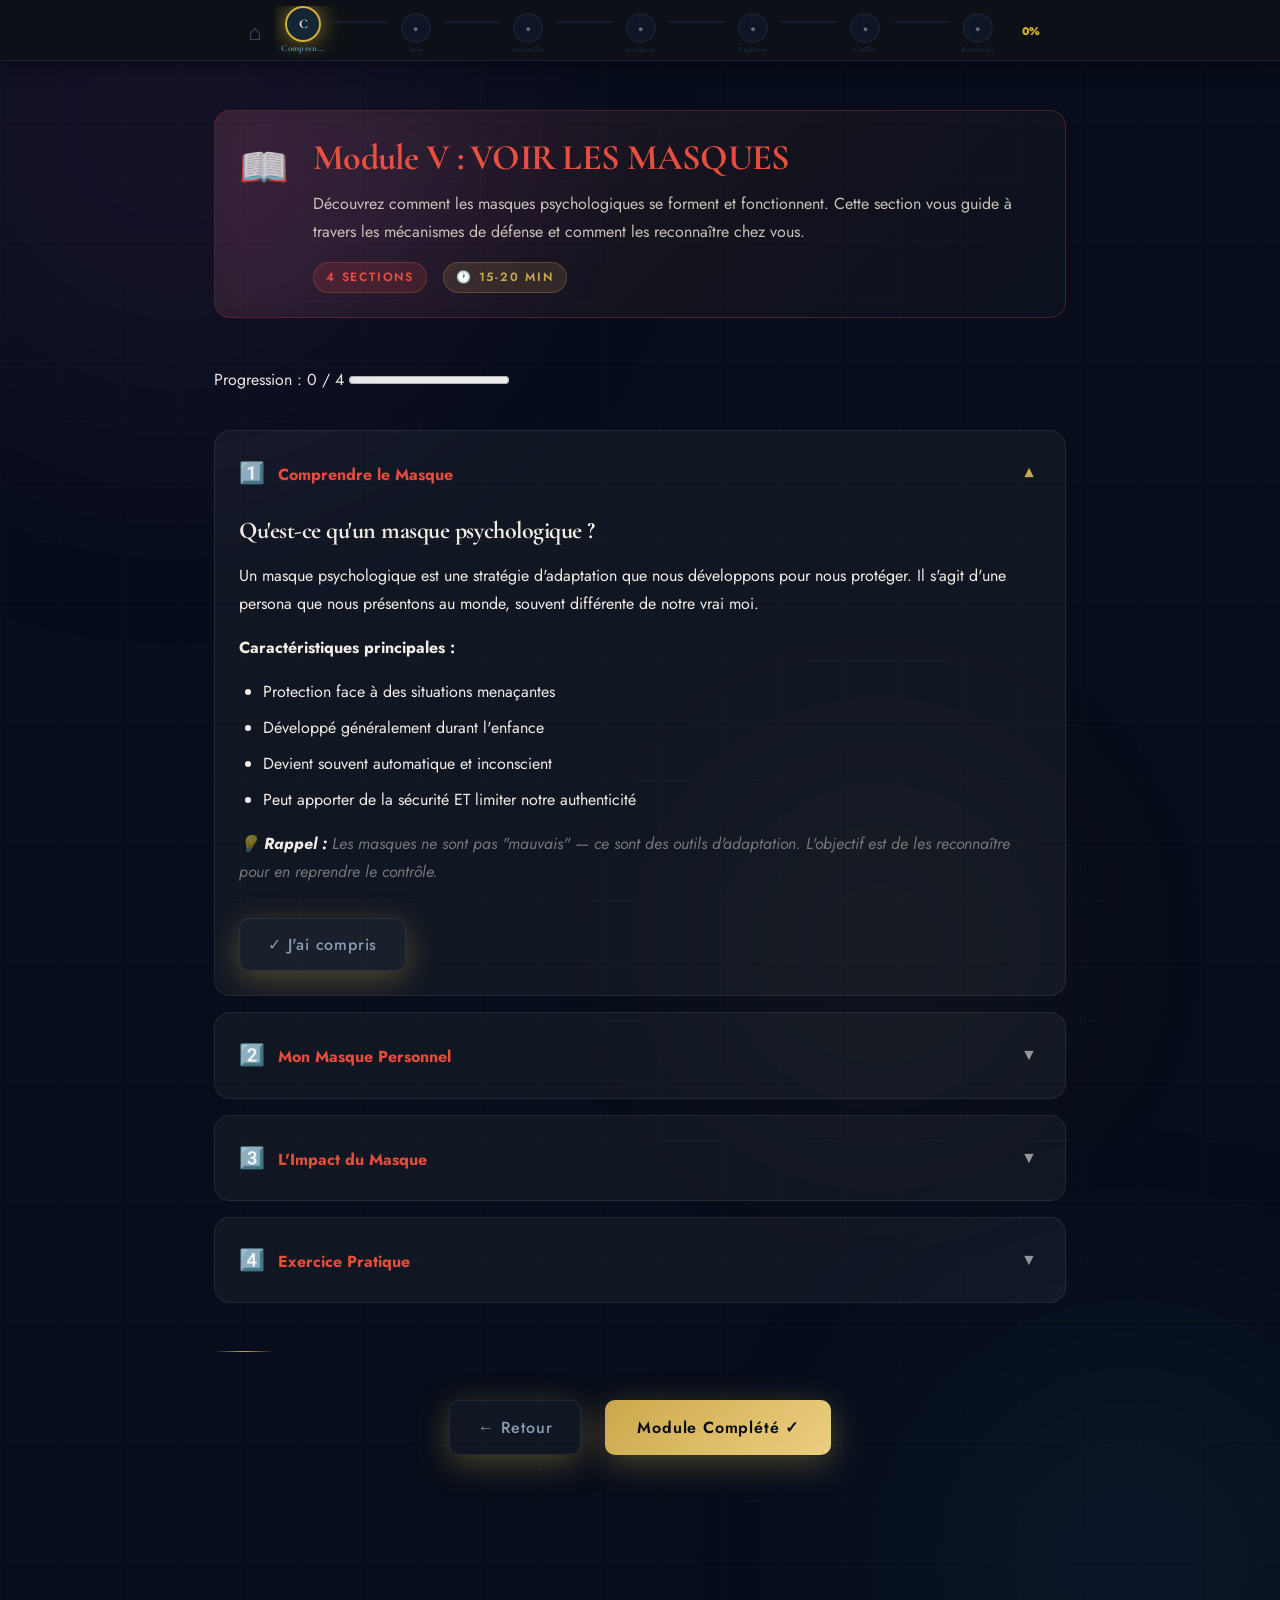
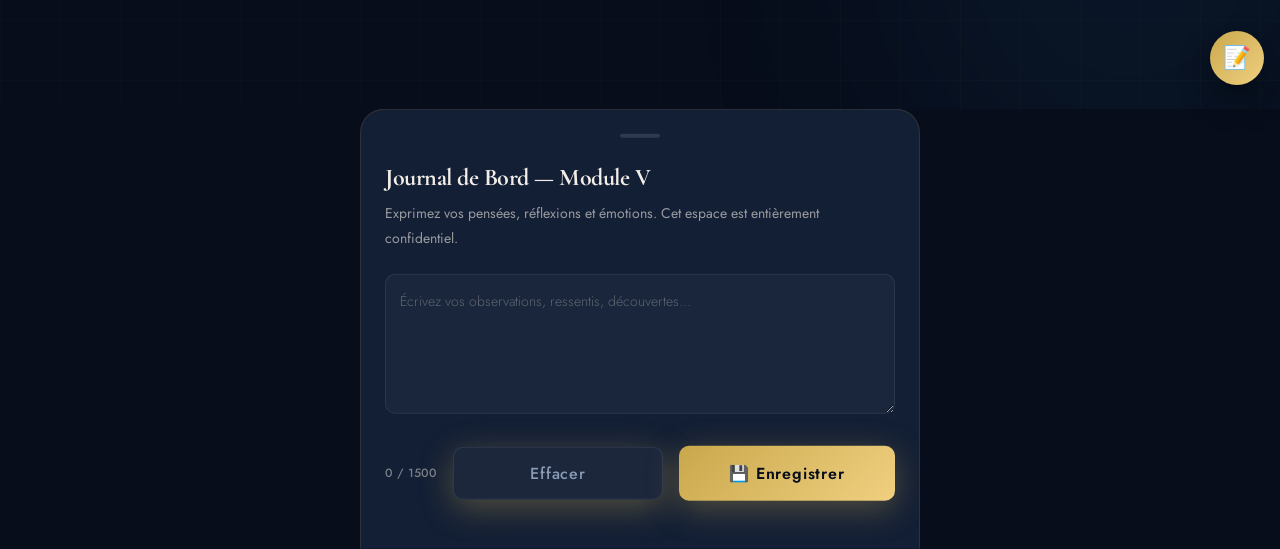
<file: MODULE_TEMPLATE_REFACTORED.html>
<!DOCTYPE html>
<html lang="fr">
<head>
  <meta charset="UTF-8">
  <meta name="viewport" content="width=device-width, initial-scale=1.0">
  <meta http-equiv="X-UA-Compatible" content="ie=edge">
  <title>V.A.L.E.U.R© | Module [X] : [Nom Module]</title>

  <!-- Fonts Google -->
  <link rel="preconnect" href="https://fonts.googleapis.com">
  <link rel="preconnect" href="https://fonts.gstatic.com" crossorigin>
  <link href="https://fonts.googleapis.com/css2?family=Cormorant+Garamond:wght@300;400;600;700&family=Jost:wght@300;400;500;600;700&display=swap" rel="stylesheet">

  <!-- Design System v2 (Premium) -->
  <link rel="stylesheet" href="valeur-design-system-v2.css">

  <!-- Module-specific CSS (optional) -->
  <style>
    /* Override colors pour ce module */
    :root {
      --module-color: #E74C3C;  /* À adapter par module (--c-red, --c-orange, etc.) */
    }

    .module-intro-card {
      background: linear-gradient(135deg, rgba(231, 76, 60, 0.1) 0%, rgba(255, 255, 255, 0.02) 100%);
      border-color: rgba(231, 76, 60, 0.25);
    }

    .pb-accordion-item:hover {
      border-color: var(--module-color);
    }

    .pb-badge-module {
      background: rgba(231, 76, 60, 0.15);
      color: #E74C3C;
      border-color: rgba(231, 76, 60, 0.3);
    }
  </style>
</head>

<body>
  <!-- Background Aurora -->
  <div class="bg-aurora">
    <div class="orb orb1"></div>
    <div class="orb orb2"></div>
    <div class="orb orb3"></div>
  </div>
  <div class="grid-tex"></div>

  <!-- Main Container -->
  <main class="module-container">

    <!-- === INTRO CARD === -->
    <section class="module-intro-card glass glass-gold animate-fadeup" style="margin-bottom: var(--space-2xl);">
      <div style="display: flex; align-items: start; gap: var(--space-lg);">
        <div style="font-size: 2.5rem; opacity: 0.8;">📖</div>
        <div>
          <h1 style="margin-bottom: var(--space-sm); color: #E74C3C;">Module V : VOIR LES MASQUES</h1>
          <p style="color: var(--text-secondary); line-height: var(--lh-relaxed); margin-bottom: var(--space-md);">
            Découvrez comment les masques psychologiques se forment et fonctionnent. Cette section vous guide à travers les mécanismes de défense et comment les reconnaître chez vous.
          </p>
          <div style="display: flex; gap: var(--space-md); flex-wrap: wrap;">
            <span class="pb-badge pb-badge-module">4 sections</span>
            <span class="pb-badge pb-badge-active">🕐 15-20 min</span>
          </div>
        </div>
      </div>
    </section>

    <!-- === PROGRESS INTRA-MODULE === -->
    <div class="pb-module-progress animate-slidein" style="margin-bottom: var(--space-xl);">
      <span class="pb-progress-label">Progression : <span id="pb-current-section">0</span> / <span id="pb-total-sections">4</span></span>
      <progress class="pb-progress-bar" id="pb-progress" value="0" max="4"></progress>
    </div>

    <!-- === ACCORDION SECTIONS (Progressive Disclosure) === -->
    <div class="pb-accordion" id="main-accordion" data-accordion-init="#main-accordion" style="margin-bottom: var(--space-2xl);">

      <!-- ═══════════════════════════════════════════════════════════════ -->
      <!-- SECTION 1 : Comprendre le Masque -->
      <!-- ═══════════════════════════════════════════════════════════════ -->
      <div class="pb-accordion-item open" data-section="1">
        <button class="pb-accordion-btn" type="button" aria-expanded="true" aria-controls="panel1">
          <span>
            <span style="font-size: 1.3rem; margin-right: var(--space-sm);">1️⃣</span>
            <span style="color: #E74C3C; font-weight: var(--fw-bold);">Comprendre le Masque</span>
          </span>
          <span class="pb-accordion-chevron">▼</span>
        </button>
        <div class="pb-accordion-content" id="panel1">
          <div class="pb-accordion-content-inner">
            <h3 style="color: var(--text); margin-bottom: var(--space-md);">Qu'est-ce qu'un masque psychologique ?</h3>
            <p>
              Un masque psychologique est une stratégie d'adaptation que nous développons pour nous protéger. Il s'agit d'une persona que nous présentons au monde, souvent différente de notre vrai moi.
            </p>
            <p>
              <strong>Caractéristiques principales :</strong>
            </p>
            <ul style="margin: var(--space-md) 0; padding-left: var(--space-lg);">
              <li>Protection face à des situations menaçantes</li>
              <li>Développé généralement durant l'enfance</li>
              <li>Devient souvent automatique et inconscient</li>
              <li>Peut apporter de la sécurité ET limiter notre authenticité</li>
            </ul>
            <p style="color: var(--text-dim); font-style: italic; margin-top: var(--space-md);">
              💡 <strong>Rappel :</strong> Les masques ne sont pas "mauvais" — ce sont des outils d'adaptation. L'objectif est de les reconnaître pour en reprendre le contrôle.
            </p>
            <button class="btn btn-secondary" style="margin-top: var(--space-md);" onclick="PB_Components.showToast('✓ Section 1 lue', 'success');">✓ J'ai compris</button>
          </div>
        </div>
      </div>

      <!-- ═══════════════════════════════════════════════════════════════ -->
      <!-- SECTION 2 : Mon Masque Personnel -->
      <!-- ═══════════════════════════════════════════════════════════════ -->
      <div class="pb-accordion-item" data-section="2">
        <button class="pb-accordion-btn" type="button" aria-expanded="false" aria-controls="panel2">
          <span>
            <span style="font-size: 1.3rem; margin-right: var(--space-sm);">2️⃣</span>
            <span style="color: #E74C3C; font-weight: var(--fw-bold);">Mon Masque Personnel</span>
          </span>
          <span class="pb-accordion-chevron">▼</span>
        </button>
        <div class="pb-accordion-content" id="panel2">
          <div class="pb-accordion-content-inner">
            <h3 style="color: var(--text); margin-bottom: var(--space-md);">Identifier Votre Masque</h3>
            <p>
              Prenez un moment pour réfléchir. Quel "personnage" jouez-vous souvent ?
            </p>
            <div style="background: var(--glass); padding: var(--space-lg); border-radius: var(--radius-md); margin: var(--space-md) 0; border: 1px solid var(--glass-border);">
              <p style="color: var(--text-muted); font-weight: var(--fw-medium); margin-bottom: var(--space-sm);">Quelques types de masques courants :</p>
              <ul style="padding-left: var(--space-lg);">
                <li><strong>Le Parfait :</strong> Tout doit être impeccable, sans faille</li>
                <li><strong>L'Aidant :</strong> Toujours disponible pour les autres, oublie ses propres besoins</li>
                <li><strong>L'Intellectuel :</strong> Se réfugie dans la logique, évite les émotions</li>
                <li><strong>Le Rebelle :</strong> Oppose une résistance systématique à l'autorité</li>
                <li><strong>La Victime :</strong> Se voit comme impuissant face aux événements</li>
              </ul>
            </div>
            <p style="margin-top: var(--space-md);">👇 <strong>Écrivez votre réflexion ci-dessous dans le journal de bord</strong></p>
            <button class="btn btn-primary" style="margin-top: var(--space-md);" onclick="PB_Components.showToast('✓ Section 2 complétée', 'success');">✓ J'ai réfléchi</button>
          </div>
        </div>
      </div>

      <!-- ═══════════════════════════════════════════════════════════════ -->
      <!-- SECTION 3 : L'Impact du Masque -->
      <!-- ═══════════════════════════════════════════════════════════════ -->
      <div class="pb-accordion-item" data-section="3">
        <button class="pb-accordion-btn" type="button" aria-expanded="false" aria-controls="panel3">
          <span>
            <span style="font-size: 1.3rem; margin-right: var(--space-sm);">3️⃣</span>
            <span style="color: #E74C3C; font-weight: var(--fw-bold);">L'Impact du Masque</span>
          </span>
          <span class="pb-accordion-chevron">▼</span>
        </button>
        <div class="pb-accordion-content" id="panel3">
          <div class="pb-accordion-content-inner">
            <h3 style="color: var(--text); margin-bottom: var(--space-md);">Comment le Masque Affecte Votre Vie</h3>
            <p>
              Alors que le masque vous protégeait, il peut devenir une prison :
            </p>
            <div style="display: grid; grid-template-columns: 1fr 1fr; gap: var(--space-lg); margin: var(--space-lg) 0;">
              <div style="background: rgba(46, 204, 113, 0.1); padding: var(--space-lg); border-radius: var(--radius-md); border: 1px solid rgba(46, 204, 113, 0.2);">
                <p style="color: #2ECC71; font-weight: var(--fw-bold); margin-bottom: var(--space-sm);">✓ Bénéfices du Masque</p>
                <ul style="padding-left: var(--space-lg); color: var(--text-secondary);">
                  <li>Protection émotionnelle</li>
                  <li>Acceptation sociale</li>
                  <li>Contrôle perçu</li>
                  <li>Stabilité</li>
                </ul>
              </div>
              <div style="background: rgba(229, 62, 62, 0.1); padding: var(--space-lg); border-radius: var(--radius-md); border: 1px solid rgba(229, 62, 62, 0.2);">
                <p style="color: #E74C3C; font-weight: var(--fw-bold); margin-bottom: var(--space-sm);">⚠ Coûts du Masque</p>
                <ul style="padding-left: var(--space-lg); color: var(--text-secondary);">
                  <li>Anxiété d'authenticité</li>
                  <li>Fatigue émotionnelle</li>
                  <li>Relations superficielles</li>
                  <li>Déconnexion du vrai moi</li>
                </ul>
              </div>
            </div>
            <button class="btn btn-secondary" style="margin-top: var(--space-md);" onclick="PB_Components.showToast('✓ Section 3 terminée', 'success');">✓ Continuer</button>
          </div>
        </div>
      </div>

      <!-- ═══════════════════════════════════════════════════════════════ -->
      <!-- SECTION 4 : Exercice Pratique -->
      <!-- ═══════════════════════════════════════════════════════════════ -->
      <div class="pb-accordion-item" data-section="4">
        <button class="pb-accordion-btn" type="button" aria-expanded="false" aria-controls="panel4">
          <span>
            <span style="font-size: 1.3rem; margin-right: var(--space-sm);">4️⃣</span>
            <span style="color: #E74C3C; font-weight: var(--fw-bold);">Exercice Pratique</span>
          </span>
          <span class="pb-accordion-chevron">▼</span>
        </button>
        <div class="pb-accordion-content" id="panel4">
          <div class="pb-accordion-content-inner">
            <h3 style="color: var(--text); margin-bottom: var(--space-md);">Reconnaître Votre Masque en Action</h3>
            <p>
              <strong>Exercice (5-10 minutes) :</strong>
            </p>
            <ol style="padding-left: var(--space-lg); margin: var(--space-md) 0;">
              <li><strong>Situation :</strong> Pensez à une moment cette semaine où vous avez activé votre masque</li>
              <li><strong>Déclencheur :</strong> Qu'a provoqué le masque ? Stress ? Jugement ? Rejet ?</li>
              <li><strong>Réaction :</strong> Quel était votre comportement masqué ?</li>
              <li><strong>Conséquence :</strong> Comment vous sentiez-vous après ?</li>
              <li><strong>Alternatives :</strong> Comment auriez-vous pu réagir autrement ?</li>
            </ol>
            <div style="background: var(--glass); padding: var(--space-lg); border-radius: var(--radius-md); margin: var(--space-lg) 0; border: 1px solid var(--glass-border);">
              <p style="color: var(--text-muted); font-size: var(--text-sm);">✍️ <strong>Notez vos réflexions dans le journal ci-dessous</strong></p>
            </div>
            <button class="btn btn-primary btn-block" style="margin-top: var(--space-lg);" onclick="PB_Components.showToast('🎉 Exercice terminé !', 'success'); PB_Components.shootConfetti();">✓ Exercice Complété</button>
          </div>
        </div>
      </div>

    </div><!-- Fin .pb-accordion -->

    <!-- === DIVIDER === -->
    <div class="divider" style="margin: var(--space-2xl) 0;"></div>

    <!-- === CTA BUTTONS === -->
    <div style="display: flex; gap: var(--space-lg); justify-content: center; margin: var(--space-2xl) 0; flex-wrap: wrap;">
      <button class="btn btn-secondary" onclick="window.history.back();">← Retour</button>
      <button class="btn btn-primary" onclick="PB_Components.showToast('✓ Module marqué comme complété', 'success'); PB_Components.shootConfetti(); setTimeout(() => window.location.href = './index.html', 1500);">Module Complété ✓</button>
    </div>

  </main><!-- Fin .module-container -->

  <!-- === JOURNAL FAB + DRAWER === -->
  <button class="pb-journal-fab" id="journal-fab" title="Ouvrir le journal de bord">📝</button>

  <div class="pb-journal-overlay" id="journal-overlay"></div>
  <div class="pb-journal-drawer" id="pb-journal">
    <div class="pb-drawer-handle"></div>
    <div class="pb-drawer-header">
      <h3>Journal de Bord — Module V</h3>
      <p>Exprimez vos pensées, réflexions et émotions. Cet espace est entièrement confidentiel.</p>
    </div>
    <textarea 
      class="pb-journal-input" 
      id="journal-textarea"
      placeholder="Écrivez vos observations, ressentis, découvertes..."
      maxlength="1500"
      spellcheck="true"
    ></textarea>
    <div class="pb-journal-footer">
      <span class="pb-char-count">0 / 1500</span>
      <button class="btn btn-secondary pb-btn-clear">Effacer</button>
      <button class="btn btn-primary pb-btn-save">💾 Enregistrer</button>
    </div>
  </div>

  <!-- === TOAST NOTIFICATION === -->
  <div class="pb-toast" id="pb-toast-container"></div>

  <!-- === CONFETTI CANVAS === -->
  <canvas id="confetti-canvas"></canvas>

  <!-- Scripts -->
  <script src="valeur-config.js"></script>
  <script src="valeur-components.js"></script>
  <script src="valeur-storage.js"></script>

  <!-- Module-specific initialization -->
  <script>
    document.addEventListener('DOMContentLoaded', function() {
      // Init accordion
      PB_Components.initAccordion('#main-accordion');

      // Init journal drawer
      var journalDrawer = PB_Components.initJournalDrawer({
        fabSelector: '#journal-fab',
        drawerId: 'pb-journal',
        moduleKey: 'module1',  // À adapter par module
        maxLength: 1500
      });

      // Update progress bar
      var sections = document.querySelectorAll('[data-section]');
      var totalSections = sections.length;
      document.getElementById('pb-total-sections').textContent = totalSections;

      // Track section opens
      var accordion = document.querySelector('.pb-accordion');
      if (accordion) {
        accordion.addEventListener('click', function(e) {
          var btn = e.target.closest('.pb-accordion-btn');
          if (btn) {
            var item = btn.closest('.pb-accordion-item');
            var sectionNum = item.getAttribute('data-section');
            document.getElementById('pb-current-section').textContent = sectionNum;
            document.getElementById('pb-progress').value = sectionNum;
          }
        });
      }

      // Mark module as complete on CTA
      var completeBtn = document.querySelector('.btn-primary');
      if (completeBtn && completeBtn.textContent.includes('Complété')) {
        completeBtn.addEventListener('click', function() {
          try {
            VALEUR_PROGRESS.complete('module1');  // À adapter
          } catch (e) {
            console.log('Module progress tracking not available');
          }
        });
      }

      console.log('✓ Module initialized with premium components');
    });
  </script>
</body>
</html>
</file>
<file: valeur-design-system-v2.css>
/*
 ╔══════════════════════════════════════════════════════════════╗
 ║    V.A.L.E.U.R© — DESIGN SYSTEM v2 REFONTE PREMIUM          ║
 ║    Ergonomie psychoéducative + Accessibilité WCAG AA         ║
 ║    © Céline Bourbon — Tous droits réservés                   ║
 ╚══════════════════════════════════════════════════════════════╝

 AMÉLIORATIONS CRITIQUES :
 ✓ Typographie unifiée (Cormorant + Jost), 16px minimum
 ✓ Échelle de spacing cohérente (8/16/24/36/48px)
 ✓ Responsive mobile-first (480 / 768 / 1024 / 1280)
 ✓ Accessibilité : contraste AA, line-height optimal
 ✓ Micro-interactions premium (animations fluides)
 ✓ Journal de bord unifié & réutilisable
 ✓ Accordéon intra-module (progressive disclosure)
 ✓ FAB repositionné, touch targets 48x48px min
 ✓ Topbar + Barre 7 cercles VALEUR
 ✓ Intro card module + navigation prev/next
 ✓ Indicateur progression intra-module
 ✓ Toast notifications + Confetti canvas
*/

/* ══════════════════════════════════════════════════
   1. RESET & BASE
══════════════════════════════════════════════════ */
*, *::before, *::after {
  box-sizing: border-box;
  margin: 0;
  padding: 0;
}

html {
  scroll-behavior: smooth;
  -webkit-text-size-adjust: 100%;
}

body {
  font-family: 'Jost', sans-serif;
  background: var(--navy);
  color: var(--text);
  min-height: 100vh;
  overflow-x: hidden;
  font-size: 16px;
  line-height: 1.6;
  -webkit-font-smoothing: antialiased;
  -moz-osx-font-smoothing: grayscale;
}

img { pointer-events: none; user-select: none; }

/* ══════════════════════════════════════════════════
   2. DESIGN TOKENS
══════════════════════════════════════════════════ */
:root {
  --gold:          #C9A84C;
  --gold-light:    #F0D080;
  --gold-dim:      rgba(201, 168, 76, 0.15);
  --gold-glow:     rgba(201, 168, 76, 0.22);
  --gold-border:   rgba(201, 168, 76, 0.25);

  --navy:   #070D1A;
  --navy2:  #0D1526;
  --navy3:  #131F35;
  --navy4:  #1A2845;

  --glass:        rgba(255, 255, 255, 0.04);
  --glass-border: rgba(255, 255, 255, 0.08);
  --glass-hover:  rgba(255, 255, 255, 0.07);

  --text:           #F2EDE6;
  --text-secondary: #C9C2B8;
  --text-muted:     rgba(242, 237, 230, 0.60);
  --text-dim:       rgba(242, 237, 230, 0.45);
  --text-faint:     rgba(242, 237, 230, 0.25);
  --muted:          #8A9BB5;

  --c-blue:   #3182CE;
  --c-red:    #E74C3C;
  --c-orange: #E67E22;
  --c-yellow: #F1C40F;
  --c-green:  #2ECC71;
  --c-purple: #8E44AD;
  --c-gold:   #D4AF37;

  --container-max: 900px;
  --topbar-h:      64px;
  --progress-h:    62px;
  --fab-size:      54px;
  --fab-size-mobile: 48px;

  --radius-sm:   6px;
  --radius-md:   10px;
  --radius-lg:   16px;
  --radius-xl:   24px;
  --radius-full: 9999px;

  --shadow-xs:   0 2px 4px rgba(0,0,0,.10);
  --shadow-sm:   0 4px 8px rgba(0,0,0,.15);
  --shadow-md:   0 8px 16px rgba(0,0,0,.25);
  --shadow-lg:   0 16px 32px rgba(0,0,0,.35);
  --shadow-gold: 0 8px 32px rgba(201,168,76,.35);

  --duration-fast:   150ms;
  --duration-normal: 300ms;
  --duration-slow:   500ms;
  --ease-smooth:  cubic-bezier(0.34, 1.56, 0.64, 1);
  --ease-in-out:  cubic-bezier(0.4, 0, 0.2, 1);
  --ease-out:     cubic-bezier(0.0, 0.0, 0.2, 1);

  --space-0:   0;
  --space-xs:  4px;
  --space-sm:  8px;
  --space-md:  16px;
  --space-lg:  24px;
  --space-xl:  36px;
  --space-2xl: 48px;
  --space-3xl: 64px;

  --text-h1:   2.25rem;
  --text-h2:   1.875rem;
  --text-h3:   1.5rem;
  --text-h4:   1.25rem;
  --text-body: 1rem;
  --text-sm:   0.875rem;
  --text-xs:   0.75rem;

  --lh-tight:   1.3;
  --lh-normal:  1.5;
  --lh-relaxed: 1.75;

  --fw-light:   300;
  --fw-normal:  400;
  --fw-medium:  500;
  --fw-semibold:600;
  --fw-bold:    700;

  --ff-serif: 'Cormorant Garamond', Georgia, serif;
  --ff-sans:  'Jost', -apple-system, BlinkMacSystemFont, 'Segoe UI', sans-serif;
  --ff-mono:  'Courier New', monospace;
}

@media (max-width: 1024px) {
  :root { --text-h1: 2rem; --text-h2: 1.75rem; }
}
@media (max-width: 768px) {
  :root {
    --text-h1: 1.75rem;
    --text-h2: 1.5rem;
    --text-h3: 1.25rem;
    --topbar-h: 56px;
    --progress-h: 56px;
  }
}
@media (max-width: 480px) {
  :root {
    --text-h1: 1.625rem;
    --text-h2: 1.375rem;
    --space-lg: 20px;
  }
}

/* ══════════════════════════════════════════════════
   3. BACKGROUND AURORA
══════════════════════════════════════════════════ */
.bg-aurora, .bg-layer {
  position: fixed; inset: 0; z-index: 0;
  overflow: hidden; pointer-events: none;
}
.orb {
  position: absolute; border-radius: 50%; filter: blur(130px);
  animation: vl-drift 22s ease-in-out infinite;
}
.orb1 { width:650px; height:650px; background:var(--c-purple); top:-200px; left:-150px; opacity:.09; }
.orb2 { width:500px; height:500px; background:var(--c-blue); bottom:-100px; right:-100px; opacity:.08; animation-delay:-8s; }
.orb3 { width:350px; height:350px; background:var(--gold); top:45%; left:55%; opacity:.05; animation-delay:-16s; }
@keyframes vl-drift {
  0%,100% { transform: translate(0,0); }
  33% { transform: translate(35px,-25px); }
  66% { transform: translate(-20px,35px); }
}
.grid-tex {
  position: fixed; inset: 0; pointer-events: none; z-index: 0;
  background-image:
    linear-gradient(rgba(201,168,76,.025) 1px, transparent 1px),
    linear-gradient(90deg, rgba(201,168,76,.025) 1px, transparent 1px);
  background-size: 60px 60px;
}

/* ══════════════════════════════════════════════════
   4. TYPOGRAPHIE PREMIUM
══════════════════════════════════════════════════ */
h1,h2,h3,h4,h5,h6 {
  font-family: var(--ff-serif);
  font-weight: var(--fw-bold);
  line-height: var(--lh-tight);
  color: var(--text);
  margin: 0;
  letter-spacing: -0.02em;
}
h1 { font-size: var(--text-h1); margin-bottom: var(--space-md); }
h2 { font-size: var(--text-h2); margin-bottom: var(--space-md); }
h3 { font-size: var(--text-h3); margin-bottom: var(--space-sm); }
h4 { font-size: var(--text-h4); margin-bottom: var(--space-sm); }

p, li, label, span {
  font-family: var(--ff-sans);
  font-weight: var(--fw-normal);
  font-size: var(--text-body);
  line-height: var(--lh-relaxed);
  color: var(--text);
}
small, .text-xs { font-size: var(--text-xs); color: var(--text-dim); }
strong, .text-bold { font-weight: var(--fw-bold); color: var(--text); }
a {
  color: var(--gold); text-decoration: none;
  transition: color var(--duration-fast) var(--ease-in-out);
}
a:hover { color: var(--gold-light); text-decoration: underline; }
a:focus-visible { outline: 2px solid var(--gold); outline-offset: 2px; }

/* ══════════════════════════════════════════════════
   5. CONTAINER & SPACING
══════════════════════════════════════════════════ */
.module-container, .container {
  max-width: var(--container-max);
  margin: 0 auto;
  padding: var(--space-2xl) var(--space-lg);
  width: 100%;
}
@media (max-width: 768px) {
  .module-container, .container { padding: var(--space-lg) var(--space-md); }
}
@media (max-width: 480px) {
  .module-container, .container { padding: var(--space-lg) var(--space-sm); }
}

/* ══════════════════════════════════════════════════
   6. GLASS CARDS
══════════════════════════════════════════════════ */
.glass, .card, .pb-section {
  background: var(--glass);
  backdrop-filter: blur(20px);
  -webkit-backdrop-filter: blur(20px);
  border: 1px solid var(--glass-border);
  border-radius: var(--radius-lg);
  padding: var(--space-lg);
  position: relative;
  overflow: hidden;
  transition: all var(--duration-normal) var(--ease-in-out);
}
.glass::before, .card::before, .pb-section::before {
  content: '';
  position: absolute; inset: 0;
  background: linear-gradient(135deg, rgba(255,255,255,.04) 0%, transparent 60%);
  pointer-events: none;
}
.glass:hover, .card:hover, .pb-section:hover {
  border-color: var(--gold-border);
  background: rgba(255,255,255,.05);
}
.glass-gold { border-color: rgba(201,168,76,.22); }

/* ══════════════════════════════════════════════════
   7. BOUTONS
══════════════════════════════════════════════════ */
.btn, .btn-primary, .btn-cta, .btn-complete {
  display: inline-flex;
  align-items: center; justify-content: center;
  gap: var(--space-sm);
  background: linear-gradient(135deg, var(--gold) 0%, var(--gold-light) 100%);
  border: none;
  border-radius: var(--radius-md);
  padding: 16px 32px;
  font-family: var(--ff-sans);
  font-size: var(--text-body);
  font-weight: var(--fw-semibold);
  color: var(--navy);
  cursor: pointer;
  text-decoration: none;
  transition: all var(--duration-normal) var(--ease-smooth);
  box-shadow: var(--shadow-gold);
  letter-spacing: 0.05em;
  user-select: none;
}
.btn:hover, .btn-primary:hover, .btn-cta:hover, .btn-complete:hover {
  transform: translateY(-3px);
  box-shadow: 0 12px 40px rgba(201,168,76,.55);
}
.btn:active, .btn-primary:active { transform: scale(0.97); }
.btn:focus-visible, .btn-primary:focus-visible {
  outline: 2px solid var(--gold); outline-offset: 2px;
}
.btn-secondary {
  display: inline-flex;
  align-items: center; justify-content: center;
  gap: var(--space-sm);
  background: var(--glass);
  border: 1px solid var(--glass-border);
  border-radius: var(--radius-md);
  padding: 14px 28px;
  font-family: var(--ff-sans);
  font-size: var(--text-body);
  font-weight: var(--fw-medium);
  color: var(--muted);
  cursor: pointer;
  transition: all var(--duration-normal) var(--ease-in-out);
  text-decoration: none;
  user-select: none;
}
.btn-secondary:hover {
  background: var(--glass-hover);
  color: var(--text);
  border-color: var(--gold-border);
}
.btn-secondary:focus-visible { outline: 2px solid var(--gold); outline-offset: 2px; }
.btn-block { width: 100%; }
.btn:disabled, .btn-primary:disabled, .btn-secondary:disabled {
  opacity: 0.5; cursor: not-allowed; transform: none !important;
}

/* ══════════════════════════════════════════════════
   8. TOPBAR NAVIGATION
══════════════════════════════════════════════════ */
.pb-topbar {
  position: fixed;
  top: 0; left: 0; right: 0;
  height: var(--topbar-h);
  z-index: 800;
  background: rgba(7,13,26,0.88);
  backdrop-filter: blur(20px);
  -webkit-backdrop-filter: blur(20px);
  border-bottom: 1px solid var(--glass-border);
  display: flex;
  align-items: center;
  justify-content: space-between;
  padding: 0 var(--space-lg);
  gap: var(--space-md);
}

/* ══════════════════════════════════════════════════
   9. BARRE 7 CERCLES VALEUR
══════════════════════════════════════════════════ */
.pb-progress-circles {
  position: sticky;
  top: var(--topbar-h);
  z-index: 700;
  display: flex;
  align-items: center;
  justify-content: center;
  gap: var(--space-sm);
  padding: var(--space-md) var(--space-lg);
  background: rgba(7,13,26,0.80);
  backdrop-filter: blur(12px);
  -webkit-backdrop-filter: blur(12px);
  border-bottom: 1px solid var(--glass-border);
  flex-wrap: nowrap;
  overflow-x: auto;
  -webkit-overflow-scrolling: touch;
  scrollbar-width: none;
}
.pb-progress-circles::-webkit-scrollbar { display: none; }

.pb-circle-step {
  width: 40px; height: 40px;
  border-radius: 50%;
  border: 2px solid var(--glass-border);
  background: var(--glass);
  display: flex; align-items: center; justify-content: center;
  font-size: var(--text-sm);
  font-weight: var(--fw-bold);
  font-family: var(--ff-serif);
  color: var(--text-muted);
  cursor: pointer;
  transition: all var(--duration-normal) var(--ease-smooth);
  text-decoration: none;
  flex-shrink: 0;
  line-height: 1;
}
.pb-circle-step:hover { border-color: var(--gold-border); color: var(--gold); }
.pb-circle-step.active {
  background: linear-gradient(135deg, var(--gold), var(--gold-light));
  border-color: var(--gold);
  color: var(--navy);
  box-shadow: 0 4px 18px rgba(201,168,76,.55);
  transform: scale(1.12);
}
.pb-circle-step.done {
  background: rgba(46,204,113,.15);
  border-color: rgba(46,204,113,.4);
  color: var(--c-green);
}
.pb-circle-connector {
  height: 2px; width: 20px;
  background: var(--glass-border);
  border-radius: 1px;
  flex-shrink: 0;
}
@media (max-width: 480px) {
  .pb-circle-step { width: 30px; height: 30px; font-size: 11px; }
  .pb-circle-connector { width: 8px; }
  .pb-progress-circles { gap: 4px; padding: var(--space-sm) var(--space-md); }
}

/* ══════════════════════════════════════════════════
   10. INTRO CARD MODULE
══════════════════════════════════════════════════ */
.pb-module-intro {
  background: linear-gradient(135deg, rgba(201,168,76,.08) 0%, rgba(255,255,255,.03) 100%);
  border: 1px solid rgba(201,168,76,.2);
  border-radius: var(--radius-xl);
  padding: var(--space-2xl) var(--space-lg);
  text-align: center;
  margin-bottom: var(--space-xl);
  position: relative;
  overflow: hidden;
}
.pb-module-letter {
  font-family: var(--ff-serif);
  font-size: 6rem;
  font-weight: var(--fw-bold);
  color: var(--gold);
  opacity: 0.12;
  position: absolute;
  top: -10px; right: 20px;
  line-height: 1;
  pointer-events: none;
  user-select: none;
}
.pb-module-intro h1 { font-size: var(--text-h2); color: var(--gold); margin-bottom: var(--space-sm); }
.pb-module-intro p { color: var(--text-muted); max-width: 600px; margin: 0 auto; }

/* ══════════════════════════════════════════════════
   11. INDICATEUR INTRA-MODULE
══════════════════════════════════════════════════ */
.pb-intra-progress {
  display: flex;
  align-items: center;
  gap: var(--space-md);
  padding: var(--space-md) var(--space-lg);
  background: rgba(255,255,255,.02);
  border: 1px solid var(--glass-border);
  border-radius: var(--radius-md);
  margin-bottom: var(--space-xl);
}
.pb-intra-label {
  font-size: var(--text-sm);
  color: var(--text-dim);
  font-weight: var(--fw-medium);
  white-space: nowrap;
  min-width: 90px;
}
.pb-intra-bar-wrap {
  flex: 1;
  height: 6px;
  background: rgba(255,255,255,.08);
  border-radius: 3px;
  overflow: hidden;
}
.pb-intra-bar-fill {
  height: 100%;
  background: linear-gradient(90deg, var(--gold), var(--gold-light));
  border-radius: 3px;
  transition: width 0.5s var(--ease-smooth);
  width: 0%;
}

/* ══════════════════════════════════════════════════
   12. ACCORDÉON INTRA-MODULE
══════════════════════════════════════════════════ */
.pb-accordion, .accordion {
  display: flex;
  flex-direction: column;
  gap: var(--space-md);
}
.pb-accordion-item, .accordion-item {
  background: var(--glass);
  border: 1px solid var(--glass-border);
  border-radius: var(--radius-lg);
  overflow: hidden;
  transition: all var(--duration-normal) var(--ease-in-out);
}
.pb-accordion-item:hover, .accordion-item:hover {
  border-color: var(--gold-border);
  background: rgba(255,255,255,.05);
}
.pb-accordion-btn, .accordion-btn {
  width: 100%;
  padding: var(--space-lg);
  background: transparent;
  border: none;
  color: var(--text);
  font-family: var(--ff-serif);
  font-size: var(--text-h4);
  font-weight: var(--fw-semibold);
  text-align: left;
  cursor: pointer;
  display: flex;
  align-items: center;
  justify-content: space-between;
  gap: var(--space-md);
  transition: color var(--duration-normal) var(--ease-in-out);
  user-select: none;
  line-height: var(--lh-tight);
}
.pb-accordion-btn:hover, .accordion-btn:hover { color: var(--gold); }
.pb-accordion-btn:focus-visible, .accordion-btn:focus-visible {
  outline: 2px solid var(--gold); outline-offset: -2px;
}
.pb-accordion-chevron, .accordion-chevron {
  display: flex; align-items: center; justify-content: center;
  width: 24px; height: 24px;
  font-size: 1rem;
  transition: transform var(--duration-normal) var(--ease-in-out);
  flex-shrink: 0;
  color: var(--text-muted);
}
.pb-accordion-item.open .pb-accordion-chevron,
.accordion-item.open .accordion-chevron { transform: rotate(180deg); color: var(--gold); }

.pb-accordion-content, .accordion-content {
  max-height: 0;
  overflow: hidden;
  opacity: 0;
  transition:
    max-height var(--duration-slow) var(--ease-smooth),
    opacity var(--duration-normal) var(--ease-in-out);
}
.pb-accordion-item.open .pb-accordion-content,
.accordion-item.open .accordion-content {
  max-height: 4000px;
  opacity: 1;
}
.pb-accordion-content-inner, .accordion-content-inner {
  padding: 0 var(--space-lg) var(--space-lg);
  color: var(--text-secondary);
  line-height: var(--lh-relaxed);
}
.pb-accordion-content-inner p { margin-bottom: var(--space-md); }
.pb-accordion-content-inner p:last-child { margin-bottom: 0; }
.pb-accordion-content-inner ul,
.pb-accordion-content-inner ol {
  padding-left: var(--space-lg);
  margin-bottom: var(--space-md);
}
.pb-accordion-content-inner li { margin-bottom: var(--space-sm); }

@media (max-width: 768px) {
  .pb-accordion-btn, .accordion-btn { padding: var(--space-md) var(--space-lg); }
  .pb-accordion-content-inner, .accordion-content-inner { padding: 0 var(--space-md) var(--space-md); }
}

/* ══════════════════════════════════════════════════
   13. RÉFLEXION INLINE
══════════════════════════════════════════════════ */
.pb-inline-reflection {
  background: rgba(201,168,76,.04);
  border: 1px solid rgba(201,168,76,.12);
  border-left: 3px solid var(--gold);
  border-radius: 0 var(--radius-md) var(--radius-md) 0;
  padding: var(--space-lg);
  margin-top: var(--space-lg);
}
.pb-inline-reflection label {
  font-size: var(--text-sm);
  color: var(--gold);
  font-weight: var(--fw-semibold);
  letter-spacing: 0.05em;
  text-transform: uppercase;
  display: block;
  margin-bottom: var(--space-sm);
}
.pb-inline-reflection textarea {
  width: 100%;
  min-height: 80px;
  background: rgba(255,255,255,.03);
  border: 1px solid rgba(255,255,255,.06);
  border-radius: var(--radius-sm);
  padding: var(--space-md);
  color: var(--text);
  font-family: var(--ff-sans);
  font-size: var(--text-sm);
  line-height: var(--lh-relaxed);
  resize: vertical;
  outline: none;
  transition: border-color var(--duration-normal);
}
.pb-inline-reflection textarea:focus {
  border-color: rgba(201,168,76,.3);
  box-shadow: 0 0 8px var(--gold-glow);
}
.pb-inline-reflection textarea::placeholder { color: var(--text-dim); }

/* ══════════════════════════════════════════════════
   14. JOURNAL DE BORD (FAB + DRAWER)
══════════════════════════════════════════════════ */
.pb-journal-fab, #journal-fab, .journal-fab {
  position: fixed;
  bottom: var(--space-lg);
  right: var(--space-md);
  z-index: 900;
  width: var(--fab-size);
  height: var(--fab-size);
  border-radius: 50%;
  background: linear-gradient(135deg, var(--gold), var(--gold-light));
  border: none;
  cursor: pointer;
  display: flex; align-items: center; justify-content: center;
  font-size: 1.4rem;
  box-shadow: var(--shadow-lg);
  transition: all var(--duration-normal) var(--ease-smooth);
  animation: pb-fab-breathe 3s ease-in-out infinite;
  user-select: none;
}
.pb-journal-fab:hover, #journal-fab:hover {
  transform: scale(1.1);
  box-shadow: 0 12px 40px rgba(201,168,76,.6);
}
.pb-journal-fab:focus-visible, #journal-fab:focus-visible {
  outline: 2px solid var(--gold); outline-offset: 2px;
}
@keyframes pb-fab-breathe {
  0%,100% { box-shadow: 0 8px 28px rgba(201,168,76,.45), 0 0 0 0 rgba(201,168,76,0); }
  50% { box-shadow: 0 8px 28px rgba(201,168,76,.45), 0 0 0 10px rgba(201,168,76,.05); }
}
@media (max-width: 768px) {
  .pb-journal-fab, #journal-fab { width: var(--fab-size-mobile); height: var(--fab-size-mobile); }
}

.pb-journal-overlay, .pb-drawer-overlay {
  position: fixed; inset: 0; z-index: 1100;
  background: rgba(7,13,26,.6);
  backdrop-filter: blur(6px); -webkit-backdrop-filter: blur(6px);
  opacity: 0; pointer-events: none;
  transition: opacity var(--duration-normal) var(--ease-in-out);
}
.pb-journal-overlay.open, .pb-drawer-overlay.open { opacity: 1; pointer-events: all; }

.pb-journal-drawer, .pb-drawer {
  position: fixed;
  bottom: 0; left: 0; right: 0;
  z-index: 1200;
  max-width: 560px;
  margin: 0 auto;
  background: var(--navy3);
  border: 1px solid rgba(201,168,76,.15);
  border-bottom: none;
  border-radius: var(--radius-xl) var(--radius-xl) 0 0;
  padding: var(--space-lg) var(--space-lg) var(--space-2xl);
  transform: translateY(100%);
  transition: transform var(--duration-slow) var(--ease-smooth);
  max-height: 80vh;
  overflow-y: auto;
  -webkit-overflow-scrolling: touch;
}
.pb-journal-drawer.open, .pb-drawer.open { transform: translateY(0); }

.pb-drawer-handle {
  width: 40px; height: 4px;
  border-radius: 2px;
  background: rgba(255,255,255,.12);
  margin: 0 auto var(--space-lg);
}
.pb-drawer-header { margin-bottom: var(--space-lg); }
.pb-drawer-header h3 { font-size: var(--text-h3); margin-bottom: var(--space-sm); }
.pb-drawer-header p { font-size: var(--text-sm); color: var(--text-muted); }

.pb-journal-input, .pb-textarea {
  width: 100%;
  min-height: 140px;
  max-height: 300px;
  background: rgba(255,255,255,.03);
  border: 1px solid rgba(255,255,255,.08);
  border-radius: var(--radius-md);
  padding: 14px;
  color: var(--text);
  font-family: var(--ff-sans);
  font-size: var(--text-sm);
  font-weight: var(--fw-light);
  line-height: var(--lh-relaxed);
  resize: vertical;
  outline: none;
  transition: all var(--duration-normal) var(--ease-in-out);
  -webkit-appearance: none;
}
.pb-journal-input:focus, .pb-textarea:focus {
  border-color: rgba(201,168,76,.35);
  background: rgba(255,255,255,.05);
  box-shadow: 0 0 12px var(--gold-glow);
}
.pb-journal-input::placeholder, .pb-textarea::placeholder {
  color: var(--text-dim); opacity: .7;
}

.pb-journal-footer, .pb-drawer-footer {
  margin-top: var(--space-lg);
  display: flex;
  align-items: center;
  justify-content: space-between;
  gap: var(--space-md);
  flex-wrap: wrap;
}
.pb-char-count { font-size: var(--text-xs); color: var(--text-dim); font-weight: var(--fw-medium); }
.pb-btn-clear, .pb-btn-save { flex: 1; min-width: 120px; }

@media (max-width: 480px) {
  .pb-journal-drawer, .pb-drawer { padding: var(--space-md) var(--space-md) var(--space-xl); }
  .pb-journal-footer, .pb-drawer-footer { flex-direction: column; }
  .pb-btn-clear, .pb-btn-save { width: 100%; }
}

/* ══════════════════════════════════════════════════
   15. NAVIGATION MODULES (Prev / Next)
══════════════════════════════════════════════════ */
.pb-module-nav {
  display: grid;
  grid-template-columns: 1fr auto 1fr;
  align-items: center;
  gap: var(--space-md);
  margin-top: var(--space-2xl);
  padding-top: var(--space-xl);
  border-top: 1px solid var(--glass-border);
}
.pb-nav-prev { justify-self: start; }
.pb-nav-center { justify-self: center; text-align: center; }
.pb-nav-next { justify-self: end; }
.pb-nav-progress-text {
  font-size: var(--text-xs); color: var(--text-dim);
  font-weight: var(--fw-medium); letter-spacing: .05em;
  text-transform: uppercase;
}
.pb-nav-progress-mini {
  margin-top: var(--space-xs);
  height: 3px;
  background: rgba(255,255,255,.08);
  border-radius: 2px;
  overflow: hidden;
  width: 80px;
}
.pb-nav-progress-mini-fill {
  height: 100%;
  background: linear-gradient(90deg, var(--gold), var(--gold-light));
  border-radius: 2px;
  transition: width .5s var(--ease-smooth);
}
@media (max-width: 480px) {
  .pb-module-nav {
    grid-template-columns: 1fr 1fr;
    grid-template-areas: 'prev next' 'center center';
  }
  .pb-nav-prev { grid-area: prev; }
  .pb-nav-next { grid-area: next; justify-self: end; }
  .pb-nav-center { grid-area: center; justify-self: center; margin-top: var(--space-sm); }
}

/* ══════════════════════════════════════════════════
   16. TOAST NOTIFICATIONS
══════════════════════════════════════════════════ */
.pb-toast, #pb-toast-global {
  position: fixed;
  top: calc(var(--topbar-h) + 16px);
  left: 50%;
  transform: translateX(-50%) translateY(-12px);
  z-index: 2000;
  background: rgba(7,13,26,.97);
  backdrop-filter: blur(16px);
  border: 1px solid rgba(201,168,76,.3);
  border-radius: var(--radius-md);
  padding: var(--space-md) var(--space-lg);
  font-size: var(--text-sm);
  color: var(--gold);
  letter-spacing: .05em;
  opacity: 0; pointer-events: none;
  transition: all var(--duration-normal) var(--ease-smooth);
  box-shadow: var(--shadow-lg);
  white-space: nowrap;
  max-width: 90vw;
}
.pb-toast.show, #pb-toast-global.show {
  opacity: 1;
  transform: translateX(-50%) translateY(0);
  pointer-events: auto;
}
.pb-toast.success { color: var(--c-green); border-color: rgba(46,204,113,.3); }
.pb-toast.error   { color: var(--c-red);   border-color: rgba(231,76,60,.3);  }
.pb-toast.warning { color: var(--c-orange);border-color: rgba(230,126,34,.3); }
.pb-toast.info    { color: var(--muted);   border-color: var(--glass-border); }
@media (max-width: 480px) {
  .pb-toast, #pb-toast-global { white-space: normal; max-width: calc(100vw - 32px); }
}

/* ══════════════════════════════════════════════════
   17. MODALES
══════════════════════════════════════════════════ */
.pb-modal-overlay, .vl-modal-overlay {
  position: fixed; inset: 0; z-index: 3000;
  background: rgba(7,13,26,.75);
  backdrop-filter: blur(8px); -webkit-backdrop-filter: blur(8px);
  display: flex; align-items: center; justify-content: center;
  opacity: 0; pointer-events: none;
  transition: opacity var(--duration-normal) var(--ease-in-out);
  padding: var(--space-lg);
}
.pb-modal-overlay.open, .vl-modal-overlay.open { opacity: 1; pointer-events: all; }
.pb-modal, .vl-modal {
  background: var(--navy3);
  border: 1px solid rgba(201,168,76,.25);
  border-radius: var(--radius-xl);
  padding: var(--space-2xl);
  max-width: 440px; width: 100%;
  text-align: center;
  transform: scale(.95) translateY(10px);
  transition: transform var(--duration-normal) var(--ease-smooth);
  box-shadow: var(--shadow-lg);
}
.pb-modal-overlay.open .pb-modal, .vl-modal-overlay.open .vl-modal { transform: none; }
.pb-modal h3, .vl-modal h3 { font-size: var(--text-h2); margin-bottom: var(--space-md); }
.pb-modal p, .vl-modal p { font-size: var(--text-body); color: var(--text-muted); margin-bottom: var(--space-xl); }
.pb-modal-actions, .vl-modal-actions {
  display: flex; gap: var(--space-md); justify-content: center; flex-wrap: wrap;
}
@media (max-width: 480px) {
  .pb-modal, .vl-modal { padding: var(--space-lg); }
  .pb-modal-actions, .vl-modal-actions { flex-direction: column; }
}

/* ══════════════════════════════════════════════════
   18. BADGES
══════════════════════════════════════════════════ */
.pb-badge, .badge {
  display: inline-block;
  font-size: var(--text-xs);
  font-weight: var(--fw-semibold);
  letter-spacing: .15em;
  text-transform: uppercase;
  padding: 4px 12px;
  border-radius: var(--radius-full);
  border: 1px solid;
}
.pb-badge-done, .badge-done { background: rgba(46,204,113,.15); color: var(--c-green); border-color: rgba(46,204,113,.3); }
.pb-badge-active, .badge-active { background: var(--gold-dim); color: var(--gold); border-color: var(--gold-border); }
.pb-badge-locked, .badge-locked { background: rgba(255,255,255,.04); color: var(--text-muted); border-color: var(--glass-border); }

/* ══════════════════════════════════════════════════
   19. UTILITAIRES
══════════════════════════════════════════════════ */
.text-center { text-align: center; }
.text-left   { text-align: left; }
.text-right  { text-align: right; }
.text-gold   { color: var(--gold); }
.text-muted  { color: var(--text-muted); }
.text-dim    { color: var(--text-dim); }
.text-small  { font-size: var(--text-sm); }

.mt-sm { margin-top: var(--space-sm) !important; }
.mt-md { margin-top: var(--space-md) !important; }
.mt-lg { margin-top: var(--space-lg) !important; }
.mb-sm { margin-bottom: var(--space-sm) !important; }
.mb-md { margin-bottom: var(--space-md) !important; }
.mb-lg { margin-bottom: var(--space-lg) !important; }

.d-flex { display: flex; }
.flex-col { flex-direction: column; }
.items-center { align-items: center; }
.justify-center { justify-content: center; }
.justify-between { justify-content: space-between; }

.hidden, .pb-hidden { display: none !important; }
.invisible { visibility: hidden; pointer-events: none; }

.divider, .pb-divider {
  width: 60px; height: 1px;
  background: linear-gradient(90deg, transparent, var(--gold), transparent);
  margin: var(--space-xl) auto;
}

/* ══════════════════════════════════════════════════
   20. ANIMATIONS
══════════════════════════════════════════════════ */
@keyframes pb-fadeUp {
  from { opacity: 0; transform: translateY(20px); }
  to   { opacity: 1; transform: none; }
}
@keyframes pb-fadeIn {
  from { opacity: 0; } to { opacity: 1; }
}
@keyframes pb-scaleIn {
  from { opacity: 0; transform: scale(0.96); }
  to   { opacity: 1; transform: none; }
}
.animate-fadeup  { animation: pb-fadeUp  .5s ease-out; }
.animate-fadein  { animation: pb-fadeIn  .3s ease-out; }
.animate-scalein { animation: pb-scaleIn .4s ease-out; }

/* ══════════════════════════════════════════════════
   21. ACCESSIBILITÉ
══════════════════════════════════════════════════ */
:focus-visible { outline: 2px solid var(--gold); outline-offset: 2px; }
button:focus-visible, input:focus-visible, textarea:focus-visible {
  outline: 2px solid var(--gold); outline-offset: 2px;
}
@media (prefers-reduced-motion: reduce) {
  * {
    animation-duration: .01ms !important;
    animation-iteration-count: 1 !important;
    transition-duration: .01ms !important;
  }
}

/* ══════════════════════════════════════════════════
   22. PRINT
══════════════════════════════════════════════════ */
@media print {
  .pb-journal-fab, #journal-fab, .pb-drawer, .pb-topbar, .pb-progress-circles, .pb-module-nav { display: none !important; }
  body { background: white; color: black; }
  a { color: #0000ff; text-decoration: underline; }
}
/* ═══ FIN DESIGN SYSTEM v2 PREMIUM ═══════════════ */
</file>
